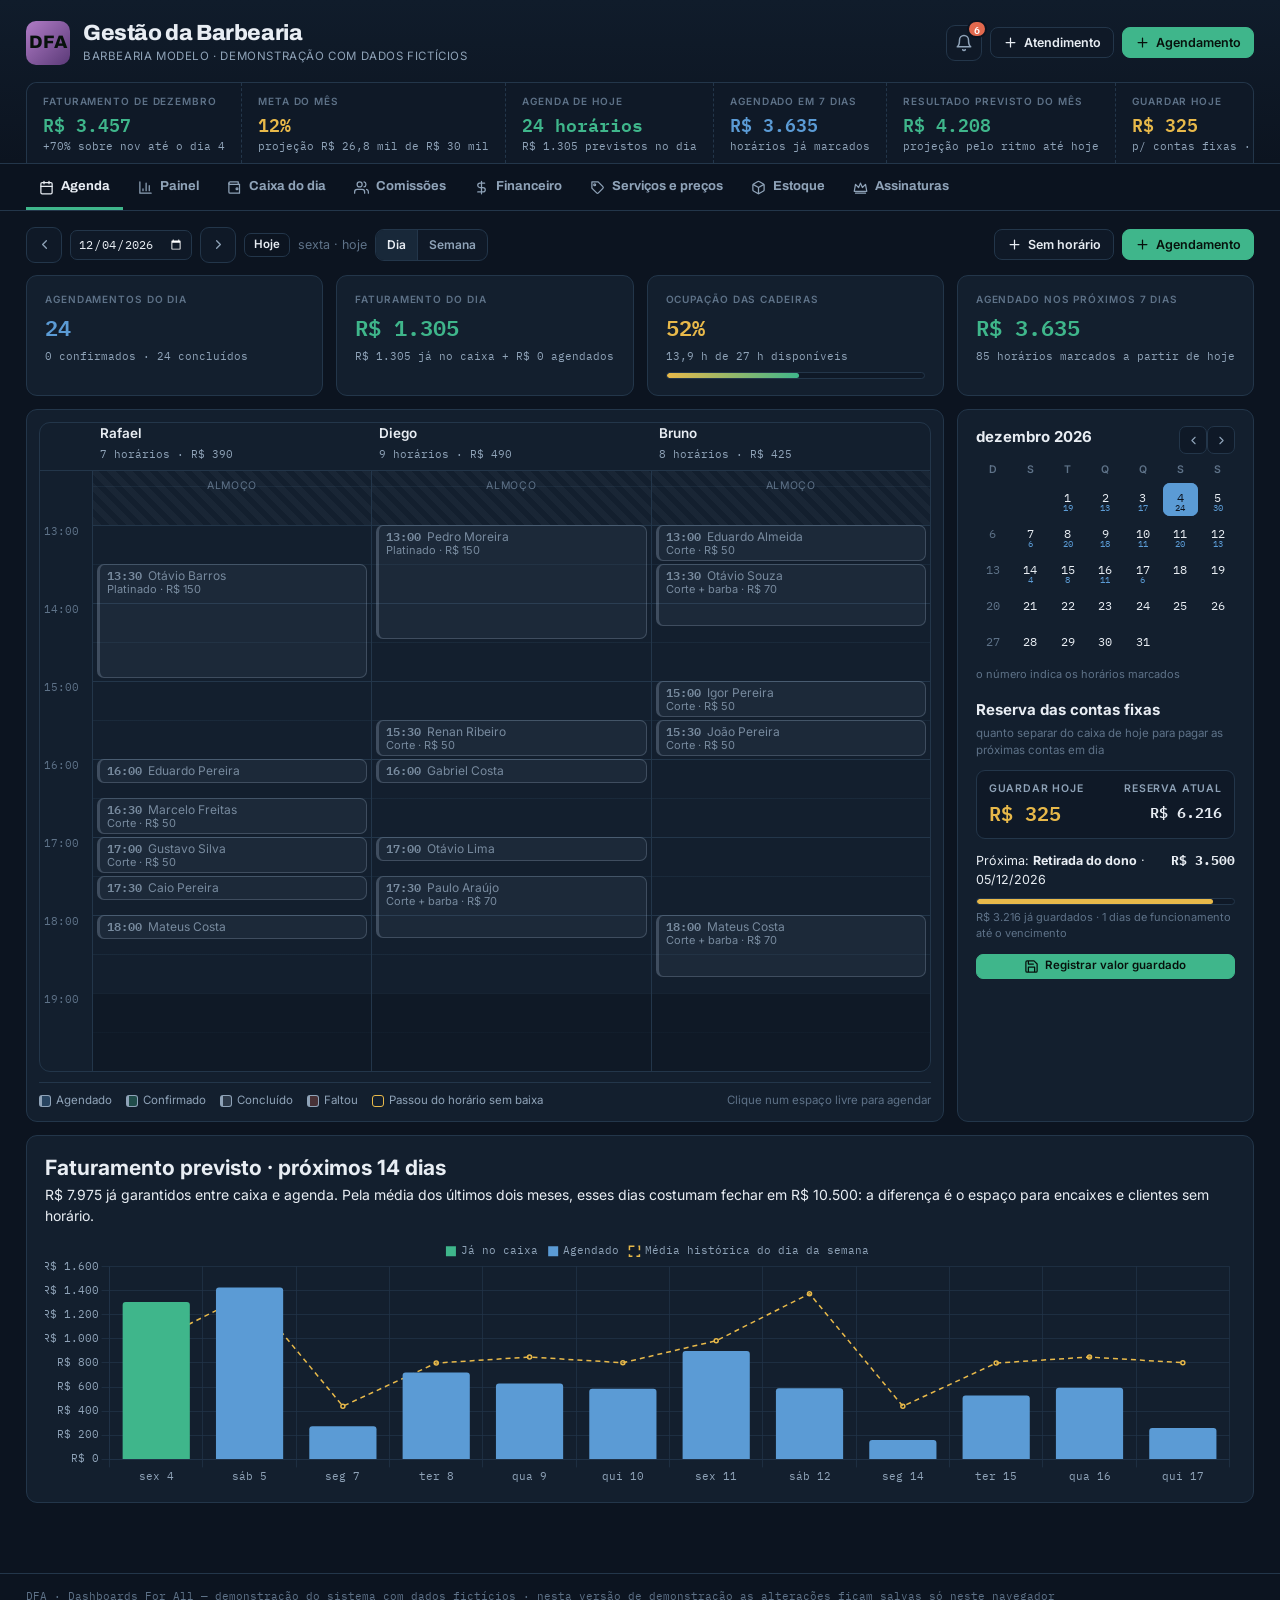
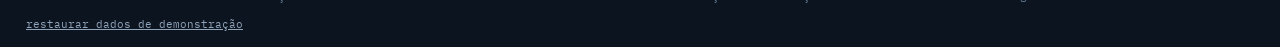
<file: barbearia/index.html>
<!DOCTYPE html>
<html lang="pt-BR">
<head>
<meta charset="UTF-8">
<meta name="viewport" content="width=device-width, initial-scale=1.0">
<title>DFA · Gestão da Barbearia</title>
<meta name="description" content="Dashboards For All: sistema de gestão para barbearia: agenda, caixa, comissões, reserva para as contas fixas, DRE, precificação, estoque e assinaturas.">
<meta name="theme-color" content="#0C1420">
<link rel="preconnect" href="https://fonts.googleapis.com">
<link rel="preconnect" href="https://fonts.gstatic.com" crossorigin>
<link href="https://fonts.googleapis.com/css2?family=Archivo:wght@600;700;800&family=Inter:wght@400;500;600&family=IBM+Plex+Mono:wght@400;500;600&display=swap" rel="stylesheet">
<script>/*!
 * Chart.js v4.5.1
 * https://www.chartjs.org
 * (c) 2025 Chart.js Contributors
 * Released under the MIT License
 */
!function(t,e){"object"==typeof exports&&"undefined"!=typeof module?module.exports=e():"function"==typeof define&&define.amd?define(e):(t="undefined"!=typeof globalThis?globalThis:t||self).Chart=e()}(this,(function(){"use strict";var t=Object.freeze({__proto__:null,get Colors(){return Jo},get Decimation(){return ta},get Filler(){return ba},get Legend(){return Ma},get SubTitle(){return Pa},get Title(){return ka},get Tooltip(){return Na}});function e(){}const i=(()=>{let t=0;return()=>t++})();function s(t){return null==t}function n(t){if(Array.isArray&&Array.isArray(t))return!0;const e=Object.prototype.toString.call(t);return"[object"===e.slice(0,7)&&"Array]"===e.slice(-6)}function o(t){return null!==t&&"[object Object]"===Object.prototype.toString.call(t)}function a(t){return("number"==typeof t||t instanceof Number)&&isFinite(+t)}function r(t,e){return a(t)?t:e}function l(t,e){return void 0===t?e:t}const h=(t,e)=>"string"==typeof t&&t.endsWith("%")?parseFloat(t)/100:+t/e,c=(t,e)=>"string"==typeof t&&t.endsWith("%")?parseFloat(t)/100*e:+t;function d(t,e,i){if(t&&"function"==typeof t.call)return t.apply(i,e)}function u(t,e,i,s){let a,r,l;if(n(t))if(r=t.length,s)for(a=r-1;a>=0;a--)e.call(i,t[a],a);else for(a=0;a<r;a++)e.call(i,t[a],a);else if(o(t))for(l=Object.keys(t),r=l.length,a=0;a<r;a++)e.call(i,t[l[a]],l[a])}function f(t,e){let i,s,n,o;if(!t||!e||t.length!==e.length)return!1;for(i=0,s=t.length;i<s;++i)if(n=t[i],o=e[i],n.datasetIndex!==o.datasetIndex||n.index!==o.index)return!1;return!0}function g(t){if(n(t))return t.map(g);if(o(t)){const e=Object.create(null),i=Object.keys(t),s=i.length;let n=0;for(;n<s;++n)e[i[n]]=g(t[i[n]]);return e}return t}function p(t){return-1===["__proto__","prototype","constructor"].indexOf(t)}function m(t,e,i,s){if(!p(t))return;const n=e[t],a=i[t];o(n)&&o(a)?x(n,a,s):e[t]=g(a)}function x(t,e,i){const s=n(e)?e:[e],a=s.length;if(!o(t))return t;const r=(i=i||{}).merger||m;let l;for(let e=0;e<a;++e){if(l=s[e],!o(l))continue;const n=Object.keys(l);for(let e=0,s=n.length;e<s;++e)r(n[e],t,l,i)}return t}function b(t,e){return x(t,e,{merger:_})}function _(t,e,i){if(!p(t))return;const s=e[t],n=i[t];o(s)&&o(n)?b(s,n):Object.prototype.hasOwnProperty.call(e,t)||(e[t]=g(n))}const y={"":t=>t,x:t=>t.x,y:t=>t.y};function v(t){const e=t.split("."),i=[];let s="";for(const t of e)s+=t,s.endsWith("\\")?s=s.slice(0,-1)+".":(i.push(s),s="");return i}function M(t,e){const i=y[e]||(y[e]=function(t){const e=v(t);return t=>{for(const i of e){if(""===i)break;t=t&&t[i]}return t}}(e));return i(t)}function w(t){return t.charAt(0).toUpperCase()+t.slice(1)}const k=t=>void 0!==t,S=t=>"function"==typeof t,P=(t,e)=>{if(t.size!==e.size)return!1;for(const i of t)if(!e.has(i))return!1;return!0};function D(t){return"mouseup"===t.type||"click"===t.type||"contextmenu"===t.type}const C=Math.PI,O=2*C,A=O+C,T=Number.POSITIVE_INFINITY,L=C/180,E=C/2,R=C/4,I=2*C/3,z=Math.log10,F=Math.sign;function V(t,e,i){return Math.abs(t-e)<i}function B(t){const e=Math.round(t);t=V(t,e,t/1e3)?e:t;const i=Math.pow(10,Math.floor(z(t))),s=t/i;return(s<=1?1:s<=2?2:s<=5?5:10)*i}function W(t){const e=[],i=Math.sqrt(t);let s;for(s=1;s<i;s++)t%s==0&&(e.push(s),e.push(t/s));return i===(0|i)&&e.push(i),e.sort(((t,e)=>t-e)).pop(),e}function N(t){return!function(t){return"symbol"==typeof t||"object"==typeof t&&null!==t&&!(Symbol.toPrimitive in t||"toString"in t||"valueOf"in t)}(t)&&!isNaN(parseFloat(t))&&isFinite(t)}function H(t,e){const i=Math.round(t);return i-e<=t&&i+e>=t}function j(t,e,i){let s,n,o;for(s=0,n=t.length;s<n;s++)o=t[s][i],isNaN(o)||(e.min=Math.min(e.min,o),e.max=Math.max(e.max,o))}function $(t){return t*(C/180)}function Y(t){return t*(180/C)}function U(t){if(!a(t))return;let e=1,i=0;for(;Math.round(t*e)/e!==t;)e*=10,i++;return i}function X(t,e){const i=e.x-t.x,s=e.y-t.y,n=Math.sqrt(i*i+s*s);let o=Math.atan2(s,i);return o<-.5*C&&(o+=O),{angle:o,distance:n}}function q(t,e){return Math.sqrt(Math.pow(e.x-t.x,2)+Math.pow(e.y-t.y,2))}function K(t,e){return(t-e+A)%O-C}function G(t){return(t%O+O)%O}function J(t,e,i,s){const n=G(t),o=G(e),a=G(i),r=G(o-n),l=G(a-n),h=G(n-o),c=G(n-a);return n===o||n===a||s&&o===a||r>l&&h<c}function Z(t,e,i){return Math.max(e,Math.min(i,t))}function Q(t){return Z(t,-32768,32767)}function tt(t,e,i,s=1e-6){return t>=Math.min(e,i)-s&&t<=Math.max(e,i)+s}function et(t,e,i){i=i||(i=>t[i]<e);let s,n=t.length-1,o=0;for(;n-o>1;)s=o+n>>1,i(s)?o=s:n=s;return{lo:o,hi:n}}const it=(t,e,i,s)=>et(t,i,s?s=>{const n=t[s][e];return n<i||n===i&&t[s+1][e]===i}:s=>t[s][e]<i),st=(t,e,i)=>et(t,i,(s=>t[s][e]>=i));function nt(t,e,i){let s=0,n=t.length;for(;s<n&&t[s]<e;)s++;for(;n>s&&t[n-1]>i;)n--;return s>0||n<t.length?t.slice(s,n):t}const ot=["push","pop","shift","splice","unshift"];function at(t,e){t._chartjs?t._chartjs.listeners.push(e):(Object.defineProperty(t,"_chartjs",{configurable:!0,enumerable:!1,value:{listeners:[e]}}),ot.forEach((e=>{const i="_onData"+w(e),s=t[e];Object.defineProperty(t,e,{configurable:!0,enumerable:!1,value(...e){const n=s.apply(this,e);return t._chartjs.listeners.forEach((t=>{"function"==typeof t[i]&&t[i](...e)})),n}})})))}function rt(t,e){const i=t._chartjs;if(!i)return;const s=i.listeners,n=s.indexOf(e);-1!==n&&s.splice(n,1),s.length>0||(ot.forEach((e=>{delete t[e]})),delete t._chartjs)}function lt(t){const e=new Set(t);return e.size===t.length?t:Array.from(e)}const ht="undefined"==typeof window?function(t){return t()}:window.requestAnimationFrame;function ct(t,e){let i=[],s=!1;return function(...n){i=n,s||(s=!0,ht.call(window,(()=>{s=!1,t.apply(e,i)})))}}function dt(t,e){let i;return function(...s){return e?(clearTimeout(i),i=setTimeout(t,e,s)):t.apply(this,s),e}}const ut=t=>"start"===t?"left":"end"===t?"right":"center",ft=(t,e,i)=>"start"===t?e:"end"===t?i:(e+i)/2,gt=(t,e,i,s)=>t===(s?"left":"right")?i:"center"===t?(e+i)/2:e;function pt(t,e,i){const n=e.length;let o=0,a=n;if(t._sorted){const{iScale:r,vScale:l,_parsed:h}=t,c=t.dataset&&t.dataset.options?t.dataset.options.spanGaps:null,d=r.axis,{min:u,max:f,minDefined:g,maxDefined:p}=r.getUserBounds();if(g){if(o=Math.min(it(h,d,u).lo,i?n:it(e,d,r.getPixelForValue(u)).lo),c){const t=h.slice(0,o+1).reverse().findIndex((t=>!s(t[l.axis])));o-=Math.max(0,t)}o=Z(o,0,n-1)}if(p){let t=Math.max(it(h,r.axis,f,!0).hi+1,i?0:it(e,d,r.getPixelForValue(f),!0).hi+1);if(c){const e=h.slice(t-1).findIndex((t=>!s(t[l.axis])));t+=Math.max(0,e)}a=Z(t,o,n)-o}else a=n-o}return{start:o,count:a}}function mt(t){const{xScale:e,yScale:i,_scaleRanges:s}=t,n={xmin:e.min,xmax:e.max,ymin:i.min,ymax:i.max};if(!s)return t._scaleRanges=n,!0;const o=s.xmin!==e.min||s.xmax!==e.max||s.ymin!==i.min||s.ymax!==i.max;return Object.assign(s,n),o}class xt{constructor(){this._request=null,this._charts=new Map,this._running=!1,this._lastDate=void 0}_notify(t,e,i,s){const n=e.listeners[s],o=e.duration;n.forEach((s=>s({chart:t,initial:e.initial,numSteps:o,currentStep:Math.min(i-e.start,o)})))}_refresh(){this._request||(this._running=!0,this._request=ht.call(window,(()=>{this._update(),this._request=null,this._running&&this._refresh()})))}_update(t=Date.now()){let e=0;this._charts.forEach(((i,s)=>{if(!i.running||!i.items.length)return;const n=i.items;let o,a=n.length-1,r=!1;for(;a>=0;--a)o=n[a],o._active?(o._total>i.duration&&(i.duration=o._total),o.tick(t),r=!0):(n[a]=n[n.length-1],n.pop());r&&(s.draw(),this._notify(s,i,t,"progress")),n.length||(i.running=!1,this._notify(s,i,t,"complete"),i.initial=!1),e+=n.length})),this._lastDate=t,0===e&&(this._running=!1)}_getAnims(t){const e=this._charts;let i=e.get(t);return i||(i={running:!1,initial:!0,items:[],listeners:{complete:[],progress:[]}},e.set(t,i)),i}listen(t,e,i){this._getAnims(t).listeners[e].push(i)}add(t,e){e&&e.length&&this._getAnims(t).items.push(...e)}has(t){return this._getAnims(t).items.length>0}start(t){const e=this._charts.get(t);e&&(e.running=!0,e.start=Date.now(),e.duration=e.items.reduce(((t,e)=>Math.max(t,e._duration)),0),this._refresh())}running(t){if(!this._running)return!1;const e=this._charts.get(t);return!!(e&&e.running&&e.items.length)}stop(t){const e=this._charts.get(t);if(!e||!e.items.length)return;const i=e.items;let s=i.length-1;for(;s>=0;--s)i[s].cancel();e.items=[],this._notify(t,e,Date.now(),"complete")}remove(t){return this._charts.delete(t)}}var bt=new xt;
/*!
 * @kurkle/color v0.3.2
 * https://github.com/kurkle/color#readme
 * (c) 2023 Jukka Kurkela
 * Released under the MIT License
 */function _t(t){return t+.5|0}const yt=(t,e,i)=>Math.max(Math.min(t,i),e);function vt(t){return yt(_t(2.55*t),0,255)}function Mt(t){return yt(_t(255*t),0,255)}function wt(t){return yt(_t(t/2.55)/100,0,1)}function kt(t){return yt(_t(100*t),0,100)}const St={0:0,1:1,2:2,3:3,4:4,5:5,6:6,7:7,8:8,9:9,A:10,B:11,C:12,D:13,E:14,F:15,a:10,b:11,c:12,d:13,e:14,f:15},Pt=[..."0123456789ABCDEF"],Dt=t=>Pt[15&t],Ct=t=>Pt[(240&t)>>4]+Pt[15&t],Ot=t=>(240&t)>>4==(15&t);function At(t){var e=(t=>Ot(t.r)&&Ot(t.g)&&Ot(t.b)&&Ot(t.a))(t)?Dt:Ct;return t?"#"+e(t.r)+e(t.g)+e(t.b)+((t,e)=>t<255?e(t):"")(t.a,e):void 0}const Tt=/^(hsla?|hwb|hsv)\(\s*([-+.e\d]+)(?:deg)?[\s,]+([-+.e\d]+)%[\s,]+([-+.e\d]+)%(?:[\s,]+([-+.e\d]+)(%)?)?\s*\)$/;function Lt(t,e,i){const s=e*Math.min(i,1-i),n=(e,n=(e+t/30)%12)=>i-s*Math.max(Math.min(n-3,9-n,1),-1);return[n(0),n(8),n(4)]}function Et(t,e,i){const s=(s,n=(s+t/60)%6)=>i-i*e*Math.max(Math.min(n,4-n,1),0);return[s(5),s(3),s(1)]}function Rt(t,e,i){const s=Lt(t,1,.5);let n;for(e+i>1&&(n=1/(e+i),e*=n,i*=n),n=0;n<3;n++)s[n]*=1-e-i,s[n]+=e;return s}function It(t){const e=t.r/255,i=t.g/255,s=t.b/255,n=Math.max(e,i,s),o=Math.min(e,i,s),a=(n+o)/2;let r,l,h;return n!==o&&(h=n-o,l=a>.5?h/(2-n-o):h/(n+o),r=function(t,e,i,s,n){return t===n?(e-i)/s+(e<i?6:0):e===n?(i-t)/s+2:(t-e)/s+4}(e,i,s,h,n),r=60*r+.5),[0|r,l||0,a]}function zt(t,e,i,s){return(Array.isArray(e)?t(e[0],e[1],e[2]):t(e,i,s)).map(Mt)}function Ft(t,e,i){return zt(Lt,t,e,i)}function Vt(t){return(t%360+360)%360}function Bt(t){const e=Tt.exec(t);let i,s=255;if(!e)return;e[5]!==i&&(s=e[6]?vt(+e[5]):Mt(+e[5]));const n=Vt(+e[2]),o=+e[3]/100,a=+e[4]/100;return i="hwb"===e[1]?function(t,e,i){return zt(Rt,t,e,i)}(n,o,a):"hsv"===e[1]?function(t,e,i){return zt(Et,t,e,i)}(n,o,a):Ft(n,o,a),{r:i[0],g:i[1],b:i[2],a:s}}const Wt={x:"dark",Z:"light",Y:"re",X:"blu",W:"gr",V:"medium",U:"slate",A:"ee",T:"ol",S:"or",B:"ra",C:"lateg",D:"ights",R:"in",Q:"turquois",E:"hi",P:"ro",O:"al",N:"le",M:"de",L:"yello",F:"en",K:"ch",G:"arks",H:"ea",I:"ightg",J:"wh"},Nt={OiceXe:"f0f8ff",antiquewEte:"faebd7",aqua:"ffff",aquamarRe:"7fffd4",azuY:"f0ffff",beige:"f5f5dc",bisque:"ffe4c4",black:"0",blanKedOmond:"ffebcd",Xe:"ff",XeviTet:"8a2be2",bPwn:"a52a2a",burlywood:"deb887",caMtXe:"5f9ea0",KartYuse:"7fff00",KocTate:"d2691e",cSO:"ff7f50",cSnflowerXe:"6495ed",cSnsilk:"fff8dc",crimson:"dc143c",cyan:"ffff",xXe:"8b",xcyan:"8b8b",xgTMnPd:"b8860b",xWay:"a9a9a9",xgYF:"6400",xgYy:"a9a9a9",xkhaki:"bdb76b",xmagFta:"8b008b",xTivegYF:"556b2f",xSange:"ff8c00",xScEd:"9932cc",xYd:"8b0000",xsOmon:"e9967a",xsHgYF:"8fbc8f",xUXe:"483d8b",xUWay:"2f4f4f",xUgYy:"2f4f4f",xQe:"ced1",xviTet:"9400d3",dAppRk:"ff1493",dApskyXe:"bfff",dimWay:"696969",dimgYy:"696969",dodgerXe:"1e90ff",fiYbrick:"b22222",flSOwEte:"fffaf0",foYstWAn:"228b22",fuKsia:"ff00ff",gaRsbSo:"dcdcdc",ghostwEte:"f8f8ff",gTd:"ffd700",gTMnPd:"daa520",Way:"808080",gYF:"8000",gYFLw:"adff2f",gYy:"808080",honeyMw:"f0fff0",hotpRk:"ff69b4",RdianYd:"cd5c5c",Rdigo:"4b0082",ivSy:"fffff0",khaki:"f0e68c",lavFMr:"e6e6fa",lavFMrXsh:"fff0f5",lawngYF:"7cfc00",NmoncEffon:"fffacd",ZXe:"add8e6",ZcSO:"f08080",Zcyan:"e0ffff",ZgTMnPdLw:"fafad2",ZWay:"d3d3d3",ZgYF:"90ee90",ZgYy:"d3d3d3",ZpRk:"ffb6c1",ZsOmon:"ffa07a",ZsHgYF:"20b2aa",ZskyXe:"87cefa",ZUWay:"778899",ZUgYy:"778899",ZstAlXe:"b0c4de",ZLw:"ffffe0",lime:"ff00",limegYF:"32cd32",lRF:"faf0e6",magFta:"ff00ff",maPon:"800000",VaquamarRe:"66cdaa",VXe:"cd",VScEd:"ba55d3",VpurpN:"9370db",VsHgYF:"3cb371",VUXe:"7b68ee",VsprRggYF:"fa9a",VQe:"48d1cc",VviTetYd:"c71585",midnightXe:"191970",mRtcYam:"f5fffa",mistyPse:"ffe4e1",moccasR:"ffe4b5",navajowEte:"ffdead",navy:"80",Tdlace:"fdf5e6",Tive:"808000",TivedBb:"6b8e23",Sange:"ffa500",SangeYd:"ff4500",ScEd:"da70d6",pOegTMnPd:"eee8aa",pOegYF:"98fb98",pOeQe:"afeeee",pOeviTetYd:"db7093",papayawEp:"ffefd5",pHKpuff:"ffdab9",peru:"cd853f",pRk:"ffc0cb",plum:"dda0dd",powMrXe:"b0e0e6",purpN:"800080",YbeccapurpN:"663399",Yd:"ff0000",Psybrown:"bc8f8f",PyOXe:"4169e1",saddNbPwn:"8b4513",sOmon:"fa8072",sandybPwn:"f4a460",sHgYF:"2e8b57",sHshell:"fff5ee",siFna:"a0522d",silver:"c0c0c0",skyXe:"87ceeb",UXe:"6a5acd",UWay:"708090",UgYy:"708090",snow:"fffafa",sprRggYF:"ff7f",stAlXe:"4682b4",tan:"d2b48c",teO:"8080",tEstN:"d8bfd8",tomato:"ff6347",Qe:"40e0d0",viTet:"ee82ee",JHt:"f5deb3",wEte:"ffffff",wEtesmoke:"f5f5f5",Lw:"ffff00",LwgYF:"9acd32"};let Ht;function jt(t){Ht||(Ht=function(){const t={},e=Object.keys(Nt),i=Object.keys(Wt);let s,n,o,a,r;for(s=0;s<e.length;s++){for(a=r=e[s],n=0;n<i.length;n++)o=i[n],r=r.replace(o,Wt[o]);o=parseInt(Nt[a],16),t[r]=[o>>16&255,o>>8&255,255&o]}return t}(),Ht.transparent=[0,0,0,0]);const e=Ht[t.toLowerCase()];return e&&{r:e[0],g:e[1],b:e[2],a:4===e.length?e[3]:255}}const $t=/^rgba?\(\s*([-+.\d]+)(%)?[\s,]+([-+.e\d]+)(%)?[\s,]+([-+.e\d]+)(%)?(?:[\s,/]+([-+.e\d]+)(%)?)?\s*\)$/;const Yt=t=>t<=.0031308?12.92*t:1.055*Math.pow(t,1/2.4)-.055,Ut=t=>t<=.04045?t/12.92:Math.pow((t+.055)/1.055,2.4);function Xt(t,e,i){if(t){let s=It(t);s[e]=Math.max(0,Math.min(s[e]+s[e]*i,0===e?360:1)),s=Ft(s),t.r=s[0],t.g=s[1],t.b=s[2]}}function qt(t,e){return t?Object.assign(e||{},t):t}function Kt(t){var e={r:0,g:0,b:0,a:255};return Array.isArray(t)?t.length>=3&&(e={r:t[0],g:t[1],b:t[2],a:255},t.length>3&&(e.a=Mt(t[3]))):(e=qt(t,{r:0,g:0,b:0,a:1})).a=Mt(e.a),e}function Gt(t){return"r"===t.charAt(0)?function(t){const e=$t.exec(t);let i,s,n,o=255;if(e){if(e[7]!==i){const t=+e[7];o=e[8]?vt(t):yt(255*t,0,255)}return i=+e[1],s=+e[3],n=+e[5],i=255&(e[2]?vt(i):yt(i,0,255)),s=255&(e[4]?vt(s):yt(s,0,255)),n=255&(e[6]?vt(n):yt(n,0,255)),{r:i,g:s,b:n,a:o}}}(t):Bt(t)}class Jt{constructor(t){if(t instanceof Jt)return t;const e=typeof t;let i;var s,n,o;"object"===e?i=Kt(t):"string"===e&&(o=(s=t).length,"#"===s[0]&&(4===o||5===o?n={r:255&17*St[s[1]],g:255&17*St[s[2]],b:255&17*St[s[3]],a:5===o?17*St[s[4]]:255}:7!==o&&9!==o||(n={r:St[s[1]]<<4|St[s[2]],g:St[s[3]]<<4|St[s[4]],b:St[s[5]]<<4|St[s[6]],a:9===o?St[s[7]]<<4|St[s[8]]:255})),i=n||jt(t)||Gt(t)),this._rgb=i,this._valid=!!i}get valid(){return this._valid}get rgb(){var t=qt(this._rgb);return t&&(t.a=wt(t.a)),t}set rgb(t){this._rgb=Kt(t)}rgbString(){return this._valid?(t=this._rgb)&&(t.a<255?`rgba(${t.r}, ${t.g}, ${t.b}, ${wt(t.a)})`:`rgb(${t.r}, ${t.g}, ${t.b})`):void 0;var t}hexString(){return this._valid?At(this._rgb):void 0}hslString(){return this._valid?function(t){if(!t)return;const e=It(t),i=e[0],s=kt(e[1]),n=kt(e[2]);return t.a<255?`hsla(${i}, ${s}%, ${n}%, ${wt(t.a)})`:`hsl(${i}, ${s}%, ${n}%)`}(this._rgb):void 0}mix(t,e){if(t){const i=this.rgb,s=t.rgb;let n;const o=e===n?.5:e,a=2*o-1,r=i.a-s.a,l=((a*r==-1?a:(a+r)/(1+a*r))+1)/2;n=1-l,i.r=255&l*i.r+n*s.r+.5,i.g=255&l*i.g+n*s.g+.5,i.b=255&l*i.b+n*s.b+.5,i.a=o*i.a+(1-o)*s.a,this.rgb=i}return this}interpolate(t,e){return t&&(this._rgb=function(t,e,i){const s=Ut(wt(t.r)),n=Ut(wt(t.g)),o=Ut(wt(t.b));return{r:Mt(Yt(s+i*(Ut(wt(e.r))-s))),g:Mt(Yt(n+i*(Ut(wt(e.g))-n))),b:Mt(Yt(o+i*(Ut(wt(e.b))-o))),a:t.a+i*(e.a-t.a)}}(this._rgb,t._rgb,e)),this}clone(){return new Jt(this.rgb)}alpha(t){return this._rgb.a=Mt(t),this}clearer(t){return this._rgb.a*=1-t,this}greyscale(){const t=this._rgb,e=_t(.3*t.r+.59*t.g+.11*t.b);return t.r=t.g=t.b=e,this}opaquer(t){return this._rgb.a*=1+t,this}negate(){const t=this._rgb;return t.r=255-t.r,t.g=255-t.g,t.b=255-t.b,this}lighten(t){return Xt(this._rgb,2,t),this}darken(t){return Xt(this._rgb,2,-t),this}saturate(t){return Xt(this._rgb,1,t),this}desaturate(t){return Xt(this._rgb,1,-t),this}rotate(t){return function(t,e){var i=It(t);i[0]=Vt(i[0]+e),i=Ft(i),t.r=i[0],t.g=i[1],t.b=i[2]}(this._rgb,t),this}}function Zt(t){if(t&&"object"==typeof t){const e=t.toString();return"[object CanvasPattern]"===e||"[object CanvasGradient]"===e}return!1}function Qt(t){return Zt(t)?t:new Jt(t)}function te(t){return Zt(t)?t:new Jt(t).saturate(.5).darken(.1).hexString()}const ee=["x","y","borderWidth","radius","tension"],ie=["color","borderColor","backgroundColor"];const se=new Map;function ne(t,e,i){return function(t,e){e=e||{};const i=t+JSON.stringify(e);let s=se.get(i);return s||(s=new Intl.NumberFormat(t,e),se.set(i,s)),s}(e,i).format(t)}const oe={values:t=>n(t)?t:""+t,numeric(t,e,i){if(0===t)return"0";const s=this.chart.options.locale;let n,o=t;if(i.length>1){const e=Math.max(Math.abs(i[0].value),Math.abs(i[i.length-1].value));(e<1e-4||e>1e15)&&(n="scientific"),o=function(t,e){let i=e.length>3?e[2].value-e[1].value:e[1].value-e[0].value;Math.abs(i)>=1&&t!==Math.floor(t)&&(i=t-Math.floor(t));return i}(t,i)}const a=z(Math.abs(o)),r=isNaN(a)?1:Math.max(Math.min(-1*Math.floor(a),20),0),l={notation:n,minimumFractionDigits:r,maximumFractionDigits:r};return Object.assign(l,this.options.ticks.format),ne(t,s,l)},logarithmic(t,e,i){if(0===t)return"0";const s=i[e].significand||t/Math.pow(10,Math.floor(z(t)));return[1,2,3,5,10,15].includes(s)||e>.8*i.length?oe.numeric.call(this,t,e,i):""}};var ae={formatters:oe};const re=Object.create(null),le=Object.create(null);function he(t,e){if(!e)return t;const i=e.split(".");for(let e=0,s=i.length;e<s;++e){const s=i[e];t=t[s]||(t[s]=Object.create(null))}return t}function ce(t,e,i){return"string"==typeof e?x(he(t,e),i):x(he(t,""),e)}class de{constructor(t,e){this.animation=void 0,this.backgroundColor="rgba(0,0,0,0.1)",this.borderColor="rgba(0,0,0,0.1)",this.color="#666",this.datasets={},this.devicePixelRatio=t=>t.chart.platform.getDevicePixelRatio(),this.elements={},this.events=["mousemove","mouseout","click","touchstart","touchmove"],this.font={family:"'Helvetica Neue', 'Helvetica', 'Arial', sans-serif",size:12,style:"normal",lineHeight:1.2,weight:null},this.hover={},this.hoverBackgroundColor=(t,e)=>te(e.backgroundColor),this.hoverBorderColor=(t,e)=>te(e.borderColor),this.hoverColor=(t,e)=>te(e.color),this.indexAxis="x",this.interaction={mode:"nearest",intersect:!0,includeInvisible:!1},this.maintainAspectRatio=!0,this.onHover=null,this.onClick=null,this.parsing=!0,this.plugins={},this.responsive=!0,this.scale=void 0,this.scales={},this.showLine=!0,this.drawActiveElementsOnTop=!0,this.describe(t),this.apply(e)}set(t,e){return ce(this,t,e)}get(t){return he(this,t)}describe(t,e){return ce(le,t,e)}override(t,e){return ce(re,t,e)}route(t,e,i,s){const n=he(this,t),a=he(this,i),r="_"+e;Object.defineProperties(n,{[r]:{value:n[e],writable:!0},[e]:{enumerable:!0,get(){const t=this[r],e=a[s];return o(t)?Object.assign({},e,t):l(t,e)},set(t){this[r]=t}}})}apply(t){t.forEach((t=>t(this)))}}var ue=new de({_scriptable:t=>!t.startsWith("on"),_indexable:t=>"events"!==t,hover:{_fallback:"interaction"},interaction:{_scriptable:!1,_indexable:!1}},[function(t){t.set("animation",{delay:void 0,duration:1e3,easing:"easeOutQuart",fn:void 0,from:void 0,loop:void 0,to:void 0,type:void 0}),t.describe("animation",{_fallback:!1,_indexable:!1,_scriptable:t=>"onProgress"!==t&&"onComplete"!==t&&"fn"!==t}),t.set("animations",{colors:{type:"color",properties:ie},numbers:{type:"number",properties:ee}}),t.describe("animations",{_fallback:"animation"}),t.set("transitions",{active:{animation:{duration:400}},resize:{animation:{duration:0}},show:{animations:{colors:{from:"transparent"},visible:{type:"boolean",duration:0}}},hide:{animations:{colors:{to:"transparent"},visible:{type:"boolean",easing:"linear",fn:t=>0|t}}}})},function(t){t.set("layout",{autoPadding:!0,padding:{top:0,right:0,bottom:0,left:0}})},function(t){t.set("scale",{display:!0,offset:!1,reverse:!1,beginAtZero:!1,bounds:"ticks",clip:!0,grace:0,grid:{display:!0,lineWidth:1,drawOnChartArea:!0,drawTicks:!0,tickLength:8,tickWidth:(t,e)=>e.lineWidth,tickColor:(t,e)=>e.color,offset:!1},border:{display:!0,dash:[],dashOffset:0,width:1},title:{display:!1,text:"",padding:{top:4,bottom:4}},ticks:{minRotation:0,maxRotation:50,mirror:!1,textStrokeWidth:0,textStrokeColor:"",padding:3,display:!0,autoSkip:!0,autoSkipPadding:3,labelOffset:0,callback:ae.formatters.values,minor:{},major:{},align:"center",crossAlign:"near",showLabelBackdrop:!1,backdropColor:"rgba(255, 255, 255, 0.75)",backdropPadding:2}}),t.route("scale.ticks","color","","color"),t.route("scale.grid","color","","borderColor"),t.route("scale.border","color","","borderColor"),t.route("scale.title","color","","color"),t.describe("scale",{_fallback:!1,_scriptable:t=>!t.startsWith("before")&&!t.startsWith("after")&&"callback"!==t&&"parser"!==t,_indexable:t=>"borderDash"!==t&&"tickBorderDash"!==t&&"dash"!==t}),t.describe("scales",{_fallback:"scale"}),t.describe("scale.ticks",{_scriptable:t=>"backdropPadding"!==t&&"callback"!==t,_indexable:t=>"backdropPadding"!==t})}]);function fe(){return"undefined"!=typeof window&&"undefined"!=typeof document}function ge(t){let e=t.parentNode;return e&&"[object ShadowRoot]"===e.toString()&&(e=e.host),e}function pe(t,e,i){let s;return"string"==typeof t?(s=parseInt(t,10),-1!==t.indexOf("%")&&(s=s/100*e.parentNode[i])):s=t,s}const me=t=>t.ownerDocument.defaultView.getComputedStyle(t,null);function xe(t,e){return me(t).getPropertyValue(e)}const be=["top","right","bottom","left"];function _e(t,e,i){const s={};i=i?"-"+i:"";for(let n=0;n<4;n++){const o=be[n];s[o]=parseFloat(t[e+"-"+o+i])||0}return s.width=s.left+s.right,s.height=s.top+s.bottom,s}const ye=(t,e,i)=>(t>0||e>0)&&(!i||!i.shadowRoot);function ve(t,e){if("native"in t)return t;const{canvas:i,currentDevicePixelRatio:s}=e,n=me(i),o="border-box"===n.boxSizing,a=_e(n,"padding"),r=_e(n,"border","width"),{x:l,y:h,box:c}=function(t,e){const i=t.touches,s=i&&i.length?i[0]:t,{offsetX:n,offsetY:o}=s;let a,r,l=!1;if(ye(n,o,t.target))a=n,r=o;else{const t=e.getBoundingClientRect();a=s.clientX-t.left,r=s.clientY-t.top,l=!0}return{x:a,y:r,box:l}}(t,i),d=a.left+(c&&r.left),u=a.top+(c&&r.top);let{width:f,height:g}=e;return o&&(f-=a.width+r.width,g-=a.height+r.height),{x:Math.round((l-d)/f*i.width/s),y:Math.round((h-u)/g*i.height/s)}}const Me=t=>Math.round(10*t)/10;function we(t,e,i,s){const n=me(t),o=_e(n,"margin"),a=pe(n.maxWidth,t,"clientWidth")||T,r=pe(n.maxHeight,t,"clientHeight")||T,l=function(t,e,i){let s,n;if(void 0===e||void 0===i){const o=t&&ge(t);if(o){const t=o.getBoundingClientRect(),a=me(o),r=_e(a,"border","width"),l=_e(a,"padding");e=t.width-l.width-r.width,i=t.height-l.height-r.height,s=pe(a.maxWidth,o,"clientWidth"),n=pe(a.maxHeight,o,"clientHeight")}else e=t.clientWidth,i=t.clientHeight}return{width:e,height:i,maxWidth:s||T,maxHeight:n||T}}(t,e,i);let{width:h,height:c}=l;if("content-box"===n.boxSizing){const t=_e(n,"border","width"),e=_e(n,"padding");h-=e.width+t.width,c-=e.height+t.height}h=Math.max(0,h-o.width),c=Math.max(0,s?h/s:c-o.height),h=Me(Math.min(h,a,l.maxWidth)),c=Me(Math.min(c,r,l.maxHeight)),h&&!c&&(c=Me(h/2));return(void 0!==e||void 0!==i)&&s&&l.height&&c>l.height&&(c=l.height,h=Me(Math.floor(c*s))),{width:h,height:c}}function ke(t,e,i){const s=e||1,n=Me(t.height*s),o=Me(t.width*s);t.height=Me(t.height),t.width=Me(t.width);const a=t.canvas;return a.style&&(i||!a.style.height&&!a.style.width)&&(a.style.height=`${t.height}px`,a.style.width=`${t.width}px`),(t.currentDevicePixelRatio!==s||a.height!==n||a.width!==o)&&(t.currentDevicePixelRatio=s,a.height=n,a.width=o,t.ctx.setTransform(s,0,0,s,0,0),!0)}const Se=function(){let t=!1;try{const e={get passive(){return t=!0,!1}};fe()&&(window.addEventListener("test",null,e),window.removeEventListener("test",null,e))}catch(t){}return t}();function Pe(t,e){const i=xe(t,e),s=i&&i.match(/^(\d+)(\.\d+)?px$/);return s?+s[1]:void 0}function De(t){return!t||s(t.size)||s(t.family)?null:(t.style?t.style+" ":"")+(t.weight?t.weight+" ":"")+t.size+"px "+t.family}function Ce(t,e,i,s,n){let o=e[n];return o||(o=e[n]=t.measureText(n).width,i.push(n)),o>s&&(s=o),s}function Oe(t,e,i,s){let o=(s=s||{}).data=s.data||{},a=s.garbageCollect=s.garbageCollect||[];s.font!==e&&(o=s.data={},a=s.garbageCollect=[],s.font=e),t.save(),t.font=e;let r=0;const l=i.length;let h,c,d,u,f;for(h=0;h<l;h++)if(u=i[h],null==u||n(u)){if(n(u))for(c=0,d=u.length;c<d;c++)f=u[c],null==f||n(f)||(r=Ce(t,o,a,r,f))}else r=Ce(t,o,a,r,u);t.restore();const g=a.length/2;if(g>i.length){for(h=0;h<g;h++)delete o[a[h]];a.splice(0,g)}return r}function Ae(t,e,i){const s=t.currentDevicePixelRatio,n=0!==i?Math.max(i/2,.5):0;return Math.round((e-n)*s)/s+n}function Te(t,e){(e||t)&&((e=e||t.getContext("2d")).save(),e.resetTransform(),e.clearRect(0,0,t.width,t.height),e.restore())}function Le(t,e,i,s){Ee(t,e,i,s,null)}function Ee(t,e,i,s,n){let o,a,r,l,h,c,d,u;const f=e.pointStyle,g=e.rotation,p=e.radius;let m=(g||0)*L;if(f&&"object"==typeof f&&(o=f.toString(),"[object HTMLImageElement]"===o||"[object HTMLCanvasElement]"===o))return t.save(),t.translate(i,s),t.rotate(m),t.drawImage(f,-f.width/2,-f.height/2,f.width,f.height),void t.restore();if(!(isNaN(p)||p<=0)){switch(t.beginPath(),f){default:n?t.ellipse(i,s,n/2,p,0,0,O):t.arc(i,s,p,0,O),t.closePath();break;case"triangle":c=n?n/2:p,t.moveTo(i+Math.sin(m)*c,s-Math.cos(m)*p),m+=I,t.lineTo(i+Math.sin(m)*c,s-Math.cos(m)*p),m+=I,t.lineTo(i+Math.sin(m)*c,s-Math.cos(m)*p),t.closePath();break;case"rectRounded":h=.516*p,l=p-h,a=Math.cos(m+R)*l,d=Math.cos(m+R)*(n?n/2-h:l),r=Math.sin(m+R)*l,u=Math.sin(m+R)*(n?n/2-h:l),t.arc(i-d,s-r,h,m-C,m-E),t.arc(i+u,s-a,h,m-E,m),t.arc(i+d,s+r,h,m,m+E),t.arc(i-u,s+a,h,m+E,m+C),t.closePath();break;case"rect":if(!g){l=Math.SQRT1_2*p,c=n?n/2:l,t.rect(i-c,s-l,2*c,2*l);break}m+=R;case"rectRot":d=Math.cos(m)*(n?n/2:p),a=Math.cos(m)*p,r=Math.sin(m)*p,u=Math.sin(m)*(n?n/2:p),t.moveTo(i-d,s-r),t.lineTo(i+u,s-a),t.lineTo(i+d,s+r),t.lineTo(i-u,s+a),t.closePath();break;case"crossRot":m+=R;case"cross":d=Math.cos(m)*(n?n/2:p),a=Math.cos(m)*p,r=Math.sin(m)*p,u=Math.sin(m)*(n?n/2:p),t.moveTo(i-d,s-r),t.lineTo(i+d,s+r),t.moveTo(i+u,s-a),t.lineTo(i-u,s+a);break;case"star":d=Math.cos(m)*(n?n/2:p),a=Math.cos(m)*p,r=Math.sin(m)*p,u=Math.sin(m)*(n?n/2:p),t.moveTo(i-d,s-r),t.lineTo(i+d,s+r),t.moveTo(i+u,s-a),t.lineTo(i-u,s+a),m+=R,d=Math.cos(m)*(n?n/2:p),a=Math.cos(m)*p,r=Math.sin(m)*p,u=Math.sin(m)*(n?n/2:p),t.moveTo(i-d,s-r),t.lineTo(i+d,s+r),t.moveTo(i+u,s-a),t.lineTo(i-u,s+a);break;case"line":a=n?n/2:Math.cos(m)*p,r=Math.sin(m)*p,t.moveTo(i-a,s-r),t.lineTo(i+a,s+r);break;case"dash":t.moveTo(i,s),t.lineTo(i+Math.cos(m)*(n?n/2:p),s+Math.sin(m)*p);break;case!1:t.closePath()}t.fill(),e.borderWidth>0&&t.stroke()}}function Re(t,e,i){return i=i||.5,!e||t&&t.x>e.left-i&&t.x<e.right+i&&t.y>e.top-i&&t.y<e.bottom+i}function Ie(t,e){t.save(),t.beginPath(),t.rect(e.left,e.top,e.right-e.left,e.bottom-e.top),t.clip()}function ze(t){t.restore()}function Fe(t,e,i,s,n){if(!e)return t.lineTo(i.x,i.y);if("middle"===n){const s=(e.x+i.x)/2;t.lineTo(s,e.y),t.lineTo(s,i.y)}else"after"===n!=!!s?t.lineTo(e.x,i.y):t.lineTo(i.x,e.y);t.lineTo(i.x,i.y)}function Ve(t,e,i,s){if(!e)return t.lineTo(i.x,i.y);t.bezierCurveTo(s?e.cp1x:e.cp2x,s?e.cp1y:e.cp2y,s?i.cp2x:i.cp1x,s?i.cp2y:i.cp1y,i.x,i.y)}function Be(t,e,i,s,n){if(n.strikethrough||n.underline){const o=t.measureText(s),a=e-o.actualBoundingBoxLeft,r=e+o.actualBoundingBoxRight,l=i-o.actualBoundingBoxAscent,h=i+o.actualBoundingBoxDescent,c=n.strikethrough?(l+h)/2:h;t.strokeStyle=t.fillStyle,t.beginPath(),t.lineWidth=n.decorationWidth||2,t.moveTo(a,c),t.lineTo(r,c),t.stroke()}}function We(t,e){const i=t.fillStyle;t.fillStyle=e.color,t.fillRect(e.left,e.top,e.width,e.height),t.fillStyle=i}function Ne(t,e,i,o,a,r={}){const l=n(e)?e:[e],h=r.strokeWidth>0&&""!==r.strokeColor;let c,d;for(t.save(),t.font=a.string,function(t,e){e.translation&&t.translate(e.translation[0],e.translation[1]),s(e.rotation)||t.rotate(e.rotation),e.color&&(t.fillStyle=e.color),e.textAlign&&(t.textAlign=e.textAlign),e.textBaseline&&(t.textBaseline=e.textBaseline)}(t,r),c=0;c<l.length;++c)d=l[c],r.backdrop&&We(t,r.backdrop),h&&(r.strokeColor&&(t.strokeStyle=r.strokeColor),s(r.strokeWidth)||(t.lineWidth=r.strokeWidth),t.strokeText(d,i,o,r.maxWidth)),t.fillText(d,i,o,r.maxWidth),Be(t,i,o,d,r),o+=Number(a.lineHeight);t.restore()}function He(t,e){const{x:i,y:s,w:n,h:o,radius:a}=e;t.arc(i+a.topLeft,s+a.topLeft,a.topLeft,1.5*C,C,!0),t.lineTo(i,s+o-a.bottomLeft),t.arc(i+a.bottomLeft,s+o-a.bottomLeft,a.bottomLeft,C,E,!0),t.lineTo(i+n-a.bottomRight,s+o),t.arc(i+n-a.bottomRight,s+o-a.bottomRight,a.bottomRight,E,0,!0),t.lineTo(i+n,s+a.topRight),t.arc(i+n-a.topRight,s+a.topRight,a.topRight,0,-E,!0),t.lineTo(i+a.topLeft,s)}function je(t,e=[""],i,s,n=(()=>t[0])){const o=i||t;void 0===s&&(s=ti("_fallback",t));const a={[Symbol.toStringTag]:"Object",_cacheable:!0,_scopes:t,_rootScopes:o,_fallback:s,_getTarget:n,override:i=>je([i,...t],e,o,s)};return new Proxy(a,{deleteProperty:(e,i)=>(delete e[i],delete e._keys,delete t[0][i],!0),get:(i,s)=>qe(i,s,(()=>function(t,e,i,s){let n;for(const o of e)if(n=ti(Ue(o,t),i),void 0!==n)return Xe(t,n)?Ze(i,s,t,n):n}(s,e,t,i))),getOwnPropertyDescriptor:(t,e)=>Reflect.getOwnPropertyDescriptor(t._scopes[0],e),getPrototypeOf:()=>Reflect.getPrototypeOf(t[0]),has:(t,e)=>ei(t).includes(e),ownKeys:t=>ei(t),set(t,e,i){const s=t._storage||(t._storage=n());return t[e]=s[e]=i,delete t._keys,!0}})}function $e(t,e,i,s){const a={_cacheable:!1,_proxy:t,_context:e,_subProxy:i,_stack:new Set,_descriptors:Ye(t,s),setContext:e=>$e(t,e,i,s),override:n=>$e(t.override(n),e,i,s)};return new Proxy(a,{deleteProperty:(e,i)=>(delete e[i],delete t[i],!0),get:(t,e,i)=>qe(t,e,(()=>function(t,e,i){const{_proxy:s,_context:a,_subProxy:r,_descriptors:l}=t;let h=s[e];S(h)&&l.isScriptable(e)&&(h=function(t,e,i,s){const{_proxy:n,_context:o,_subProxy:a,_stack:r}=i;if(r.has(t))throw new Error("Recursion detected: "+Array.from(r).join("->")+"->"+t);r.add(t);let l=e(o,a||s);r.delete(t),Xe(t,l)&&(l=Ze(n._scopes,n,t,l));return l}(e,h,t,i));n(h)&&h.length&&(h=function(t,e,i,s){const{_proxy:n,_context:a,_subProxy:r,_descriptors:l}=i;if(void 0!==a.index&&s(t))return e[a.index%e.length];if(o(e[0])){const i=e,s=n._scopes.filter((t=>t!==i));e=[];for(const o of i){const i=Ze(s,n,t,o);e.push($e(i,a,r&&r[t],l))}}return e}(e,h,t,l.isIndexable));Xe(e,h)&&(h=$e(h,a,r&&r[e],l));return h}(t,e,i))),getOwnPropertyDescriptor:(e,i)=>e._descriptors.allKeys?Reflect.has(t,i)?{enumerable:!0,configurable:!0}:void 0:Reflect.getOwnPropertyDescriptor(t,i),getPrototypeOf:()=>Reflect.getPrototypeOf(t),has:(e,i)=>Reflect.has(t,i),ownKeys:()=>Reflect.ownKeys(t),set:(e,i,s)=>(t[i]=s,delete e[i],!0)})}function Ye(t,e={scriptable:!0,indexable:!0}){const{_scriptable:i=e.scriptable,_indexable:s=e.indexable,_allKeys:n=e.allKeys}=t;return{allKeys:n,scriptable:i,indexable:s,isScriptable:S(i)?i:()=>i,isIndexable:S(s)?s:()=>s}}const Ue=(t,e)=>t?t+w(e):e,Xe=(t,e)=>o(e)&&"adapters"!==t&&(null===Object.getPrototypeOf(e)||e.constructor===Object);function qe(t,e,i){if(Object.prototype.hasOwnProperty.call(t,e)||"constructor"===e)return t[e];const s=i();return t[e]=s,s}function Ke(t,e,i){return S(t)?t(e,i):t}const Ge=(t,e)=>!0===t?e:"string"==typeof t?M(e,t):void 0;function Je(t,e,i,s,n){for(const o of e){const e=Ge(i,o);if(e){t.add(e);const o=Ke(e._fallback,i,n);if(void 0!==o&&o!==i&&o!==s)return o}else if(!1===e&&void 0!==s&&i!==s)return null}return!1}function Ze(t,e,i,s){const a=e._rootScopes,r=Ke(e._fallback,i,s),l=[...t,...a],h=new Set;h.add(s);let c=Qe(h,l,i,r||i,s);return null!==c&&((void 0===r||r===i||(c=Qe(h,l,r,c,s),null!==c))&&je(Array.from(h),[""],a,r,(()=>function(t,e,i){const s=t._getTarget();e in s||(s[e]={});const a=s[e];if(n(a)&&o(i))return i;return a||{}}(e,i,s))))}function Qe(t,e,i,s,n){for(;i;)i=Je(t,e,i,s,n);return i}function ti(t,e){for(const i of e){if(!i)continue;const e=i[t];if(void 0!==e)return e}}function ei(t){let e=t._keys;return e||(e=t._keys=function(t){const e=new Set;for(const i of t)for(const t of Object.keys(i).filter((t=>!t.startsWith("_"))))e.add(t);return Array.from(e)}(t._scopes)),e}function ii(t,e,i,s){const{iScale:n}=t,{key:o="r"}=this._parsing,a=new Array(s);let r,l,h,c;for(r=0,l=s;r<l;++r)h=r+i,c=e[h],a[r]={r:n.parse(M(c,o),h)};return a}const si=Number.EPSILON||1e-14,ni=(t,e)=>e<t.length&&!t[e].skip&&t[e],oi=t=>"x"===t?"y":"x";function ai(t,e,i,s){const n=t.skip?e:t,o=e,a=i.skip?e:i,r=q(o,n),l=q(a,o);let h=r/(r+l),c=l/(r+l);h=isNaN(h)?0:h,c=isNaN(c)?0:c;const d=s*h,u=s*c;return{previous:{x:o.x-d*(a.x-n.x),y:o.y-d*(a.y-n.y)},next:{x:o.x+u*(a.x-n.x),y:o.y+u*(a.y-n.y)}}}function ri(t,e="x"){const i=oi(e),s=t.length,n=Array(s).fill(0),o=Array(s);let a,r,l,h=ni(t,0);for(a=0;a<s;++a)if(r=l,l=h,h=ni(t,a+1),l){if(h){const t=h[e]-l[e];n[a]=0!==t?(h[i]-l[i])/t:0}o[a]=r?h?F(n[a-1])!==F(n[a])?0:(n[a-1]+n[a])/2:n[a-1]:n[a]}!function(t,e,i){const s=t.length;let n,o,a,r,l,h=ni(t,0);for(let c=0;c<s-1;++c)l=h,h=ni(t,c+1),l&&h&&(V(e[c],0,si)?i[c]=i[c+1]=0:(n=i[c]/e[c],o=i[c+1]/e[c],r=Math.pow(n,2)+Math.pow(o,2),r<=9||(a=3/Math.sqrt(r),i[c]=n*a*e[c],i[c+1]=o*a*e[c])))}(t,n,o),function(t,e,i="x"){const s=oi(i),n=t.length;let o,a,r,l=ni(t,0);for(let h=0;h<n;++h){if(a=r,r=l,l=ni(t,h+1),!r)continue;const n=r[i],c=r[s];a&&(o=(n-a[i])/3,r[`cp1${i}`]=n-o,r[`cp1${s}`]=c-o*e[h]),l&&(o=(l[i]-n)/3,r[`cp2${i}`]=n+o,r[`cp2${s}`]=c+o*e[h])}}(t,o,e)}function li(t,e,i){return Math.max(Math.min(t,i),e)}function hi(t,e,i,s,n){let o,a,r,l;if(e.spanGaps&&(t=t.filter((t=>!t.skip))),"monotone"===e.cubicInterpolationMode)ri(t,n);else{let i=s?t[t.length-1]:t[0];for(o=0,a=t.length;o<a;++o)r=t[o],l=ai(i,r,t[Math.min(o+1,a-(s?0:1))%a],e.tension),r.cp1x=l.previous.x,r.cp1y=l.previous.y,r.cp2x=l.next.x,r.cp2y=l.next.y,i=r}e.capBezierPoints&&function(t,e){let i,s,n,o,a,r=Re(t[0],e);for(i=0,s=t.length;i<s;++i)a=o,o=r,r=i<s-1&&Re(t[i+1],e),o&&(n=t[i],a&&(n.cp1x=li(n.cp1x,e.left,e.right),n.cp1y=li(n.cp1y,e.top,e.bottom)),r&&(n.cp2x=li(n.cp2x,e.left,e.right),n.cp2y=li(n.cp2y,e.top,e.bottom)))}(t,i)}const ci=t=>0===t||1===t,di=(t,e,i)=>-Math.pow(2,10*(t-=1))*Math.sin((t-e)*O/i),ui=(t,e,i)=>Math.pow(2,-10*t)*Math.sin((t-e)*O/i)+1,fi={linear:t=>t,easeInQuad:t=>t*t,easeOutQuad:t=>-t*(t-2),easeInOutQuad:t=>(t/=.5)<1?.5*t*t:-.5*(--t*(t-2)-1),easeInCubic:t=>t*t*t,easeOutCubic:t=>(t-=1)*t*t+1,easeInOutCubic:t=>(t/=.5)<1?.5*t*t*t:.5*((t-=2)*t*t+2),easeInQuart:t=>t*t*t*t,easeOutQuart:t=>-((t-=1)*t*t*t-1),easeInOutQuart:t=>(t/=.5)<1?.5*t*t*t*t:-.5*((t-=2)*t*t*t-2),easeInQuint:t=>t*t*t*t*t,easeOutQuint:t=>(t-=1)*t*t*t*t+1,easeInOutQuint:t=>(t/=.5)<1?.5*t*t*t*t*t:.5*((t-=2)*t*t*t*t+2),easeInSine:t=>1-Math.cos(t*E),easeOutSine:t=>Math.sin(t*E),easeInOutSine:t=>-.5*(Math.cos(C*t)-1),easeInExpo:t=>0===t?0:Math.pow(2,10*(t-1)),easeOutExpo:t=>1===t?1:1-Math.pow(2,-10*t),easeInOutExpo:t=>ci(t)?t:t<.5?.5*Math.pow(2,10*(2*t-1)):.5*(2-Math.pow(2,-10*(2*t-1))),easeInCirc:t=>t>=1?t:-(Math.sqrt(1-t*t)-1),easeOutCirc:t=>Math.sqrt(1-(t-=1)*t),easeInOutCirc:t=>(t/=.5)<1?-.5*(Math.sqrt(1-t*t)-1):.5*(Math.sqrt(1-(t-=2)*t)+1),easeInElastic:t=>ci(t)?t:di(t,.075,.3),easeOutElastic:t=>ci(t)?t:ui(t,.075,.3),easeInOutElastic(t){const e=.1125;return ci(t)?t:t<.5?.5*di(2*t,e,.45):.5+.5*ui(2*t-1,e,.45)},easeInBack(t){const e=1.70158;return t*t*((e+1)*t-e)},easeOutBack(t){const e=1.70158;return(t-=1)*t*((e+1)*t+e)+1},easeInOutBack(t){let e=1.70158;return(t/=.5)<1?t*t*((1+(e*=1.525))*t-e)*.5:.5*((t-=2)*t*((1+(e*=1.525))*t+e)+2)},easeInBounce:t=>1-fi.easeOutBounce(1-t),easeOutBounce(t){const e=7.5625,i=2.75;return t<1/i?e*t*t:t<2/i?e*(t-=1.5/i)*t+.75:t<2.5/i?e*(t-=2.25/i)*t+.9375:e*(t-=2.625/i)*t+.984375},easeInOutBounce:t=>t<.5?.5*fi.easeInBounce(2*t):.5*fi.easeOutBounce(2*t-1)+.5};function gi(t,e,i,s){return{x:t.x+i*(e.x-t.x),y:t.y+i*(e.y-t.y)}}function pi(t,e,i,s){return{x:t.x+i*(e.x-t.x),y:"middle"===s?i<.5?t.y:e.y:"after"===s?i<1?t.y:e.y:i>0?e.y:t.y}}function mi(t,e,i,s){const n={x:t.cp2x,y:t.cp2y},o={x:e.cp1x,y:e.cp1y},a=gi(t,n,i),r=gi(n,o,i),l=gi(o,e,i),h=gi(a,r,i),c=gi(r,l,i);return gi(h,c,i)}const xi=/^(normal|(\d+(?:\.\d+)?)(px|em|%)?)$/,bi=/^(normal|italic|initial|inherit|unset|(oblique( -?[0-9]?[0-9]deg)?))$/;function _i(t,e){const i=(""+t).match(xi);if(!i||"normal"===i[1])return 1.2*e;switch(t=+i[2],i[3]){case"px":return t;case"%":t/=100}return e*t}const yi=t=>+t||0;function vi(t,e){const i={},s=o(e),n=s?Object.keys(e):e,a=o(t)?s?i=>l(t[i],t[e[i]]):e=>t[e]:()=>t;for(const t of n)i[t]=yi(a(t));return i}function Mi(t){return vi(t,{top:"y",right:"x",bottom:"y",left:"x"})}function wi(t){return vi(t,["topLeft","topRight","bottomLeft","bottomRight"])}function ki(t){const e=Mi(t);return e.width=e.left+e.right,e.height=e.top+e.bottom,e}function Si(t,e){t=t||{},e=e||ue.font;let i=l(t.size,e.size);"string"==typeof i&&(i=parseInt(i,10));let s=l(t.style,e.style);s&&!(""+s).match(bi)&&(console.warn('Invalid font style specified: "'+s+'"'),s=void 0);const n={family:l(t.family,e.family),lineHeight:_i(l(t.lineHeight,e.lineHeight),i),size:i,style:s,weight:l(t.weight,e.weight),string:""};return n.string=De(n),n}function Pi(t,e,i,s){let o,a,r,l=!0;for(o=0,a=t.length;o<a;++o)if(r=t[o],void 0!==r&&(void 0!==e&&"function"==typeof r&&(r=r(e),l=!1),void 0!==i&&n(r)&&(r=r[i%r.length],l=!1),void 0!==r))return s&&!l&&(s.cacheable=!1),r}function Di(t,e,i){const{min:s,max:n}=t,o=c(e,(n-s)/2),a=(t,e)=>i&&0===t?0:t+e;return{min:a(s,-Math.abs(o)),max:a(n,o)}}function Ci(t,e){return Object.assign(Object.create(t),e)}function Oi(t,e,i){return t?function(t,e){return{x:i=>t+t+e-i,setWidth(t){e=t},textAlign:t=>"center"===t?t:"right"===t?"left":"right",xPlus:(t,e)=>t-e,leftForLtr:(t,e)=>t-e}}(e,i):{x:t=>t,setWidth(t){},textAlign:t=>t,xPlus:(t,e)=>t+e,leftForLtr:(t,e)=>t}}function Ai(t,e){let i,s;"ltr"!==e&&"rtl"!==e||(i=t.canvas.style,s=[i.getPropertyValue("direction"),i.getPropertyPriority("direction")],i.setProperty("direction",e,"important"),t.prevTextDirection=s)}function Ti(t,e){void 0!==e&&(delete t.prevTextDirection,t.canvas.style.setProperty("direction",e[0],e[1]))}function Li(t){return"angle"===t?{between:J,compare:K,normalize:G}:{between:tt,compare:(t,e)=>t-e,normalize:t=>t}}function Ei({start:t,end:e,count:i,loop:s,style:n}){return{start:t%i,end:e%i,loop:s&&(e-t+1)%i==0,style:n}}function Ri(t,e,i){if(!i)return[t];const{property:s,start:n,end:o}=i,a=e.length,{compare:r,between:l,normalize:h}=Li(s),{start:c,end:d,loop:u,style:f}=function(t,e,i){const{property:s,start:n,end:o}=i,{between:a,normalize:r}=Li(s),l=e.length;let h,c,{start:d,end:u,loop:f}=t;if(f){for(d+=l,u+=l,h=0,c=l;h<c&&a(r(e[d%l][s]),n,o);++h)d--,u--;d%=l,u%=l}return u<d&&(u+=l),{start:d,end:u,loop:f,style:t.style}}(t,e,i),g=[];let p,m,x,b=!1,_=null;const y=()=>b||l(n,x,p)&&0!==r(n,x),v=()=>!b||0===r(o,p)||l(o,x,p);for(let t=c,i=c;t<=d;++t)m=e[t%a],m.skip||(p=h(m[s]),p!==x&&(b=l(p,n,o),null===_&&y()&&(_=0===r(p,n)?t:i),null!==_&&v()&&(g.push(Ei({start:_,end:t,loop:u,count:a,style:f})),_=null),i=t,x=p));return null!==_&&g.push(Ei({start:_,end:d,loop:u,count:a,style:f})),g}function Ii(t,e){const i=[],s=t.segments;for(let n=0;n<s.length;n++){const o=Ri(s[n],t.points,e);o.length&&i.push(...o)}return i}function zi(t,e){const i=t.points,s=t.options.spanGaps,n=i.length;if(!n)return[];const o=!!t._loop,{start:a,end:r}=function(t,e,i,s){let n=0,o=e-1;if(i&&!s)for(;n<e&&!t[n].skip;)n++;for(;n<e&&t[n].skip;)n++;for(n%=e,i&&(o+=n);o>n&&t[o%e].skip;)o--;return o%=e,{start:n,end:o}}(i,n,o,s);if(!0===s)return Fi(t,[{start:a,end:r,loop:o}],i,e);return Fi(t,function(t,e,i,s){const n=t.length,o=[];let a,r=e,l=t[e];for(a=e+1;a<=i;++a){const i=t[a%n];i.skip||i.stop?l.skip||(s=!1,o.push({start:e%n,end:(a-1)%n,loop:s}),e=r=i.stop?a:null):(r=a,l.skip&&(e=a)),l=i}return null!==r&&o.push({start:e%n,end:r%n,loop:s}),o}(i,a,r<a?r+n:r,!!t._fullLoop&&0===a&&r===n-1),i,e)}function Fi(t,e,i,s){return s&&s.setContext&&i?function(t,e,i,s){const n=t._chart.getContext(),o=Vi(t.options),{_datasetIndex:a,options:{spanGaps:r}}=t,l=i.length,h=[];let c=o,d=e[0].start,u=d;function f(t,e,s,n){const o=r?-1:1;if(t!==e){for(t+=l;i[t%l].skip;)t-=o;for(;i[e%l].skip;)e+=o;t%l!=e%l&&(h.push({start:t%l,end:e%l,loop:s,style:n}),c=n,d=e%l)}}for(const t of e){d=r?d:t.start;let e,o=i[d%l];for(u=d+1;u<=t.end;u++){const r=i[u%l];e=Vi(s.setContext(Ci(n,{type:"segment",p0:o,p1:r,p0DataIndex:(u-1)%l,p1DataIndex:u%l,datasetIndex:a}))),Bi(e,c)&&f(d,u-1,t.loop,c),o=r,c=e}d<u-1&&f(d,u-1,t.loop,c)}return h}(t,e,i,s):e}function Vi(t){return{backgroundColor:t.backgroundColor,borderCapStyle:t.borderCapStyle,borderDash:t.borderDash,borderDashOffset:t.borderDashOffset,borderJoinStyle:t.borderJoinStyle,borderWidth:t.borderWidth,borderColor:t.borderColor}}function Bi(t,e){if(!e)return!1;const i=[],s=function(t,e){return Zt(e)?(i.includes(e)||i.push(e),i.indexOf(e)):e};return JSON.stringify(t,s)!==JSON.stringify(e,s)}function Wi(t,e,i){return t.options.clip?t[i]:e[i]}function Ni(t,e){const i=e._clip;if(i.disabled)return!1;const s=function(t,e){const{xScale:i,yScale:s}=t;return i&&s?{left:Wi(i,e,"left"),right:Wi(i,e,"right"),top:Wi(s,e,"top"),bottom:Wi(s,e,"bottom")}:e}(e,t.chartArea);return{left:!1===i.left?0:s.left-(!0===i.left?0:i.left),right:!1===i.right?t.width:s.right+(!0===i.right?0:i.right),top:!1===i.top?0:s.top-(!0===i.top?0:i.top),bottom:!1===i.bottom?t.height:s.bottom+(!0===i.bottom?0:i.bottom)}}var Hi=Object.freeze({__proto__:null,HALF_PI:E,INFINITY:T,PI:C,PITAU:A,QUARTER_PI:R,RAD_PER_DEG:L,TAU:O,TWO_THIRDS_PI:I,_addGrace:Di,_alignPixel:Ae,_alignStartEnd:ft,_angleBetween:J,_angleDiff:K,_arrayUnique:lt,_attachContext:$e,_bezierCurveTo:Ve,_bezierInterpolation:mi,_boundSegment:Ri,_boundSegments:Ii,_capitalize:w,_computeSegments:zi,_createResolver:je,_decimalPlaces:U,_deprecated:function(t,e,i,s){void 0!==e&&console.warn(t+': "'+i+'" is deprecated. Please use "'+s+'" instead')},_descriptors:Ye,_elementsEqual:f,_factorize:W,_filterBetween:nt,_getParentNode:ge,_getStartAndCountOfVisiblePoints:pt,_int16Range:Q,_isBetween:tt,_isClickEvent:D,_isDomSupported:fe,_isPointInArea:Re,_limitValue:Z,_longestText:Oe,_lookup:et,_lookupByKey:it,_measureText:Ce,_merger:m,_mergerIf:_,_normalizeAngle:G,_parseObjectDataRadialScale:ii,_pointInLine:gi,_readValueToProps:vi,_rlookupByKey:st,_scaleRangesChanged:mt,_setMinAndMaxByKey:j,_splitKey:v,_steppedInterpolation:pi,_steppedLineTo:Fe,_textX:gt,_toLeftRightCenter:ut,_updateBezierControlPoints:hi,addRoundedRectPath:He,almostEquals:V,almostWhole:H,callback:d,clearCanvas:Te,clipArea:Ie,clone:g,color:Qt,createContext:Ci,debounce:dt,defined:k,distanceBetweenPoints:q,drawPoint:Le,drawPointLegend:Ee,each:u,easingEffects:fi,finiteOrDefault:r,fontString:function(t,e,i){return e+" "+t+"px "+i},formatNumber:ne,getAngleFromPoint:X,getDatasetClipArea:Ni,getHoverColor:te,getMaximumSize:we,getRelativePosition:ve,getRtlAdapter:Oi,getStyle:xe,isArray:n,isFinite:a,isFunction:S,isNullOrUndef:s,isNumber:N,isObject:o,isPatternOrGradient:Zt,listenArrayEvents:at,log10:z,merge:x,mergeIf:b,niceNum:B,noop:e,overrideTextDirection:Ai,readUsedSize:Pe,renderText:Ne,requestAnimFrame:ht,resolve:Pi,resolveObjectKey:M,restoreTextDirection:Ti,retinaScale:ke,setsEqual:P,sign:F,splineCurve:ai,splineCurveMonotone:ri,supportsEventListenerOptions:Se,throttled:ct,toDegrees:Y,toDimension:c,toFont:Si,toFontString:De,toLineHeight:_i,toPadding:ki,toPercentage:h,toRadians:$,toTRBL:Mi,toTRBLCorners:wi,uid:i,unclipArea:ze,unlistenArrayEvents:rt,valueOrDefault:l});function ji(t,e,i,n){const{controller:o,data:a,_sorted:r}=t,l=o._cachedMeta.iScale,h=t.dataset&&t.dataset.options?t.dataset.options.spanGaps:null;if(l&&e===l.axis&&"r"!==e&&r&&a.length){const r=l._reversePixels?st:it;if(!n){const n=r(a,e,i);if(h){const{vScale:e}=o._cachedMeta,{_parsed:i}=t,a=i.slice(0,n.lo+1).reverse().findIndex((t=>!s(t[e.axis])));n.lo-=Math.max(0,a);const r=i.slice(n.hi).findIndex((t=>!s(t[e.axis])));n.hi+=Math.max(0,r)}return n}if(o._sharedOptions){const t=a[0],s="function"==typeof t.getRange&&t.getRange(e);if(s){const t=r(a,e,i-s),n=r(a,e,i+s);return{lo:t.lo,hi:n.hi}}}}return{lo:0,hi:a.length-1}}function $i(t,e,i,s,n){const o=t.getSortedVisibleDatasetMetas(),a=i[e];for(let t=0,i=o.length;t<i;++t){const{index:i,data:r}=o[t],{lo:l,hi:h}=ji(o[t],e,a,n);for(let t=l;t<=h;++t){const e=r[t];e.skip||s(e,i,t)}}}function Yi(t,e,i,s,n){const o=[];if(!n&&!t.isPointInArea(e))return o;return $i(t,i,e,(function(i,a,r){(n||Re(i,t.chartArea,0))&&i.inRange(e.x,e.y,s)&&o.push({element:i,datasetIndex:a,index:r})}),!0),o}function Ui(t,e,i,s,n,o){let a=[];const r=function(t){const e=-1!==t.indexOf("x"),i=-1!==t.indexOf("y");return function(t,s){const n=e?Math.abs(t.x-s.x):0,o=i?Math.abs(t.y-s.y):0;return Math.sqrt(Math.pow(n,2)+Math.pow(o,2))}}(i);let l=Number.POSITIVE_INFINITY;return $i(t,i,e,(function(i,h,c){const d=i.inRange(e.x,e.y,n);if(s&&!d)return;const u=i.getCenterPoint(n);if(!(!!o||t.isPointInArea(u))&&!d)return;const f=r(e,u);f<l?(a=[{element:i,datasetIndex:h,index:c}],l=f):f===l&&a.push({element:i,datasetIndex:h,index:c})})),a}function Xi(t,e,i,s,n,o){return o||t.isPointInArea(e)?"r"!==i||s?Ui(t,e,i,s,n,o):function(t,e,i,s){let n=[];return $i(t,i,e,(function(t,i,o){const{startAngle:a,endAngle:r}=t.getProps(["startAngle","endAngle"],s),{angle:l}=X(t,{x:e.x,y:e.y});J(l,a,r)&&n.push({element:t,datasetIndex:i,index:o})})),n}(t,e,i,n):[]}function qi(t,e,i,s,n){const o=[],a="x"===i?"inXRange":"inYRange";let r=!1;return $i(t,i,e,((t,s,l)=>{t[a]&&t[a](e[i],n)&&(o.push({element:t,datasetIndex:s,index:l}),r=r||t.inRange(e.x,e.y,n))})),s&&!r?[]:o}var Ki={evaluateInteractionItems:$i,modes:{index(t,e,i,s){const n=ve(e,t),o=i.axis||"x",a=i.includeInvisible||!1,r=i.intersect?Yi(t,n,o,s,a):Xi(t,n,o,!1,s,a),l=[];return r.length?(t.getSortedVisibleDatasetMetas().forEach((t=>{const e=r[0].index,i=t.data[e];i&&!i.skip&&l.push({element:i,datasetIndex:t.index,index:e})})),l):[]},dataset(t,e,i,s){const n=ve(e,t),o=i.axis||"xy",a=i.includeInvisible||!1;let r=i.intersect?Yi(t,n,o,s,a):Xi(t,n,o,!1,s,a);if(r.length>0){const e=r[0].datasetIndex,i=t.getDatasetMeta(e).data;r=[];for(let t=0;t<i.length;++t)r.push({element:i[t],datasetIndex:e,index:t})}return r},point:(t,e,i,s)=>Yi(t,ve(e,t),i.axis||"xy",s,i.includeInvisible||!1),nearest(t,e,i,s){const n=ve(e,t),o=i.axis||"xy",a=i.includeInvisible||!1;return Xi(t,n,o,i.intersect,s,a)},x:(t,e,i,s)=>qi(t,ve(e,t),"x",i.intersect,s),y:(t,e,i,s)=>qi(t,ve(e,t),"y",i.intersect,s)}};const Gi=["left","top","right","bottom"];function Ji(t,e){return t.filter((t=>t.pos===e))}function Zi(t,e){return t.filter((t=>-1===Gi.indexOf(t.pos)&&t.box.axis===e))}function Qi(t,e){return t.sort(((t,i)=>{const s=e?i:t,n=e?t:i;return s.weight===n.weight?s.index-n.index:s.weight-n.weight}))}function ts(t,e){const i=function(t){const e={};for(const i of t){const{stack:t,pos:s,stackWeight:n}=i;if(!t||!Gi.includes(s))continue;const o=e[t]||(e[t]={count:0,placed:0,weight:0,size:0});o.count++,o.weight+=n}return e}(t),{vBoxMaxWidth:s,hBoxMaxHeight:n}=e;let o,a,r;for(o=0,a=t.length;o<a;++o){r=t[o];const{fullSize:a}=r.box,l=i[r.stack],h=l&&r.stackWeight/l.weight;r.horizontal?(r.width=h?h*s:a&&e.availableWidth,r.height=n):(r.width=s,r.height=h?h*n:a&&e.availableHeight)}return i}function es(t,e,i,s){return Math.max(t[i],e[i])+Math.max(t[s],e[s])}function is(t,e){t.top=Math.max(t.top,e.top),t.left=Math.max(t.left,e.left),t.bottom=Math.max(t.bottom,e.bottom),t.right=Math.max(t.right,e.right)}function ss(t,e,i,s){const{pos:n,box:a}=i,r=t.maxPadding;if(!o(n)){i.size&&(t[n]-=i.size);const e=s[i.stack]||{size:0,count:1};e.size=Math.max(e.size,i.horizontal?a.height:a.width),i.size=e.size/e.count,t[n]+=i.size}a.getPadding&&is(r,a.getPadding());const l=Math.max(0,e.outerWidth-es(r,t,"left","right")),h=Math.max(0,e.outerHeight-es(r,t,"top","bottom")),c=l!==t.w,d=h!==t.h;return t.w=l,t.h=h,i.horizontal?{same:c,other:d}:{same:d,other:c}}function ns(t,e){const i=e.maxPadding;function s(t){const s={left:0,top:0,right:0,bottom:0};return t.forEach((t=>{s[t]=Math.max(e[t],i[t])})),s}return s(t?["left","right"]:["top","bottom"])}function os(t,e,i,s){const n=[];let o,a,r,l,h,c;for(o=0,a=t.length,h=0;o<a;++o){r=t[o],l=r.box,l.update(r.width||e.w,r.height||e.h,ns(r.horizontal,e));const{same:a,other:d}=ss(e,i,r,s);h|=a&&n.length,c=c||d,l.fullSize||n.push(r)}return h&&os(n,e,i,s)||c}function as(t,e,i,s,n){t.top=i,t.left=e,t.right=e+s,t.bottom=i+n,t.width=s,t.height=n}function rs(t,e,i,s){const n=i.padding;let{x:o,y:a}=e;for(const r of t){const t=r.box,l=s[r.stack]||{count:1,placed:0,weight:1},h=r.stackWeight/l.weight||1;if(r.horizontal){const s=e.w*h,o=l.size||t.height;k(l.start)&&(a=l.start),t.fullSize?as(t,n.left,a,i.outerWidth-n.right-n.left,o):as(t,e.left+l.placed,a,s,o),l.start=a,l.placed+=s,a=t.bottom}else{const s=e.h*h,a=l.size||t.width;k(l.start)&&(o=l.start),t.fullSize?as(t,o,n.top,a,i.outerHeight-n.bottom-n.top):as(t,o,e.top+l.placed,a,s),l.start=o,l.placed+=s,o=t.right}}e.x=o,e.y=a}var ls={addBox(t,e){t.boxes||(t.boxes=[]),e.fullSize=e.fullSize||!1,e.position=e.position||"top",e.weight=e.weight||0,e._layers=e._layers||function(){return[{z:0,draw(t){e.draw(t)}}]},t.boxes.push(e)},removeBox(t,e){const i=t.boxes?t.boxes.indexOf(e):-1;-1!==i&&t.boxes.splice(i,1)},configure(t,e,i){e.fullSize=i.fullSize,e.position=i.position,e.weight=i.weight},update(t,e,i,s){if(!t)return;const n=ki(t.options.layout.padding),o=Math.max(e-n.width,0),a=Math.max(i-n.height,0),r=function(t){const e=function(t){const e=[];let i,s,n,o,a,r;for(i=0,s=(t||[]).length;i<s;++i)n=t[i],({position:o,options:{stack:a,stackWeight:r=1}}=n),e.push({index:i,box:n,pos:o,horizontal:n.isHorizontal(),weight:n.weight,stack:a&&o+a,stackWeight:r});return e}(t),i=Qi(e.filter((t=>t.box.fullSize)),!0),s=Qi(Ji(e,"left"),!0),n=Qi(Ji(e,"right")),o=Qi(Ji(e,"top"),!0),a=Qi(Ji(e,"bottom")),r=Zi(e,"x"),l=Zi(e,"y");return{fullSize:i,leftAndTop:s.concat(o),rightAndBottom:n.concat(l).concat(a).concat(r),chartArea:Ji(e,"chartArea"),vertical:s.concat(n).concat(l),horizontal:o.concat(a).concat(r)}}(t.boxes),l=r.vertical,h=r.horizontal;u(t.boxes,(t=>{"function"==typeof t.beforeLayout&&t.beforeLayout()}));const c=l.reduce(((t,e)=>e.box.options&&!1===e.box.options.display?t:t+1),0)||1,d=Object.freeze({outerWidth:e,outerHeight:i,padding:n,availableWidth:o,availableHeight:a,vBoxMaxWidth:o/2/c,hBoxMaxHeight:a/2}),f=Object.assign({},n);is(f,ki(s));const g=Object.assign({maxPadding:f,w:o,h:a,x:n.left,y:n.top},n),p=ts(l.concat(h),d);os(r.fullSize,g,d,p),os(l,g,d,p),os(h,g,d,p)&&os(l,g,d,p),function(t){const e=t.maxPadding;function i(i){const s=Math.max(e[i]-t[i],0);return t[i]+=s,s}t.y+=i("top"),t.x+=i("left"),i("right"),i("bottom")}(g),rs(r.leftAndTop,g,d,p),g.x+=g.w,g.y+=g.h,rs(r.rightAndBottom,g,d,p),t.chartArea={left:g.left,top:g.top,right:g.left+g.w,bottom:g.top+g.h,height:g.h,width:g.w},u(r.chartArea,(e=>{const i=e.box;Object.assign(i,t.chartArea),i.update(g.w,g.h,{left:0,top:0,right:0,bottom:0})}))}};class hs{acquireContext(t,e){}releaseContext(t){return!1}addEventListener(t,e,i){}removeEventListener(t,e,i){}getDevicePixelRatio(){return 1}getMaximumSize(t,e,i,s){return e=Math.max(0,e||t.width),i=i||t.height,{width:e,height:Math.max(0,s?Math.floor(e/s):i)}}isAttached(t){return!0}updateConfig(t){}}class cs extends hs{acquireContext(t){return t&&t.getContext&&t.getContext("2d")||null}updateConfig(t){t.options.animation=!1}}const ds="$chartjs",us={touchstart:"mousedown",touchmove:"mousemove",touchend:"mouseup",pointerenter:"mouseenter",pointerdown:"mousedown",pointermove:"mousemove",pointerup:"mouseup",pointerleave:"mouseout",pointerout:"mouseout"},fs=t=>null===t||""===t;const gs=!!Se&&{passive:!0};function ps(t,e,i){t&&t.canvas&&t.canvas.removeEventListener(e,i,gs)}function ms(t,e){for(const i of t)if(i===e||i.contains(e))return!0}function xs(t,e,i){const s=t.canvas,n=new MutationObserver((t=>{let e=!1;for(const i of t)e=e||ms(i.addedNodes,s),e=e&&!ms(i.removedNodes,s);e&&i()}));return n.observe(document,{childList:!0,subtree:!0}),n}function bs(t,e,i){const s=t.canvas,n=new MutationObserver((t=>{let e=!1;for(const i of t)e=e||ms(i.removedNodes,s),e=e&&!ms(i.addedNodes,s);e&&i()}));return n.observe(document,{childList:!0,subtree:!0}),n}const _s=new Map;let ys=0;function vs(){const t=window.devicePixelRatio;t!==ys&&(ys=t,_s.forEach(((e,i)=>{i.currentDevicePixelRatio!==t&&e()})))}function Ms(t,e,i){const s=t.canvas,n=s&&ge(s);if(!n)return;const o=ct(((t,e)=>{const s=n.clientWidth;i(t,e),s<n.clientWidth&&i()}),window),a=new ResizeObserver((t=>{const e=t[0],i=e.contentRect.width,s=e.contentRect.height;0===i&&0===s||o(i,s)}));return a.observe(n),function(t,e){_s.size||window.addEventListener("resize",vs),_s.set(t,e)}(t,o),a}function ws(t,e,i){i&&i.disconnect(),"resize"===e&&function(t){_s.delete(t),_s.size||window.removeEventListener("resize",vs)}(t)}function ks(t,e,i){const s=t.canvas,n=ct((e=>{null!==t.ctx&&i(function(t,e){const i=us[t.type]||t.type,{x:s,y:n}=ve(t,e);return{type:i,chart:e,native:t,x:void 0!==s?s:null,y:void 0!==n?n:null}}(e,t))}),t);return function(t,e,i){t&&t.addEventListener(e,i,gs)}(s,e,n),n}class Ss extends hs{acquireContext(t,e){const i=t&&t.getContext&&t.getContext("2d");return i&&i.canvas===t?(function(t,e){const i=t.style,s=t.getAttribute("height"),n=t.getAttribute("width");if(t[ds]={initial:{height:s,width:n,style:{display:i.display,height:i.height,width:i.width}}},i.display=i.display||"block",i.boxSizing=i.boxSizing||"border-box",fs(n)){const e=Pe(t,"width");void 0!==e&&(t.width=e)}if(fs(s))if(""===t.style.height)t.height=t.width/(e||2);else{const e=Pe(t,"height");void 0!==e&&(t.height=e)}}(t,e),i):null}releaseContext(t){const e=t.canvas;if(!e[ds])return!1;const i=e[ds].initial;["height","width"].forEach((t=>{const n=i[t];s(n)?e.removeAttribute(t):e.setAttribute(t,n)}));const n=i.style||{};return Object.keys(n).forEach((t=>{e.style[t]=n[t]})),e.width=e.width,delete e[ds],!0}addEventListener(t,e,i){this.removeEventListener(t,e);const s=t.$proxies||(t.$proxies={}),n={attach:xs,detach:bs,resize:Ms}[e]||ks;s[e]=n(t,e,i)}removeEventListener(t,e){const i=t.$proxies||(t.$proxies={}),s=i[e];if(!s)return;({attach:ws,detach:ws,resize:ws}[e]||ps)(t,e,s),i[e]=void 0}getDevicePixelRatio(){return window.devicePixelRatio}getMaximumSize(t,e,i,s){return we(t,e,i,s)}isAttached(t){const e=t&&ge(t);return!(!e||!e.isConnected)}}function Ps(t){return!fe()||"undefined"!=typeof OffscreenCanvas&&t instanceof OffscreenCanvas?cs:Ss}var Ds=Object.freeze({__proto__:null,BasePlatform:hs,BasicPlatform:cs,DomPlatform:Ss,_detectPlatform:Ps});const Cs="transparent",Os={boolean:(t,e,i)=>i>.5?e:t,color(t,e,i){const s=Qt(t||Cs),n=s.valid&&Qt(e||Cs);return n&&n.valid?n.mix(s,i).hexString():e},number:(t,e,i)=>t+(e-t)*i};class As{constructor(t,e,i,s){const n=e[i];s=Pi([t.to,s,n,t.from]);const o=Pi([t.from,n,s]);this._active=!0,this._fn=t.fn||Os[t.type||typeof o],this._easing=fi[t.easing]||fi.linear,this._start=Math.floor(Date.now()+(t.delay||0)),this._duration=this._total=Math.floor(t.duration),this._loop=!!t.loop,this._target=e,this._prop=i,this._from=o,this._to=s,this._promises=void 0}active(){return this._active}update(t,e,i){if(this._active){this._notify(!1);const s=this._target[this._prop],n=i-this._start,o=this._duration-n;this._start=i,this._duration=Math.floor(Math.max(o,t.duration)),this._total+=n,this._loop=!!t.loop,this._to=Pi([t.to,e,s,t.from]),this._from=Pi([t.from,s,e])}}cancel(){this._active&&(this.tick(Date.now()),this._active=!1,this._notify(!1))}tick(t){const e=t-this._start,i=this._duration,s=this._prop,n=this._from,o=this._loop,a=this._to;let r;if(this._active=n!==a&&(o||e<i),!this._active)return this._target[s]=a,void this._notify(!0);e<0?this._target[s]=n:(r=e/i%2,r=o&&r>1?2-r:r,r=this._easing(Math.min(1,Math.max(0,r))),this._target[s]=this._fn(n,a,r))}wait(){const t=this._promises||(this._promises=[]);return new Promise(((e,i)=>{t.push({res:e,rej:i})}))}_notify(t){const e=t?"res":"rej",i=this._promises||[];for(let t=0;t<i.length;t++)i[t][e]()}}class Ts{constructor(t,e){this._chart=t,this._properties=new Map,this.configure(e)}configure(t){if(!o(t))return;const e=Object.keys(ue.animation),i=this._properties;Object.getOwnPropertyNames(t).forEach((s=>{const a=t[s];if(!o(a))return;const r={};for(const t of e)r[t]=a[t];(n(a.properties)&&a.properties||[s]).forEach((t=>{t!==s&&i.has(t)||i.set(t,r)}))}))}_animateOptions(t,e){const i=e.options,s=function(t,e){if(!e)return;let i=t.options;if(!i)return void(t.options=e);i.$shared&&(t.options=i=Object.assign({},i,{$shared:!1,$animations:{}}));return i}(t,i);if(!s)return[];const n=this._createAnimations(s,i);return i.$shared&&function(t,e){const i=[],s=Object.keys(e);for(let e=0;e<s.length;e++){const n=t[s[e]];n&&n.active()&&i.push(n.wait())}return Promise.all(i)}(t.options.$animations,i).then((()=>{t.options=i}),(()=>{})),n}_createAnimations(t,e){const i=this._properties,s=[],n=t.$animations||(t.$animations={}),o=Object.keys(e),a=Date.now();let r;for(r=o.length-1;r>=0;--r){const l=o[r];if("$"===l.charAt(0))continue;if("options"===l){s.push(...this._animateOptions(t,e));continue}const h=e[l];let c=n[l];const d=i.get(l);if(c){if(d&&c.active()){c.update(d,h,a);continue}c.cancel()}d&&d.duration?(n[l]=c=new As(d,t,l,h),s.push(c)):t[l]=h}return s}update(t,e){if(0===this._properties.size)return void Object.assign(t,e);const i=this._createAnimations(t,e);return i.length?(bt.add(this._chart,i),!0):void 0}}function Ls(t,e){const i=t&&t.options||{},s=i.reverse,n=void 0===i.min?e:0,o=void 0===i.max?e:0;return{start:s?o:n,end:s?n:o}}function Es(t,e){const i=[],s=t._getSortedDatasetMetas(e);let n,o;for(n=0,o=s.length;n<o;++n)i.push(s[n].index);return i}function Rs(t,e,i,s={}){const n=t.keys,o="single"===s.mode;let r,l,h,c;if(null===e)return;let d=!1;for(r=0,l=n.length;r<l;++r){if(h=+n[r],h===i){if(d=!0,s.all)continue;break}c=t.values[h],a(c)&&(o||0===e||F(e)===F(c))&&(e+=c)}return d||s.all?e:0}function Is(t,e){const i=t&&t.options.stacked;return i||void 0===i&&void 0!==e.stack}function zs(t,e,i){const s=t[e]||(t[e]={});return s[i]||(s[i]={})}function Fs(t,e,i,s){for(const n of e.getMatchingVisibleMetas(s).reverse()){const e=t[n.index];if(i&&e>0||!i&&e<0)return n.index}return null}function Vs(t,e){const{chart:i,_cachedMeta:s}=t,n=i._stacks||(i._stacks={}),{iScale:o,vScale:a,index:r}=s,l=o.axis,h=a.axis,c=function(t,e,i){return`${t.id}.${e.id}.${i.stack||i.type}`}(o,a,s),d=e.length;let u;for(let t=0;t<d;++t){const i=e[t],{[l]:o,[h]:d}=i;u=(i._stacks||(i._stacks={}))[h]=zs(n,c,o),u[r]=d,u._top=Fs(u,a,!0,s.type),u._bottom=Fs(u,a,!1,s.type);(u._visualValues||(u._visualValues={}))[r]=d}}function Bs(t,e){const i=t.scales;return Object.keys(i).filter((t=>i[t].axis===e)).shift()}function Ws(t,e){const i=t.controller.index,s=t.vScale&&t.vScale.axis;if(s){e=e||t._parsed;for(const t of e){const e=t._stacks;if(!e||void 0===e[s]||void 0===e[s][i])return;delete e[s][i],void 0!==e[s]._visualValues&&void 0!==e[s]._visualValues[i]&&delete e[s]._visualValues[i]}}}const Ns=t=>"reset"===t||"none"===t,Hs=(t,e)=>e?t:Object.assign({},t);class js{static defaults={};static datasetElementType=null;static dataElementType=null;constructor(t,e){this.chart=t,this._ctx=t.ctx,this.index=e,this._cachedDataOpts={},this._cachedMeta=this.getMeta(),this._type=this._cachedMeta.type,this.options=void 0,this._parsing=!1,this._data=void 0,this._objectData=void 0,this._sharedOptions=void 0,this._drawStart=void 0,this._drawCount=void 0,this.enableOptionSharing=!1,this.supportsDecimation=!1,this.$context=void 0,this._syncList=[],this.datasetElementType=new.target.datasetElementType,this.dataElementType=new.target.dataElementType,this.initialize()}initialize(){const t=this._cachedMeta;this.configure(),this.linkScales(),t._stacked=Is(t.vScale,t),this.addElements(),this.options.fill&&!this.chart.isPluginEnabled("filler")&&console.warn("Tried to use the 'fill' option without the 'Filler' plugin enabled. Please import and register the 'Filler' plugin and make sure it is not disabled in the options")}updateIndex(t){this.index!==t&&Ws(this._cachedMeta),this.index=t}linkScales(){const t=this.chart,e=this._cachedMeta,i=this.getDataset(),s=(t,e,i,s)=>"x"===t?e:"r"===t?s:i,n=e.xAxisID=l(i.xAxisID,Bs(t,"x")),o=e.yAxisID=l(i.yAxisID,Bs(t,"y")),a=e.rAxisID=l(i.rAxisID,Bs(t,"r")),r=e.indexAxis,h=e.iAxisID=s(r,n,o,a),c=e.vAxisID=s(r,o,n,a);e.xScale=this.getScaleForId(n),e.yScale=this.getScaleForId(o),e.rScale=this.getScaleForId(a),e.iScale=this.getScaleForId(h),e.vScale=this.getScaleForId(c)}getDataset(){return this.chart.data.datasets[this.index]}getMeta(){return this.chart.getDatasetMeta(this.index)}getScaleForId(t){return this.chart.scales[t]}_getOtherScale(t){const e=this._cachedMeta;return t===e.iScale?e.vScale:e.iScale}reset(){this._update("reset")}_destroy(){const t=this._cachedMeta;this._data&&rt(this._data,this),t._stacked&&Ws(t)}_dataCheck(){const t=this.getDataset(),e=t.data||(t.data=[]),i=this._data;if(o(e)){const t=this._cachedMeta;this._data=function(t,e){const{iScale:i,vScale:s}=e,n="x"===i.axis?"x":"y",o="x"===s.axis?"x":"y",a=Object.keys(t),r=new Array(a.length);let l,h,c;for(l=0,h=a.length;l<h;++l)c=a[l],r[l]={[n]:c,[o]:t[c]};return r}(e,t)}else if(i!==e){if(i){rt(i,this);const t=this._cachedMeta;Ws(t),t._parsed=[]}e&&Object.isExtensible(e)&&at(e,this),this._syncList=[],this._data=e}}addElements(){const t=this._cachedMeta;this._dataCheck(),this.datasetElementType&&(t.dataset=new this.datasetElementType)}buildOrUpdateElements(t){const e=this._cachedMeta,i=this.getDataset();let s=!1;this._dataCheck();const n=e._stacked;e._stacked=Is(e.vScale,e),e.stack!==i.stack&&(s=!0,Ws(e),e.stack=i.stack),this._resyncElements(t),(s||n!==e._stacked)&&(Vs(this,e._parsed),e._stacked=Is(e.vScale,e))}configure(){const t=this.chart.config,e=t.datasetScopeKeys(this._type),i=t.getOptionScopes(this.getDataset(),e,!0);this.options=t.createResolver(i,this.getContext()),this._parsing=this.options.parsing,this._cachedDataOpts={}}parse(t,e){const{_cachedMeta:i,_data:s}=this,{iScale:a,_stacked:r}=i,l=a.axis;let h,c,d,u=0===t&&e===s.length||i._sorted,f=t>0&&i._parsed[t-1];if(!1===this._parsing)i._parsed=s,i._sorted=!0,d=s;else{d=n(s[t])?this.parseArrayData(i,s,t,e):o(s[t])?this.parseObjectData(i,s,t,e):this.parsePrimitiveData(i,s,t,e);const a=()=>null===c[l]||f&&c[l]<f[l];for(h=0;h<e;++h)i._parsed[h+t]=c=d[h],u&&(a()&&(u=!1),f=c);i._sorted=u}r&&Vs(this,d)}parsePrimitiveData(t,e,i,s){const{iScale:n,vScale:o}=t,a=n.axis,r=o.axis,l=n.getLabels(),h=n===o,c=new Array(s);let d,u,f;for(d=0,u=s;d<u;++d)f=d+i,c[d]={[a]:h||n.parse(l[f],f),[r]:o.parse(e[f],f)};return c}parseArrayData(t,e,i,s){const{xScale:n,yScale:o}=t,a=new Array(s);let r,l,h,c;for(r=0,l=s;r<l;++r)h=r+i,c=e[h],a[r]={x:n.parse(c[0],h),y:o.parse(c[1],h)};return a}parseObjectData(t,e,i,s){const{xScale:n,yScale:o}=t,{xAxisKey:a="x",yAxisKey:r="y"}=this._parsing,l=new Array(s);let h,c,d,u;for(h=0,c=s;h<c;++h)d=h+i,u=e[d],l[h]={x:n.parse(M(u,a),d),y:o.parse(M(u,r),d)};return l}getParsed(t){return this._cachedMeta._parsed[t]}getDataElement(t){return this._cachedMeta.data[t]}applyStack(t,e,i){const s=this.chart,n=this._cachedMeta,o=e[t.axis];return Rs({keys:Es(s,!0),values:e._stacks[t.axis]._visualValues},o,n.index,{mode:i})}updateRangeFromParsed(t,e,i,s){const n=i[e.axis];let o=null===n?NaN:n;const a=s&&i._stacks[e.axis];s&&a&&(s.values=a,o=Rs(s,n,this._cachedMeta.index)),t.min=Math.min(t.min,o),t.max=Math.max(t.max,o)}getMinMax(t,e){const i=this._cachedMeta,s=i._parsed,n=i._sorted&&t===i.iScale,o=s.length,r=this._getOtherScale(t),l=((t,e,i)=>t&&!e.hidden&&e._stacked&&{keys:Es(i,!0),values:null})(e,i,this.chart),h={min:Number.POSITIVE_INFINITY,max:Number.NEGATIVE_INFINITY},{min:c,max:d}=function(t){const{min:e,max:i,minDefined:s,maxDefined:n}=t.getUserBounds();return{min:s?e:Number.NEGATIVE_INFINITY,max:n?i:Number.POSITIVE_INFINITY}}(r);let u,f;function g(){f=s[u];const e=f[r.axis];return!a(f[t.axis])||c>e||d<e}for(u=0;u<o&&(g()||(this.updateRangeFromParsed(h,t,f,l),!n));++u);if(n)for(u=o-1;u>=0;--u)if(!g()){this.updateRangeFromParsed(h,t,f,l);break}return h}getAllParsedValues(t){const e=this._cachedMeta._parsed,i=[];let s,n,o;for(s=0,n=e.length;s<n;++s)o=e[s][t.axis],a(o)&&i.push(o);return i}getMaxOverflow(){return!1}getLabelAndValue(t){const e=this._cachedMeta,i=e.iScale,s=e.vScale,n=this.getParsed(t);return{label:i?""+i.getLabelForValue(n[i.axis]):"",value:s?""+s.getLabelForValue(n[s.axis]):""}}_update(t){const e=this._cachedMeta;this.update(t||"default"),e._clip=function(t){let e,i,s,n;return o(t)?(e=t.top,i=t.right,s=t.bottom,n=t.left):e=i=s=n=t,{top:e,right:i,bottom:s,left:n,disabled:!1===t}}(l(this.options.clip,function(t,e,i){if(!1===i)return!1;const s=Ls(t,i),n=Ls(e,i);return{top:n.end,right:s.end,bottom:n.start,left:s.start}}(e.xScale,e.yScale,this.getMaxOverflow())))}update(t){}draw(){const t=this._ctx,e=this.chart,i=this._cachedMeta,s=i.data||[],n=e.chartArea,o=[],a=this._drawStart||0,r=this._drawCount||s.length-a,l=this.options.drawActiveElementsOnTop;let h;for(i.dataset&&i.dataset.draw(t,n,a,r),h=a;h<a+r;++h){const e=s[h];e.hidden||(e.active&&l?o.push(e):e.draw(t,n))}for(h=0;h<o.length;++h)o[h].draw(t,n)}getStyle(t,e){const i=e?"active":"default";return void 0===t&&this._cachedMeta.dataset?this.resolveDatasetElementOptions(i):this.resolveDataElementOptions(t||0,i)}getContext(t,e,i){const s=this.getDataset();let n;if(t>=0&&t<this._cachedMeta.data.length){const e=this._cachedMeta.data[t];n=e.$context||(e.$context=function(t,e,i){return Ci(t,{active:!1,dataIndex:e,parsed:void 0,raw:void 0,element:i,index:e,mode:"default",type:"data"})}(this.getContext(),t,e)),n.parsed=this.getParsed(t),n.raw=s.data[t],n.index=n.dataIndex=t}else n=this.$context||(this.$context=function(t,e){return Ci(t,{active:!1,dataset:void 0,datasetIndex:e,index:e,mode:"default",type:"dataset"})}(this.chart.getContext(),this.index)),n.dataset=s,n.index=n.datasetIndex=this.index;return n.active=!!e,n.mode=i,n}resolveDatasetElementOptions(t){return this._resolveElementOptions(this.datasetElementType.id,t)}resolveDataElementOptions(t,e){return this._resolveElementOptions(this.dataElementType.id,e,t)}_resolveElementOptions(t,e="default",i){const s="active"===e,n=this._cachedDataOpts,o=t+"-"+e,a=n[o],r=this.enableOptionSharing&&k(i);if(a)return Hs(a,r);const l=this.chart.config,h=l.datasetElementScopeKeys(this._type,t),c=s?[`${t}Hover`,"hover",t,""]:[t,""],d=l.getOptionScopes(this.getDataset(),h),u=Object.keys(ue.elements[t]),f=l.resolveNamedOptions(d,u,(()=>this.getContext(i,s,e)),c);return f.$shared&&(f.$shared=r,n[o]=Object.freeze(Hs(f,r))),f}_resolveAnimations(t,e,i){const s=this.chart,n=this._cachedDataOpts,o=`animation-${e}`,a=n[o];if(a)return a;let r;if(!1!==s.options.animation){const s=this.chart.config,n=s.datasetAnimationScopeKeys(this._type,e),o=s.getOptionScopes(this.getDataset(),n);r=s.createResolver(o,this.getContext(t,i,e))}const l=new Ts(s,r&&r.animations);return r&&r._cacheable&&(n[o]=Object.freeze(l)),l}getSharedOptions(t){if(t.$shared)return this._sharedOptions||(this._sharedOptions=Object.assign({},t))}includeOptions(t,e){return!e||Ns(t)||this.chart._animationsDisabled}_getSharedOptions(t,e){const i=this.resolveDataElementOptions(t,e),s=this._sharedOptions,n=this.getSharedOptions(i),o=this.includeOptions(e,n)||n!==s;return this.updateSharedOptions(n,e,i),{sharedOptions:n,includeOptions:o}}updateElement(t,e,i,s){Ns(s)?Object.assign(t,i):this._resolveAnimations(e,s).update(t,i)}updateSharedOptions(t,e,i){t&&!Ns(e)&&this._resolveAnimations(void 0,e).update(t,i)}_setStyle(t,e,i,s){t.active=s;const n=this.getStyle(e,s);this._resolveAnimations(e,i,s).update(t,{options:!s&&this.getSharedOptions(n)||n})}removeHoverStyle(t,e,i){this._setStyle(t,i,"active",!1)}setHoverStyle(t,e,i){this._setStyle(t,i,"active",!0)}_removeDatasetHoverStyle(){const t=this._cachedMeta.dataset;t&&this._setStyle(t,void 0,"active",!1)}_setDatasetHoverStyle(){const t=this._cachedMeta.dataset;t&&this._setStyle(t,void 0,"active",!0)}_resyncElements(t){const e=this._data,i=this._cachedMeta.data;for(const[t,e,i]of this._syncList)this[t](e,i);this._syncList=[];const s=i.length,n=e.length,o=Math.min(n,s);o&&this.parse(0,o),n>s?this._insertElements(s,n-s,t):n<s&&this._removeElements(n,s-n)}_insertElements(t,e,i=!0){const s=this._cachedMeta,n=s.data,o=t+e;let a;const r=t=>{for(t.length+=e,a=t.length-1;a>=o;a--)t[a]=t[a-e]};for(r(n),a=t;a<o;++a)n[a]=new this.dataElementType;this._parsing&&r(s._parsed),this.parse(t,e),i&&this.updateElements(n,t,e,"reset")}updateElements(t,e,i,s){}_removeElements(t,e){const i=this._cachedMeta;if(this._parsing){const s=i._parsed.splice(t,e);i._stacked&&Ws(i,s)}i.data.splice(t,e)}_sync(t){if(this._parsing)this._syncList.push(t);else{const[e,i,s]=t;this[e](i,s)}this.chart._dataChanges.push([this.index,...t])}_onDataPush(){const t=arguments.length;this._sync(["_insertElements",this.getDataset().data.length-t,t])}_onDataPop(){this._sync(["_removeElements",this._cachedMeta.data.length-1,1])}_onDataShift(){this._sync(["_removeElements",0,1])}_onDataSplice(t,e){e&&this._sync(["_removeElements",t,e]);const i=arguments.length-2;i&&this._sync(["_insertElements",t,i])}_onDataUnshift(){this._sync(["_insertElements",0,arguments.length])}}class $s{static defaults={};static defaultRoutes=void 0;x;y;active=!1;options;$animations;tooltipPosition(t){const{x:e,y:i}=this.getProps(["x","y"],t);return{x:e,y:i}}hasValue(){return N(this.x)&&N(this.y)}getProps(t,e){const i=this.$animations;if(!e||!i)return this;const s={};return t.forEach((t=>{s[t]=i[t]&&i[t].active()?i[t]._to:this[t]})),s}}function Ys(t,e){const i=t.options.ticks,n=function(t){const e=t.options.offset,i=t._tickSize(),s=t._length/i+(e?0:1),n=t._maxLength/i;return Math.floor(Math.min(s,n))}(t),o=Math.min(i.maxTicksLimit||n,n),a=i.major.enabled?function(t){const e=[];let i,s;for(i=0,s=t.length;i<s;i++)t[i].major&&e.push(i);return e}(e):[],r=a.length,l=a[0],h=a[r-1],c=[];if(r>o)return function(t,e,i,s){let n,o=0,a=i[0];for(s=Math.ceil(s),n=0;n<t.length;n++)n===a&&(e.push(t[n]),o++,a=i[o*s])}(e,c,a,r/o),c;const d=function(t,e,i){const s=function(t){const e=t.length;let i,s;if(e<2)return!1;for(s=t[0],i=1;i<e;++i)if(t[i]-t[i-1]!==s)return!1;return s}(t),n=e.length/i;if(!s)return Math.max(n,1);const o=W(s);for(let t=0,e=o.length-1;t<e;t++){const e=o[t];if(e>n)return e}return Math.max(n,1)}(a,e,o);if(r>0){let t,i;const n=r>1?Math.round((h-l)/(r-1)):null;for(Us(e,c,d,s(n)?0:l-n,l),t=0,i=r-1;t<i;t++)Us(e,c,d,a[t],a[t+1]);return Us(e,c,d,h,s(n)?e.length:h+n),c}return Us(e,c,d),c}function Us(t,e,i,s,n){const o=l(s,0),a=Math.min(l(n,t.length),t.length);let r,h,c,d=0;for(i=Math.ceil(i),n&&(r=n-s,i=r/Math.floor(r/i)),c=o;c<0;)d++,c=Math.round(o+d*i);for(h=Math.max(o,0);h<a;h++)h===c&&(e.push(t[h]),d++,c=Math.round(o+d*i))}const Xs=(t,e,i)=>"top"===e||"left"===e?t[e]+i:t[e]-i,qs=(t,e)=>Math.min(e||t,t);function Ks(t,e){const i=[],s=t.length/e,n=t.length;let o=0;for(;o<n;o+=s)i.push(t[Math.floor(o)]);return i}function Gs(t,e,i){const s=t.ticks.length,n=Math.min(e,s-1),o=t._startPixel,a=t._endPixel,r=1e-6;let l,h=t.getPixelForTick(n);if(!(i&&(l=1===s?Math.max(h-o,a-h):0===e?(t.getPixelForTick(1)-h)/2:(h-t.getPixelForTick(n-1))/2,h+=n<e?l:-l,h<o-r||h>a+r)))return h}function Js(t){return t.drawTicks?t.tickLength:0}function Zs(t,e){if(!t.display)return 0;const i=Si(t.font,e),s=ki(t.padding);return(n(t.text)?t.text.length:1)*i.lineHeight+s.height}function Qs(t,e,i){let s=ut(t);return(i&&"right"!==e||!i&&"right"===e)&&(s=(t=>"left"===t?"right":"right"===t?"left":t)(s)),s}class tn extends $s{constructor(t){super(),this.id=t.id,this.type=t.type,this.options=void 0,this.ctx=t.ctx,this.chart=t.chart,this.top=void 0,this.bottom=void 0,this.left=void 0,this.right=void 0,this.width=void 0,this.height=void 0,this._margins={left:0,right:0,top:0,bottom:0},this.maxWidth=void 0,this.maxHeight=void 0,this.paddingTop=void 0,this.paddingBottom=void 0,this.paddingLeft=void 0,this.paddingRight=void 0,this.axis=void 0,this.labelRotation=void 0,this.min=void 0,this.max=void 0,this._range=void 0,this.ticks=[],this._gridLineItems=null,this._labelItems=null,this._labelSizes=null,this._length=0,this._maxLength=0,this._longestTextCache={},this._startPixel=void 0,this._endPixel=void 0,this._reversePixels=!1,this._userMax=void 0,this._userMin=void 0,this._suggestedMax=void 0,this._suggestedMin=void 0,this._ticksLength=0,this._borderValue=0,this._cache={},this._dataLimitsCached=!1,this.$context=void 0}init(t){this.options=t.setContext(this.getContext()),this.axis=t.axis,this._userMin=this.parse(t.min),this._userMax=this.parse(t.max),this._suggestedMin=this.parse(t.suggestedMin),this._suggestedMax=this.parse(t.suggestedMax)}parse(t,e){return t}getUserBounds(){let{_userMin:t,_userMax:e,_suggestedMin:i,_suggestedMax:s}=this;return t=r(t,Number.POSITIVE_INFINITY),e=r(e,Number.NEGATIVE_INFINITY),i=r(i,Number.POSITIVE_INFINITY),s=r(s,Number.NEGATIVE_INFINITY),{min:r(t,i),max:r(e,s),minDefined:a(t),maxDefined:a(e)}}getMinMax(t){let e,{min:i,max:s,minDefined:n,maxDefined:o}=this.getUserBounds();if(n&&o)return{min:i,max:s};const a=this.getMatchingVisibleMetas();for(let r=0,l=a.length;r<l;++r)e=a[r].controller.getMinMax(this,t),n||(i=Math.min(i,e.min)),o||(s=Math.max(s,e.max));return i=o&&i>s?s:i,s=n&&i>s?i:s,{min:r(i,r(s,i)),max:r(s,r(i,s))}}getPadding(){return{left:this.paddingLeft||0,top:this.paddingTop||0,right:this.paddingRight||0,bottom:this.paddingBottom||0}}getTicks(){return this.ticks}getLabels(){const t=this.chart.data;return this.options.labels||(this.isHorizontal()?t.xLabels:t.yLabels)||t.labels||[]}getLabelItems(t=this.chart.chartArea){return this._labelItems||(this._labelItems=this._computeLabelItems(t))}beforeLayout(){this._cache={},this._dataLimitsCached=!1}beforeUpdate(){d(this.options.beforeUpdate,[this])}update(t,e,i){const{beginAtZero:s,grace:n,ticks:o}=this.options,a=o.sampleSize;this.beforeUpdate(),this.maxWidth=t,this.maxHeight=e,this._margins=i=Object.assign({left:0,right:0,top:0,bottom:0},i),this.ticks=null,this._labelSizes=null,this._gridLineItems=null,this._labelItems=null,this.beforeSetDimensions(),this.setDimensions(),this.afterSetDimensions(),this._maxLength=this.isHorizontal()?this.width+i.left+i.right:this.height+i.top+i.bottom,this._dataLimitsCached||(this.beforeDataLimits(),this.determineDataLimits(),this.afterDataLimits(),this._range=Di(this,n,s),this._dataLimitsCached=!0),this.beforeBuildTicks(),this.ticks=this.buildTicks()||[],this.afterBuildTicks();const r=a<this.ticks.length;this._convertTicksToLabels(r?Ks(this.ticks,a):this.ticks),this.configure(),this.beforeCalculateLabelRotation(),this.calculateLabelRotation(),this.afterCalculateLabelRotation(),o.display&&(o.autoSkip||"auto"===o.source)&&(this.ticks=Ys(this,this.ticks),this._labelSizes=null,this.afterAutoSkip()),r&&this._convertTicksToLabels(this.ticks),this.beforeFit(),this.fit(),this.afterFit(),this.afterUpdate()}configure(){let t,e,i=this.options.reverse;this.isHorizontal()?(t=this.left,e=this.right):(t=this.top,e=this.bottom,i=!i),this._startPixel=t,this._endPixel=e,this._reversePixels=i,this._length=e-t,this._alignToPixels=this.options.alignToPixels}afterUpdate(){d(this.options.afterUpdate,[this])}beforeSetDimensions(){d(this.options.beforeSetDimensions,[this])}setDimensions(){this.isHorizontal()?(this.width=this.maxWidth,this.left=0,this.right=this.width):(this.height=this.maxHeight,this.top=0,this.bottom=this.height),this.paddingLeft=0,this.paddingTop=0,this.paddingRight=0,this.paddingBottom=0}afterSetDimensions(){d(this.options.afterSetDimensions,[this])}_callHooks(t){this.chart.notifyPlugins(t,this.getContext()),d(this.options[t],[this])}beforeDataLimits(){this._callHooks("beforeDataLimits")}determineDataLimits(){}afterDataLimits(){this._callHooks("afterDataLimits")}beforeBuildTicks(){this._callHooks("beforeBuildTicks")}buildTicks(){return[]}afterBuildTicks(){this._callHooks("afterBuildTicks")}beforeTickToLabelConversion(){d(this.options.beforeTickToLabelConversion,[this])}generateTickLabels(t){const e=this.options.ticks;let i,s,n;for(i=0,s=t.length;i<s;i++)n=t[i],n.label=d(e.callback,[n.value,i,t],this)}afterTickToLabelConversion(){d(this.options.afterTickToLabelConversion,[this])}beforeCalculateLabelRotation(){d(this.options.beforeCalculateLabelRotation,[this])}calculateLabelRotation(){const t=this.options,e=t.ticks,i=qs(this.ticks.length,t.ticks.maxTicksLimit),s=e.minRotation||0,n=e.maxRotation;let o,a,r,l=s;if(!this._isVisible()||!e.display||s>=n||i<=1||!this.isHorizontal())return void(this.labelRotation=s);const h=this._getLabelSizes(),c=h.widest.width,d=h.highest.height,u=Z(this.chart.width-c,0,this.maxWidth);o=t.offset?this.maxWidth/i:u/(i-1),c+6>o&&(o=u/(i-(t.offset?.5:1)),a=this.maxHeight-Js(t.grid)-e.padding-Zs(t.title,this.chart.options.font),r=Math.sqrt(c*c+d*d),l=Y(Math.min(Math.asin(Z((h.highest.height+6)/o,-1,1)),Math.asin(Z(a/r,-1,1))-Math.asin(Z(d/r,-1,1)))),l=Math.max(s,Math.min(n,l))),this.labelRotation=l}afterCalculateLabelRotation(){d(this.options.afterCalculateLabelRotation,[this])}afterAutoSkip(){}beforeFit(){d(this.options.beforeFit,[this])}fit(){const t={width:0,height:0},{chart:e,options:{ticks:i,title:s,grid:n}}=this,o=this._isVisible(),a=this.isHorizontal();if(o){const o=Zs(s,e.options.font);if(a?(t.width=this.maxWidth,t.height=Js(n)+o):(t.height=this.maxHeight,t.width=Js(n)+o),i.display&&this.ticks.length){const{first:e,last:s,widest:n,highest:o}=this._getLabelSizes(),r=2*i.padding,l=$(this.labelRotation),h=Math.cos(l),c=Math.sin(l);if(a){const e=i.mirror?0:c*n.width+h*o.height;t.height=Math.min(this.maxHeight,t.height+e+r)}else{const e=i.mirror?0:h*n.width+c*o.height;t.width=Math.min(this.maxWidth,t.width+e+r)}this._calculatePadding(e,s,c,h)}}this._handleMargins(),a?(this.width=this._length=e.width-this._margins.left-this._margins.right,this.height=t.height):(this.width=t.width,this.height=this._length=e.height-this._margins.top-this._margins.bottom)}_calculatePadding(t,e,i,s){const{ticks:{align:n,padding:o},position:a}=this.options,r=0!==this.labelRotation,l="top"!==a&&"x"===this.axis;if(this.isHorizontal()){const a=this.getPixelForTick(0)-this.left,h=this.right-this.getPixelForTick(this.ticks.length-1);let c=0,d=0;r?l?(c=s*t.width,d=i*e.height):(c=i*t.height,d=s*e.width):"start"===n?d=e.width:"end"===n?c=t.width:"inner"!==n&&(c=t.width/2,d=e.width/2),this.paddingLeft=Math.max((c-a+o)*this.width/(this.width-a),0),this.paddingRight=Math.max((d-h+o)*this.width/(this.width-h),0)}else{let i=e.height/2,s=t.height/2;"start"===n?(i=0,s=t.height):"end"===n&&(i=e.height,s=0),this.paddingTop=i+o,this.paddingBottom=s+o}}_handleMargins(){this._margins&&(this._margins.left=Math.max(this.paddingLeft,this._margins.left),this._margins.top=Math.max(this.paddingTop,this._margins.top),this._margins.right=Math.max(this.paddingRight,this._margins.right),this._margins.bottom=Math.max(this.paddingBottom,this._margins.bottom))}afterFit(){d(this.options.afterFit,[this])}isHorizontal(){const{axis:t,position:e}=this.options;return"top"===e||"bottom"===e||"x"===t}isFullSize(){return this.options.fullSize}_convertTicksToLabels(t){let e,i;for(this.beforeTickToLabelConversion(),this.generateTickLabels(t),e=0,i=t.length;e<i;e++)s(t[e].label)&&(t.splice(e,1),i--,e--);this.afterTickToLabelConversion()}_getLabelSizes(){let t=this._labelSizes;if(!t){const e=this.options.ticks.sampleSize;let i=this.ticks;e<i.length&&(i=Ks(i,e)),this._labelSizes=t=this._computeLabelSizes(i,i.length,this.options.ticks.maxTicksLimit)}return t}_computeLabelSizes(t,e,i){const{ctx:o,_longestTextCache:a}=this,r=[],l=[],h=Math.floor(e/qs(e,i));let c,d,f,g,p,m,x,b,_,y,v,M=0,w=0;for(c=0;c<e;c+=h){if(g=t[c].label,p=this._resolveTickFontOptions(c),o.font=m=p.string,x=a[m]=a[m]||{data:{},gc:[]},b=p.lineHeight,_=y=0,s(g)||n(g)){if(n(g))for(d=0,f=g.length;d<f;++d)v=g[d],s(v)||n(v)||(_=Ce(o,x.data,x.gc,_,v),y+=b)}else _=Ce(o,x.data,x.gc,_,g),y=b;r.push(_),l.push(y),M=Math.max(_,M),w=Math.max(y,w)}!function(t,e){u(t,(t=>{const i=t.gc,s=i.length/2;let n;if(s>e){for(n=0;n<s;++n)delete t.data[i[n]];i.splice(0,s)}}))}(a,e);const k=r.indexOf(M),S=l.indexOf(w),P=t=>({width:r[t]||0,height:l[t]||0});return{first:P(0),last:P(e-1),widest:P(k),highest:P(S),widths:r,heights:l}}getLabelForValue(t){return t}getPixelForValue(t,e){return NaN}getValueForPixel(t){}getPixelForTick(t){const e=this.ticks;return t<0||t>e.length-1?null:this.getPixelForValue(e[t].value)}getPixelForDecimal(t){this._reversePixels&&(t=1-t);const e=this._startPixel+t*this._length;return Q(this._alignToPixels?Ae(this.chart,e,0):e)}getDecimalForPixel(t){const e=(t-this._startPixel)/this._length;return this._reversePixels?1-e:e}getBasePixel(){return this.getPixelForValue(this.getBaseValue())}getBaseValue(){const{min:t,max:e}=this;return t<0&&e<0?e:t>0&&e>0?t:0}getContext(t){const e=this.ticks||[];if(t>=0&&t<e.length){const i=e[t];return i.$context||(i.$context=function(t,e,i){return Ci(t,{tick:i,index:e,type:"tick"})}(this.getContext(),t,i))}return this.$context||(this.$context=Ci(this.chart.getContext(),{scale:this,type:"scale"}))}_tickSize(){const t=this.options.ticks,e=$(this.labelRotation),i=Math.abs(Math.cos(e)),s=Math.abs(Math.sin(e)),n=this._getLabelSizes(),o=t.autoSkipPadding||0,a=n?n.widest.width+o:0,r=n?n.highest.height+o:0;return this.isHorizontal()?r*i>a*s?a/i:r/s:r*s<a*i?r/i:a/s}_isVisible(){const t=this.options.display;return"auto"!==t?!!t:this.getMatchingVisibleMetas().length>0}_computeGridLineItems(t){const e=this.axis,i=this.chart,s=this.options,{grid:n,position:a,border:r}=s,h=n.offset,c=this.isHorizontal(),d=this.ticks.length+(h?1:0),u=Js(n),f=[],g=r.setContext(this.getContext()),p=g.display?g.width:0,m=p/2,x=function(t){return Ae(i,t,p)};let b,_,y,v,M,w,k,S,P,D,C,O;if("top"===a)b=x(this.bottom),w=this.bottom-u,S=b-m,D=x(t.top)+m,O=t.bottom;else if("bottom"===a)b=x(this.top),D=t.top,O=x(t.bottom)-m,w=b+m,S=this.top+u;else if("left"===a)b=x(this.right),M=this.right-u,k=b-m,P=x(t.left)+m,C=t.right;else if("right"===a)b=x(this.left),P=t.left,C=x(t.right)-m,M=b+m,k=this.left+u;else if("x"===e){if("center"===a)b=x((t.top+t.bottom)/2+.5);else if(o(a)){const t=Object.keys(a)[0],e=a[t];b=x(this.chart.scales[t].getPixelForValue(e))}D=t.top,O=t.bottom,w=b+m,S=w+u}else if("y"===e){if("center"===a)b=x((t.left+t.right)/2);else if(o(a)){const t=Object.keys(a)[0],e=a[t];b=x(this.chart.scales[t].getPixelForValue(e))}M=b-m,k=M-u,P=t.left,C=t.right}const A=l(s.ticks.maxTicksLimit,d),T=Math.max(1,Math.ceil(d/A));for(_=0;_<d;_+=T){const t=this.getContext(_),e=n.setContext(t),s=r.setContext(t),o=e.lineWidth,a=e.color,l=s.dash||[],d=s.dashOffset,u=e.tickWidth,g=e.tickColor,p=e.tickBorderDash||[],m=e.tickBorderDashOffset;y=Gs(this,_,h),void 0!==y&&(v=Ae(i,y,o),c?M=k=P=C=v:w=S=D=O=v,f.push({tx1:M,ty1:w,tx2:k,ty2:S,x1:P,y1:D,x2:C,y2:O,width:o,color:a,borderDash:l,borderDashOffset:d,tickWidth:u,tickColor:g,tickBorderDash:p,tickBorderDashOffset:m}))}return this._ticksLength=d,this._borderValue=b,f}_computeLabelItems(t){const e=this.axis,i=this.options,{position:s,ticks:a}=i,r=this.isHorizontal(),l=this.ticks,{align:h,crossAlign:c,padding:d,mirror:u}=a,f=Js(i.grid),g=f+d,p=u?-d:g,m=-$(this.labelRotation),x=[];let b,_,y,v,M,w,k,S,P,D,C,O,A="middle";if("top"===s)w=this.bottom-p,k=this._getXAxisLabelAlignment();else if("bottom"===s)w=this.top+p,k=this._getXAxisLabelAlignment();else if("left"===s){const t=this._getYAxisLabelAlignment(f);k=t.textAlign,M=t.x}else if("right"===s){const t=this._getYAxisLabelAlignment(f);k=t.textAlign,M=t.x}else if("x"===e){if("center"===s)w=(t.top+t.bottom)/2+g;else if(o(s)){const t=Object.keys(s)[0],e=s[t];w=this.chart.scales[t].getPixelForValue(e)+g}k=this._getXAxisLabelAlignment()}else if("y"===e){if("center"===s)M=(t.left+t.right)/2-g;else if(o(s)){const t=Object.keys(s)[0],e=s[t];M=this.chart.scales[t].getPixelForValue(e)}k=this._getYAxisLabelAlignment(f).textAlign}"y"===e&&("start"===h?A="top":"end"===h&&(A="bottom"));const T=this._getLabelSizes();for(b=0,_=l.length;b<_;++b){y=l[b],v=y.label;const t=a.setContext(this.getContext(b));S=this.getPixelForTick(b)+a.labelOffset,P=this._resolveTickFontOptions(b),D=P.lineHeight,C=n(v)?v.length:1;const e=C/2,i=t.color,o=t.textStrokeColor,h=t.textStrokeWidth;let d,f=k;if(r?(M=S,"inner"===k&&(f=b===_-1?this.options.reverse?"left":"right":0===b?this.options.reverse?"right":"left":"center"),O="top"===s?"near"===c||0!==m?-C*D+D/2:"center"===c?-T.highest.height/2-e*D+D:-T.highest.height+D/2:"near"===c||0!==m?D/2:"center"===c?T.highest.height/2-e*D:T.highest.height-C*D,u&&(O*=-1),0===m||t.showLabelBackdrop||(M+=D/2*Math.sin(m))):(w=S,O=(1-C)*D/2),t.showLabelBackdrop){const e=ki(t.backdropPadding),i=T.heights[b],s=T.widths[b];let n=O-e.top,o=0-e.left;switch(A){case"middle":n-=i/2;break;case"bottom":n-=i}switch(k){case"center":o-=s/2;break;case"right":o-=s;break;case"inner":b===_-1?o-=s:b>0&&(o-=s/2)}d={left:o,top:n,width:s+e.width,height:i+e.height,color:t.backdropColor}}x.push({label:v,font:P,textOffset:O,options:{rotation:m,color:i,strokeColor:o,strokeWidth:h,textAlign:f,textBaseline:A,translation:[M,w],backdrop:d}})}return x}_getXAxisLabelAlignment(){const{position:t,ticks:e}=this.options;if(-$(this.labelRotation))return"top"===t?"left":"right";let i="center";return"start"===e.align?i="left":"end"===e.align?i="right":"inner"===e.align&&(i="inner"),i}_getYAxisLabelAlignment(t){const{position:e,ticks:{crossAlign:i,mirror:s,padding:n}}=this.options,o=t+n,a=this._getLabelSizes().widest.width;let r,l;return"left"===e?s?(l=this.right+n,"near"===i?r="left":"center"===i?(r="center",l+=a/2):(r="right",l+=a)):(l=this.right-o,"near"===i?r="right":"center"===i?(r="center",l-=a/2):(r="left",l=this.left)):"right"===e?s?(l=this.left+n,"near"===i?r="right":"center"===i?(r="center",l-=a/2):(r="left",l-=a)):(l=this.left+o,"near"===i?r="left":"center"===i?(r="center",l+=a/2):(r="right",l=this.right)):r="right",{textAlign:r,x:l}}_computeLabelArea(){if(this.options.ticks.mirror)return;const t=this.chart,e=this.options.position;return"left"===e||"right"===e?{top:0,left:this.left,bottom:t.height,right:this.right}:"top"===e||"bottom"===e?{top:this.top,left:0,bottom:this.bottom,right:t.width}:void 0}drawBackground(){const{ctx:t,options:{backgroundColor:e},left:i,top:s,width:n,height:o}=this;e&&(t.save(),t.fillStyle=e,t.fillRect(i,s,n,o),t.restore())}getLineWidthForValue(t){const e=this.options.grid;if(!this._isVisible()||!e.display)return 0;const i=this.ticks.findIndex((e=>e.value===t));if(i>=0){return e.setContext(this.getContext(i)).lineWidth}return 0}drawGrid(t){const e=this.options.grid,i=this.ctx,s=this._gridLineItems||(this._gridLineItems=this._computeGridLineItems(t));let n,o;const a=(t,e,s)=>{s.width&&s.color&&(i.save(),i.lineWidth=s.width,i.strokeStyle=s.color,i.setLineDash(s.borderDash||[]),i.lineDashOffset=s.borderDashOffset,i.beginPath(),i.moveTo(t.x,t.y),i.lineTo(e.x,e.y),i.stroke(),i.restore())};if(e.display)for(n=0,o=s.length;n<o;++n){const t=s[n];e.drawOnChartArea&&a({x:t.x1,y:t.y1},{x:t.x2,y:t.y2},t),e.drawTicks&&a({x:t.tx1,y:t.ty1},{x:t.tx2,y:t.ty2},{color:t.tickColor,width:t.tickWidth,borderDash:t.tickBorderDash,borderDashOffset:t.tickBorderDashOffset})}}drawBorder(){const{chart:t,ctx:e,options:{border:i,grid:s}}=this,n=i.setContext(this.getContext()),o=i.display?n.width:0;if(!o)return;const a=s.setContext(this.getContext(0)).lineWidth,r=this._borderValue;let l,h,c,d;this.isHorizontal()?(l=Ae(t,this.left,o)-o/2,h=Ae(t,this.right,a)+a/2,c=d=r):(c=Ae(t,this.top,o)-o/2,d=Ae(t,this.bottom,a)+a/2,l=h=r),e.save(),e.lineWidth=n.width,e.strokeStyle=n.color,e.beginPath(),e.moveTo(l,c),e.lineTo(h,d),e.stroke(),e.restore()}drawLabels(t){if(!this.options.ticks.display)return;const e=this.ctx,i=this._computeLabelArea();i&&Ie(e,i);const s=this.getLabelItems(t);for(const t of s){const i=t.options,s=t.font;Ne(e,t.label,0,t.textOffset,s,i)}i&&ze(e)}drawTitle(){const{ctx:t,options:{position:e,title:i,reverse:s}}=this;if(!i.display)return;const a=Si(i.font),r=ki(i.padding),l=i.align;let h=a.lineHeight/2;"bottom"===e||"center"===e||o(e)?(h+=r.bottom,n(i.text)&&(h+=a.lineHeight*(i.text.length-1))):h+=r.top;const{titleX:c,titleY:d,maxWidth:u,rotation:f}=function(t,e,i,s){const{top:n,left:a,bottom:r,right:l,chart:h}=t,{chartArea:c,scales:d}=h;let u,f,g,p=0;const m=r-n,x=l-a;if(t.isHorizontal()){if(f=ft(s,a,l),o(i)){const t=Object.keys(i)[0],s=i[t];g=d[t].getPixelForValue(s)+m-e}else g="center"===i?(c.bottom+c.top)/2+m-e:Xs(t,i,e);u=l-a}else{if(o(i)){const t=Object.keys(i)[0],s=i[t];f=d[t].getPixelForValue(s)-x+e}else f="center"===i?(c.left+c.right)/2-x+e:Xs(t,i,e);g=ft(s,r,n),p="left"===i?-E:E}return{titleX:f,titleY:g,maxWidth:u,rotation:p}}(this,h,e,l);Ne(t,i.text,0,0,a,{color:i.color,maxWidth:u,rotation:f,textAlign:Qs(l,e,s),textBaseline:"middle",translation:[c,d]})}draw(t){this._isVisible()&&(this.drawBackground(),this.drawGrid(t),this.drawBorder(),this.drawTitle(),this.drawLabels(t))}_layers(){const t=this.options,e=t.ticks&&t.ticks.z||0,i=l(t.grid&&t.grid.z,-1),s=l(t.border&&t.border.z,0);return this._isVisible()&&this.draw===tn.prototype.draw?[{z:i,draw:t=>{this.drawBackground(),this.drawGrid(t),this.drawTitle()}},{z:s,draw:()=>{this.drawBorder()}},{z:e,draw:t=>{this.drawLabels(t)}}]:[{z:e,draw:t=>{this.draw(t)}}]}getMatchingVisibleMetas(t){const e=this.chart.getSortedVisibleDatasetMetas(),i=this.axis+"AxisID",s=[];let n,o;for(n=0,o=e.length;n<o;++n){const o=e[n];o[i]!==this.id||t&&o.type!==t||s.push(o)}return s}_resolveTickFontOptions(t){return Si(this.options.ticks.setContext(this.getContext(t)).font)}_maxDigits(){const t=this._resolveTickFontOptions(0).lineHeight;return(this.isHorizontal()?this.width:this.height)/t}}class en{constructor(t,e,i){this.type=t,this.scope=e,this.override=i,this.items=Object.create(null)}isForType(t){return Object.prototype.isPrototypeOf.call(this.type.prototype,t.prototype)}register(t){const e=Object.getPrototypeOf(t);let i;(function(t){return"id"in t&&"defaults"in t})(e)&&(i=this.register(e));const s=this.items,n=t.id,o=this.scope+"."+n;if(!n)throw new Error("class does not have id: "+t);return n in s||(s[n]=t,function(t,e,i){const s=x(Object.create(null),[i?ue.get(i):{},ue.get(e),t.defaults]);ue.set(e,s),t.defaultRoutes&&function(t,e){Object.keys(e).forEach((i=>{const s=i.split("."),n=s.pop(),o=[t].concat(s).join("."),a=e[i].split("."),r=a.pop(),l=a.join(".");ue.route(o,n,l,r)}))}(e,t.defaultRoutes);t.descriptors&&ue.describe(e,t.descriptors)}(t,o,i),this.override&&ue.override(t.id,t.overrides)),o}get(t){return this.items[t]}unregister(t){const e=this.items,i=t.id,s=this.scope;i in e&&delete e[i],s&&i in ue[s]&&(delete ue[s][i],this.override&&delete re[i])}}class sn{constructor(){this.controllers=new en(js,"datasets",!0),this.elements=new en($s,"elements"),this.plugins=new en(Object,"plugins"),this.scales=new en(tn,"scales"),this._typedRegistries=[this.controllers,this.scales,this.elements]}add(...t){this._each("register",t)}remove(...t){this._each("unregister",t)}addControllers(...t){this._each("register",t,this.controllers)}addElements(...t){this._each("register",t,this.elements)}addPlugins(...t){this._each("register",t,this.plugins)}addScales(...t){this._each("register",t,this.scales)}getController(t){return this._get(t,this.controllers,"controller")}getElement(t){return this._get(t,this.elements,"element")}getPlugin(t){return this._get(t,this.plugins,"plugin")}getScale(t){return this._get(t,this.scales,"scale")}removeControllers(...t){this._each("unregister",t,this.controllers)}removeElements(...t){this._each("unregister",t,this.elements)}removePlugins(...t){this._each("unregister",t,this.plugins)}removeScales(...t){this._each("unregister",t,this.scales)}_each(t,e,i){[...e].forEach((e=>{const s=i||this._getRegistryForType(e);i||s.isForType(e)||s===this.plugins&&e.id?this._exec(t,s,e):u(e,(e=>{const s=i||this._getRegistryForType(e);this._exec(t,s,e)}))}))}_exec(t,e,i){const s=w(t);d(i["before"+s],[],i),e[t](i),d(i["after"+s],[],i)}_getRegistryForType(t){for(let e=0;e<this._typedRegistries.length;e++){const i=this._typedRegistries[e];if(i.isForType(t))return i}return this.plugins}_get(t,e,i){const s=e.get(t);if(void 0===s)throw new Error('"'+t+'" is not a registered '+i+".");return s}}var nn=new sn;class on{constructor(){this._init=void 0}notify(t,e,i,s){if("beforeInit"===e&&(this._init=this._createDescriptors(t,!0),this._notify(this._init,t,"install")),void 0===this._init)return;const n=s?this._descriptors(t).filter(s):this._descriptors(t),o=this._notify(n,t,e,i);return"afterDestroy"===e&&(this._notify(n,t,"stop"),this._notify(this._init,t,"uninstall"),this._init=void 0),o}_notify(t,e,i,s){s=s||{};for(const n of t){const t=n.plugin;if(!1===d(t[i],[e,s,n.options],t)&&s.cancelable)return!1}return!0}invalidate(){s(this._cache)||(this._oldCache=this._cache,this._cache=void 0)}_descriptors(t){if(this._cache)return this._cache;const e=this._cache=this._createDescriptors(t);return this._notifyStateChanges(t),e}_createDescriptors(t,e){const i=t&&t.config,s=l(i.options&&i.options.plugins,{}),n=function(t){const e={},i=[],s=Object.keys(nn.plugins.items);for(let t=0;t<s.length;t++)i.push(nn.getPlugin(s[t]));const n=t.plugins||[];for(let t=0;t<n.length;t++){const s=n[t];-1===i.indexOf(s)&&(i.push(s),e[s.id]=!0)}return{plugins:i,localIds:e}}(i);return!1!==s||e?function(t,{plugins:e,localIds:i},s,n){const o=[],a=t.getContext();for(const r of e){const e=r.id,l=an(s[e],n);null!==l&&o.push({plugin:r,options:rn(t.config,{plugin:r,local:i[e]},l,a)})}return o}(t,n,s,e):[]}_notifyStateChanges(t){const e=this._oldCache||[],i=this._cache,s=(t,e)=>t.filter((t=>!e.some((e=>t.plugin.id===e.plugin.id))));this._notify(s(e,i),t,"stop"),this._notify(s(i,e),t,"start")}}function an(t,e){return e||!1!==t?!0===t?{}:t:null}function rn(t,{plugin:e,local:i},s,n){const o=t.pluginScopeKeys(e),a=t.getOptionScopes(s,o);return i&&e.defaults&&a.push(e.defaults),t.createResolver(a,n,[""],{scriptable:!1,indexable:!1,allKeys:!0})}function ln(t,e){const i=ue.datasets[t]||{};return((e.datasets||{})[t]||{}).indexAxis||e.indexAxis||i.indexAxis||"x"}function hn(t){if("x"===t||"y"===t||"r"===t)return t}function cn(t,...e){if(hn(t))return t;for(const s of e){const e=s.axis||("top"===(i=s.position)||"bottom"===i?"x":"left"===i||"right"===i?"y":void 0)||t.length>1&&hn(t[0].toLowerCase());if(e)return e}var i;throw new Error(`Cannot determine type of '${t}' axis. Please provide 'axis' or 'position' option.`)}function dn(t,e,i){if(i[e+"AxisID"]===t)return{axis:e}}function un(t,e){const i=re[t.type]||{scales:{}},s=e.scales||{},n=ln(t.type,e),a=Object.create(null);return Object.keys(s).forEach((e=>{const r=s[e];if(!o(r))return console.error(`Invalid scale configuration for scale: ${e}`);if(r._proxy)return console.warn(`Ignoring resolver passed as options for scale: ${e}`);const l=cn(e,r,function(t,e){if(e.data&&e.data.datasets){const i=e.data.datasets.filter((e=>e.xAxisID===t||e.yAxisID===t));if(i.length)return dn(t,"x",i[0])||dn(t,"y",i[0])}return{}}(e,t),ue.scales[r.type]),h=function(t,e){return t===e?"_index_":"_value_"}(l,n),c=i.scales||{};a[e]=b(Object.create(null),[{axis:l},r,c[l],c[h]])})),t.data.datasets.forEach((i=>{const n=i.type||t.type,o=i.indexAxis||ln(n,e),r=(re[n]||{}).scales||{};Object.keys(r).forEach((t=>{const e=function(t,e){let i=t;return"_index_"===t?i=e:"_value_"===t&&(i="x"===e?"y":"x"),i}(t,o),n=i[e+"AxisID"]||e;a[n]=a[n]||Object.create(null),b(a[n],[{axis:e},s[n],r[t]])}))})),Object.keys(a).forEach((t=>{const e=a[t];b(e,[ue.scales[e.type],ue.scale])})),a}function fn(t){const e=t.options||(t.options={});e.plugins=l(e.plugins,{}),e.scales=un(t,e)}function gn(t){return(t=t||{}).datasets=t.datasets||[],t.labels=t.labels||[],t}const pn=new Map,mn=new Set;function xn(t,e){let i=pn.get(t);return i||(i=e(),pn.set(t,i),mn.add(i)),i}const bn=(t,e,i)=>{const s=M(e,i);void 0!==s&&t.add(s)};class _n{constructor(t){this._config=function(t){return(t=t||{}).data=gn(t.data),fn(t),t}(t),this._scopeCache=new Map,this._resolverCache=new Map}get platform(){return this._config.platform}get type(){return this._config.type}set type(t){this._config.type=t}get data(){return this._config.data}set data(t){this._config.data=gn(t)}get options(){return this._config.options}set options(t){this._config.options=t}get plugins(){return this._config.plugins}update(){const t=this._config;this.clearCache(),fn(t)}clearCache(){this._scopeCache.clear(),this._resolverCache.clear()}datasetScopeKeys(t){return xn(t,(()=>[[`datasets.${t}`,""]]))}datasetAnimationScopeKeys(t,e){return xn(`${t}.transition.${e}`,(()=>[[`datasets.${t}.transitions.${e}`,`transitions.${e}`],[`datasets.${t}`,""]]))}datasetElementScopeKeys(t,e){return xn(`${t}-${e}`,(()=>[[`datasets.${t}.elements.${e}`,`datasets.${t}`,`elements.${e}`,""]]))}pluginScopeKeys(t){const e=t.id;return xn(`${this.type}-plugin-${e}`,(()=>[[`plugins.${e}`,...t.additionalOptionScopes||[]]]))}_cachedScopes(t,e){const i=this._scopeCache;let s=i.get(t);return s&&!e||(s=new Map,i.set(t,s)),s}getOptionScopes(t,e,i){const{options:s,type:n}=this,o=this._cachedScopes(t,i),a=o.get(e);if(a)return a;const r=new Set;e.forEach((e=>{t&&(r.add(t),e.forEach((e=>bn(r,t,e)))),e.forEach((t=>bn(r,s,t))),e.forEach((t=>bn(r,re[n]||{},t))),e.forEach((t=>bn(r,ue,t))),e.forEach((t=>bn(r,le,t)))}));const l=Array.from(r);return 0===l.length&&l.push(Object.create(null)),mn.has(e)&&o.set(e,l),l}chartOptionScopes(){const{options:t,type:e}=this;return[t,re[e]||{},ue.datasets[e]||{},{type:e},ue,le]}resolveNamedOptions(t,e,i,s=[""]){const o={$shared:!0},{resolver:a,subPrefixes:r}=yn(this._resolverCache,t,s);let l=a;if(function(t,e){const{isScriptable:i,isIndexable:s}=Ye(t);for(const o of e){const e=i(o),a=s(o),r=(a||e)&&t[o];if(e&&(S(r)||vn(r))||a&&n(r))return!0}return!1}(a,e)){o.$shared=!1;l=$e(a,i=S(i)?i():i,this.createResolver(t,i,r))}for(const t of e)o[t]=l[t];return o}createResolver(t,e,i=[""],s){const{resolver:n}=yn(this._resolverCache,t,i);return o(e)?$e(n,e,void 0,s):n}}function yn(t,e,i){let s=t.get(e);s||(s=new Map,t.set(e,s));const n=i.join();let o=s.get(n);if(!o){o={resolver:je(e,i),subPrefixes:i.filter((t=>!t.toLowerCase().includes("hover")))},s.set(n,o)}return o}const vn=t=>o(t)&&Object.getOwnPropertyNames(t).some((e=>S(t[e])));const Mn=["top","bottom","left","right","chartArea"];function wn(t,e){return"top"===t||"bottom"===t||-1===Mn.indexOf(t)&&"x"===e}function kn(t,e){return function(i,s){return i[t]===s[t]?i[e]-s[e]:i[t]-s[t]}}function Sn(t){const e=t.chart,i=e.options.animation;e.notifyPlugins("afterRender"),d(i&&i.onComplete,[t],e)}function Pn(t){const e=t.chart,i=e.options.animation;d(i&&i.onProgress,[t],e)}function Dn(t){return fe()&&"string"==typeof t?t=document.getElementById(t):t&&t.length&&(t=t[0]),t&&t.canvas&&(t=t.canvas),t}const Cn={},On=t=>{const e=Dn(t);return Object.values(Cn).filter((t=>t.canvas===e)).pop()};function An(t,e,i){const s=Object.keys(t);for(const n of s){const s=+n;if(s>=e){const o=t[n];delete t[n],(i>0||s>e)&&(t[s+i]=o)}}}class Tn{static defaults=ue;static instances=Cn;static overrides=re;static registry=nn;static version="4.5.1";static getChart=On;static register(...t){nn.add(...t),Ln()}static unregister(...t){nn.remove(...t),Ln()}constructor(t,e){const s=this.config=new _n(e),n=Dn(t),o=On(n);if(o)throw new Error("Canvas is already in use. Chart with ID '"+o.id+"' must be destroyed before the canvas with ID '"+o.canvas.id+"' can be reused.");const a=s.createResolver(s.chartOptionScopes(),this.getContext());this.platform=new(s.platform||Ps(n)),this.platform.updateConfig(s);const r=this.platform.acquireContext(n,a.aspectRatio),l=r&&r.canvas,h=l&&l.height,c=l&&l.width;this.id=i(),this.ctx=r,this.canvas=l,this.width=c,this.height=h,this._options=a,this._aspectRatio=this.aspectRatio,this._layers=[],this._metasets=[],this._stacks=void 0,this.boxes=[],this.currentDevicePixelRatio=void 0,this.chartArea=void 0,this._active=[],this._lastEvent=void 0,this._listeners={},this._responsiveListeners=void 0,this._sortedMetasets=[],this.scales={},this._plugins=new on,this.$proxies={},this._hiddenIndices={},this.attached=!1,this._animationsDisabled=void 0,this.$context=void 0,this._doResize=dt((t=>this.update(t)),a.resizeDelay||0),this._dataChanges=[],Cn[this.id]=this,r&&l?(bt.listen(this,"complete",Sn),bt.listen(this,"progress",Pn),this._initialize(),this.attached&&this.update()):console.error("Failed to create chart: can't acquire context from the given item")}get aspectRatio(){const{options:{aspectRatio:t,maintainAspectRatio:e},width:i,height:n,_aspectRatio:o}=this;return s(t)?e&&o?o:n?i/n:null:t}get data(){return this.config.data}set data(t){this.config.data=t}get options(){return this._options}set options(t){this.config.options=t}get registry(){return nn}_initialize(){return this.notifyPlugins("beforeInit"),this.options.responsive?this.resize():ke(this,this.options.devicePixelRatio),this.bindEvents(),this.notifyPlugins("afterInit"),this}clear(){return Te(this.canvas,this.ctx),this}stop(){return bt.stop(this),this}resize(t,e){bt.running(this)?this._resizeBeforeDraw={width:t,height:e}:this._resize(t,e)}_resize(t,e){const i=this.options,s=this.canvas,n=i.maintainAspectRatio&&this.aspectRatio,o=this.platform.getMaximumSize(s,t,e,n),a=i.devicePixelRatio||this.platform.getDevicePixelRatio(),r=this.width?"resize":"attach";this.width=o.width,this.height=o.height,this._aspectRatio=this.aspectRatio,ke(this,a,!0)&&(this.notifyPlugins("resize",{size:o}),d(i.onResize,[this,o],this),this.attached&&this._doResize(r)&&this.render())}ensureScalesHaveIDs(){u(this.options.scales||{},((t,e)=>{t.id=e}))}buildOrUpdateScales(){const t=this.options,e=t.scales,i=this.scales,s=Object.keys(i).reduce(((t,e)=>(t[e]=!1,t)),{});let n=[];e&&(n=n.concat(Object.keys(e).map((t=>{const i=e[t],s=cn(t,i),n="r"===s,o="x"===s;return{options:i,dposition:n?"chartArea":o?"bottom":"left",dtype:n?"radialLinear":o?"category":"linear"}})))),u(n,(e=>{const n=e.options,o=n.id,a=cn(o,n),r=l(n.type,e.dtype);void 0!==n.position&&wn(n.position,a)===wn(e.dposition)||(n.position=e.dposition),s[o]=!0;let h=null;if(o in i&&i[o].type===r)h=i[o];else{h=new(nn.getScale(r))({id:o,type:r,ctx:this.ctx,chart:this}),i[h.id]=h}h.init(n,t)})),u(s,((t,e)=>{t||delete i[e]})),u(i,(t=>{ls.configure(this,t,t.options),ls.addBox(this,t)}))}_updateMetasets(){const t=this._metasets,e=this.data.datasets.length,i=t.length;if(t.sort(((t,e)=>t.index-e.index)),i>e){for(let t=e;t<i;++t)this._destroyDatasetMeta(t);t.splice(e,i-e)}this._sortedMetasets=t.slice(0).sort(kn("order","index"))}_removeUnreferencedMetasets(){const{_metasets:t,data:{datasets:e}}=this;t.length>e.length&&delete this._stacks,t.forEach(((t,i)=>{0===e.filter((e=>e===t._dataset)).length&&this._destroyDatasetMeta(i)}))}buildOrUpdateControllers(){const t=[],e=this.data.datasets;let i,s;for(this._removeUnreferencedMetasets(),i=0,s=e.length;i<s;i++){const s=e[i];let n=this.getDatasetMeta(i);const o=s.type||this.config.type;if(n.type&&n.type!==o&&(this._destroyDatasetMeta(i),n=this.getDatasetMeta(i)),n.type=o,n.indexAxis=s.indexAxis||ln(o,this.options),n.order=s.order||0,n.index=i,n.label=""+s.label,n.visible=this.isDatasetVisible(i),n.controller)n.controller.updateIndex(i),n.controller.linkScales();else{const e=nn.getController(o),{datasetElementType:s,dataElementType:a}=ue.datasets[o];Object.assign(e,{dataElementType:nn.getElement(a),datasetElementType:s&&nn.getElement(s)}),n.controller=new e(this,i),t.push(n.controller)}}return this._updateMetasets(),t}_resetElements(){u(this.data.datasets,((t,e)=>{this.getDatasetMeta(e).controller.reset()}),this)}reset(){this._resetElements(),this.notifyPlugins("reset")}update(t){const e=this.config;e.update();const i=this._options=e.createResolver(e.chartOptionScopes(),this.getContext()),s=this._animationsDisabled=!i.animation;if(this._updateScales(),this._checkEventBindings(),this._updateHiddenIndices(),this._plugins.invalidate(),!1===this.notifyPlugins("beforeUpdate",{mode:t,cancelable:!0}))return;const n=this.buildOrUpdateControllers();this.notifyPlugins("beforeElementsUpdate");let o=0;for(let t=0,e=this.data.datasets.length;t<e;t++){const{controller:e}=this.getDatasetMeta(t),i=!s&&-1===n.indexOf(e);e.buildOrUpdateElements(i),o=Math.max(+e.getMaxOverflow(),o)}o=this._minPadding=i.layout.autoPadding?o:0,this._updateLayout(o),s||u(n,(t=>{t.reset()})),this._updateDatasets(t),this.notifyPlugins("afterUpdate",{mode:t}),this._layers.sort(kn("z","_idx"));const{_active:a,_lastEvent:r}=this;r?this._eventHandler(r,!0):a.length&&this._updateHoverStyles(a,a,!0),this.render()}_updateScales(){u(this.scales,(t=>{ls.removeBox(this,t)})),this.ensureScalesHaveIDs(),this.buildOrUpdateScales()}_checkEventBindings(){const t=this.options,e=new Set(Object.keys(this._listeners)),i=new Set(t.events);P(e,i)&&!!this._responsiveListeners===t.responsive||(this.unbindEvents(),this.bindEvents())}_updateHiddenIndices(){const{_hiddenIndices:t}=this,e=this._getUniformDataChanges()||[];for(const{method:i,start:s,count:n}of e){An(t,s,"_removeElements"===i?-n:n)}}_getUniformDataChanges(){const t=this._dataChanges;if(!t||!t.length)return;this._dataChanges=[];const e=this.data.datasets.length,i=e=>new Set(t.filter((t=>t[0]===e)).map(((t,e)=>e+","+t.splice(1).join(",")))),s=i(0);for(let t=1;t<e;t++)if(!P(s,i(t)))return;return Array.from(s).map((t=>t.split(","))).map((t=>({method:t[1],start:+t[2],count:+t[3]})))}_updateLayout(t){if(!1===this.notifyPlugins("beforeLayout",{cancelable:!0}))return;ls.update(this,this.width,this.height,t);const e=this.chartArea,i=e.width<=0||e.height<=0;this._layers=[],u(this.boxes,(t=>{i&&"chartArea"===t.position||(t.configure&&t.configure(),this._layers.push(...t._layers()))}),this),this._layers.forEach(((t,e)=>{t._idx=e})),this.notifyPlugins("afterLayout")}_updateDatasets(t){if(!1!==this.notifyPlugins("beforeDatasetsUpdate",{mode:t,cancelable:!0})){for(let t=0,e=this.data.datasets.length;t<e;++t)this.getDatasetMeta(t).controller.configure();for(let e=0,i=this.data.datasets.length;e<i;++e)this._updateDataset(e,S(t)?t({datasetIndex:e}):t);this.notifyPlugins("afterDatasetsUpdate",{mode:t})}}_updateDataset(t,e){const i=this.getDatasetMeta(t),s={meta:i,index:t,mode:e,cancelable:!0};!1!==this.notifyPlugins("beforeDatasetUpdate",s)&&(i.controller._update(e),s.cancelable=!1,this.notifyPlugins("afterDatasetUpdate",s))}render(){!1!==this.notifyPlugins("beforeRender",{cancelable:!0})&&(bt.has(this)?this.attached&&!bt.running(this)&&bt.start(this):(this.draw(),Sn({chart:this})))}draw(){let t;if(this._resizeBeforeDraw){const{width:t,height:e}=this._resizeBeforeDraw;this._resizeBeforeDraw=null,this._resize(t,e)}if(this.clear(),this.width<=0||this.height<=0)return;if(!1===this.notifyPlugins("beforeDraw",{cancelable:!0}))return;const e=this._layers;for(t=0;t<e.length&&e[t].z<=0;++t)e[t].draw(this.chartArea);for(this._drawDatasets();t<e.length;++t)e[t].draw(this.chartArea);this.notifyPlugins("afterDraw")}_getSortedDatasetMetas(t){const e=this._sortedMetasets,i=[];let s,n;for(s=0,n=e.length;s<n;++s){const n=e[s];t&&!n.visible||i.push(n)}return i}getSortedVisibleDatasetMetas(){return this._getSortedDatasetMetas(!0)}_drawDatasets(){if(!1===this.notifyPlugins("beforeDatasetsDraw",{cancelable:!0}))return;const t=this.getSortedVisibleDatasetMetas();for(let e=t.length-1;e>=0;--e)this._drawDataset(t[e]);this.notifyPlugins("afterDatasetsDraw")}_drawDataset(t){const e=this.ctx,i={meta:t,index:t.index,cancelable:!0},s=Ni(this,t);!1!==this.notifyPlugins("beforeDatasetDraw",i)&&(s&&Ie(e,s),t.controller.draw(),s&&ze(e),i.cancelable=!1,this.notifyPlugins("afterDatasetDraw",i))}isPointInArea(t){return Re(t,this.chartArea,this._minPadding)}getElementsAtEventForMode(t,e,i,s){const n=Ki.modes[e];return"function"==typeof n?n(this,t,i,s):[]}getDatasetMeta(t){const e=this.data.datasets[t],i=this._metasets;let s=i.filter((t=>t&&t._dataset===e)).pop();return s||(s={type:null,data:[],dataset:null,controller:null,hidden:null,xAxisID:null,yAxisID:null,order:e&&e.order||0,index:t,_dataset:e,_parsed:[],_sorted:!1},i.push(s)),s}getContext(){return this.$context||(this.$context=Ci(null,{chart:this,type:"chart"}))}getVisibleDatasetCount(){return this.getSortedVisibleDatasetMetas().length}isDatasetVisible(t){const e=this.data.datasets[t];if(!e)return!1;const i=this.getDatasetMeta(t);return"boolean"==typeof i.hidden?!i.hidden:!e.hidden}setDatasetVisibility(t,e){this.getDatasetMeta(t).hidden=!e}toggleDataVisibility(t){this._hiddenIndices[t]=!this._hiddenIndices[t]}getDataVisibility(t){return!this._hiddenIndices[t]}_updateVisibility(t,e,i){const s=i?"show":"hide",n=this.getDatasetMeta(t),o=n.controller._resolveAnimations(void 0,s);k(e)?(n.data[e].hidden=!i,this.update()):(this.setDatasetVisibility(t,i),o.update(n,{visible:i}),this.update((e=>e.datasetIndex===t?s:void 0)))}hide(t,e){this._updateVisibility(t,e,!1)}show(t,e){this._updateVisibility(t,e,!0)}_destroyDatasetMeta(t){const e=this._metasets[t];e&&e.controller&&e.controller._destroy(),delete this._metasets[t]}_stop(){let t,e;for(this.stop(),bt.remove(this),t=0,e=this.data.datasets.length;t<e;++t)this._destroyDatasetMeta(t)}destroy(){this.notifyPlugins("beforeDestroy");const{canvas:t,ctx:e}=this;this._stop(),this.config.clearCache(),t&&(this.unbindEvents(),Te(t,e),this.platform.releaseContext(e),this.canvas=null,this.ctx=null),delete Cn[this.id],this.notifyPlugins("afterDestroy")}toBase64Image(...t){return this.canvas.toDataURL(...t)}bindEvents(){this.bindUserEvents(),this.options.responsive?this.bindResponsiveEvents():this.attached=!0}bindUserEvents(){const t=this._listeners,e=this.platform,i=(i,s)=>{e.addEventListener(this,i,s),t[i]=s},s=(t,e,i)=>{t.offsetX=e,t.offsetY=i,this._eventHandler(t)};u(this.options.events,(t=>i(t,s)))}bindResponsiveEvents(){this._responsiveListeners||(this._responsiveListeners={});const t=this._responsiveListeners,e=this.platform,i=(i,s)=>{e.addEventListener(this,i,s),t[i]=s},s=(i,s)=>{t[i]&&(e.removeEventListener(this,i,s),delete t[i])},n=(t,e)=>{this.canvas&&this.resize(t,e)};let o;const a=()=>{s("attach",a),this.attached=!0,this.resize(),i("resize",n),i("detach",o)};o=()=>{this.attached=!1,s("resize",n),this._stop(),this._resize(0,0),i("attach",a)},e.isAttached(this.canvas)?a():o()}unbindEvents(){u(this._listeners,((t,e)=>{this.platform.removeEventListener(this,e,t)})),this._listeners={},u(this._responsiveListeners,((t,e)=>{this.platform.removeEventListener(this,e,t)})),this._responsiveListeners=void 0}updateHoverStyle(t,e,i){const s=i?"set":"remove";let n,o,a,r;for("dataset"===e&&(n=this.getDatasetMeta(t[0].datasetIndex),n.controller["_"+s+"DatasetHoverStyle"]()),a=0,r=t.length;a<r;++a){o=t[a];const e=o&&this.getDatasetMeta(o.datasetIndex).controller;e&&e[s+"HoverStyle"](o.element,o.datasetIndex,o.index)}}getActiveElements(){return this._active||[]}setActiveElements(t){const e=this._active||[],i=t.map((({datasetIndex:t,index:e})=>{const i=this.getDatasetMeta(t);if(!i)throw new Error("No dataset found at index "+t);return{datasetIndex:t,element:i.data[e],index:e}}));!f(i,e)&&(this._active=i,this._lastEvent=null,this._updateHoverStyles(i,e))}notifyPlugins(t,e,i){return this._plugins.notify(this,t,e,i)}isPluginEnabled(t){return 1===this._plugins._cache.filter((e=>e.plugin.id===t)).length}_updateHoverStyles(t,e,i){const s=this.options.hover,n=(t,e)=>t.filter((t=>!e.some((e=>t.datasetIndex===e.datasetIndex&&t.index===e.index)))),o=n(e,t),a=i?t:n(t,e);o.length&&this.updateHoverStyle(o,s.mode,!1),a.length&&s.mode&&this.updateHoverStyle(a,s.mode,!0)}_eventHandler(t,e){const i={event:t,replay:e,cancelable:!0,inChartArea:this.isPointInArea(t)},s=e=>(e.options.events||this.options.events).includes(t.native.type);if(!1===this.notifyPlugins("beforeEvent",i,s))return;const n=this._handleEvent(t,e,i.inChartArea);return i.cancelable=!1,this.notifyPlugins("afterEvent",i,s),(n||i.changed)&&this.render(),this}_handleEvent(t,e,i){const{_active:s=[],options:n}=this,o=e,a=this._getActiveElements(t,s,i,o),r=D(t),l=function(t,e,i,s){return i&&"mouseout"!==t.type?s?e:t:null}(t,this._lastEvent,i,r);i&&(this._lastEvent=null,d(n.onHover,[t,a,this],this),r&&d(n.onClick,[t,a,this],this));const h=!f(a,s);return(h||e)&&(this._active=a,this._updateHoverStyles(a,s,e)),this._lastEvent=l,h}_getActiveElements(t,e,i,s){if("mouseout"===t.type)return[];if(!i)return e;const n=this.options.hover;return this.getElementsAtEventForMode(t,n.mode,n,s)}}function Ln(){return u(Tn.instances,(t=>t._plugins.invalidate()))}function En(){throw new Error("This method is not implemented: Check that a complete date adapter is provided.")}class Rn{static override(t){Object.assign(Rn.prototype,t)}options;constructor(t){this.options=t||{}}init(){}formats(){return En()}parse(){return En()}format(){return En()}add(){return En()}diff(){return En()}startOf(){return En()}endOf(){return En()}}var In={_date:Rn};function zn(t){const e=t.iScale,i=function(t,e){if(!t._cache.$bar){const i=t.getMatchingVisibleMetas(e);let s=[];for(let e=0,n=i.length;e<n;e++)s=s.concat(i[e].controller.getAllParsedValues(t));t._cache.$bar=lt(s.sort(((t,e)=>t-e)))}return t._cache.$bar}(e,t.type);let s,n,o,a,r=e._length;const l=()=>{32767!==o&&-32768!==o&&(k(a)&&(r=Math.min(r,Math.abs(o-a)||r)),a=o)};for(s=0,n=i.length;s<n;++s)o=e.getPixelForValue(i[s]),l();for(a=void 0,s=0,n=e.ticks.length;s<n;++s)o=e.getPixelForTick(s),l();return r}function Fn(t,e,i,s){return n(t)?function(t,e,i,s){const n=i.parse(t[0],s),o=i.parse(t[1],s),a=Math.min(n,o),r=Math.max(n,o);let l=a,h=r;Math.abs(a)>Math.abs(r)&&(l=r,h=a),e[i.axis]=h,e._custom={barStart:l,barEnd:h,start:n,end:o,min:a,max:r}}(t,e,i,s):e[i.axis]=i.parse(t,s),e}function Vn(t,e,i,s){const n=t.iScale,o=t.vScale,a=n.getLabels(),r=n===o,l=[];let h,c,d,u;for(h=i,c=i+s;h<c;++h)u=e[h],d={},d[n.axis]=r||n.parse(a[h],h),l.push(Fn(u,d,o,h));return l}function Bn(t){return t&&void 0!==t.barStart&&void 0!==t.barEnd}function Wn(t,e,i,s){let n=e.borderSkipped;const o={};if(!n)return void(t.borderSkipped=o);if(!0===n)return void(t.borderSkipped={top:!0,right:!0,bottom:!0,left:!0});const{start:a,end:r,reverse:l,top:h,bottom:c}=function(t){let e,i,s,n,o;return t.horizontal?(e=t.base>t.x,i="left",s="right"):(e=t.base<t.y,i="bottom",s="top"),e?(n="end",o="start"):(n="start",o="end"),{start:i,end:s,reverse:e,top:n,bottom:o}}(t);"middle"===n&&i&&(t.enableBorderRadius=!0,(i._top||0)===s?n=h:(i._bottom||0)===s?n=c:(o[Nn(c,a,r,l)]=!0,n=h)),o[Nn(n,a,r,l)]=!0,t.borderSkipped=o}function Nn(t,e,i,s){var n,o,a;return s?(a=i,t=Hn(t=(n=t)===(o=e)?a:n===a?o:n,i,e)):t=Hn(t,e,i),t}function Hn(t,e,i){return"start"===t?e:"end"===t?i:t}function jn(t,{inflateAmount:e},i){t.inflateAmount="auto"===e?1===i?.33:0:e}class $n extends js{static id="doughnut";static defaults={datasetElementType:!1,dataElementType:"arc",animation:{animateRotate:!0,animateScale:!1},animations:{numbers:{type:"number",properties:["circumference","endAngle","innerRadius","outerRadius","startAngle","x","y","offset","borderWidth","spacing"]}},cutout:"50%",rotation:0,circumference:360,radius:"100%",spacing:0,indexAxis:"r"};static descriptors={_scriptable:t=>"spacing"!==t,_indexable:t=>"spacing"!==t&&!t.startsWith("borderDash")&&!t.startsWith("hoverBorderDash")};static overrides={aspectRatio:1,plugins:{legend:{labels:{generateLabels(t){const e=t.data,{labels:{pointStyle:i,textAlign:s,color:n,useBorderRadius:o,borderRadius:a}}=t.legend.options;return e.labels.length&&e.datasets.length?e.labels.map(((e,r)=>{const l=t.getDatasetMeta(0).controller.getStyle(r);return{text:e,fillStyle:l.backgroundColor,fontColor:n,hidden:!t.getDataVisibility(r),lineDash:l.borderDash,lineDashOffset:l.borderDashOffset,lineJoin:l.borderJoinStyle,lineWidth:l.borderWidth,strokeStyle:l.borderColor,textAlign:s,pointStyle:i,borderRadius:o&&(a||l.borderRadius),index:r}})):[]}},onClick(t,e,i){i.chart.toggleDataVisibility(e.index),i.chart.update()}}}};constructor(t,e){super(t,e),this.enableOptionSharing=!0,this.innerRadius=void 0,this.outerRadius=void 0,this.offsetX=void 0,this.offsetY=void 0}linkScales(){}parse(t,e){const i=this.getDataset().data,s=this._cachedMeta;if(!1===this._parsing)s._parsed=i;else{let n,a,r=t=>+i[t];if(o(i[t])){const{key:t="value"}=this._parsing;r=e=>+M(i[e],t)}for(n=t,a=t+e;n<a;++n)s._parsed[n]=r(n)}}_getRotation(){return $(this.options.rotation-90)}_getCircumference(){return $(this.options.circumference)}_getRotationExtents(){let t=O,e=-O;for(let i=0;i<this.chart.data.datasets.length;++i)if(this.chart.isDatasetVisible(i)&&this.chart.getDatasetMeta(i).type===this._type){const s=this.chart.getDatasetMeta(i).controller,n=s._getRotation(),o=s._getCircumference();t=Math.min(t,n),e=Math.max(e,n+o)}return{rotation:t,circumference:e-t}}update(t){const e=this.chart,{chartArea:i}=e,s=this._cachedMeta,n=s.data,o=this.getMaxBorderWidth()+this.getMaxOffset(n)+this.options.spacing,a=Math.max((Math.min(i.width,i.height)-o)/2,0),r=Math.min(h(this.options.cutout,a),1),l=this._getRingWeight(this.index),{circumference:d,rotation:u}=this._getRotationExtents(),{ratioX:f,ratioY:g,offsetX:p,offsetY:m}=function(t,e,i){let s=1,n=1,o=0,a=0;if(e<O){const r=t,l=r+e,h=Math.cos(r),c=Math.sin(r),d=Math.cos(l),u=Math.sin(l),f=(t,e,s)=>J(t,r,l,!0)?1:Math.max(e,e*i,s,s*i),g=(t,e,s)=>J(t,r,l,!0)?-1:Math.min(e,e*i,s,s*i),p=f(0,h,d),m=f(E,c,u),x=g(C,h,d),b=g(C+E,c,u);s=(p-x)/2,n=(m-b)/2,o=-(p+x)/2,a=-(m+b)/2}return{ratioX:s,ratioY:n,offsetX:o,offsetY:a}}(u,d,r),x=(i.width-o)/f,b=(i.height-o)/g,_=Math.max(Math.min(x,b)/2,0),y=c(this.options.radius,_),v=(y-Math.max(y*r,0))/this._getVisibleDatasetWeightTotal();this.offsetX=p*y,this.offsetY=m*y,s.total=this.calculateTotal(),this.outerRadius=y-v*this._getRingWeightOffset(this.index),this.innerRadius=Math.max(this.outerRadius-v*l,0),this.updateElements(n,0,n.length,t)}_circumference(t,e){const i=this.options,s=this._cachedMeta,n=this._getCircumference();return e&&i.animation.animateRotate||!this.chart.getDataVisibility(t)||null===s._parsed[t]||s.data[t].hidden?0:this.calculateCircumference(s._parsed[t]*n/O)}updateElements(t,e,i,s){const n="reset"===s,o=this.chart,a=o.chartArea,r=o.options.animation,l=(a.left+a.right)/2,h=(a.top+a.bottom)/2,c=n&&r.animateScale,d=c?0:this.innerRadius,u=c?0:this.outerRadius,{sharedOptions:f,includeOptions:g}=this._getSharedOptions(e,s);let p,m=this._getRotation();for(p=0;p<e;++p)m+=this._circumference(p,n);for(p=e;p<e+i;++p){const e=this._circumference(p,n),i=t[p],o={x:l+this.offsetX,y:h+this.offsetY,startAngle:m,endAngle:m+e,circumference:e,outerRadius:u,innerRadius:d};g&&(o.options=f||this.resolveDataElementOptions(p,i.active?"active":s)),m+=e,this.updateElement(i,p,o,s)}}calculateTotal(){const t=this._cachedMeta,e=t.data;let i,s=0;for(i=0;i<e.length;i++){const n=t._parsed[i];null===n||isNaN(n)||!this.chart.getDataVisibility(i)||e[i].hidden||(s+=Math.abs(n))}return s}calculateCircumference(t){const e=this._cachedMeta.total;return e>0&&!isNaN(t)?O*(Math.abs(t)/e):0}getLabelAndValue(t){const e=this._cachedMeta,i=this.chart,s=i.data.labels||[],n=ne(e._parsed[t],i.options.locale);return{label:s[t]||"",value:n}}getMaxBorderWidth(t){let e=0;const i=this.chart;let s,n,o,a,r;if(!t)for(s=0,n=i.data.datasets.length;s<n;++s)if(i.isDatasetVisible(s)){o=i.getDatasetMeta(s),t=o.data,a=o.controller;break}if(!t)return 0;for(s=0,n=t.length;s<n;++s)r=a.resolveDataElementOptions(s),"inner"!==r.borderAlign&&(e=Math.max(e,r.borderWidth||0,r.hoverBorderWidth||0));return e}getMaxOffset(t){let e=0;for(let i=0,s=t.length;i<s;++i){const t=this.resolveDataElementOptions(i);e=Math.max(e,t.offset||0,t.hoverOffset||0)}return e}_getRingWeightOffset(t){let e=0;for(let i=0;i<t;++i)this.chart.isDatasetVisible(i)&&(e+=this._getRingWeight(i));return e}_getRingWeight(t){return Math.max(l(this.chart.data.datasets[t].weight,1),0)}_getVisibleDatasetWeightTotal(){return this._getRingWeightOffset(this.chart.data.datasets.length)||1}}class Yn extends js{static id="polarArea";static defaults={dataElementType:"arc",animation:{animateRotate:!0,animateScale:!0},animations:{numbers:{type:"number",properties:["x","y","startAngle","endAngle","innerRadius","outerRadius"]}},indexAxis:"r",startAngle:0};static overrides={aspectRatio:1,plugins:{legend:{labels:{generateLabels(t){const e=t.data;if(e.labels.length&&e.datasets.length){const{labels:{pointStyle:i,color:s}}=t.legend.options;return e.labels.map(((e,n)=>{const o=t.getDatasetMeta(0).controller.getStyle(n);return{text:e,fillStyle:o.backgroundColor,strokeStyle:o.borderColor,fontColor:s,lineWidth:o.borderWidth,pointStyle:i,hidden:!t.getDataVisibility(n),index:n}}))}return[]}},onClick(t,e,i){i.chart.toggleDataVisibility(e.index),i.chart.update()}}},scales:{r:{type:"radialLinear",angleLines:{display:!1},beginAtZero:!0,grid:{circular:!0},pointLabels:{display:!1},startAngle:0}}};constructor(t,e){super(t,e),this.innerRadius=void 0,this.outerRadius=void 0}getLabelAndValue(t){const e=this._cachedMeta,i=this.chart,s=i.data.labels||[],n=ne(e._parsed[t].r,i.options.locale);return{label:s[t]||"",value:n}}parseObjectData(t,e,i,s){return ii.bind(this)(t,e,i,s)}update(t){const e=this._cachedMeta.data;this._updateRadius(),this.updateElements(e,0,e.length,t)}getMinMax(){const t=this._cachedMeta,e={min:Number.POSITIVE_INFINITY,max:Number.NEGATIVE_INFINITY};return t.data.forEach(((t,i)=>{const s=this.getParsed(i).r;!isNaN(s)&&this.chart.getDataVisibility(i)&&(s<e.min&&(e.min=s),s>e.max&&(e.max=s))})),e}_updateRadius(){const t=this.chart,e=t.chartArea,i=t.options,s=Math.min(e.right-e.left,e.bottom-e.top),n=Math.max(s/2,0),o=(n-Math.max(i.cutoutPercentage?n/100*i.cutoutPercentage:1,0))/t.getVisibleDatasetCount();this.outerRadius=n-o*this.index,this.innerRadius=this.outerRadius-o}updateElements(t,e,i,s){const n="reset"===s,o=this.chart,a=o.options.animation,r=this._cachedMeta.rScale,l=r.xCenter,h=r.yCenter,c=r.getIndexAngle(0)-.5*C;let d,u=c;const f=360/this.countVisibleElements();for(d=0;d<e;++d)u+=this._computeAngle(d,s,f);for(d=e;d<e+i;d++){const e=t[d];let i=u,g=u+this._computeAngle(d,s,f),p=o.getDataVisibility(d)?r.getDistanceFromCenterForValue(this.getParsed(d).r):0;u=g,n&&(a.animateScale&&(p=0),a.animateRotate&&(i=g=c));const m={x:l,y:h,innerRadius:0,outerRadius:p,startAngle:i,endAngle:g,options:this.resolveDataElementOptions(d,e.active?"active":s)};this.updateElement(e,d,m,s)}}countVisibleElements(){const t=this._cachedMeta;let e=0;return t.data.forEach(((t,i)=>{!isNaN(this.getParsed(i).r)&&this.chart.getDataVisibility(i)&&e++})),e}_computeAngle(t,e,i){return this.chart.getDataVisibility(t)?$(this.resolveDataElementOptions(t,e).angle||i):0}}var Un=Object.freeze({__proto__:null,BarController:class extends js{static id="bar";static defaults={datasetElementType:!1,dataElementType:"bar",categoryPercentage:.8,barPercentage:.9,grouped:!0,animations:{numbers:{type:"number",properties:["x","y","base","width","height"]}}};static overrides={scales:{_index_:{type:"category",offset:!0,grid:{offset:!0}},_value_:{type:"linear",beginAtZero:!0}}};parsePrimitiveData(t,e,i,s){return Vn(t,e,i,s)}parseArrayData(t,e,i,s){return Vn(t,e,i,s)}parseObjectData(t,e,i,s){const{iScale:n,vScale:o}=t,{xAxisKey:a="x",yAxisKey:r="y"}=this._parsing,l="x"===n.axis?a:r,h="x"===o.axis?a:r,c=[];let d,u,f,g;for(d=i,u=i+s;d<u;++d)g=e[d],f={},f[n.axis]=n.parse(M(g,l),d),c.push(Fn(M(g,h),f,o,d));return c}updateRangeFromParsed(t,e,i,s){super.updateRangeFromParsed(t,e,i,s);const n=i._custom;n&&e===this._cachedMeta.vScale&&(t.min=Math.min(t.min,n.min),t.max=Math.max(t.max,n.max))}getMaxOverflow(){return 0}getLabelAndValue(t){const e=this._cachedMeta,{iScale:i,vScale:s}=e,n=this.getParsed(t),o=n._custom,a=Bn(o)?"["+o.start+", "+o.end+"]":""+s.getLabelForValue(n[s.axis]);return{label:""+i.getLabelForValue(n[i.axis]),value:a}}initialize(){this.enableOptionSharing=!0,super.initialize();this._cachedMeta.stack=this.getDataset().stack}update(t){const e=this._cachedMeta;this.updateElements(e.data,0,e.data.length,t)}updateElements(t,e,i,n){const o="reset"===n,{index:a,_cachedMeta:{vScale:r}}=this,l=r.getBasePixel(),h=r.isHorizontal(),c=this._getRuler(),{sharedOptions:d,includeOptions:u}=this._getSharedOptions(e,n);for(let f=e;f<e+i;f++){const e=this.getParsed(f),i=o||s(e[r.axis])?{base:l,head:l}:this._calculateBarValuePixels(f),g=this._calculateBarIndexPixels(f,c),p=(e._stacks||{})[r.axis],m={horizontal:h,base:i.base,enableBorderRadius:!p||Bn(e._custom)||a===p._top||a===p._bottom,x:h?i.head:g.center,y:h?g.center:i.head,height:h?g.size:Math.abs(i.size),width:h?Math.abs(i.size):g.size};u&&(m.options=d||this.resolveDataElementOptions(f,t[f].active?"active":n));const x=m.options||t[f].options;Wn(m,x,p,a),jn(m,x,c.ratio),this.updateElement(t[f],f,m,n)}}_getStacks(t,e){const{iScale:i}=this._cachedMeta,n=i.getMatchingVisibleMetas(this._type).filter((t=>t.controller.options.grouped)),o=i.options.stacked,a=[],r=this._cachedMeta.controller.getParsed(e),l=r&&r[i.axis],h=t=>{const e=t._parsed.find((t=>t[i.axis]===l)),n=e&&e[t.vScale.axis];if(s(n)||isNaN(n))return!0};for(const i of n)if((void 0===e||!h(i))&&((!1===o||-1===a.indexOf(i.stack)||void 0===o&&void 0===i.stack)&&a.push(i.stack),i.index===t))break;return a.length||a.push(void 0),a}_getStackCount(t){return this._getStacks(void 0,t).length}_getAxisCount(){return this._getAxis().length}getFirstScaleIdForIndexAxis(){const t=this.chart.scales,e=this.chart.options.indexAxis;return Object.keys(t).filter((i=>t[i].axis===e)).shift()}_getAxis(){const t={},e=this.getFirstScaleIdForIndexAxis();for(const i of this.chart.data.datasets)t[l("x"===this.chart.options.indexAxis?i.xAxisID:i.yAxisID,e)]=!0;return Object.keys(t)}_getStackIndex(t,e,i){const s=this._getStacks(t,i),n=void 0!==e?s.indexOf(e):-1;return-1===n?s.length-1:n}_getRuler(){const t=this.options,e=this._cachedMeta,i=e.iScale,s=[];let n,o;for(n=0,o=e.data.length;n<o;++n)s.push(i.getPixelForValue(this.getParsed(n)[i.axis],n));const a=t.barThickness;return{min:a||zn(e),pixels:s,start:i._startPixel,end:i._endPixel,stackCount:this._getStackCount(),scale:i,grouped:t.grouped,ratio:a?1:t.categoryPercentage*t.barPercentage}}_calculateBarValuePixels(t){const{_cachedMeta:{vScale:e,_stacked:i,index:n},options:{base:o,minBarLength:a}}=this,r=o||0,l=this.getParsed(t),h=l._custom,c=Bn(h);let d,u,f=l[e.axis],g=0,p=i?this.applyStack(e,l,i):f;p!==f&&(g=p-f,p=f),c&&(f=h.barStart,p=h.barEnd-h.barStart,0!==f&&F(f)!==F(h.barEnd)&&(g=0),g+=f);const m=s(o)||c?g:o;let x=e.getPixelForValue(m);if(d=this.chart.getDataVisibility(t)?e.getPixelForValue(g+p):x,u=d-x,Math.abs(u)<a){u=function(t,e,i){return 0!==t?F(t):(e.isHorizontal()?1:-1)*(e.min>=i?1:-1)}(u,e,r)*a,f===r&&(x-=u/2);const t=e.getPixelForDecimal(0),s=e.getPixelForDecimal(1),o=Math.min(t,s),h=Math.max(t,s);x=Math.max(Math.min(x,h),o),d=x+u,i&&!c&&(l._stacks[e.axis]._visualValues[n]=e.getValueForPixel(d)-e.getValueForPixel(x))}if(x===e.getPixelForValue(r)){const t=F(u)*e.getLineWidthForValue(r)/2;x+=t,u-=t}return{size:u,base:x,head:d,center:d+u/2}}_calculateBarIndexPixels(t,e){const i=e.scale,n=this.options,o=n.skipNull,a=l(n.maxBarThickness,1/0);let r,h;const c=this._getAxisCount();if(e.grouped){const i=o?this._getStackCount(t):e.stackCount,d="flex"===n.barThickness?function(t,e,i,s){const n=e.pixels,o=n[t];let a=t>0?n[t-1]:null,r=t<n.length-1?n[t+1]:null;const l=i.categoryPercentage;null===a&&(a=o-(null===r?e.end-e.start:r-o)),null===r&&(r=o+o-a);const h=o-(o-Math.min(a,r))/2*l;return{chunk:Math.abs(r-a)/2*l/s,ratio:i.barPercentage,start:h}}(t,e,n,i*c):function(t,e,i,n){const o=i.barThickness;let a,r;return s(o)?(a=e.min*i.categoryPercentage,r=i.barPercentage):(a=o*n,r=1),{chunk:a/n,ratio:r,start:e.pixels[t]-a/2}}(t,e,n,i*c),u="x"===this.chart.options.indexAxis?this.getDataset().xAxisID:this.getDataset().yAxisID,f=this._getAxis().indexOf(l(u,this.getFirstScaleIdForIndexAxis())),g=this._getStackIndex(this.index,this._cachedMeta.stack,o?t:void 0)+f;r=d.start+d.chunk*g+d.chunk/2,h=Math.min(a,d.chunk*d.ratio)}else r=i.getPixelForValue(this.getParsed(t)[i.axis],t),h=Math.min(a,e.min*e.ratio);return{base:r-h/2,head:r+h/2,center:r,size:h}}draw(){const t=this._cachedMeta,e=t.vScale,i=t.data,s=i.length;let n=0;for(;n<s;++n)null===this.getParsed(n)[e.axis]||i[n].hidden||i[n].draw(this._ctx)}},BubbleController:class extends js{static id="bubble";static defaults={datasetElementType:!1,dataElementType:"point",animations:{numbers:{type:"number",properties:["x","y","borderWidth","radius"]}}};static overrides={scales:{x:{type:"linear"},y:{type:"linear"}}};initialize(){this.enableOptionSharing=!0,super.initialize()}parsePrimitiveData(t,e,i,s){const n=super.parsePrimitiveData(t,e,i,s);for(let t=0;t<n.length;t++)n[t]._custom=this.resolveDataElementOptions(t+i).radius;return n}parseArrayData(t,e,i,s){const n=super.parseArrayData(t,e,i,s);for(let t=0;t<n.length;t++){const s=e[i+t];n[t]._custom=l(s[2],this.resolveDataElementOptions(t+i).radius)}return n}parseObjectData(t,e,i,s){const n=super.parseObjectData(t,e,i,s);for(let t=0;t<n.length;t++){const s=e[i+t];n[t]._custom=l(s&&s.r&&+s.r,this.resolveDataElementOptions(t+i).radius)}return n}getMaxOverflow(){const t=this._cachedMeta.data;let e=0;for(let i=t.length-1;i>=0;--i)e=Math.max(e,t[i].size(this.resolveDataElementOptions(i))/2);return e>0&&e}getLabelAndValue(t){const e=this._cachedMeta,i=this.chart.data.labels||[],{xScale:s,yScale:n}=e,o=this.getParsed(t),a=s.getLabelForValue(o.x),r=n.getLabelForValue(o.y),l=o._custom;return{label:i[t]||"",value:"("+a+", "+r+(l?", "+l:"")+")"}}update(t){const e=this._cachedMeta.data;this.updateElements(e,0,e.length,t)}updateElements(t,e,i,s){const n="reset"===s,{iScale:o,vScale:a}=this._cachedMeta,{sharedOptions:r,includeOptions:l}=this._getSharedOptions(e,s),h=o.axis,c=a.axis;for(let d=e;d<e+i;d++){const e=t[d],i=!n&&this.getParsed(d),u={},f=u[h]=n?o.getPixelForDecimal(.5):o.getPixelForValue(i[h]),g=u[c]=n?a.getBasePixel():a.getPixelForValue(i[c]);u.skip=isNaN(f)||isNaN(g),l&&(u.options=r||this.resolveDataElementOptions(d,e.active?"active":s),n&&(u.options.radius=0)),this.updateElement(e,d,u,s)}}resolveDataElementOptions(t,e){const i=this.getParsed(t);let s=super.resolveDataElementOptions(t,e);s.$shared&&(s=Object.assign({},s,{$shared:!1}));const n=s.radius;return"active"!==e&&(s.radius=0),s.radius+=l(i&&i._custom,n),s}},DoughnutController:$n,LineController:class extends js{static id="line";static defaults={datasetElementType:"line",dataElementType:"point",showLine:!0,spanGaps:!1};static overrides={scales:{_index_:{type:"category"},_value_:{type:"linear"}}};initialize(){this.enableOptionSharing=!0,this.supportsDecimation=!0,super.initialize()}update(t){const e=this._cachedMeta,{dataset:i,data:s=[],_dataset:n}=e,o=this.chart._animationsDisabled;let{start:a,count:r}=pt(e,s,o);this._drawStart=a,this._drawCount=r,mt(e)&&(a=0,r=s.length),i._chart=this.chart,i._datasetIndex=this.index,i._decimated=!!n._decimated,i.points=s;const l=this.resolveDatasetElementOptions(t);this.options.showLine||(l.borderWidth=0),l.segment=this.options.segment,this.updateElement(i,void 0,{animated:!o,options:l},t),this.updateElements(s,a,r,t)}updateElements(t,e,i,n){const o="reset"===n,{iScale:a,vScale:r,_stacked:l,_dataset:h}=this._cachedMeta,{sharedOptions:c,includeOptions:d}=this._getSharedOptions(e,n),u=a.axis,f=r.axis,{spanGaps:g,segment:p}=this.options,m=N(g)?g:Number.POSITIVE_INFINITY,x=this.chart._animationsDisabled||o||"none"===n,b=e+i,_=t.length;let y=e>0&&this.getParsed(e-1);for(let i=0;i<_;++i){const g=t[i],_=x?g:{};if(i<e||i>=b){_.skip=!0;continue}const v=this.getParsed(i),M=s(v[f]),w=_[u]=a.getPixelForValue(v[u],i),k=_[f]=o||M?r.getBasePixel():r.getPixelForValue(l?this.applyStack(r,v,l):v[f],i);_.skip=isNaN(w)||isNaN(k)||M,_.stop=i>0&&Math.abs(v[u]-y[u])>m,p&&(_.parsed=v,_.raw=h.data[i]),d&&(_.options=c||this.resolveDataElementOptions(i,g.active?"active":n)),x||this.updateElement(g,i,_,n),y=v}}getMaxOverflow(){const t=this._cachedMeta,e=t.dataset,i=e.options&&e.options.borderWidth||0,s=t.data||[];if(!s.length)return i;const n=s[0].size(this.resolveDataElementOptions(0)),o=s[s.length-1].size(this.resolveDataElementOptions(s.length-1));return Math.max(i,n,o)/2}draw(){const t=this._cachedMeta;t.dataset.updateControlPoints(this.chart.chartArea,t.iScale.axis),super.draw()}},PieController:class extends $n{static id="pie";static defaults={cutout:0,rotation:0,circumference:360,radius:"100%"}},PolarAreaController:Yn,RadarController:class extends js{static id="radar";static defaults={datasetElementType:"line",dataElementType:"point",indexAxis:"r",showLine:!0,elements:{line:{fill:"start"}}};static overrides={aspectRatio:1,scales:{r:{type:"radialLinear"}}};getLabelAndValue(t){const e=this._cachedMeta.vScale,i=this.getParsed(t);return{label:e.getLabels()[t],value:""+e.getLabelForValue(i[e.axis])}}parseObjectData(t,e,i,s){return ii.bind(this)(t,e,i,s)}update(t){const e=this._cachedMeta,i=e.dataset,s=e.data||[],n=e.iScale.getLabels();if(i.points=s,"resize"!==t){const e=this.resolveDatasetElementOptions(t);this.options.showLine||(e.borderWidth=0);const o={_loop:!0,_fullLoop:n.length===s.length,options:e};this.updateElement(i,void 0,o,t)}this.updateElements(s,0,s.length,t)}updateElements(t,e,i,s){const n=this._cachedMeta.rScale,o="reset"===s;for(let a=e;a<e+i;a++){const e=t[a],i=this.resolveDataElementOptions(a,e.active?"active":s),r=n.getPointPositionForValue(a,this.getParsed(a).r),l=o?n.xCenter:r.x,h=o?n.yCenter:r.y,c={x:l,y:h,angle:r.angle,skip:isNaN(l)||isNaN(h),options:i};this.updateElement(e,a,c,s)}}},ScatterController:class extends js{static id="scatter";static defaults={datasetElementType:!1,dataElementType:"point",showLine:!1,fill:!1};static overrides={interaction:{mode:"point"},scales:{x:{type:"linear"},y:{type:"linear"}}};getLabelAndValue(t){const e=this._cachedMeta,i=this.chart.data.labels||[],{xScale:s,yScale:n}=e,o=this.getParsed(t),a=s.getLabelForValue(o.x),r=n.getLabelForValue(o.y);return{label:i[t]||"",value:"("+a+", "+r+")"}}update(t){const e=this._cachedMeta,{data:i=[]}=e,s=this.chart._animationsDisabled;let{start:n,count:o}=pt(e,i,s);if(this._drawStart=n,this._drawCount=o,mt(e)&&(n=0,o=i.length),this.options.showLine){this.datasetElementType||this.addElements();const{dataset:n,_dataset:o}=e;n._chart=this.chart,n._datasetIndex=this.index,n._decimated=!!o._decimated,n.points=i;const a=this.resolveDatasetElementOptions(t);a.segment=this.options.segment,this.updateElement(n,void 0,{animated:!s,options:a},t)}else this.datasetElementType&&(delete e.dataset,this.datasetElementType=!1);this.updateElements(i,n,o,t)}addElements(){const{showLine:t}=this.options;!this.datasetElementType&&t&&(this.datasetElementType=this.chart.registry.getElement("line")),super.addElements()}updateElements(t,e,i,n){const o="reset"===n,{iScale:a,vScale:r,_stacked:l,_dataset:h}=this._cachedMeta,c=this.resolveDataElementOptions(e,n),d=this.getSharedOptions(c),u=this.includeOptions(n,d),f=a.axis,g=r.axis,{spanGaps:p,segment:m}=this.options,x=N(p)?p:Number.POSITIVE_INFINITY,b=this.chart._animationsDisabled||o||"none"===n;let _=e>0&&this.getParsed(e-1);for(let c=e;c<e+i;++c){const e=t[c],i=this.getParsed(c),p=b?e:{},y=s(i[g]),v=p[f]=a.getPixelForValue(i[f],c),M=p[g]=o||y?r.getBasePixel():r.getPixelForValue(l?this.applyStack(r,i,l):i[g],c);p.skip=isNaN(v)||isNaN(M)||y,p.stop=c>0&&Math.abs(i[f]-_[f])>x,m&&(p.parsed=i,p.raw=h.data[c]),u&&(p.options=d||this.resolveDataElementOptions(c,e.active?"active":n)),b||this.updateElement(e,c,p,n),_=i}this.updateSharedOptions(d,n,c)}getMaxOverflow(){const t=this._cachedMeta,e=t.data||[];if(!this.options.showLine){let t=0;for(let i=e.length-1;i>=0;--i)t=Math.max(t,e[i].size(this.resolveDataElementOptions(i))/2);return t>0&&t}const i=t.dataset,s=i.options&&i.options.borderWidth||0;if(!e.length)return s;const n=e[0].size(this.resolveDataElementOptions(0)),o=e[e.length-1].size(this.resolveDataElementOptions(e.length-1));return Math.max(s,n,o)/2}}});function Xn(t,e,i,s){const n=vi(t.options.borderRadius,["outerStart","outerEnd","innerStart","innerEnd"]);const o=(i-e)/2,a=Math.min(o,s*e/2),r=t=>{const e=(i-Math.min(o,t))*s/2;return Z(t,0,Math.min(o,e))};return{outerStart:r(n.outerStart),outerEnd:r(n.outerEnd),innerStart:Z(n.innerStart,0,a),innerEnd:Z(n.innerEnd,0,a)}}function qn(t,e,i,s){return{x:i+t*Math.cos(e),y:s+t*Math.sin(e)}}function Kn(t,e,i,s,n,o){const{x:a,y:r,startAngle:l,pixelMargin:h,innerRadius:c}=e,d=Math.max(e.outerRadius+s+i-h,0),u=c>0?c+s+i+h:0;let f=0;const g=n-l;if(s){const t=((c>0?c-s:0)+(d>0?d-s:0))/2;f=(g-(0!==t?g*t/(t+s):g))/2}const p=(g-Math.max(.001,g*d-i/C)/d)/2,m=l+p+f,x=n-p-f,{outerStart:b,outerEnd:_,innerStart:y,innerEnd:v}=Xn(e,u,d,x-m),M=d-b,w=d-_,k=m+b/M,S=x-_/w,P=u+y,D=u+v,O=m+y/P,A=x-v/D;if(t.beginPath(),o){const e=(k+S)/2;if(t.arc(a,r,d,k,e),t.arc(a,r,d,e,S),_>0){const e=qn(w,S,a,r);t.arc(e.x,e.y,_,S,x+E)}const i=qn(D,x,a,r);if(t.lineTo(i.x,i.y),v>0){const e=qn(D,A,a,r);t.arc(e.x,e.y,v,x+E,A+Math.PI)}const s=(x-v/u+(m+y/u))/2;if(t.arc(a,r,u,x-v/u,s,!0),t.arc(a,r,u,s,m+y/u,!0),y>0){const e=qn(P,O,a,r);t.arc(e.x,e.y,y,O+Math.PI,m-E)}const n=qn(M,m,a,r);if(t.lineTo(n.x,n.y),b>0){const e=qn(M,k,a,r);t.arc(e.x,e.y,b,m-E,k)}}else{t.moveTo(a,r);const e=Math.cos(k)*d+a,i=Math.sin(k)*d+r;t.lineTo(e,i);const s=Math.cos(S)*d+a,n=Math.sin(S)*d+r;t.lineTo(s,n)}t.closePath()}function Gn(t,e,i,s,n){const{fullCircles:o,startAngle:a,circumference:r,options:l}=e,{borderWidth:h,borderJoinStyle:c,borderDash:d,borderDashOffset:u,borderRadius:f}=l,g="inner"===l.borderAlign;if(!h)return;t.setLineDash(d||[]),t.lineDashOffset=u,g?(t.lineWidth=2*h,t.lineJoin=c||"round"):(t.lineWidth=h,t.lineJoin=c||"bevel");let p=e.endAngle;if(o){Kn(t,e,i,s,p,n);for(let e=0;e<o;++e)t.stroke();isNaN(r)||(p=a+(r%O||O))}g&&function(t,e,i){const{startAngle:s,pixelMargin:n,x:o,y:a,outerRadius:r,innerRadius:l}=e;let h=n/r;t.beginPath(),t.arc(o,a,r,s-h,i+h),l>n?(h=n/l,t.arc(o,a,l,i+h,s-h,!0)):t.arc(o,a,n,i+E,s-E),t.closePath(),t.clip()}(t,e,p),l.selfJoin&&p-a>=C&&0===f&&"miter"!==c&&function(t,e,i){const{startAngle:s,x:n,y:o,outerRadius:a,innerRadius:r,options:l}=e,{borderWidth:h,borderJoinStyle:c}=l,d=Math.min(h/a,G(s-i));if(t.beginPath(),t.arc(n,o,a-h/2,s+d/2,i-d/2),r>0){const e=Math.min(h/r,G(s-i));t.arc(n,o,r+h/2,i-e/2,s+e/2,!0)}else{const e=Math.min(h/2,a*G(s-i));if("round"===c)t.arc(n,o,e,i-C/2,s+C/2,!0);else if("bevel"===c){const a=2*e*e,r=-a*Math.cos(i+C/2)+n,l=-a*Math.sin(i+C/2)+o,h=a*Math.cos(s+C/2)+n,c=a*Math.sin(s+C/2)+o;t.lineTo(r,l),t.lineTo(h,c)}}t.closePath(),t.moveTo(0,0),t.rect(0,0,t.canvas.width,t.canvas.height),t.clip("evenodd")}(t,e,p),o||(Kn(t,e,i,s,p,n),t.stroke())}function Jn(t,e,i=e){t.lineCap=l(i.borderCapStyle,e.borderCapStyle),t.setLineDash(l(i.borderDash,e.borderDash)),t.lineDashOffset=l(i.borderDashOffset,e.borderDashOffset),t.lineJoin=l(i.borderJoinStyle,e.borderJoinStyle),t.lineWidth=l(i.borderWidth,e.borderWidth),t.strokeStyle=l(i.borderColor,e.borderColor)}function Zn(t,e,i){t.lineTo(i.x,i.y)}function Qn(t,e,i={}){const s=t.length,{start:n=0,end:o=s-1}=i,{start:a,end:r}=e,l=Math.max(n,a),h=Math.min(o,r),c=n<a&&o<a||n>r&&o>r;return{count:s,start:l,loop:e.loop,ilen:h<l&&!c?s+h-l:h-l}}function to(t,e,i,s){const{points:n,options:o}=e,{count:a,start:r,loop:l,ilen:h}=Qn(n,i,s),c=function(t){return t.stepped?Fe:t.tension||"monotone"===t.cubicInterpolationMode?Ve:Zn}(o);let d,u,f,{move:g=!0,reverse:p}=s||{};for(d=0;d<=h;++d)u=n[(r+(p?h-d:d))%a],u.skip||(g?(t.moveTo(u.x,u.y),g=!1):c(t,f,u,p,o.stepped),f=u);return l&&(u=n[(r+(p?h:0))%a],c(t,f,u,p,o.stepped)),!!l}function eo(t,e,i,s){const n=e.points,{count:o,start:a,ilen:r}=Qn(n,i,s),{move:l=!0,reverse:h}=s||{};let c,d,u,f,g,p,m=0,x=0;const b=t=>(a+(h?r-t:t))%o,_=()=>{f!==g&&(t.lineTo(m,g),t.lineTo(m,f),t.lineTo(m,p))};for(l&&(d=n[b(0)],t.moveTo(d.x,d.y)),c=0;c<=r;++c){if(d=n[b(c)],d.skip)continue;const e=d.x,i=d.y,s=0|e;s===u?(i<f?f=i:i>g&&(g=i),m=(x*m+e)/++x):(_(),t.lineTo(e,i),u=s,x=0,f=g=i),p=i}_()}function io(t){const e=t.options,i=e.borderDash&&e.borderDash.length;return!(t._decimated||t._loop||e.tension||"monotone"===e.cubicInterpolationMode||e.stepped||i)?eo:to}const so="function"==typeof Path2D;function no(t,e,i,s){so&&!e.options.segment?function(t,e,i,s){let n=e._path;n||(n=e._path=new Path2D,e.path(n,i,s)&&n.closePath()),Jn(t,e.options),t.stroke(n)}(t,e,i,s):function(t,e,i,s){const{segments:n,options:o}=e,a=io(e);for(const r of n)Jn(t,o,r.style),t.beginPath(),a(t,e,r,{start:i,end:i+s-1})&&t.closePath(),t.stroke()}(t,e,i,s)}class oo extends $s{static id="line";static defaults={borderCapStyle:"butt",borderDash:[],borderDashOffset:0,borderJoinStyle:"miter",borderWidth:3,capBezierPoints:!0,cubicInterpolationMode:"default",fill:!1,spanGaps:!1,stepped:!1,tension:0};static defaultRoutes={backgroundColor:"backgroundColor",borderColor:"borderColor"};static descriptors={_scriptable:!0,_indexable:t=>"borderDash"!==t&&"fill"!==t};constructor(t){super(),this.animated=!0,this.options=void 0,this._chart=void 0,this._loop=void 0,this._fullLoop=void 0,this._path=void 0,this._points=void 0,this._segments=void 0,this._decimated=!1,this._pointsUpdated=!1,this._datasetIndex=void 0,t&&Object.assign(this,t)}updateControlPoints(t,e){const i=this.options;if((i.tension||"monotone"===i.cubicInterpolationMode)&&!i.stepped&&!this._pointsUpdated){const s=i.spanGaps?this._loop:this._fullLoop;hi(this._points,i,t,s,e),this._pointsUpdated=!0}}set points(t){this._points=t,delete this._segments,delete this._path,this._pointsUpdated=!1}get points(){return this._points}get segments(){return this._segments||(this._segments=zi(this,this.options.segment))}first(){const t=this.segments,e=this.points;return t.length&&e[t[0].start]}last(){const t=this.segments,e=this.points,i=t.length;return i&&e[t[i-1].end]}interpolate(t,e){const i=this.options,s=t[e],n=this.points,o=Ii(this,{property:e,start:s,end:s});if(!o.length)return;const a=[],r=function(t){return t.stepped?pi:t.tension||"monotone"===t.cubicInterpolationMode?mi:gi}(i);let l,h;for(l=0,h=o.length;l<h;++l){const{start:h,end:c}=o[l],d=n[h],u=n[c];if(d===u){a.push(d);continue}const f=r(d,u,Math.abs((s-d[e])/(u[e]-d[e])),i.stepped);f[e]=t[e],a.push(f)}return 1===a.length?a[0]:a}pathSegment(t,e,i){return io(this)(t,this,e,i)}path(t,e,i){const s=this.segments,n=io(this);let o=this._loop;e=e||0,i=i||this.points.length-e;for(const a of s)o&=n(t,this,a,{start:e,end:e+i-1});return!!o}draw(t,e,i,s){const n=this.options||{};(this.points||[]).length&&n.borderWidth&&(t.save(),no(t,this,i,s),t.restore()),this.animated&&(this._pointsUpdated=!1,this._path=void 0)}}function ao(t,e,i,s){const n=t.options,{[i]:o}=t.getProps([i],s);return Math.abs(e-o)<n.radius+n.hitRadius}function ro(t,e){const{x:i,y:s,base:n,width:o,height:a}=t.getProps(["x","y","base","width","height"],e);let r,l,h,c,d;return t.horizontal?(d=a/2,r=Math.min(i,n),l=Math.max(i,n),h=s-d,c=s+d):(d=o/2,r=i-d,l=i+d,h=Math.min(s,n),c=Math.max(s,n)),{left:r,top:h,right:l,bottom:c}}function lo(t,e,i,s){return t?0:Z(e,i,s)}function ho(t){const e=ro(t),i=e.right-e.left,s=e.bottom-e.top,n=function(t,e,i){const s=t.options.borderWidth,n=t.borderSkipped,o=Mi(s);return{t:lo(n.top,o.top,0,i),r:lo(n.right,o.right,0,e),b:lo(n.bottom,o.bottom,0,i),l:lo(n.left,o.left,0,e)}}(t,i/2,s/2),a=function(t,e,i){const{enableBorderRadius:s}=t.getProps(["enableBorderRadius"]),n=t.options.borderRadius,a=wi(n),r=Math.min(e,i),l=t.borderSkipped,h=s||o(n);return{topLeft:lo(!h||l.top||l.left,a.topLeft,0,r),topRight:lo(!h||l.top||l.right,a.topRight,0,r),bottomLeft:lo(!h||l.bottom||l.left,a.bottomLeft,0,r),bottomRight:lo(!h||l.bottom||l.right,a.bottomRight,0,r)}}(t,i/2,s/2);return{outer:{x:e.left,y:e.top,w:i,h:s,radius:a},inner:{x:e.left+n.l,y:e.top+n.t,w:i-n.l-n.r,h:s-n.t-n.b,radius:{topLeft:Math.max(0,a.topLeft-Math.max(n.t,n.l)),topRight:Math.max(0,a.topRight-Math.max(n.t,n.r)),bottomLeft:Math.max(0,a.bottomLeft-Math.max(n.b,n.l)),bottomRight:Math.max(0,a.bottomRight-Math.max(n.b,n.r))}}}}function co(t,e,i,s){const n=null===e,o=null===i,a=t&&!(n&&o)&&ro(t,s);return a&&(n||tt(e,a.left,a.right))&&(o||tt(i,a.top,a.bottom))}function uo(t,e){t.rect(e.x,e.y,e.w,e.h)}function fo(t,e,i={}){const s=t.x!==i.x?-e:0,n=t.y!==i.y?-e:0,o=(t.x+t.w!==i.x+i.w?e:0)-s,a=(t.y+t.h!==i.y+i.h?e:0)-n;return{x:t.x+s,y:t.y+n,w:t.w+o,h:t.h+a,radius:t.radius}}var go=Object.freeze({__proto__:null,ArcElement:class extends $s{static id="arc";static defaults={borderAlign:"center",borderColor:"#fff",borderDash:[],borderDashOffset:0,borderJoinStyle:void 0,borderRadius:0,borderWidth:2,offset:0,spacing:0,angle:void 0,circular:!0,selfJoin:!1};static defaultRoutes={backgroundColor:"backgroundColor"};static descriptors={_scriptable:!0,_indexable:t=>"borderDash"!==t};circumference;endAngle;fullCircles;innerRadius;outerRadius;pixelMargin;startAngle;constructor(t){super(),this.options=void 0,this.circumference=void 0,this.startAngle=void 0,this.endAngle=void 0,this.innerRadius=void 0,this.outerRadius=void 0,this.pixelMargin=0,this.fullCircles=0,t&&Object.assign(this,t)}inRange(t,e,i){const s=this.getProps(["x","y"],i),{angle:n,distance:o}=X(s,{x:t,y:e}),{startAngle:a,endAngle:r,innerRadius:h,outerRadius:c,circumference:d}=this.getProps(["startAngle","endAngle","innerRadius","outerRadius","circumference"],i),u=(this.options.spacing+this.options.borderWidth)/2,f=l(d,r-a),g=J(n,a,r)&&a!==r,p=f>=O||g,m=tt(o,h+u,c+u);return p&&m}getCenterPoint(t){const{x:e,y:i,startAngle:s,endAngle:n,innerRadius:o,outerRadius:a}=this.getProps(["x","y","startAngle","endAngle","innerRadius","outerRadius"],t),{offset:r,spacing:l}=this.options,h=(s+n)/2,c=(o+a+l+r)/2;return{x:e+Math.cos(h)*c,y:i+Math.sin(h)*c}}tooltipPosition(t){return this.getCenterPoint(t)}draw(t){const{options:e,circumference:i}=this,s=(e.offset||0)/4,n=(e.spacing||0)/2,o=e.circular;if(this.pixelMargin="inner"===e.borderAlign?.33:0,this.fullCircles=i>O?Math.floor(i/O):0,0===i||this.innerRadius<0||this.outerRadius<0)return;t.save();const a=(this.startAngle+this.endAngle)/2;t.translate(Math.cos(a)*s,Math.sin(a)*s);const r=s*(1-Math.sin(Math.min(C,i||0)));t.fillStyle=e.backgroundColor,t.strokeStyle=e.borderColor,function(t,e,i,s,n){const{fullCircles:o,startAngle:a,circumference:r}=e;let l=e.endAngle;if(o){Kn(t,e,i,s,l,n);for(let e=0;e<o;++e)t.fill();isNaN(r)||(l=a+(r%O||O))}Kn(t,e,i,s,l,n),t.fill()}(t,this,r,n,o),Gn(t,this,r,n,o),t.restore()}},BarElement:class extends $s{static id="bar";static defaults={borderSkipped:"start",borderWidth:0,borderRadius:0,inflateAmount:"auto",pointStyle:void 0};static defaultRoutes={backgroundColor:"backgroundColor",borderColor:"borderColor"};constructor(t){super(),this.options=void 0,this.horizontal=void 0,this.base=void 0,this.width=void 0,this.height=void 0,this.inflateAmount=void 0,t&&Object.assign(this,t)}draw(t){const{inflateAmount:e,options:{borderColor:i,backgroundColor:s}}=this,{inner:n,outer:o}=ho(this),a=(r=o.radius).topLeft||r.topRight||r.bottomLeft||r.bottomRight?He:uo;var r;t.save(),o.w===n.w&&o.h===n.h||(t.beginPath(),a(t,fo(o,e,n)),t.clip(),a(t,fo(n,-e,o)),t.fillStyle=i,t.fill("evenodd")),t.beginPath(),a(t,fo(n,e)),t.fillStyle=s,t.fill(),t.restore()}inRange(t,e,i){return co(this,t,e,i)}inXRange(t,e){return co(this,t,null,e)}inYRange(t,e){return co(this,null,t,e)}getCenterPoint(t){const{x:e,y:i,base:s,horizontal:n}=this.getProps(["x","y","base","horizontal"],t);return{x:n?(e+s)/2:e,y:n?i:(i+s)/2}}getRange(t){return"x"===t?this.width/2:this.height/2}},LineElement:oo,PointElement:class extends $s{static id="point";parsed;skip;stop;static defaults={borderWidth:1,hitRadius:1,hoverBorderWidth:1,hoverRadius:4,pointStyle:"circle",radius:3,rotation:0};static defaultRoutes={backgroundColor:"backgroundColor",borderColor:"borderColor"};constructor(t){super(),this.options=void 0,this.parsed=void 0,this.skip=void 0,this.stop=void 0,t&&Object.assign(this,t)}inRange(t,e,i){const s=this.options,{x:n,y:o}=this.getProps(["x","y"],i);return Math.pow(t-n,2)+Math.pow(e-o,2)<Math.pow(s.hitRadius+s.radius,2)}inXRange(t,e){return ao(this,t,"x",e)}inYRange(t,e){return ao(this,t,"y",e)}getCenterPoint(t){const{x:e,y:i}=this.getProps(["x","y"],t);return{x:e,y:i}}size(t){let e=(t=t||this.options||{}).radius||0;e=Math.max(e,e&&t.hoverRadius||0);return 2*(e+(e&&t.borderWidth||0))}draw(t,e){const i=this.options;this.skip||i.radius<.1||!Re(this,e,this.size(i)/2)||(t.strokeStyle=i.borderColor,t.lineWidth=i.borderWidth,t.fillStyle=i.backgroundColor,Le(t,i,this.x,this.y))}getRange(){const t=this.options||{};return t.radius+t.hitRadius}}});function po(t,e,i,s){const n=t.indexOf(e);if(-1===n)return((t,e,i,s)=>("string"==typeof e?(i=t.push(e)-1,s.unshift({index:i,label:e})):isNaN(e)&&(i=null),i))(t,e,i,s);return n!==t.lastIndexOf(e)?i:n}function mo(t){const e=this.getLabels();return t>=0&&t<e.length?e[t]:t}function xo(t,e,{horizontal:i,minRotation:s}){const n=$(s),o=(i?Math.sin(n):Math.cos(n))||.001,a=.75*e*(""+t).length;return Math.min(e/o,a)}class bo extends tn{constructor(t){super(t),this.start=void 0,this.end=void 0,this._startValue=void 0,this._endValue=void 0,this._valueRange=0}parse(t,e){return s(t)||("number"==typeof t||t instanceof Number)&&!isFinite(+t)?null:+t}handleTickRangeOptions(){const{beginAtZero:t}=this.options,{minDefined:e,maxDefined:i}=this.getUserBounds();let{min:s,max:n}=this;const o=t=>s=e?s:t,a=t=>n=i?n:t;if(t){const t=F(s),e=F(n);t<0&&e<0?a(0):t>0&&e>0&&o(0)}if(s===n){let e=0===n?1:Math.abs(.05*n);a(n+e),t||o(s-e)}this.min=s,this.max=n}getTickLimit(){const t=this.options.ticks;let e,{maxTicksLimit:i,stepSize:s}=t;return s?(e=Math.ceil(this.max/s)-Math.floor(this.min/s)+1,e>1e3&&(console.warn(`scales.${this.id}.ticks.stepSize: ${s} would result generating up to ${e} ticks. Limiting to 1000.`),e=1e3)):(e=this.computeTickLimit(),i=i||11),i&&(e=Math.min(i,e)),e}computeTickLimit(){return Number.POSITIVE_INFINITY}buildTicks(){const t=this.options,e=t.ticks;let i=this.getTickLimit();i=Math.max(2,i);const n=function(t,e){const i=[],{bounds:n,step:o,min:a,max:r,precision:l,count:h,maxTicks:c,maxDigits:d,includeBounds:u}=t,f=o||1,g=c-1,{min:p,max:m}=e,x=!s(a),b=!s(r),_=!s(h),y=(m-p)/(d+1);let v,M,w,k,S=B((m-p)/g/f)*f;if(S<1e-14&&!x&&!b)return[{value:p},{value:m}];k=Math.ceil(m/S)-Math.floor(p/S),k>g&&(S=B(k*S/g/f)*f),s(l)||(v=Math.pow(10,l),S=Math.ceil(S*v)/v),"ticks"===n?(M=Math.floor(p/S)*S,w=Math.ceil(m/S)*S):(M=p,w=m),x&&b&&o&&H((r-a)/o,S/1e3)?(k=Math.round(Math.min((r-a)/S,c)),S=(r-a)/k,M=a,w=r):_?(M=x?a:M,w=b?r:w,k=h-1,S=(w-M)/k):(k=(w-M)/S,k=V(k,Math.round(k),S/1e3)?Math.round(k):Math.ceil(k));const P=Math.max(U(S),U(M));v=Math.pow(10,s(l)?P:l),M=Math.round(M*v)/v,w=Math.round(w*v)/v;let D=0;for(x&&(u&&M!==a?(i.push({value:a}),M<a&&D++,V(Math.round((M+D*S)*v)/v,a,xo(a,y,t))&&D++):M<a&&D++);D<k;++D){const t=Math.round((M+D*S)*v)/v;if(b&&t>r)break;i.push({value:t})}return b&&u&&w!==r?i.length&&V(i[i.length-1].value,r,xo(r,y,t))?i[i.length-1].value=r:i.push({value:r}):b&&w!==r||i.push({value:w}),i}({maxTicks:i,bounds:t.bounds,min:t.min,max:t.max,precision:e.precision,step:e.stepSize,count:e.count,maxDigits:this._maxDigits(),horizontal:this.isHorizontal(),minRotation:e.minRotation||0,includeBounds:!1!==e.includeBounds},this._range||this);return"ticks"===t.bounds&&j(n,this,"value"),t.reverse?(n.reverse(),this.start=this.max,this.end=this.min):(this.start=this.min,this.end=this.max),n}configure(){const t=this.ticks;let e=this.min,i=this.max;if(super.configure(),this.options.offset&&t.length){const s=(i-e)/Math.max(t.length-1,1)/2;e-=s,i+=s}this._startValue=e,this._endValue=i,this._valueRange=i-e}getLabelForValue(t){return ne(t,this.chart.options.locale,this.options.ticks.format)}}class _o extends bo{static id="linear";static defaults={ticks:{callback:ae.formatters.numeric}};determineDataLimits(){const{min:t,max:e}=this.getMinMax(!0);this.min=a(t)?t:0,this.max=a(e)?e:1,this.handleTickRangeOptions()}computeTickLimit(){const t=this.isHorizontal(),e=t?this.width:this.height,i=$(this.options.ticks.minRotation),s=(t?Math.sin(i):Math.cos(i))||.001,n=this._resolveTickFontOptions(0);return Math.ceil(e/Math.min(40,n.lineHeight/s))}getPixelForValue(t){return null===t?NaN:this.getPixelForDecimal((t-this._startValue)/this._valueRange)}getValueForPixel(t){return this._startValue+this.getDecimalForPixel(t)*this._valueRange}}const yo=t=>Math.floor(z(t)),vo=(t,e)=>Math.pow(10,yo(t)+e);function Mo(t){return 1===t/Math.pow(10,yo(t))}function wo(t,e,i){const s=Math.pow(10,i),n=Math.floor(t/s);return Math.ceil(e/s)-n}function ko(t,{min:e,max:i}){e=r(t.min,e);const s=[],n=yo(e);let o=function(t,e){let i=yo(e-t);for(;wo(t,e,i)>10;)i++;for(;wo(t,e,i)<10;)i--;return Math.min(i,yo(t))}(e,i),a=o<0?Math.pow(10,Math.abs(o)):1;const l=Math.pow(10,o),h=n>o?Math.pow(10,n):0,c=Math.round((e-h)*a)/a,d=Math.floor((e-h)/l/10)*l*10;let u=Math.floor((c-d)/Math.pow(10,o)),f=r(t.min,Math.round((h+d+u*Math.pow(10,o))*a)/a);for(;f<i;)s.push({value:f,major:Mo(f),significand:u}),u>=10?u=u<15?15:20:u++,u>=20&&(o++,u=2,a=o>=0?1:a),f=Math.round((h+d+u*Math.pow(10,o))*a)/a;const g=r(t.max,f);return s.push({value:g,major:Mo(g),significand:u}),s}class So extends tn{static id="logarithmic";static defaults={ticks:{callback:ae.formatters.logarithmic,major:{enabled:!0}}};constructor(t){super(t),this.start=void 0,this.end=void 0,this._startValue=void 0,this._valueRange=0}parse(t,e){const i=bo.prototype.parse.apply(this,[t,e]);if(0!==i)return a(i)&&i>0?i:null;this._zero=!0}determineDataLimits(){const{min:t,max:e}=this.getMinMax(!0);this.min=a(t)?Math.max(0,t):null,this.max=a(e)?Math.max(0,e):null,this.options.beginAtZero&&(this._zero=!0),this._zero&&this.min!==this._suggestedMin&&!a(this._userMin)&&(this.min=t===vo(this.min,0)?vo(this.min,-1):vo(this.min,0)),this.handleTickRangeOptions()}handleTickRangeOptions(){const{minDefined:t,maxDefined:e}=this.getUserBounds();let i=this.min,s=this.max;const n=e=>i=t?i:e,o=t=>s=e?s:t;i===s&&(i<=0?(n(1),o(10)):(n(vo(i,-1)),o(vo(s,1)))),i<=0&&n(vo(s,-1)),s<=0&&o(vo(i,1)),this.min=i,this.max=s}buildTicks(){const t=this.options,e=ko({min:this._userMin,max:this._userMax},this);return"ticks"===t.bounds&&j(e,this,"value"),t.reverse?(e.reverse(),this.start=this.max,this.end=this.min):(this.start=this.min,this.end=this.max),e}getLabelForValue(t){return void 0===t?"0":ne(t,this.chart.options.locale,this.options.ticks.format)}configure(){const t=this.min;super.configure(),this._startValue=z(t),this._valueRange=z(this.max)-z(t)}getPixelForValue(t){return void 0!==t&&0!==t||(t=this.min),null===t||isNaN(t)?NaN:this.getPixelForDecimal(t===this.min?0:(z(t)-this._startValue)/this._valueRange)}getValueForPixel(t){const e=this.getDecimalForPixel(t);return Math.pow(10,this._startValue+e*this._valueRange)}}function Po(t){const e=t.ticks;if(e.display&&t.display){const t=ki(e.backdropPadding);return l(e.font&&e.font.size,ue.font.size)+t.height}return 0}function Do(t,e,i,s,n){return t===s||t===n?{start:e-i/2,end:e+i/2}:t<s||t>n?{start:e-i,end:e}:{start:e,end:e+i}}function Co(t){const e={l:t.left+t._padding.left,r:t.right-t._padding.right,t:t.top+t._padding.top,b:t.bottom-t._padding.bottom},i=Object.assign({},e),s=[],o=[],a=t._pointLabels.length,r=t.options.pointLabels,l=r.centerPointLabels?C/a:0;for(let u=0;u<a;u++){const a=r.setContext(t.getPointLabelContext(u));o[u]=a.padding;const f=t.getPointPosition(u,t.drawingArea+o[u],l),g=Si(a.font),p=(h=t.ctx,c=g,d=n(d=t._pointLabels[u])?d:[d],{w:Oe(h,c.string,d),h:d.length*c.lineHeight});s[u]=p;const m=G(t.getIndexAngle(u)+l),x=Math.round(Y(m));Oo(i,e,m,Do(x,f.x,p.w,0,180),Do(x,f.y,p.h,90,270))}var h,c,d;t.setCenterPoint(e.l-i.l,i.r-e.r,e.t-i.t,i.b-e.b),t._pointLabelItems=function(t,e,i){const s=[],n=t._pointLabels.length,o=t.options,{centerPointLabels:a,display:r}=o.pointLabels,l={extra:Po(o)/2,additionalAngle:a?C/n:0};let h;for(let o=0;o<n;o++){l.padding=i[o],l.size=e[o];const n=Ao(t,o,l);s.push(n),"auto"===r&&(n.visible=To(n,h),n.visible&&(h=n))}return s}(t,s,o)}function Oo(t,e,i,s,n){const o=Math.abs(Math.sin(i)),a=Math.abs(Math.cos(i));let r=0,l=0;s.start<e.l?(r=(e.l-s.start)/o,t.l=Math.min(t.l,e.l-r)):s.end>e.r&&(r=(s.end-e.r)/o,t.r=Math.max(t.r,e.r+r)),n.start<e.t?(l=(e.t-n.start)/a,t.t=Math.min(t.t,e.t-l)):n.end>e.b&&(l=(n.end-e.b)/a,t.b=Math.max(t.b,e.b+l))}function Ao(t,e,i){const s=t.drawingArea,{extra:n,additionalAngle:o,padding:a,size:r}=i,l=t.getPointPosition(e,s+n+a,o),h=Math.round(Y(G(l.angle+E))),c=function(t,e,i){90===i||270===i?t-=e/2:(i>270||i<90)&&(t-=e);return t}(l.y,r.h,h),d=function(t){if(0===t||180===t)return"center";if(t<180)return"left";return"right"}(h),u=function(t,e,i){"right"===i?t-=e:"center"===i&&(t-=e/2);return t}(l.x,r.w,d);return{visible:!0,x:l.x,y:c,textAlign:d,left:u,top:c,right:u+r.w,bottom:c+r.h}}function To(t,e){if(!e)return!0;const{left:i,top:s,right:n,bottom:o}=t;return!(Re({x:i,y:s},e)||Re({x:i,y:o},e)||Re({x:n,y:s},e)||Re({x:n,y:o},e))}function Lo(t,e,i){const{left:n,top:o,right:a,bottom:r}=i,{backdropColor:l}=e;if(!s(l)){const i=wi(e.borderRadius),s=ki(e.backdropPadding);t.fillStyle=l;const h=n-s.left,c=o-s.top,d=a-n+s.width,u=r-o+s.height;Object.values(i).some((t=>0!==t))?(t.beginPath(),He(t,{x:h,y:c,w:d,h:u,radius:i}),t.fill()):t.fillRect(h,c,d,u)}}function Eo(t,e,i,s){const{ctx:n}=t;if(i)n.arc(t.xCenter,t.yCenter,e,0,O);else{let i=t.getPointPosition(0,e);n.moveTo(i.x,i.y);for(let o=1;o<s;o++)i=t.getPointPosition(o,e),n.lineTo(i.x,i.y)}}class Ro extends bo{static id="radialLinear";static defaults={display:!0,animate:!0,position:"chartArea",angleLines:{display:!0,lineWidth:1,borderDash:[],borderDashOffset:0},grid:{circular:!1},startAngle:0,ticks:{showLabelBackdrop:!0,callback:ae.formatters.numeric},pointLabels:{backdropColor:void 0,backdropPadding:2,display:!0,font:{size:10},callback:t=>t,padding:5,centerPointLabels:!1}};static defaultRoutes={"angleLines.color":"borderColor","pointLabels.color":"color","ticks.color":"color"};static descriptors={angleLines:{_fallback:"grid"}};constructor(t){super(t),this.xCenter=void 0,this.yCenter=void 0,this.drawingArea=void 0,this._pointLabels=[],this._pointLabelItems=[]}setDimensions(){const t=this._padding=ki(Po(this.options)/2),e=this.width=this.maxWidth-t.width,i=this.height=this.maxHeight-t.height;this.xCenter=Math.floor(this.left+e/2+t.left),this.yCenter=Math.floor(this.top+i/2+t.top),this.drawingArea=Math.floor(Math.min(e,i)/2)}determineDataLimits(){const{min:t,max:e}=this.getMinMax(!1);this.min=a(t)&&!isNaN(t)?t:0,this.max=a(e)&&!isNaN(e)?e:0,this.handleTickRangeOptions()}computeTickLimit(){return Math.ceil(this.drawingArea/Po(this.options))}generateTickLabels(t){bo.prototype.generateTickLabels.call(this,t),this._pointLabels=this.getLabels().map(((t,e)=>{const i=d(this.options.pointLabels.callback,[t,e],this);return i||0===i?i:""})).filter(((t,e)=>this.chart.getDataVisibility(e)))}fit(){const t=this.options;t.display&&t.pointLabels.display?Co(this):this.setCenterPoint(0,0,0,0)}setCenterPoint(t,e,i,s){this.xCenter+=Math.floor((t-e)/2),this.yCenter+=Math.floor((i-s)/2),this.drawingArea-=Math.min(this.drawingArea/2,Math.max(t,e,i,s))}getIndexAngle(t){return G(t*(O/(this._pointLabels.length||1))+$(this.options.startAngle||0))}getDistanceFromCenterForValue(t){if(s(t))return NaN;const e=this.drawingArea/(this.max-this.min);return this.options.reverse?(this.max-t)*e:(t-this.min)*e}getValueForDistanceFromCenter(t){if(s(t))return NaN;const e=t/(this.drawingArea/(this.max-this.min));return this.options.reverse?this.max-e:this.min+e}getPointLabelContext(t){const e=this._pointLabels||[];if(t>=0&&t<e.length){const i=e[t];return function(t,e,i){return Ci(t,{label:i,index:e,type:"pointLabel"})}(this.getContext(),t,i)}}getPointPosition(t,e,i=0){const s=this.getIndexAngle(t)-E+i;return{x:Math.cos(s)*e+this.xCenter,y:Math.sin(s)*e+this.yCenter,angle:s}}getPointPositionForValue(t,e){return this.getPointPosition(t,this.getDistanceFromCenterForValue(e))}getBasePosition(t){return this.getPointPositionForValue(t||0,this.getBaseValue())}getPointLabelPosition(t){const{left:e,top:i,right:s,bottom:n}=this._pointLabelItems[t];return{left:e,top:i,right:s,bottom:n}}drawBackground(){const{backgroundColor:t,grid:{circular:e}}=this.options;if(t){const i=this.ctx;i.save(),i.beginPath(),Eo(this,this.getDistanceFromCenterForValue(this._endValue),e,this._pointLabels.length),i.closePath(),i.fillStyle=t,i.fill(),i.restore()}}drawGrid(){const t=this.ctx,e=this.options,{angleLines:i,grid:s,border:n}=e,o=this._pointLabels.length;let a,r,l;if(e.pointLabels.display&&function(t,e){const{ctx:i,options:{pointLabels:s}}=t;for(let n=e-1;n>=0;n--){const e=t._pointLabelItems[n];if(!e.visible)continue;const o=s.setContext(t.getPointLabelContext(n));Lo(i,o,e);const a=Si(o.font),{x:r,y:l,textAlign:h}=e;Ne(i,t._pointLabels[n],r,l+a.lineHeight/2,a,{color:o.color,textAlign:h,textBaseline:"middle"})}}(this,o),s.display&&this.ticks.forEach(((t,e)=>{if(0!==e||0===e&&this.min<0){r=this.getDistanceFromCenterForValue(t.value);const i=this.getContext(e),a=s.setContext(i),l=n.setContext(i);!function(t,e,i,s,n){const o=t.ctx,a=e.circular,{color:r,lineWidth:l}=e;!a&&!s||!r||!l||i<0||(o.save(),o.strokeStyle=r,o.lineWidth=l,o.setLineDash(n.dash||[]),o.lineDashOffset=n.dashOffset,o.beginPath(),Eo(t,i,a,s),o.closePath(),o.stroke(),o.restore())}(this,a,r,o,l)}})),i.display){for(t.save(),a=o-1;a>=0;a--){const s=i.setContext(this.getPointLabelContext(a)),{color:n,lineWidth:o}=s;o&&n&&(t.lineWidth=o,t.strokeStyle=n,t.setLineDash(s.borderDash),t.lineDashOffset=s.borderDashOffset,r=this.getDistanceFromCenterForValue(e.reverse?this.min:this.max),l=this.getPointPosition(a,r),t.beginPath(),t.moveTo(this.xCenter,this.yCenter),t.lineTo(l.x,l.y),t.stroke())}t.restore()}}drawBorder(){}drawLabels(){const t=this.ctx,e=this.options,i=e.ticks;if(!i.display)return;const s=this.getIndexAngle(0);let n,o;t.save(),t.translate(this.xCenter,this.yCenter),t.rotate(s),t.textAlign="center",t.textBaseline="middle",this.ticks.forEach(((s,a)=>{if(0===a&&this.min>=0&&!e.reverse)return;const r=i.setContext(this.getContext(a)),l=Si(r.font);if(n=this.getDistanceFromCenterForValue(this.ticks[a].value),r.showLabelBackdrop){t.font=l.string,o=t.measureText(s.label).width,t.fillStyle=r.backdropColor;const e=ki(r.backdropPadding);t.fillRect(-o/2-e.left,-n-l.size/2-e.top,o+e.width,l.size+e.height)}Ne(t,s.label,0,-n,l,{color:r.color,strokeColor:r.textStrokeColor,strokeWidth:r.textStrokeWidth})})),t.restore()}drawTitle(){}}const Io={millisecond:{common:!0,size:1,steps:1e3},second:{common:!0,size:1e3,steps:60},minute:{common:!0,size:6e4,steps:60},hour:{common:!0,size:36e5,steps:24},day:{common:!0,size:864e5,steps:30},week:{common:!1,size:6048e5,steps:4},month:{common:!0,size:2628e6,steps:12},quarter:{common:!1,size:7884e6,steps:4},year:{common:!0,size:3154e7}},zo=Object.keys(Io);function Fo(t,e){return t-e}function Vo(t,e){if(s(e))return null;const i=t._adapter,{parser:n,round:o,isoWeekday:r}=t._parseOpts;let l=e;return"function"==typeof n&&(l=n(l)),a(l)||(l="string"==typeof n?i.parse(l,n):i.parse(l)),null===l?null:(o&&(l="week"!==o||!N(r)&&!0!==r?i.startOf(l,o):i.startOf(l,"isoWeek",r)),+l)}function Bo(t,e,i,s){const n=zo.length;for(let o=zo.indexOf(t);o<n-1;++o){const t=Io[zo[o]],n=t.steps?t.steps:Number.MAX_SAFE_INTEGER;if(t.common&&Math.ceil((i-e)/(n*t.size))<=s)return zo[o]}return zo[n-1]}function Wo(t,e,i){if(i){if(i.length){const{lo:s,hi:n}=et(i,e);t[i[s]>=e?i[s]:i[n]]=!0}}else t[e]=!0}function No(t,e,i){const s=[],n={},o=e.length;let a,r;for(a=0;a<o;++a)r=e[a],n[r]=a,s.push({value:r,major:!1});return 0!==o&&i?function(t,e,i,s){const n=t._adapter,o=+n.startOf(e[0].value,s),a=e[e.length-1].value;let r,l;for(r=o;r<=a;r=+n.add(r,1,s))l=i[r],l>=0&&(e[l].major=!0);return e}(t,s,n,i):s}class Ho extends tn{static id="time";static defaults={bounds:"data",adapters:{},time:{parser:!1,unit:!1,round:!1,isoWeekday:!1,minUnit:"millisecond",displayFormats:{}},ticks:{source:"auto",callback:!1,major:{enabled:!1}}};constructor(t){super(t),this._cache={data:[],labels:[],all:[]},this._unit="day",this._majorUnit=void 0,this._offsets={},this._normalized=!1,this._parseOpts=void 0}init(t,e={}){const i=t.time||(t.time={}),s=this._adapter=new In._date(t.adapters.date);s.init(e),b(i.displayFormats,s.formats()),this._parseOpts={parser:i.parser,round:i.round,isoWeekday:i.isoWeekday},super.init(t),this._normalized=e.normalized}parse(t,e){return void 0===t?null:Vo(this,t)}beforeLayout(){super.beforeLayout(),this._cache={data:[],labels:[],all:[]}}determineDataLimits(){const t=this.options,e=this._adapter,i=t.time.unit||"day";let{min:s,max:n,minDefined:o,maxDefined:r}=this.getUserBounds();function l(t){o||isNaN(t.min)||(s=Math.min(s,t.min)),r||isNaN(t.max)||(n=Math.max(n,t.max))}o&&r||(l(this._getLabelBounds()),"ticks"===t.bounds&&"labels"===t.ticks.source||l(this.getMinMax(!1))),s=a(s)&&!isNaN(s)?s:+e.startOf(Date.now(),i),n=a(n)&&!isNaN(n)?n:+e.endOf(Date.now(),i)+1,this.min=Math.min(s,n-1),this.max=Math.max(s+1,n)}_getLabelBounds(){const t=this.getLabelTimestamps();let e=Number.POSITIVE_INFINITY,i=Number.NEGATIVE_INFINITY;return t.length&&(e=t[0],i=t[t.length-1]),{min:e,max:i}}buildTicks(){const t=this.options,e=t.time,i=t.ticks,s="labels"===i.source?this.getLabelTimestamps():this._generate();"ticks"===t.bounds&&s.length&&(this.min=this._userMin||s[0],this.max=this._userMax||s[s.length-1]);const n=this.min,o=nt(s,n,this.max);return this._unit=e.unit||(i.autoSkip?Bo(e.minUnit,this.min,this.max,this._getLabelCapacity(n)):function(t,e,i,s,n){for(let o=zo.length-1;o>=zo.indexOf(i);o--){const i=zo[o];if(Io[i].common&&t._adapter.diff(n,s,i)>=e-1)return i}return zo[i?zo.indexOf(i):0]}(this,o.length,e.minUnit,this.min,this.max)),this._majorUnit=i.major.enabled&&"year"!==this._unit?function(t){for(let e=zo.indexOf(t)+1,i=zo.length;e<i;++e)if(Io[zo[e]].common)return zo[e]}(this._unit):void 0,this.initOffsets(s),t.reverse&&o.reverse(),No(this,o,this._majorUnit)}afterAutoSkip(){this.options.offsetAfterAutoskip&&this.initOffsets(this.ticks.map((t=>+t.value)))}initOffsets(t=[]){let e,i,s=0,n=0;this.options.offset&&t.length&&(e=this.getDecimalForValue(t[0]),s=1===t.length?1-e:(this.getDecimalForValue(t[1])-e)/2,i=this.getDecimalForValue(t[t.length-1]),n=1===t.length?i:(i-this.getDecimalForValue(t[t.length-2]))/2);const o=t.length<3?.5:.25;s=Z(s,0,o),n=Z(n,0,o),this._offsets={start:s,end:n,factor:1/(s+1+n)}}_generate(){const t=this._adapter,e=this.min,i=this.max,s=this.options,n=s.time,o=n.unit||Bo(n.minUnit,e,i,this._getLabelCapacity(e)),a=l(s.ticks.stepSize,1),r="week"===o&&n.isoWeekday,h=N(r)||!0===r,c={};let d,u,f=e;if(h&&(f=+t.startOf(f,"isoWeek",r)),f=+t.startOf(f,h?"day":o),t.diff(i,e,o)>1e5*a)throw new Error(e+" and "+i+" are too far apart with stepSize of "+a+" "+o);const g="data"===s.ticks.source&&this.getDataTimestamps();for(d=f,u=0;d<i;d=+t.add(d,a,o),u++)Wo(c,d,g);return d!==i&&"ticks"!==s.bounds&&1!==u||Wo(c,d,g),Object.keys(c).sort(Fo).map((t=>+t))}getLabelForValue(t){const e=this._adapter,i=this.options.time;return i.tooltipFormat?e.format(t,i.tooltipFormat):e.format(t,i.displayFormats.datetime)}format(t,e){const i=this.options.time.displayFormats,s=this._unit,n=e||i[s];return this._adapter.format(t,n)}_tickFormatFunction(t,e,i,s){const n=this.options,o=n.ticks.callback;if(o)return d(o,[t,e,i],this);const a=n.time.displayFormats,r=this._unit,l=this._majorUnit,h=r&&a[r],c=l&&a[l],u=i[e],f=l&&c&&u&&u.major;return this._adapter.format(t,s||(f?c:h))}generateTickLabels(t){let e,i,s;for(e=0,i=t.length;e<i;++e)s=t[e],s.label=this._tickFormatFunction(s.value,e,t)}getDecimalForValue(t){return null===t?NaN:(t-this.min)/(this.max-this.min)}getPixelForValue(t){const e=this._offsets,i=this.getDecimalForValue(t);return this.getPixelForDecimal((e.start+i)*e.factor)}getValueForPixel(t){const e=this._offsets,i=this.getDecimalForPixel(t)/e.factor-e.end;return this.min+i*(this.max-this.min)}_getLabelSize(t){const e=this.options.ticks,i=this.ctx.measureText(t).width,s=$(this.isHorizontal()?e.maxRotation:e.minRotation),n=Math.cos(s),o=Math.sin(s),a=this._resolveTickFontOptions(0).size;return{w:i*n+a*o,h:i*o+a*n}}_getLabelCapacity(t){const e=this.options.time,i=e.displayFormats,s=i[e.unit]||i.millisecond,n=this._tickFormatFunction(t,0,No(this,[t],this._majorUnit),s),o=this._getLabelSize(n),a=Math.floor(this.isHorizontal()?this.width/o.w:this.height/o.h)-1;return a>0?a:1}getDataTimestamps(){let t,e,i=this._cache.data||[];if(i.length)return i;const s=this.getMatchingVisibleMetas();if(this._normalized&&s.length)return this._cache.data=s[0].controller.getAllParsedValues(this);for(t=0,e=s.length;t<e;++t)i=i.concat(s[t].controller.getAllParsedValues(this));return this._cache.data=this.normalize(i)}getLabelTimestamps(){const t=this._cache.labels||[];let e,i;if(t.length)return t;const s=this.getLabels();for(e=0,i=s.length;e<i;++e)t.push(Vo(this,s[e]));return this._cache.labels=this._normalized?t:this.normalize(t)}normalize(t){return lt(t.sort(Fo))}}function jo(t,e,i){let s,n,o,a,r=0,l=t.length-1;i?(e>=t[r].pos&&e<=t[l].pos&&({lo:r,hi:l}=it(t,"pos",e)),({pos:s,time:o}=t[r]),({pos:n,time:a}=t[l])):(e>=t[r].time&&e<=t[l].time&&({lo:r,hi:l}=it(t,"time",e)),({time:s,pos:o}=t[r]),({time:n,pos:a}=t[l]));const h=n-s;return h?o+(a-o)*(e-s)/h:o}var $o=Object.freeze({__proto__:null,CategoryScale:class extends tn{static id="category";static defaults={ticks:{callback:mo}};constructor(t){super(t),this._startValue=void 0,this._valueRange=0,this._addedLabels=[]}init(t){const e=this._addedLabels;if(e.length){const t=this.getLabels();for(const{index:i,label:s}of e)t[i]===s&&t.splice(i,1);this._addedLabels=[]}super.init(t)}parse(t,e){if(s(t))return null;const i=this.getLabels();return((t,e)=>null===t?null:Z(Math.round(t),0,e))(e=isFinite(e)&&i[e]===t?e:po(i,t,l(e,t),this._addedLabels),i.length-1)}determineDataLimits(){const{minDefined:t,maxDefined:e}=this.getUserBounds();let{min:i,max:s}=this.getMinMax(!0);"ticks"===this.options.bounds&&(t||(i=0),e||(s=this.getLabels().length-1)),this.min=i,this.max=s}buildTicks(){const t=this.min,e=this.max,i=this.options.offset,s=[];let n=this.getLabels();n=0===t&&e===n.length-1?n:n.slice(t,e+1),this._valueRange=Math.max(n.length-(i?0:1),1),this._startValue=this.min-(i?.5:0);for(let i=t;i<=e;i++)s.push({value:i});return s}getLabelForValue(t){return mo.call(this,t)}configure(){super.configure(),this.isHorizontal()||(this._reversePixels=!this._reversePixels)}getPixelForValue(t){return"number"!=typeof t&&(t=this.parse(t)),null===t?NaN:this.getPixelForDecimal((t-this._startValue)/this._valueRange)}getPixelForTick(t){const e=this.ticks;return t<0||t>e.length-1?null:this.getPixelForValue(e[t].value)}getValueForPixel(t){return Math.round(this._startValue+this.getDecimalForPixel(t)*this._valueRange)}getBasePixel(){return this.bottom}},LinearScale:_o,LogarithmicScale:So,RadialLinearScale:Ro,TimeScale:Ho,TimeSeriesScale:class extends Ho{static id="timeseries";static defaults=Ho.defaults;constructor(t){super(t),this._table=[],this._minPos=void 0,this._tableRange=void 0}initOffsets(){const t=this._getTimestampsForTable(),e=this._table=this.buildLookupTable(t);this._minPos=jo(e,this.min),this._tableRange=jo(e,this.max)-this._minPos,super.initOffsets(t)}buildLookupTable(t){const{min:e,max:i}=this,s=[],n=[];let o,a,r,l,h;for(o=0,a=t.length;o<a;++o)l=t[o],l>=e&&l<=i&&s.push(l);if(s.length<2)return[{time:e,pos:0},{time:i,pos:1}];for(o=0,a=s.length;o<a;++o)h=s[o+1],r=s[o-1],l=s[o],Math.round((h+r)/2)!==l&&n.push({time:l,pos:o/(a-1)});return n}_generate(){const t=this.min,e=this.max;let i=super.getDataTimestamps();return i.includes(t)&&i.length||i.splice(0,0,t),i.includes(e)&&1!==i.length||i.push(e),i.sort(((t,e)=>t-e))}_getTimestampsForTable(){let t=this._cache.all||[];if(t.length)return t;const e=this.getDataTimestamps(),i=this.getLabelTimestamps();return t=e.length&&i.length?this.normalize(e.concat(i)):e.length?e:i,t=this._cache.all=t,t}getDecimalForValue(t){return(jo(this._table,t)-this._minPos)/this._tableRange}getValueForPixel(t){const e=this._offsets,i=this.getDecimalForPixel(t)/e.factor-e.end;return jo(this._table,i*this._tableRange+this._minPos,!0)}}});const Yo=["rgb(54, 162, 235)","rgb(255, 99, 132)","rgb(255, 159, 64)","rgb(255, 205, 86)","rgb(75, 192, 192)","rgb(153, 102, 255)","rgb(201, 203, 207)"],Uo=Yo.map((t=>t.replace("rgb(","rgba(").replace(")",", 0.5)")));function Xo(t){return Yo[t%Yo.length]}function qo(t){return Uo[t%Uo.length]}function Ko(t){let e=0;return(i,s)=>{const n=t.getDatasetMeta(s).controller;n instanceof $n?e=function(t,e){return t.backgroundColor=t.data.map((()=>Xo(e++))),e}(i,e):n instanceof Yn?e=function(t,e){return t.backgroundColor=t.data.map((()=>qo(e++))),e}(i,e):n&&(e=function(t,e){return t.borderColor=Xo(e),t.backgroundColor=qo(e),++e}(i,e))}}function Go(t){let e;for(e in t)if(t[e].borderColor||t[e].backgroundColor)return!0;return!1}var Jo={id:"colors",defaults:{enabled:!0,forceOverride:!1},beforeLayout(t,e,i){if(!i.enabled)return;const{data:{datasets:s},options:n}=t.config,{elements:o}=n,a=Go(s)||(r=n)&&(r.borderColor||r.backgroundColor)||o&&Go(o)||"rgba(0,0,0,0.1)"!==ue.borderColor||"rgba(0,0,0,0.1)"!==ue.backgroundColor;var r;if(!i.forceOverride&&a)return;const l=Ko(t);s.forEach(l)}};function Zo(t){if(t._decimated){const e=t._data;delete t._decimated,delete t._data,Object.defineProperty(t,"data",{configurable:!0,enumerable:!0,writable:!0,value:e})}}function Qo(t){t.data.datasets.forEach((t=>{Zo(t)}))}var ta={id:"decimation",defaults:{algorithm:"min-max",enabled:!1},beforeElementsUpdate:(t,e,i)=>{if(!i.enabled)return void Qo(t);const n=t.width;t.data.datasets.forEach(((e,o)=>{const{_data:a,indexAxis:r}=e,l=t.getDatasetMeta(o),h=a||e.data;if("y"===Pi([r,t.options.indexAxis]))return;if(!l.controller.supportsDecimation)return;const c=t.scales[l.xAxisID];if("linear"!==c.type&&"time"!==c.type)return;if(t.options.parsing)return;let{start:d,count:u}=function(t,e){const i=e.length;let s,n=0;const{iScale:o}=t,{min:a,max:r,minDefined:l,maxDefined:h}=o.getUserBounds();return l&&(n=Z(it(e,o.axis,a).lo,0,i-1)),s=h?Z(it(e,o.axis,r).hi+1,n,i)-n:i-n,{start:n,count:s}}(l,h);if(u<=(i.threshold||4*n))return void Zo(e);let f;switch(s(a)&&(e._data=h,delete e.data,Object.defineProperty(e,"data",{configurable:!0,enumerable:!0,get:function(){return this._decimated},set:function(t){this._data=t}})),i.algorithm){case"lttb":f=function(t,e,i,s,n){const o=n.samples||s;if(o>=i)return t.slice(e,e+i);const a=[],r=(i-2)/(o-2);let l=0;const h=e+i-1;let c,d,u,f,g,p=e;for(a[l++]=t[p],c=0;c<o-2;c++){let s,n=0,o=0;const h=Math.floor((c+1)*r)+1+e,m=Math.min(Math.floor((c+2)*r)+1,i)+e,x=m-h;for(s=h;s<m;s++)n+=t[s].x,o+=t[s].y;n/=x,o/=x;const b=Math.floor(c*r)+1+e,_=Math.min(Math.floor((c+1)*r)+1,i)+e,{x:y,y:v}=t[p];for(u=f=-1,s=b;s<_;s++)f=.5*Math.abs((y-n)*(t[s].y-v)-(y-t[s].x)*(o-v)),f>u&&(u=f,d=t[s],g=s);a[l++]=d,p=g}return a[l++]=t[h],a}(h,d,u,n,i);break;case"min-max":f=function(t,e,i,n){let o,a,r,l,h,c,d,u,f,g,p=0,m=0;const x=[],b=e+i-1,_=t[e].x,y=t[b].x-_;for(o=e;o<e+i;++o){a=t[o],r=(a.x-_)/y*n,l=a.y;const e=0|r;if(e===h)l<f?(f=l,c=o):l>g&&(g=l,d=o),p=(m*p+a.x)/++m;else{const i=o-1;if(!s(c)&&!s(d)){const e=Math.min(c,d),s=Math.max(c,d);e!==u&&e!==i&&x.push({...t[e],x:p}),s!==u&&s!==i&&x.push({...t[s],x:p})}o>0&&i!==u&&x.push(t[i]),x.push(a),h=e,m=0,f=g=l,c=d=u=o}}return x}(h,d,u,n);break;default:throw new Error(`Unsupported decimation algorithm '${i.algorithm}'`)}e._decimated=f}))},destroy(t){Qo(t)}};function ea(t,e,i,s){if(s)return;let n=e[t],o=i[t];return"angle"===t&&(n=G(n),o=G(o)),{property:t,start:n,end:o}}function ia(t,e,i){for(;e>t;e--){const t=i[e];if(!isNaN(t.x)&&!isNaN(t.y))break}return e}function sa(t,e,i,s){return t&&e?s(t[i],e[i]):t?t[i]:e?e[i]:0}function na(t,e){let i=[],s=!1;return n(t)?(s=!0,i=t):i=function(t,e){const{x:i=null,y:s=null}=t||{},n=e.points,o=[];return e.segments.forEach((({start:t,end:e})=>{e=ia(t,e,n);const a=n[t],r=n[e];null!==s?(o.push({x:a.x,y:s}),o.push({x:r.x,y:s})):null!==i&&(o.push({x:i,y:a.y}),o.push({x:i,y:r.y}))})),o}(t,e),i.length?new oo({points:i,options:{tension:0},_loop:s,_fullLoop:s}):null}function oa(t){return t&&!1!==t.fill}function aa(t,e,i){let s=t[e].fill;const n=[e];let o;if(!i)return s;for(;!1!==s&&-1===n.indexOf(s);){if(!a(s))return s;if(o=t[s],!o)return!1;if(o.visible)return s;n.push(s),s=o.fill}return!1}function ra(t,e,i){const s=function(t){const e=t.options,i=e.fill;let s=l(i&&i.target,i);void 0===s&&(s=!!e.backgroundColor);if(!1===s||null===s)return!1;if(!0===s)return"origin";return s}(t);if(o(s))return!isNaN(s.value)&&s;let n=parseFloat(s);return a(n)&&Math.floor(n)===n?function(t,e,i,s){"-"!==t&&"+"!==t||(i=e+i);if(i===e||i<0||i>=s)return!1;return i}(s[0],e,n,i):["origin","start","end","stack","shape"].indexOf(s)>=0&&s}function la(t,e,i){const s=[];for(let n=0;n<i.length;n++){const o=i[n],{first:a,last:r,point:l}=ha(o,e,"x");if(!(!l||a&&r))if(a)s.unshift(l);else if(t.push(l),!r)break}t.push(...s)}function ha(t,e,i){const s=t.interpolate(e,i);if(!s)return{};const n=s[i],o=t.segments,a=t.points;let r=!1,l=!1;for(let t=0;t<o.length;t++){const e=o[t],s=a[e.start][i],h=a[e.end][i];if(tt(n,s,h)){r=n===s,l=n===h;break}}return{first:r,last:l,point:s}}class ca{constructor(t){this.x=t.x,this.y=t.y,this.radius=t.radius}pathSegment(t,e,i){const{x:s,y:n,radius:o}=this;return e=e||{start:0,end:O},t.arc(s,n,o,e.end,e.start,!0),!i.bounds}interpolate(t){const{x:e,y:i,radius:s}=this,n=t.angle;return{x:e+Math.cos(n)*s,y:i+Math.sin(n)*s,angle:n}}}function da(t){const{chart:e,fill:i,line:s}=t;if(a(i))return function(t,e){const i=t.getDatasetMeta(e),s=i&&t.isDatasetVisible(e);return s?i.dataset:null}(e,i);if("stack"===i)return function(t){const{scale:e,index:i,line:s}=t,n=[],o=s.segments,a=s.points,r=function(t,e){const i=[],s=t.getMatchingVisibleMetas("line");for(let t=0;t<s.length;t++){const n=s[t];if(n.index===e)break;n.hidden||i.unshift(n.dataset)}return i}(e,i);r.push(na({x:null,y:e.bottom},s));for(let t=0;t<o.length;t++){const e=o[t];for(let t=e.start;t<=e.end;t++)la(n,a[t],r)}return new oo({points:n,options:{}})}(t);if("shape"===i)return!0;const n=function(t){const e=t.scale||{};if(e.getPointPositionForValue)return function(t){const{scale:e,fill:i}=t,s=e.options,n=e.getLabels().length,a=s.reverse?e.max:e.min,r=function(t,e,i){let s;return s="start"===t?i:"end"===t?e.options.reverse?e.min:e.max:o(t)?t.value:e.getBaseValue(),s}(i,e,a),l=[];if(s.grid.circular){const t=e.getPointPositionForValue(0,a);return new ca({x:t.x,y:t.y,radius:e.getDistanceFromCenterForValue(r)})}for(let t=0;t<n;++t)l.push(e.getPointPositionForValue(t,r));return l}(t);return function(t){const{scale:e={},fill:i}=t,s=function(t,e){let i=null;return"start"===t?i=e.bottom:"end"===t?i=e.top:o(t)?i=e.getPixelForValue(t.value):e.getBasePixel&&(i=e.getBasePixel()),i}(i,e);if(a(s)){const t=e.isHorizontal();return{x:t?s:null,y:t?null:s}}return null}(t)}(t);return n instanceof ca?n:na(n,s)}function ua(t,e,i){const s=da(e),{chart:n,index:o,line:a,scale:r,axis:l}=e,h=a.options,c=h.fill,d=h.backgroundColor,{above:u=d,below:f=d}=c||{},g=n.getDatasetMeta(o),p=Ni(n,g);s&&a.points.length&&(Ie(t,i),function(t,e){const{line:i,target:s,above:n,below:o,area:a,scale:r,clip:l}=e,h=i._loop?"angle":e.axis;t.save();let c=o;o!==n&&("x"===h?(fa(t,s,a.top),pa(t,{line:i,target:s,color:n,scale:r,property:h,clip:l}),t.restore(),t.save(),fa(t,s,a.bottom)):"y"===h&&(ga(t,s,a.left),pa(t,{line:i,target:s,color:o,scale:r,property:h,clip:l}),t.restore(),t.save(),ga(t,s,a.right),c=n));pa(t,{line:i,target:s,color:c,scale:r,property:h,clip:l}),t.restore()}(t,{line:a,target:s,above:u,below:f,area:i,scale:r,axis:l,clip:p}),ze(t))}function fa(t,e,i){const{segments:s,points:n}=e;let o=!0,a=!1;t.beginPath();for(const r of s){const{start:s,end:l}=r,h=n[s],c=n[ia(s,l,n)];o?(t.moveTo(h.x,h.y),o=!1):(t.lineTo(h.x,i),t.lineTo(h.x,h.y)),a=!!e.pathSegment(t,r,{move:a}),a?t.closePath():t.lineTo(c.x,i)}t.lineTo(e.first().x,i),t.closePath(),t.clip()}function ga(t,e,i){const{segments:s,points:n}=e;let o=!0,a=!1;t.beginPath();for(const r of s){const{start:s,end:l}=r,h=n[s],c=n[ia(s,l,n)];o?(t.moveTo(h.x,h.y),o=!1):(t.lineTo(i,h.y),t.lineTo(h.x,h.y)),a=!!e.pathSegment(t,r,{move:a}),a?t.closePath():t.lineTo(i,c.y)}t.lineTo(i,e.first().y),t.closePath(),t.clip()}function pa(t,e){const{line:i,target:s,property:n,color:o,scale:a,clip:r}=e,l=function(t,e,i){const s=t.segments,n=t.points,o=e.points,a=[];for(const t of s){let{start:s,end:r}=t;r=ia(s,r,n);const l=ea(i,n[s],n[r],t.loop);if(!e.segments){a.push({source:t,target:l,start:n[s],end:n[r]});continue}const h=Ii(e,l);for(const e of h){const s=ea(i,o[e.start],o[e.end],e.loop),r=Ri(t,n,s);for(const t of r)a.push({source:t,target:e,start:{[i]:sa(l,s,"start",Math.max)},end:{[i]:sa(l,s,"end",Math.min)}})}}return a}(i,s,n);for(const{source:e,target:h,start:c,end:d}of l){const{style:{backgroundColor:l=o}={}}=e,u=!0!==s;t.save(),t.fillStyle=l,ma(t,a,r,u&&ea(n,c,d)),t.beginPath();const f=!!i.pathSegment(t,e);let g;if(u){f?t.closePath():xa(t,s,d,n);const e=!!s.pathSegment(t,h,{move:f,reverse:!0});g=f&&e,g||xa(t,s,c,n)}t.closePath(),t.fill(g?"evenodd":"nonzero"),t.restore()}}function ma(t,e,i,s){const n=e.chart.chartArea,{property:o,start:a,end:r}=s||{};if("x"===o||"y"===o){let e,s,l,h;"x"===o?(e=a,s=n.top,l=r,h=n.bottom):(e=n.left,s=a,l=n.right,h=r),t.beginPath(),i&&(e=Math.max(e,i.left),l=Math.min(l,i.right),s=Math.max(s,i.top),h=Math.min(h,i.bottom)),t.rect(e,s,l-e,h-s),t.clip()}}function xa(t,e,i,s){const n=e.interpolate(i,s);n&&t.lineTo(n.x,n.y)}var ba={id:"filler",afterDatasetsUpdate(t,e,i){const s=(t.data.datasets||[]).length,n=[];let o,a,r,l;for(a=0;a<s;++a)o=t.getDatasetMeta(a),r=o.dataset,l=null,r&&r.options&&r instanceof oo&&(l={visible:t.isDatasetVisible(a),index:a,fill:ra(r,a,s),chart:t,axis:o.controller.options.indexAxis,scale:o.vScale,line:r}),o.$filler=l,n.push(l);for(a=0;a<s;++a)l=n[a],l&&!1!==l.fill&&(l.fill=aa(n,a,i.propagate))},beforeDraw(t,e,i){const s="beforeDraw"===i.drawTime,n=t.getSortedVisibleDatasetMetas(),o=t.chartArea;for(let e=n.length-1;e>=0;--e){const i=n[e].$filler;i&&(i.line.updateControlPoints(o,i.axis),s&&i.fill&&ua(t.ctx,i,o))}},beforeDatasetsDraw(t,e,i){if("beforeDatasetsDraw"!==i.drawTime)return;const s=t.getSortedVisibleDatasetMetas();for(let e=s.length-1;e>=0;--e){const i=s[e].$filler;oa(i)&&ua(t.ctx,i,t.chartArea)}},beforeDatasetDraw(t,e,i){const s=e.meta.$filler;oa(s)&&"beforeDatasetDraw"===i.drawTime&&ua(t.ctx,s,t.chartArea)},defaults:{propagate:!0,drawTime:"beforeDatasetDraw"}};const _a=(t,e)=>{let{boxHeight:i=e,boxWidth:s=e}=t;return t.usePointStyle&&(i=Math.min(i,e),s=t.pointStyleWidth||Math.min(s,e)),{boxWidth:s,boxHeight:i,itemHeight:Math.max(e,i)}};class ya extends $s{constructor(t){super(),this._added=!1,this.legendHitBoxes=[],this._hoveredItem=null,this.doughnutMode=!1,this.chart=t.chart,this.options=t.options,this.ctx=t.ctx,this.legendItems=void 0,this.columnSizes=void 0,this.lineWidths=void 0,this.maxHeight=void 0,this.maxWidth=void 0,this.top=void 0,this.bottom=void 0,this.left=void 0,this.right=void 0,this.height=void 0,this.width=void 0,this._margins=void 0,this.position=void 0,this.weight=void 0,this.fullSize=void 0}update(t,e,i){this.maxWidth=t,this.maxHeight=e,this._margins=i,this.setDimensions(),this.buildLabels(),this.fit()}setDimensions(){this.isHorizontal()?(this.width=this.maxWidth,this.left=this._margins.left,this.right=this.width):(this.height=this.maxHeight,this.top=this._margins.top,this.bottom=this.height)}buildLabels(){const t=this.options.labels||{};let e=d(t.generateLabels,[this.chart],this)||[];t.filter&&(e=e.filter((e=>t.filter(e,this.chart.data)))),t.sort&&(e=e.sort(((e,i)=>t.sort(e,i,this.chart.data)))),this.options.reverse&&e.reverse(),this.legendItems=e}fit(){const{options:t,ctx:e}=this;if(!t.display)return void(this.width=this.height=0);const i=t.labels,s=Si(i.font),n=s.size,o=this._computeTitleHeight(),{boxWidth:a,itemHeight:r}=_a(i,n);let l,h;e.font=s.string,this.isHorizontal()?(l=this.maxWidth,h=this._fitRows(o,n,a,r)+10):(h=this.maxHeight,l=this._fitCols(o,s,a,r)+10),this.width=Math.min(l,t.maxWidth||this.maxWidth),this.height=Math.min(h,t.maxHeight||this.maxHeight)}_fitRows(t,e,i,s){const{ctx:n,maxWidth:o,options:{labels:{padding:a}}}=this,r=this.legendHitBoxes=[],l=this.lineWidths=[0],h=s+a;let c=t;n.textAlign="left",n.textBaseline="middle";let d=-1,u=-h;return this.legendItems.forEach(((t,f)=>{const g=i+e/2+n.measureText(t.text).width;(0===f||l[l.length-1]+g+2*a>o)&&(c+=h,l[l.length-(f>0?0:1)]=0,u+=h,d++),r[f]={left:0,top:u,row:d,width:g,height:s},l[l.length-1]+=g+a})),c}_fitCols(t,e,i,s){const{ctx:n,maxHeight:o,options:{labels:{padding:a}}}=this,r=this.legendHitBoxes=[],l=this.columnSizes=[],h=o-t;let c=a,d=0,u=0,f=0,g=0;return this.legendItems.forEach(((t,o)=>{const{itemWidth:p,itemHeight:m}=function(t,e,i,s,n){const o=function(t,e,i,s){let n=t.text;n&&"string"!=typeof n&&(n=n.reduce(((t,e)=>t.length>e.length?t:e)));return e+i.size/2+s.measureText(n).width}(s,t,e,i),a=function(t,e,i){let s=t;"string"!=typeof e.text&&(s=va(e,i));return s}(n,s,e.lineHeight);return{itemWidth:o,itemHeight:a}}(i,e,n,t,s);o>0&&u+m+2*a>h&&(c+=d+a,l.push({width:d,height:u}),f+=d+a,g++,d=u=0),r[o]={left:f,top:u,col:g,width:p,height:m},d=Math.max(d,p),u+=m+a})),c+=d,l.push({width:d,height:u}),c}adjustHitBoxes(){if(!this.options.display)return;const t=this._computeTitleHeight(),{legendHitBoxes:e,options:{align:i,labels:{padding:s},rtl:n}}=this,o=Oi(n,this.left,this.width);if(this.isHorizontal()){let n=0,a=ft(i,this.left+s,this.right-this.lineWidths[n]);for(const r of e)n!==r.row&&(n=r.row,a=ft(i,this.left+s,this.right-this.lineWidths[n])),r.top+=this.top+t+s,r.left=o.leftForLtr(o.x(a),r.width),a+=r.width+s}else{let n=0,a=ft(i,this.top+t+s,this.bottom-this.columnSizes[n].height);for(const r of e)r.col!==n&&(n=r.col,a=ft(i,this.top+t+s,this.bottom-this.columnSizes[n].height)),r.top=a,r.left+=this.left+s,r.left=o.leftForLtr(o.x(r.left),r.width),a+=r.height+s}}isHorizontal(){return"top"===this.options.position||"bottom"===this.options.position}draw(){if(this.options.display){const t=this.ctx;Ie(t,this),this._draw(),ze(t)}}_draw(){const{options:t,columnSizes:e,lineWidths:i,ctx:s}=this,{align:n,labels:o}=t,a=ue.color,r=Oi(t.rtl,this.left,this.width),h=Si(o.font),{padding:c}=o,d=h.size,u=d/2;let f;this.drawTitle(),s.textAlign=r.textAlign("left"),s.textBaseline="middle",s.lineWidth=.5,s.font=h.string;const{boxWidth:g,boxHeight:p,itemHeight:m}=_a(o,d),x=this.isHorizontal(),b=this._computeTitleHeight();f=x?{x:ft(n,this.left+c,this.right-i[0]),y:this.top+c+b,line:0}:{x:this.left+c,y:ft(n,this.top+b+c,this.bottom-e[0].height),line:0},Ai(this.ctx,t.textDirection);const _=m+c;this.legendItems.forEach(((y,v)=>{s.strokeStyle=y.fontColor,s.fillStyle=y.fontColor;const M=s.measureText(y.text).width,w=r.textAlign(y.textAlign||(y.textAlign=o.textAlign)),k=g+u+M;let S=f.x,P=f.y;r.setWidth(this.width),x?v>0&&S+k+c>this.right&&(P=f.y+=_,f.line++,S=f.x=ft(n,this.left+c,this.right-i[f.line])):v>0&&P+_>this.bottom&&(S=f.x=S+e[f.line].width+c,f.line++,P=f.y=ft(n,this.top+b+c,this.bottom-e[f.line].height));if(function(t,e,i){if(isNaN(g)||g<=0||isNaN(p)||p<0)return;s.save();const n=l(i.lineWidth,1);if(s.fillStyle=l(i.fillStyle,a),s.lineCap=l(i.lineCap,"butt"),s.lineDashOffset=l(i.lineDashOffset,0),s.lineJoin=l(i.lineJoin,"miter"),s.lineWidth=n,s.strokeStyle=l(i.strokeStyle,a),s.setLineDash(l(i.lineDash,[])),o.usePointStyle){const a={radius:p*Math.SQRT2/2,pointStyle:i.pointStyle,rotation:i.rotation,borderWidth:n},l=r.xPlus(t,g/2);Ee(s,a,l,e+u,o.pointStyleWidth&&g)}else{const o=e+Math.max((d-p)/2,0),a=r.leftForLtr(t,g),l=wi(i.borderRadius);s.beginPath(),Object.values(l).some((t=>0!==t))?He(s,{x:a,y:o,w:g,h:p,radius:l}):s.rect(a,o,g,p),s.fill(),0!==n&&s.stroke()}s.restore()}(r.x(S),P,y),S=gt(w,S+g+u,x?S+k:this.right,t.rtl),function(t,e,i){Ne(s,i.text,t,e+m/2,h,{strikethrough:i.hidden,textAlign:r.textAlign(i.textAlign)})}(r.x(S),P,y),x)f.x+=k+c;else if("string"!=typeof y.text){const t=h.lineHeight;f.y+=va(y,t)+c}else f.y+=_})),Ti(this.ctx,t.textDirection)}drawTitle(){const t=this.options,e=t.title,i=Si(e.font),s=ki(e.padding);if(!e.display)return;const n=Oi(t.rtl,this.left,this.width),o=this.ctx,a=e.position,r=i.size/2,l=s.top+r;let h,c=this.left,d=this.width;if(this.isHorizontal())d=Math.max(...this.lineWidths),h=this.top+l,c=ft(t.align,c,this.right-d);else{const e=this.columnSizes.reduce(((t,e)=>Math.max(t,e.height)),0);h=l+ft(t.align,this.top,this.bottom-e-t.labels.padding-this._computeTitleHeight())}const u=ft(a,c,c+d);o.textAlign=n.textAlign(ut(a)),o.textBaseline="middle",o.strokeStyle=e.color,o.fillStyle=e.color,o.font=i.string,Ne(o,e.text,u,h,i)}_computeTitleHeight(){const t=this.options.title,e=Si(t.font),i=ki(t.padding);return t.display?e.lineHeight+i.height:0}_getLegendItemAt(t,e){let i,s,n;if(tt(t,this.left,this.right)&&tt(e,this.top,this.bottom))for(n=this.legendHitBoxes,i=0;i<n.length;++i)if(s=n[i],tt(t,s.left,s.left+s.width)&&tt(e,s.top,s.top+s.height))return this.legendItems[i];return null}handleEvent(t){const e=this.options;if(!function(t,e){if(("mousemove"===t||"mouseout"===t)&&(e.onHover||e.onLeave))return!0;if(e.onClick&&("click"===t||"mouseup"===t))return!0;return!1}(t.type,e))return;const i=this._getLegendItemAt(t.x,t.y);if("mousemove"===t.type||"mouseout"===t.type){const o=this._hoveredItem,a=(n=i,null!==(s=o)&&null!==n&&s.datasetIndex===n.datasetIndex&&s.index===n.index);o&&!a&&d(e.onLeave,[t,o,this],this),this._hoveredItem=i,i&&!a&&d(e.onHover,[t,i,this],this)}else i&&d(e.onClick,[t,i,this],this);var s,n}}function va(t,e){return e*(t.text?t.text.length:0)}var Ma={id:"legend",_element:ya,start(t,e,i){const s=t.legend=new ya({ctx:t.ctx,options:i,chart:t});ls.configure(t,s,i),ls.addBox(t,s)},stop(t){ls.removeBox(t,t.legend),delete t.legend},beforeUpdate(t,e,i){const s=t.legend;ls.configure(t,s,i),s.options=i},afterUpdate(t){const e=t.legend;e.buildLabels(),e.adjustHitBoxes()},afterEvent(t,e){e.replay||t.legend.handleEvent(e.event)},defaults:{display:!0,position:"top",align:"center",fullSize:!0,reverse:!1,weight:1e3,onClick(t,e,i){const s=e.datasetIndex,n=i.chart;n.isDatasetVisible(s)?(n.hide(s),e.hidden=!0):(n.show(s),e.hidden=!1)},onHover:null,onLeave:null,labels:{color:t=>t.chart.options.color,boxWidth:40,padding:10,generateLabels(t){const e=t.data.datasets,{labels:{usePointStyle:i,pointStyle:s,textAlign:n,color:o,useBorderRadius:a,borderRadius:r}}=t.legend.options;return t._getSortedDatasetMetas().map((t=>{const l=t.controller.getStyle(i?0:void 0),h=ki(l.borderWidth);return{text:e[t.index].label,fillStyle:l.backgroundColor,fontColor:o,hidden:!t.visible,lineCap:l.borderCapStyle,lineDash:l.borderDash,lineDashOffset:l.borderDashOffset,lineJoin:l.borderJoinStyle,lineWidth:(h.width+h.height)/4,strokeStyle:l.borderColor,pointStyle:s||l.pointStyle,rotation:l.rotation,textAlign:n||l.textAlign,borderRadius:a&&(r||l.borderRadius),datasetIndex:t.index}}),this)}},title:{color:t=>t.chart.options.color,display:!1,position:"center",text:""}},descriptors:{_scriptable:t=>!t.startsWith("on"),labels:{_scriptable:t=>!["generateLabels","filter","sort"].includes(t)}}};class wa extends $s{constructor(t){super(),this.chart=t.chart,this.options=t.options,this.ctx=t.ctx,this._padding=void 0,this.top=void 0,this.bottom=void 0,this.left=void 0,this.right=void 0,this.width=void 0,this.height=void 0,this.position=void 0,this.weight=void 0,this.fullSize=void 0}update(t,e){const i=this.options;if(this.left=0,this.top=0,!i.display)return void(this.width=this.height=this.right=this.bottom=0);this.width=this.right=t,this.height=this.bottom=e;const s=n(i.text)?i.text.length:1;this._padding=ki(i.padding);const o=s*Si(i.font).lineHeight+this._padding.height;this.isHorizontal()?this.height=o:this.width=o}isHorizontal(){const t=this.options.position;return"top"===t||"bottom"===t}_drawArgs(t){const{top:e,left:i,bottom:s,right:n,options:o}=this,a=o.align;let r,l,h,c=0;return this.isHorizontal()?(l=ft(a,i,n),h=e+t,r=n-i):("left"===o.position?(l=i+t,h=ft(a,s,e),c=-.5*C):(l=n-t,h=ft(a,e,s),c=.5*C),r=s-e),{titleX:l,titleY:h,maxWidth:r,rotation:c}}draw(){const t=this.ctx,e=this.options;if(!e.display)return;const i=Si(e.font),s=i.lineHeight/2+this._padding.top,{titleX:n,titleY:o,maxWidth:a,rotation:r}=this._drawArgs(s);Ne(t,e.text,0,0,i,{color:e.color,maxWidth:a,rotation:r,textAlign:ut(e.align),textBaseline:"middle",translation:[n,o]})}}var ka={id:"title",_element:wa,start(t,e,i){!function(t,e){const i=new wa({ctx:t.ctx,options:e,chart:t});ls.configure(t,i,e),ls.addBox(t,i),t.titleBlock=i}(t,i)},stop(t){const e=t.titleBlock;ls.removeBox(t,e),delete t.titleBlock},beforeUpdate(t,e,i){const s=t.titleBlock;ls.configure(t,s,i),s.options=i},defaults:{align:"center",display:!1,font:{weight:"bold"},fullSize:!0,padding:10,position:"top",text:"",weight:2e3},defaultRoutes:{color:"color"},descriptors:{_scriptable:!0,_indexable:!1}};const Sa=new WeakMap;var Pa={id:"subtitle",start(t,e,i){const s=new wa({ctx:t.ctx,options:i,chart:t});ls.configure(t,s,i),ls.addBox(t,s),Sa.set(t,s)},stop(t){ls.removeBox(t,Sa.get(t)),Sa.delete(t)},beforeUpdate(t,e,i){const s=Sa.get(t);ls.configure(t,s,i),s.options=i},defaults:{align:"center",display:!1,font:{weight:"normal"},fullSize:!0,padding:0,position:"top",text:"",weight:1500},defaultRoutes:{color:"color"},descriptors:{_scriptable:!0,_indexable:!1}};const Da={average(t){if(!t.length)return!1;let e,i,s=new Set,n=0,o=0;for(e=0,i=t.length;e<i;++e){const i=t[e].element;if(i&&i.hasValue()){const t=i.tooltipPosition();s.add(t.x),n+=t.y,++o}}if(0===o||0===s.size)return!1;return{x:[...s].reduce(((t,e)=>t+e))/s.size,y:n/o}},nearest(t,e){if(!t.length)return!1;let i,s,n,o=e.x,a=e.y,r=Number.POSITIVE_INFINITY;for(i=0,s=t.length;i<s;++i){const s=t[i].element;if(s&&s.hasValue()){const t=q(e,s.getCenterPoint());t<r&&(r=t,n=s)}}if(n){const t=n.tooltipPosition();o=t.x,a=t.y}return{x:o,y:a}}};function Ca(t,e){return e&&(n(e)?Array.prototype.push.apply(t,e):t.push(e)),t}function Oa(t){return("string"==typeof t||t instanceof String)&&t.indexOf("\n")>-1?t.split("\n"):t}function Aa(t,e){const{element:i,datasetIndex:s,index:n}=e,o=t.getDatasetMeta(s).controller,{label:a,value:r}=o.getLabelAndValue(n);return{chart:t,label:a,parsed:o.getParsed(n),raw:t.data.datasets[s].data[n],formattedValue:r,dataset:o.getDataset(),dataIndex:n,datasetIndex:s,element:i}}function Ta(t,e){const i=t.chart.ctx,{body:s,footer:n,title:o}=t,{boxWidth:a,boxHeight:r}=e,l=Si(e.bodyFont),h=Si(e.titleFont),c=Si(e.footerFont),d=o.length,f=n.length,g=s.length,p=ki(e.padding);let m=p.height,x=0,b=s.reduce(((t,e)=>t+e.before.length+e.lines.length+e.after.length),0);if(b+=t.beforeBody.length+t.afterBody.length,d&&(m+=d*h.lineHeight+(d-1)*e.titleSpacing+e.titleMarginBottom),b){m+=g*(e.displayColors?Math.max(r,l.lineHeight):l.lineHeight)+(b-g)*l.lineHeight+(b-1)*e.bodySpacing}f&&(m+=e.footerMarginTop+f*c.lineHeight+(f-1)*e.footerSpacing);let _=0;const y=function(t){x=Math.max(x,i.measureText(t).width+_)};return i.save(),i.font=h.string,u(t.title,y),i.font=l.string,u(t.beforeBody.concat(t.afterBody),y),_=e.displayColors?a+2+e.boxPadding:0,u(s,(t=>{u(t.before,y),u(t.lines,y),u(t.after,y)})),_=0,i.font=c.string,u(t.footer,y),i.restore(),x+=p.width,{width:x,height:m}}function La(t,e,i,s){const{x:n,width:o}=i,{width:a,chartArea:{left:r,right:l}}=t;let h="center";return"center"===s?h=n<=(r+l)/2?"left":"right":n<=o/2?h="left":n>=a-o/2&&(h="right"),function(t,e,i,s){const{x:n,width:o}=s,a=i.caretSize+i.caretPadding;return"left"===t&&n+o+a>e.width||"right"===t&&n-o-a<0||void 0}(h,t,e,i)&&(h="center"),h}function Ea(t,e,i){const s=i.yAlign||e.yAlign||function(t,e){const{y:i,height:s}=e;return i<s/2?"top":i>t.height-s/2?"bottom":"center"}(t,i);return{xAlign:i.xAlign||e.xAlign||La(t,e,i,s),yAlign:s}}function Ra(t,e,i,s){const{caretSize:n,caretPadding:o,cornerRadius:a}=t,{xAlign:r,yAlign:l}=i,h=n+o,{topLeft:c,topRight:d,bottomLeft:u,bottomRight:f}=wi(a);let g=function(t,e){let{x:i,width:s}=t;return"right"===e?i-=s:"center"===e&&(i-=s/2),i}(e,r);const p=function(t,e,i){let{y:s,height:n}=t;return"top"===e?s+=i:s-="bottom"===e?n+i:n/2,s}(e,l,h);return"center"===l?"left"===r?g+=h:"right"===r&&(g-=h):"left"===r?g-=Math.max(c,u)+n:"right"===r&&(g+=Math.max(d,f)+n),{x:Z(g,0,s.width-e.width),y:Z(p,0,s.height-e.height)}}function Ia(t,e,i){const s=ki(i.padding);return"center"===e?t.x+t.width/2:"right"===e?t.x+t.width-s.right:t.x+s.left}function za(t){return Ca([],Oa(t))}function Fa(t,e){const i=e&&e.dataset&&e.dataset.tooltip&&e.dataset.tooltip.callbacks;return i?t.override(i):t}const Va={beforeTitle:e,title(t){if(t.length>0){const e=t[0],i=e.chart.data.labels,s=i?i.length:0;if(this&&this.options&&"dataset"===this.options.mode)return e.dataset.label||"";if(e.label)return e.label;if(s>0&&e.dataIndex<s)return i[e.dataIndex]}return""},afterTitle:e,beforeBody:e,beforeLabel:e,label(t){if(this&&this.options&&"dataset"===this.options.mode)return t.label+": "+t.formattedValue||t.formattedValue;let e=t.dataset.label||"";e&&(e+=": ");const i=t.formattedValue;return s(i)||(e+=i),e},labelColor(t){const e=t.chart.getDatasetMeta(t.datasetIndex).controller.getStyle(t.dataIndex);return{borderColor:e.borderColor,backgroundColor:e.backgroundColor,borderWidth:e.borderWidth,borderDash:e.borderDash,borderDashOffset:e.borderDashOffset,borderRadius:0}},labelTextColor(){return this.options.bodyColor},labelPointStyle(t){const e=t.chart.getDatasetMeta(t.datasetIndex).controller.getStyle(t.dataIndex);return{pointStyle:e.pointStyle,rotation:e.rotation}},afterLabel:e,afterBody:e,beforeFooter:e,footer:e,afterFooter:e};function Ba(t,e,i,s){const n=t[e].call(i,s);return void 0===n?Va[e].call(i,s):n}class Wa extends $s{static positioners=Da;constructor(t){super(),this.opacity=0,this._active=[],this._eventPosition=void 0,this._size=void 0,this._cachedAnimations=void 0,this._tooltipItems=[],this.$animations=void 0,this.$context=void 0,this.chart=t.chart,this.options=t.options,this.dataPoints=void 0,this.title=void 0,this.beforeBody=void 0,this.body=void 0,this.afterBody=void 0,this.footer=void 0,this.xAlign=void 0,this.yAlign=void 0,this.x=void 0,this.y=void 0,this.height=void 0,this.width=void 0,this.caretX=void 0,this.caretY=void 0,this.labelColors=void 0,this.labelPointStyles=void 0,this.labelTextColors=void 0}initialize(t){this.options=t,this._cachedAnimations=void 0,this.$context=void 0}_resolveAnimations(){const t=this._cachedAnimations;if(t)return t;const e=this.chart,i=this.options.setContext(this.getContext()),s=i.enabled&&e.options.animation&&i.animations,n=new Ts(this.chart,s);return s._cacheable&&(this._cachedAnimations=Object.freeze(n)),n}getContext(){return this.$context||(this.$context=(t=this.chart.getContext(),e=this,i=this._tooltipItems,Ci(t,{tooltip:e,tooltipItems:i,type:"tooltip"})));var t,e,i}getTitle(t,e){const{callbacks:i}=e,s=Ba(i,"beforeTitle",this,t),n=Ba(i,"title",this,t),o=Ba(i,"afterTitle",this,t);let a=[];return a=Ca(a,Oa(s)),a=Ca(a,Oa(n)),a=Ca(a,Oa(o)),a}getBeforeBody(t,e){return za(Ba(e.callbacks,"beforeBody",this,t))}getBody(t,e){const{callbacks:i}=e,s=[];return u(t,(t=>{const e={before:[],lines:[],after:[]},n=Fa(i,t);Ca(e.before,Oa(Ba(n,"beforeLabel",this,t))),Ca(e.lines,Ba(n,"label",this,t)),Ca(e.after,Oa(Ba(n,"afterLabel",this,t))),s.push(e)})),s}getAfterBody(t,e){return za(Ba(e.callbacks,"afterBody",this,t))}getFooter(t,e){const{callbacks:i}=e,s=Ba(i,"beforeFooter",this,t),n=Ba(i,"footer",this,t),o=Ba(i,"afterFooter",this,t);let a=[];return a=Ca(a,Oa(s)),a=Ca(a,Oa(n)),a=Ca(a,Oa(o)),a}_createItems(t){const e=this._active,i=this.chart.data,s=[],n=[],o=[];let a,r,l=[];for(a=0,r=e.length;a<r;++a)l.push(Aa(this.chart,e[a]));return t.filter&&(l=l.filter(((e,s,n)=>t.filter(e,s,n,i)))),t.itemSort&&(l=l.sort(((e,s)=>t.itemSort(e,s,i)))),u(l,(e=>{const i=Fa(t.callbacks,e);s.push(Ba(i,"labelColor",this,e)),n.push(Ba(i,"labelPointStyle",this,e)),o.push(Ba(i,"labelTextColor",this,e))})),this.labelColors=s,this.labelPointStyles=n,this.labelTextColors=o,this.dataPoints=l,l}update(t,e){const i=this.options.setContext(this.getContext()),s=this._active;let n,o=[];if(s.length){const t=Da[i.position].call(this,s,this._eventPosition);o=this._createItems(i),this.title=this.getTitle(o,i),this.beforeBody=this.getBeforeBody(o,i),this.body=this.getBody(o,i),this.afterBody=this.getAfterBody(o,i),this.footer=this.getFooter(o,i);const e=this._size=Ta(this,i),a=Object.assign({},t,e),r=Ea(this.chart,i,a),l=Ra(i,a,r,this.chart);this.xAlign=r.xAlign,this.yAlign=r.yAlign,n={opacity:1,x:l.x,y:l.y,width:e.width,height:e.height,caretX:t.x,caretY:t.y}}else 0!==this.opacity&&(n={opacity:0});this._tooltipItems=o,this.$context=void 0,n&&this._resolveAnimations().update(this,n),t&&i.external&&i.external.call(this,{chart:this.chart,tooltip:this,replay:e})}drawCaret(t,e,i,s){const n=this.getCaretPosition(t,i,s);e.lineTo(n.x1,n.y1),e.lineTo(n.x2,n.y2),e.lineTo(n.x3,n.y3)}getCaretPosition(t,e,i){const{xAlign:s,yAlign:n}=this,{caretSize:o,cornerRadius:a}=i,{topLeft:r,topRight:l,bottomLeft:h,bottomRight:c}=wi(a),{x:d,y:u}=t,{width:f,height:g}=e;let p,m,x,b,_,y;return"center"===n?(_=u+g/2,"left"===s?(p=d,m=p-o,b=_+o,y=_-o):(p=d+f,m=p+o,b=_-o,y=_+o),x=p):(m="left"===s?d+Math.max(r,h)+o:"right"===s?d+f-Math.max(l,c)-o:this.caretX,"top"===n?(b=u,_=b-o,p=m-o,x=m+o):(b=u+g,_=b+o,p=m+o,x=m-o),y=b),{x1:p,x2:m,x3:x,y1:b,y2:_,y3:y}}drawTitle(t,e,i){const s=this.title,n=s.length;let o,a,r;if(n){const l=Oi(i.rtl,this.x,this.width);for(t.x=Ia(this,i.titleAlign,i),e.textAlign=l.textAlign(i.titleAlign),e.textBaseline="middle",o=Si(i.titleFont),a=i.titleSpacing,e.fillStyle=i.titleColor,e.font=o.string,r=0;r<n;++r)e.fillText(s[r],l.x(t.x),t.y+o.lineHeight/2),t.y+=o.lineHeight+a,r+1===n&&(t.y+=i.titleMarginBottom-a)}}_drawColorBox(t,e,i,s,n){const a=this.labelColors[i],r=this.labelPointStyles[i],{boxHeight:l,boxWidth:h}=n,c=Si(n.bodyFont),d=Ia(this,"left",n),u=s.x(d),f=l<c.lineHeight?(c.lineHeight-l)/2:0,g=e.y+f;if(n.usePointStyle){const e={radius:Math.min(h,l)/2,pointStyle:r.pointStyle,rotation:r.rotation,borderWidth:1},i=s.leftForLtr(u,h)+h/2,o=g+l/2;t.strokeStyle=n.multiKeyBackground,t.fillStyle=n.multiKeyBackground,Le(t,e,i,o),t.strokeStyle=a.borderColor,t.fillStyle=a.backgroundColor,Le(t,e,i,o)}else{t.lineWidth=o(a.borderWidth)?Math.max(...Object.values(a.borderWidth)):a.borderWidth||1,t.strokeStyle=a.borderColor,t.setLineDash(a.borderDash||[]),t.lineDashOffset=a.borderDashOffset||0;const e=s.leftForLtr(u,h),i=s.leftForLtr(s.xPlus(u,1),h-2),r=wi(a.borderRadius);Object.values(r).some((t=>0!==t))?(t.beginPath(),t.fillStyle=n.multiKeyBackground,He(t,{x:e,y:g,w:h,h:l,radius:r}),t.fill(),t.stroke(),t.fillStyle=a.backgroundColor,t.beginPath(),He(t,{x:i,y:g+1,w:h-2,h:l-2,radius:r}),t.fill()):(t.fillStyle=n.multiKeyBackground,t.fillRect(e,g,h,l),t.strokeRect(e,g,h,l),t.fillStyle=a.backgroundColor,t.fillRect(i,g+1,h-2,l-2))}t.fillStyle=this.labelTextColors[i]}drawBody(t,e,i){const{body:s}=this,{bodySpacing:n,bodyAlign:o,displayColors:a,boxHeight:r,boxWidth:l,boxPadding:h}=i,c=Si(i.bodyFont);let d=c.lineHeight,f=0;const g=Oi(i.rtl,this.x,this.width),p=function(i){e.fillText(i,g.x(t.x+f),t.y+d/2),t.y+=d+n},m=g.textAlign(o);let x,b,_,y,v,M,w;for(e.textAlign=o,e.textBaseline="middle",e.font=c.string,t.x=Ia(this,m,i),e.fillStyle=i.bodyColor,u(this.beforeBody,p),f=a&&"right"!==m?"center"===o?l/2+h:l+2+h:0,y=0,M=s.length;y<M;++y){for(x=s[y],b=this.labelTextColors[y],e.fillStyle=b,u(x.before,p),_=x.lines,a&&_.length&&(this._drawColorBox(e,t,y,g,i),d=Math.max(c.lineHeight,r)),v=0,w=_.length;v<w;++v)p(_[v]),d=c.lineHeight;u(x.after,p)}f=0,d=c.lineHeight,u(this.afterBody,p),t.y-=n}drawFooter(t,e,i){const s=this.footer,n=s.length;let o,a;if(n){const r=Oi(i.rtl,this.x,this.width);for(t.x=Ia(this,i.footerAlign,i),t.y+=i.footerMarginTop,e.textAlign=r.textAlign(i.footerAlign),e.textBaseline="middle",o=Si(i.footerFont),e.fillStyle=i.footerColor,e.font=o.string,a=0;a<n;++a)e.fillText(s[a],r.x(t.x),t.y+o.lineHeight/2),t.y+=o.lineHeight+i.footerSpacing}}drawBackground(t,e,i,s){const{xAlign:n,yAlign:o}=this,{x:a,y:r}=t,{width:l,height:h}=i,{topLeft:c,topRight:d,bottomLeft:u,bottomRight:f}=wi(s.cornerRadius);e.fillStyle=s.backgroundColor,e.strokeStyle=s.borderColor,e.lineWidth=s.borderWidth,e.beginPath(),e.moveTo(a+c,r),"top"===o&&this.drawCaret(t,e,i,s),e.lineTo(a+l-d,r),e.quadraticCurveTo(a+l,r,a+l,r+d),"center"===o&&"right"===n&&this.drawCaret(t,e,i,s),e.lineTo(a+l,r+h-f),e.quadraticCurveTo(a+l,r+h,a+l-f,r+h),"bottom"===o&&this.drawCaret(t,e,i,s),e.lineTo(a+u,r+h),e.quadraticCurveTo(a,r+h,a,r+h-u),"center"===o&&"left"===n&&this.drawCaret(t,e,i,s),e.lineTo(a,r+c),e.quadraticCurveTo(a,r,a+c,r),e.closePath(),e.fill(),s.borderWidth>0&&e.stroke()}_updateAnimationTarget(t){const e=this.chart,i=this.$animations,s=i&&i.x,n=i&&i.y;if(s||n){const i=Da[t.position].call(this,this._active,this._eventPosition);if(!i)return;const o=this._size=Ta(this,t),a=Object.assign({},i,this._size),r=Ea(e,t,a),l=Ra(t,a,r,e);s._to===l.x&&n._to===l.y||(this.xAlign=r.xAlign,this.yAlign=r.yAlign,this.width=o.width,this.height=o.height,this.caretX=i.x,this.caretY=i.y,this._resolveAnimations().update(this,l))}}_willRender(){return!!this.opacity}draw(t){const e=this.options.setContext(this.getContext());let i=this.opacity;if(!i)return;this._updateAnimationTarget(e);const s={width:this.width,height:this.height},n={x:this.x,y:this.y};i=Math.abs(i)<.001?0:i;const o=ki(e.padding),a=this.title.length||this.beforeBody.length||this.body.length||this.afterBody.length||this.footer.length;e.enabled&&a&&(t.save(),t.globalAlpha=i,this.drawBackground(n,t,s,e),Ai(t,e.textDirection),n.y+=o.top,this.drawTitle(n,t,e),this.drawBody(n,t,e),this.drawFooter(n,t,e),Ti(t,e.textDirection),t.restore())}getActiveElements(){return this._active||[]}setActiveElements(t,e){const i=this._active,s=t.map((({datasetIndex:t,index:e})=>{const i=this.chart.getDatasetMeta(t);if(!i)throw new Error("Cannot find a dataset at index "+t);return{datasetIndex:t,element:i.data[e],index:e}})),n=!f(i,s),o=this._positionChanged(s,e);(n||o)&&(this._active=s,this._eventPosition=e,this._ignoreReplayEvents=!0,this.update(!0))}handleEvent(t,e,i=!0){if(e&&this._ignoreReplayEvents)return!1;this._ignoreReplayEvents=!1;const s=this.options,n=this._active||[],o=this._getActiveElements(t,n,e,i),a=this._positionChanged(o,t),r=e||!f(o,n)||a;return r&&(this._active=o,(s.enabled||s.external)&&(this._eventPosition={x:t.x,y:t.y},this.update(!0,e))),r}_getActiveElements(t,e,i,s){const n=this.options;if("mouseout"===t.type)return[];if(!s)return e.filter((t=>this.chart.data.datasets[t.datasetIndex]&&void 0!==this.chart.getDatasetMeta(t.datasetIndex).controller.getParsed(t.index)));const o=this.chart.getElementsAtEventForMode(t,n.mode,n,i);return n.reverse&&o.reverse(),o}_positionChanged(t,e){const{caretX:i,caretY:s,options:n}=this,o=Da[n.position].call(this,t,e);return!1!==o&&(i!==o.x||s!==o.y)}}var Na={id:"tooltip",_element:Wa,positioners:Da,afterInit(t,e,i){i&&(t.tooltip=new Wa({chart:t,options:i}))},beforeUpdate(t,e,i){t.tooltip&&t.tooltip.initialize(i)},reset(t,e,i){t.tooltip&&t.tooltip.initialize(i)},afterDraw(t){const e=t.tooltip;if(e&&e._willRender()){const i={tooltip:e};if(!1===t.notifyPlugins("beforeTooltipDraw",{...i,cancelable:!0}))return;e.draw(t.ctx),t.notifyPlugins("afterTooltipDraw",i)}},afterEvent(t,e){if(t.tooltip){const i=e.replay;t.tooltip.handleEvent(e.event,i,e.inChartArea)&&(e.changed=!0)}},defaults:{enabled:!0,external:null,position:"average",backgroundColor:"rgba(0,0,0,0.8)",titleColor:"#fff",titleFont:{weight:"bold"},titleSpacing:2,titleMarginBottom:6,titleAlign:"left",bodyColor:"#fff",bodySpacing:2,bodyFont:{},bodyAlign:"left",footerColor:"#fff",footerSpacing:2,footerMarginTop:6,footerFont:{weight:"bold"},footerAlign:"left",padding:6,caretPadding:2,caretSize:5,cornerRadius:6,boxHeight:(t,e)=>e.bodyFont.size,boxWidth:(t,e)=>e.bodyFont.size,multiKeyBackground:"#fff",displayColors:!0,boxPadding:0,borderColor:"rgba(0,0,0,0)",borderWidth:0,animation:{duration:400,easing:"easeOutQuart"},animations:{numbers:{type:"number",properties:["x","y","width","height","caretX","caretY"]},opacity:{easing:"linear",duration:200}},callbacks:Va},defaultRoutes:{bodyFont:"font",footerFont:"font",titleFont:"font"},descriptors:{_scriptable:t=>"filter"!==t&&"itemSort"!==t&&"external"!==t,_indexable:!1,callbacks:{_scriptable:!1,_indexable:!1},animation:{_fallback:!1},animations:{_fallback:"animation"}},additionalOptionScopes:["interaction"]};return Tn.register(Un,$o,go,t),Tn.helpers={...Hi},Tn._adapters=In,Tn.Animation=As,Tn.Animations=Ts,Tn.animator=bt,Tn.controllers=nn.controllers.items,Tn.DatasetController=js,Tn.Element=$s,Tn.elements=go,Tn.Interaction=Ki,Tn.layouts=ls,Tn.platforms=Ds,Tn.Scale=tn,Tn.Ticks=ae,Object.assign(Tn,Un,$o,go,t,Ds),Tn.Chart=Tn,"undefined"!=typeof window&&(window.Chart=Tn),Tn}));

</script>
<style>

:root{
  --ink:#0C1420;--panel:#131F2E;--panel2:#0F1927;--panel3:#182839;--line:#23364A;--line2:#30475F;
  --text:#E8EDF3;--muted:#8FA3B8;--faint:#5E7288;
  --verde:#3FB68B;--vermelho:#E2694E;--ambar:#E8B94A;--aco:#5B9BD5;--roxo:#B07CC6;--teal:#59C3CE;
  --mono:'IBM Plex Mono',ui-monospace,Consolas,monospace;
  --title:'Archivo','Inter',system-ui,sans-serif;
}
*{box-sizing:border-box;margin:0;padding:0}
html{color-scheme:dark}
body{background:var(--ink);color:var(--text);font-family:'Inter',-apple-system,'Segoe UI',Roboto,system-ui,sans-serif;font-size:14px;line-height:1.5;min-height:100vh}
button,input,select,textarea{font:inherit;color:inherit}
button{cursor:pointer;background:none;border:none}
a{color:var(--aco)}
:focus-visible{outline:2px solid var(--verde);outline-offset:2px}
::selection{background:rgba(63,182,139,.35)}
.mono{font-family:var(--mono)}
.faint{color:var(--faint)}.muted{color:var(--muted)}
.pos,.cr{color:var(--verde)}.neg,.db{color:var(--vermelho)}.am{color:var(--ambar)}.az{color:var(--aco)}.rx{color:var(--roxo)}
.ic{width:15px;height:15px;stroke:currentColor;fill:none;stroke-width:2;stroke-linecap:round;stroke-linejoin:round;flex:none;vertical-align:-2.5px}
.ic.lg{width:18px;height:18px}
.sr{position:absolute;width:1px;height:1px;overflow:hidden;clip:rect(0 0 0 0);white-space:nowrap}

/* ---------- cabeçalho ---------- */
header.top{border-bottom:1px solid var(--line);background:linear-gradient(180deg,#101C2B,var(--ink))}
.hi{max-width:1500px;margin:0 auto;padding:20px 26px 0}
.brow{display:flex;align-items:center;justify-content:space-between;gap:14px;flex-wrap:wrap}
.brand{display:flex;align-items:center;gap:13px;text-decoration:none;color:inherit}
.bmark{width:44px;height:44px;border-radius:10px;background:linear-gradient(135deg,var(--verde),#1E7A5C);display:grid;place-items:center;font-family:var(--title);font-weight:800;font-size:18px;color:#07110C;flex:none}
.brand h1{font-family:var(--title);font-weight:800;font-size:22px;letter-spacing:-.4px;line-height:1.2}
.brand small{display:block;color:var(--muted);font-size:11.5px;letter-spacing:.6px;text-transform:uppercase;margin-top:2px}
.hact{display:flex;align-items:center;gap:8px;flex-wrap:wrap}
.hsearch{display:flex;align-items:center;gap:8px;border:1px solid var(--line);background:var(--panel2);color:var(--muted);border-radius:9px;padding:7px 10px;min-width:220px;font-size:12.5px}
.hsearch:hover{border-color:var(--faint);color:var(--text)}
.hsearch span{flex:1;text-align:left}
kbd{font-family:var(--mono);font-size:10px;border:1px solid var(--line2);border-bottom-width:2px;border-radius:5px;padding:0 5px;color:var(--muted);background:var(--panel)}
.who{display:flex;align-items:center;gap:6px;font-size:10.5px;letter-spacing:.8px;text-transform:uppercase;color:var(--faint);font-weight:600}
.ibtn{position:relative;display:inline-grid;place-items:center;width:36px;height:36px;border-radius:9px;border:1px solid var(--line);background:var(--panel2);color:var(--muted)}
.ibtn:hover{color:var(--text);border-color:var(--faint)}
.ibtn.on{color:var(--verde);border-color:rgba(63,182,139,.6);background:rgba(63,182,139,.1)}
.ibtn.sm{width:28px;height:28px;border-radius:7px}
.ibtn.sm .ic{width:13px;height:13px}
.badge[hidden]{display:none}
.syncchip{display:inline-flex;align-items:center;gap:6px;height:36px;padding:0 11px;border-radius:9px;border:1px solid var(--line);background:var(--panel2);color:var(--muted);font-family:var(--mono);font-size:11px;white-space:nowrap}
.syncchip[hidden]{display:none}
.syncchip:hover{color:var(--text);border-color:var(--faint)}
.syncchip i{width:8px;height:8px;border-radius:50%;background:var(--faint);flex:none}
.syncchip .ic{width:14px;height:14px}
.syncchip.ok i{background:var(--verde)}
.syncchip.wait i{background:var(--ambar);animation:blink 1s ease-in-out infinite}
.syncchip.bad{color:var(--vermelho);border-color:rgba(226,105,78,.5)}
.syncchip.bad i{background:var(--vermelho)}
@keyframes blink{50%{opacity:.3}}
.syncbox{border:1px solid var(--line);border-radius:11px;padding:13px 14px;margin-top:12px;background:var(--panel2);font-size:12.5px;line-height:1.6}
.syncbox.on{border-color:rgba(63,182,139,.45)}
.syncbox h4{font-family:var(--title);font-size:13.5px;display:flex;gap:7px;align-items:center;margin-bottom:6px}
.syncbox h4 .ic{color:var(--verde)}
.steps{margin:8px 0 4px 18px;font-size:12.3px}
.steps li{margin:3px 0}
details.adv{margin-top:12px;font-size:12.5px}
details.adv summary{cursor:pointer;color:var(--muted);font-weight:600}
.badge{position:absolute;top:-6px;right:-6px;min-width:18px;height:18px;padding:0 5px;border-radius:99px;background:var(--vermelho);color:#fff;font-family:var(--mono);font-size:10px;font-weight:600;display:grid;place-items:center;border:2px solid var(--ink)}

.ledger{margin-top:16px;border:1px solid var(--line);border-bottom:none;border-radius:11px 11px 0 0;background:var(--panel2);overflow-x:auto}
.li{display:flex;min-width:980px}
.lc{flex:1;padding:11px 16px 9px;border-right:1px dashed var(--line);text-align:left}
.lc:last-child{border-right:none}
button.lc:hover{background:rgba(35,54,74,.35)}
.lc .lab{font-size:10px;letter-spacing:.9px;text-transform:uppercase;color:var(--faint);font-weight:600}
.lc .val{font-family:var(--mono);font-size:18px;font-weight:600;margin-top:2px;white-space:nowrap}
.lc .sub{font-family:var(--mono);font-size:10.5px;color:var(--muted);margin-top:1px;white-space:nowrap}

nav.tabs{position:sticky;top:0;z-index:60;background:rgba(12,20,32,.95);backdrop-filter:blur(8px);border-bottom:1px solid var(--line)}
.ni{max-width:1500px;margin:0 auto;padding:0 26px;display:flex;gap:2px;overflow-x:auto;scrollbar-width:none}
.ni::-webkit-scrollbar{display:none}
.tb{display:flex;align-items:center;gap:7px;color:var(--muted);font-family:var(--title);font-weight:700;font-size:13px;padding:13px 13px 10px;border-bottom:3px solid transparent;white-space:nowrap}
.tb:hover{color:var(--text)}
.tb.on{color:var(--text);border-bottom-color:var(--verde)}
.tb .n{font-family:var(--mono);font-size:10px;font-weight:600;padding:1px 6px;border-radius:99px;background:var(--panel3);color:var(--muted)}
.tb .n.r{background:rgba(226,105,78,.2);color:var(--vermelho)}

main{max-width:1500px;margin:0 auto;padding:16px 26px 70px}
footer{border-top:1px solid var(--line);color:var(--faint);font-size:11px}
.fi{max-width:1500px;margin:0 auto;padding:14px 26px;display:flex;justify-content:space-between;gap:12px;flex-wrap:wrap;font-family:var(--mono)}
.fi button{color:var(--muted);text-decoration:underline;font-family:var(--mono);font-size:11px}

/* ---------- controles ---------- */
.btn{display:inline-flex;align-items:center;justify-content:center;gap:6px;border:1px solid var(--line);background:var(--panel2);color:var(--text);border-radius:8px;padding:7px 12px;font-size:12.5px;font-weight:600;white-space:nowrap;line-height:1.2}
.btn:hover{border-color:var(--faint)}
.btn.pri{background:var(--verde);border-color:var(--verde);color:#07110C}
.btn.pri:hover{filter:brightness(1.08)}
.btn.won{background:rgba(63,182,139,.15);border-color:rgba(63,182,139,.5);color:var(--verde)}
.btn.lost{background:rgba(226,105,78,.12);border-color:rgba(226,105,78,.45);color:var(--vermelho)}
.btn.dan{color:var(--vermelho)}
.btn.ghost{background:transparent}
.btn.sm{padding:4px 9px;font-size:11.5px;border-radius:7px}
.btn:disabled{opacity:.45;cursor:not-allowed}
.in{background:var(--panel2);border:1px solid var(--line);color:var(--text);border-radius:8px;padding:7px 10px;font-size:12.5px;min-width:0}
.in:hover{border-color:var(--line2)}
.in:focus{outline:none;border-color:var(--verde);box-shadow:0 0 0 3px rgba(63,182,139,.15)}
.in.sm{padding:4px 7px;font-size:12px;border-radius:7px}
.in:disabled{opacity:.6}
select.in{cursor:pointer;padding-right:6px}
textarea.in{resize:vertical;width:100%;line-height:1.5}
input[type=date].in,input[type=time].in{color-scheme:dark}
.chip{display:inline-flex;align-items:center;gap:5px;border:1px solid var(--line);background:var(--panel2);color:var(--muted);font-family:var(--mono);font-size:11.5px;padding:5px 10px;border-radius:99px;white-space:nowrap}
.chip:hover{color:var(--text);border-color:var(--faint)}
.chip.on{background:rgba(63,182,139,.16);border-color:var(--verde);color:var(--verde);font-weight:600}
.seg{display:inline-flex;border:1px solid var(--line);border-radius:9px;overflow:hidden;background:var(--panel2)}
.seg button{display:flex;align-items:center;gap:6px;padding:6px 11px;font-size:12px;font-weight:600;color:var(--muted);border-right:1px solid var(--line)}
.seg button:last-child{border-right:none}
.seg button.on{background:var(--panel3);color:var(--text)}
.tbar{display:flex;gap:8px;flex-wrap:wrap;align-items:center;margin-bottom:12px}
.tbar .grow{flex:1}
.srch{position:relative;display:flex;align-items:center;min-width:200px;flex:0 1 280px}
.srch .ic{position:absolute;left:10px;color:var(--faint);pointer-events:none}
.srch .in{width:100%;padding-left:31px}
.flab{font-size:10.5px;letter-spacing:.8px;text-transform:uppercase;color:var(--faint);font-weight:600}
.psum{display:flex;gap:16px;flex-wrap:wrap;font-family:var(--mono);font-size:12px;color:var(--muted);margin:-2px 0 12px}
.psum b{color:var(--text);font-weight:600}
.sw{position:relative;display:inline-block;width:34px;height:19px;flex:none}
.sw input{opacity:0;width:0;height:0;position:absolute}
.sw span{position:absolute;inset:0;border-radius:99px;background:var(--line);transition:.15s;cursor:pointer}
.sw span::before{content:"";position:absolute;width:15px;height:15px;left:2px;top:2px;border-radius:50%;background:var(--muted);transition:.15s}
.sw input:checked+span{background:rgba(63,182,139,.45)}
.sw input:checked+span::before{transform:translateX(15px);background:var(--verde)}
.sw input:focus-visible+span{outline:2px solid var(--verde);outline-offset:2px}

/* ---------- grade e cartões ---------- */
.grid{display:grid;grid-template-columns:repeat(12,1fr);gap:13px}
.card{grid-column:span 12;background:var(--panel);border:1px solid var(--line);border-radius:11px;padding:16px 18px;min-width:0}
.c2{grid-column:span 2}.c3{grid-column:span 3}.c4{grid-column:span 4}.c5{grid-column:span 5}.c6{grid-column:span 6}.c7{grid-column:span 7}.c8{grid-column:span 8}.c9{grid-column:span 9}
@media(max-width:1100px){.c2,.c3{grid-column:span 6}.c4,.c5,.c6,.c7,.c8,.c9{grid-column:span 12}}
@media(max-width:560px){.c2,.c3{grid-column:span 12}}
.card h3{font-family:var(--title);font-weight:700;font-size:14px;margin-bottom:2px;display:flex;align-items:center;gap:8px}
.card .hint{font-size:11px;color:var(--faint);margin-bottom:11px}
.card .hrow{display:flex;justify-content:space-between;align-items:flex-start;gap:10px;flex-wrap:wrap;margin-bottom:10px}
.card .hrow .hint{margin-bottom:0}
.box{position:relative;height:280px}.box.tall{height:340px}.box.short{height:220px}
.kpi .lab{font-size:10px;letter-spacing:.9px;text-transform:uppercase;color:var(--faint);font-weight:600}
.kpi .val{font-family:var(--mono);font-size:22px;font-weight:600;margin-top:4px;white-space:nowrap;overflow:hidden;text-overflow:ellipsis}
.kpi .dl{font-family:var(--mono);font-size:11px;margin-top:4px;color:var(--muted)}
.gb{height:7px;border-radius:99px;background:var(--panel2);margin-top:8px;overflow:hidden;border:1px solid var(--line)}
.gb i{display:block;height:100%;border-radius:99px;background:linear-gradient(90deg,var(--ambar),var(--verde))}
.gb.r i{background:var(--vermelho)}
.dax{background:var(--panel2);border:1px solid var(--line);border-left:3px solid var(--verde);border-radius:8px;padding:12px 14px;font-size:13px;line-height:1.75}
.dax p+p{margin-top:8px}
.dax b{font-family:var(--mono);font-weight:600}
.empty{padding:26px 14px;text-align:center;color:var(--faint);font-size:12.5px}

.tbl{width:100%;border-collapse:collapse;font-size:12.5px}
.tbl th{font-size:10px;letter-spacing:.7px;text-transform:uppercase;color:var(--faint);text-align:left;padding:7px 8px;border-bottom:1px solid var(--line);font-weight:600;white-space:nowrap;user-select:none}
.tbl th.r,.tbl td.r{text-align:right}
.tbl th.s{cursor:pointer}
.tbl th.s:hover{color:var(--text)}
.tbl td{padding:7px 8px;border-bottom:1px solid rgba(35,54,74,.55);vertical-align:middle}
.tbl td.m{font-family:var(--mono);white-space:nowrap}
.tbl td.nw{white-space:nowrap}
.tbl tbody tr:hover td{background:rgba(35,54,74,.3)}
.tbl tr.clk{cursor:pointer}
.tbl tr.sel td{background:rgba(63,182,139,.08)}
.tbl .tot td{border-top:2px solid var(--line);font-weight:600;background:rgba(63,182,139,.06)}
.tbl input[type=checkbox]{accent-color:var(--verde);width:15px;height:15px;cursor:pointer}
.tw{overflow:auto;border:1px solid var(--line);border-radius:11px;background:var(--panel)}
.tw .tbl thead th{position:sticky;top:0;background:var(--panel);z-index:2}
.tw.max{max-height:calc(100vh - 290px)}
.lnk{color:var(--text);font-weight:600;text-align:left}
.lnk:hover{color:var(--verde);text-decoration:underline}
.sub2{display:block;font-size:11px;color:var(--faint);font-weight:400}

.bdg{display:inline-flex;align-items:center;gap:4px;padding:2px 8px;border-radius:99px;font-family:var(--mono);font-size:10.5px;font-weight:600;white-space:nowrap}
.bA{background:rgba(63,182,139,.16);color:var(--verde)}
.bB{background:rgba(232,185,74,.16);color:var(--ambar)}
.bC{background:rgba(226,105,78,.16);color:var(--vermelho)}
.bN{background:rgba(91,155,213,.16);color:var(--aco)}
.bP{background:rgba(176,124,198,.18);color:var(--roxo)}
.bG{background:rgba(143,163,184,.14);color:var(--muted)}
.tg{display:inline-flex;align-items:center;gap:5px;font-size:10.5px;font-weight:600;padding:1px 7px 1px 6px;border-radius:99px;background:var(--panel3);color:var(--muted);white-space:nowrap}
.tg i{width:7px;height:7px;border-radius:50%;display:inline-block}
.av{display:inline-grid;place-items:center;width:22px;height:22px;border-radius:50%;font-family:var(--mono);font-size:9.5px;font-weight:600;color:#07110C;flex:none}
.av.lg{width:30px;height:30px;font-size:11px}
.av.none{background:var(--panel3);color:var(--faint);border:1px dashed var(--line2)}
.who-cell{display:inline-flex;align-items:center;gap:7px;white-space:nowrap}

/* ---------- kanban ---------- */
.pgroup{margin-bottom:20px}
.pgh{display:flex;align-items:baseline;gap:12px;flex-wrap:wrap;margin:2px 0 10px}
.pgh h3{font-family:var(--title);font-size:15px;font-weight:700;display:flex;align-items:center;gap:8px}
.pgh h3 .ic{color:var(--verde)}
.pgh span{font-size:12px;color:var(--muted)}
.board{display:flex;gap:10px;overflow-x:auto;padding-bottom:12px;align-items:flex-start;scroll-behavior:auto}
.col{flex:0 0 272px;background:var(--panel2);border:1px solid var(--line);border-radius:12px;display:flex;flex-direction:column;min-height:260px;transition:border-color .12s,background .12s}
.col.over{border-color:var(--verde);background:rgba(63,182,139,.06);box-shadow:inset 0 0 0 1px var(--verde)}
.colh{padding:11px 12px 9px;border-bottom:1px solid var(--line);background:var(--panel2);border-radius:12px 12px 0 0}
.colt{display:flex;align-items:center;justify-content:space-between;gap:8px;font-family:var(--title);font-weight:700;font-size:13px}
.colt .cnt{font-family:var(--mono);font-size:10.5px;color:var(--muted);background:var(--panel3);padding:1px 7px;border-radius:99px}
.cols{font-family:var(--mono);font-size:12px;margin-top:3px}
.colbar{height:4px;border-radius:99px;background:var(--line);margin-top:7px;overflow:hidden}
.colbar i{display:block;height:100%;background:var(--verde);border-radius:99px}
.colp{font-family:var(--mono);font-size:10px;color:var(--faint);margin-top:5px}
.colb{padding:8px;display:flex;flex-direction:column;gap:7px;flex:1}
.qadd{display:flex;align-items:center;justify-content:center;gap:6px;border:1px dashed var(--line2);border-radius:9px;padding:8px;color:var(--faint);font-size:12px;font-weight:600}
.qadd:hover{color:var(--verde);border-color:var(--verde)}
.dcard{position:relative;background:var(--panel);border:1px solid var(--line);border-radius:10px;padding:9px 10px 8px;cursor:grab;user-select:none;-webkit-user-select:none;-webkit-touch-callout:none;transition:border-color .12s,transform .12s}
.dcard:hover{border-color:var(--line2)}
.dcard.rot{border-left:3px solid var(--vermelho);background:linear-gradient(90deg,rgba(226,105,78,.09),var(--panel) 60%)}
.dcard.won{border-left:3px solid var(--verde)}
.dcard.lost{border-left:3px solid var(--faint);opacity:.75}
.dcard.dragging{opacity:.35}
.dtop{display:flex;justify-content:space-between;gap:8px;align-items:flex-start}
.dt{font-weight:600;font-size:12.8px;line-height:1.35}
.dsub{font-size:11.3px;color:var(--muted);margin-top:2px;line-height:1.35}
.dtags{display:flex;gap:4px;flex-wrap:wrap;margin-top:6px}
.dmeta{display:flex;align-items:center;justify-content:space-between;gap:6px;margin-top:7px}
.dval{font-family:var(--mono);font-size:12.5px;font-weight:600}
.dicons{display:flex;align-items:center;gap:5px}
.dfoot{display:flex;justify-content:space-between;gap:6px;margin-top:6px;padding-top:6px;border-top:1px dashed var(--line);font-family:var(--mono);font-size:10.3px;color:var(--muted)}
.dfoot .ic{width:11px;height:11px;vertical-align:-1.5px}
.hs{font-family:var(--mono);font-size:10px;font-weight:600;border-radius:6px;padding:1px 5px;flex:none}
.hs.hA{background:rgba(63,182,139,.16);color:var(--verde)}
.hs.hB{background:rgba(232,185,74,.16);color:var(--ambar)}
.hs.hC{background:rgba(226,105,78,.16);color:var(--vermelho)}
.ast{display:inline-grid;place-items:center;width:22px;height:22px;border-radius:50%;border:1px solid var(--line2);color:var(--muted)}
.ast .ic{width:12px;height:12px}
.ast.over{background:var(--vermelho);border-color:var(--vermelho);color:#fff}
.ast.today{background:var(--verde);border-color:var(--verde);color:#07110C}
.ast.none{background:rgba(232,185,74,.15);border-color:var(--ambar);color:var(--ambar)}
.pct{font-family:var(--mono);font-size:10px;font-weight:700;color:var(--ambar);border:1px solid var(--ambar);border-radius:5px;padding:0 4px}
.dghost{position:fixed;z-index:400;pointer-events:none;width:252px;transform:rotate(2.5deg);box-shadow:0 18px 40px rgba(0,0,0,.55);border-color:var(--verde)!important;opacity:.96}
body.dragmode{cursor:grabbing!important;user-select:none}
body.dragmode *{cursor:grabbing!important}
.dropbar{position:fixed;left:0;right:0;bottom:0;z-index:300;display:none;gap:10px;padding:10px 16px 14px;background:linear-gradient(180deg,rgba(12,20,32,0),rgba(12,20,32,.96) 35%)}
.dropbar.on{display:flex}
.dz{flex:1;max-width:340px;margin:0 auto;height:62px;border:2px dashed var(--line2);border-radius:12px;display:flex;align-items:center;justify-content:center;gap:8px;font-family:var(--title);font-weight:700;font-size:13.5px;color:var(--muted);background:var(--panel2);transition:.12s}
.dz.lost{color:var(--vermelho);border-color:rgba(226,105,78,.5)}
.dz.won{color:var(--verde);border-color:rgba(63,182,139,.5)}
.dz.over{transform:translateY(-4px);color:#fff}
.dz.lost.over{background:var(--vermelho);border-style:solid}
.dz.won.over{background:var(--verde);color:#07110C;border-style:solid}
.dz.del.over{background:var(--line2);border-style:solid}

/* ---------- gaveta do negócio ---------- */
.scrim{position:fixed;inset:0;background:rgba(5,10,16,.55);z-index:90;opacity:0;pointer-events:none;transition:opacity .2s}
.scrim.on{opacity:1;pointer-events:auto}
.drawer{position:fixed;top:0;right:0;bottom:0;width:min(980px,100%);background:var(--ink);border-left:1px solid var(--line);z-index:100;transform:translateX(102%);transition:transform .22s ease;overflow-y:auto;overscroll-behavior:contain;box-shadow:-20px 0 50px rgba(0,0,0,.4)}
.drawer.on{transform:none}
.dwh{display:flex;justify-content:space-between;align-items:flex-start;gap:12px;padding:16px 20px 12px;border-bottom:1px solid var(--line);background:var(--panel2);position:sticky;top:0;z-index:5;flex-wrap:wrap}
.dwt{flex:1;min-width:240px}
.ttl{width:100%;background:transparent;border:1px solid transparent;border-radius:7px;font-family:var(--title);font-weight:800;font-size:19px;padding:2px 6px;margin-left:-6px;color:var(--text)}
.ttl:hover{border-color:var(--line)}
.ttl:focus{outline:none;border-color:var(--verde);background:var(--panel)}
.dws{display:flex;align-items:center;gap:8px;flex-wrap:wrap;margin-top:3px;font-size:12.5px;color:var(--muted)}
.dwa{display:flex;gap:6px;flex-wrap:wrap;align-items:center}
.sbar{display:flex;gap:3px;padding:12px 20px;border-bottom:1px solid var(--line);overflow-x:auto}
.sseg{flex:1;min-width:92px;position:relative;padding:7px 8px 6px 16px;font-size:11.5px;font-weight:600;color:var(--muted);background:var(--panel2);clip-path:polygon(0 0,calc(100% - 9px) 0,100% 50%,calc(100% - 9px) 100%,0 100%,9px 50%);text-align:left;line-height:1.25}
.sseg:first-child{clip-path:polygon(0 0,calc(100% - 9px) 0,100% 50%,calc(100% - 9px) 100%,0 100%);padding-left:10px;border-radius:6px 0 0 6px}
.sseg small{display:block;font-family:var(--mono);font-size:9.5px;font-weight:500;opacity:.8}
.sseg:hover{background:var(--panel3);color:var(--text)}
.sseg.done{background:rgba(63,182,139,.22);color:var(--text)}
.sseg.cur{background:var(--verde);color:#07110C}
.sseg:disabled{cursor:default}
.statebox{margin:12px 20px 0;padding:10px 13px;border-radius:9px;font-size:12.5px}
.statebox.lost{background:rgba(226,105,78,.1);border:1px solid rgba(226,105,78,.35)}
.statebox.won{background:rgba(63,182,139,.1);border:1px solid rgba(63,182,139,.35)}
.dwb{display:grid;grid-template-columns:330px minmax(0,1fr);gap:16px;padding:16px 20px 40px}
.dwb>*{min-width:0}
@media(max-width:860px){.dwb{grid-template-columns:1fr}}
.dsec{background:var(--panel);border:1px solid var(--line);border-radius:11px;padding:13px 14px;margin-bottom:12px}
.dsec h4{font-family:var(--title);font-size:12.5px;font-weight:700;margin-bottom:9px;display:flex;align-items:center;justify-content:space-between;gap:8px}
.kv{display:grid;grid-template-columns:118px 1fr;gap:8px;align-items:center;padding:4px 0;font-size:12.5px}
.kv>label,.kv>span:first-child{color:var(--faint);font-size:11.5px}
.kv .in{width:100%}
.kv .vv{font-family:var(--mono);font-size:12px}
.scorebig{display:flex;align-items:center;gap:12px;margin-bottom:8px}
.scorebig .n{font-family:var(--mono);font-size:30px;font-weight:600;line-height:1}
.flist{list-style:none;font-size:11.8px}
.flist li{display:flex;justify-content:space-between;gap:8px;padding:3px 0;border-bottom:1px dashed var(--line)}
.flist li:last-child{border-bottom:none}
.flist b{font-family:var(--mono)}
.nba{list-style:none}
.nba li{display:flex;gap:8px;align-items:flex-start;font-size:12.3px;padding:6px 0;border-bottom:1px dashed var(--line);line-height:1.45}
.nba li:last-child{border-bottom:none}
.nba .ic{margin-top:2px;color:var(--ambar)}
.ccard{font-size:12.5px;line-height:1.7}
.ccard .nm{font-weight:600;font-size:13.5px}
.ccard .row{display:flex;align-items:center;gap:7px;color:var(--muted)}
.dtabs{display:flex;flex-wrap:wrap;gap:2px;border-bottom:1px solid var(--line);margin-bottom:12px}
.dtabs button{display:flex;align-items:center;gap:6px;padding:9px 12px 8px;font-size:12.5px;font-weight:600;color:var(--muted);border-bottom:2px solid transparent;white-space:nowrap}
.dtabs button.on{color:var(--text);border-bottom-color:var(--verde)}
.dtabs .n{font-family:var(--mono);font-size:10px;background:var(--panel3);border-radius:99px;padding:0 6px}

.actform{display:grid;grid-template-columns:1fr 140px 104px auto;gap:7px;align-items:center;background:var(--panel);border:1px solid var(--line);border-radius:11px;padding:11px}
.actform .atypes{grid-column:1/-1;display:flex;gap:4px;flex-wrap:wrap}
@media(max-width:620px){.actform{grid-template-columns:1fr 1fr}.actform .subj{grid-column:1/-1}}
.aty input{position:absolute;opacity:0;pointer-events:none}
.aty span{display:inline-flex;align-items:center;gap:5px;padding:5px 9px;border:1px solid var(--line);border-radius:8px;color:var(--muted);font-size:11.5px;font-weight:600;cursor:pointer}
.aty input:checked+span{border-color:var(--verde);color:var(--verde);background:rgba(63,182,139,.1)}
.aty input:focus-visible+span{outline:2px solid var(--verde)}
.alist{list-style:none;margin-top:10px}
.alist h5{font-size:10px;letter-spacing:.9px;text-transform:uppercase;color:var(--faint);font-weight:600;margin:14px 0 6px}
.arow{display:flex;align-items:center;gap:10px;padding:8px 10px;border:1px solid var(--line);border-radius:9px;background:var(--panel);margin-bottom:6px}
.arow.done{opacity:.62}
.arow.done .asub{text-decoration:line-through}
.chk{width:20px;height:20px;border-radius:50%;border:1.5px solid var(--line2);display:grid;place-items:center;color:transparent;flex:none}
.chk:hover{border-color:var(--verde);color:var(--verde)}
.chk.on{background:var(--verde);border-color:var(--verde);color:#07110C}
.chk .ic{width:12px;height:12px;stroke-width:3}
.atic{display:grid;place-items:center;width:28px;height:28px;border-radius:8px;background:var(--panel3);color:var(--muted);flex:none}
.atic.over{background:rgba(226,105,78,.15);color:var(--vermelho)}
.atic.today{background:rgba(63,182,139,.15);color:var(--verde)}
.abody{flex:1;min-width:0}
.asub{font-weight:600;font-size:12.8px}
.ameta{font-size:11.2px;color:var(--muted);font-family:var(--mono);display:flex;gap:8px;flex-wrap:wrap;margin-top:1px}
.aact{display:flex;gap:4px;flex:none}

.notebox textarea{min-height:80px}
.note{background:rgba(232,185,74,.06);border:1px solid rgba(232,185,74,.25);border-radius:10px;padding:10px 12px;margin-top:9px;font-size:12.8px;white-space:pre-wrap}
.note.pin{border-color:var(--ambar)}
.note .nh{display:flex;justify-content:space-between;gap:8px;align-items:center;font-size:11px;color:var(--muted);font-family:var(--mono);margin-bottom:5px;white-space:normal}
.tl{list-style:none;position:relative;margin-left:10px}
.tl::before{content:"";position:absolute;left:13px;top:6px;bottom:6px;width:1px;background:var(--line)}
.tl li{position:relative;display:flex;gap:12px;padding:6px 0}
.tl .tli{position:relative;z-index:1;width:27px;height:27px;border-radius:50%;display:grid;place-items:center;background:var(--panel3);border:1px solid var(--line);color:var(--muted);flex:none}
.tl .tli .ic{width:13px;height:13px}
.tl .tli.g{color:var(--verde);border-color:rgba(63,182,139,.5)}
.tl .tli.r{color:var(--vermelho);border-color:rgba(226,105,78,.5)}
.tl .tli.a{color:var(--ambar);border-color:rgba(232,185,74,.5)}
.tl .tli.b{color:var(--aco);border-color:rgba(91,155,213,.5)}
.tl .tlt{font-size:12.6px;line-height:1.45}
.tl .tld{font-family:var(--mono);font-size:10.5px;color:var(--faint)}
.tl .tls{font-size:12px;color:var(--muted);white-space:pre-wrap;margin-top:2px}
.ptable .in{width:100%}
.ptable td{padding:5px 6px}
.ptot{display:flex;gap:18px;justify-content:flex-end;flex-wrap:wrap;margin-top:10px;font-family:var(--mono);font-size:12.5px}
.ptot b{font-size:14px}
.alertln{display:flex;gap:9px;align-items:flex-start;border-left:3px solid var(--ambar);background:rgba(232,185,74,.08);border-radius:8px;padding:10px 12px;font-size:12.5px;margin-top:10px}
.alertln .ic{color:var(--ambar);margin-top:2px}
.alertln.ok{border-left-color:var(--verde);background:rgba(63,182,139,.08)}
.alertln.ok .ic{color:var(--verde)}
.msgbox{display:grid;gap:8px}
.mrow{display:flex;gap:8px;flex-wrap:wrap;align-items:center}
.preview{background:var(--panel2);border:1px dashed var(--line2);border-radius:9px;padding:10px 12px;font-size:12px;color:var(--muted)}

/* ---------- modal ---------- */
.modal{position:fixed;inset:0;z-index:200;background:rgba(5,10,16,.66);display:none;align-items:flex-start;justify-content:center;padding:6vh 12px 20px;overflow-y:auto}
.modal.on{display:flex}
.mbox{background:var(--panel);border:1px solid var(--line2);border-radius:14px;width:min(600px,100%);box-shadow:0 30px 70px rgba(0,0,0,.55);animation:pop .16s ease}
.mbox.wide{width:min(860px,100%)}
.mbox.search{width:min(640px,100%)}
@keyframes pop{from{transform:translateY(8px);opacity:0}to{transform:none;opacity:1}}
.mh{display:flex;align-items:center;justify-content:space-between;gap:10px;padding:14px 18px;border-bottom:1px solid var(--line)}
.mh h3{font-family:var(--title);font-size:16px;font-weight:800}
.mb{padding:16px 18px}
.mf{display:flex;flex-wrap:wrap;gap:12px;padding:16px 18px}
.fld{flex:1 1 100%;display:flex;flex-direction:column;gap:5px;min-width:0}
.fld.half{flex:1 1 calc(50% - 6px)}
.fld.third{flex:1 1 calc(33% - 8px)}
@media(max-width:520px){.fld.half,.fld.third{flex-basis:100%}}
.fld>label{font-size:11px;letter-spacing:.5px;text-transform:uppercase;color:var(--muted);font-weight:600}
.fld .in{width:100%}
.fld .help{font-size:11px;color:var(--faint)}
.fld.hide{display:none}
.mfoot{flex:1 1 100%;display:flex;justify-content:flex-end;gap:8px;padding-top:6px;border-top:1px solid var(--line);margin-top:4px;padding-top:14px}
.mfoot .l{margin-right:auto}
.tagpick{display:flex;flex-wrap:wrap;gap:6px}
.tgck{display:inline-flex;align-items:center;gap:5px;border:1px solid var(--line);border-radius:99px;padding:3px 9px 3px 6px;cursor:pointer;font-size:12px}
.tgck input{accent-color:var(--verde)}
.ck{display:inline-flex;align-items:center;gap:8px;font-size:12.5px;cursor:pointer}
.ck input{accent-color:var(--verde);width:15px;height:15px}
.warnbox{flex:1 1 100%;border-left:3px solid var(--ambar);background:rgba(232,185,74,.08);border-radius:8px;padding:9px 12px;font-size:12.3px}
.sh{display:flex;align-items:center;gap:10px;padding:14px 16px;border-bottom:1px solid var(--line)}
.sh .in{flex:1;border:none;background:transparent;font-size:15px;padding:4px 0;box-shadow:none}
.sres{max-height:56vh;overflow-y:auto;padding:6px}
.sres h6{font-size:10px;letter-spacing:.9px;text-transform:uppercase;color:var(--faint);font-weight:600;padding:9px 10px 4px}
.sri{display:flex;align-items:center;gap:10px;width:100%;padding:8px 10px;border-radius:8px;text-align:left;font-size:13px}
.sri .sub2{display:inline;margin-left:4px}
.sri.on,.sri:hover{background:var(--panel3)}
.sri .ic{color:var(--muted)}
.shint{padding:8px 16px;border-top:1px solid var(--line);font-size:10.5px;color:var(--faint)}
.feat{display:grid;grid-template-columns:repeat(auto-fit,minmax(240px,1fr));gap:10px}
.feat div{background:var(--panel2);border:1px solid var(--line);border-radius:10px;padding:11px 13px}
.feat h5{font-family:var(--title);font-size:13px;margin-bottom:5px;display:flex;align-items:center;gap:7px}
.feat h5 .ic{color:var(--verde)}
.feat ul{list-style:none;font-size:12px;color:var(--muted);line-height:1.65}
.feat li::before{content:"› ";color:var(--verde);font-weight:700}

/* ---------- notificações / toast ---------- */
.bell{position:fixed;z-index:150;width:min(400px,calc(100% - 20px));max-height:70vh;overflow-y:auto;background:var(--panel);border:1px solid var(--line2);border-radius:13px;box-shadow:0 24px 60px rgba(0,0,0,.55);display:none}
.bell.on{display:block}
.bell h4{font-family:var(--title);font-size:14px;padding:13px 15px;border-bottom:1px solid var(--line);display:flex;justify-content:space-between;align-items:center}
.bsec{padding:8px 8px 4px;border-bottom:1px solid var(--line)}
.bsec:last-child{border-bottom:none}
.bsec h6{display:flex;justify-content:space-between;align-items:center;font-size:10px;letter-spacing:.9px;text-transform:uppercase;color:var(--faint);font-weight:600;padding:3px 7px 5px}
.bitem{display:flex;gap:9px;align-items:flex-start;width:100%;text-align:left;padding:7px;border-radius:8px;font-size:12.3px;line-height:1.4}
.bitem:hover{background:var(--panel3)}
.bitem .ic{margin-top:2px}
.bitem small{display:block;color:var(--faint);font-family:var(--mono);font-size:10.5px}
.toasts{position:fixed;left:50%;bottom:22px;transform:translateX(-50%);z-index:500;display:flex;flex-direction:column;gap:8px;align-items:center;pointer-events:none;width:min(560px,calc(100% - 24px))}
.toast{pointer-events:auto;display:flex;align-items:center;gap:12px;background:#0F1927;border:1px solid var(--line2);border-radius:11px;padding:10px 14px;font-size:12.8px;box-shadow:0 14px 34px rgba(0,0,0,.5);animation:pop .18s ease;max-width:100%}
.toast .ic{color:var(--verde)}
.toast button{color:var(--verde);font-weight:700;font-size:12.5px;white-space:nowrap}

/* ---------- calendário ---------- */
.cal{display:grid;grid-template-columns:repeat(7,minmax(0,1fr));border:1px solid var(--line);border-radius:11px;overflow:hidden;background:var(--panel)}
.cal .dh{padding:7px 8px;font-size:10px;letter-spacing:.8px;text-transform:uppercase;color:var(--faint);font-weight:600;border-bottom:1px solid var(--line);background:var(--panel2)}
.cd{min-height:104px;border-right:1px solid var(--line);border-bottom:1px solid var(--line);padding:5px;display:flex;flex-direction:column;gap:3px;min-width:0}
.cd:nth-child(7n){border-right:none}
.cd.out{background:rgba(15,25,39,.6)}
.cd.out .dn{color:var(--faint)}
.cd .dn{display:flex;justify-content:space-between;align-items:center;font-family:var(--mono);font-size:11px;color:var(--muted)}
.cd.td .dn b{background:var(--verde);color:#07110C;border-radius:99px;padding:0 6px}
.cd .dn button{opacity:0;color:var(--faint)}
.cd:hover .dn button{opacity:1}
.ce{display:flex;align-items:center;gap:4px;font-size:10.8px;padding:2px 5px;border-radius:5px;background:var(--panel3);white-space:nowrap;overflow:hidden;text-overflow:ellipsis;text-align:left;width:100%;border-left:2px solid var(--aco)}
.ce .ic{width:10px;height:10px}
.ce.over{border-left-color:var(--vermelho)}
.ce.done{opacity:.5;text-decoration:line-through}
.ce.more{background:none;color:var(--faint);border-left:none}
@media(max-width:720px){.cd{min-height:70px}.ce span{display:none}}

/* ---------- automações / config ---------- */
.rule{display:flex;gap:14px;align-items:flex-start;background:var(--panel);border:1px solid var(--line);border-radius:11px;padding:13px 15px;margin-bottom:9px}
.rule.off{opacity:.6}
.rule .rb{flex:1;min-width:0}
.rule .rn{font-weight:700;font-size:13.5px}
.rule .rl{display:flex;flex-wrap:wrap;gap:6px;align-items:center;margin-top:7px;font-size:12px}
.rule .kw{font-family:var(--mono);font-size:10px;font-weight:700;letter-spacing:.8px;color:var(--faint)}
.rule .rs{font-family:var(--mono);font-size:10.5px;color:var(--faint);margin-top:6px}
.pillx{display:inline-flex;align-items:center;gap:6px;border:1px solid var(--line);border-radius:99px;padding:3px 6px 3px 10px;font-size:12px;background:var(--panel2)}
.pillx button{color:var(--faint);display:grid;place-items:center}
.pillx button:hover{color:var(--vermelho)}
.pillx .ic{width:12px;height:12px}
.plist{display:flex;flex-wrap:wrap;gap:6px;margin-bottom:10px}
.addrow{display:flex;gap:6px}
.addrow .in{flex:1}
.stbl .in{width:100%}
.stbl td{padding:5px 5px}
.swatch{width:22px;height:22px;border-radius:6px;border:2px solid transparent;cursor:pointer}
.swatch.on{border-color:var(--text)}
.leadsc{display:inline-grid;place-items:center;width:34px;height:24px;border-radius:7px;font-family:var(--mono);font-size:11.5px;font-weight:700}
.form-demo{background:#F4F6F8;color:#1A2633;border-radius:12px;padding:18px}
.form-demo h4{font-family:var(--title);font-size:17px;margin-bottom:3px}
.form-demo p{font-size:12.5px;color:#4A5B6C;margin-bottom:12px}
.form-demo .in{background:#fff;border-color:#C9D3DD;color:#1A2633;color-scheme:light}
.form-demo label{color:#4A5B6C!important}

@media(max-width:760px){
  .hi,.ni,main,.fi{padding-left:14px;padding-right:14px}
  .brand h1{font-size:18px}
  .hact{width:100%}
  .hsearch{min-width:0;flex:1 1 100%}
  .hsearch span{white-space:nowrap;overflow:hidden;text-overflow:ellipsis}
  .hsearch kbd{display:none}
  .who{flex:1;min-width:0}
  .who .in{flex:1;min-width:0}
  .col{flex-basis:250px}
  .dwh,.sbar{padding-left:14px;padding-right:14px}
  .dwb{padding:14px}
  .kv{grid-template-columns:104px 1fr}
}
@media print{nav.tabs,.hact,.dropbar,.toasts{display:none!important}}

/* ---------- barbearia ---------- */
.bmark{background:linear-gradient(135deg,#B07CC6,#5B3A78)}
.pmeta{display:flex;justify-content:space-between;align-items:baseline;font-size:12.5px;margin-bottom:4px}
.repprev{display:flex;gap:16px;flex-wrap:wrap;font-family:var(--mono);font-size:12px;color:var(--muted);background:var(--panel2);border:1px dashed var(--line2);border-radius:9px;padding:9px 12px}
.repprev b{color:var(--text)}
.alertln{width:100%}
.alertln.bad{border-left-color:var(--vermelho);background:rgba(226,105,78,.08)}
.alertln.ok{border-left-color:var(--verde);background:rgba(63,182,139,.08)}
.chks{display:grid;grid-template-columns:repeat(auto-fill,minmax(170px,1fr));gap:6px 12px;margin-top:4px}
.chks label{display:flex;align-items:center;gap:7px;font-size:13px;color:var(--text);font-weight:500;letter-spacing:0;text-transform:none;cursor:pointer}
.chks .faint{margin-left:auto}
.tbl.dre td{padding-top:6px;padding-bottom:6px}
.tbl.dre tr.tot td{border-top:1px solid var(--line2);background:var(--panel2)}
.tbl.dre tr.big td{font-size:14px}
.tbl input.r{text-align:right}
.kv{grid-template-columns:1fr auto}
@media (max-width:900px){.c8{grid-column:span 12}.c2{grid-column:span 6}}


/* ---------- reserva ---------- */
.resbig{display:flex;justify-content:space-between;gap:10px;background:var(--panel2);border:1px solid var(--line);border-radius:9px;padding:10px 12px}
.resbig .lab{font-size:10.5px;letter-spacing:.08em;text-transform:uppercase;color:var(--muted);font-weight:600}
.resbig .val{font-size:20px;font-weight:600;margin-top:2px}
.resbig .r{text-align:right}.resbig .r .val{font-size:15px;color:var(--text);margin-top:6px}
.resnext{margin-top:12px}
.resstrip{display:flex;align-items:center;gap:12px;padding:12px 16px;border-color:rgba(232,185,74,.4);background:linear-gradient(90deg,rgba(232,185,74,.08),transparent 60%);font-size:13px}
.resstrip .grow{flex:1}.resstrip b.mono{color:var(--ambar)}
.rs-ic{width:32px;height:32px;border-radius:8px;background:rgba(232,185,74,.15);display:grid;place-items:center;color:var(--ambar);flex:0 0 32px}
.c5{grid-column:span 5}.c7{grid-column:span 7}
@media (max-width:600px){.tbl.dre td,.tbl.dre th{padding-left:6px;padding-right:6px;font-size:11.5px}}
@media (max-width:900px){.c5,.c7{grid-column:span 12}.resstrip{flex-wrap:wrap}}
/* ---------- agenda ---------- */
.cal{--tw:52px;display:flex;flex-direction:column}
.cal-head{display:grid;grid-template-columns:var(--tw) repeat(var(--n),minmax(0,1fr));border-bottom:1px solid var(--line);padding-bottom:8px}
.cal-bh{font-weight:600;font-size:13.5px;color:var(--title);padding:0 8px}
.cal-bh small{display:block;font-family:var(--mono);font-size:11px;color:var(--muted);font-weight:400;margin-top:2px}
.cal-scroll{max-height:600px;overflow:auto;position:relative}
.cal-body{position:relative;display:grid;grid-template-columns:var(--tw) repeat(var(--n),minmax(0,1fr))}
.cal-times{position:relative}
.cal-hr{position:absolute;left:0;right:0;font-family:var(--mono);font-size:10.5px;color:var(--faint);transform:translateY(-1px);padding-left:4px}
.cal-col{position:relative;border-left:1px solid var(--line);cursor:copy;background-image:linear-gradient(to bottom,var(--line) 1px,transparent 1px),linear-gradient(to bottom,rgba(35,54,74,.45) 1px,transparent 1px);background-size:100% var(--hh),100% calc(var(--hh)/2)}
.cal-col:hover{background-color:rgba(91,155,213,.03)}
.cal-lunch{position:absolute;left:0;right:0;background:repeating-linear-gradient(45deg,rgba(143,163,184,.05) 0 6px,transparent 6px 12px);font-size:10.5px;color:var(--faint);display:flex;align-items:center;justify-content:center;letter-spacing:.06em;text-transform:uppercase;pointer-events:none}
.cal-closed{position:absolute;left:0;right:0;background:rgba(12,20,32,.55);pointer-events:none}
.ag-b{position:absolute;left:4px;right:4px;border-radius:7px;padding:3px 7px;text-align:left;overflow:hidden;font-size:12px;line-height:1.25;color:var(--text);border:1px solid;border-left-width:3px;display:flex;flex-direction:column;justify-content:flex-start;cursor:pointer;transition:filter .12s}
.ag-b:hover{filter:brightness(1.18);z-index:2}
.ag-t{white-space:nowrap;overflow:hidden;text-overflow:ellipsis;padding-right:30px}
.ag-t b{font-family:var(--mono);font-weight:600;margin-right:6px}
.ag-b small{color:var(--muted);font-size:11px;white-space:nowrap;overflow:hidden;text-overflow:ellipsis}
.ag-ic{position:absolute;top:3px;right:5px;display:flex;gap:3px;align-items:center}
.ag-ic .ic{width:13px;height:13px;color:var(--verde)}
.ag-tag{font-style:normal;font-size:9.5px;color:var(--roxo);border:1px solid rgba(176,124,198,.4);border-radius:4px;padding:0 3px;margin-left:3px}
i.wa{font-style:normal;font-family:var(--mono);font-size:9px;font-weight:700;color:#0C1420;background:#3FB68B;border-radius:3px;padding:0 3px;line-height:13px}
.st-agendado{background:rgba(91,155,213,.14);border-color:rgba(91,155,213,.5)}.st-agendado.ag-b,.st-agendado.wk-i{border-left-color:#5B9BD5}
.st-confirmado{background:rgba(63,182,139,.15);border-color:rgba(63,182,139,.5)}.st-confirmado.ag-b,.st-confirmado.wk-i{border-left-color:#3FB68B}
.st-concluido{background:rgba(143,163,184,.08);border-color:rgba(143,163,184,.3);color:var(--muted)}
.st-concluido .ag-t,.st-concluido small{opacity:.8}
.st-faltou{background:rgba(226,105,78,.10);border-color:rgba(226,105,78,.45);text-decoration:line-through;text-decoration-color:rgba(226,105,78,.6)}
.st-cancelado{background:transparent;border-style:dashed;border-color:var(--line2);color:var(--faint)}
.ag-b.late{border-color:var(--ambar);box-shadow:0 0 0 1px rgba(232,185,74,.35)}
.cal-now{position:absolute;left:var(--tw);right:0;height:0;border-top:2px solid var(--vermelho);z-index:3;pointer-events:none}
.cal-now span{position:absolute;left:-50px;top:-9px;font-family:var(--mono);font-size:10px;color:#fff;background:var(--vermelho);border-radius:4px;padding:1px 4px}
.cal-leg{display:flex;gap:14px;flex-wrap:wrap;font-size:11.5px;color:var(--muted);margin-top:10px;padding-top:9px;border-top:1px solid var(--line);align-items:center}
.cal-leg span{display:flex;align-items:center;gap:5px}
.cal-leg i.sw{width:12px;height:12px;border-radius:3px;border:1px solid;border-left-width:3px;display:inline-block}
.sw-agendado{background:rgba(91,155,213,.3);border-color:#5B9BD5}.sw-confirmado{background:rgba(63,182,139,.3);border-color:#3FB68B}
.sw-concluido{background:rgba(143,163,184,.2);border-color:#8FA3B8}.sw-faltou{background:rgba(226,105,78,.25);border-color:#E2694E}
.cal-leg i.late-i{width:12px;height:12px;border-radius:3px;display:inline-block}
.cal-leg i.late-i{border:1.5px solid var(--ambar)}
.cal-leg .faint{margin-left:auto}
.wk{display:grid;grid-template-columns:repeat(6,minmax(0,1fr));gap:8px}
.wk-d{background:var(--panel2);border:1px solid var(--line);border-radius:9px;padding:6px;display:flex;flex-direction:column;gap:4px;max-height:640px;overflow:auto}
.wk-d.today{border-color:var(--aco)}
.wk-h{text-align:left;padding:4px 4px 6px;border-bottom:1px solid var(--line);margin-bottom:2px}
.wk-h b{display:block;font-size:13px;color:var(--title)}
.wk-h span{font-family:var(--mono);font-size:10.5px;color:var(--muted);display:block;margin-bottom:5px}
.wk-i{text-align:left;font-size:11.5px;border-style:solid;border-width:1px 1px 1px 3px;border-radius:6px;padding:3px 6px;line-height:1.3;color:var(--text)}
.wk-i b{font-family:var(--mono)}
.wk-i small{display:block;color:var(--muted);font-size:10.5px;white-space:nowrap;overflow:hidden;text-overflow:ellipsis}
.mm{display:grid;grid-template-columns:repeat(7,1fr);gap:3px;text-align:center}
.mm b{font-size:10.5px;color:var(--faint);font-weight:600;padding-bottom:2px}
.mm button{position:relative;font-family:var(--mono);font-size:12px;padding:6px 0 9px;border-radius:7px;color:var(--text)}
.mm button:hover{background:var(--panel3)}
.mm button i{position:absolute;bottom:1px;left:0;right:0;font-style:normal;font-size:8.5px;color:var(--aco)}
.mm button.off{color:var(--faint)}
.mm button.today{box-shadow:inset 0 0 0 1px var(--aco)}
.mm button.sel{background:var(--aco);color:#0C1420}
.mm button.sel i{color:#0C1420}
.cf-i{display:flex;align-items:center;gap:9px;width:100%;text-align:left;padding:6px 4px;border-bottom:1px solid var(--line);font-size:12.5px}
.cf-i:hover{background:var(--panel2)}
.cf-i>span{flex:1;min-width:0}
.cf-i small{display:block;color:var(--muted);font-size:11px}
.cf-i .ic{width:14px;height:14px;color:var(--verde)}
.waprev{background:#0B141A;border:1px solid #1F2C34;border-radius:10px;padding:12px}
.wab{background:#005C4B;color:#E9EDEF;border-radius:8px 8px 2px 8px;padding:8px 10px;font-size:13px;line-height:1.4;max-width:88%;margin-left:auto}
@media (max-width:600px){.ag-t b,.ag-ic{display:none}.ag-t{padding-right:0}.ag-b{padding:2px 5px}.cal{--tw:40px}}
@media (max-width:900px){.wk{grid-template-columns:repeat(2,minmax(0,1fr))}.cal-scroll{max-height:520px}.cal-bh small{display:none}.cal-leg .faint{margin-left:0}}
</style>
</head>
<body>
<header class="top"><div class="hi">
  <div class="brow">
    <a class="brand" href="https://www.dashboardsforall.com.br/" title="Dashboards For All">
      <div class="bmark">DFA</div>
      <div><h1>Gestão da Barbearia</h1><small id="subt">demonstração com dados fictícios</small></div>
    </a>
    <div class="hact">
      <button class="ibtn" id="bellBtn" data-act="bell" title="Alertas" aria-label="Alertas"><svg class="ic lg" viewBox="0 0 24 24" aria-hidden="true"><path d="M18 8A6 6 0 0 0 6 8c0 7-3 9-3 9h18s-3-2-3-9M13.7 21a2 2 0 0 1-3.4 0"/></svg><span class="badge" id="bellN" hidden></span></button>
      <button class="btn" data-act="newAtend"><svg class="ic" viewBox="0 0 24 24" aria-hidden="true"><path d="M12 5v14M5 12h14"/></svg>Atendimento</button>
      <button class="btn pri" data-act="newAg"><svg class="ic" viewBox="0 0 24 24" aria-hidden="true"><path d="M12 5v14M5 12h14"/></svg>Agendamento</button>
    </div>
  </div>
  <div class="ledger"><div class="li" id="ledger"></div></div>
</div></header>
<nav class="tabs" aria-label="Seções"><div class="ni" id="tabs"></div></nav>
<main id="main"></main>
<footer><div class="fi"><span>DFA · Dashboards For All — demonstração do sistema com dados fictícios · nesta versão de demonstração as alterações ficam salvas só neste navegador</span><span><button data-act="resetDemo">restaurar dados de demonstração</button></span></div></footer>
<div class="modal" id="modal"></div>
<div class="bell" id="bell"></div>
<div class="toasts" id="toasts" aria-live="polite"></div>
<script>
/* =====================================================================
   DFA · Gestão da Barbearia — demonstração 100% no navegador.
   Base visual: Pipeline de Vendas da Dashboards For All.
   Módulos: painel, caixa do dia, comissões, financeiro (DRE, contas e
   ponto de equilíbrio), serviços e precificação, estoque e assinaturas.
   ===================================================================== */

/* ---------------- utilidades ---------------- */
const $=(s,r)=>(r||document).querySelector(s), $$=(s,r)=>[...(r||document).querySelectorAll(s)];
const esc=s=>String(s==null?'':s).replace(/[&<>"']/g,c=>({'&':'&amp;','<':'&lt;','>':'&gt;','"':'&quot;',"'":'&#39;'}[c]));
const uid=p=>(p||'id')+'_'+Date.now().toString(36)+Math.random().toString(36).slice(2,6);
const pad=n=>String(n).padStart(2,'0');
const isoD=d=>d.getFullYear()+'-'+pad(d.getMonth()+1)+'-'+pad(d.getDate());
const pD=s=>{const a=String(s).slice(0,10).split('-').map(Number);return new Date(a[0],a[1]-1,a[2]);};
const TODAY=isoD(new Date());
const addD=(s,n)=>{const d=pD(s);d.setDate(d.getDate()+n);return isoD(d);};
const dd=(a,b)=>Math.round((pD(b)-pD(a))/864e5);
const sum=(a,f)=>a.reduce((s,x)=>s+(f?f(x):x),0);
const num=v=>{const n=+v;return isFinite(n)?n:0;};
const MES=['jan','fev','mar','abr','mai','jun','jul','ago','set','out','nov','dez'];
const MESL=['janeiro','fevereiro','março','abril','maio','junho','julho','agosto','setembro','outubro','novembro','dezembro'];
const DOW=['domingo','segunda','terça','quarta','quinta','sexta','sábado'];
const BRL=new Intl.NumberFormat('pt-BR',{style:'currency',currency:'BRL',maximumFractionDigits:0});
const BRL2=new Intl.NumberFormat('pt-BR',{style:'currency',currency:'BRL',minimumFractionDigits:2,maximumFractionDigits:2});
const fR=v=>BRL.format(Math.round(v||0)), fR2=v=>BRL2.format(v||0);
const fRs=v=>{v=v||0;const a=Math.abs(v);if(a>=1e4)return 'R$ '+(v/1e3).toLocaleString('pt-BR',{maximumFractionDigits:1})+' mil';return fR(v);};
const fN=(v,d)=>(v||0).toLocaleString('pt-BR',{minimumFractionDigits:d||0,maximumFractionDigits:d||0});
const fP=(v,d)=>((v||0)*100).toLocaleString('pt-BR',{maximumFractionDigits:d==null?1:d})+'%';
const fD=s=>{if(!s)return '—';const d=pD(s);return pad(d.getDate())+'/'+pad(d.getMonth()+1)+'/'+d.getFullYear();};
const fDs=s=>{if(!s)return '—';const d=pD(s);return d.getDate()+' '+MES[d.getMonth()];};
const rel=s=>{const n=dd(TODAY,s);if(n===0)return 'hoje';if(n===1)return 'amanhã';if(n===-1)return 'ontem';return n>0?'em '+n+' dias':'há '+(-n)+' dias';};
const ymAdd=(y,n)=>{const d=pD(y+'-01');d.setMonth(d.getMonth()+n);return isoD(d).slice(0,7);};
const ymLong=y=>{const d=pD(y+'-01');return MESL[d.getMonth()]+' de '+d.getFullYear();};
const ymLab=y=>{const d=pD(y+'-01');return MES[d.getMonth()]+'/'+String(d.getFullYear()).slice(2);};
const CUR_YM=TODAY.slice(0,7);
const sel=b=>b?' selected':'';
const clone=o=>JSON.parse(JSON.stringify(o));
const COLORS={verde:'#3FB68B',vermelho:'#E2694E',ambar:'#E8B94A',aco:'#5B9BD5',roxo:'#B07CC6',teal:'#59C3CE',cinza:'#8FA3B8'};
const PAL=[COLORS.aco,COLORS.teal,COLORS.roxo,COLORS.ambar,COLORS.verde,COLORS.vermelho,COLORS.cinza];
const FORMAS=['Pix','Crédito','Débito','Dinheiro','Assinatura'];
const FORMA_COR={'Pix':COLORS.teal,'Crédito':COLORS.aco,'Débito':COLORS.roxo,'Dinheiro':COLORS.verde,'Assinatura':COLORS.ambar};

/* ---------------- dados de demonstração (gerados para os últimos 3 meses) ---------------- */
const RES_HOR=35;
function mulberry(a){return function(){a|=0;a=a+0x6D2B79F5|0;let t=Math.imul(a^a>>>15,1|a);t=t+Math.imul(t^t>>>7,61|t)^t;return ((t^t>>>14)>>>0)/4294967296;};}
function buildDemo(){
  const R=mulberry(20261120),pick=(arr,w)=>{let r=R()*sum(w),i=0;while(r>w[i]){r-=w[i];i++;}return arr[i];};
  const S={v:1,demo:true,cfg:{nome:'Barbearia Modelo',imposto:.06,meta:30000,comAssin:20,whats:false,taxas:{'Pix':0,'Crédito':.032,'Débito':.015,'Dinheiro':0,'Assinatura':0}},
    barbeiros:[{id:'b1',nome:'Rafael',com:0,dono:true},{id:'b2',nome:'Diego',com:.5},{id:'b3',nome:'Bruno',com:.5}],
    servicos:[{id:'s1',nome:'Corte',preco:50,min:30,material:2.5},{id:'s2',nome:'Barba',preco:35,min:20,material:3},{id:'s3',nome:'Corte + barba',preco:70,min:50,material:5},
      {id:'s4',nome:'Pezinho',preco:15,min:10,material:.5},{id:'s5',nome:'Sobrancelha',preco:20,min:10,material:.5},{id:'s6',nome:'Platinado',preco:150,min:90,material:38},{id:'s7',nome:'Hidratação',preco:35,min:20,material:7}],
    produtos:[{id:'p1',nome:'Pomada efeito matte',custo:22,preco:45,min:8,ini:12},{id:'p2',nome:'Pomada efeito brilho',custo:20,preco:42,min:5,ini:10},{id:'p3',nome:'Pomada em pó',custo:18,preco:38,min:4,ini:8}],
    assinantes:[],assinPag:[],atend:[],compras:[],contas:[],vales:[],comPag:{},reserva:[]};
  const NOMES=['Lucas','Gabriel','Mateus','Pedro','Gustavo','João','Felipe','Thiago','André','Caio','Vitor','Leonardo','Henrique','Rodrigo','Eduardo','Marcelo','Daniel','Ricardo','Fábio','Renan','Igor','Samuel','Otávio','Murilo','Wesley','Alex','Danilo','Paulo','Sérgio','Vinícius'];
  const SOB=['Silva','Souza','Oliveira','Santos','Lima','Costa','Pereira','Almeida','Ribeiro','Martins','Rocha','Araújo','Barros','Freitas','Moreira'];
  const ASS=[['Carlos Mendes','Corte ilimitado',119,5],['Bruno Teixeira','Corte + barba ilimitado',189,5],['Rafael Duarte','Corte ilimitado',119,10],['Tiago Nunes','Corte + barba ilimitado',189,10],
    ['Leandro Pires','Corte ilimitado',119,10],['Marcos Vieira','Corte ilimitado',119,15],['Diego Farias','Corte + barba ilimitado',189,15],['Jonas Prado','Corte ilimitado',119,15],
    ['Ivan Castro','Corte ilimitado',119,20],['Hugo Matos','Corte + barba ilimitado',189,20],['Nelson Reis','Corte ilimitado',119,25],['Alan Rezende','Corte + barba ilimitado',189,25]];
  S.assinantes=ASS.map((a,i)=>({id:'a'+(i+1),cliente:a[0],plano:a[1],valor:a[2],dia:a[3],ativo:true}));
  const months=[ymAdd(CUR_YM,-2),ymAdd(CUR_YM,-1),CUR_YM];
  let n=0;
  const stock={};S.produtos.forEach(p=>stock[p.id]=p.ini);
  months.forEach((ym,mi)=>{
    /* compras de produtos no início do mês */
    const reposicao={p1:mi===2?4:12,p2:6,p3:6};
    Object.entries(reposicao).forEach(([pid,q])=>{const p=S.produtos.find(x=>x.id===pid);S.compras.push({id:'c'+(++n),date:ym+'-02',produtoId:pid,qtd:q,custo:p.custo});stock[pid]+=q;});
    const tot=sum(Object.entries(reposicao),([pid,q])=>q*S.produtos.find(x=>x.id===pid).custo);
    /* contas do mês */
    [['Aluguel',3000,5],['Retirada do dono',3500,5],['App de agenda',99,8],['Internet',120,10],['Contabilidade',450,10],['Energia elétrica',590+Math.round(R()*80),15],['Água',150+Math.round(R()*30),18],['Marketing (Instagram)',300,20],['Produtos de limpeza',180,25]]
      .forEach(([d,v,dia])=>{const venc=ym+'-'+pad(dia);S.contas.push({id:'k'+(++n),desc:d,cat:'Despesa fixa',valor:v,venc,pago:venc<TODAY&&!(ym===CUR_YM&&d==='Energia elétrica')});});
    S.contas.push({id:'k'+(++n),desc:'Compra de pomadas',cat:'Compra de produtos',valor:tot,venc:ym+'-12',pago:ym+'-12'<TODAY});
    /* assinaturas */
    S.assinantes.forEach(a=>{const date=ym+'-'+pad(a.dia);if(date>TODAY)return;const pend=ym===CUR_YM&&(a.id==='a9'||a.id==='a11');S.assinPag.push({id:'q'+(++n),assinId:a.id,ym,valor:a.valor,pago:!pend,date});});
    /* vales */
    S.vales.push({id:'v'+(++n),date:ym+'-12',barbeiroId:'b3',valor:300,obs:'Adiantamento'});
    if(mi!==1)S.vales.push({id:'v'+(++n),date:ym+'-08',barbeiroId:'b2',valor:200,obs:'Adiantamento'});
    /* atendimentos */
    const fimM=isoD(new Date(pD(ym+'-01').getFullYear(),pD(ym+'-01').getMonth()+1,0)),corte=addD(TODAY,-8),last=fimM<corte?fimM:corte;
    for(let d=ym+'-01';d<=last;d=addD(d,1)){
      const dow=pD(d).getDay();if(dow===0)continue;
      const base=dow===1?9:dow===6?27:dow===5?22:18;const qtd=Math.max(4,Math.round(base*(.85+R()*.3)));
      for(let k=0;k<qtd;k++){
        const h=9+Math.floor(k*(10/qtd)),mm=pick([0,15,30,45],[1,1,1,1]);
        const bid=pick(['b1','b2','b3'],[.38,.36,.26]);
        const assin=R()<.11?S.assinantes[Math.floor(R()*S.assinantes.length)]:null;
        let itens=[],forma,cliente;
        if(assin){cliente=assin.cliente;forma='Assinatura';const sid=assin.plano.includes('barba')?'s3':'s1';itens.push({t:'s',id:sid,qtd:1,preco:0});}
        else{cliente=NOMES[Math.floor(R()*NOMES.length)]+' '+SOB[Math.floor(R()*SOB.length)];
          const sid=pick(['s1','s3','s2','s4','s5','s7','s6'],[.38,.25,.12,.1,.06,.06,.03]);const sv=S.servicos.find(x=>x.id===sid);
          itens.push({t:'s',id:sid,qtd:1,preco:sv.preco});
          if(sid==='s1'&&R()<.12)itens.push({t:'s',id:'s5',qtd:1,preco:20});
          forma=pick(['Pix','Crédito','Débito','Dinheiro'],[.38,.27,.22,.13]);}
        const r=R();let pid=null;if(r<.025)pid='p1';else if(r<.04)pid='p2';else if(r<.05)pid='p3';
        if(pid&&stock[pid]>0){const p=S.produtos.find(x=>x.id===pid);const q=1;if(stock[pid]>=q){itens.push({t:'p',id:pid,qtd:q,preco:p.preco});stock[pid]-=q;if(forma==='Assinatura')forma='Pix';}}
        S.atend.push({id:'t'+(++n),date:d,hora:pad(h)+':'+pad(mm),cliente,barbeiroId:bid,itens,forma,desconto:0,assinante:!!assin});
      }
    }
    if(ym!==CUR_YM)['b1','b2','b3'].forEach(b=>S.comPag[ym+'|'+b]=ymAdd(ym,1)+'-05');
  });
  /* contas fixas do próximo mês (ainda em aberto) */
  {const ym=ymAdd(CUR_YM,1);[['Aluguel',3000,5],['Retirada do dono',3500,5],['App de agenda',99,8],['Internet',120,10],['Contabilidade',450,10],['Energia elétrica',640,15],['Água',165,18],['Marketing (Instagram)',300,20],['Produtos de limpeza',180,25]]
    .forEach(([d,v,dia])=>S.contas.push({id:'k'+(++n),desc:d,cat:'Despesa fixa',valor:v,venc:ym+'-'+pad(dia),pago:false}));}
  /* reserva diária para as contas fixas: simulação desde o início do histórico */
  {const ini=months[0]+'-01';const fx=S.contas.filter(c=>c.cat==='Despesa fixa');
    let saldo=sum(fx.filter(c=>c.venc>=ini&&c.venc<=addD(ini,9)),c=>num(c.valor));
    S.reserva.push({id:'r'+(++n),date:ini,valor:saldo,obs:'Saldo inicial separado para as contas'});
    for(let d=ini;d<TODAY;d=addD(d,1)){
      if(pD(d).getDay()!==0){const abertas=fx.filter(c=>c.venc>=d);const r=reservaTaxa(d,saldo,abertas).taxa;if(r>0){const v=Math.ceil(r/5)*5;saldo+=v;S.reserva.push({id:'r'+(++n),date:d,valor:v,obs:'Guardado do caixa do dia'});}}
      fx.filter(c=>c.venc===d&&c.pago).forEach(c=>{const v=Math.min(saldo,num(c.valor));if(v>0){saldo-=v;S.reserva.push({id:'r'+(++n),date:d,valor:-v,obs:'Pagamento: '+c.desc,contaId:c.id});}});}}
  /* agenda: hoje e próximas duas semanas */
  S.agenda=[];S.gen=TODAY;
  const nowD=new Date(),nowM=nowD.getHours()*60+nowD.getMinutes();
  for(let k=-7;k<14;k++){const d=addD(TODAY,k);if(pD(d).getDay()===0)continue;
    const dw=pD(d).getDay(),base=dw===1?9:dw===6?27:dw===5?22:18,share=k<=0?1.12:Math.max(.3,1.12-k*.06);
    S.barbeiros.forEach(b=>{let t=9*60;const fill=Math.min(.95,base/(54-.4*base)*share*({b1:1.1,b2:1.05,b3:.82}[b.id]||1)*(.9+R()*.2));
      while(t<19*60){if(t>=12*60&&t<13*60){t=13*60;continue;}
        if(R()<fill){const assin=R()<.1?S.assinantes[Math.floor(R()*S.assinantes.length)]:null;
          const sid=assin?(assin.plano.includes('barba')?'s3':'s1'):pick(['s1','s3','s2','s4','s5','s7','s6'],[.38,.25,.12,.1,.06,.06,.03]);
          const sv=[sid];if(sid==='s1'&&!assin&&R()<.12)sv.push('s5');
          const dur=sum(sv,id=>S.servicos.find(x=>x.id===id).min);
          if(t+dur>19*60){t+=30;continue;}
          const cli=assin?assin.cliente:NOMES[Math.floor(R()*NOMES.length)]+' '+SOB[Math.floor(R()*SOB.length)];
          const origem=pick(['WhatsApp','Telefone','Balcão','Instagram'],[.6,.15,.15,.1]);const hm=pad(Math.floor(t/60))+':'+pad(t%60);
          const ag={id:'g'+(++n),date:d,hora:hm,cliente:cli,tel:'(00) 9'+(1000+Math.floor(R()*8999))+'-'+(1000+Math.floor(R()*8999)),barbeiroId:b.id,servicos:sv,status:'Agendado',origem,assinante:!!assin,confirm:'',atendId:'',obs:''};
          if(k<0||(k===0&&t+dur<=nowM)){
            if(R()<.05)ag.status='Faltou';
            else{ag.status='Concluído';let forma=assin?'Assinatura':pick(['Pix','Crédito','Débito','Dinheiro'],[.38,.27,.22,.13]);
              const itens=sv.map(id=>({t:'s',id,qtd:1,preco:assin?0:S.servicos.find(x=>x.id===id).preco}));
              const r=R();let pid=null;if(r<.025)pid='p1';else if(r<.04)pid='p2';else if(r<.05)pid='p3';
              if(pid&&stock[pid]>0){itens.push({t:'p',id:pid,qtd:1,preco:S.produtos.find(x=>x.id===pid).preco});stock[pid]--;if(forma==='Assinatura')forma='Pix';}
              const at={id:'t'+(++n),date:d,hora:hm,cliente:cli,barbeiroId:b.id,itens,forma,desconto:0,assinante:!!assin};S.atend.push(at);ag.atendId=at.id;}
          }else if(k===0&&t-60<=nowM)ag.status=R()<.85?'Confirmado':'Agendado';
          else if(origem!=='WhatsApp'&&R()<.35)ag.status='Confirmado';
          if(k<0||(k===0&&t-60<=nowM))ag.confirm=d+'T'+pad(Math.floor((t-60)/60))+':'+pad((t-60)%60);
          S.agenda.push(ag);t+=Math.ceil(dur/30)*30;
        }else t+=30;}});}
  return S;
}

/* ---------------- estado ---------------- */
const KEY='dfa-barbearia-v3',UKEY='dfa-barbearia-ui-v3';
function validBase(o){return !!(o&&o.v===1&&['barbeiros','servicos','produtos','atend','contas','agenda','reserva'].every(k=>Array.isArray(o[k])));}
let S=(()=>{try{const o=JSON.parse(localStorage.getItem(KEY)||'null');if(validBase(o)&&o.gen===TODAY)return o;}catch(e){}return buildDemo();})();
let U=Object.assign({tab:'agenda',agView:'dia',mes:CUR_YM},(()=>{try{return JSON.parse(localStorage.getItem(UKEY)||'{}')||{};}catch(e){return {};}})());U.dia=pD(TODAY).getDay()===0?addD(TODAY,1):TODAY;U.mes=CUR_YM;
function save(){try{localStorage.setItem(KEY,JSON.stringify(S));}catch(e){}}
function saveUI(){try{localStorage.setItem(UKEY,JSON.stringify(U));}catch(e){}}
let UNDO=null;const snap=()=>{UNDO=JSON.stringify(S);};
function undo(){if(!UNDO)return;S=JSON.parse(UNDO);UNDO=null;save();render();toast('Ação desfeita',{icon:'undo'});}
function commit(msg){save();render();if(msg)toast(msg,{undo:!!UNDO});}

/* ---------------- cálculos ---------------- */
let IX={};
const byId=a=>Object.fromEntries(a.map(x=>[x.id,x]));
function idx(){IX={b:byId(S.barbeiros),s:byId(S.servicos),p:byId(S.produtos),a:byId(S.assinantes)};}
function calcA(a){
  const serv=a.itens.filter(i=>i.t==='s'),prod=a.itens.filter(i=>i.t==='p');
  const vServ=sum(serv,i=>num(i.preco)*num(i.qtd||1)),vProd=sum(prod,i=>num(i.preco)*num(i.qtd||1));
  const bruto=Math.max(0,vServ+vProd-num(a.desconto));
  const taxa=bruto*num(S.cfg.taxas[a.forma]);
  const b=IX.b[a.barbeiroId]||{com:0};
  const com=!num(b.com)?0:a.assinante?num(S.cfg.comAssin)*serv.length:Math.max(0,vServ-num(a.desconto))*num(b.com);
  const mat=sum(serv,i=>num((IX.s[i.id]||{}).material)*num(i.qtd||1));
  const cmv=sum(prod,i=>num((IX.p[i.id]||{}).custo)*num(i.qtd||1));
  return {vServ,vProd,bruto,taxa,imp:bruto*num(S.cfg.imposto),com,mat,cmv};
}
const ofMonth=ym=>S.atend.filter(a=>a.date.slice(0,7)===ym);
function month(ym){
  const at=ofMonth(ym).map(a=>Object.assign({a},calcA(a)));
  const assin=sum(S.assinPag.filter(p=>p.ym===ym&&p.pago),p=>num(p.valor));
  const serv=sum(at,x=>x.vServ),prod=sum(at,x=>x.vProd),desc=sum(at,x=>num(x.a.desconto));
  const bruta=serv+prod-desc+assin;
  const imp=bruta*num(S.cfg.imposto),taxas=sum(at,x=>x.taxa),liq=bruta-imp-taxas;
  const com=sum(at,x=>x.com),mat=sum(at,x=>x.mat),cmv=sum(at,x=>x.cmv);
  const mc=liq-com-mat-cmv;
  const fixas=sum(S.contas.filter(c=>c.cat==='Despesa fixa'&&c.venc.slice(0,7)===ym),c=>num(c.valor));
  const res=mc-fixas,mcp=bruta?mc/bruta:0;
  const y=+ym.slice(0,4),mo=+ym.slice(5,7),dm=new Date(y,mo,0).getDate();
  const frac=ym===CUR_YM?Math.min(1,pD(TODAY).getDate()/dm):ym>CUR_YM?0.0001:1;
  const mins=sum(at,x=>sum(x.a.itens.filter(i=>i.t==='s'),i=>num((IX.s[i.id]||{}).min)*num(i.qtd||1)));
  const pagos=at.filter(x=>!x.a.assinante);
  const ticket=pagos.length?sum(pagos,x=>x.bruto)/pagos.length:0;
  return {ym,at,assin,serv,prod,desc,bruta,imp,taxas,liq,com,mat,cmv,mc,mcp,fixas,res,frac,mins,resProj:mc/frac-fixas,brutaProj:bruta/frac,pe:mcp>0?fixas/mcp:null,ticket,n:at.length,faturamento:sum(at,x=>x.bruto)+assin};
}
function fatAte(ym,d){return sum(ofMonth(ym).filter(a=>+a.date.slice(8,10)<=d),a=>calcA(a).bruto)+sum(S.assinPag.filter(p=>p.ym===ym&&p.pago&&+p.date.slice(8,10)<=d),p=>num(p.valor));}
function estoque(){const out={};S.produtos.forEach(p=>{const ent=sum(S.compras.filter(c=>c.produtoId===p.id),c=>num(c.qtd));
  const sai=sum(S.atend,a=>sum(a.itens.filter(i=>i.t==='p'&&i.id===p.id),i=>num(i.qtd||1)));const sal=num(p.ini)+ent-sai;
  out[p.id]={ent,sai,saldo:sal,sit:sal<=0?'Sem estoque':sal<num(p.min)?'Repor':'OK'};});return out;}
function comissoes(ym){const M=month(ym);return S.barbeiros.map(b=>{const xs=M.at.filter(x=>x.a.barbeiroId===b.id);
  const vales=sum(S.vales.filter(v=>v.barbeiroId===b.id&&v.date.slice(0,7)===ym),v=>num(v.valor));const com=sum(xs,x=>x.com);
  return {b,n:xs.length,assin:xs.filter(x=>x.a.assinante).length,fatServ:sum(xs,x=>x.vServ),fat:sum(xs,x=>x.bruto),com,vales,pagar:com-vales,pago:S.comPag[ym+'|'+b.id]||''};});}
function precos(ym){const M=month(ym);const fixoMin=M.mins?M.fixas/(M.mins/M.frac):0;const fixoAt=M.n?M.fixas/(M.n/M.frac):0;
  const tx=M.serv+M.prod?M.taxas/(M.serv+M.prod-M.desc):0;const comMed=sum(S.barbeiros,b=>num(b.com))/Math.max(1,S.barbeiros.length);
  return {fixoAt,tx,rows:S.servicos.map(s=>{const xs=M.at.filter(x=>x.a.itens.some(i=>i.t==='s'&&i.id===s.id)&&!x.a.assinante);
    const q=sum(xs,x=>sum(x.a.itens.filter(i=>i.t==='s'&&i.id===s.id),i=>num(i.qtd||1)));
    const fixo=num(s.min)*fixoMin,p=num(s.preco),custo=p*comMed+p*tx+p*num(S.cfg.imposto)+num(s.material)+fixo,marg=p-custo;
    const alvo=.2,sug=(num(s.material)+fixo)/(1-comMed-tx-num(S.cfg.imposto)-alvo);
    return {s,q,fat:q*p,com:p*comMed,taxa:p*tx,imp:p*num(S.cfg.imposto),mat:num(s.material),fixo,marg,mp:p?marg/p:0,sug};}),fixoMin};}
function assinStats(ym){const M=month(ym);return S.assinantes.map(a=>{const us=M.at.filter(x=>x.a.assinante&&x.a.cliente===a.cliente);
  const pg=S.assinPag.find(p=>p.assinId===a.id&&p.ym===ym);const custo=sum(us,x=>x.com+x.mat)+num(a.valor)*num(S.cfg.imposto);
  return {a,usos:us.length,pg,custo,res:num(a.valor)-custo};});}
function alerts(){const out=[],E=estoque();
  {const R=reserva();if(R.falta>0&&nowMin()>=17*60)out.push({lvl:'am',t:'Guardar '+fR(R.falta)+' hoje para as contas fixas',s:R.prox?'próxima conta: '+R.prox.c.desc+' em '+fD(R.prox.c.venc):'reserva das contas fixas',act:'guardar'});}
  S.agenda.filter(g=>g.date===TODAY&&agAtrasado(g)).forEach(g=>out.push({lvl:'am',t:'Sem baixa · '+g.hora+' '+g.cliente,s:agServ(g)+' com '+((IX.b[g.barbeiroId]||{}).nome||'')+': concluir ou marcar falta',act:'openAg',id:g.id}));
  S.contas.filter(c=>!c.pago&&dd(TODAY,c.venc)<=7).sort((a,b)=>a.venc.localeCompare(b.venc)).forEach(c=>out.push({lvl:c.venc<TODAY?'db':'am',t:(c.venc<TODAY?'Conta vencida · ':'Conta a vencer · ')+c.desc,s:fR2(num(c.valor))+' · '+fD(c.venc)+' ('+rel(c.venc)+')',act:'pagar',id:c.id}));
  S.produtos.forEach(p=>{const x=E[p.id];if(x.sit!=='OK')out.push({lvl:x.sit==='Sem estoque'?'db':'am',t:'Repor estoque · '+p.nome,s:'saldo '+x.saldo+' · mínimo '+p.min,act:'newCompra',id:p.id});});
  S.assinPag.filter(p=>!p.pago).forEach(p=>{const a=IX.a[p.assinId];if(a)out.push({lvl:'am',t:'Assinatura pendente · '+a.cliente,s:a.plano+' · '+fR(p.valor)+' · venceu '+fD(p.date),act:'receber',id:p.id});});
  const pm=ymAdd(CUR_YM,-1);precos(pm).rows.filter(r=>r.marg<0&&r.q>0).forEach(r=>out.push({lvl:'db',t:'Serviço no prejuízo · '+r.s.nome,s:'em '+MESL[pD(pm+'-01').getMonth()]+' perdeu '+fR2(-r.marg)+' por atendimento depois de todos os custos',act:'tab',tab:'servicos'}));
  return out;}

/* ---------------- ícones e componentes ---------------- */
const IC={
  phone:'<path d="M22 16.9v3a2 2 0 0 1-2.2 2 19.8 19.8 0 0 1-8.6-3.1 19.5 19.5 0 0 1-6-6A19.8 19.8 0 0 1 2.1 4.2 2 2 0 0 1 4.1 2h3a2 2 0 0 1 2 1.7c.1 1 .4 1.9.7 2.8a2 2 0 0 1-.5 2.1L8 9.9a16 16 0 0 0 6 6l1.3-1.3a2 2 0 0 1 2.1-.4c.9.3 1.8.6 2.8.7a2 2 0 0 1 1.7 2z"/>',
  users:'<path d="M17 21v-2a4 4 0 0 0-4-4H5a4 4 0 0 0-4 4v2"/><circle cx="9" cy="7" r="4"/><path d="M23 21v-2a4 4 0 0 0-3-3.9M16 3.1a4 4 0 0 1 0 7.8"/>',
  user:'<path d="M20 21v-2a4 4 0 0 0-4-4H8a4 4 0 0 0-4 4v2"/><circle cx="12" cy="7" r="4"/>',
  check:'<path d="M20 6 9 17l-5-5"/>',
  mail:'<rect x="2" y="4" width="20" height="16" rx="2"/><path d="m22 6-10 7L2 6"/>',
  msg:'<path d="M21 11.5a8.4 8.4 0 0 1-.9 3.8 8.5 8.5 0 0 1-7.6 4.7 8.4 8.4 0 0 1-3.8-.9L3 21l1.9-5.7a8.4 8.4 0 0 1-.9-3.8 8.5 8.5 0 0 1 4.7-7.6 8.4 8.4 0 0 1 3.8-.9h.5a8.5 8.5 0 0 1 8 8z"/>',
  pin:'<path d="M20 10c0 6-8 12-8 12s-8-6-8-12a8 8 0 0 1 16 0z"/><circle cx="12" cy="10" r="3"/>',
  flag:'<path d="M4 15s1-1 4-1 5 2 8 2 4-1 4-1V3s-1 1-4 1-5-2-8-2-4 1-4 1zM4 22v-7"/>',
  plus:'<path d="M12 5v14M5 12h14"/>',
  search:'<circle cx="11" cy="11" r="8"/><path d="m21 21-4.3-4.3"/>',
  bell:'<path d="M18 8A6 6 0 0 0 6 8c0 7-3 9-3 9h18s-3-2-3-9M13.7 21a2 2 0 0 1-3.4 0"/>',
  x:'<path d="M18 6 6 18M6 6l12 12"/>',
  trophy:'<path d="M6 9H4.5a2.5 2.5 0 0 1 0-5H6M18 9h1.5a2.5 2.5 0 0 0 0-5H18M4 22h16M10 14.7V17c0 .6-.5 1-1 1.2C7.8 18.8 7 20.2 7 22M14 14.7V17c0 .6.5 1 1 1.2 1.2.6 2 2 2 3.8M18 2H6v7a6 6 0 0 0 12 0z"/>',
  alert:'<path d="M10.3 3.9 1.8 18a2 2 0 0 0 1.7 3h16.9a2 2 0 0 0 1.7-3L13.7 3.9a2 2 0 0 0-3.4 0zM12 9v4M12 17h.01"/>',
  clock:'<circle cx="12" cy="12" r="10"/><path d="M12 6v6l4 2"/>',
  chevL:'<path d="m15 18-6-6 6-6"/>', chevR:'<path d="m9 18 6-6-6-6"/>', chevU:'<path d="m18 15-6-6-6 6"/>', chevD:'<path d="m6 9 6 6 6-6"/>',
  download:'<path d="M21 15v4a2 2 0 0 1-2 2H5a2 2 0 0 1-2-2v-4M7 10l5 5 5-5M12 15V3"/>',
  upload:'<path d="M21 15v4a2 2 0 0 1-2 2H5a2 2 0 0 1-2-2v-4M17 8l-5-5-5 5M12 3v12"/>',
  zap:'<path d="M13 2 3 14h9l-1 8 10-12h-9z"/>',
  kanban:'<rect x="3" y="3" width="18" height="18" rx="2"/><path d="M8 7v7M12 7v4M16 7v9"/>',
  list:'<path d="M8 6h13M8 12h13M8 18h13M3 6h.01M3 12h.01M3 18h.01"/>',
  cal:'<rect x="3" y="4" width="18" height="18" rx="2"/><path d="M16 2v4M8 2v4M3 10h18"/>',
  trash:'<path d="M3 6h18M19 6v14a2 2 0 0 1-2 2H7a2 2 0 0 1-2-2V6m3 0V4a2 2 0 0 1 2-2h4a2 2 0 0 1 2 2v2"/>',
  edit:'<path d="M12 20h9M16.5 3.5a2.1 2.1 0 0 1 3 3L7 19l-4 1 1-4z"/>',
  copy:'<rect x="9" y="9" width="13" height="13" rx="2"/><path d="M5 15H4a2 2 0 0 1-2-2V4a2 2 0 0 1 2-2h9a2 2 0 0 1 2 2v1"/>',
  file:'<path d="M14 2H6a2 2 0 0 0-2 2v16a2 2 0 0 0 2 2h12a2 2 0 0 0 2-2V8zM14 2v6h6M16 13H8M16 17H8M10 9H8"/>',
  star:'<path d="m12 2 3.1 6.3 6.9 1-5 4.9 1.2 6.8-6.2-3.2L5.8 21 7 14.2 2 9.3l6.9-1z"/>',
  building:'<rect x="4" y="2" width="16" height="20" rx="2"/><path d="M9 22v-4h6v4M8 6h.01M16 6h.01M12 6h.01M12 10h.01M12 14h.01M16 10h.01M16 14h.01M8 10h.01M8 14h.01"/>',
  box:'<path d="M21 16V8a2 2 0 0 0-1-1.7l-7-4a2 2 0 0 0-2 0l-7 4A2 2 0 0 0 3 8v8a2 2 0 0 0 1 1.7l7 4a2 2 0 0 0 2 0l7-4a2 2 0 0 0 1-1.7zM3.3 7 12 12l8.7-5M12 22V12"/>',
  settings:'<path d="M4 21v-7M4 10V3M12 21v-9M12 8V3M20 21v-5M20 12V3M1 14h6M9 8h6M17 16h6"/>',
  target:'<circle cx="12" cy="12" r="10"/><circle cx="12" cy="12" r="6"/><circle cx="12" cy="12" r="2"/>',
  inbox:'<path d="M22 12h-6l-2 3h-4l-2-3H2"/><path d="M5.5 5.1 2 12v6a2 2 0 0 0 2 2h16a2 2 0 0 0 2-2v-6l-3.5-6.9A2 2 0 0 0 16.8 4H7.2a2 2 0 0 0-1.7 1.1z"/>',
  chart:'<path d="M3 3v18h18M18 17V9M13 17V5M8 17v-3"/>',
  trend:'<path d="M22 7 13.5 15.5 8.5 10.5 2 17M16 7h6v6"/>',
  undo:'<path d="M3 7v6h6M21 17a9 9 0 0 0-9-9 9 9 0 0 0-6 2.3L3 13"/>',
  send:'<path d="M22 2 11 13M22 2l-7 20-4-9-9-4z"/>',
  play:'<path d="m6 3 14 9-14 9z"/>',
  spark:'<path d="M12 3l1.9 5.8L20 11l-6.1 2.2L12 19l-1.9-5.8L4 11l6.1-2.2z"/>',
  tag:'<path d="M20.6 13.4 13.4 20.6a2 2 0 0 1-2.8 0L2 12V2h10l8.6 8.6a2 2 0 0 1 0 2.8zM7 7h.01"/>',
  funnel:'<path d="M22 3H2l8 9.5V19l4 2v-8.5z"/>',
  refresh:'<path d="M23 4v6h-6M1 20v-6h6M3.5 9a9 9 0 0 1 14.8-3.4L23 10M1 14l4.7 4.4A9 9 0 0 0 20.5 15"/>',
  link:'<path d="M10 13a5 5 0 0 0 7.5.5l3-3a5 5 0 0 0-7-7l-1.7 1.7M14 11a5 5 0 0 0-7.5-.5l-3 3a5 5 0 0 0 7 7l1.7-1.7"/>',
  arrowR:'<path d="M5 12h14M12 5l7 7-7 7"/>',
  save:'<path d="M19 21H5a2 2 0 0 1-2-2V5a2 2 0 0 1 2-2h11l5 5v11a2 2 0 0 1-2 2zM17 21v-8H7v8M7 3v5h8"/>',
  pinned:'<path d="M12 17v5M9 10.8V4h6v6.8l3 3.2H6z"/>',
  cloud:'<path d="M17.5 19H9a7 7 0 1 1 6.7-9h1.8a4.5 4.5 0 1 1 0 9z"/>',
  hdd:'<path d="M22 12H2"/><path d="M5.5 5.1 2 12v6a2 2 0 0 0 2 2h16a2 2 0 0 0 2-2v-6l-3.5-6.9A2 2 0 0 0 16.8 4H7.2a2 2 0 0 0-1.7 1.1z"/><path d="M6 16h.01M10 16h.01"/>',
  lock:'<rect x="3" y="11" width="18" height="11" rx="2"/><path d="M7 11V7a5 5 0 0 1 10 0v4"/>',
  percent:'<path d="M19 5 5 19"/><circle cx="6.5" cy="6.5" r="2.5"/><circle cx="17.5" cy="17.5" r="2.5"/>'
};
const ic=(n,c)=>'<svg class="ic'+(c?' '+c:'')+'" viewBox="0 0 24 24" aria-hidden="true">'+(IC[n]||'')+'</svg>';
Object.assign(IC,{scissors:'<circle cx="6" cy="6" r="3"/><circle cx="6" cy="18" r="3"/><path d="M20 4 8.1 15.9M14.5 14.5 20 20M8.1 8.1 12 12"/>',
  dollar:'<path d="M12 2v20M17 5H9.5a3.5 3.5 0 0 0 0 7h5a3.5 3.5 0 0 1 0 7H6"/>',
  wallet:'<path d="M20 7H5a2 2 0 0 1 0-4h13v4"/><path d="M3 5v14a2 2 0 0 0 2 2h15V7"/><circle cx="16" cy="14" r="1.5"/>',
  crown:'<path d="m2 18 2-11 5 5 3-7 3 7 5-5 2 11z"/><path d="M4 21h16"/>',
  tag:'<path d="M20.6 13.4 13.4 20.6a2 2 0 0 1-2.8 0L3 13V3h10l7.6 7.6a2 2 0 0 1 0 2.8z"/><circle cx="7.5" cy="7.5" r="1.5"/>'});
const CH={};
function mkChart(id,cfg){const el=document.getElementById(id);if(!el||!window.Chart)return;if(CH[id])CH[id].destroy();CH[id]=new Chart(el,cfg);}
function killCharts(){Object.keys(CH).forEach(k=>{try{CH[k].destroy();}catch(e){}delete CH[k];});}
function opts(list,v,first){return (first!=null?'<option value="">'+esc(first)+'</option>':'')+list.map(o=>{const a=Array.isArray(o)?o:[o,o];return '<option value="'+esc(a[0])+'"'+sel(String(a[0])===String(v))+'>'+esc(a[1])+'</option>';}).join('');}
function bdg(t){const m={'OK':'bA','Pago':'bA','Recebido':'bA','Lucrativo':'bA','Repor':'bG','Pendente':'bG','Atenção':'bG','Sem estoque':'bC','Vencida':'bC','Prejuízo':'bC','Assinatura':'bP'};return t?'<span class="bdg '+(m[t]||'bN')+'">'+esc(t)+'</span>':'';}
function pbar(p,c){return '<div class="gb"><i style="width:'+Math.max(0,Math.min(100,p*100)).toFixed(1)+'%'+(c?';background:'+c:'')+'"></i></div>';}
function kpi(l,v,s,c,bar,cls){return `<div class="card ${cls||'c3'} kpi"><div class="lab">${l}</div><div class="val ${c||''}">${v}</div><div class="dl">${s}</div>${bar!=null?pbar(bar):''}</div>`;}
const empty=t=>'<div class="empty">'+t+'</div>';
function toast(msg,o){o=o||{};const el=document.createElement('div');el.className='toast';el.innerHTML=ic(o.icon||'check')+'<span>'+esc(msg)+'</span>'+(o.undo?'<button data-act="undo">Desfazer</button>':'');
  $('#toasts').appendChild(el);while($('#toasts').children.length>3)$('#toasts').firstChild.remove();setTimeout(()=>{el.style.transition='opacity .3s';el.style.opacity='0';setTimeout(()=>el.remove(),320);},o.undo?6000:3500);}
const monthSel=()=>{const ms=[...new Set(S.atend.map(a=>a.date.slice(0,7)))].sort().reverse();return '<select class="in sm" data-ch="mes">'+opts(ms.map(m=>[m,ymLong(m)]),U.mes)+'</select>';};
const axisR={ticks:{callback:v=>fRs(v)}};

/* ---------------- render ---------------- */
const VIEWS={};
function render(){idx();MD_CACHE=null;if(!S.atend.some(a=>a.date.slice(0,7)===U.mes))U.mes=CUR_YM;
  renderLedger();renderTabs();killCharts();(VIEWS[U.tab]||VIEWS.painel)();
  $('#subt').textContent=(S.cfg.nome||'Barbearia')+(S.demo?' · demonstração com dados fictícios':'');
  const n=alerts().length,b=$('#bellN');b.hidden=!n;b.textContent=n;if($('#bell').classList.contains('on'))renderBell();saveUI();}
function renderLedger(){const M=month(CUR_YM),P=month(ymAdd(CUR_YM,-1)),hoje=S.atend.filter(a=>a.date===TODAY);const E=estoque();
  const venc=S.contas.filter(c=>!c.pago&&dd(TODAY,c.venc)<=7);const rep=S.produtos.filter(p=>E[p.id].sit!=='OK').length;
  const dia=pD(TODAY).getDate(),diasMes=new Date(pD(TODAY).getFullYear(),pD(TODAY).getMonth()+1,0).getDate();
  const proj=dia?M.faturamento/dia*diasMes:0;
  const pAte=fatAte(ymAdd(CUR_YM,-1),dia);
  const c=[['Faturamento de '+MESL[pD(TODAY).getMonth()],'cr',fRs(M.faturamento),(pAte?(v=>(v>0?'+':'')+v+'%')(Math.round((M.faturamento/pAte-1)*100))+' sobre '+MES[pD(ymAdd(CUR_YM,-1)+'-01').getMonth()]+' até o dia '+dia:''),'painel'],
    ['Meta do mês',M.faturamento>=num(S.cfg.meta)?'cr':'am',fP(M.faturamento/Math.max(1,num(S.cfg.meta)),0),'projeção '+fRs(proj)+' de '+fRs(num(S.cfg.meta)),'painel'],
    ['Agenda de hoje','cr',fN(S.agenda.filter(g=>g.date===TODAY&&g.status!=='Cancelado').length)+' horários',fR(diaInfo(TODAY).total)+' previstos no dia','agenda'],
    ['Agendado em 7 dias','az',fRs(sum([...Array(7)].map((_,k)=>addD(TODAY,k)),x=>diaInfo(x).prev)),'horários já marcados','agenda'],
    ['Resultado previsto do mês',M.resProj<0?'db':'cr',fRs(M.resProj),'projeção pelo ritmo até hoje','financeiro'],
    (R=>['Guardar hoje',R.falta?'am':'cr',R.falta?fR(R.falta):'feito','p/ contas fixas'+(R.prox?' · '+R.prox.c.desc+' '+fDs(R.prox.c.venc):''),'financeiro'])(reserva()),
    ['Estoque para repor',rep?'db':'cr',fN(rep),'produtos abaixo do mínimo','estoque']];
  $('#ledger').innerHTML=c.map(x=>'<button class="lc" data-act="tab" data-tab="'+x[4]+'"><div class="lab">'+x[0]+'</div><div class="val '+x[1]+'">'+x[2]+'</div><div class="sub">'+esc(x[3])+'</div></button>').join('');}
const TABS=[['agenda','Agenda','cal'],['painel','Painel','chart'],['caixa','Caixa do dia','wallet'],['comissoes','Comissões','users'],['financeiro','Financeiro','dollar'],['servicos','Serviços e preços','tag'],['estoque','Estoque','box'],['assinaturas','Assinaturas','crown']];
function renderTabs(){$('#tabs').innerHTML=TABS.map(t=>'<button class="tb'+(U.tab===t[0]?' on':'')+'" data-act="tab" data-tab="'+t[0]+'">'+ic(t[2])+t[1]+'</button>').join('');}

/* ---------------- PAINEL ---------------- */
VIEWS.painel=()=>{const M=month(U.mes),P=month(ymAdd(U.mes,-1));const meta=num(S.cfg.meta);const dRef=M.frac<1?pD(TODAY).getDate():31;const base=M.frac<1?fatAte(ymAdd(U.mes,-1),dRef):P.faturamento;const var_=base?M.faturamento/base-1:0;
  const al=alerts();
  $('#main').innerHTML=`<div class="tbar">${monthSel()}<span class="faint" style="font-size:12px">Tudo calculado a partir do caixa, das contas e do estoque</span><span class="grow"></span><button class="btn pri" data-act="newAtend">${ic('plus')}Atendimento</button></div>
  <div class="grid">
    ${kpi('Faturamento',fR(M.faturamento),(var_>=0?'+':'')+fP(var_)+' sobre '+ymLab(ymAdd(U.mes,-1))+(M.frac<1?' no mesmo período':'')+' · meta '+fR(meta),'cr',meta?M.faturamento/meta:null)}
    ${kpi('Ticket médio',fR2(M.ticket),'por atendimento pago (sem assinantes)','az')}
    ${M.frac<1?kpi('Resultado previsto',fR(M.resProj),'projeção do mês pelo ritmo até hoje ('+fP(M.frac,0)+' do mês)',M.resProj<0?'db':'cr'):kpi('Resultado do mês',fR(M.res),'margem de '+fP(M.bruta?M.res/M.bruta:0)+' sobre a receita',M.res<0?'db':'cr')}
    ${kpi('Ponto de equilíbrio',M.pe?fR(M.pe):'—',M.pe?'≈ '+fN(Math.ceil(M.pe/Math.max(1,M.ticket)))+' atendimentos para pagar as despesas fixas':'','am')}
    <div class="card c8"><div class="hrow"><div><h2>Faturamento por dia</h2><p class="sub">${ymLong(U.mes)} · serviços e produtos</p></div></div><div style="height:240px"><canvas id="chDia"></canvas></div></div>
    <div class="card c4"><div class="hrow"><div><h2>Formas de pagamento</h2><p class="sub">participação no faturamento</p></div></div><div style="height:240px"><canvas id="chForma"></canvas></div></div>
    <div class="card c4"><div class="hrow"><div><h2>Por barbeiro</h2><p class="sub">faturamento e atendimentos</p></div><button class="btn sm ghost" data-act="tab" data-tab="comissoes">Comissões ${ic('arrowR')}</button></div><div style="height:220px"><canvas id="chBarb"></canvas></div></div>
    <div class="card c4"><div class="hrow"><div><h2>Mix de serviços</h2><p class="sub">quantidade no mês</p></div><button class="btn sm ghost" data-act="tab" data-tab="servicos">Preços ${ic('arrowR')}</button></div><div style="height:220px"><canvas id="chServ"></canvas></div></div>
    <div class="card c4"><div class="hrow"><div><h2>O que precisa de atenção</h2><p class="sub">contas, estoque, assinaturas e preços</p></div></div>
      ${al.length?'<div style="display:flex;flex-direction:column;gap:7px;max-height:228px;overflow:auto">'+al.map(x=>`<button class="alertln${x.lvl==='db'?' bad':''}" data-act="${x.act}" data-id="${x.id||''}" data-tab="${x.tab||''}" style="text-align:left">${ic(x.lvl==='db'?'alert':'clock')}<div><b>${esc(x.t)}</b><div class="faint" style="font-size:11.5px">${esc(x.s)}</div></div></button>`).join('')+'</div>':'<div class="alertln ok">'+ic('check')+'<div>Nenhuma pendência.</div></div>'}</div>
  </div>`;
  const y=+U.mes.slice(0,4),m=+U.mes.slice(5,7),nd=new Date(y,m,0).getDate();const days=[...Array(nd)].map((_,i)=>U.mes+'-'+pad(i+1));
  const byDay=days.map(d=>sum(M.at.filter(x=>x.a.date===d),x=>x.bruto));
  mkChart('chDia',{type:'bar',data:{labels:days.map(d=>pD(d).getDate()),datasets:[{label:'Faturamento',data:byDay,backgroundColor:days.map(d=>pD(d).getDay()===6?COLORS.teal:COLORS.aco),borderRadius:3},
    {type:'line',label:'Média diária',data:days.map(()=>sum(byDay)/Math.max(1,byDay.filter(v=>v>0).length)),borderColor:COLORS.ambar,borderDash:[5,4],pointRadius:0,borderWidth:1.5}]},
    options:{maintainAspectRatio:false,scales:{y:axisR},plugins:{tooltip:{callbacks:{title:c=>DOW[pD(days[c[0].dataIndex]).getDay()]+', '+fD(days[c[0].dataIndex]),label:c=>c.dataset.label+': '+fR(c.raw)}}}}});
  const fs=FORMAS.filter(f=>f!=='Assinatura');const fv=fs.map(f=>sum(M.at.filter(x=>x.a.forma===f),x=>x.bruto)).concat([M.assin]);
  mkChart('chForma',{type:'doughnut',data:{labels:fs.concat(['Assinaturas']),datasets:[{data:fv,backgroundColor:fs.map(f=>FORMA_COR[f]).concat([COLORS.ambar]),borderWidth:0}]},
    options:{maintainAspectRatio:false,cutout:'62%',plugins:{legend:{position:'bottom'},tooltip:{callbacks:{label:c=>c.label+': '+fR(c.raw)+' ('+fP(c.raw/Math.max(1,sum(fv)))+')'}}}}});
  const bs=S.barbeiros;mkChart('chBarb',{type:'bar',data:{labels:bs.map(b=>b.nome),datasets:[{label:'Faturamento',data:bs.map(b=>sum(M.at.filter(x=>x.a.barbeiroId===b.id),x=>x.bruto)),backgroundColor:PAL,borderRadius:4}]},
    options:{indexAxis:'y',maintainAspectRatio:false,plugins:{legend:{display:false},tooltip:{callbacks:{label:c=>fR(c.raw)+' · '+M.at.filter(x=>x.a.barbeiroId===bs[c.dataIndex].id).length+' atendimentos'}}},scales:{x:axisR}}});
  const ss=S.servicos;const sq=ss.map(s=>sum(M.at,x=>sum(x.a.itens.filter(i=>i.t==='s'&&i.id===s.id),i=>num(i.qtd||1))));
  mkChart('chServ',{type:'bar',data:{labels:ss.map(s=>s.nome),datasets:[{data:sq,backgroundColor:COLORS.teal,borderRadius:4}]},options:{indexAxis:'y',maintainAspectRatio:false,plugins:{legend:{display:false}},scales:{x:{ticks:{callback:v=>fN(v)}}}}});
};

/* ---------------- CAIXA DO DIA ---------------- */
VIEWS.caixa=()=>{const at=S.atend.filter(a=>a.date===U.dia).sort((a,b)=>a.hora.localeCompare(b.hora));const xs=at.map(a=>Object.assign({a},calcA(a)));
  const tot=sum(xs,x=>x.bruto),tax=sum(xs,x=>x.taxa);const pagos=xs.filter(x=>!x.a.assinante);
  $('#main').innerHTML=`<div class="tbar"><button class="ibtn" data-act="dia" data-n="-1" aria-label="Dia anterior">${ic('chevL')}</button><input class="in sm mono" type="date" value="${U.dia}" data-ch="dia"><button class="ibtn" data-act="dia" data-n="1" aria-label="Próximo dia">${ic('chevR')}</button>
    <span class="faint" style="font-size:12.5px">${DOW[pD(U.dia).getDay()]} · ${U.dia===TODAY?'hoje':rel(U.dia)}</span><span class="grow"></span><button class="btn pri" data-act="newAtend">${ic('plus')}Atendimento</button></div>
  <div class="grid">
    ${kpi('Total do dia',fR2(tot),fN(at.length)+' atendimentos · ticket '+fR2(pagos.length?sum(pagos,x=>x.bruto)/pagos.length:0),'cr',null,'c2')}
    ${['Pix','Crédito','Débito','Dinheiro'].map(f=>{const v=sum(xs.filter(x=>x.a.forma===f),x=>x.bruto);return kpi(f,fR2(v),f==='Dinheiro'?'confira com a gaveta':num(S.cfg.taxas[f])?'taxa '+fP(S.cfg.taxas[f])+' · líquido '+fR2(v*(1-num(S.cfg.taxas[f]))):'sem taxa','',null,'c2');}).join('')}
    ${kpi('Líquido após taxas',fR2(tot-tax),'taxas da maquininha '+fR2(tax),'az',null,'c2')}
    ${U.dia===TODAY?(R=>`<div class="card resstrip"><div class="rs-ic">${ic('save')}</div><div class="grow"><b>Reserva das contas fixas.</b> ${R.falta?'Do caixa de hoje ('+fR(tot)+'), separe <b class="mono">'+fR(R.falta)+'</b>'+(tot?' ('+fP(R.falta/tot,0)+' do que entrou até agora)':'')+' para pagar as próximas contas em dia'+(R.prox?': '+esc(R.prox.c.desc)+' vence em '+fD(R.prox.c.venc)+'.':'.'):'O valor de hoje já foi guardado ('+fR(R.guardadoHoje)+'). Reserva atual: '+fR(R.saldo)+'.'}</div><button class="btn sm ${R.falta?'pri':''}" data-act="guardar">${ic('save')}Registrar</button></div>`)(reserva()):''}
    <div class="card c8" style="padding:0"><div class="sh"><h2>Atendimentos</h2><span class="faint" style="font-size:12px">clique no cliente para editar</span></div>
      <div class="tw" style="border:none;border-radius:0 0 11px 11px"><table class="tbl"><thead><tr><th>Hora</th><th>Cliente</th><th>Barbeiro</th><th>Serviços e produtos</th><th>Pagamento</th><th class="r">Valor</th><th class="r">Taxa</th><th class="r">Comissão</th><th></th></tr></thead><tbody>
      ${xs.map(x=>{const a=x.a;return `<tr><td class="m">${esc(a.hora)}</td><td><button class="lnk" data-act="editAtend" data-id="${a.id}">${esc(a.cliente||'—')}</button>${a.assinante?' '+bdg('Assinatura'):''}</td><td>${esc((IX.b[a.barbeiroId]||{}).nome||'—')}</td>
        <td>${a.itens.map(i=>esc((i.t==='s'?IX.s[i.id]:IX.p[i.id])?.nome||'?')+(num(i.qtd)>1?' ×'+i.qtd:'')).join(' + ')}${num(a.desconto)?'<span class="sub2">desconto '+fR2(num(a.desconto))+'</span>':''}</td>
        <td>${esc(a.forma)}</td><td class="m r"><b>${fR2(x.bruto)}</b></td><td class="m r">${x.taxa?fR2(x.taxa):'—'}</td><td class="m r">${fR2(x.com)}</td>
        <td class="r"><button class="ibtn sm" data-act="delAtend" data-id="${a.id}" aria-label="Excluir atendimento">${ic('trash')}</button></td></tr>`;}).join('')||'<tr><td colspan="9">'+empty('Nenhum atendimento neste dia.'+(pD(U.dia).getDay()===0?' A barbearia fecha aos domingos.':''))+'</td></tr>'}
      </tbody></table></div></div>
    <div class="card c4"><h2>Fechamento por barbeiro</h2><p class="sub" style="margin-bottom:10px">o que cada um fez hoje</p>
      <table class="tbl"><thead><tr><th>Barbeiro</th><th class="r">Atend.</th><th class="r">Valor</th><th class="r">Comissão</th></tr></thead><tbody>
      ${S.barbeiros.map(b=>{const ys=xs.filter(x=>x.a.barbeiroId===b.id);return `<tr><td>${esc(b.nome)}</td><td class="m r">${ys.length}</td><td class="m r">${fR(sum(ys,x=>x.bruto))}</td><td class="m r">${fR2(sum(ys,x=>x.com))}</td></tr>`;}).join('')}
      <tr><td><b>Total</b></td><td class="m r"><b>${xs.length}</b></td><td class="m r"><b>${fR(tot)}</b></td><td class="m r"><b>${fR2(sum(xs,x=>x.com))}</b></td></tr></tbody></table>
      <div class="notebox" style="margin-top:12px;font-size:12px">Produtos vendidos hoje: <b>${fN(sum(at,a=>sum(a.itens.filter(i=>i.t==='p'),i=>num(i.qtd||1))))}</b> · ${fR2(sum(xs,x=>x.vProd))}</div></div>
  </div>`;};

/* ---------------- COMISSÕES ---------------- */
VIEWS.comissoes=()=>{const rows=comissoes(U.mes);
  $('#main').innerHTML=`<div class="tbar">${monthSel()}<span class="faint" style="font-size:12px">Comissão sobre os serviços (produtos não comissionam) · atendimento de assinante paga ${fR2(num(S.cfg.comAssin))} fixo</span><span class="grow"></span><button class="btn" data-act="newVale">${ic('plus')}Vale / adiantamento</button></div>
  <div class="grid">${rows.map((r,i)=>`<div class="card c4"><div class="hrow"><div><h2>${esc(r.b.nome)}${r.b.dono?' <span class="bdg bP">dono</span>':''}</h2><p class="sub">${fN(r.n)} atendimentos · ${r.assin} de assinantes</p></div>${r.b.dono?'':r.pago?bdg('Pago'):bdg('Pendente')}</div>
    <div class="kv"><label>Faturamento em serviços</label><span class="mono">${fR2(r.fatServ)}</span></div>
    ${r.b.dono?'<div class="kv"><label>% de comissão</label><span class="faint" style="font-size:12px">dono · o faturamento dele fica com a barbearia</span></div>':`<div class="kv"><label>% de comissão</label><span><input class="in sm mono" type="number" step="1" min="0" max="100" value="${+(num(r.b.com)*100).toFixed(1)}" data-com="${r.b.id}" style="width:74px"> %</span></div>`}
    <div class="kv"><label>Comissão do mês</label><span class="mono">${fR2(r.com)}</span></div>
    <div class="kv"><label>(−) Vales</label><span class="mono neg">${fR2(r.vales)}</span></div>
    <div class="kv"><label><b>A pagar</b></label><span class="mono"><b style="font-size:16px">${fR2(r.pagar)}</b></span></div>
    <div style="margin-top:12px">${r.b.dono?'<span class="faint" style="font-size:12px">sem comissão a pagar</span>':r.pago?'<span class="faint" style="font-size:12px">pago em '+fD(r.pago)+'</span> <button class="btn sm ghost" data-act="comPag" data-id="'+r.b.id+'">Desfazer</button>':'<button class="btn sm pri" data-act="comPag" data-id="'+r.b.id+'">'+ic('check')+'Marcar como pago</button>'}</div></div>`).join('')}
    <div class="card c6"><h2>Comissão × faturamento</h2><div style="height:220px;margin-top:8px"><canvas id="chCom"></canvas></div></div>
    <div class="card c6" style="padding:0"><div class="sh"><h2>Vales do mês</h2></div><div class="tw" style="border:none"><table class="tbl"><thead><tr><th>Data</th><th>Barbeiro</th><th>Observação</th><th class="r">Valor</th><th></th></tr></thead><tbody>
      ${S.vales.filter(v=>v.date.slice(0,7)===U.mes).map(v=>`<tr><td class="m">${fD(v.date)}</td><td>${esc((IX.b[v.barbeiroId]||{}).nome||'—')}</td><td>${esc(v.obs||'')}</td><td class="m r">${fR2(num(v.valor))}</td><td class="r"><button class="ibtn sm" data-act="delVale" data-id="${v.id}" aria-label="Excluir vale">${ic('trash')}</button></td></tr>`).join('')||'<tr><td colspan="5">'+empty('Nenhum vale neste mês.')+'</td></tr>'}
    </tbody></table></div></div></div>`;
  mkChart('chCom',{type:'bar',data:{labels:rows.map(r=>r.b.nome),datasets:[{label:'Faturamento',data:rows.map(r=>r.fat),backgroundColor:COLORS.aco,borderRadius:4},{label:'Comissão',data:rows.map(r=>r.com),backgroundColor:COLORS.ambar,borderRadius:4}]},options:{maintainAspectRatio:false,scales:{y:axisR}}});};

/* ---------------- FINANCEIRO ---------------- */
VIEWS.financeiro=()=>{const M=month(U.mes);const cs=S.contas.filter(c=>c.venc.slice(0,7)===U.mes).sort((a,b)=>a.venc.localeCompare(b.venc));
  const PJ=M.frac<1;const line=(l,v,cls,fixo)=>`<tr class="${cls||''}"><td>${l}</td><td class="m r">${fR2(v)}</td>${PJ?'<td class="m r">'+fR2(fixo?v:v/M.frac)+'</td>':''}<td class="m r faint">${M.bruta?fP((fixo&&PJ?v/M.brutaProj:v/M.bruta)):'—'}</td></tr>`;
  const ms=[...Array(6)].map((_,i)=>ymAdd(U.mes,i-5)).filter(m=>S.atend.some(a=>a.date.slice(0,7)===m));
  const RF=resFin();
  $('#main').innerHTML=`<div class="tbar">${monthSel()}<span class="grow"></span><button class="btn pri" data-act="newConta">${ic('plus')}Conta a pagar</button></div>
  <div class="grid">
    ${RF.html}
    <div class="card c6"><h2>Resultado do mês (DRE)</h2><p class="sub" style="margin-bottom:10px">${ymLong(U.mes)}${M.frac<1?' · até '+fD(TODAY):''}</p>
      <div style="overflow-x:auto"><table class="tbl dre"><thead><tr><th></th><th class="r">${PJ?'Até hoje':'R$'}</th>${PJ?'<th class="r">Projeção do mês</th>':''}<th class="r">% receita</th></tr></thead><tbody>
      ${line('Serviços',M.serv-M.desc)}${line('Produtos',M.prod)}${line('Assinaturas recebidas',M.assin)}
      ${line('<b>Receita bruta</b>',M.bruta,'tot')}${line('(−) Impostos ('+fP(S.cfg.imposto)+')',-M.imp)}${line('(−) Taxas da maquininha',-M.taxas)}
      ${line('<b>Receita líquida</b>',M.liq,'tot')}${line('(−) Comissões',-M.com)}${line('(−) Material dos serviços',-M.mat)}${line('(−) Custo dos produtos vendidos',-M.cmv)}
      ${line('<b>Margem de contribuição</b>',M.mc,'tot')}${line('(−) Despesas fixas',-M.fixas,'',true)}
      <tr class="tot big"><td><b>Resultado do mês</b></td><td class="m r ${M.res<0?'neg':'pos'}"><b>${fR2(M.res)}</b></td>${PJ?'<td class="m r '+(M.resProj<0?'neg':'pos')+'"><b>'+fR2(M.resProj)+'</b></td>':''}<td class="m r">${PJ?(M.brutaProj?fP(M.resProj/M.brutaProj):'—'):(M.bruta?fP(M.res/M.bruta):'—')}</td></tr></tbody></table></div>
      ${PJ?'<p class="faint" style="font-size:11.5px;margin-top:8px">O mês ainda não acabou: as despesas fixas já entram inteiras, por isso o resultado até hoje fica menor. A projeção estende receitas e custos variáveis pelo ritmo de '+fP(M.frac,0)+' do mês e mantém as despesas fixas.</p>':''}</div>
    <div class="card c6"><h2>Ponto de equilíbrio</h2><p class="sub" style="margin-bottom:12px">quanto a barbearia precisa faturar para pagar todas as despesas fixas</p>
      <div class="grid" style="gap:10px">
        <div class="card c6 kpi" style="padding:12px"><div class="lab">Faturamento mínimo</div><div class="val am">${M.pe?fR(M.pe):'—'}</div><div class="dl">despesas fixas ÷ margem de ${fP(M.mcp)}</div></div>
        <div class="card c6 kpi" style="padding:12px"><div class="lab">Em atendimentos</div><div class="val">${M.pe?fN(Math.ceil(M.pe/Math.max(1,M.ticket))):'—'}</div><div class="dl">com ticket médio de ${fR2(M.ticket)}</div></div></div>
      <div style="margin-top:14px"><div class="pmeta"><span>Faturado ${fR(M.bruta)} de ${M.pe?fR(M.pe):'—'}</span><b class="mono">${M.pe?fP(M.bruta/M.pe,0):'—'}</b></div>${M.pe?pbar(M.bruta/M.pe,M.bruta>=M.pe?COLORS.verde:COLORS.ambar):''}</div>
      <div style="height:170px;margin-top:14px"><canvas id="chRes"></canvas></div></div>
    <div class="card" style="padding:0"><div class="sh"><h2>Contas a pagar</h2><span class="faint" style="font-size:12px">${ymLong(U.mes)} · pendentes ${fR2(sum(cs.filter(c=>!c.pago),c=>num(c.valor)))}</span></div>
      <div class="tw" style="border:none;border-radius:0 0 11px 11px"><table class="tbl"><thead><tr><th>Vencimento</th><th>Descrição</th><th>Categoria</th><th class="r">Valor</th><th>Situação</th><th></th></tr></thead><tbody>
      ${cs.map(c=>{const st=c.pago?'Pago':c.venc<TODAY?'Vencida':'Pendente';return `<tr><td class="m ${st==='Vencida'?'neg':''}">${fD(c.venc)}</td><td>${esc(c.desc)}</td><td>${esc(c.cat)}</td><td class="m r">${fR2(num(c.valor))}</td><td>${bdg(st)}</td>
        <td class="nw r">${c.pago?'':'<button class="btn sm" data-act="pagar" data-id="'+c.id+'">'+ic('check')+'Pagar</button> '}<button class="ibtn sm" data-act="delConta" data-id="${c.id}" aria-label="Excluir conta">${ic('trash')}</button></td></tr>`;}).join('')||'<tr><td colspan="6">'+empty('Nenhuma conta neste mês.')+'</td></tr>'}
      </tbody></table></div></div></div>`;
  RF.chart();const Ms=ms.map(month);mkChart('chRes',{type:'bar',data:{labels:Ms.map(x=>ymLab(x.ym)+(x.frac<1?' (prev.)':'')),datasets:[{label:'Receita bruta',data:Ms.map(x=>x.brutaProj),backgroundColor:Ms.map(x=>x.frac<1?'rgba(91,155,213,.45)':COLORS.aco),borderRadius:4},{label:'Resultado',data:Ms.map(x=>x.resProj),backgroundColor:Ms.map(x=>x.resProj<0?COLORS.vermelho:COLORS.verde),borderRadius:4}]},options:{maintainAspectRatio:false,scales:{y:axisR},plugins:{tooltip:{callbacks:{label:c=>c.dataset.label+(Ms[c.dataIndex].frac<1?' (projeção)':'')+': '+fR(c.raw)}}}}});};

/* ---------------- SERVIÇOS E PREÇOS ---------------- */
VIEWS.servicos=()=>{const P=precos(U.mes);
  $('#main').innerHTML=`<div class="tbar">${monthSel()}<span class="faint" style="font-size:12px">Preço, comissão, taxa, imposto, material e a parte das despesas fixas que cada atendimento precisa cobrir</span><span class="grow"></span><button class="btn" data-act="newServ">${ic('plus')}Serviço</button></div>
  <div class="psum"><span>Despesas fixas por minuto de cadeira <b>${fR2(P.fixoMin)}</b></span><span>por atendimento <b>${fR2(P.fixoAt)}</b></span><span>Taxa média da maquininha <b>${fP(P.tx)}</b></span><span>Imposto <b>${fP(S.cfg.imposto)}</b></span><span class="faint">Edite preço e material direto na tabela</span></div>
  <div class="tw"><table class="tbl"><thead><tr><th>Serviço</th><th class="r">Preço</th><th class="r">Tempo (min)</th><th class="r">Material</th><th class="r">Qtd no mês</th><th class="r">Comissão</th><th class="r">Taxa + imposto</th><th class="r">Despesa fixa (pelo tempo)</th><th class="r">Sobra por atendimento</th><th>Situação</th><th class="r">Preço p/ 20% de margem</th></tr></thead><tbody>
  ${P.rows.map(r=>{const st=r.marg<0?'Prejuízo':r.mp<.1?'Atenção':'Lucrativo';return `<tr><td><b>${esc(r.s.nome)}</b></td>
    <td class="r"><input class="in sm mono r" type="number" step="1" min="0" value="${num(r.s.preco)}" data-serv="${r.s.id}" data-f="preco" style="width:80px"></td>
    <td class="r"><input class="in sm mono r" type="number" step="5" min="0" value="${num(r.s.min)}" data-serv="${r.s.id}" data-f="min" style="width:70px"></td>
    <td class="r"><input class="in sm mono r" type="number" step="0.5" min="0" value="${num(r.s.material)}" data-serv="${r.s.id}" data-f="material" style="width:74px"></td>
    <td class="m r">${fN(r.q)}</td><td class="m r">${fR2(r.com)}</td><td class="m r">${fR2(r.taxa+r.imp)}</td><td class="m r">${fR2(r.fixo)}</td>
    <td class="m r ${r.marg<0?'neg':'pos'}"><b>${fR2(r.marg)}</b><span class="sub2">${fP(r.mp)}</span></td><td>${bdg(st)}</td><td class="m r">${r.sug>0?fR2(Math.ceil(r.sug)):'—'}</td></tr>`;}).join('')}
  </tbody></table></div>
  <div class="notebox" style="margin-top:12px;font-size:12.5px;line-height:1.6"><b>Como ler:</b> as despesas fixas do mês (aluguel, pró-labore, energia e outras) são divididas pelos minutos de cadeira usados, e cada serviço carrega a parte do tempo que ocupa. Um serviço com sobra negativa não paga a própria parte dessas contas. A coluna da direita mostra o preço que daria 20% de sobra.${month(U.mes).frac<1?" No mês corrente, o rateio usa a projeção do mês inteiro.":""}</div>`;};

/* ---------------- ESTOQUE ---------------- */
VIEWS.estoque=()=>{const E=estoque();const vend=ym=>Object.fromEntries(S.produtos.map(p=>[p.id,sum(ofMonth(ym),a=>sum(a.itens.filter(i=>i.t==='p'&&i.id===p.id),i=>num(i.qtd||1)))]));const V=vend(U.mes);
  $('#main').innerHTML=`<div class="tbar">${monthSel()}<span class="grow"></span><button class="btn" data-act="newProd">${ic('plus')}Produto</button><button class="btn pri" data-act="newCompra">${ic('plus')}Compra / entrada</button></div>
  <div class="tw"><table class="tbl"><thead><tr><th>Produto</th><th class="r">Custo</th><th class="r">Preço de venda</th><th class="r">Margem</th><th class="r">Vendidos no mês</th><th class="r">Lucro no mês</th><th class="r">Saldo</th><th class="r">Mínimo</th><th>Situação</th><th></th></tr></thead><tbody>
  ${S.produtos.map(p=>{const x=E[p.id],mg=num(p.preco)?(num(p.preco)-num(p.custo))/num(p.preco):0;return `<tr><td><b>${esc(p.nome)}</b></td>
    <td class="r"><input class="in sm mono r" type="number" step="0.5" min="0" value="${num(p.custo)}" data-prod="${p.id}" data-f="custo" style="width:76px"></td>
    <td class="r"><input class="in sm mono r" type="number" step="0.5" min="0" value="${num(p.preco)}" data-prod="${p.id}" data-f="preco" style="width:76px"></td>
    <td class="m r">${fP(mg,0)}</td><td class="m r">${fN(V[p.id])}</td><td class="m r">${fR2(V[p.id]*(num(p.preco)-num(p.custo)))}</td><td class="m r"><b>${fN(x.saldo)}</b></td>
    <td class="r"><input class="in sm mono r" type="number" step="1" min="0" value="${num(p.min)}" data-prod="${p.id}" data-f="min" style="width:64px"></td><td>${bdg(x.sit)}</td>
    <td class="r"><button class="btn sm" data-act="newCompra" data-id="${p.id}">${ic('plus')}Entrada</button></td></tr>`;}).join('')}
  </tbody></table></div>
  <div class="card" style="padding:0;margin-top:14px"><div class="sh"><h2>Compras do mês</h2></div><div class="tw" style="border:none"><table class="tbl"><thead><tr><th>Data</th><th>Produto</th><th class="r">Quantidade</th><th class="r">Custo unit.</th><th class="r">Total</th><th></th></tr></thead><tbody>
  ${S.compras.filter(c=>c.date.slice(0,7)===U.mes).map(c=>`<tr><td class="m">${fD(c.date)}</td><td>${esc((IX.p[c.produtoId]||{}).nome||'—')}</td><td class="m r">${fN(num(c.qtd))}</td><td class="m r">${fR2(num(c.custo))}</td><td class="m r">${fR2(num(c.qtd)*num(c.custo))}</td><td class="r"><button class="ibtn sm" data-act="delCompra" data-id="${c.id}" aria-label="Excluir compra">${ic('trash')}</button></td></tr>`).join('')||'<tr><td colspan="6">'+empty('Nenhuma compra neste mês.')+'</td></tr>'}
  </tbody></table></div></div>`;};

/* ---------------- ASSINATURAS ---------------- */
VIEWS.assinaturas=()=>{const rows=assinStats(U.mes);const rec=sum(rows.filter(r=>r.pg&&r.pg.pago),r=>num(r.pg.valor)),pend=rows.filter(r=>r.pg&&!r.pg.pago);
  $('#main').innerHTML=`<div class="tbar">${monthSel()}<span class="faint" style="font-size:12px">Cada uso de assinante paga ${fR2(num(S.cfg.comAssin))} de comissão ao barbeiro</span><span class="grow"></span><button class="btn pri" data-act="newAssin">${ic('plus')}Assinante</button></div>
  <div class="grid">${kpi('Assinantes ativos',fN(S.assinantes.filter(a=>a.ativo).length),'receita recorrente de '+fR(sum(S.assinantes.filter(a=>a.ativo),a=>num(a.valor)))+'/mês','cr')}
    ${kpi('Recebido no mês',fR(rec),pend.length+' pendente'+(pend.length===1?'':'s')+' · '+fR(sum(pend,r=>num(r.pg.valor))),pend.length?'am':'cr')}
    ${kpi('Usos no mês',fN(sum(rows,r=>r.usos)),'média de '+fN(sum(rows,r=>r.usos)/Math.max(1,rows.length),1)+' por assinante','az')}
    ${kpi('Resultado das assinaturas',fR(sum(rows,r=>r.res)),'mensalidades − comissões, material e imposto',sum(rows,r=>r.res)<0?'db':'cr')}
  <div class="card" style="padding:0"><div class="tw" style="border:none"><table class="tbl"><thead><tr><th>Cliente</th><th>Plano</th><th class="r">Mensalidade</th><th>Cobrança</th><th>Situação no mês</th><th class="r">Usos</th><th class="r">Custo dos usos</th><th class="r">Resultado</th><th></th></tr></thead><tbody>
  ${rows.map(r=>`<tr><td><b>${esc(r.a.cliente)}</b></td><td>${esc(r.a.plano)}</td><td class="m r">${fR2(num(r.a.valor))}</td><td class="m">dia ${r.a.dia}</td><td>${r.pg?(r.pg.pago?bdg('Recebido'):bdg('Pendente')):'<span class="faint">a vencer</span>'}</td>
    <td class="m r">${r.usos}</td><td class="m r">${fR2(r.custo)}</td><td class="m r ${r.res<0?'neg':'pos'}"><b>${fR2(r.res)}</b></td>
    <td class="r">${r.pg&&!r.pg.pago?'<button class="btn sm" data-act="receber" data-id="'+r.pg.id+'">'+ic('check')+'Recebido</button>':''}</td></tr>`).join('')}
  </tbody></table></div></div></div>
  <div class="notebox" style="margin-top:12px;font-size:12.5px">Assinante que usa muito pode custar mais do que paga. A coluna Resultado mostra isso cliente a cliente.</div>`;};

/* ---------------- modais ---------------- */
let MOD=null;
function modal(html){const m=$('#modal');m.innerHTML='<div class="mbox" role="dialog" aria-modal="true">'+html+'</div>';m.classList.add('on');setTimeout(()=>{const f=$('#modal input:not([type=hidden]):not([type=checkbox]),#modal select');if(f)f.focus();},30);}
function closeModal(){$('#modal').classList.remove('on');$('#modal').innerHTML='';MOD=null;}
function fieldHTML(f){const id='f_'+f.k,v=f.value==null?'':f.value;
  if(f.type==='html')return '<div class="fld'+(f.w?' '+f.w:'')+'">'+f.html+'</div>';
  const inp=f.type==='select'?'<select class="in" id="'+id+'" name="'+f.k+'">'+opts(f.options,v,f.first)+'</select>'
    :'<input class="in'+(f.type==='number'?' mono':'')+'" id="'+id+'" name="'+f.k+'" type="'+(f.type||'text')+'" value="'+esc(v)+'"'+(f.step?' step="'+f.step+'"':'')+(f.list?' list="'+f.list+'"':'')+' min="0" autocomplete="off">';
  return '<div class="fld'+(f.w?' '+f.w:'')+'"><label for="'+id+'">'+esc(f.label)+'</label>'+inp+(f.help?'<div class="help">'+f.help+'</div>':'')+'</div>';}
function formModal(o){MOD={fields:o.fields,onSave:o.onSave,onInput:o.onInput};
  modal('<div class="mh"><h3>'+esc(o.title)+'</h3><button class="ibtn sm" data-act="closeModal" aria-label="Fechar">'+ic('x')+'</button></div><form id="mform" class="mf" novalidate>'+o.fields.map(fieldHTML).join('')+(o.extra||'')+
    '<div class="mfoot">'+(o.left||'')+'<button type="button" class="btn ghost" data-act="closeModal">Cancelar</button><button type="submit" class="btn pri">Salvar</button></div></form>');if(MOD.onInput)MOD.onInput();}
function formVals(){const fm=$('#mform'),v={};MOD.fields.forEach(f=>{if(f.type==='html')return;const el=fm.elements[f.k];v[f.k]=el?String(el.value).trim():'';if(f.type==='number')v[f.k]=v[f.k]===''?'':+v[f.k];});return v;}
function confirmDlg(text,onOk,label){MOD={onOk};modal('<div class="mh"><h3>Confirmar</h3><button class="ibtn sm" data-act="closeModal" aria-label="Fechar">'+ic('x')+'</button></div><div class="mb" style="font-size:13.5px">'+esc(text)+'</div><div class="mf" style="padding-top:0"><div class="mfoot" style="border:none;margin:0"><button class="btn ghost" data-act="closeModal">Cancelar</button><button class="btn pri" data-act="confirmOk">'+esc(label||'Confirmar')+'</button></div></div>');}
function atendModal(a){a=a||{};const isNew=!a.id;const ss=new Set((a.itens||[]).filter(i=>i.t==='s').map(i=>i.id));const pr=(a.itens||[]).find(i=>i.t==='p');
  const now=new Date();
  formModal({title:isNew?'Novo atendimento':'Editar atendimento',fields:[
    {k:'date',label:'Data',type:'date',value:a.date||U.dia||TODAY,w:'third'},{k:'hora',label:'Hora',type:'time',value:a.hora||pad(now.getHours())+':'+pad(now.getMinutes()),w:'third'},
    {k:'barbeiroId',label:'Barbeiro',type:'select',options:S.barbeiros.map(b=>[b.id,b.nome]),value:a.barbeiroId,w:'third'},
    {k:'cliente',label:'Cliente',value:a.cliente,list:'dl-cli',w:'half'},{k:'forma',label:'Forma de pagamento',type:'select',options:FORMAS,value:a.forma||'Pix',w:'half',help:'Assinatura: atendimento de assinante, sem cobrança no caixa'},
    {k:'serv',type:'html',html:'<label>Serviços</label><div class="chks">'+S.servicos.map(s=>`<label><input type="checkbox" name="sv" value="${s.id}"${ss.has(s.id)?' checked':''}> ${esc(s.nome)} <span class="faint mono">${fR(s.preco)}</span></label>`).join('')+'</div>'},
    {k:'prod',label:'Produto vendido',type:'select',options:S.produtos.map(p=>[p.id,p.nome+' · '+fR2(p.preco)]),value:pr?pr.id:'',first:'— nenhum —',w:'half'},
    {k:'pq',label:'Quantidade',type:'number',value:pr?pr.qtd:1,w:'third'},{k:'desconto',label:'Desconto (R$)',type:'number',step:'0.01',value:a.desconto||0,w:'third'}],
    extra:'<div class="fld"><div class="repprev" id="atPrev"></div></div><datalist id="dl-cli">'+S.assinantes.map(x=>'<option value="'+esc(x.cliente)+'">').join('')+'</datalist>',
    left:isNew?'':'<button type="button" class="btn sm dan l" data-act="delAtend" data-id="'+a.id+'">'+ic('trash')+'Excluir</button>',
    onInput:()=>{const fm=$('#mform');if(!fm)return;const x=buildAtend(fm,a);idx();const c=calcA(x);
      $('#atPrev').innerHTML=`<span>Total <b>${fR2(c.bruto)}</b></span><span>Taxa <b>${fR2(c.taxa)}</b></span><span>Comissão <b>${fR2(c.com)}</b></span><span>Líquido p/ a casa <b class="pos">${fR2(c.bruto-c.taxa-c.com)}</b></span>`;},
    onSave:()=>{const fm=$('#mform');const x=buildAtend(fm,a);if(!x.itens.length){toast('Escolha pelo menos um serviço ou produto',{icon:'alert'});return false;}
      snap();if(isNew)S.atend.push(x);else Object.assign(S.atend.find(t=>t.id===a.id),x);U.dia=x.date;commit(isNew?'Atendimento lançado':'Atendimento atualizado');return true;}});}
function buildAtend(fm,a){const sv=[...fm.querySelectorAll('input[name=sv]:checked')].map(i=>i.value);const forma=fm.elements.forma.value,assin=forma==='Assinatura';
  const itens=sv.map(id=>({t:'s',id,qtd:1,preco:assin?0:num((IX.s[id]||{}).preco)}));const pid=fm.elements.prod.value;
  if(pid)itens.push({t:'p',id:pid,qtd:Math.max(1,num(fm.elements.pq.value)),preco:num((IX.p[pid]||{}).preco)});
  return {id:a.id||uid('t'),date:fm.elements.date.value||TODAY,hora:fm.elements.hora.value||'00:00',cliente:fm.elements.cliente.value.trim(),barbeiroId:fm.elements.barbeiroId.value,itens,forma,desconto:num(fm.elements.desconto.value),assinante:assin};}
const simple=(title,fields,onSave)=>formModal({title,fields,onSave:()=>{const v=formVals();const r=onSave(v);return r!==false;}});

/* ---------------- ações ---------------- */
const A={
  tab:t=>{U.tab=t.dataset.tab;render();window.scrollTo({top:0,behavior:'smooth'});},
  undo:()=>undo(),closeModal:()=>closeModal(),confirmOk:()=>{const f=MOD&&MOD.onOk;closeModal();if(f)f();},
  bell:()=>{const b=$('#bell');b.classList.toggle('on');if(b.classList.contains('on'))renderBell();},
  dia:t=>{U.dia=addD(U.dia,+t.dataset.n);render();},
  newAtend:()=>atendModal(),editAtend:t=>atendModal(S.atend.find(a=>a.id===t.dataset.id)),
  delAtend:t=>confirmDlg('Excluir este atendimento?',()=>{snap();S.atend=S.atend.filter(a=>a.id!==t.dataset.id);commit('Atendimento excluído');},'Excluir'),
  comPag:t=>{const k=U.mes+'|'+t.dataset.id;snap();if(S.comPag[k])delete S.comPag[k];else S.comPag[k]=TODAY;commit(S.comPag[k]?'Comissão marcada como paga':'Pagamento desfeito');},
  newVale:()=>simple('Vale / adiantamento',[{k:'barbeiroId',label:'Barbeiro',type:'select',options:S.barbeiros.map(b=>[b.id,b.nome]),w:'half'},{k:'date',label:'Data',type:'date',value:TODAY,w:'half'},
    {k:'valor',label:'Valor (R$)',type:'number',step:'0.01',w:'half'},{k:'obs',label:'Observação',value:'Adiantamento',w:'half'}],v=>{if(!num(v.valor)){toast('Informe o valor',{icon:'alert'});return false;}snap();S.vales.push(Object.assign({id:uid('v')},v));U.mes=v.date.slice(0,7);commit('Vale registrado');}),
  delVale:t=>{snap();S.vales=S.vales.filter(v=>v.id!==t.dataset.id);commit('Vale excluído');},
  newConta:()=>simple('Nova conta a pagar',[{k:'desc',label:'Descrição',w:'half'},{k:'cat',label:'Categoria',type:'select',options:['Despesa fixa','Compra de produtos','Outras'],w:'half',help:'Só despesas fixas entram no ponto de equilíbrio'},
    {k:'valor',label:'Valor (R$)',type:'number',step:'0.01',w:'third'},{k:'venc',label:'Vencimento',type:'date',value:TODAY,w:'third'},{k:'pago',label:'Situação',type:'select',options:[['0','Pendente'],['1','Pago']],w:'third'}],
    v=>{if(!v.desc||!num(v.valor)){toast('Preencha descrição e valor',{icon:'alert'});return false;}snap();S.contas.push({id:uid('k'),desc:v.desc,cat:v.cat,valor:num(v.valor),venc:v.venc,pago:v.pago==='1'});commit('Conta registrada');}),
  pagar:t=>{const c=S.contas.find(x=>x.id===t.dataset.id);snap();c.pago=true;let msg=c.desc+': paga';
    if(c.cat==='Despesa fixa'){const sd=sum(S.reserva,r=>num(r.valor)),v=Math.min(sd,num(c.valor));if(v>0){S.reserva.push({id:uid('r'),date:TODAY,valor:-v,obs:'Pagamento: '+c.desc,contaId:c.id});msg+=' · '+fR2(v)+' saiu da reserva';}}
    commit(msg);},
  delConta:t=>confirmDlg('Excluir esta conta?',()=>{snap();S.contas=S.contas.filter(c=>c.id!==t.dataset.id);commit('Conta excluída');},'Excluir'),
  newServ:()=>simple('Novo serviço',[{k:'nome',label:'Serviço',w:'half'},{k:'preco',label:'Preço (R$)',type:'number',step:'0.01',w:'half'},{k:'min',label:'Tempo (min)',type:'number',w:'half'},{k:'material',label:'Material por atendimento (R$)',type:'number',step:'0.5',w:'half'}],
    v=>{if(!v.nome){toast('Informe o nome',{icon:'alert'});return false;}snap();S.servicos.push({id:uid('s'),nome:v.nome,preco:num(v.preco),min:num(v.min),material:num(v.material)});commit('Serviço cadastrado');}),
  newProd:()=>simple('Novo produto',[{k:'nome',label:'Produto',w:'half'},{k:'custo',label:'Custo (R$)',type:'number',step:'0.01',w:'half'},{k:'preco',label:'Preço de venda (R$)',type:'number',step:'0.01',w:'third'},{k:'ini',label:'Estoque atual',type:'number',w:'third'},{k:'min',label:'Estoque mínimo',type:'number',w:'third'}],
    v=>{if(!v.nome){toast('Informe o nome',{icon:'alert'});return false;}snap();S.produtos.push({id:uid('p'),nome:v.nome,custo:num(v.custo),preco:num(v.preco),ini:num(v.ini),min:num(v.min)});commit('Produto cadastrado');}),
  newCompra:t=>{const p0=IX.p[t.dataset.id]||S.produtos[0];simple('Compra / entrada de estoque',[{k:'produtoId',label:'Produto',type:'select',options:S.produtos.map(p=>[p.id,p.nome]),value:p0&&p0.id,w:'half'},{k:'date',label:'Data',type:'date',value:TODAY,w:'half'},
    {k:'qtd',label:'Quantidade',type:'number',w:'half'},{k:'custo',label:'Custo unitário (R$)',type:'number',step:'0.01',value:p0&&p0.custo,w:'half'}],
    v=>{if(!num(v.qtd)){toast('Informe a quantidade',{icon:'alert'});return false;}snap();S.compras.push({id:uid('c'),date:v.date,produtoId:v.produtoId,qtd:num(v.qtd),custo:num(v.custo)});U.tab='estoque';commit('Entrada registrada');});},
  delCompra:t=>{snap();S.compras=S.compras.filter(c=>c.id!==t.dataset.id);commit('Compra excluída');},
  newAssin:()=>simple('Novo assinante',[{k:'cliente',label:'Cliente',w:'half'},{k:'plano',label:'Plano',type:'select',options:['Corte ilimitado','Corte + barba ilimitado'],w:'half'},{k:'valor',label:'Mensalidade (R$)',type:'number',step:'0.01',value:119,w:'half'},{k:'dia',label:'Dia da cobrança',type:'number',value:10,w:'half'}],
    v=>{if(!v.cliente){toast('Informe o cliente',{icon:'alert'});return false;}snap();S.assinantes.push({id:uid('a'),cliente:v.cliente,plano:v.plano,valor:num(v.valor),dia:Math.min(28,Math.max(1,num(v.dia)||10)),ativo:true});commit('Assinante cadastrado');}),
  receber:t=>{const p=S.assinPag.find(x=>x.id===t.dataset.id);snap();p.pago=true;p.date=TODAY>p.date?p.date:p.date;commit('Mensalidade recebida');},
  resetDemo:()=>confirmDlg('Restaurar os dados de demonstração? As alterações feitas neste navegador serão descartadas.',()=>{snap();S=buildDemo();U.dia=TODAY;U.mes=CUR_YM;commit('Dados de demonstração restaurados');},'Restaurar')
};
const C={mes:t=>{U.mes=t.value;render();},dia:t=>{if(t.value){U.dia=t.value;render();}}};

/* =====================================================================
   AGENDA — calendário, agendamentos e faturamento previsto
   ===================================================================== */
const AG_ST=['Agendado','Confirmado','Concluído','Faltou','Cancelado'];
const AG_SLUG={'Agendado':'agendado','Confirmado':'confirmado','Concluído':'concluido','Faltou':'faltou','Cancelado':'cancelado'};
const ORIGENS=['WhatsApp','Telefone','Balcão','Instagram'];
const hm2m=h=>{const a=String(h||'0:0').split(':').map(Number);return a[0]*60+(a[1]||0);};
const m2hm=m=>pad(Math.floor(m/60))+':'+pad(m%60);
const agDur=g=>Math.max(15,sum(g.servicos||[],id=>num((IX.s[id]||{}).min)));
const agValor=g=>g.assinante?0:sum(g.servicos||[],id=>num((IX.s[id]||{}).preco));
const agAtivo=g=>g.status==='Agendado'||g.status==='Confirmado';
const ABRE=9*60,FECHA=20*60,ULT=19*60,ALMOCO=[12*60,13*60],PXM=1.3;
const nowMin=()=>{const d=new Date();return d.getHours()*60+d.getMinutes();};
const agServ=g=>(g.servicos||[]).map(id=>(IX.s[id]||{}).nome||'?').join(' + ');
const agAtrasado=g=>agAtivo(g)&&(g.date<TODAY||(g.date===TODAY&&hm2m(g.hora)+agDur(g)<nowMin()));
function capDia(d){return pD(d).getDay()===0?0:S.barbeiros.length*((ULT-ABRE)-(ALMOCO[1]-ALMOCO[0]));}
function diaInfo(d){const gs=S.agenda.filter(g=>g.date===d&&g.status!=='Cancelado');const ativos=gs.filter(agAtivo);
  const real=sum(S.atend.filter(a=>a.date===d),a=>calcA(a).bruto);const prev=sum(ativos,agValor);
  const occ=capDia(d)?sum(gs.filter(g=>g.status!=='Faltou'),agDur)/capDia(d):0;
  return {gs,ativos,real,prev,total:real+prev,occ,conf:gs.filter(g=>g.status==='Confirmado').length,concl:gs.filter(g=>g.status==='Concluído').length};}
let MD_CACHE=null;
function mediasDow(){if(MD_CACHE)return MD_CACHE;const byD={};S.atend.forEach(a=>{if(a.date>=TODAY)return;byD[a.date]=(byD[a.date]||0)+calcA(a).bruto;});
  const out=[0,0,0,0,0,0,0],cnt=[0,0,0,0,0,0,0];Object.keys(byD).sort().reverse().forEach(d=>{const w=pD(d).getDay();if(cnt[w]<8){out[w]+=byD[d];cnt[w]++;}});
  return (MD_CACHE=out.map((v,i)=>cnt[i]?v/cnt[i]:0));}
const primeiro=n=>String(n||'').split(' ')[0]||'cliente';
function waMsg(g){const b=IX.b[g.barbeiroId]||{};return 'Olá, '+primeiro(g.cliente)+'! Passando para lembrar do seu horário '+(g.date===TODAY?'hoje':'em '+fD(g.date))+' às '+g.hora+' na '+(S.cfg.nome||'barbearia')+', com '+(b.nome||'o barbeiro')+' ('+agServ(g)+'). Responda 1 para confirmar ou 2 para remarcar.';}
function confInfo(g){const envio=hm2m(g.hora)-60;const sent=g.confirm||((g.date<TODAY||(g.date===TODAY&&envio<=nowMin()))&&g.tel?g.date+'T'+m2hm(envio):'');
  return {sent,envio:m2hm(envio)};}

VIEWS.agenda=()=>{const d=U.dia,I=diaInfo(d),view=U.agView||'dia';
  const prox=[...Array(7)].map((_,k)=>addD(TODAY,k));const p7=sum(prox,x=>diaInfo(x).prev),n7=sum(prox,x=>diaInfo(x).ativos.length);
  const cap=capDia(d);
  $('#main').innerHTML=`<div class="tbar"><button class="ibtn" data-act="agNav" data-n="-1" aria-label="Anterior">${ic('chevL')}</button><input class="in sm mono" type="date" value="${d}" data-ch="dia"><button class="ibtn" data-act="agNav" data-n="1" aria-label="Próximo">${ic('chevR')}</button>
      <button class="btn sm ghost" data-act="agHoje">Hoje</button><span class="faint" style="font-size:12.5px">${DOW[pD(d).getDay()]} · ${d===TODAY?'hoje':rel(d)}</span>
      <div class="seg"><button class="${view==='dia'?'on':''}" data-act="agView" data-v="dia">Dia</button><button class="${view==='semana'?'on':''}" data-act="agView" data-v="semana">Semana</button></div>
      <span class="grow"></span><button class="btn" data-act="newAtend">${ic('plus')}Sem horário</button><button class="btn pri" data-act="newAg">${ic('plus')}Agendamento</button></div>
    <div class="grid">
      ${kpi('Agendamentos do dia',fN(I.gs.length),I.conf+' confirmados · '+I.concl+' concluídos'+((f=>f?' · '+f+(f>1?' faltas':' falta'):'')(I.gs.filter(g=>g.status==='Faltou').length)),'az')}
      ${kpi('Faturamento do dia',fR(I.total),fR(I.real)+' já no caixa + '+fR(I.prev)+' agendados','cr')}
      ${kpi('Ocupação das cadeiras',cap?fP(I.occ,0):'fechado',cap?fN(sum(I.gs.filter(g=>g.status!=='Faltou'),agDur)/60,1)+' h de '+fN(cap/60,0)+' h disponíveis':'a barbearia não abre aos domingos',I.occ>=.85?'cr':I.occ>=.6?'az':'am',cap?I.occ:null)}
      ${kpi('Agendado nos próximos 7 dias',fR(p7),fN(n7)+' horários marcados a partir de hoje','cr')}
      <div class="card c9" style="padding:12px">${view==='dia'?calDia(d):calSemana(d)}</div>
      <div class="card c3">${miniMes(d)}<div style="margin-top:16px">${S.cfg.whats?confList(d):resCard()}</div></div>
      <div class="card"><div class="hrow"><div><h2>Faturamento previsto · próximos 14 dias</h2><p class="sub">${projTxt()}</p></div></div><div style="height:250px"><canvas id="chProj"></canvas></div></div>
    </div>`;
  const ds=[...Array(14)].map((_,k)=>addD(TODAY,k)).filter(x=>pD(x).getDay()!==0);const MD=mediasDow();
  mkChart('chProj',{type:'bar',data:{labels:ds.map(x=>DOW[pD(x).getDay()].slice(0,3)+' '+pD(x).getDate()),datasets:[
    {label:'Já no caixa',data:ds.map(x=>diaInfo(x).real),backgroundColor:COLORS.verde,borderRadius:3,stack:'a'},
    {label:'Agendado',data:ds.map(x=>diaInfo(x).prev),backgroundColor:COLORS.aco,borderRadius:3,stack:'a'},
    {type:'line',label:'Média histórica do dia da semana',data:ds.map(x=>MD[pD(x).getDay()]),borderColor:COLORS.ambar,borderDash:[5,4],pointRadius:2,borderWidth:1.5}]},
    options:{maintainAspectRatio:false,scales:{x:{stacked:true},y:{stacked:true,ticks:{callback:v=>fRs(v)}}},onClick:(e,els)=>{if(els[0]){U.dia=ds[els[0].index];U.agView='dia';render();}},
      plugins:{tooltip:{callbacks:{label:c=>c.dataset.label+': '+fR(c.raw),afterBody:c=>{const x=ds[c[0].dataIndex];return 'Ocupação '+fP(diaInfo(x).occ,0)+' · '+diaInfo(x).ativos.length+' horários marcados';}}}}}});
  if(view==='dia'){const el=$('.cal-scroll');if(el&&d===TODAY){el.scrollTop=Math.max(0,(nowMin()-ABRE-150)*PXM);}}
};
function projTxt(){const ds=[...Array(14)].map((_,k)=>addD(TODAY,k)).filter(x=>pD(x).getDay()!==0);const MD=mediasDow();
  const ag=sum(ds,x=>diaInfo(x).total),med=sum(ds,x=>MD[pD(x).getDay()]);
  return fR(ag)+' já garantidos entre caixa e agenda. Pela média dos últimos dois meses, esses dias costumam fechar em '+fR(med)+': a diferença é o espaço para encaixes e clientes sem horário.';}
function calDia(d){const bs=S.barbeiros,n=bs.length,H=FECHA-ABRE;const gs=S.agenda.filter(g=>g.date===d);
  const hours=[];for(let h=ABRE/60;h<FECHA/60;h++)hours.push(h);
  const col=b=>{const mine=gs.filter(g=>g.barbeiroId===b.id).sort((x,y)=>x.hora.localeCompare(y.hora));
    return `<div class="cal-col" data-act="slot" data-b="${b.id}" title="Clique num horário livre para agendar">
      <div class="cal-lunch" style="top:${(ALMOCO[0]-ABRE)*PXM}px;height:${(ALMOCO[1]-ALMOCO[0])*PXM}px">almoço</div>
      <div class="cal-closed" style="top:${(ULT-ABRE)*PXM}px;height:${(FECHA-ULT)*PXM}px"></div>
      ${mine.map(g=>{const t=hm2m(g.hora),du=agDur(g);const late=agAtrasado(g);
        return `<button class="ag-b st-${AG_SLUG[g.status]}${late?' late':''}" data-act="openAg" data-id="${g.id}" style="top:${(t-ABRE)*PXM}px;height:${Math.max(24,du*PXM-3)}px" title="${esc(g.hora+' · '+g.cliente+' · '+agServ(g)+' · '+g.status)}">
          <span class="ag-t"><b>${g.hora}</b>${esc(g.cliente)}${g.assinante?' <i class="ag-tag">assinante</i>':''}</span>${du>=30?'<small>'+esc(agServ(g))+(agValor(g)?' · '+fR(agValor(g)):'')+'</small>':''}
          <span class="ag-ic">${g.origem==='WhatsApp'&&S.cfg.whats?'<i class="wa" title="Agendado pelo WhatsApp">WA</i>':''}${g.status==='Confirmado'?ic('check'):''}</span></button>`;}).join('')}</div>`;};
  const head=bs.map(b=>{const mine=gs.filter(g=>g.barbeiroId===b.id&&g.status!=='Cancelado');return `<div class="cal-bh">${esc(b.nome)}<small>${mine.length} horários · ${fR(sum(mine.filter(agAtivo),agValor)+sum(S.atend.filter(a=>a.date===d&&a.barbeiroId===b.id),a=>calcA(a).bruto))}</small></div>`;}).join('');
  const nowL=d===TODAY&&nowMin()>ABRE&&nowMin()<FECHA?`<div class="cal-now" style="top:${(nowMin()-ABRE)*PXM}px"><span>${m2hm(nowMin())}</span></div>`:'';
  if(pD(d).getDay()===0)return '<div class="empty" style="padding:60px 0">Domingo: a barbearia não abre. Escolha outro dia.</div>';
  return `<div class="cal" style="--n:${n}"><div class="cal-head"><div></div>${head}</div>
    <div class="cal-scroll"><div class="cal-body" style="height:${H*PXM}px;--hh:${60*PXM}px"><div class="cal-times">${hours.map(h=>`<div class="cal-hr" style="top:${(h*60-ABRE)*PXM}px">${pad(h)}:00</div>`).join('')}</div>${bs.map(col).join('')}${nowL}</div></div></div>
    <div class="cal-leg">${['Agendado','Confirmado','Concluído','Faltou'].map(s=>`<span><i class="sw sw-${AG_SLUG[s]}"></i>${s}</span>`).join('')}${S.cfg.whats?'<span><i class="wa">WA</i>marcado pelo WhatsApp</span>':''}<span><i class="late-i"></i>Passou do horário sem baixa</span><span class="faint">Clique num espaço livre para agendar</span></div>`;}
function calSemana(d){const dow=pD(d).getDay(),mon=addD(d,dow===0?-6:1-dow);const days=[...Array(6)].map((_,k)=>addD(mon,k));
  return `<div class="wk">${days.map(x=>{const I=diaInfo(x),gs=I.gs.slice().sort((a,b)=>a.hora.localeCompare(b.hora));
    return `<div class="wk-d${x===TODAY?' today':''}"><button class="wk-h" data-act="pickDia" data-d="${x}" data-v="dia"><b>${DOW[pD(x).getDay()].slice(0,3)} ${pD(x).getDate()}</b><span>${gs.length} horários · ${fR(I.total)}</span>${pbar(I.occ)}</button>
      ${gs.map(g=>`<button class="wk-i st-${AG_SLUG[g.status]}" data-act="openAg" data-id="${g.id}"><b>${g.hora}</b> ${esc((IX.b[g.barbeiroId]||{}).nome||'')} · ${esc(primeiro(g.cliente))}<small>${esc(agServ(g))}</small></button>`).join('')||'<div class="faint" style="font-size:12px;padding:6px">Nenhum horário.</div>'}</div>`;}).join('')}</div>`;}
function miniMes(d){const y=pD(d).getFullYear(),m=pD(d).getMonth(),first=new Date(y,m,1),nd=new Date(y,m+1,0).getDate();const cells=[];
  for(let i=0;i<first.getDay();i++)cells.push('<span></span>');
  for(let k=1;k<=nd;k++){const x=y+'-'+pad(m+1)+'-'+pad(k);const c=S.agenda.filter(g=>g.date===x&&g.status!=='Cancelado').length;
    cells.push(`<button class="${x===d?'sel ':''}${x===TODAY?'today ':''}${new Date(y,m,k).getDay()===0?'off':''}" data-act="pickDia" data-d="${x}">${k}${c?'<i>'+c+'</i>':''}</button>`);}
  return `<div class="hrow" style="margin-bottom:8px"><h2 style="font-size:15px">${MESL[m]} ${y}</h2><span><button class="ibtn sm" data-act="mmNav" data-n="-1" aria-label="Mês anterior">${ic('chevL')}</button><button class="ibtn sm" data-act="mmNav" data-n="1" aria-label="Próximo mês">${ic('chevR')}</button></span></div>
    <div class="mm">${['D','S','T','Q','Q','S','S'].map(x=>'<b>'+x+'</b>').join('')}${cells.join('')}</div><p class="faint" style="font-size:11px;margin-top:6px">o número indica os horários marcados</p>`;}
function confList(d){const all=S.agenda.filter(g=>g.date===d&&g.status!=='Cancelado').sort((a,b)=>a.hora.localeCompare(b.hora));
  const gs=all.filter(agAtivo),done=all.length-gs.length,falt=all.filter(g=>g.status==='Faltou').length;
  return `<div class="hrow" style="margin-bottom:6px"><h2 style="font-size:15px">Confirmações automáticas</h2><span class="bdg bP">WhatsApp</span></div>
    <p class="faint" style="font-size:11.5px;margin-bottom:8px">Módulo opcional: lembrete enviado 1 hora antes de cada horário, com resposta 1 para confirmar ou 2 para remarcar</p>
    <div style="max-height:300px;overflow:auto">${gs.map(g=>{const c=confInfo(g);const st=g.status==='Confirmado'?'cliente confirmou':c.sent?'aguardando resposta':'';
      return `<button class="cf-i" data-act="openAg" data-id="${g.id}"><b class="mono">${g.hora}</b><span>${esc(g.cliente)}<small>${c.sent?'enviada às '+c.sent.slice(11,16):'será enviada às '+c.envio}${st?' · '+st:''}</small></span>${g.status==='Confirmado'?ic('check'):''}</button>`;}).join('')||'<div class="faint" style="font-size:12px;padding:6px 0">Nenhum horário pendente neste dia.</div>'}</div>
    ${done?`<p class="faint" style="font-size:11.5px;margin-top:8px">${done-falt} já atendido${done-falt===1?'':'s'}${falt?' · '+falt+(falt>1?' faltas':' falta'):''}</p>`:''}`;}

/* ---------------- modais da agenda ---------------- */
function agModal(g,pre){g=g||{};pre=pre||{};const isNew=!g.id;const ss=new Set(g.servicos||[]);
  formModal({title:isNew?'Novo agendamento':'Agendamento · '+g.hora+' · '+g.cliente,fields:[
    {k:'date',label:'Data',type:'date',value:g.date||pre.date||U.dia||TODAY,w:'third'},{k:'hora',label:'Horário',type:'time',value:g.hora||pre.hora||'09:00',w:'third'},
    {k:'barbeiroId',label:'Profissional',type:'select',options:S.barbeiros.map(b=>[b.id,b.nome]),value:g.barbeiroId||pre.barbeiroId,w:'third'},
    {k:'cliente',label:'Cliente',value:g.cliente,list:'dl-cli',w:'half'},{k:'tel',label:'WhatsApp do cliente',value:g.tel,w:'half'},
    {k:'serv',type:'html',html:'<label>Serviços</label><div class="chks">'+S.servicos.map(s=>`<label><input type="checkbox" name="sv" value="${s.id}"${ss.has(s.id)?' checked':''}> ${esc(s.nome)} <span class="faint mono">${s.min} min · ${fR(s.preco)}</span></label>`).join('')+'</div>'},
    {k:'origem',label:'Como marcou',type:'select',options:ORIGENS,value:g.origem||'WhatsApp',w:'third'},{k:'assin',label:'Assinante?',type:'select',options:[['0','Não'],['1','Sim (sem cobrança)']],value:g.assinante?'1':'0',w:'third'},
    {k:'status',label:'Situação',type:'select',options:AG_ST,value:g.status||'Agendado',w:'third'},{k:'obs',label:'Observação',value:g.obs}],
    extra:'<div class="fld"><div class="repprev" id="agPrev"></div></div>'+(isNew||!S.cfg.whats?'':'<div class="fld"><label>Confirmação automática pelo WhatsApp</label><div class="waprev" id="waPrev"></div></div>')+'<datalist id="dl-cli">'+[...new Set(S.agenda.map(x=>x.cliente).concat(S.assinantes.map(a=>a.cliente)))].slice(0,300).map(x=>'<option value="'+esc(x)+'">').join('')+'</datalist>',
    left:isNew?'':`<button type="button" class="btn sm dan l" data-act="delAg" data-id="${g.id}">${ic('trash')}</button>${agAtivo(g)?`<button type="button" class="btn sm won" data-act="concluirAg" data-id="${g.id}">${ic('check')}Concluir e lançar no caixa</button><button type="button" class="btn sm" data-act="faltouAg" data-id="${g.id}">Faltou</button>`:''}`,
    onInput:()=>{const fm=$('#mform');if(!fm)return;const x=readAg(fm,g);const du=agDur(x),fim=hm2m(x.hora)+du;const cf=conflito(x);
      $('#agPrev').innerHTML=`<span>Duração <b>${du} min</b></span><span>Termina <b>${m2hm(fim)}</b></span><span>Valor <b>${x.assinante?'assinatura':fR2(agValor(x))}</b></span>${cf?'<span class="neg">Conflito: '+esc((IX.b[x.barbeiroId]||{}).nome)+' já atende '+esc(cf.cliente)+' às '+cf.hora+'</span>':''}`;
      const w=$('#waPrev');if(w)w.innerHTML=`<div class="wab">${esc(waMsg(x))}</div><div class="faint" style="font-size:11.5px;margin-top:5px">${(()=>{const c=confInfo(x);return c.sent?'Enviada às '+c.sent.slice(11,16)+(x.status==='Confirmado'?' · cliente confirmou':''):'Será enviada às '+c.envio+' de '+fD(x.date);})()}</div>`;},
    onSave:()=>{const fm=$('#mform');const x=readAg(fm,g);
      if(!x.cliente){toast('Informe o cliente',{icon:'alert'});return false;}if(!x.servicos.length){toast('Escolha pelo menos um serviço',{icon:'alert'});return false;}
      if(hm2m(x.hora)<ABRE||hm2m(x.hora)+agDur(x)>FECHA){toast('Fora do horário de funcionamento (09:00 às 20:00)',{icon:'alert'});return false;}
      const cf=conflito(x);if(cf&&agAtivo(x)){toast('Conflito: '+(IX.b[x.barbeiroId]||{}).nome+' já atende '+cf.cliente+' às '+cf.hora,{icon:'alert'});return false;}
      snap();if(isNew)S.agenda.push(x);else Object.assign(S.agenda.find(t=>t.id===g.id),x);U.dia=x.date;commit(isNew?'Agendamento criado: '+x.hora+' · '+x.cliente:'Agendamento atualizado');return true;}});}
function readAg(fm,g){return {id:g.id||uid('g'),date:fm.elements.date.value||TODAY,hora:fm.elements.hora.value||'09:00',barbeiroId:fm.elements.barbeiroId.value,cliente:fm.elements.cliente.value.trim(),tel:fm.elements.tel.value.trim(),
  servicos:[...fm.querySelectorAll('input[name=sv]:checked')].map(i=>i.value),origem:fm.elements.origem.value,assinante:fm.elements.assin.value==='1',status:fm.elements.status.value,obs:fm.elements.obs.value.trim(),confirm:g.confirm||'',atendId:g.atendId||''};}
function conflito(x){const a=hm2m(x.hora),b=a+agDur(x);return S.agenda.find(g=>g.id!==x.id&&g.date===x.date&&g.barbeiroId===x.barbeiroId&&agAtivo(g)&&hm2m(g.hora)<b&&hm2m(g.hora)+agDur(g)>a);}
function concluirModal(g){const forma0=g.assinante?'Assinatura':'Pix';
  formModal({title:'Concluir · '+g.hora+' · '+g.cliente,fields:[
    {k:'info',type:'html',html:'<label>Serviços</label><div style="font-size:13.5px">'+esc(agServ(g))+' com '+esc((IX.b[g.barbeiroId]||{}).nome||'')+(g.assinante?' · <span class="bdg bP">assinante</span>':'')+'</div>'},
    {k:'forma',label:'Forma de pagamento',type:'select',options:FORMAS,value:forma0,w:'half'},{k:'desconto',label:'Desconto (R$)',type:'number',step:'0.01',value:0,w:'half'},
    {k:'prod',label:'Produto vendido junto',type:'select',options:S.produtos.map(p=>[p.id,p.nome+' · '+fR2(p.preco)]),first:'— nenhum —',w:'half'},{k:'pq',label:'Quantidade',type:'number',value:1,w:'half'}],
    extra:'<div class="fld"><div class="repprev" id="cPrev"></div></div>',
    onInput:()=>{const fm=$('#mform');if(!fm)return;const a=atFromAg(g,fm);const c=calcA(a);$('#cPrev').innerHTML=`<span>Total <b>${fR2(c.bruto)}</b></span><span>Taxa <b>${fR2(c.taxa)}</b></span><span>Comissão <b>${fR2(c.com)}</b></span>`;},
    onSave:()=>{const fm=$('#mform');const a=atFromAg(g,fm);snap();S.atend.push(a);const gg=S.agenda.find(x=>x.id===g.id);gg.status='Concluído';gg.atendId=a.id;commit('Atendimento de '+g.cliente+' lançado no caixa');return true;}});}
function atFromAg(g,fm){const forma=fm.elements.forma.value,assin=forma==='Assinatura';const itens=g.servicos.map(id=>({t:'s',id,qtd:1,preco:assin?0:num((IX.s[id]||{}).preco)}));
  const pid=fm.elements.prod.value;if(pid)itens.push({t:'p',id:pid,qtd:Math.max(1,num(fm.elements.pq.value)),preco:num((IX.p[pid]||{}).preco)});
  return {id:uid('t'),date:g.date,hora:g.hora,cliente:g.cliente,barbeiroId:g.barbeiroId,itens,forma,desconto:num(fm.elements.desconto.value),assinante:assin};}


/* =====================================================================
   RESERVA DIÁRIA PARA AS CONTAS FIXAS
   ===================================================================== */
function diasAbertos(a,b){let k=0;for(let d=a;d<b;d=addD(d,1))if(pD(d).getDay()!==0)k++;return k;}
function reservaTaxa(dia,saldo,abertas){const lim=addD(dia,RES_HOR);
  const cs=abertas.filter(c=>c.venc<=lim).slice().sort((a,b)=>a.venc.localeCompare(b.venc));let cum=0,taxa=0,alvo=null;
  cs.forEach((c,i)=>{cum+=num(c.valor);const nx=cs[i+1];if(nx&&nx.venc===c.venc)return;const due=c.venc<dia?dia:c.venc;const dias=Math.max(1,diasAbertos(dia,due));
    const r=(cum-saldo)/dias;if(r>taxa){taxa=r;alvo={venc:c.venc,cum,dias};}});
  return {taxa,alvo,cs};}
function reserva(){const fx=S.contas.filter(c=>c.cat==='Despesa fixa'&&!c.pago);
  const saldo=sum(S.reserva,r=>num(r.valor));const guardadoHoje=sum(S.reserva.filter(r=>r.date===TODAY&&num(r.valor)>0&&!r.contaId),r=>num(r.valor));
  const T=reservaTaxa(TODAY,saldo-guardadoHoje,fx);const meta=T.taxa>0?Math.ceil(T.taxa/5)*5:0;
  let rest=saldo;const rows=T.cs.map(c=>{const v=num(c.valor);const cob=Math.max(0,Math.min(v,rest));rest-=cob;return {c,v,cob,falta:v-cob,dias:diasAbertos(TODAY,c.venc<TODAY?TODAY:c.venc)};});
  const prox=rows.find(r=>r.falta>0)||rows[0]||null;
  const ini=addD(TODAY,-28),fat=sum(S.atend.filter(a=>a.date>=ini&&a.date<TODAY),a=>calcA(a).bruto),mdia=fat/Math.max(1,diasAbertos(ini,TODAY));
  return {saldo,meta,guardadoHoje,falta:Math.max(0,meta-guardadoHoje),alvo:T.alvo,rows,prox,total:sum(rows,r=>r.v),mdia};}
function resResumo(R){if(!R.alvo)return 'As contas fixas dos próximos '+RES_HOR+' dias já estão cobertas pela reserva.';
  const cs=R.rows.filter(r=>r.c.venc<=R.alvo.venc);
  return 'Guardando '+fR(R.meta)+' por dia de funcionamento, a reserva chega a '+fR(R.alvo.cum)+' em '+fD(R.alvo.venc)+', o suficiente para '+(cs.length===1?esc(cs[0].c.desc):cs.length+' contas, de '+esc(cs[0].c.desc)+' até '+esc(cs[cs.length-1].c.desc))+'.';}
function resCard(){const R=reserva(),p=R.prox;
  return `<div class="hrow" style="margin-bottom:4px"><h2 style="font-size:15px">Reserva das contas fixas</h2>${R.falta?'':bdg('OK')}</div>
    <p class="faint" style="font-size:11.5px;margin-bottom:10px">quanto separar do caixa de hoje para pagar as próximas contas em dia</p>
    <div class="resbig"><div><div class="lab">Guardar hoje</div><div class="val mono ${R.falta?'am':'cr'}">${R.falta?fR(R.falta):'feito'}</div></div>
      <div class="r"><div class="lab">Reserva atual</div><div class="val mono">${fR(R.saldo)}</div></div></div>
    ${R.guardadoHoje?'<p class="faint" style="font-size:11.5px;margin-top:6px">já guardado hoje: '+fR(R.guardadoHoje)+' de '+fR(R.meta)+'</p>':''}
    ${p?`<div class="resnext"><div class="pmeta"><span>Próxima: <b>${esc(p.c.desc)}</b> · ${fD(p.c.venc)}</span><b class="mono">${fR(p.v)}</b></div>${pbar(p.v?p.cob/p.v:1,p.cob>=p.v?COLORS.verde:COLORS.ambar)}
      <div class="faint" style="font-size:11px;margin-top:4px">${p.cob>=p.v?'já coberta pela reserva':fR(p.cob)+' já guardados · '+(p.dias?p.dias+' dias de funcionamento até o vencimento':'vence hoje')}</div></div>`:''}
    <button class="btn sm ${R.falta?'pri':''}" style="margin-top:12px;width:100%;justify-content:center" data-act="guardar">${ic('save')}Registrar valor guardado</button>`;}
function resFin(){const R=reserva();
  const hist=[];let sd=0;const ini=addD(TODAY,-60);S.reserva.slice().sort((a,b)=>a.date.localeCompare(b.date)).forEach(r=>{sd+=num(r.valor);hist.push([r.date,sd]);});
  const ds=[];for(let d=ini;d<=TODAY;d=addD(d,1))ds.push(d);let j=0,cur=0;const hs=hist;const serie=ds.map(d=>{while(j<hs.length&&hs[j][0]<=d){cur=hs[j][1];j++;}return cur;});
  const mov=S.reserva.slice().sort((a,b)=>b.date.localeCompare(a.date)||String(b.id).localeCompare(String(a.id))).slice(0,6);
  return {R,html:`<div class="card"><div class="hrow"><div><h2>Reserva diária para as contas fixas</h2><p class="sub">quanto guardar a cada dia de funcionamento para pagar as contas fixas dos próximos ${RES_HOR} dias sem aperto</p></div><button class="btn ${R.falta?'pri':''}" data-act="guardar">${ic('save')}Registrar valor guardado</button></div>
    <div class="grid" style="gap:10px;margin-top:12px">
      ${kpi('Guardar hoje',R.falta?fR(R.falta):'feito',R.guardadoHoje?'guardado hoje '+fR(R.guardadoHoje)+' de '+fR(R.meta):'valor do dia calculado às '+m2hm(nowMin()),R.falta?'am':'cr',null,'c3')}
      ${kpi('Reserva atual',fR(R.saldo),'dinheiro já separado para as contas','az',null,'c3')}
      ${kpi('Contas fixas a cobrir',fR(R.total),R.rows.length+' contas até '+fD(addD(TODAY,RES_HOR)),'',null,'c3')}
      ${kpi('Peso no caixa do dia',R.mdia?fP(R.meta/R.mdia,0):'—','do faturamento médio diário ('+fR(R.mdia)+')','',null,'c3')}</div>
    <div class="notebox" style="margin:12px 0;font-size:12.5px;line-height:1.6">${resResumo(R)} O valor é recalculado todo dia: se um dia o caixa for fraco e der para guardar menos, os dias seguintes compensam.</div>
    <div class="grid" style="gap:14px"><div class="c7" style="min-width:0"><div class="tw"><table class="tbl"><thead><tr><th>Vencimento</th><th>Conta</th><th class="r">Valor</th><th class="r">Dias até lá</th><th style="width:30%">Coberto pela reserva</th><th class="r">Falta</th></tr></thead><tbody>
      ${R.rows.map(r=>`<tr><td class="m ${r.c.venc<TODAY?'neg':''}">${fD(r.c.venc)}</td><td>${esc(r.c.desc)}${r.c.venc<TODAY?' '+bdg('Vencida'):''}</td><td class="m r">${fR2(r.v)}</td><td class="m r">${r.dias}</td><td>${pbar(r.v?r.cob/r.v:1,r.cob>=r.v?COLORS.verde:COLORS.ambar)}</td><td class="m r ${r.falta?'':'pos'}">${r.falta?fR2(r.falta):'ok'}</td></tr>`).join('')||'<tr><td colspan="6">'+empty('Nenhuma conta fixa em aberto.')+'</td></tr>'}
      </tbody></table></div></div>
      <div class="c5" style="min-width:0"><div style="height:170px"><canvas id="chRes2"></canvas></div>
        <div class="tw" style="margin-top:8px"><table class="tbl"><tbody>${mov.map(r=>`<tr><td class="m">${fD(r.date)}</td><td>${esc(r.obs||'')}</td><td class="m r ${num(r.valor)<0?'neg':'pos'}">${(num(r.valor)>0?'+':'')+fR2(num(r.valor))}</td><td class="r"><button class="ibtn sm" data-act="delRes" data-id="${r.id}" aria-label="Excluir movimento">${ic('trash')}</button></td></tr>`).join('')}</tbody></table></div></div></div></div>`,
    chart:()=>mkChart('chRes2',{type:'line',data:{labels:ds.map(d=>fDs(d)),datasets:[{label:'Reserva',data:serie,borderColor:COLORS.aco,backgroundColor:'rgba(91,155,213,.15)',fill:true,pointRadius:0,borderWidth:2,stepped:true}]},options:{maintainAspectRatio:false,plugins:{legend:{display:false},tooltip:{callbacks:{label:c=>'Reserva: '+fR(c.raw)}}},scales:{y:axisR,x:{ticks:{maxTicksLimit:7}}}}})};}
function guardarModal(){const R=reserva();
  simple('Reserva das contas fixas',[{k:'tipo',label:'Movimento',type:'select',options:['Guardar na reserva','Retirar da reserva'],w:'half'},{k:'date',label:'Data',type:'date',value:TODAY,w:'half'},
    {k:'valor',label:'Valor (R$)',type:'number',step:'0.01',value:R.falta||R.meta||'',w:'half',help:R.falta?'sugestão de hoje: '+fR(R.falta):''},{k:'obs',label:'Observação',value:'Guardado do caixa do dia',w:'half'}],
    v=>{const x=num(v.valor);if(!x){toast('Informe o valor',{icon:'alert'});return false;}const neg=v.tipo.startsWith('Retirar');
      snap();S.reserva.push({id:uid('r'),date:v.date||TODAY,valor:neg?-Math.abs(x):Math.abs(x),obs:v.obs||(neg?'Retirada':'Guardado do caixa do dia')});commit(neg?'Retirada registrada':fR2(Math.abs(x))+' guardado na reserva');});}
Object.assign(A,{guardar:()=>{closeModal();guardarModal();},delRes:t=>{snap();S.reserva=S.reserva.filter(r=>r.id!==t.dataset.id);commit('Movimento excluído');}});

Object.assign(A,{
  agView:t=>{U.agView=t.dataset.v;render();},agHoje:()=>{U.dia=TODAY;render();},
  agNav:t=>{U.dia=addD(U.dia,(U.agView==='semana'?7:1)*(+t.dataset.n));if(pD(U.dia).getDay()===0&&U.agView!=='semana')U.dia=addD(U.dia,+t.dataset.n);render();},
  pickDia:t=>{U.dia=t.dataset.d;if(t.dataset.v)U.agView=t.dataset.v;render();},
  mmNav:t=>{const d=pD(U.dia);d.setDate(1);d.setMonth(d.getMonth()+(+t.dataset.n));U.dia=isoD(d);render();},
  slot:(t,e)=>{const r=t.getBoundingClientRect();let m=ABRE+Math.floor((e.clientY-r.top)/PXM/15)*15;m=Math.max(ABRE,Math.min(ULT-15,m));agModal(null,{date:U.dia,hora:m2hm(m),barbeiroId:t.dataset.b});},
  newAg:()=>agModal(null,{date:U.dia<TODAY?TODAY:U.dia}),openAg:t=>{closeModal();agModal(S.agenda.find(g=>g.id===t.dataset.id));},
  concluirAg:t=>{const g=S.agenda.find(x=>x.id===t.dataset.id);closeModal();concluirModal(g);},
  faltouAg:t=>{const g=S.agenda.find(x=>x.id===t.dataset.id);closeModal();snap();g.status='Faltou';commit(g.cliente+' marcado como falta');},
  delAg:t=>{closeModal();confirmDlg('Excluir este agendamento?',()=>{snap();S.agenda=S.agenda.filter(g=>g.id!==t.dataset.id);commit('Agendamento excluído');},'Excluir');}
});

function renderBell(){const a=alerts(),b=$('#bell'),r=$('#bellBtn').getBoundingClientRect();b.style.top=(r.bottom+8)+'px';b.style.right=Math.max(8,window.innerWidth-r.right)+'px';
  b.innerHTML='<div class="bsec">Alertas ('+a.length+')</div>'+(a.map(x=>`<button class="bitem" data-act="${x.act}" data-id="${x.id||''}" data-tab="${x.tab||''}">${ic(x.lvl==='db'?'alert':'clock')}<span><b class="${x.lvl}">${esc(x.t)}</b><span class="sub2">${esc(x.s)}</span></span></button>`).join('')||empty('Nenhuma pendência.'));}
document.addEventListener('click',e=>{const bell=$('#bell');if(bell.classList.contains('on')&&!e.target.closest('#bell')&&!e.target.closest('#bellBtn'))bell.classList.remove('on');
  const t=e.target.closest('[data-act]');if(t&&!t.disabled){if(t.closest('#bell'))bell.classList.remove('on');const f=A[t.dataset.act];if(f){e.preventDefault();f(t,e);}return;}
  if(e.target.id==='modal'&&MDT===e.target)closeModal();});
let MDT=null;document.addEventListener('mousedown',e=>{MDT=e.target;});
document.addEventListener('change',e=>{const t=e.target;if(t.closest('#mform')){if(MOD&&MOD.onInput)MOD.onInput();return;}
  if(t.dataset.serv){const s=IX.s[t.dataset.serv];snap();s[t.dataset.f]=num(t.value);commit('Serviço atualizado');return;}
  if(t.dataset.prod){const p=IX.p[t.dataset.prod];snap();p[t.dataset.f]=num(t.value);commit('Produto atualizado');return;}
  if(t.dataset.com){const b=IX.b[t.dataset.com];snap();b.com=num(t.value)/100;commit('Comissão de '+b.nome+' atualizada');return;}
  const c=t.closest('[data-ch]');if(c&&C[c.dataset.ch])C[c.dataset.ch](c);});
document.addEventListener('input',e=>{if(e.target.closest('#mform')&&MOD&&MOD.onInput)MOD.onInput();});
document.addEventListener('submit',e=>{e.preventDefault();if(e.target.id==='mform'&&MOD&&MOD.onSave){if(MOD.onSave())closeModal();}});
document.addEventListener('keydown',e=>{if(e.key==='Escape'){if($('#modal').classList.contains('on'))closeModal();else $('#bell').classList.remove('on');}});

if(window.Chart){Chart.defaults.color='#8FA3B8';Chart.defaults.font.family="'IBM Plex Mono',ui-monospace,Consolas,monospace";Chart.defaults.font.size=10.5;
  Chart.defaults.borderColor='rgba(35,54,74,.7)';Chart.defaults.plugins.legend.labels.boxWidth=10;Chart.defaults.plugins.legend.labels.boxHeight=10;
  Chart.defaults.plugins.tooltip.backgroundColor='#0F1927';Chart.defaults.plugins.tooltip.borderColor='#23364A';Chart.defaults.plugins.tooltip.borderWidth=1;}
render();

</script>
</body>
</html>
</file>
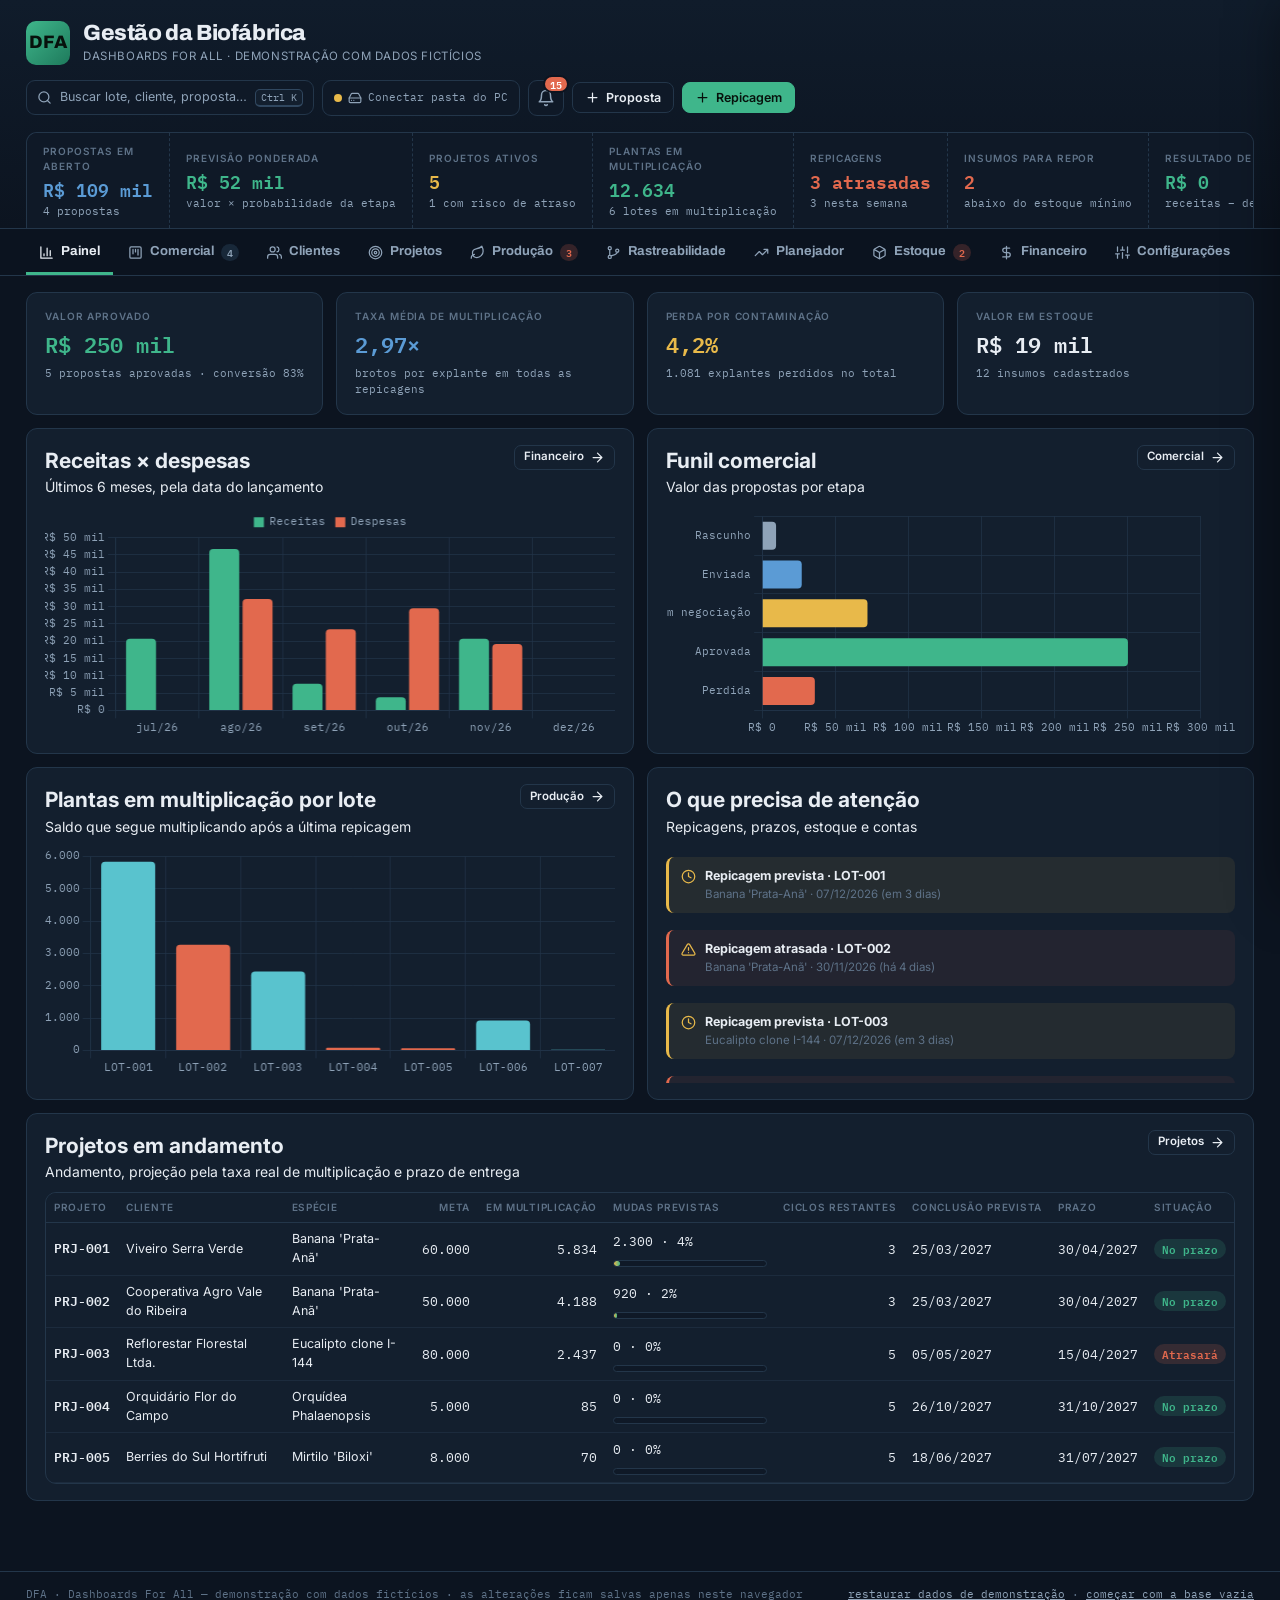
<file: biofabrica/index.html>
<!DOCTYPE html>
<html lang="pt-BR">
<head>
<meta charset="UTF-8">
<meta name="viewport" content="width=device-width, initial-scale=1.0">
<title>DFA · Gestão da Biofábrica</title>
<meta name="description" content="Dashboards For All: sistema de gestão integrado para biofábrica — comercial, projetos, produção in vitro com rastreabilidade, estoque e custos.">
<meta name="theme-color" content="#0C1420">
<link rel="preconnect" href="https://fonts.googleapis.com">
<link rel="preconnect" href="https://fonts.gstatic.com" crossorigin>
<link href="https://fonts.googleapis.com/css2?family=Archivo:wght@600;700;800&family=Inter:wght@400;500;600&family=IBM+Plex+Mono:wght@400;500;600&display=swap" rel="stylesheet">
<script>/*!
 * Chart.js v4.5.1
 * https://www.chartjs.org
 * (c) 2025 Chart.js Contributors
 * Released under the MIT License
 */
!function(t,e){"object"==typeof exports&&"undefined"!=typeof module?module.exports=e():"function"==typeof define&&define.amd?define(e):(t="undefined"!=typeof globalThis?globalThis:t||self).Chart=e()}(this,(function(){"use strict";var t=Object.freeze({__proto__:null,get Colors(){return Jo},get Decimation(){return ta},get Filler(){return ba},get Legend(){return Ma},get SubTitle(){return Pa},get Title(){return ka},get Tooltip(){return Na}});function e(){}const i=(()=>{let t=0;return()=>t++})();function s(t){return null==t}function n(t){if(Array.isArray&&Array.isArray(t))return!0;const e=Object.prototype.toString.call(t);return"[object"===e.slice(0,7)&&"Array]"===e.slice(-6)}function o(t){return null!==t&&"[object Object]"===Object.prototype.toString.call(t)}function a(t){return("number"==typeof t||t instanceof Number)&&isFinite(+t)}function r(t,e){return a(t)?t:e}function l(t,e){return void 0===t?e:t}const h=(t,e)=>"string"==typeof t&&t.endsWith("%")?parseFloat(t)/100:+t/e,c=(t,e)=>"string"==typeof t&&t.endsWith("%")?parseFloat(t)/100*e:+t;function d(t,e,i){if(t&&"function"==typeof t.call)return t.apply(i,e)}function u(t,e,i,s){let a,r,l;if(n(t))if(r=t.length,s)for(a=r-1;a>=0;a--)e.call(i,t[a],a);else for(a=0;a<r;a++)e.call(i,t[a],a);else if(o(t))for(l=Object.keys(t),r=l.length,a=0;a<r;a++)e.call(i,t[l[a]],l[a])}function f(t,e){let i,s,n,o;if(!t||!e||t.length!==e.length)return!1;for(i=0,s=t.length;i<s;++i)if(n=t[i],o=e[i],n.datasetIndex!==o.datasetIndex||n.index!==o.index)return!1;return!0}function g(t){if(n(t))return t.map(g);if(o(t)){const e=Object.create(null),i=Object.keys(t),s=i.length;let n=0;for(;n<s;++n)e[i[n]]=g(t[i[n]]);return e}return t}function p(t){return-1===["__proto__","prototype","constructor"].indexOf(t)}function m(t,e,i,s){if(!p(t))return;const n=e[t],a=i[t];o(n)&&o(a)?x(n,a,s):e[t]=g(a)}function x(t,e,i){const s=n(e)?e:[e],a=s.length;if(!o(t))return t;const r=(i=i||{}).merger||m;let l;for(let e=0;e<a;++e){if(l=s[e],!o(l))continue;const n=Object.keys(l);for(let e=0,s=n.length;e<s;++e)r(n[e],t,l,i)}return t}function b(t,e){return x(t,e,{merger:_})}function _(t,e,i){if(!p(t))return;const s=e[t],n=i[t];o(s)&&o(n)?b(s,n):Object.prototype.hasOwnProperty.call(e,t)||(e[t]=g(n))}const y={"":t=>t,x:t=>t.x,y:t=>t.y};function v(t){const e=t.split("."),i=[];let s="";for(const t of e)s+=t,s.endsWith("\\")?s=s.slice(0,-1)+".":(i.push(s),s="");return i}function M(t,e){const i=y[e]||(y[e]=function(t){const e=v(t);return t=>{for(const i of e){if(""===i)break;t=t&&t[i]}return t}}(e));return i(t)}function w(t){return t.charAt(0).toUpperCase()+t.slice(1)}const k=t=>void 0!==t,S=t=>"function"==typeof t,P=(t,e)=>{if(t.size!==e.size)return!1;for(const i of t)if(!e.has(i))return!1;return!0};function D(t){return"mouseup"===t.type||"click"===t.type||"contextmenu"===t.type}const C=Math.PI,O=2*C,A=O+C,T=Number.POSITIVE_INFINITY,L=C/180,E=C/2,R=C/4,I=2*C/3,z=Math.log10,F=Math.sign;function V(t,e,i){return Math.abs(t-e)<i}function B(t){const e=Math.round(t);t=V(t,e,t/1e3)?e:t;const i=Math.pow(10,Math.floor(z(t))),s=t/i;return(s<=1?1:s<=2?2:s<=5?5:10)*i}function W(t){const e=[],i=Math.sqrt(t);let s;for(s=1;s<i;s++)t%s==0&&(e.push(s),e.push(t/s));return i===(0|i)&&e.push(i),e.sort(((t,e)=>t-e)).pop(),e}function N(t){return!function(t){return"symbol"==typeof t||"object"==typeof t&&null!==t&&!(Symbol.toPrimitive in t||"toString"in t||"valueOf"in t)}(t)&&!isNaN(parseFloat(t))&&isFinite(t)}function H(t,e){const i=Math.round(t);return i-e<=t&&i+e>=t}function j(t,e,i){let s,n,o;for(s=0,n=t.length;s<n;s++)o=t[s][i],isNaN(o)||(e.min=Math.min(e.min,o),e.max=Math.max(e.max,o))}function $(t){return t*(C/180)}function Y(t){return t*(180/C)}function U(t){if(!a(t))return;let e=1,i=0;for(;Math.round(t*e)/e!==t;)e*=10,i++;return i}function X(t,e){const i=e.x-t.x,s=e.y-t.y,n=Math.sqrt(i*i+s*s);let o=Math.atan2(s,i);return o<-.5*C&&(o+=O),{angle:o,distance:n}}function q(t,e){return Math.sqrt(Math.pow(e.x-t.x,2)+Math.pow(e.y-t.y,2))}function K(t,e){return(t-e+A)%O-C}function G(t){return(t%O+O)%O}function J(t,e,i,s){const n=G(t),o=G(e),a=G(i),r=G(o-n),l=G(a-n),h=G(n-o),c=G(n-a);return n===o||n===a||s&&o===a||r>l&&h<c}function Z(t,e,i){return Math.max(e,Math.min(i,t))}function Q(t){return Z(t,-32768,32767)}function tt(t,e,i,s=1e-6){return t>=Math.min(e,i)-s&&t<=Math.max(e,i)+s}function et(t,e,i){i=i||(i=>t[i]<e);let s,n=t.length-1,o=0;for(;n-o>1;)s=o+n>>1,i(s)?o=s:n=s;return{lo:o,hi:n}}const it=(t,e,i,s)=>et(t,i,s?s=>{const n=t[s][e];return n<i||n===i&&t[s+1][e]===i}:s=>t[s][e]<i),st=(t,e,i)=>et(t,i,(s=>t[s][e]>=i));function nt(t,e,i){let s=0,n=t.length;for(;s<n&&t[s]<e;)s++;for(;n>s&&t[n-1]>i;)n--;return s>0||n<t.length?t.slice(s,n):t}const ot=["push","pop","shift","splice","unshift"];function at(t,e){t._chartjs?t._chartjs.listeners.push(e):(Object.defineProperty(t,"_chartjs",{configurable:!0,enumerable:!1,value:{listeners:[e]}}),ot.forEach((e=>{const i="_onData"+w(e),s=t[e];Object.defineProperty(t,e,{configurable:!0,enumerable:!1,value(...e){const n=s.apply(this,e);return t._chartjs.listeners.forEach((t=>{"function"==typeof t[i]&&t[i](...e)})),n}})})))}function rt(t,e){const i=t._chartjs;if(!i)return;const s=i.listeners,n=s.indexOf(e);-1!==n&&s.splice(n,1),s.length>0||(ot.forEach((e=>{delete t[e]})),delete t._chartjs)}function lt(t){const e=new Set(t);return e.size===t.length?t:Array.from(e)}const ht="undefined"==typeof window?function(t){return t()}:window.requestAnimationFrame;function ct(t,e){let i=[],s=!1;return function(...n){i=n,s||(s=!0,ht.call(window,(()=>{s=!1,t.apply(e,i)})))}}function dt(t,e){let i;return function(...s){return e?(clearTimeout(i),i=setTimeout(t,e,s)):t.apply(this,s),e}}const ut=t=>"start"===t?"left":"end"===t?"right":"center",ft=(t,e,i)=>"start"===t?e:"end"===t?i:(e+i)/2,gt=(t,e,i,s)=>t===(s?"left":"right")?i:"center"===t?(e+i)/2:e;function pt(t,e,i){const n=e.length;let o=0,a=n;if(t._sorted){const{iScale:r,vScale:l,_parsed:h}=t,c=t.dataset&&t.dataset.options?t.dataset.options.spanGaps:null,d=r.axis,{min:u,max:f,minDefined:g,maxDefined:p}=r.getUserBounds();if(g){if(o=Math.min(it(h,d,u).lo,i?n:it(e,d,r.getPixelForValue(u)).lo),c){const t=h.slice(0,o+1).reverse().findIndex((t=>!s(t[l.axis])));o-=Math.max(0,t)}o=Z(o,0,n-1)}if(p){let t=Math.max(it(h,r.axis,f,!0).hi+1,i?0:it(e,d,r.getPixelForValue(f),!0).hi+1);if(c){const e=h.slice(t-1).findIndex((t=>!s(t[l.axis])));t+=Math.max(0,e)}a=Z(t,o,n)-o}else a=n-o}return{start:o,count:a}}function mt(t){const{xScale:e,yScale:i,_scaleRanges:s}=t,n={xmin:e.min,xmax:e.max,ymin:i.min,ymax:i.max};if(!s)return t._scaleRanges=n,!0;const o=s.xmin!==e.min||s.xmax!==e.max||s.ymin!==i.min||s.ymax!==i.max;return Object.assign(s,n),o}class xt{constructor(){this._request=null,this._charts=new Map,this._running=!1,this._lastDate=void 0}_notify(t,e,i,s){const n=e.listeners[s],o=e.duration;n.forEach((s=>s({chart:t,initial:e.initial,numSteps:o,currentStep:Math.min(i-e.start,o)})))}_refresh(){this._request||(this._running=!0,this._request=ht.call(window,(()=>{this._update(),this._request=null,this._running&&this._refresh()})))}_update(t=Date.now()){let e=0;this._charts.forEach(((i,s)=>{if(!i.running||!i.items.length)return;const n=i.items;let o,a=n.length-1,r=!1;for(;a>=0;--a)o=n[a],o._active?(o._total>i.duration&&(i.duration=o._total),o.tick(t),r=!0):(n[a]=n[n.length-1],n.pop());r&&(s.draw(),this._notify(s,i,t,"progress")),n.length||(i.running=!1,this._notify(s,i,t,"complete"),i.initial=!1),e+=n.length})),this._lastDate=t,0===e&&(this._running=!1)}_getAnims(t){const e=this._charts;let i=e.get(t);return i||(i={running:!1,initial:!0,items:[],listeners:{complete:[],progress:[]}},e.set(t,i)),i}listen(t,e,i){this._getAnims(t).listeners[e].push(i)}add(t,e){e&&e.length&&this._getAnims(t).items.push(...e)}has(t){return this._getAnims(t).items.length>0}start(t){const e=this._charts.get(t);e&&(e.running=!0,e.start=Date.now(),e.duration=e.items.reduce(((t,e)=>Math.max(t,e._duration)),0),this._refresh())}running(t){if(!this._running)return!1;const e=this._charts.get(t);return!!(e&&e.running&&e.items.length)}stop(t){const e=this._charts.get(t);if(!e||!e.items.length)return;const i=e.items;let s=i.length-1;for(;s>=0;--s)i[s].cancel();e.items=[],this._notify(t,e,Date.now(),"complete")}remove(t){return this._charts.delete(t)}}var bt=new xt;
/*!
 * @kurkle/color v0.3.2
 * https://github.com/kurkle/color#readme
 * (c) 2023 Jukka Kurkela
 * Released under the MIT License
 */function _t(t){return t+.5|0}const yt=(t,e,i)=>Math.max(Math.min(t,i),e);function vt(t){return yt(_t(2.55*t),0,255)}function Mt(t){return yt(_t(255*t),0,255)}function wt(t){return yt(_t(t/2.55)/100,0,1)}function kt(t){return yt(_t(100*t),0,100)}const St={0:0,1:1,2:2,3:3,4:4,5:5,6:6,7:7,8:8,9:9,A:10,B:11,C:12,D:13,E:14,F:15,a:10,b:11,c:12,d:13,e:14,f:15},Pt=[..."0123456789ABCDEF"],Dt=t=>Pt[15&t],Ct=t=>Pt[(240&t)>>4]+Pt[15&t],Ot=t=>(240&t)>>4==(15&t);function At(t){var e=(t=>Ot(t.r)&&Ot(t.g)&&Ot(t.b)&&Ot(t.a))(t)?Dt:Ct;return t?"#"+e(t.r)+e(t.g)+e(t.b)+((t,e)=>t<255?e(t):"")(t.a,e):void 0}const Tt=/^(hsla?|hwb|hsv)\(\s*([-+.e\d]+)(?:deg)?[\s,]+([-+.e\d]+)%[\s,]+([-+.e\d]+)%(?:[\s,]+([-+.e\d]+)(%)?)?\s*\)$/;function Lt(t,e,i){const s=e*Math.min(i,1-i),n=(e,n=(e+t/30)%12)=>i-s*Math.max(Math.min(n-3,9-n,1),-1);return[n(0),n(8),n(4)]}function Et(t,e,i){const s=(s,n=(s+t/60)%6)=>i-i*e*Math.max(Math.min(n,4-n,1),0);return[s(5),s(3),s(1)]}function Rt(t,e,i){const s=Lt(t,1,.5);let n;for(e+i>1&&(n=1/(e+i),e*=n,i*=n),n=0;n<3;n++)s[n]*=1-e-i,s[n]+=e;return s}function It(t){const e=t.r/255,i=t.g/255,s=t.b/255,n=Math.max(e,i,s),o=Math.min(e,i,s),a=(n+o)/2;let r,l,h;return n!==o&&(h=n-o,l=a>.5?h/(2-n-o):h/(n+o),r=function(t,e,i,s,n){return t===n?(e-i)/s+(e<i?6:0):e===n?(i-t)/s+2:(t-e)/s+4}(e,i,s,h,n),r=60*r+.5),[0|r,l||0,a]}function zt(t,e,i,s){return(Array.isArray(e)?t(e[0],e[1],e[2]):t(e,i,s)).map(Mt)}function Ft(t,e,i){return zt(Lt,t,e,i)}function Vt(t){return(t%360+360)%360}function Bt(t){const e=Tt.exec(t);let i,s=255;if(!e)return;e[5]!==i&&(s=e[6]?vt(+e[5]):Mt(+e[5]));const n=Vt(+e[2]),o=+e[3]/100,a=+e[4]/100;return i="hwb"===e[1]?function(t,e,i){return zt(Rt,t,e,i)}(n,o,a):"hsv"===e[1]?function(t,e,i){return zt(Et,t,e,i)}(n,o,a):Ft(n,o,a),{r:i[0],g:i[1],b:i[2],a:s}}const Wt={x:"dark",Z:"light",Y:"re",X:"blu",W:"gr",V:"medium",U:"slate",A:"ee",T:"ol",S:"or",B:"ra",C:"lateg",D:"ights",R:"in",Q:"turquois",E:"hi",P:"ro",O:"al",N:"le",M:"de",L:"yello",F:"en",K:"ch",G:"arks",H:"ea",I:"ightg",J:"wh"},Nt={OiceXe:"f0f8ff",antiquewEte:"faebd7",aqua:"ffff",aquamarRe:"7fffd4",azuY:"f0ffff",beige:"f5f5dc",bisque:"ffe4c4",black:"0",blanKedOmond:"ffebcd",Xe:"ff",XeviTet:"8a2be2",bPwn:"a52a2a",burlywood:"deb887",caMtXe:"5f9ea0",KartYuse:"7fff00",KocTate:"d2691e",cSO:"ff7f50",cSnflowerXe:"6495ed",cSnsilk:"fff8dc",crimson:"dc143c",cyan:"ffff",xXe:"8b",xcyan:"8b8b",xgTMnPd:"b8860b",xWay:"a9a9a9",xgYF:"6400",xgYy:"a9a9a9",xkhaki:"bdb76b",xmagFta:"8b008b",xTivegYF:"556b2f",xSange:"ff8c00",xScEd:"9932cc",xYd:"8b0000",xsOmon:"e9967a",xsHgYF:"8fbc8f",xUXe:"483d8b",xUWay:"2f4f4f",xUgYy:"2f4f4f",xQe:"ced1",xviTet:"9400d3",dAppRk:"ff1493",dApskyXe:"bfff",dimWay:"696969",dimgYy:"696969",dodgerXe:"1e90ff",fiYbrick:"b22222",flSOwEte:"fffaf0",foYstWAn:"228b22",fuKsia:"ff00ff",gaRsbSo:"dcdcdc",ghostwEte:"f8f8ff",gTd:"ffd700",gTMnPd:"daa520",Way:"808080",gYF:"8000",gYFLw:"adff2f",gYy:"808080",honeyMw:"f0fff0",hotpRk:"ff69b4",RdianYd:"cd5c5c",Rdigo:"4b0082",ivSy:"fffff0",khaki:"f0e68c",lavFMr:"e6e6fa",lavFMrXsh:"fff0f5",lawngYF:"7cfc00",NmoncEffon:"fffacd",ZXe:"add8e6",ZcSO:"f08080",Zcyan:"e0ffff",ZgTMnPdLw:"fafad2",ZWay:"d3d3d3",ZgYF:"90ee90",ZgYy:"d3d3d3",ZpRk:"ffb6c1",ZsOmon:"ffa07a",ZsHgYF:"20b2aa",ZskyXe:"87cefa",ZUWay:"778899",ZUgYy:"778899",ZstAlXe:"b0c4de",ZLw:"ffffe0",lime:"ff00",limegYF:"32cd32",lRF:"faf0e6",magFta:"ff00ff",maPon:"800000",VaquamarRe:"66cdaa",VXe:"cd",VScEd:"ba55d3",VpurpN:"9370db",VsHgYF:"3cb371",VUXe:"7b68ee",VsprRggYF:"fa9a",VQe:"48d1cc",VviTetYd:"c71585",midnightXe:"191970",mRtcYam:"f5fffa",mistyPse:"ffe4e1",moccasR:"ffe4b5",navajowEte:"ffdead",navy:"80",Tdlace:"fdf5e6",Tive:"808000",TivedBb:"6b8e23",Sange:"ffa500",SangeYd:"ff4500",ScEd:"da70d6",pOegTMnPd:"eee8aa",pOegYF:"98fb98",pOeQe:"afeeee",pOeviTetYd:"db7093",papayawEp:"ffefd5",pHKpuff:"ffdab9",peru:"cd853f",pRk:"ffc0cb",plum:"dda0dd",powMrXe:"b0e0e6",purpN:"800080",YbeccapurpN:"663399",Yd:"ff0000",Psybrown:"bc8f8f",PyOXe:"4169e1",saddNbPwn:"8b4513",sOmon:"fa8072",sandybPwn:"f4a460",sHgYF:"2e8b57",sHshell:"fff5ee",siFna:"a0522d",silver:"c0c0c0",skyXe:"87ceeb",UXe:"6a5acd",UWay:"708090",UgYy:"708090",snow:"fffafa",sprRggYF:"ff7f",stAlXe:"4682b4",tan:"d2b48c",teO:"8080",tEstN:"d8bfd8",tomato:"ff6347",Qe:"40e0d0",viTet:"ee82ee",JHt:"f5deb3",wEte:"ffffff",wEtesmoke:"f5f5f5",Lw:"ffff00",LwgYF:"9acd32"};let Ht;function jt(t){Ht||(Ht=function(){const t={},e=Object.keys(Nt),i=Object.keys(Wt);let s,n,o,a,r;for(s=0;s<e.length;s++){for(a=r=e[s],n=0;n<i.length;n++)o=i[n],r=r.replace(o,Wt[o]);o=parseInt(Nt[a],16),t[r]=[o>>16&255,o>>8&255,255&o]}return t}(),Ht.transparent=[0,0,0,0]);const e=Ht[t.toLowerCase()];return e&&{r:e[0],g:e[1],b:e[2],a:4===e.length?e[3]:255}}const $t=/^rgba?\(\s*([-+.\d]+)(%)?[\s,]+([-+.e\d]+)(%)?[\s,]+([-+.e\d]+)(%)?(?:[\s,/]+([-+.e\d]+)(%)?)?\s*\)$/;const Yt=t=>t<=.0031308?12.92*t:1.055*Math.pow(t,1/2.4)-.055,Ut=t=>t<=.04045?t/12.92:Math.pow((t+.055)/1.055,2.4);function Xt(t,e,i){if(t){let s=It(t);s[e]=Math.max(0,Math.min(s[e]+s[e]*i,0===e?360:1)),s=Ft(s),t.r=s[0],t.g=s[1],t.b=s[2]}}function qt(t,e){return t?Object.assign(e||{},t):t}function Kt(t){var e={r:0,g:0,b:0,a:255};return Array.isArray(t)?t.length>=3&&(e={r:t[0],g:t[1],b:t[2],a:255},t.length>3&&(e.a=Mt(t[3]))):(e=qt(t,{r:0,g:0,b:0,a:1})).a=Mt(e.a),e}function Gt(t){return"r"===t.charAt(0)?function(t){const e=$t.exec(t);let i,s,n,o=255;if(e){if(e[7]!==i){const t=+e[7];o=e[8]?vt(t):yt(255*t,0,255)}return i=+e[1],s=+e[3],n=+e[5],i=255&(e[2]?vt(i):yt(i,0,255)),s=255&(e[4]?vt(s):yt(s,0,255)),n=255&(e[6]?vt(n):yt(n,0,255)),{r:i,g:s,b:n,a:o}}}(t):Bt(t)}class Jt{constructor(t){if(t instanceof Jt)return t;const e=typeof t;let i;var s,n,o;"object"===e?i=Kt(t):"string"===e&&(o=(s=t).length,"#"===s[0]&&(4===o||5===o?n={r:255&17*St[s[1]],g:255&17*St[s[2]],b:255&17*St[s[3]],a:5===o?17*St[s[4]]:255}:7!==o&&9!==o||(n={r:St[s[1]]<<4|St[s[2]],g:St[s[3]]<<4|St[s[4]],b:St[s[5]]<<4|St[s[6]],a:9===o?St[s[7]]<<4|St[s[8]]:255})),i=n||jt(t)||Gt(t)),this._rgb=i,this._valid=!!i}get valid(){return this._valid}get rgb(){var t=qt(this._rgb);return t&&(t.a=wt(t.a)),t}set rgb(t){this._rgb=Kt(t)}rgbString(){return this._valid?(t=this._rgb)&&(t.a<255?`rgba(${t.r}, ${t.g}, ${t.b}, ${wt(t.a)})`:`rgb(${t.r}, ${t.g}, ${t.b})`):void 0;var t}hexString(){return this._valid?At(this._rgb):void 0}hslString(){return this._valid?function(t){if(!t)return;const e=It(t),i=e[0],s=kt(e[1]),n=kt(e[2]);return t.a<255?`hsla(${i}, ${s}%, ${n}%, ${wt(t.a)})`:`hsl(${i}, ${s}%, ${n}%)`}(this._rgb):void 0}mix(t,e){if(t){const i=this.rgb,s=t.rgb;let n;const o=e===n?.5:e,a=2*o-1,r=i.a-s.a,l=((a*r==-1?a:(a+r)/(1+a*r))+1)/2;n=1-l,i.r=255&l*i.r+n*s.r+.5,i.g=255&l*i.g+n*s.g+.5,i.b=255&l*i.b+n*s.b+.5,i.a=o*i.a+(1-o)*s.a,this.rgb=i}return this}interpolate(t,e){return t&&(this._rgb=function(t,e,i){const s=Ut(wt(t.r)),n=Ut(wt(t.g)),o=Ut(wt(t.b));return{r:Mt(Yt(s+i*(Ut(wt(e.r))-s))),g:Mt(Yt(n+i*(Ut(wt(e.g))-n))),b:Mt(Yt(o+i*(Ut(wt(e.b))-o))),a:t.a+i*(e.a-t.a)}}(this._rgb,t._rgb,e)),this}clone(){return new Jt(this.rgb)}alpha(t){return this._rgb.a=Mt(t),this}clearer(t){return this._rgb.a*=1-t,this}greyscale(){const t=this._rgb,e=_t(.3*t.r+.59*t.g+.11*t.b);return t.r=t.g=t.b=e,this}opaquer(t){return this._rgb.a*=1+t,this}negate(){const t=this._rgb;return t.r=255-t.r,t.g=255-t.g,t.b=255-t.b,this}lighten(t){return Xt(this._rgb,2,t),this}darken(t){return Xt(this._rgb,2,-t),this}saturate(t){return Xt(this._rgb,1,t),this}desaturate(t){return Xt(this._rgb,1,-t),this}rotate(t){return function(t,e){var i=It(t);i[0]=Vt(i[0]+e),i=Ft(i),t.r=i[0],t.g=i[1],t.b=i[2]}(this._rgb,t),this}}function Zt(t){if(t&&"object"==typeof t){const e=t.toString();return"[object CanvasPattern]"===e||"[object CanvasGradient]"===e}return!1}function Qt(t){return Zt(t)?t:new Jt(t)}function te(t){return Zt(t)?t:new Jt(t).saturate(.5).darken(.1).hexString()}const ee=["x","y","borderWidth","radius","tension"],ie=["color","borderColor","backgroundColor"];const se=new Map;function ne(t,e,i){return function(t,e){e=e||{};const i=t+JSON.stringify(e);let s=se.get(i);return s||(s=new Intl.NumberFormat(t,e),se.set(i,s)),s}(e,i).format(t)}const oe={values:t=>n(t)?t:""+t,numeric(t,e,i){if(0===t)return"0";const s=this.chart.options.locale;let n,o=t;if(i.length>1){const e=Math.max(Math.abs(i[0].value),Math.abs(i[i.length-1].value));(e<1e-4||e>1e15)&&(n="scientific"),o=function(t,e){let i=e.length>3?e[2].value-e[1].value:e[1].value-e[0].value;Math.abs(i)>=1&&t!==Math.floor(t)&&(i=t-Math.floor(t));return i}(t,i)}const a=z(Math.abs(o)),r=isNaN(a)?1:Math.max(Math.min(-1*Math.floor(a),20),0),l={notation:n,minimumFractionDigits:r,maximumFractionDigits:r};return Object.assign(l,this.options.ticks.format),ne(t,s,l)},logarithmic(t,e,i){if(0===t)return"0";const s=i[e].significand||t/Math.pow(10,Math.floor(z(t)));return[1,2,3,5,10,15].includes(s)||e>.8*i.length?oe.numeric.call(this,t,e,i):""}};var ae={formatters:oe};const re=Object.create(null),le=Object.create(null);function he(t,e){if(!e)return t;const i=e.split(".");for(let e=0,s=i.length;e<s;++e){const s=i[e];t=t[s]||(t[s]=Object.create(null))}return t}function ce(t,e,i){return"string"==typeof e?x(he(t,e),i):x(he(t,""),e)}class de{constructor(t,e){this.animation=void 0,this.backgroundColor="rgba(0,0,0,0.1)",this.borderColor="rgba(0,0,0,0.1)",this.color="#666",this.datasets={},this.devicePixelRatio=t=>t.chart.platform.getDevicePixelRatio(),this.elements={},this.events=["mousemove","mouseout","click","touchstart","touchmove"],this.font={family:"'Helvetica Neue', 'Helvetica', 'Arial', sans-serif",size:12,style:"normal",lineHeight:1.2,weight:null},this.hover={},this.hoverBackgroundColor=(t,e)=>te(e.backgroundColor),this.hoverBorderColor=(t,e)=>te(e.borderColor),this.hoverColor=(t,e)=>te(e.color),this.indexAxis="x",this.interaction={mode:"nearest",intersect:!0,includeInvisible:!1},this.maintainAspectRatio=!0,this.onHover=null,this.onClick=null,this.parsing=!0,this.plugins={},this.responsive=!0,this.scale=void 0,this.scales={},this.showLine=!0,this.drawActiveElementsOnTop=!0,this.describe(t),this.apply(e)}set(t,e){return ce(this,t,e)}get(t){return he(this,t)}describe(t,e){return ce(le,t,e)}override(t,e){return ce(re,t,e)}route(t,e,i,s){const n=he(this,t),a=he(this,i),r="_"+e;Object.defineProperties(n,{[r]:{value:n[e],writable:!0},[e]:{enumerable:!0,get(){const t=this[r],e=a[s];return o(t)?Object.assign({},e,t):l(t,e)},set(t){this[r]=t}}})}apply(t){t.forEach((t=>t(this)))}}var ue=new de({_scriptable:t=>!t.startsWith("on"),_indexable:t=>"events"!==t,hover:{_fallback:"interaction"},interaction:{_scriptable:!1,_indexable:!1}},[function(t){t.set("animation",{delay:void 0,duration:1e3,easing:"easeOutQuart",fn:void 0,from:void 0,loop:void 0,to:void 0,type:void 0}),t.describe("animation",{_fallback:!1,_indexable:!1,_scriptable:t=>"onProgress"!==t&&"onComplete"!==t&&"fn"!==t}),t.set("animations",{colors:{type:"color",properties:ie},numbers:{type:"number",properties:ee}}),t.describe("animations",{_fallback:"animation"}),t.set("transitions",{active:{animation:{duration:400}},resize:{animation:{duration:0}},show:{animations:{colors:{from:"transparent"},visible:{type:"boolean",duration:0}}},hide:{animations:{colors:{to:"transparent"},visible:{type:"boolean",easing:"linear",fn:t=>0|t}}}})},function(t){t.set("layout",{autoPadding:!0,padding:{top:0,right:0,bottom:0,left:0}})},function(t){t.set("scale",{display:!0,offset:!1,reverse:!1,beginAtZero:!1,bounds:"ticks",clip:!0,grace:0,grid:{display:!0,lineWidth:1,drawOnChartArea:!0,drawTicks:!0,tickLength:8,tickWidth:(t,e)=>e.lineWidth,tickColor:(t,e)=>e.color,offset:!1},border:{display:!0,dash:[],dashOffset:0,width:1},title:{display:!1,text:"",padding:{top:4,bottom:4}},ticks:{minRotation:0,maxRotation:50,mirror:!1,textStrokeWidth:0,textStrokeColor:"",padding:3,display:!0,autoSkip:!0,autoSkipPadding:3,labelOffset:0,callback:ae.formatters.values,minor:{},major:{},align:"center",crossAlign:"near",showLabelBackdrop:!1,backdropColor:"rgba(255, 255, 255, 0.75)",backdropPadding:2}}),t.route("scale.ticks","color","","color"),t.route("scale.grid","color","","borderColor"),t.route("scale.border","color","","borderColor"),t.route("scale.title","color","","color"),t.describe("scale",{_fallback:!1,_scriptable:t=>!t.startsWith("before")&&!t.startsWith("after")&&"callback"!==t&&"parser"!==t,_indexable:t=>"borderDash"!==t&&"tickBorderDash"!==t&&"dash"!==t}),t.describe("scales",{_fallback:"scale"}),t.describe("scale.ticks",{_scriptable:t=>"backdropPadding"!==t&&"callback"!==t,_indexable:t=>"backdropPadding"!==t})}]);function fe(){return"undefined"!=typeof window&&"undefined"!=typeof document}function ge(t){let e=t.parentNode;return e&&"[object ShadowRoot]"===e.toString()&&(e=e.host),e}function pe(t,e,i){let s;return"string"==typeof t?(s=parseInt(t,10),-1!==t.indexOf("%")&&(s=s/100*e.parentNode[i])):s=t,s}const me=t=>t.ownerDocument.defaultView.getComputedStyle(t,null);function xe(t,e){return me(t).getPropertyValue(e)}const be=["top","right","bottom","left"];function _e(t,e,i){const s={};i=i?"-"+i:"";for(let n=0;n<4;n++){const o=be[n];s[o]=parseFloat(t[e+"-"+o+i])||0}return s.width=s.left+s.right,s.height=s.top+s.bottom,s}const ye=(t,e,i)=>(t>0||e>0)&&(!i||!i.shadowRoot);function ve(t,e){if("native"in t)return t;const{canvas:i,currentDevicePixelRatio:s}=e,n=me(i),o="border-box"===n.boxSizing,a=_e(n,"padding"),r=_e(n,"border","width"),{x:l,y:h,box:c}=function(t,e){const i=t.touches,s=i&&i.length?i[0]:t,{offsetX:n,offsetY:o}=s;let a,r,l=!1;if(ye(n,o,t.target))a=n,r=o;else{const t=e.getBoundingClientRect();a=s.clientX-t.left,r=s.clientY-t.top,l=!0}return{x:a,y:r,box:l}}(t,i),d=a.left+(c&&r.left),u=a.top+(c&&r.top);let{width:f,height:g}=e;return o&&(f-=a.width+r.width,g-=a.height+r.height),{x:Math.round((l-d)/f*i.width/s),y:Math.round((h-u)/g*i.height/s)}}const Me=t=>Math.round(10*t)/10;function we(t,e,i,s){const n=me(t),o=_e(n,"margin"),a=pe(n.maxWidth,t,"clientWidth")||T,r=pe(n.maxHeight,t,"clientHeight")||T,l=function(t,e,i){let s,n;if(void 0===e||void 0===i){const o=t&&ge(t);if(o){const t=o.getBoundingClientRect(),a=me(o),r=_e(a,"border","width"),l=_e(a,"padding");e=t.width-l.width-r.width,i=t.height-l.height-r.height,s=pe(a.maxWidth,o,"clientWidth"),n=pe(a.maxHeight,o,"clientHeight")}else e=t.clientWidth,i=t.clientHeight}return{width:e,height:i,maxWidth:s||T,maxHeight:n||T}}(t,e,i);let{width:h,height:c}=l;if("content-box"===n.boxSizing){const t=_e(n,"border","width"),e=_e(n,"padding");h-=e.width+t.width,c-=e.height+t.height}h=Math.max(0,h-o.width),c=Math.max(0,s?h/s:c-o.height),h=Me(Math.min(h,a,l.maxWidth)),c=Me(Math.min(c,r,l.maxHeight)),h&&!c&&(c=Me(h/2));return(void 0!==e||void 0!==i)&&s&&l.height&&c>l.height&&(c=l.height,h=Me(Math.floor(c*s))),{width:h,height:c}}function ke(t,e,i){const s=e||1,n=Me(t.height*s),o=Me(t.width*s);t.height=Me(t.height),t.width=Me(t.width);const a=t.canvas;return a.style&&(i||!a.style.height&&!a.style.width)&&(a.style.height=`${t.height}px`,a.style.width=`${t.width}px`),(t.currentDevicePixelRatio!==s||a.height!==n||a.width!==o)&&(t.currentDevicePixelRatio=s,a.height=n,a.width=o,t.ctx.setTransform(s,0,0,s,0,0),!0)}const Se=function(){let t=!1;try{const e={get passive(){return t=!0,!1}};fe()&&(window.addEventListener("test",null,e),window.removeEventListener("test",null,e))}catch(t){}return t}();function Pe(t,e){const i=xe(t,e),s=i&&i.match(/^(\d+)(\.\d+)?px$/);return s?+s[1]:void 0}function De(t){return!t||s(t.size)||s(t.family)?null:(t.style?t.style+" ":"")+(t.weight?t.weight+" ":"")+t.size+"px "+t.family}function Ce(t,e,i,s,n){let o=e[n];return o||(o=e[n]=t.measureText(n).width,i.push(n)),o>s&&(s=o),s}function Oe(t,e,i,s){let o=(s=s||{}).data=s.data||{},a=s.garbageCollect=s.garbageCollect||[];s.font!==e&&(o=s.data={},a=s.garbageCollect=[],s.font=e),t.save(),t.font=e;let r=0;const l=i.length;let h,c,d,u,f;for(h=0;h<l;h++)if(u=i[h],null==u||n(u)){if(n(u))for(c=0,d=u.length;c<d;c++)f=u[c],null==f||n(f)||(r=Ce(t,o,a,r,f))}else r=Ce(t,o,a,r,u);t.restore();const g=a.length/2;if(g>i.length){for(h=0;h<g;h++)delete o[a[h]];a.splice(0,g)}return r}function Ae(t,e,i){const s=t.currentDevicePixelRatio,n=0!==i?Math.max(i/2,.5):0;return Math.round((e-n)*s)/s+n}function Te(t,e){(e||t)&&((e=e||t.getContext("2d")).save(),e.resetTransform(),e.clearRect(0,0,t.width,t.height),e.restore())}function Le(t,e,i,s){Ee(t,e,i,s,null)}function Ee(t,e,i,s,n){let o,a,r,l,h,c,d,u;const f=e.pointStyle,g=e.rotation,p=e.radius;let m=(g||0)*L;if(f&&"object"==typeof f&&(o=f.toString(),"[object HTMLImageElement]"===o||"[object HTMLCanvasElement]"===o))return t.save(),t.translate(i,s),t.rotate(m),t.drawImage(f,-f.width/2,-f.height/2,f.width,f.height),void t.restore();if(!(isNaN(p)||p<=0)){switch(t.beginPath(),f){default:n?t.ellipse(i,s,n/2,p,0,0,O):t.arc(i,s,p,0,O),t.closePath();break;case"triangle":c=n?n/2:p,t.moveTo(i+Math.sin(m)*c,s-Math.cos(m)*p),m+=I,t.lineTo(i+Math.sin(m)*c,s-Math.cos(m)*p),m+=I,t.lineTo(i+Math.sin(m)*c,s-Math.cos(m)*p),t.closePath();break;case"rectRounded":h=.516*p,l=p-h,a=Math.cos(m+R)*l,d=Math.cos(m+R)*(n?n/2-h:l),r=Math.sin(m+R)*l,u=Math.sin(m+R)*(n?n/2-h:l),t.arc(i-d,s-r,h,m-C,m-E),t.arc(i+u,s-a,h,m-E,m),t.arc(i+d,s+r,h,m,m+E),t.arc(i-u,s+a,h,m+E,m+C),t.closePath();break;case"rect":if(!g){l=Math.SQRT1_2*p,c=n?n/2:l,t.rect(i-c,s-l,2*c,2*l);break}m+=R;case"rectRot":d=Math.cos(m)*(n?n/2:p),a=Math.cos(m)*p,r=Math.sin(m)*p,u=Math.sin(m)*(n?n/2:p),t.moveTo(i-d,s-r),t.lineTo(i+u,s-a),t.lineTo(i+d,s+r),t.lineTo(i-u,s+a),t.closePath();break;case"crossRot":m+=R;case"cross":d=Math.cos(m)*(n?n/2:p),a=Math.cos(m)*p,r=Math.sin(m)*p,u=Math.sin(m)*(n?n/2:p),t.moveTo(i-d,s-r),t.lineTo(i+d,s+r),t.moveTo(i+u,s-a),t.lineTo(i-u,s+a);break;case"star":d=Math.cos(m)*(n?n/2:p),a=Math.cos(m)*p,r=Math.sin(m)*p,u=Math.sin(m)*(n?n/2:p),t.moveTo(i-d,s-r),t.lineTo(i+d,s+r),t.moveTo(i+u,s-a),t.lineTo(i-u,s+a),m+=R,d=Math.cos(m)*(n?n/2:p),a=Math.cos(m)*p,r=Math.sin(m)*p,u=Math.sin(m)*(n?n/2:p),t.moveTo(i-d,s-r),t.lineTo(i+d,s+r),t.moveTo(i+u,s-a),t.lineTo(i-u,s+a);break;case"line":a=n?n/2:Math.cos(m)*p,r=Math.sin(m)*p,t.moveTo(i-a,s-r),t.lineTo(i+a,s+r);break;case"dash":t.moveTo(i,s),t.lineTo(i+Math.cos(m)*(n?n/2:p),s+Math.sin(m)*p);break;case!1:t.closePath()}t.fill(),e.borderWidth>0&&t.stroke()}}function Re(t,e,i){return i=i||.5,!e||t&&t.x>e.left-i&&t.x<e.right+i&&t.y>e.top-i&&t.y<e.bottom+i}function Ie(t,e){t.save(),t.beginPath(),t.rect(e.left,e.top,e.right-e.left,e.bottom-e.top),t.clip()}function ze(t){t.restore()}function Fe(t,e,i,s,n){if(!e)return t.lineTo(i.x,i.y);if("middle"===n){const s=(e.x+i.x)/2;t.lineTo(s,e.y),t.lineTo(s,i.y)}else"after"===n!=!!s?t.lineTo(e.x,i.y):t.lineTo(i.x,e.y);t.lineTo(i.x,i.y)}function Ve(t,e,i,s){if(!e)return t.lineTo(i.x,i.y);t.bezierCurveTo(s?e.cp1x:e.cp2x,s?e.cp1y:e.cp2y,s?i.cp2x:i.cp1x,s?i.cp2y:i.cp1y,i.x,i.y)}function Be(t,e,i,s,n){if(n.strikethrough||n.underline){const o=t.measureText(s),a=e-o.actualBoundingBoxLeft,r=e+o.actualBoundingBoxRight,l=i-o.actualBoundingBoxAscent,h=i+o.actualBoundingBoxDescent,c=n.strikethrough?(l+h)/2:h;t.strokeStyle=t.fillStyle,t.beginPath(),t.lineWidth=n.decorationWidth||2,t.moveTo(a,c),t.lineTo(r,c),t.stroke()}}function We(t,e){const i=t.fillStyle;t.fillStyle=e.color,t.fillRect(e.left,e.top,e.width,e.height),t.fillStyle=i}function Ne(t,e,i,o,a,r={}){const l=n(e)?e:[e],h=r.strokeWidth>0&&""!==r.strokeColor;let c,d;for(t.save(),t.font=a.string,function(t,e){e.translation&&t.translate(e.translation[0],e.translation[1]),s(e.rotation)||t.rotate(e.rotation),e.color&&(t.fillStyle=e.color),e.textAlign&&(t.textAlign=e.textAlign),e.textBaseline&&(t.textBaseline=e.textBaseline)}(t,r),c=0;c<l.length;++c)d=l[c],r.backdrop&&We(t,r.backdrop),h&&(r.strokeColor&&(t.strokeStyle=r.strokeColor),s(r.strokeWidth)||(t.lineWidth=r.strokeWidth),t.strokeText(d,i,o,r.maxWidth)),t.fillText(d,i,o,r.maxWidth),Be(t,i,o,d,r),o+=Number(a.lineHeight);t.restore()}function He(t,e){const{x:i,y:s,w:n,h:o,radius:a}=e;t.arc(i+a.topLeft,s+a.topLeft,a.topLeft,1.5*C,C,!0),t.lineTo(i,s+o-a.bottomLeft),t.arc(i+a.bottomLeft,s+o-a.bottomLeft,a.bottomLeft,C,E,!0),t.lineTo(i+n-a.bottomRight,s+o),t.arc(i+n-a.bottomRight,s+o-a.bottomRight,a.bottomRight,E,0,!0),t.lineTo(i+n,s+a.topRight),t.arc(i+n-a.topRight,s+a.topRight,a.topRight,0,-E,!0),t.lineTo(i+a.topLeft,s)}function je(t,e=[""],i,s,n=(()=>t[0])){const o=i||t;void 0===s&&(s=ti("_fallback",t));const a={[Symbol.toStringTag]:"Object",_cacheable:!0,_scopes:t,_rootScopes:o,_fallback:s,_getTarget:n,override:i=>je([i,...t],e,o,s)};return new Proxy(a,{deleteProperty:(e,i)=>(delete e[i],delete e._keys,delete t[0][i],!0),get:(i,s)=>qe(i,s,(()=>function(t,e,i,s){let n;for(const o of e)if(n=ti(Ue(o,t),i),void 0!==n)return Xe(t,n)?Ze(i,s,t,n):n}(s,e,t,i))),getOwnPropertyDescriptor:(t,e)=>Reflect.getOwnPropertyDescriptor(t._scopes[0],e),getPrototypeOf:()=>Reflect.getPrototypeOf(t[0]),has:(t,e)=>ei(t).includes(e),ownKeys:t=>ei(t),set(t,e,i){const s=t._storage||(t._storage=n());return t[e]=s[e]=i,delete t._keys,!0}})}function $e(t,e,i,s){const a={_cacheable:!1,_proxy:t,_context:e,_subProxy:i,_stack:new Set,_descriptors:Ye(t,s),setContext:e=>$e(t,e,i,s),override:n=>$e(t.override(n),e,i,s)};return new Proxy(a,{deleteProperty:(e,i)=>(delete e[i],delete t[i],!0),get:(t,e,i)=>qe(t,e,(()=>function(t,e,i){const{_proxy:s,_context:a,_subProxy:r,_descriptors:l}=t;let h=s[e];S(h)&&l.isScriptable(e)&&(h=function(t,e,i,s){const{_proxy:n,_context:o,_subProxy:a,_stack:r}=i;if(r.has(t))throw new Error("Recursion detected: "+Array.from(r).join("->")+"->"+t);r.add(t);let l=e(o,a||s);r.delete(t),Xe(t,l)&&(l=Ze(n._scopes,n,t,l));return l}(e,h,t,i));n(h)&&h.length&&(h=function(t,e,i,s){const{_proxy:n,_context:a,_subProxy:r,_descriptors:l}=i;if(void 0!==a.index&&s(t))return e[a.index%e.length];if(o(e[0])){const i=e,s=n._scopes.filter((t=>t!==i));e=[];for(const o of i){const i=Ze(s,n,t,o);e.push($e(i,a,r&&r[t],l))}}return e}(e,h,t,l.isIndexable));Xe(e,h)&&(h=$e(h,a,r&&r[e],l));return h}(t,e,i))),getOwnPropertyDescriptor:(e,i)=>e._descriptors.allKeys?Reflect.has(t,i)?{enumerable:!0,configurable:!0}:void 0:Reflect.getOwnPropertyDescriptor(t,i),getPrototypeOf:()=>Reflect.getPrototypeOf(t),has:(e,i)=>Reflect.has(t,i),ownKeys:()=>Reflect.ownKeys(t),set:(e,i,s)=>(t[i]=s,delete e[i],!0)})}function Ye(t,e={scriptable:!0,indexable:!0}){const{_scriptable:i=e.scriptable,_indexable:s=e.indexable,_allKeys:n=e.allKeys}=t;return{allKeys:n,scriptable:i,indexable:s,isScriptable:S(i)?i:()=>i,isIndexable:S(s)?s:()=>s}}const Ue=(t,e)=>t?t+w(e):e,Xe=(t,e)=>o(e)&&"adapters"!==t&&(null===Object.getPrototypeOf(e)||e.constructor===Object);function qe(t,e,i){if(Object.prototype.hasOwnProperty.call(t,e)||"constructor"===e)return t[e];const s=i();return t[e]=s,s}function Ke(t,e,i){return S(t)?t(e,i):t}const Ge=(t,e)=>!0===t?e:"string"==typeof t?M(e,t):void 0;function Je(t,e,i,s,n){for(const o of e){const e=Ge(i,o);if(e){t.add(e);const o=Ke(e._fallback,i,n);if(void 0!==o&&o!==i&&o!==s)return o}else if(!1===e&&void 0!==s&&i!==s)return null}return!1}function Ze(t,e,i,s){const a=e._rootScopes,r=Ke(e._fallback,i,s),l=[...t,...a],h=new Set;h.add(s);let c=Qe(h,l,i,r||i,s);return null!==c&&((void 0===r||r===i||(c=Qe(h,l,r,c,s),null!==c))&&je(Array.from(h),[""],a,r,(()=>function(t,e,i){const s=t._getTarget();e in s||(s[e]={});const a=s[e];if(n(a)&&o(i))return i;return a||{}}(e,i,s))))}function Qe(t,e,i,s,n){for(;i;)i=Je(t,e,i,s,n);return i}function ti(t,e){for(const i of e){if(!i)continue;const e=i[t];if(void 0!==e)return e}}function ei(t){let e=t._keys;return e||(e=t._keys=function(t){const e=new Set;for(const i of t)for(const t of Object.keys(i).filter((t=>!t.startsWith("_"))))e.add(t);return Array.from(e)}(t._scopes)),e}function ii(t,e,i,s){const{iScale:n}=t,{key:o="r"}=this._parsing,a=new Array(s);let r,l,h,c;for(r=0,l=s;r<l;++r)h=r+i,c=e[h],a[r]={r:n.parse(M(c,o),h)};return a}const si=Number.EPSILON||1e-14,ni=(t,e)=>e<t.length&&!t[e].skip&&t[e],oi=t=>"x"===t?"y":"x";function ai(t,e,i,s){const n=t.skip?e:t,o=e,a=i.skip?e:i,r=q(o,n),l=q(a,o);let h=r/(r+l),c=l/(r+l);h=isNaN(h)?0:h,c=isNaN(c)?0:c;const d=s*h,u=s*c;return{previous:{x:o.x-d*(a.x-n.x),y:o.y-d*(a.y-n.y)},next:{x:o.x+u*(a.x-n.x),y:o.y+u*(a.y-n.y)}}}function ri(t,e="x"){const i=oi(e),s=t.length,n=Array(s).fill(0),o=Array(s);let a,r,l,h=ni(t,0);for(a=0;a<s;++a)if(r=l,l=h,h=ni(t,a+1),l){if(h){const t=h[e]-l[e];n[a]=0!==t?(h[i]-l[i])/t:0}o[a]=r?h?F(n[a-1])!==F(n[a])?0:(n[a-1]+n[a])/2:n[a-1]:n[a]}!function(t,e,i){const s=t.length;let n,o,a,r,l,h=ni(t,0);for(let c=0;c<s-1;++c)l=h,h=ni(t,c+1),l&&h&&(V(e[c],0,si)?i[c]=i[c+1]=0:(n=i[c]/e[c],o=i[c+1]/e[c],r=Math.pow(n,2)+Math.pow(o,2),r<=9||(a=3/Math.sqrt(r),i[c]=n*a*e[c],i[c+1]=o*a*e[c])))}(t,n,o),function(t,e,i="x"){const s=oi(i),n=t.length;let o,a,r,l=ni(t,0);for(let h=0;h<n;++h){if(a=r,r=l,l=ni(t,h+1),!r)continue;const n=r[i],c=r[s];a&&(o=(n-a[i])/3,r[`cp1${i}`]=n-o,r[`cp1${s}`]=c-o*e[h]),l&&(o=(l[i]-n)/3,r[`cp2${i}`]=n+o,r[`cp2${s}`]=c+o*e[h])}}(t,o,e)}function li(t,e,i){return Math.max(Math.min(t,i),e)}function hi(t,e,i,s,n){let o,a,r,l;if(e.spanGaps&&(t=t.filter((t=>!t.skip))),"monotone"===e.cubicInterpolationMode)ri(t,n);else{let i=s?t[t.length-1]:t[0];for(o=0,a=t.length;o<a;++o)r=t[o],l=ai(i,r,t[Math.min(o+1,a-(s?0:1))%a],e.tension),r.cp1x=l.previous.x,r.cp1y=l.previous.y,r.cp2x=l.next.x,r.cp2y=l.next.y,i=r}e.capBezierPoints&&function(t,e){let i,s,n,o,a,r=Re(t[0],e);for(i=0,s=t.length;i<s;++i)a=o,o=r,r=i<s-1&&Re(t[i+1],e),o&&(n=t[i],a&&(n.cp1x=li(n.cp1x,e.left,e.right),n.cp1y=li(n.cp1y,e.top,e.bottom)),r&&(n.cp2x=li(n.cp2x,e.left,e.right),n.cp2y=li(n.cp2y,e.top,e.bottom)))}(t,i)}const ci=t=>0===t||1===t,di=(t,e,i)=>-Math.pow(2,10*(t-=1))*Math.sin((t-e)*O/i),ui=(t,e,i)=>Math.pow(2,-10*t)*Math.sin((t-e)*O/i)+1,fi={linear:t=>t,easeInQuad:t=>t*t,easeOutQuad:t=>-t*(t-2),easeInOutQuad:t=>(t/=.5)<1?.5*t*t:-.5*(--t*(t-2)-1),easeInCubic:t=>t*t*t,easeOutCubic:t=>(t-=1)*t*t+1,easeInOutCubic:t=>(t/=.5)<1?.5*t*t*t:.5*((t-=2)*t*t+2),easeInQuart:t=>t*t*t*t,easeOutQuart:t=>-((t-=1)*t*t*t-1),easeInOutQuart:t=>(t/=.5)<1?.5*t*t*t*t:-.5*((t-=2)*t*t*t-2),easeInQuint:t=>t*t*t*t*t,easeOutQuint:t=>(t-=1)*t*t*t*t+1,easeInOutQuint:t=>(t/=.5)<1?.5*t*t*t*t*t:.5*((t-=2)*t*t*t*t+2),easeInSine:t=>1-Math.cos(t*E),easeOutSine:t=>Math.sin(t*E),easeInOutSine:t=>-.5*(Math.cos(C*t)-1),easeInExpo:t=>0===t?0:Math.pow(2,10*(t-1)),easeOutExpo:t=>1===t?1:1-Math.pow(2,-10*t),easeInOutExpo:t=>ci(t)?t:t<.5?.5*Math.pow(2,10*(2*t-1)):.5*(2-Math.pow(2,-10*(2*t-1))),easeInCirc:t=>t>=1?t:-(Math.sqrt(1-t*t)-1),easeOutCirc:t=>Math.sqrt(1-(t-=1)*t),easeInOutCirc:t=>(t/=.5)<1?-.5*(Math.sqrt(1-t*t)-1):.5*(Math.sqrt(1-(t-=2)*t)+1),easeInElastic:t=>ci(t)?t:di(t,.075,.3),easeOutElastic:t=>ci(t)?t:ui(t,.075,.3),easeInOutElastic(t){const e=.1125;return ci(t)?t:t<.5?.5*di(2*t,e,.45):.5+.5*ui(2*t-1,e,.45)},easeInBack(t){const e=1.70158;return t*t*((e+1)*t-e)},easeOutBack(t){const e=1.70158;return(t-=1)*t*((e+1)*t+e)+1},easeInOutBack(t){let e=1.70158;return(t/=.5)<1?t*t*((1+(e*=1.525))*t-e)*.5:.5*((t-=2)*t*((1+(e*=1.525))*t+e)+2)},easeInBounce:t=>1-fi.easeOutBounce(1-t),easeOutBounce(t){const e=7.5625,i=2.75;return t<1/i?e*t*t:t<2/i?e*(t-=1.5/i)*t+.75:t<2.5/i?e*(t-=2.25/i)*t+.9375:e*(t-=2.625/i)*t+.984375},easeInOutBounce:t=>t<.5?.5*fi.easeInBounce(2*t):.5*fi.easeOutBounce(2*t-1)+.5};function gi(t,e,i,s){return{x:t.x+i*(e.x-t.x),y:t.y+i*(e.y-t.y)}}function pi(t,e,i,s){return{x:t.x+i*(e.x-t.x),y:"middle"===s?i<.5?t.y:e.y:"after"===s?i<1?t.y:e.y:i>0?e.y:t.y}}function mi(t,e,i,s){const n={x:t.cp2x,y:t.cp2y},o={x:e.cp1x,y:e.cp1y},a=gi(t,n,i),r=gi(n,o,i),l=gi(o,e,i),h=gi(a,r,i),c=gi(r,l,i);return gi(h,c,i)}const xi=/^(normal|(\d+(?:\.\d+)?)(px|em|%)?)$/,bi=/^(normal|italic|initial|inherit|unset|(oblique( -?[0-9]?[0-9]deg)?))$/;function _i(t,e){const i=(""+t).match(xi);if(!i||"normal"===i[1])return 1.2*e;switch(t=+i[2],i[3]){case"px":return t;case"%":t/=100}return e*t}const yi=t=>+t||0;function vi(t,e){const i={},s=o(e),n=s?Object.keys(e):e,a=o(t)?s?i=>l(t[i],t[e[i]]):e=>t[e]:()=>t;for(const t of n)i[t]=yi(a(t));return i}function Mi(t){return vi(t,{top:"y",right:"x",bottom:"y",left:"x"})}function wi(t){return vi(t,["topLeft","topRight","bottomLeft","bottomRight"])}function ki(t){const e=Mi(t);return e.width=e.left+e.right,e.height=e.top+e.bottom,e}function Si(t,e){t=t||{},e=e||ue.font;let i=l(t.size,e.size);"string"==typeof i&&(i=parseInt(i,10));let s=l(t.style,e.style);s&&!(""+s).match(bi)&&(console.warn('Invalid font style specified: "'+s+'"'),s=void 0);const n={family:l(t.family,e.family),lineHeight:_i(l(t.lineHeight,e.lineHeight),i),size:i,style:s,weight:l(t.weight,e.weight),string:""};return n.string=De(n),n}function Pi(t,e,i,s){let o,a,r,l=!0;for(o=0,a=t.length;o<a;++o)if(r=t[o],void 0!==r&&(void 0!==e&&"function"==typeof r&&(r=r(e),l=!1),void 0!==i&&n(r)&&(r=r[i%r.length],l=!1),void 0!==r))return s&&!l&&(s.cacheable=!1),r}function Di(t,e,i){const{min:s,max:n}=t,o=c(e,(n-s)/2),a=(t,e)=>i&&0===t?0:t+e;return{min:a(s,-Math.abs(o)),max:a(n,o)}}function Ci(t,e){return Object.assign(Object.create(t),e)}function Oi(t,e,i){return t?function(t,e){return{x:i=>t+t+e-i,setWidth(t){e=t},textAlign:t=>"center"===t?t:"right"===t?"left":"right",xPlus:(t,e)=>t-e,leftForLtr:(t,e)=>t-e}}(e,i):{x:t=>t,setWidth(t){},textAlign:t=>t,xPlus:(t,e)=>t+e,leftForLtr:(t,e)=>t}}function Ai(t,e){let i,s;"ltr"!==e&&"rtl"!==e||(i=t.canvas.style,s=[i.getPropertyValue("direction"),i.getPropertyPriority("direction")],i.setProperty("direction",e,"important"),t.prevTextDirection=s)}function Ti(t,e){void 0!==e&&(delete t.prevTextDirection,t.canvas.style.setProperty("direction",e[0],e[1]))}function Li(t){return"angle"===t?{between:J,compare:K,normalize:G}:{between:tt,compare:(t,e)=>t-e,normalize:t=>t}}function Ei({start:t,end:e,count:i,loop:s,style:n}){return{start:t%i,end:e%i,loop:s&&(e-t+1)%i==0,style:n}}function Ri(t,e,i){if(!i)return[t];const{property:s,start:n,end:o}=i,a=e.length,{compare:r,between:l,normalize:h}=Li(s),{start:c,end:d,loop:u,style:f}=function(t,e,i){const{property:s,start:n,end:o}=i,{between:a,normalize:r}=Li(s),l=e.length;let h,c,{start:d,end:u,loop:f}=t;if(f){for(d+=l,u+=l,h=0,c=l;h<c&&a(r(e[d%l][s]),n,o);++h)d--,u--;d%=l,u%=l}return u<d&&(u+=l),{start:d,end:u,loop:f,style:t.style}}(t,e,i),g=[];let p,m,x,b=!1,_=null;const y=()=>b||l(n,x,p)&&0!==r(n,x),v=()=>!b||0===r(o,p)||l(o,x,p);for(let t=c,i=c;t<=d;++t)m=e[t%a],m.skip||(p=h(m[s]),p!==x&&(b=l(p,n,o),null===_&&y()&&(_=0===r(p,n)?t:i),null!==_&&v()&&(g.push(Ei({start:_,end:t,loop:u,count:a,style:f})),_=null),i=t,x=p));return null!==_&&g.push(Ei({start:_,end:d,loop:u,count:a,style:f})),g}function Ii(t,e){const i=[],s=t.segments;for(let n=0;n<s.length;n++){const o=Ri(s[n],t.points,e);o.length&&i.push(...o)}return i}function zi(t,e){const i=t.points,s=t.options.spanGaps,n=i.length;if(!n)return[];const o=!!t._loop,{start:a,end:r}=function(t,e,i,s){let n=0,o=e-1;if(i&&!s)for(;n<e&&!t[n].skip;)n++;for(;n<e&&t[n].skip;)n++;for(n%=e,i&&(o+=n);o>n&&t[o%e].skip;)o--;return o%=e,{start:n,end:o}}(i,n,o,s);if(!0===s)return Fi(t,[{start:a,end:r,loop:o}],i,e);return Fi(t,function(t,e,i,s){const n=t.length,o=[];let a,r=e,l=t[e];for(a=e+1;a<=i;++a){const i=t[a%n];i.skip||i.stop?l.skip||(s=!1,o.push({start:e%n,end:(a-1)%n,loop:s}),e=r=i.stop?a:null):(r=a,l.skip&&(e=a)),l=i}return null!==r&&o.push({start:e%n,end:r%n,loop:s}),o}(i,a,r<a?r+n:r,!!t._fullLoop&&0===a&&r===n-1),i,e)}function Fi(t,e,i,s){return s&&s.setContext&&i?function(t,e,i,s){const n=t._chart.getContext(),o=Vi(t.options),{_datasetIndex:a,options:{spanGaps:r}}=t,l=i.length,h=[];let c=o,d=e[0].start,u=d;function f(t,e,s,n){const o=r?-1:1;if(t!==e){for(t+=l;i[t%l].skip;)t-=o;for(;i[e%l].skip;)e+=o;t%l!=e%l&&(h.push({start:t%l,end:e%l,loop:s,style:n}),c=n,d=e%l)}}for(const t of e){d=r?d:t.start;let e,o=i[d%l];for(u=d+1;u<=t.end;u++){const r=i[u%l];e=Vi(s.setContext(Ci(n,{type:"segment",p0:o,p1:r,p0DataIndex:(u-1)%l,p1DataIndex:u%l,datasetIndex:a}))),Bi(e,c)&&f(d,u-1,t.loop,c),o=r,c=e}d<u-1&&f(d,u-1,t.loop,c)}return h}(t,e,i,s):e}function Vi(t){return{backgroundColor:t.backgroundColor,borderCapStyle:t.borderCapStyle,borderDash:t.borderDash,borderDashOffset:t.borderDashOffset,borderJoinStyle:t.borderJoinStyle,borderWidth:t.borderWidth,borderColor:t.borderColor}}function Bi(t,e){if(!e)return!1;const i=[],s=function(t,e){return Zt(e)?(i.includes(e)||i.push(e),i.indexOf(e)):e};return JSON.stringify(t,s)!==JSON.stringify(e,s)}function Wi(t,e,i){return t.options.clip?t[i]:e[i]}function Ni(t,e){const i=e._clip;if(i.disabled)return!1;const s=function(t,e){const{xScale:i,yScale:s}=t;return i&&s?{left:Wi(i,e,"left"),right:Wi(i,e,"right"),top:Wi(s,e,"top"),bottom:Wi(s,e,"bottom")}:e}(e,t.chartArea);return{left:!1===i.left?0:s.left-(!0===i.left?0:i.left),right:!1===i.right?t.width:s.right+(!0===i.right?0:i.right),top:!1===i.top?0:s.top-(!0===i.top?0:i.top),bottom:!1===i.bottom?t.height:s.bottom+(!0===i.bottom?0:i.bottom)}}var Hi=Object.freeze({__proto__:null,HALF_PI:E,INFINITY:T,PI:C,PITAU:A,QUARTER_PI:R,RAD_PER_DEG:L,TAU:O,TWO_THIRDS_PI:I,_addGrace:Di,_alignPixel:Ae,_alignStartEnd:ft,_angleBetween:J,_angleDiff:K,_arrayUnique:lt,_attachContext:$e,_bezierCurveTo:Ve,_bezierInterpolation:mi,_boundSegment:Ri,_boundSegments:Ii,_capitalize:w,_computeSegments:zi,_createResolver:je,_decimalPlaces:U,_deprecated:function(t,e,i,s){void 0!==e&&console.warn(t+': "'+i+'" is deprecated. Please use "'+s+'" instead')},_descriptors:Ye,_elementsEqual:f,_factorize:W,_filterBetween:nt,_getParentNode:ge,_getStartAndCountOfVisiblePoints:pt,_int16Range:Q,_isBetween:tt,_isClickEvent:D,_isDomSupported:fe,_isPointInArea:Re,_limitValue:Z,_longestText:Oe,_lookup:et,_lookupByKey:it,_measureText:Ce,_merger:m,_mergerIf:_,_normalizeAngle:G,_parseObjectDataRadialScale:ii,_pointInLine:gi,_readValueToProps:vi,_rlookupByKey:st,_scaleRangesChanged:mt,_setMinAndMaxByKey:j,_splitKey:v,_steppedInterpolation:pi,_steppedLineTo:Fe,_textX:gt,_toLeftRightCenter:ut,_updateBezierControlPoints:hi,addRoundedRectPath:He,almostEquals:V,almostWhole:H,callback:d,clearCanvas:Te,clipArea:Ie,clone:g,color:Qt,createContext:Ci,debounce:dt,defined:k,distanceBetweenPoints:q,drawPoint:Le,drawPointLegend:Ee,each:u,easingEffects:fi,finiteOrDefault:r,fontString:function(t,e,i){return e+" "+t+"px "+i},formatNumber:ne,getAngleFromPoint:X,getDatasetClipArea:Ni,getHoverColor:te,getMaximumSize:we,getRelativePosition:ve,getRtlAdapter:Oi,getStyle:xe,isArray:n,isFinite:a,isFunction:S,isNullOrUndef:s,isNumber:N,isObject:o,isPatternOrGradient:Zt,listenArrayEvents:at,log10:z,merge:x,mergeIf:b,niceNum:B,noop:e,overrideTextDirection:Ai,readUsedSize:Pe,renderText:Ne,requestAnimFrame:ht,resolve:Pi,resolveObjectKey:M,restoreTextDirection:Ti,retinaScale:ke,setsEqual:P,sign:F,splineCurve:ai,splineCurveMonotone:ri,supportsEventListenerOptions:Se,throttled:ct,toDegrees:Y,toDimension:c,toFont:Si,toFontString:De,toLineHeight:_i,toPadding:ki,toPercentage:h,toRadians:$,toTRBL:Mi,toTRBLCorners:wi,uid:i,unclipArea:ze,unlistenArrayEvents:rt,valueOrDefault:l});function ji(t,e,i,n){const{controller:o,data:a,_sorted:r}=t,l=o._cachedMeta.iScale,h=t.dataset&&t.dataset.options?t.dataset.options.spanGaps:null;if(l&&e===l.axis&&"r"!==e&&r&&a.length){const r=l._reversePixels?st:it;if(!n){const n=r(a,e,i);if(h){const{vScale:e}=o._cachedMeta,{_parsed:i}=t,a=i.slice(0,n.lo+1).reverse().findIndex((t=>!s(t[e.axis])));n.lo-=Math.max(0,a);const r=i.slice(n.hi).findIndex((t=>!s(t[e.axis])));n.hi+=Math.max(0,r)}return n}if(o._sharedOptions){const t=a[0],s="function"==typeof t.getRange&&t.getRange(e);if(s){const t=r(a,e,i-s),n=r(a,e,i+s);return{lo:t.lo,hi:n.hi}}}}return{lo:0,hi:a.length-1}}function $i(t,e,i,s,n){const o=t.getSortedVisibleDatasetMetas(),a=i[e];for(let t=0,i=o.length;t<i;++t){const{index:i,data:r}=o[t],{lo:l,hi:h}=ji(o[t],e,a,n);for(let t=l;t<=h;++t){const e=r[t];e.skip||s(e,i,t)}}}function Yi(t,e,i,s,n){const o=[];if(!n&&!t.isPointInArea(e))return o;return $i(t,i,e,(function(i,a,r){(n||Re(i,t.chartArea,0))&&i.inRange(e.x,e.y,s)&&o.push({element:i,datasetIndex:a,index:r})}),!0),o}function Ui(t,e,i,s,n,o){let a=[];const r=function(t){const e=-1!==t.indexOf("x"),i=-1!==t.indexOf("y");return function(t,s){const n=e?Math.abs(t.x-s.x):0,o=i?Math.abs(t.y-s.y):0;return Math.sqrt(Math.pow(n,2)+Math.pow(o,2))}}(i);let l=Number.POSITIVE_INFINITY;return $i(t,i,e,(function(i,h,c){const d=i.inRange(e.x,e.y,n);if(s&&!d)return;const u=i.getCenterPoint(n);if(!(!!o||t.isPointInArea(u))&&!d)return;const f=r(e,u);f<l?(a=[{element:i,datasetIndex:h,index:c}],l=f):f===l&&a.push({element:i,datasetIndex:h,index:c})})),a}function Xi(t,e,i,s,n,o){return o||t.isPointInArea(e)?"r"!==i||s?Ui(t,e,i,s,n,o):function(t,e,i,s){let n=[];return $i(t,i,e,(function(t,i,o){const{startAngle:a,endAngle:r}=t.getProps(["startAngle","endAngle"],s),{angle:l}=X(t,{x:e.x,y:e.y});J(l,a,r)&&n.push({element:t,datasetIndex:i,index:o})})),n}(t,e,i,n):[]}function qi(t,e,i,s,n){const o=[],a="x"===i?"inXRange":"inYRange";let r=!1;return $i(t,i,e,((t,s,l)=>{t[a]&&t[a](e[i],n)&&(o.push({element:t,datasetIndex:s,index:l}),r=r||t.inRange(e.x,e.y,n))})),s&&!r?[]:o}var Ki={evaluateInteractionItems:$i,modes:{index(t,e,i,s){const n=ve(e,t),o=i.axis||"x",a=i.includeInvisible||!1,r=i.intersect?Yi(t,n,o,s,a):Xi(t,n,o,!1,s,a),l=[];return r.length?(t.getSortedVisibleDatasetMetas().forEach((t=>{const e=r[0].index,i=t.data[e];i&&!i.skip&&l.push({element:i,datasetIndex:t.index,index:e})})),l):[]},dataset(t,e,i,s){const n=ve(e,t),o=i.axis||"xy",a=i.includeInvisible||!1;let r=i.intersect?Yi(t,n,o,s,a):Xi(t,n,o,!1,s,a);if(r.length>0){const e=r[0].datasetIndex,i=t.getDatasetMeta(e).data;r=[];for(let t=0;t<i.length;++t)r.push({element:i[t],datasetIndex:e,index:t})}return r},point:(t,e,i,s)=>Yi(t,ve(e,t),i.axis||"xy",s,i.includeInvisible||!1),nearest(t,e,i,s){const n=ve(e,t),o=i.axis||"xy",a=i.includeInvisible||!1;return Xi(t,n,o,i.intersect,s,a)},x:(t,e,i,s)=>qi(t,ve(e,t),"x",i.intersect,s),y:(t,e,i,s)=>qi(t,ve(e,t),"y",i.intersect,s)}};const Gi=["left","top","right","bottom"];function Ji(t,e){return t.filter((t=>t.pos===e))}function Zi(t,e){return t.filter((t=>-1===Gi.indexOf(t.pos)&&t.box.axis===e))}function Qi(t,e){return t.sort(((t,i)=>{const s=e?i:t,n=e?t:i;return s.weight===n.weight?s.index-n.index:s.weight-n.weight}))}function ts(t,e){const i=function(t){const e={};for(const i of t){const{stack:t,pos:s,stackWeight:n}=i;if(!t||!Gi.includes(s))continue;const o=e[t]||(e[t]={count:0,placed:0,weight:0,size:0});o.count++,o.weight+=n}return e}(t),{vBoxMaxWidth:s,hBoxMaxHeight:n}=e;let o,a,r;for(o=0,a=t.length;o<a;++o){r=t[o];const{fullSize:a}=r.box,l=i[r.stack],h=l&&r.stackWeight/l.weight;r.horizontal?(r.width=h?h*s:a&&e.availableWidth,r.height=n):(r.width=s,r.height=h?h*n:a&&e.availableHeight)}return i}function es(t,e,i,s){return Math.max(t[i],e[i])+Math.max(t[s],e[s])}function is(t,e){t.top=Math.max(t.top,e.top),t.left=Math.max(t.left,e.left),t.bottom=Math.max(t.bottom,e.bottom),t.right=Math.max(t.right,e.right)}function ss(t,e,i,s){const{pos:n,box:a}=i,r=t.maxPadding;if(!o(n)){i.size&&(t[n]-=i.size);const e=s[i.stack]||{size:0,count:1};e.size=Math.max(e.size,i.horizontal?a.height:a.width),i.size=e.size/e.count,t[n]+=i.size}a.getPadding&&is(r,a.getPadding());const l=Math.max(0,e.outerWidth-es(r,t,"left","right")),h=Math.max(0,e.outerHeight-es(r,t,"top","bottom")),c=l!==t.w,d=h!==t.h;return t.w=l,t.h=h,i.horizontal?{same:c,other:d}:{same:d,other:c}}function ns(t,e){const i=e.maxPadding;function s(t){const s={left:0,top:0,right:0,bottom:0};return t.forEach((t=>{s[t]=Math.max(e[t],i[t])})),s}return s(t?["left","right"]:["top","bottom"])}function os(t,e,i,s){const n=[];let o,a,r,l,h,c;for(o=0,a=t.length,h=0;o<a;++o){r=t[o],l=r.box,l.update(r.width||e.w,r.height||e.h,ns(r.horizontal,e));const{same:a,other:d}=ss(e,i,r,s);h|=a&&n.length,c=c||d,l.fullSize||n.push(r)}return h&&os(n,e,i,s)||c}function as(t,e,i,s,n){t.top=i,t.left=e,t.right=e+s,t.bottom=i+n,t.width=s,t.height=n}function rs(t,e,i,s){const n=i.padding;let{x:o,y:a}=e;for(const r of t){const t=r.box,l=s[r.stack]||{count:1,placed:0,weight:1},h=r.stackWeight/l.weight||1;if(r.horizontal){const s=e.w*h,o=l.size||t.height;k(l.start)&&(a=l.start),t.fullSize?as(t,n.left,a,i.outerWidth-n.right-n.left,o):as(t,e.left+l.placed,a,s,o),l.start=a,l.placed+=s,a=t.bottom}else{const s=e.h*h,a=l.size||t.width;k(l.start)&&(o=l.start),t.fullSize?as(t,o,n.top,a,i.outerHeight-n.bottom-n.top):as(t,o,e.top+l.placed,a,s),l.start=o,l.placed+=s,o=t.right}}e.x=o,e.y=a}var ls={addBox(t,e){t.boxes||(t.boxes=[]),e.fullSize=e.fullSize||!1,e.position=e.position||"top",e.weight=e.weight||0,e._layers=e._layers||function(){return[{z:0,draw(t){e.draw(t)}}]},t.boxes.push(e)},removeBox(t,e){const i=t.boxes?t.boxes.indexOf(e):-1;-1!==i&&t.boxes.splice(i,1)},configure(t,e,i){e.fullSize=i.fullSize,e.position=i.position,e.weight=i.weight},update(t,e,i,s){if(!t)return;const n=ki(t.options.layout.padding),o=Math.max(e-n.width,0),a=Math.max(i-n.height,0),r=function(t){const e=function(t){const e=[];let i,s,n,o,a,r;for(i=0,s=(t||[]).length;i<s;++i)n=t[i],({position:o,options:{stack:a,stackWeight:r=1}}=n),e.push({index:i,box:n,pos:o,horizontal:n.isHorizontal(),weight:n.weight,stack:a&&o+a,stackWeight:r});return e}(t),i=Qi(e.filter((t=>t.box.fullSize)),!0),s=Qi(Ji(e,"left"),!0),n=Qi(Ji(e,"right")),o=Qi(Ji(e,"top"),!0),a=Qi(Ji(e,"bottom")),r=Zi(e,"x"),l=Zi(e,"y");return{fullSize:i,leftAndTop:s.concat(o),rightAndBottom:n.concat(l).concat(a).concat(r),chartArea:Ji(e,"chartArea"),vertical:s.concat(n).concat(l),horizontal:o.concat(a).concat(r)}}(t.boxes),l=r.vertical,h=r.horizontal;u(t.boxes,(t=>{"function"==typeof t.beforeLayout&&t.beforeLayout()}));const c=l.reduce(((t,e)=>e.box.options&&!1===e.box.options.display?t:t+1),0)||1,d=Object.freeze({outerWidth:e,outerHeight:i,padding:n,availableWidth:o,availableHeight:a,vBoxMaxWidth:o/2/c,hBoxMaxHeight:a/2}),f=Object.assign({},n);is(f,ki(s));const g=Object.assign({maxPadding:f,w:o,h:a,x:n.left,y:n.top},n),p=ts(l.concat(h),d);os(r.fullSize,g,d,p),os(l,g,d,p),os(h,g,d,p)&&os(l,g,d,p),function(t){const e=t.maxPadding;function i(i){const s=Math.max(e[i]-t[i],0);return t[i]+=s,s}t.y+=i("top"),t.x+=i("left"),i("right"),i("bottom")}(g),rs(r.leftAndTop,g,d,p),g.x+=g.w,g.y+=g.h,rs(r.rightAndBottom,g,d,p),t.chartArea={left:g.left,top:g.top,right:g.left+g.w,bottom:g.top+g.h,height:g.h,width:g.w},u(r.chartArea,(e=>{const i=e.box;Object.assign(i,t.chartArea),i.update(g.w,g.h,{left:0,top:0,right:0,bottom:0})}))}};class hs{acquireContext(t,e){}releaseContext(t){return!1}addEventListener(t,e,i){}removeEventListener(t,e,i){}getDevicePixelRatio(){return 1}getMaximumSize(t,e,i,s){return e=Math.max(0,e||t.width),i=i||t.height,{width:e,height:Math.max(0,s?Math.floor(e/s):i)}}isAttached(t){return!0}updateConfig(t){}}class cs extends hs{acquireContext(t){return t&&t.getContext&&t.getContext("2d")||null}updateConfig(t){t.options.animation=!1}}const ds="$chartjs",us={touchstart:"mousedown",touchmove:"mousemove",touchend:"mouseup",pointerenter:"mouseenter",pointerdown:"mousedown",pointermove:"mousemove",pointerup:"mouseup",pointerleave:"mouseout",pointerout:"mouseout"},fs=t=>null===t||""===t;const gs=!!Se&&{passive:!0};function ps(t,e,i){t&&t.canvas&&t.canvas.removeEventListener(e,i,gs)}function ms(t,e){for(const i of t)if(i===e||i.contains(e))return!0}function xs(t,e,i){const s=t.canvas,n=new MutationObserver((t=>{let e=!1;for(const i of t)e=e||ms(i.addedNodes,s),e=e&&!ms(i.removedNodes,s);e&&i()}));return n.observe(document,{childList:!0,subtree:!0}),n}function bs(t,e,i){const s=t.canvas,n=new MutationObserver((t=>{let e=!1;for(const i of t)e=e||ms(i.removedNodes,s),e=e&&!ms(i.addedNodes,s);e&&i()}));return n.observe(document,{childList:!0,subtree:!0}),n}const _s=new Map;let ys=0;function vs(){const t=window.devicePixelRatio;t!==ys&&(ys=t,_s.forEach(((e,i)=>{i.currentDevicePixelRatio!==t&&e()})))}function Ms(t,e,i){const s=t.canvas,n=s&&ge(s);if(!n)return;const o=ct(((t,e)=>{const s=n.clientWidth;i(t,e),s<n.clientWidth&&i()}),window),a=new ResizeObserver((t=>{const e=t[0],i=e.contentRect.width,s=e.contentRect.height;0===i&&0===s||o(i,s)}));return a.observe(n),function(t,e){_s.size||window.addEventListener("resize",vs),_s.set(t,e)}(t,o),a}function ws(t,e,i){i&&i.disconnect(),"resize"===e&&function(t){_s.delete(t),_s.size||window.removeEventListener("resize",vs)}(t)}function ks(t,e,i){const s=t.canvas,n=ct((e=>{null!==t.ctx&&i(function(t,e){const i=us[t.type]||t.type,{x:s,y:n}=ve(t,e);return{type:i,chart:e,native:t,x:void 0!==s?s:null,y:void 0!==n?n:null}}(e,t))}),t);return function(t,e,i){t&&t.addEventListener(e,i,gs)}(s,e,n),n}class Ss extends hs{acquireContext(t,e){const i=t&&t.getContext&&t.getContext("2d");return i&&i.canvas===t?(function(t,e){const i=t.style,s=t.getAttribute("height"),n=t.getAttribute("width");if(t[ds]={initial:{height:s,width:n,style:{display:i.display,height:i.height,width:i.width}}},i.display=i.display||"block",i.boxSizing=i.boxSizing||"border-box",fs(n)){const e=Pe(t,"width");void 0!==e&&(t.width=e)}if(fs(s))if(""===t.style.height)t.height=t.width/(e||2);else{const e=Pe(t,"height");void 0!==e&&(t.height=e)}}(t,e),i):null}releaseContext(t){const e=t.canvas;if(!e[ds])return!1;const i=e[ds].initial;["height","width"].forEach((t=>{const n=i[t];s(n)?e.removeAttribute(t):e.setAttribute(t,n)}));const n=i.style||{};return Object.keys(n).forEach((t=>{e.style[t]=n[t]})),e.width=e.width,delete e[ds],!0}addEventListener(t,e,i){this.removeEventListener(t,e);const s=t.$proxies||(t.$proxies={}),n={attach:xs,detach:bs,resize:Ms}[e]||ks;s[e]=n(t,e,i)}removeEventListener(t,e){const i=t.$proxies||(t.$proxies={}),s=i[e];if(!s)return;({attach:ws,detach:ws,resize:ws}[e]||ps)(t,e,s),i[e]=void 0}getDevicePixelRatio(){return window.devicePixelRatio}getMaximumSize(t,e,i,s){return we(t,e,i,s)}isAttached(t){const e=t&&ge(t);return!(!e||!e.isConnected)}}function Ps(t){return!fe()||"undefined"!=typeof OffscreenCanvas&&t instanceof OffscreenCanvas?cs:Ss}var Ds=Object.freeze({__proto__:null,BasePlatform:hs,BasicPlatform:cs,DomPlatform:Ss,_detectPlatform:Ps});const Cs="transparent",Os={boolean:(t,e,i)=>i>.5?e:t,color(t,e,i){const s=Qt(t||Cs),n=s.valid&&Qt(e||Cs);return n&&n.valid?n.mix(s,i).hexString():e},number:(t,e,i)=>t+(e-t)*i};class As{constructor(t,e,i,s){const n=e[i];s=Pi([t.to,s,n,t.from]);const o=Pi([t.from,n,s]);this._active=!0,this._fn=t.fn||Os[t.type||typeof o],this._easing=fi[t.easing]||fi.linear,this._start=Math.floor(Date.now()+(t.delay||0)),this._duration=this._total=Math.floor(t.duration),this._loop=!!t.loop,this._target=e,this._prop=i,this._from=o,this._to=s,this._promises=void 0}active(){return this._active}update(t,e,i){if(this._active){this._notify(!1);const s=this._target[this._prop],n=i-this._start,o=this._duration-n;this._start=i,this._duration=Math.floor(Math.max(o,t.duration)),this._total+=n,this._loop=!!t.loop,this._to=Pi([t.to,e,s,t.from]),this._from=Pi([t.from,s,e])}}cancel(){this._active&&(this.tick(Date.now()),this._active=!1,this._notify(!1))}tick(t){const e=t-this._start,i=this._duration,s=this._prop,n=this._from,o=this._loop,a=this._to;let r;if(this._active=n!==a&&(o||e<i),!this._active)return this._target[s]=a,void this._notify(!0);e<0?this._target[s]=n:(r=e/i%2,r=o&&r>1?2-r:r,r=this._easing(Math.min(1,Math.max(0,r))),this._target[s]=this._fn(n,a,r))}wait(){const t=this._promises||(this._promises=[]);return new Promise(((e,i)=>{t.push({res:e,rej:i})}))}_notify(t){const e=t?"res":"rej",i=this._promises||[];for(let t=0;t<i.length;t++)i[t][e]()}}class Ts{constructor(t,e){this._chart=t,this._properties=new Map,this.configure(e)}configure(t){if(!o(t))return;const e=Object.keys(ue.animation),i=this._properties;Object.getOwnPropertyNames(t).forEach((s=>{const a=t[s];if(!o(a))return;const r={};for(const t of e)r[t]=a[t];(n(a.properties)&&a.properties||[s]).forEach((t=>{t!==s&&i.has(t)||i.set(t,r)}))}))}_animateOptions(t,e){const i=e.options,s=function(t,e){if(!e)return;let i=t.options;if(!i)return void(t.options=e);i.$shared&&(t.options=i=Object.assign({},i,{$shared:!1,$animations:{}}));return i}(t,i);if(!s)return[];const n=this._createAnimations(s,i);return i.$shared&&function(t,e){const i=[],s=Object.keys(e);for(let e=0;e<s.length;e++){const n=t[s[e]];n&&n.active()&&i.push(n.wait())}return Promise.all(i)}(t.options.$animations,i).then((()=>{t.options=i}),(()=>{})),n}_createAnimations(t,e){const i=this._properties,s=[],n=t.$animations||(t.$animations={}),o=Object.keys(e),a=Date.now();let r;for(r=o.length-1;r>=0;--r){const l=o[r];if("$"===l.charAt(0))continue;if("options"===l){s.push(...this._animateOptions(t,e));continue}const h=e[l];let c=n[l];const d=i.get(l);if(c){if(d&&c.active()){c.update(d,h,a);continue}c.cancel()}d&&d.duration?(n[l]=c=new As(d,t,l,h),s.push(c)):t[l]=h}return s}update(t,e){if(0===this._properties.size)return void Object.assign(t,e);const i=this._createAnimations(t,e);return i.length?(bt.add(this._chart,i),!0):void 0}}function Ls(t,e){const i=t&&t.options||{},s=i.reverse,n=void 0===i.min?e:0,o=void 0===i.max?e:0;return{start:s?o:n,end:s?n:o}}function Es(t,e){const i=[],s=t._getSortedDatasetMetas(e);let n,o;for(n=0,o=s.length;n<o;++n)i.push(s[n].index);return i}function Rs(t,e,i,s={}){const n=t.keys,o="single"===s.mode;let r,l,h,c;if(null===e)return;let d=!1;for(r=0,l=n.length;r<l;++r){if(h=+n[r],h===i){if(d=!0,s.all)continue;break}c=t.values[h],a(c)&&(o||0===e||F(e)===F(c))&&(e+=c)}return d||s.all?e:0}function Is(t,e){const i=t&&t.options.stacked;return i||void 0===i&&void 0!==e.stack}function zs(t,e,i){const s=t[e]||(t[e]={});return s[i]||(s[i]={})}function Fs(t,e,i,s){for(const n of e.getMatchingVisibleMetas(s).reverse()){const e=t[n.index];if(i&&e>0||!i&&e<0)return n.index}return null}function Vs(t,e){const{chart:i,_cachedMeta:s}=t,n=i._stacks||(i._stacks={}),{iScale:o,vScale:a,index:r}=s,l=o.axis,h=a.axis,c=function(t,e,i){return`${t.id}.${e.id}.${i.stack||i.type}`}(o,a,s),d=e.length;let u;for(let t=0;t<d;++t){const i=e[t],{[l]:o,[h]:d}=i;u=(i._stacks||(i._stacks={}))[h]=zs(n,c,o),u[r]=d,u._top=Fs(u,a,!0,s.type),u._bottom=Fs(u,a,!1,s.type);(u._visualValues||(u._visualValues={}))[r]=d}}function Bs(t,e){const i=t.scales;return Object.keys(i).filter((t=>i[t].axis===e)).shift()}function Ws(t,e){const i=t.controller.index,s=t.vScale&&t.vScale.axis;if(s){e=e||t._parsed;for(const t of e){const e=t._stacks;if(!e||void 0===e[s]||void 0===e[s][i])return;delete e[s][i],void 0!==e[s]._visualValues&&void 0!==e[s]._visualValues[i]&&delete e[s]._visualValues[i]}}}const Ns=t=>"reset"===t||"none"===t,Hs=(t,e)=>e?t:Object.assign({},t);class js{static defaults={};static datasetElementType=null;static dataElementType=null;constructor(t,e){this.chart=t,this._ctx=t.ctx,this.index=e,this._cachedDataOpts={},this._cachedMeta=this.getMeta(),this._type=this._cachedMeta.type,this.options=void 0,this._parsing=!1,this._data=void 0,this._objectData=void 0,this._sharedOptions=void 0,this._drawStart=void 0,this._drawCount=void 0,this.enableOptionSharing=!1,this.supportsDecimation=!1,this.$context=void 0,this._syncList=[],this.datasetElementType=new.target.datasetElementType,this.dataElementType=new.target.dataElementType,this.initialize()}initialize(){const t=this._cachedMeta;this.configure(),this.linkScales(),t._stacked=Is(t.vScale,t),this.addElements(),this.options.fill&&!this.chart.isPluginEnabled("filler")&&console.warn("Tried to use the 'fill' option without the 'Filler' plugin enabled. Please import and register the 'Filler' plugin and make sure it is not disabled in the options")}updateIndex(t){this.index!==t&&Ws(this._cachedMeta),this.index=t}linkScales(){const t=this.chart,e=this._cachedMeta,i=this.getDataset(),s=(t,e,i,s)=>"x"===t?e:"r"===t?s:i,n=e.xAxisID=l(i.xAxisID,Bs(t,"x")),o=e.yAxisID=l(i.yAxisID,Bs(t,"y")),a=e.rAxisID=l(i.rAxisID,Bs(t,"r")),r=e.indexAxis,h=e.iAxisID=s(r,n,o,a),c=e.vAxisID=s(r,o,n,a);e.xScale=this.getScaleForId(n),e.yScale=this.getScaleForId(o),e.rScale=this.getScaleForId(a),e.iScale=this.getScaleForId(h),e.vScale=this.getScaleForId(c)}getDataset(){return this.chart.data.datasets[this.index]}getMeta(){return this.chart.getDatasetMeta(this.index)}getScaleForId(t){return this.chart.scales[t]}_getOtherScale(t){const e=this._cachedMeta;return t===e.iScale?e.vScale:e.iScale}reset(){this._update("reset")}_destroy(){const t=this._cachedMeta;this._data&&rt(this._data,this),t._stacked&&Ws(t)}_dataCheck(){const t=this.getDataset(),e=t.data||(t.data=[]),i=this._data;if(o(e)){const t=this._cachedMeta;this._data=function(t,e){const{iScale:i,vScale:s}=e,n="x"===i.axis?"x":"y",o="x"===s.axis?"x":"y",a=Object.keys(t),r=new Array(a.length);let l,h,c;for(l=0,h=a.length;l<h;++l)c=a[l],r[l]={[n]:c,[o]:t[c]};return r}(e,t)}else if(i!==e){if(i){rt(i,this);const t=this._cachedMeta;Ws(t),t._parsed=[]}e&&Object.isExtensible(e)&&at(e,this),this._syncList=[],this._data=e}}addElements(){const t=this._cachedMeta;this._dataCheck(),this.datasetElementType&&(t.dataset=new this.datasetElementType)}buildOrUpdateElements(t){const e=this._cachedMeta,i=this.getDataset();let s=!1;this._dataCheck();const n=e._stacked;e._stacked=Is(e.vScale,e),e.stack!==i.stack&&(s=!0,Ws(e),e.stack=i.stack),this._resyncElements(t),(s||n!==e._stacked)&&(Vs(this,e._parsed),e._stacked=Is(e.vScale,e))}configure(){const t=this.chart.config,e=t.datasetScopeKeys(this._type),i=t.getOptionScopes(this.getDataset(),e,!0);this.options=t.createResolver(i,this.getContext()),this._parsing=this.options.parsing,this._cachedDataOpts={}}parse(t,e){const{_cachedMeta:i,_data:s}=this,{iScale:a,_stacked:r}=i,l=a.axis;let h,c,d,u=0===t&&e===s.length||i._sorted,f=t>0&&i._parsed[t-1];if(!1===this._parsing)i._parsed=s,i._sorted=!0,d=s;else{d=n(s[t])?this.parseArrayData(i,s,t,e):o(s[t])?this.parseObjectData(i,s,t,e):this.parsePrimitiveData(i,s,t,e);const a=()=>null===c[l]||f&&c[l]<f[l];for(h=0;h<e;++h)i._parsed[h+t]=c=d[h],u&&(a()&&(u=!1),f=c);i._sorted=u}r&&Vs(this,d)}parsePrimitiveData(t,e,i,s){const{iScale:n,vScale:o}=t,a=n.axis,r=o.axis,l=n.getLabels(),h=n===o,c=new Array(s);let d,u,f;for(d=0,u=s;d<u;++d)f=d+i,c[d]={[a]:h||n.parse(l[f],f),[r]:o.parse(e[f],f)};return c}parseArrayData(t,e,i,s){const{xScale:n,yScale:o}=t,a=new Array(s);let r,l,h,c;for(r=0,l=s;r<l;++r)h=r+i,c=e[h],a[r]={x:n.parse(c[0],h),y:o.parse(c[1],h)};return a}parseObjectData(t,e,i,s){const{xScale:n,yScale:o}=t,{xAxisKey:a="x",yAxisKey:r="y"}=this._parsing,l=new Array(s);let h,c,d,u;for(h=0,c=s;h<c;++h)d=h+i,u=e[d],l[h]={x:n.parse(M(u,a),d),y:o.parse(M(u,r),d)};return l}getParsed(t){return this._cachedMeta._parsed[t]}getDataElement(t){return this._cachedMeta.data[t]}applyStack(t,e,i){const s=this.chart,n=this._cachedMeta,o=e[t.axis];return Rs({keys:Es(s,!0),values:e._stacks[t.axis]._visualValues},o,n.index,{mode:i})}updateRangeFromParsed(t,e,i,s){const n=i[e.axis];let o=null===n?NaN:n;const a=s&&i._stacks[e.axis];s&&a&&(s.values=a,o=Rs(s,n,this._cachedMeta.index)),t.min=Math.min(t.min,o),t.max=Math.max(t.max,o)}getMinMax(t,e){const i=this._cachedMeta,s=i._parsed,n=i._sorted&&t===i.iScale,o=s.length,r=this._getOtherScale(t),l=((t,e,i)=>t&&!e.hidden&&e._stacked&&{keys:Es(i,!0),values:null})(e,i,this.chart),h={min:Number.POSITIVE_INFINITY,max:Number.NEGATIVE_INFINITY},{min:c,max:d}=function(t){const{min:e,max:i,minDefined:s,maxDefined:n}=t.getUserBounds();return{min:s?e:Number.NEGATIVE_INFINITY,max:n?i:Number.POSITIVE_INFINITY}}(r);let u,f;function g(){f=s[u];const e=f[r.axis];return!a(f[t.axis])||c>e||d<e}for(u=0;u<o&&(g()||(this.updateRangeFromParsed(h,t,f,l),!n));++u);if(n)for(u=o-1;u>=0;--u)if(!g()){this.updateRangeFromParsed(h,t,f,l);break}return h}getAllParsedValues(t){const e=this._cachedMeta._parsed,i=[];let s,n,o;for(s=0,n=e.length;s<n;++s)o=e[s][t.axis],a(o)&&i.push(o);return i}getMaxOverflow(){return!1}getLabelAndValue(t){const e=this._cachedMeta,i=e.iScale,s=e.vScale,n=this.getParsed(t);return{label:i?""+i.getLabelForValue(n[i.axis]):"",value:s?""+s.getLabelForValue(n[s.axis]):""}}_update(t){const e=this._cachedMeta;this.update(t||"default"),e._clip=function(t){let e,i,s,n;return o(t)?(e=t.top,i=t.right,s=t.bottom,n=t.left):e=i=s=n=t,{top:e,right:i,bottom:s,left:n,disabled:!1===t}}(l(this.options.clip,function(t,e,i){if(!1===i)return!1;const s=Ls(t,i),n=Ls(e,i);return{top:n.end,right:s.end,bottom:n.start,left:s.start}}(e.xScale,e.yScale,this.getMaxOverflow())))}update(t){}draw(){const t=this._ctx,e=this.chart,i=this._cachedMeta,s=i.data||[],n=e.chartArea,o=[],a=this._drawStart||0,r=this._drawCount||s.length-a,l=this.options.drawActiveElementsOnTop;let h;for(i.dataset&&i.dataset.draw(t,n,a,r),h=a;h<a+r;++h){const e=s[h];e.hidden||(e.active&&l?o.push(e):e.draw(t,n))}for(h=0;h<o.length;++h)o[h].draw(t,n)}getStyle(t,e){const i=e?"active":"default";return void 0===t&&this._cachedMeta.dataset?this.resolveDatasetElementOptions(i):this.resolveDataElementOptions(t||0,i)}getContext(t,e,i){const s=this.getDataset();let n;if(t>=0&&t<this._cachedMeta.data.length){const e=this._cachedMeta.data[t];n=e.$context||(e.$context=function(t,e,i){return Ci(t,{active:!1,dataIndex:e,parsed:void 0,raw:void 0,element:i,index:e,mode:"default",type:"data"})}(this.getContext(),t,e)),n.parsed=this.getParsed(t),n.raw=s.data[t],n.index=n.dataIndex=t}else n=this.$context||(this.$context=function(t,e){return Ci(t,{active:!1,dataset:void 0,datasetIndex:e,index:e,mode:"default",type:"dataset"})}(this.chart.getContext(),this.index)),n.dataset=s,n.index=n.datasetIndex=this.index;return n.active=!!e,n.mode=i,n}resolveDatasetElementOptions(t){return this._resolveElementOptions(this.datasetElementType.id,t)}resolveDataElementOptions(t,e){return this._resolveElementOptions(this.dataElementType.id,e,t)}_resolveElementOptions(t,e="default",i){const s="active"===e,n=this._cachedDataOpts,o=t+"-"+e,a=n[o],r=this.enableOptionSharing&&k(i);if(a)return Hs(a,r);const l=this.chart.config,h=l.datasetElementScopeKeys(this._type,t),c=s?[`${t}Hover`,"hover",t,""]:[t,""],d=l.getOptionScopes(this.getDataset(),h),u=Object.keys(ue.elements[t]),f=l.resolveNamedOptions(d,u,(()=>this.getContext(i,s,e)),c);return f.$shared&&(f.$shared=r,n[o]=Object.freeze(Hs(f,r))),f}_resolveAnimations(t,e,i){const s=this.chart,n=this._cachedDataOpts,o=`animation-${e}`,a=n[o];if(a)return a;let r;if(!1!==s.options.animation){const s=this.chart.config,n=s.datasetAnimationScopeKeys(this._type,e),o=s.getOptionScopes(this.getDataset(),n);r=s.createResolver(o,this.getContext(t,i,e))}const l=new Ts(s,r&&r.animations);return r&&r._cacheable&&(n[o]=Object.freeze(l)),l}getSharedOptions(t){if(t.$shared)return this._sharedOptions||(this._sharedOptions=Object.assign({},t))}includeOptions(t,e){return!e||Ns(t)||this.chart._animationsDisabled}_getSharedOptions(t,e){const i=this.resolveDataElementOptions(t,e),s=this._sharedOptions,n=this.getSharedOptions(i),o=this.includeOptions(e,n)||n!==s;return this.updateSharedOptions(n,e,i),{sharedOptions:n,includeOptions:o}}updateElement(t,e,i,s){Ns(s)?Object.assign(t,i):this._resolveAnimations(e,s).update(t,i)}updateSharedOptions(t,e,i){t&&!Ns(e)&&this._resolveAnimations(void 0,e).update(t,i)}_setStyle(t,e,i,s){t.active=s;const n=this.getStyle(e,s);this._resolveAnimations(e,i,s).update(t,{options:!s&&this.getSharedOptions(n)||n})}removeHoverStyle(t,e,i){this._setStyle(t,i,"active",!1)}setHoverStyle(t,e,i){this._setStyle(t,i,"active",!0)}_removeDatasetHoverStyle(){const t=this._cachedMeta.dataset;t&&this._setStyle(t,void 0,"active",!1)}_setDatasetHoverStyle(){const t=this._cachedMeta.dataset;t&&this._setStyle(t,void 0,"active",!0)}_resyncElements(t){const e=this._data,i=this._cachedMeta.data;for(const[t,e,i]of this._syncList)this[t](e,i);this._syncList=[];const s=i.length,n=e.length,o=Math.min(n,s);o&&this.parse(0,o),n>s?this._insertElements(s,n-s,t):n<s&&this._removeElements(n,s-n)}_insertElements(t,e,i=!0){const s=this._cachedMeta,n=s.data,o=t+e;let a;const r=t=>{for(t.length+=e,a=t.length-1;a>=o;a--)t[a]=t[a-e]};for(r(n),a=t;a<o;++a)n[a]=new this.dataElementType;this._parsing&&r(s._parsed),this.parse(t,e),i&&this.updateElements(n,t,e,"reset")}updateElements(t,e,i,s){}_removeElements(t,e){const i=this._cachedMeta;if(this._parsing){const s=i._parsed.splice(t,e);i._stacked&&Ws(i,s)}i.data.splice(t,e)}_sync(t){if(this._parsing)this._syncList.push(t);else{const[e,i,s]=t;this[e](i,s)}this.chart._dataChanges.push([this.index,...t])}_onDataPush(){const t=arguments.length;this._sync(["_insertElements",this.getDataset().data.length-t,t])}_onDataPop(){this._sync(["_removeElements",this._cachedMeta.data.length-1,1])}_onDataShift(){this._sync(["_removeElements",0,1])}_onDataSplice(t,e){e&&this._sync(["_removeElements",t,e]);const i=arguments.length-2;i&&this._sync(["_insertElements",t,i])}_onDataUnshift(){this._sync(["_insertElements",0,arguments.length])}}class $s{static defaults={};static defaultRoutes=void 0;x;y;active=!1;options;$animations;tooltipPosition(t){const{x:e,y:i}=this.getProps(["x","y"],t);return{x:e,y:i}}hasValue(){return N(this.x)&&N(this.y)}getProps(t,e){const i=this.$animations;if(!e||!i)return this;const s={};return t.forEach((t=>{s[t]=i[t]&&i[t].active()?i[t]._to:this[t]})),s}}function Ys(t,e){const i=t.options.ticks,n=function(t){const e=t.options.offset,i=t._tickSize(),s=t._length/i+(e?0:1),n=t._maxLength/i;return Math.floor(Math.min(s,n))}(t),o=Math.min(i.maxTicksLimit||n,n),a=i.major.enabled?function(t){const e=[];let i,s;for(i=0,s=t.length;i<s;i++)t[i].major&&e.push(i);return e}(e):[],r=a.length,l=a[0],h=a[r-1],c=[];if(r>o)return function(t,e,i,s){let n,o=0,a=i[0];for(s=Math.ceil(s),n=0;n<t.length;n++)n===a&&(e.push(t[n]),o++,a=i[o*s])}(e,c,a,r/o),c;const d=function(t,e,i){const s=function(t){const e=t.length;let i,s;if(e<2)return!1;for(s=t[0],i=1;i<e;++i)if(t[i]-t[i-1]!==s)return!1;return s}(t),n=e.length/i;if(!s)return Math.max(n,1);const o=W(s);for(let t=0,e=o.length-1;t<e;t++){const e=o[t];if(e>n)return e}return Math.max(n,1)}(a,e,o);if(r>0){let t,i;const n=r>1?Math.round((h-l)/(r-1)):null;for(Us(e,c,d,s(n)?0:l-n,l),t=0,i=r-1;t<i;t++)Us(e,c,d,a[t],a[t+1]);return Us(e,c,d,h,s(n)?e.length:h+n),c}return Us(e,c,d),c}function Us(t,e,i,s,n){const o=l(s,0),a=Math.min(l(n,t.length),t.length);let r,h,c,d=0;for(i=Math.ceil(i),n&&(r=n-s,i=r/Math.floor(r/i)),c=o;c<0;)d++,c=Math.round(o+d*i);for(h=Math.max(o,0);h<a;h++)h===c&&(e.push(t[h]),d++,c=Math.round(o+d*i))}const Xs=(t,e,i)=>"top"===e||"left"===e?t[e]+i:t[e]-i,qs=(t,e)=>Math.min(e||t,t);function Ks(t,e){const i=[],s=t.length/e,n=t.length;let o=0;for(;o<n;o+=s)i.push(t[Math.floor(o)]);return i}function Gs(t,e,i){const s=t.ticks.length,n=Math.min(e,s-1),o=t._startPixel,a=t._endPixel,r=1e-6;let l,h=t.getPixelForTick(n);if(!(i&&(l=1===s?Math.max(h-o,a-h):0===e?(t.getPixelForTick(1)-h)/2:(h-t.getPixelForTick(n-1))/2,h+=n<e?l:-l,h<o-r||h>a+r)))return h}function Js(t){return t.drawTicks?t.tickLength:0}function Zs(t,e){if(!t.display)return 0;const i=Si(t.font,e),s=ki(t.padding);return(n(t.text)?t.text.length:1)*i.lineHeight+s.height}function Qs(t,e,i){let s=ut(t);return(i&&"right"!==e||!i&&"right"===e)&&(s=(t=>"left"===t?"right":"right"===t?"left":t)(s)),s}class tn extends $s{constructor(t){super(),this.id=t.id,this.type=t.type,this.options=void 0,this.ctx=t.ctx,this.chart=t.chart,this.top=void 0,this.bottom=void 0,this.left=void 0,this.right=void 0,this.width=void 0,this.height=void 0,this._margins={left:0,right:0,top:0,bottom:0},this.maxWidth=void 0,this.maxHeight=void 0,this.paddingTop=void 0,this.paddingBottom=void 0,this.paddingLeft=void 0,this.paddingRight=void 0,this.axis=void 0,this.labelRotation=void 0,this.min=void 0,this.max=void 0,this._range=void 0,this.ticks=[],this._gridLineItems=null,this._labelItems=null,this._labelSizes=null,this._length=0,this._maxLength=0,this._longestTextCache={},this._startPixel=void 0,this._endPixel=void 0,this._reversePixels=!1,this._userMax=void 0,this._userMin=void 0,this._suggestedMax=void 0,this._suggestedMin=void 0,this._ticksLength=0,this._borderValue=0,this._cache={},this._dataLimitsCached=!1,this.$context=void 0}init(t){this.options=t.setContext(this.getContext()),this.axis=t.axis,this._userMin=this.parse(t.min),this._userMax=this.parse(t.max),this._suggestedMin=this.parse(t.suggestedMin),this._suggestedMax=this.parse(t.suggestedMax)}parse(t,e){return t}getUserBounds(){let{_userMin:t,_userMax:e,_suggestedMin:i,_suggestedMax:s}=this;return t=r(t,Number.POSITIVE_INFINITY),e=r(e,Number.NEGATIVE_INFINITY),i=r(i,Number.POSITIVE_INFINITY),s=r(s,Number.NEGATIVE_INFINITY),{min:r(t,i),max:r(e,s),minDefined:a(t),maxDefined:a(e)}}getMinMax(t){let e,{min:i,max:s,minDefined:n,maxDefined:o}=this.getUserBounds();if(n&&o)return{min:i,max:s};const a=this.getMatchingVisibleMetas();for(let r=0,l=a.length;r<l;++r)e=a[r].controller.getMinMax(this,t),n||(i=Math.min(i,e.min)),o||(s=Math.max(s,e.max));return i=o&&i>s?s:i,s=n&&i>s?i:s,{min:r(i,r(s,i)),max:r(s,r(i,s))}}getPadding(){return{left:this.paddingLeft||0,top:this.paddingTop||0,right:this.paddingRight||0,bottom:this.paddingBottom||0}}getTicks(){return this.ticks}getLabels(){const t=this.chart.data;return this.options.labels||(this.isHorizontal()?t.xLabels:t.yLabels)||t.labels||[]}getLabelItems(t=this.chart.chartArea){return this._labelItems||(this._labelItems=this._computeLabelItems(t))}beforeLayout(){this._cache={},this._dataLimitsCached=!1}beforeUpdate(){d(this.options.beforeUpdate,[this])}update(t,e,i){const{beginAtZero:s,grace:n,ticks:o}=this.options,a=o.sampleSize;this.beforeUpdate(),this.maxWidth=t,this.maxHeight=e,this._margins=i=Object.assign({left:0,right:0,top:0,bottom:0},i),this.ticks=null,this._labelSizes=null,this._gridLineItems=null,this._labelItems=null,this.beforeSetDimensions(),this.setDimensions(),this.afterSetDimensions(),this._maxLength=this.isHorizontal()?this.width+i.left+i.right:this.height+i.top+i.bottom,this._dataLimitsCached||(this.beforeDataLimits(),this.determineDataLimits(),this.afterDataLimits(),this._range=Di(this,n,s),this._dataLimitsCached=!0),this.beforeBuildTicks(),this.ticks=this.buildTicks()||[],this.afterBuildTicks();const r=a<this.ticks.length;this._convertTicksToLabels(r?Ks(this.ticks,a):this.ticks),this.configure(),this.beforeCalculateLabelRotation(),this.calculateLabelRotation(),this.afterCalculateLabelRotation(),o.display&&(o.autoSkip||"auto"===o.source)&&(this.ticks=Ys(this,this.ticks),this._labelSizes=null,this.afterAutoSkip()),r&&this._convertTicksToLabels(this.ticks),this.beforeFit(),this.fit(),this.afterFit(),this.afterUpdate()}configure(){let t,e,i=this.options.reverse;this.isHorizontal()?(t=this.left,e=this.right):(t=this.top,e=this.bottom,i=!i),this._startPixel=t,this._endPixel=e,this._reversePixels=i,this._length=e-t,this._alignToPixels=this.options.alignToPixels}afterUpdate(){d(this.options.afterUpdate,[this])}beforeSetDimensions(){d(this.options.beforeSetDimensions,[this])}setDimensions(){this.isHorizontal()?(this.width=this.maxWidth,this.left=0,this.right=this.width):(this.height=this.maxHeight,this.top=0,this.bottom=this.height),this.paddingLeft=0,this.paddingTop=0,this.paddingRight=0,this.paddingBottom=0}afterSetDimensions(){d(this.options.afterSetDimensions,[this])}_callHooks(t){this.chart.notifyPlugins(t,this.getContext()),d(this.options[t],[this])}beforeDataLimits(){this._callHooks("beforeDataLimits")}determineDataLimits(){}afterDataLimits(){this._callHooks("afterDataLimits")}beforeBuildTicks(){this._callHooks("beforeBuildTicks")}buildTicks(){return[]}afterBuildTicks(){this._callHooks("afterBuildTicks")}beforeTickToLabelConversion(){d(this.options.beforeTickToLabelConversion,[this])}generateTickLabels(t){const e=this.options.ticks;let i,s,n;for(i=0,s=t.length;i<s;i++)n=t[i],n.label=d(e.callback,[n.value,i,t],this)}afterTickToLabelConversion(){d(this.options.afterTickToLabelConversion,[this])}beforeCalculateLabelRotation(){d(this.options.beforeCalculateLabelRotation,[this])}calculateLabelRotation(){const t=this.options,e=t.ticks,i=qs(this.ticks.length,t.ticks.maxTicksLimit),s=e.minRotation||0,n=e.maxRotation;let o,a,r,l=s;if(!this._isVisible()||!e.display||s>=n||i<=1||!this.isHorizontal())return void(this.labelRotation=s);const h=this._getLabelSizes(),c=h.widest.width,d=h.highest.height,u=Z(this.chart.width-c,0,this.maxWidth);o=t.offset?this.maxWidth/i:u/(i-1),c+6>o&&(o=u/(i-(t.offset?.5:1)),a=this.maxHeight-Js(t.grid)-e.padding-Zs(t.title,this.chart.options.font),r=Math.sqrt(c*c+d*d),l=Y(Math.min(Math.asin(Z((h.highest.height+6)/o,-1,1)),Math.asin(Z(a/r,-1,1))-Math.asin(Z(d/r,-1,1)))),l=Math.max(s,Math.min(n,l))),this.labelRotation=l}afterCalculateLabelRotation(){d(this.options.afterCalculateLabelRotation,[this])}afterAutoSkip(){}beforeFit(){d(this.options.beforeFit,[this])}fit(){const t={width:0,height:0},{chart:e,options:{ticks:i,title:s,grid:n}}=this,o=this._isVisible(),a=this.isHorizontal();if(o){const o=Zs(s,e.options.font);if(a?(t.width=this.maxWidth,t.height=Js(n)+o):(t.height=this.maxHeight,t.width=Js(n)+o),i.display&&this.ticks.length){const{first:e,last:s,widest:n,highest:o}=this._getLabelSizes(),r=2*i.padding,l=$(this.labelRotation),h=Math.cos(l),c=Math.sin(l);if(a){const e=i.mirror?0:c*n.width+h*o.height;t.height=Math.min(this.maxHeight,t.height+e+r)}else{const e=i.mirror?0:h*n.width+c*o.height;t.width=Math.min(this.maxWidth,t.width+e+r)}this._calculatePadding(e,s,c,h)}}this._handleMargins(),a?(this.width=this._length=e.width-this._margins.left-this._margins.right,this.height=t.height):(this.width=t.width,this.height=this._length=e.height-this._margins.top-this._margins.bottom)}_calculatePadding(t,e,i,s){const{ticks:{align:n,padding:o},position:a}=this.options,r=0!==this.labelRotation,l="top"!==a&&"x"===this.axis;if(this.isHorizontal()){const a=this.getPixelForTick(0)-this.left,h=this.right-this.getPixelForTick(this.ticks.length-1);let c=0,d=0;r?l?(c=s*t.width,d=i*e.height):(c=i*t.height,d=s*e.width):"start"===n?d=e.width:"end"===n?c=t.width:"inner"!==n&&(c=t.width/2,d=e.width/2),this.paddingLeft=Math.max((c-a+o)*this.width/(this.width-a),0),this.paddingRight=Math.max((d-h+o)*this.width/(this.width-h),0)}else{let i=e.height/2,s=t.height/2;"start"===n?(i=0,s=t.height):"end"===n&&(i=e.height,s=0),this.paddingTop=i+o,this.paddingBottom=s+o}}_handleMargins(){this._margins&&(this._margins.left=Math.max(this.paddingLeft,this._margins.left),this._margins.top=Math.max(this.paddingTop,this._margins.top),this._margins.right=Math.max(this.paddingRight,this._margins.right),this._margins.bottom=Math.max(this.paddingBottom,this._margins.bottom))}afterFit(){d(this.options.afterFit,[this])}isHorizontal(){const{axis:t,position:e}=this.options;return"top"===e||"bottom"===e||"x"===t}isFullSize(){return this.options.fullSize}_convertTicksToLabels(t){let e,i;for(this.beforeTickToLabelConversion(),this.generateTickLabels(t),e=0,i=t.length;e<i;e++)s(t[e].label)&&(t.splice(e,1),i--,e--);this.afterTickToLabelConversion()}_getLabelSizes(){let t=this._labelSizes;if(!t){const e=this.options.ticks.sampleSize;let i=this.ticks;e<i.length&&(i=Ks(i,e)),this._labelSizes=t=this._computeLabelSizes(i,i.length,this.options.ticks.maxTicksLimit)}return t}_computeLabelSizes(t,e,i){const{ctx:o,_longestTextCache:a}=this,r=[],l=[],h=Math.floor(e/qs(e,i));let c,d,f,g,p,m,x,b,_,y,v,M=0,w=0;for(c=0;c<e;c+=h){if(g=t[c].label,p=this._resolveTickFontOptions(c),o.font=m=p.string,x=a[m]=a[m]||{data:{},gc:[]},b=p.lineHeight,_=y=0,s(g)||n(g)){if(n(g))for(d=0,f=g.length;d<f;++d)v=g[d],s(v)||n(v)||(_=Ce(o,x.data,x.gc,_,v),y+=b)}else _=Ce(o,x.data,x.gc,_,g),y=b;r.push(_),l.push(y),M=Math.max(_,M),w=Math.max(y,w)}!function(t,e){u(t,(t=>{const i=t.gc,s=i.length/2;let n;if(s>e){for(n=0;n<s;++n)delete t.data[i[n]];i.splice(0,s)}}))}(a,e);const k=r.indexOf(M),S=l.indexOf(w),P=t=>({width:r[t]||0,height:l[t]||0});return{first:P(0),last:P(e-1),widest:P(k),highest:P(S),widths:r,heights:l}}getLabelForValue(t){return t}getPixelForValue(t,e){return NaN}getValueForPixel(t){}getPixelForTick(t){const e=this.ticks;return t<0||t>e.length-1?null:this.getPixelForValue(e[t].value)}getPixelForDecimal(t){this._reversePixels&&(t=1-t);const e=this._startPixel+t*this._length;return Q(this._alignToPixels?Ae(this.chart,e,0):e)}getDecimalForPixel(t){const e=(t-this._startPixel)/this._length;return this._reversePixels?1-e:e}getBasePixel(){return this.getPixelForValue(this.getBaseValue())}getBaseValue(){const{min:t,max:e}=this;return t<0&&e<0?e:t>0&&e>0?t:0}getContext(t){const e=this.ticks||[];if(t>=0&&t<e.length){const i=e[t];return i.$context||(i.$context=function(t,e,i){return Ci(t,{tick:i,index:e,type:"tick"})}(this.getContext(),t,i))}return this.$context||(this.$context=Ci(this.chart.getContext(),{scale:this,type:"scale"}))}_tickSize(){const t=this.options.ticks,e=$(this.labelRotation),i=Math.abs(Math.cos(e)),s=Math.abs(Math.sin(e)),n=this._getLabelSizes(),o=t.autoSkipPadding||0,a=n?n.widest.width+o:0,r=n?n.highest.height+o:0;return this.isHorizontal()?r*i>a*s?a/i:r/s:r*s<a*i?r/i:a/s}_isVisible(){const t=this.options.display;return"auto"!==t?!!t:this.getMatchingVisibleMetas().length>0}_computeGridLineItems(t){const e=this.axis,i=this.chart,s=this.options,{grid:n,position:a,border:r}=s,h=n.offset,c=this.isHorizontal(),d=this.ticks.length+(h?1:0),u=Js(n),f=[],g=r.setContext(this.getContext()),p=g.display?g.width:0,m=p/2,x=function(t){return Ae(i,t,p)};let b,_,y,v,M,w,k,S,P,D,C,O;if("top"===a)b=x(this.bottom),w=this.bottom-u,S=b-m,D=x(t.top)+m,O=t.bottom;else if("bottom"===a)b=x(this.top),D=t.top,O=x(t.bottom)-m,w=b+m,S=this.top+u;else if("left"===a)b=x(this.right),M=this.right-u,k=b-m,P=x(t.left)+m,C=t.right;else if("right"===a)b=x(this.left),P=t.left,C=x(t.right)-m,M=b+m,k=this.left+u;else if("x"===e){if("center"===a)b=x((t.top+t.bottom)/2+.5);else if(o(a)){const t=Object.keys(a)[0],e=a[t];b=x(this.chart.scales[t].getPixelForValue(e))}D=t.top,O=t.bottom,w=b+m,S=w+u}else if("y"===e){if("center"===a)b=x((t.left+t.right)/2);else if(o(a)){const t=Object.keys(a)[0],e=a[t];b=x(this.chart.scales[t].getPixelForValue(e))}M=b-m,k=M-u,P=t.left,C=t.right}const A=l(s.ticks.maxTicksLimit,d),T=Math.max(1,Math.ceil(d/A));for(_=0;_<d;_+=T){const t=this.getContext(_),e=n.setContext(t),s=r.setContext(t),o=e.lineWidth,a=e.color,l=s.dash||[],d=s.dashOffset,u=e.tickWidth,g=e.tickColor,p=e.tickBorderDash||[],m=e.tickBorderDashOffset;y=Gs(this,_,h),void 0!==y&&(v=Ae(i,y,o),c?M=k=P=C=v:w=S=D=O=v,f.push({tx1:M,ty1:w,tx2:k,ty2:S,x1:P,y1:D,x2:C,y2:O,width:o,color:a,borderDash:l,borderDashOffset:d,tickWidth:u,tickColor:g,tickBorderDash:p,tickBorderDashOffset:m}))}return this._ticksLength=d,this._borderValue=b,f}_computeLabelItems(t){const e=this.axis,i=this.options,{position:s,ticks:a}=i,r=this.isHorizontal(),l=this.ticks,{align:h,crossAlign:c,padding:d,mirror:u}=a,f=Js(i.grid),g=f+d,p=u?-d:g,m=-$(this.labelRotation),x=[];let b,_,y,v,M,w,k,S,P,D,C,O,A="middle";if("top"===s)w=this.bottom-p,k=this._getXAxisLabelAlignment();else if("bottom"===s)w=this.top+p,k=this._getXAxisLabelAlignment();else if("left"===s){const t=this._getYAxisLabelAlignment(f);k=t.textAlign,M=t.x}else if("right"===s){const t=this._getYAxisLabelAlignment(f);k=t.textAlign,M=t.x}else if("x"===e){if("center"===s)w=(t.top+t.bottom)/2+g;else if(o(s)){const t=Object.keys(s)[0],e=s[t];w=this.chart.scales[t].getPixelForValue(e)+g}k=this._getXAxisLabelAlignment()}else if("y"===e){if("center"===s)M=(t.left+t.right)/2-g;else if(o(s)){const t=Object.keys(s)[0],e=s[t];M=this.chart.scales[t].getPixelForValue(e)}k=this._getYAxisLabelAlignment(f).textAlign}"y"===e&&("start"===h?A="top":"end"===h&&(A="bottom"));const T=this._getLabelSizes();for(b=0,_=l.length;b<_;++b){y=l[b],v=y.label;const t=a.setContext(this.getContext(b));S=this.getPixelForTick(b)+a.labelOffset,P=this._resolveTickFontOptions(b),D=P.lineHeight,C=n(v)?v.length:1;const e=C/2,i=t.color,o=t.textStrokeColor,h=t.textStrokeWidth;let d,f=k;if(r?(M=S,"inner"===k&&(f=b===_-1?this.options.reverse?"left":"right":0===b?this.options.reverse?"right":"left":"center"),O="top"===s?"near"===c||0!==m?-C*D+D/2:"center"===c?-T.highest.height/2-e*D+D:-T.highest.height+D/2:"near"===c||0!==m?D/2:"center"===c?T.highest.height/2-e*D:T.highest.height-C*D,u&&(O*=-1),0===m||t.showLabelBackdrop||(M+=D/2*Math.sin(m))):(w=S,O=(1-C)*D/2),t.showLabelBackdrop){const e=ki(t.backdropPadding),i=T.heights[b],s=T.widths[b];let n=O-e.top,o=0-e.left;switch(A){case"middle":n-=i/2;break;case"bottom":n-=i}switch(k){case"center":o-=s/2;break;case"right":o-=s;break;case"inner":b===_-1?o-=s:b>0&&(o-=s/2)}d={left:o,top:n,width:s+e.width,height:i+e.height,color:t.backdropColor}}x.push({label:v,font:P,textOffset:O,options:{rotation:m,color:i,strokeColor:o,strokeWidth:h,textAlign:f,textBaseline:A,translation:[M,w],backdrop:d}})}return x}_getXAxisLabelAlignment(){const{position:t,ticks:e}=this.options;if(-$(this.labelRotation))return"top"===t?"left":"right";let i="center";return"start"===e.align?i="left":"end"===e.align?i="right":"inner"===e.align&&(i="inner"),i}_getYAxisLabelAlignment(t){const{position:e,ticks:{crossAlign:i,mirror:s,padding:n}}=this.options,o=t+n,a=this._getLabelSizes().widest.width;let r,l;return"left"===e?s?(l=this.right+n,"near"===i?r="left":"center"===i?(r="center",l+=a/2):(r="right",l+=a)):(l=this.right-o,"near"===i?r="right":"center"===i?(r="center",l-=a/2):(r="left",l=this.left)):"right"===e?s?(l=this.left+n,"near"===i?r="right":"center"===i?(r="center",l-=a/2):(r="left",l-=a)):(l=this.left+o,"near"===i?r="left":"center"===i?(r="center",l+=a/2):(r="right",l=this.right)):r="right",{textAlign:r,x:l}}_computeLabelArea(){if(this.options.ticks.mirror)return;const t=this.chart,e=this.options.position;return"left"===e||"right"===e?{top:0,left:this.left,bottom:t.height,right:this.right}:"top"===e||"bottom"===e?{top:this.top,left:0,bottom:this.bottom,right:t.width}:void 0}drawBackground(){const{ctx:t,options:{backgroundColor:e},left:i,top:s,width:n,height:o}=this;e&&(t.save(),t.fillStyle=e,t.fillRect(i,s,n,o),t.restore())}getLineWidthForValue(t){const e=this.options.grid;if(!this._isVisible()||!e.display)return 0;const i=this.ticks.findIndex((e=>e.value===t));if(i>=0){return e.setContext(this.getContext(i)).lineWidth}return 0}drawGrid(t){const e=this.options.grid,i=this.ctx,s=this._gridLineItems||(this._gridLineItems=this._computeGridLineItems(t));let n,o;const a=(t,e,s)=>{s.width&&s.color&&(i.save(),i.lineWidth=s.width,i.strokeStyle=s.color,i.setLineDash(s.borderDash||[]),i.lineDashOffset=s.borderDashOffset,i.beginPath(),i.moveTo(t.x,t.y),i.lineTo(e.x,e.y),i.stroke(),i.restore())};if(e.display)for(n=0,o=s.length;n<o;++n){const t=s[n];e.drawOnChartArea&&a({x:t.x1,y:t.y1},{x:t.x2,y:t.y2},t),e.drawTicks&&a({x:t.tx1,y:t.ty1},{x:t.tx2,y:t.ty2},{color:t.tickColor,width:t.tickWidth,borderDash:t.tickBorderDash,borderDashOffset:t.tickBorderDashOffset})}}drawBorder(){const{chart:t,ctx:e,options:{border:i,grid:s}}=this,n=i.setContext(this.getContext()),o=i.display?n.width:0;if(!o)return;const a=s.setContext(this.getContext(0)).lineWidth,r=this._borderValue;let l,h,c,d;this.isHorizontal()?(l=Ae(t,this.left,o)-o/2,h=Ae(t,this.right,a)+a/2,c=d=r):(c=Ae(t,this.top,o)-o/2,d=Ae(t,this.bottom,a)+a/2,l=h=r),e.save(),e.lineWidth=n.width,e.strokeStyle=n.color,e.beginPath(),e.moveTo(l,c),e.lineTo(h,d),e.stroke(),e.restore()}drawLabels(t){if(!this.options.ticks.display)return;const e=this.ctx,i=this._computeLabelArea();i&&Ie(e,i);const s=this.getLabelItems(t);for(const t of s){const i=t.options,s=t.font;Ne(e,t.label,0,t.textOffset,s,i)}i&&ze(e)}drawTitle(){const{ctx:t,options:{position:e,title:i,reverse:s}}=this;if(!i.display)return;const a=Si(i.font),r=ki(i.padding),l=i.align;let h=a.lineHeight/2;"bottom"===e||"center"===e||o(e)?(h+=r.bottom,n(i.text)&&(h+=a.lineHeight*(i.text.length-1))):h+=r.top;const{titleX:c,titleY:d,maxWidth:u,rotation:f}=function(t,e,i,s){const{top:n,left:a,bottom:r,right:l,chart:h}=t,{chartArea:c,scales:d}=h;let u,f,g,p=0;const m=r-n,x=l-a;if(t.isHorizontal()){if(f=ft(s,a,l),o(i)){const t=Object.keys(i)[0],s=i[t];g=d[t].getPixelForValue(s)+m-e}else g="center"===i?(c.bottom+c.top)/2+m-e:Xs(t,i,e);u=l-a}else{if(o(i)){const t=Object.keys(i)[0],s=i[t];f=d[t].getPixelForValue(s)-x+e}else f="center"===i?(c.left+c.right)/2-x+e:Xs(t,i,e);g=ft(s,r,n),p="left"===i?-E:E}return{titleX:f,titleY:g,maxWidth:u,rotation:p}}(this,h,e,l);Ne(t,i.text,0,0,a,{color:i.color,maxWidth:u,rotation:f,textAlign:Qs(l,e,s),textBaseline:"middle",translation:[c,d]})}draw(t){this._isVisible()&&(this.drawBackground(),this.drawGrid(t),this.drawBorder(),this.drawTitle(),this.drawLabels(t))}_layers(){const t=this.options,e=t.ticks&&t.ticks.z||0,i=l(t.grid&&t.grid.z,-1),s=l(t.border&&t.border.z,0);return this._isVisible()&&this.draw===tn.prototype.draw?[{z:i,draw:t=>{this.drawBackground(),this.drawGrid(t),this.drawTitle()}},{z:s,draw:()=>{this.drawBorder()}},{z:e,draw:t=>{this.drawLabels(t)}}]:[{z:e,draw:t=>{this.draw(t)}}]}getMatchingVisibleMetas(t){const e=this.chart.getSortedVisibleDatasetMetas(),i=this.axis+"AxisID",s=[];let n,o;for(n=0,o=e.length;n<o;++n){const o=e[n];o[i]!==this.id||t&&o.type!==t||s.push(o)}return s}_resolveTickFontOptions(t){return Si(this.options.ticks.setContext(this.getContext(t)).font)}_maxDigits(){const t=this._resolveTickFontOptions(0).lineHeight;return(this.isHorizontal()?this.width:this.height)/t}}class en{constructor(t,e,i){this.type=t,this.scope=e,this.override=i,this.items=Object.create(null)}isForType(t){return Object.prototype.isPrototypeOf.call(this.type.prototype,t.prototype)}register(t){const e=Object.getPrototypeOf(t);let i;(function(t){return"id"in t&&"defaults"in t})(e)&&(i=this.register(e));const s=this.items,n=t.id,o=this.scope+"."+n;if(!n)throw new Error("class does not have id: "+t);return n in s||(s[n]=t,function(t,e,i){const s=x(Object.create(null),[i?ue.get(i):{},ue.get(e),t.defaults]);ue.set(e,s),t.defaultRoutes&&function(t,e){Object.keys(e).forEach((i=>{const s=i.split("."),n=s.pop(),o=[t].concat(s).join("."),a=e[i].split("."),r=a.pop(),l=a.join(".");ue.route(o,n,l,r)}))}(e,t.defaultRoutes);t.descriptors&&ue.describe(e,t.descriptors)}(t,o,i),this.override&&ue.override(t.id,t.overrides)),o}get(t){return this.items[t]}unregister(t){const e=this.items,i=t.id,s=this.scope;i in e&&delete e[i],s&&i in ue[s]&&(delete ue[s][i],this.override&&delete re[i])}}class sn{constructor(){this.controllers=new en(js,"datasets",!0),this.elements=new en($s,"elements"),this.plugins=new en(Object,"plugins"),this.scales=new en(tn,"scales"),this._typedRegistries=[this.controllers,this.scales,this.elements]}add(...t){this._each("register",t)}remove(...t){this._each("unregister",t)}addControllers(...t){this._each("register",t,this.controllers)}addElements(...t){this._each("register",t,this.elements)}addPlugins(...t){this._each("register",t,this.plugins)}addScales(...t){this._each("register",t,this.scales)}getController(t){return this._get(t,this.controllers,"controller")}getElement(t){return this._get(t,this.elements,"element")}getPlugin(t){return this._get(t,this.plugins,"plugin")}getScale(t){return this._get(t,this.scales,"scale")}removeControllers(...t){this._each("unregister",t,this.controllers)}removeElements(...t){this._each("unregister",t,this.elements)}removePlugins(...t){this._each("unregister",t,this.plugins)}removeScales(...t){this._each("unregister",t,this.scales)}_each(t,e,i){[...e].forEach((e=>{const s=i||this._getRegistryForType(e);i||s.isForType(e)||s===this.plugins&&e.id?this._exec(t,s,e):u(e,(e=>{const s=i||this._getRegistryForType(e);this._exec(t,s,e)}))}))}_exec(t,e,i){const s=w(t);d(i["before"+s],[],i),e[t](i),d(i["after"+s],[],i)}_getRegistryForType(t){for(let e=0;e<this._typedRegistries.length;e++){const i=this._typedRegistries[e];if(i.isForType(t))return i}return this.plugins}_get(t,e,i){const s=e.get(t);if(void 0===s)throw new Error('"'+t+'" is not a registered '+i+".");return s}}var nn=new sn;class on{constructor(){this._init=void 0}notify(t,e,i,s){if("beforeInit"===e&&(this._init=this._createDescriptors(t,!0),this._notify(this._init,t,"install")),void 0===this._init)return;const n=s?this._descriptors(t).filter(s):this._descriptors(t),o=this._notify(n,t,e,i);return"afterDestroy"===e&&(this._notify(n,t,"stop"),this._notify(this._init,t,"uninstall"),this._init=void 0),o}_notify(t,e,i,s){s=s||{};for(const n of t){const t=n.plugin;if(!1===d(t[i],[e,s,n.options],t)&&s.cancelable)return!1}return!0}invalidate(){s(this._cache)||(this._oldCache=this._cache,this._cache=void 0)}_descriptors(t){if(this._cache)return this._cache;const e=this._cache=this._createDescriptors(t);return this._notifyStateChanges(t),e}_createDescriptors(t,e){const i=t&&t.config,s=l(i.options&&i.options.plugins,{}),n=function(t){const e={},i=[],s=Object.keys(nn.plugins.items);for(let t=0;t<s.length;t++)i.push(nn.getPlugin(s[t]));const n=t.plugins||[];for(let t=0;t<n.length;t++){const s=n[t];-1===i.indexOf(s)&&(i.push(s),e[s.id]=!0)}return{plugins:i,localIds:e}}(i);return!1!==s||e?function(t,{plugins:e,localIds:i},s,n){const o=[],a=t.getContext();for(const r of e){const e=r.id,l=an(s[e],n);null!==l&&o.push({plugin:r,options:rn(t.config,{plugin:r,local:i[e]},l,a)})}return o}(t,n,s,e):[]}_notifyStateChanges(t){const e=this._oldCache||[],i=this._cache,s=(t,e)=>t.filter((t=>!e.some((e=>t.plugin.id===e.plugin.id))));this._notify(s(e,i),t,"stop"),this._notify(s(i,e),t,"start")}}function an(t,e){return e||!1!==t?!0===t?{}:t:null}function rn(t,{plugin:e,local:i},s,n){const o=t.pluginScopeKeys(e),a=t.getOptionScopes(s,o);return i&&e.defaults&&a.push(e.defaults),t.createResolver(a,n,[""],{scriptable:!1,indexable:!1,allKeys:!0})}function ln(t,e){const i=ue.datasets[t]||{};return((e.datasets||{})[t]||{}).indexAxis||e.indexAxis||i.indexAxis||"x"}function hn(t){if("x"===t||"y"===t||"r"===t)return t}function cn(t,...e){if(hn(t))return t;for(const s of e){const e=s.axis||("top"===(i=s.position)||"bottom"===i?"x":"left"===i||"right"===i?"y":void 0)||t.length>1&&hn(t[0].toLowerCase());if(e)return e}var i;throw new Error(`Cannot determine type of '${t}' axis. Please provide 'axis' or 'position' option.`)}function dn(t,e,i){if(i[e+"AxisID"]===t)return{axis:e}}function un(t,e){const i=re[t.type]||{scales:{}},s=e.scales||{},n=ln(t.type,e),a=Object.create(null);return Object.keys(s).forEach((e=>{const r=s[e];if(!o(r))return console.error(`Invalid scale configuration for scale: ${e}`);if(r._proxy)return console.warn(`Ignoring resolver passed as options for scale: ${e}`);const l=cn(e,r,function(t,e){if(e.data&&e.data.datasets){const i=e.data.datasets.filter((e=>e.xAxisID===t||e.yAxisID===t));if(i.length)return dn(t,"x",i[0])||dn(t,"y",i[0])}return{}}(e,t),ue.scales[r.type]),h=function(t,e){return t===e?"_index_":"_value_"}(l,n),c=i.scales||{};a[e]=b(Object.create(null),[{axis:l},r,c[l],c[h]])})),t.data.datasets.forEach((i=>{const n=i.type||t.type,o=i.indexAxis||ln(n,e),r=(re[n]||{}).scales||{};Object.keys(r).forEach((t=>{const e=function(t,e){let i=t;return"_index_"===t?i=e:"_value_"===t&&(i="x"===e?"y":"x"),i}(t,o),n=i[e+"AxisID"]||e;a[n]=a[n]||Object.create(null),b(a[n],[{axis:e},s[n],r[t]])}))})),Object.keys(a).forEach((t=>{const e=a[t];b(e,[ue.scales[e.type],ue.scale])})),a}function fn(t){const e=t.options||(t.options={});e.plugins=l(e.plugins,{}),e.scales=un(t,e)}function gn(t){return(t=t||{}).datasets=t.datasets||[],t.labels=t.labels||[],t}const pn=new Map,mn=new Set;function xn(t,e){let i=pn.get(t);return i||(i=e(),pn.set(t,i),mn.add(i)),i}const bn=(t,e,i)=>{const s=M(e,i);void 0!==s&&t.add(s)};class _n{constructor(t){this._config=function(t){return(t=t||{}).data=gn(t.data),fn(t),t}(t),this._scopeCache=new Map,this._resolverCache=new Map}get platform(){return this._config.platform}get type(){return this._config.type}set type(t){this._config.type=t}get data(){return this._config.data}set data(t){this._config.data=gn(t)}get options(){return this._config.options}set options(t){this._config.options=t}get plugins(){return this._config.plugins}update(){const t=this._config;this.clearCache(),fn(t)}clearCache(){this._scopeCache.clear(),this._resolverCache.clear()}datasetScopeKeys(t){return xn(t,(()=>[[`datasets.${t}`,""]]))}datasetAnimationScopeKeys(t,e){return xn(`${t}.transition.${e}`,(()=>[[`datasets.${t}.transitions.${e}`,`transitions.${e}`],[`datasets.${t}`,""]]))}datasetElementScopeKeys(t,e){return xn(`${t}-${e}`,(()=>[[`datasets.${t}.elements.${e}`,`datasets.${t}`,`elements.${e}`,""]]))}pluginScopeKeys(t){const e=t.id;return xn(`${this.type}-plugin-${e}`,(()=>[[`plugins.${e}`,...t.additionalOptionScopes||[]]]))}_cachedScopes(t,e){const i=this._scopeCache;let s=i.get(t);return s&&!e||(s=new Map,i.set(t,s)),s}getOptionScopes(t,e,i){const{options:s,type:n}=this,o=this._cachedScopes(t,i),a=o.get(e);if(a)return a;const r=new Set;e.forEach((e=>{t&&(r.add(t),e.forEach((e=>bn(r,t,e)))),e.forEach((t=>bn(r,s,t))),e.forEach((t=>bn(r,re[n]||{},t))),e.forEach((t=>bn(r,ue,t))),e.forEach((t=>bn(r,le,t)))}));const l=Array.from(r);return 0===l.length&&l.push(Object.create(null)),mn.has(e)&&o.set(e,l),l}chartOptionScopes(){const{options:t,type:e}=this;return[t,re[e]||{},ue.datasets[e]||{},{type:e},ue,le]}resolveNamedOptions(t,e,i,s=[""]){const o={$shared:!0},{resolver:a,subPrefixes:r}=yn(this._resolverCache,t,s);let l=a;if(function(t,e){const{isScriptable:i,isIndexable:s}=Ye(t);for(const o of e){const e=i(o),a=s(o),r=(a||e)&&t[o];if(e&&(S(r)||vn(r))||a&&n(r))return!0}return!1}(a,e)){o.$shared=!1;l=$e(a,i=S(i)?i():i,this.createResolver(t,i,r))}for(const t of e)o[t]=l[t];return o}createResolver(t,e,i=[""],s){const{resolver:n}=yn(this._resolverCache,t,i);return o(e)?$e(n,e,void 0,s):n}}function yn(t,e,i){let s=t.get(e);s||(s=new Map,t.set(e,s));const n=i.join();let o=s.get(n);if(!o){o={resolver:je(e,i),subPrefixes:i.filter((t=>!t.toLowerCase().includes("hover")))},s.set(n,o)}return o}const vn=t=>o(t)&&Object.getOwnPropertyNames(t).some((e=>S(t[e])));const Mn=["top","bottom","left","right","chartArea"];function wn(t,e){return"top"===t||"bottom"===t||-1===Mn.indexOf(t)&&"x"===e}function kn(t,e){return function(i,s){return i[t]===s[t]?i[e]-s[e]:i[t]-s[t]}}function Sn(t){const e=t.chart,i=e.options.animation;e.notifyPlugins("afterRender"),d(i&&i.onComplete,[t],e)}function Pn(t){const e=t.chart,i=e.options.animation;d(i&&i.onProgress,[t],e)}function Dn(t){return fe()&&"string"==typeof t?t=document.getElementById(t):t&&t.length&&(t=t[0]),t&&t.canvas&&(t=t.canvas),t}const Cn={},On=t=>{const e=Dn(t);return Object.values(Cn).filter((t=>t.canvas===e)).pop()};function An(t,e,i){const s=Object.keys(t);for(const n of s){const s=+n;if(s>=e){const o=t[n];delete t[n],(i>0||s>e)&&(t[s+i]=o)}}}class Tn{static defaults=ue;static instances=Cn;static overrides=re;static registry=nn;static version="4.5.1";static getChart=On;static register(...t){nn.add(...t),Ln()}static unregister(...t){nn.remove(...t),Ln()}constructor(t,e){const s=this.config=new _n(e),n=Dn(t),o=On(n);if(o)throw new Error("Canvas is already in use. Chart with ID '"+o.id+"' must be destroyed before the canvas with ID '"+o.canvas.id+"' can be reused.");const a=s.createResolver(s.chartOptionScopes(),this.getContext());this.platform=new(s.platform||Ps(n)),this.platform.updateConfig(s);const r=this.platform.acquireContext(n,a.aspectRatio),l=r&&r.canvas,h=l&&l.height,c=l&&l.width;this.id=i(),this.ctx=r,this.canvas=l,this.width=c,this.height=h,this._options=a,this._aspectRatio=this.aspectRatio,this._layers=[],this._metasets=[],this._stacks=void 0,this.boxes=[],this.currentDevicePixelRatio=void 0,this.chartArea=void 0,this._active=[],this._lastEvent=void 0,this._listeners={},this._responsiveListeners=void 0,this._sortedMetasets=[],this.scales={},this._plugins=new on,this.$proxies={},this._hiddenIndices={},this.attached=!1,this._animationsDisabled=void 0,this.$context=void 0,this._doResize=dt((t=>this.update(t)),a.resizeDelay||0),this._dataChanges=[],Cn[this.id]=this,r&&l?(bt.listen(this,"complete",Sn),bt.listen(this,"progress",Pn),this._initialize(),this.attached&&this.update()):console.error("Failed to create chart: can't acquire context from the given item")}get aspectRatio(){const{options:{aspectRatio:t,maintainAspectRatio:e},width:i,height:n,_aspectRatio:o}=this;return s(t)?e&&o?o:n?i/n:null:t}get data(){return this.config.data}set data(t){this.config.data=t}get options(){return this._options}set options(t){this.config.options=t}get registry(){return nn}_initialize(){return this.notifyPlugins("beforeInit"),this.options.responsive?this.resize():ke(this,this.options.devicePixelRatio),this.bindEvents(),this.notifyPlugins("afterInit"),this}clear(){return Te(this.canvas,this.ctx),this}stop(){return bt.stop(this),this}resize(t,e){bt.running(this)?this._resizeBeforeDraw={width:t,height:e}:this._resize(t,e)}_resize(t,e){const i=this.options,s=this.canvas,n=i.maintainAspectRatio&&this.aspectRatio,o=this.platform.getMaximumSize(s,t,e,n),a=i.devicePixelRatio||this.platform.getDevicePixelRatio(),r=this.width?"resize":"attach";this.width=o.width,this.height=o.height,this._aspectRatio=this.aspectRatio,ke(this,a,!0)&&(this.notifyPlugins("resize",{size:o}),d(i.onResize,[this,o],this),this.attached&&this._doResize(r)&&this.render())}ensureScalesHaveIDs(){u(this.options.scales||{},((t,e)=>{t.id=e}))}buildOrUpdateScales(){const t=this.options,e=t.scales,i=this.scales,s=Object.keys(i).reduce(((t,e)=>(t[e]=!1,t)),{});let n=[];e&&(n=n.concat(Object.keys(e).map((t=>{const i=e[t],s=cn(t,i),n="r"===s,o="x"===s;return{options:i,dposition:n?"chartArea":o?"bottom":"left",dtype:n?"radialLinear":o?"category":"linear"}})))),u(n,(e=>{const n=e.options,o=n.id,a=cn(o,n),r=l(n.type,e.dtype);void 0!==n.position&&wn(n.position,a)===wn(e.dposition)||(n.position=e.dposition),s[o]=!0;let h=null;if(o in i&&i[o].type===r)h=i[o];else{h=new(nn.getScale(r))({id:o,type:r,ctx:this.ctx,chart:this}),i[h.id]=h}h.init(n,t)})),u(s,((t,e)=>{t||delete i[e]})),u(i,(t=>{ls.configure(this,t,t.options),ls.addBox(this,t)}))}_updateMetasets(){const t=this._metasets,e=this.data.datasets.length,i=t.length;if(t.sort(((t,e)=>t.index-e.index)),i>e){for(let t=e;t<i;++t)this._destroyDatasetMeta(t);t.splice(e,i-e)}this._sortedMetasets=t.slice(0).sort(kn("order","index"))}_removeUnreferencedMetasets(){const{_metasets:t,data:{datasets:e}}=this;t.length>e.length&&delete this._stacks,t.forEach(((t,i)=>{0===e.filter((e=>e===t._dataset)).length&&this._destroyDatasetMeta(i)}))}buildOrUpdateControllers(){const t=[],e=this.data.datasets;let i,s;for(this._removeUnreferencedMetasets(),i=0,s=e.length;i<s;i++){const s=e[i];let n=this.getDatasetMeta(i);const o=s.type||this.config.type;if(n.type&&n.type!==o&&(this._destroyDatasetMeta(i),n=this.getDatasetMeta(i)),n.type=o,n.indexAxis=s.indexAxis||ln(o,this.options),n.order=s.order||0,n.index=i,n.label=""+s.label,n.visible=this.isDatasetVisible(i),n.controller)n.controller.updateIndex(i),n.controller.linkScales();else{const e=nn.getController(o),{datasetElementType:s,dataElementType:a}=ue.datasets[o];Object.assign(e,{dataElementType:nn.getElement(a),datasetElementType:s&&nn.getElement(s)}),n.controller=new e(this,i),t.push(n.controller)}}return this._updateMetasets(),t}_resetElements(){u(this.data.datasets,((t,e)=>{this.getDatasetMeta(e).controller.reset()}),this)}reset(){this._resetElements(),this.notifyPlugins("reset")}update(t){const e=this.config;e.update();const i=this._options=e.createResolver(e.chartOptionScopes(),this.getContext()),s=this._animationsDisabled=!i.animation;if(this._updateScales(),this._checkEventBindings(),this._updateHiddenIndices(),this._plugins.invalidate(),!1===this.notifyPlugins("beforeUpdate",{mode:t,cancelable:!0}))return;const n=this.buildOrUpdateControllers();this.notifyPlugins("beforeElementsUpdate");let o=0;for(let t=0,e=this.data.datasets.length;t<e;t++){const{controller:e}=this.getDatasetMeta(t),i=!s&&-1===n.indexOf(e);e.buildOrUpdateElements(i),o=Math.max(+e.getMaxOverflow(),o)}o=this._minPadding=i.layout.autoPadding?o:0,this._updateLayout(o),s||u(n,(t=>{t.reset()})),this._updateDatasets(t),this.notifyPlugins("afterUpdate",{mode:t}),this._layers.sort(kn("z","_idx"));const{_active:a,_lastEvent:r}=this;r?this._eventHandler(r,!0):a.length&&this._updateHoverStyles(a,a,!0),this.render()}_updateScales(){u(this.scales,(t=>{ls.removeBox(this,t)})),this.ensureScalesHaveIDs(),this.buildOrUpdateScales()}_checkEventBindings(){const t=this.options,e=new Set(Object.keys(this._listeners)),i=new Set(t.events);P(e,i)&&!!this._responsiveListeners===t.responsive||(this.unbindEvents(),this.bindEvents())}_updateHiddenIndices(){const{_hiddenIndices:t}=this,e=this._getUniformDataChanges()||[];for(const{method:i,start:s,count:n}of e){An(t,s,"_removeElements"===i?-n:n)}}_getUniformDataChanges(){const t=this._dataChanges;if(!t||!t.length)return;this._dataChanges=[];const e=this.data.datasets.length,i=e=>new Set(t.filter((t=>t[0]===e)).map(((t,e)=>e+","+t.splice(1).join(",")))),s=i(0);for(let t=1;t<e;t++)if(!P(s,i(t)))return;return Array.from(s).map((t=>t.split(","))).map((t=>({method:t[1],start:+t[2],count:+t[3]})))}_updateLayout(t){if(!1===this.notifyPlugins("beforeLayout",{cancelable:!0}))return;ls.update(this,this.width,this.height,t);const e=this.chartArea,i=e.width<=0||e.height<=0;this._layers=[],u(this.boxes,(t=>{i&&"chartArea"===t.position||(t.configure&&t.configure(),this._layers.push(...t._layers()))}),this),this._layers.forEach(((t,e)=>{t._idx=e})),this.notifyPlugins("afterLayout")}_updateDatasets(t){if(!1!==this.notifyPlugins("beforeDatasetsUpdate",{mode:t,cancelable:!0})){for(let t=0,e=this.data.datasets.length;t<e;++t)this.getDatasetMeta(t).controller.configure();for(let e=0,i=this.data.datasets.length;e<i;++e)this._updateDataset(e,S(t)?t({datasetIndex:e}):t);this.notifyPlugins("afterDatasetsUpdate",{mode:t})}}_updateDataset(t,e){const i=this.getDatasetMeta(t),s={meta:i,index:t,mode:e,cancelable:!0};!1!==this.notifyPlugins("beforeDatasetUpdate",s)&&(i.controller._update(e),s.cancelable=!1,this.notifyPlugins("afterDatasetUpdate",s))}render(){!1!==this.notifyPlugins("beforeRender",{cancelable:!0})&&(bt.has(this)?this.attached&&!bt.running(this)&&bt.start(this):(this.draw(),Sn({chart:this})))}draw(){let t;if(this._resizeBeforeDraw){const{width:t,height:e}=this._resizeBeforeDraw;this._resizeBeforeDraw=null,this._resize(t,e)}if(this.clear(),this.width<=0||this.height<=0)return;if(!1===this.notifyPlugins("beforeDraw",{cancelable:!0}))return;const e=this._layers;for(t=0;t<e.length&&e[t].z<=0;++t)e[t].draw(this.chartArea);for(this._drawDatasets();t<e.length;++t)e[t].draw(this.chartArea);this.notifyPlugins("afterDraw")}_getSortedDatasetMetas(t){const e=this._sortedMetasets,i=[];let s,n;for(s=0,n=e.length;s<n;++s){const n=e[s];t&&!n.visible||i.push(n)}return i}getSortedVisibleDatasetMetas(){return this._getSortedDatasetMetas(!0)}_drawDatasets(){if(!1===this.notifyPlugins("beforeDatasetsDraw",{cancelable:!0}))return;const t=this.getSortedVisibleDatasetMetas();for(let e=t.length-1;e>=0;--e)this._drawDataset(t[e]);this.notifyPlugins("afterDatasetsDraw")}_drawDataset(t){const e=this.ctx,i={meta:t,index:t.index,cancelable:!0},s=Ni(this,t);!1!==this.notifyPlugins("beforeDatasetDraw",i)&&(s&&Ie(e,s),t.controller.draw(),s&&ze(e),i.cancelable=!1,this.notifyPlugins("afterDatasetDraw",i))}isPointInArea(t){return Re(t,this.chartArea,this._minPadding)}getElementsAtEventForMode(t,e,i,s){const n=Ki.modes[e];return"function"==typeof n?n(this,t,i,s):[]}getDatasetMeta(t){const e=this.data.datasets[t],i=this._metasets;let s=i.filter((t=>t&&t._dataset===e)).pop();return s||(s={type:null,data:[],dataset:null,controller:null,hidden:null,xAxisID:null,yAxisID:null,order:e&&e.order||0,index:t,_dataset:e,_parsed:[],_sorted:!1},i.push(s)),s}getContext(){return this.$context||(this.$context=Ci(null,{chart:this,type:"chart"}))}getVisibleDatasetCount(){return this.getSortedVisibleDatasetMetas().length}isDatasetVisible(t){const e=this.data.datasets[t];if(!e)return!1;const i=this.getDatasetMeta(t);return"boolean"==typeof i.hidden?!i.hidden:!e.hidden}setDatasetVisibility(t,e){this.getDatasetMeta(t).hidden=!e}toggleDataVisibility(t){this._hiddenIndices[t]=!this._hiddenIndices[t]}getDataVisibility(t){return!this._hiddenIndices[t]}_updateVisibility(t,e,i){const s=i?"show":"hide",n=this.getDatasetMeta(t),o=n.controller._resolveAnimations(void 0,s);k(e)?(n.data[e].hidden=!i,this.update()):(this.setDatasetVisibility(t,i),o.update(n,{visible:i}),this.update((e=>e.datasetIndex===t?s:void 0)))}hide(t,e){this._updateVisibility(t,e,!1)}show(t,e){this._updateVisibility(t,e,!0)}_destroyDatasetMeta(t){const e=this._metasets[t];e&&e.controller&&e.controller._destroy(),delete this._metasets[t]}_stop(){let t,e;for(this.stop(),bt.remove(this),t=0,e=this.data.datasets.length;t<e;++t)this._destroyDatasetMeta(t)}destroy(){this.notifyPlugins("beforeDestroy");const{canvas:t,ctx:e}=this;this._stop(),this.config.clearCache(),t&&(this.unbindEvents(),Te(t,e),this.platform.releaseContext(e),this.canvas=null,this.ctx=null),delete Cn[this.id],this.notifyPlugins("afterDestroy")}toBase64Image(...t){return this.canvas.toDataURL(...t)}bindEvents(){this.bindUserEvents(),this.options.responsive?this.bindResponsiveEvents():this.attached=!0}bindUserEvents(){const t=this._listeners,e=this.platform,i=(i,s)=>{e.addEventListener(this,i,s),t[i]=s},s=(t,e,i)=>{t.offsetX=e,t.offsetY=i,this._eventHandler(t)};u(this.options.events,(t=>i(t,s)))}bindResponsiveEvents(){this._responsiveListeners||(this._responsiveListeners={});const t=this._responsiveListeners,e=this.platform,i=(i,s)=>{e.addEventListener(this,i,s),t[i]=s},s=(i,s)=>{t[i]&&(e.removeEventListener(this,i,s),delete t[i])},n=(t,e)=>{this.canvas&&this.resize(t,e)};let o;const a=()=>{s("attach",a),this.attached=!0,this.resize(),i("resize",n),i("detach",o)};o=()=>{this.attached=!1,s("resize",n),this._stop(),this._resize(0,0),i("attach",a)},e.isAttached(this.canvas)?a():o()}unbindEvents(){u(this._listeners,((t,e)=>{this.platform.removeEventListener(this,e,t)})),this._listeners={},u(this._responsiveListeners,((t,e)=>{this.platform.removeEventListener(this,e,t)})),this._responsiveListeners=void 0}updateHoverStyle(t,e,i){const s=i?"set":"remove";let n,o,a,r;for("dataset"===e&&(n=this.getDatasetMeta(t[0].datasetIndex),n.controller["_"+s+"DatasetHoverStyle"]()),a=0,r=t.length;a<r;++a){o=t[a];const e=o&&this.getDatasetMeta(o.datasetIndex).controller;e&&e[s+"HoverStyle"](o.element,o.datasetIndex,o.index)}}getActiveElements(){return this._active||[]}setActiveElements(t){const e=this._active||[],i=t.map((({datasetIndex:t,index:e})=>{const i=this.getDatasetMeta(t);if(!i)throw new Error("No dataset found at index "+t);return{datasetIndex:t,element:i.data[e],index:e}}));!f(i,e)&&(this._active=i,this._lastEvent=null,this._updateHoverStyles(i,e))}notifyPlugins(t,e,i){return this._plugins.notify(this,t,e,i)}isPluginEnabled(t){return 1===this._plugins._cache.filter((e=>e.plugin.id===t)).length}_updateHoverStyles(t,e,i){const s=this.options.hover,n=(t,e)=>t.filter((t=>!e.some((e=>t.datasetIndex===e.datasetIndex&&t.index===e.index)))),o=n(e,t),a=i?t:n(t,e);o.length&&this.updateHoverStyle(o,s.mode,!1),a.length&&s.mode&&this.updateHoverStyle(a,s.mode,!0)}_eventHandler(t,e){const i={event:t,replay:e,cancelable:!0,inChartArea:this.isPointInArea(t)},s=e=>(e.options.events||this.options.events).includes(t.native.type);if(!1===this.notifyPlugins("beforeEvent",i,s))return;const n=this._handleEvent(t,e,i.inChartArea);return i.cancelable=!1,this.notifyPlugins("afterEvent",i,s),(n||i.changed)&&this.render(),this}_handleEvent(t,e,i){const{_active:s=[],options:n}=this,o=e,a=this._getActiveElements(t,s,i,o),r=D(t),l=function(t,e,i,s){return i&&"mouseout"!==t.type?s?e:t:null}(t,this._lastEvent,i,r);i&&(this._lastEvent=null,d(n.onHover,[t,a,this],this),r&&d(n.onClick,[t,a,this],this));const h=!f(a,s);return(h||e)&&(this._active=a,this._updateHoverStyles(a,s,e)),this._lastEvent=l,h}_getActiveElements(t,e,i,s){if("mouseout"===t.type)return[];if(!i)return e;const n=this.options.hover;return this.getElementsAtEventForMode(t,n.mode,n,s)}}function Ln(){return u(Tn.instances,(t=>t._plugins.invalidate()))}function En(){throw new Error("This method is not implemented: Check that a complete date adapter is provided.")}class Rn{static override(t){Object.assign(Rn.prototype,t)}options;constructor(t){this.options=t||{}}init(){}formats(){return En()}parse(){return En()}format(){return En()}add(){return En()}diff(){return En()}startOf(){return En()}endOf(){return En()}}var In={_date:Rn};function zn(t){const e=t.iScale,i=function(t,e){if(!t._cache.$bar){const i=t.getMatchingVisibleMetas(e);let s=[];for(let e=0,n=i.length;e<n;e++)s=s.concat(i[e].controller.getAllParsedValues(t));t._cache.$bar=lt(s.sort(((t,e)=>t-e)))}return t._cache.$bar}(e,t.type);let s,n,o,a,r=e._length;const l=()=>{32767!==o&&-32768!==o&&(k(a)&&(r=Math.min(r,Math.abs(o-a)||r)),a=o)};for(s=0,n=i.length;s<n;++s)o=e.getPixelForValue(i[s]),l();for(a=void 0,s=0,n=e.ticks.length;s<n;++s)o=e.getPixelForTick(s),l();return r}function Fn(t,e,i,s){return n(t)?function(t,e,i,s){const n=i.parse(t[0],s),o=i.parse(t[1],s),a=Math.min(n,o),r=Math.max(n,o);let l=a,h=r;Math.abs(a)>Math.abs(r)&&(l=r,h=a),e[i.axis]=h,e._custom={barStart:l,barEnd:h,start:n,end:o,min:a,max:r}}(t,e,i,s):e[i.axis]=i.parse(t,s),e}function Vn(t,e,i,s){const n=t.iScale,o=t.vScale,a=n.getLabels(),r=n===o,l=[];let h,c,d,u;for(h=i,c=i+s;h<c;++h)u=e[h],d={},d[n.axis]=r||n.parse(a[h],h),l.push(Fn(u,d,o,h));return l}function Bn(t){return t&&void 0!==t.barStart&&void 0!==t.barEnd}function Wn(t,e,i,s){let n=e.borderSkipped;const o={};if(!n)return void(t.borderSkipped=o);if(!0===n)return void(t.borderSkipped={top:!0,right:!0,bottom:!0,left:!0});const{start:a,end:r,reverse:l,top:h,bottom:c}=function(t){let e,i,s,n,o;return t.horizontal?(e=t.base>t.x,i="left",s="right"):(e=t.base<t.y,i="bottom",s="top"),e?(n="end",o="start"):(n="start",o="end"),{start:i,end:s,reverse:e,top:n,bottom:o}}(t);"middle"===n&&i&&(t.enableBorderRadius=!0,(i._top||0)===s?n=h:(i._bottom||0)===s?n=c:(o[Nn(c,a,r,l)]=!0,n=h)),o[Nn(n,a,r,l)]=!0,t.borderSkipped=o}function Nn(t,e,i,s){var n,o,a;return s?(a=i,t=Hn(t=(n=t)===(o=e)?a:n===a?o:n,i,e)):t=Hn(t,e,i),t}function Hn(t,e,i){return"start"===t?e:"end"===t?i:t}function jn(t,{inflateAmount:e},i){t.inflateAmount="auto"===e?1===i?.33:0:e}class $n extends js{static id="doughnut";static defaults={datasetElementType:!1,dataElementType:"arc",animation:{animateRotate:!0,animateScale:!1},animations:{numbers:{type:"number",properties:["circumference","endAngle","innerRadius","outerRadius","startAngle","x","y","offset","borderWidth","spacing"]}},cutout:"50%",rotation:0,circumference:360,radius:"100%",spacing:0,indexAxis:"r"};static descriptors={_scriptable:t=>"spacing"!==t,_indexable:t=>"spacing"!==t&&!t.startsWith("borderDash")&&!t.startsWith("hoverBorderDash")};static overrides={aspectRatio:1,plugins:{legend:{labels:{generateLabels(t){const e=t.data,{labels:{pointStyle:i,textAlign:s,color:n,useBorderRadius:o,borderRadius:a}}=t.legend.options;return e.labels.length&&e.datasets.length?e.labels.map(((e,r)=>{const l=t.getDatasetMeta(0).controller.getStyle(r);return{text:e,fillStyle:l.backgroundColor,fontColor:n,hidden:!t.getDataVisibility(r),lineDash:l.borderDash,lineDashOffset:l.borderDashOffset,lineJoin:l.borderJoinStyle,lineWidth:l.borderWidth,strokeStyle:l.borderColor,textAlign:s,pointStyle:i,borderRadius:o&&(a||l.borderRadius),index:r}})):[]}},onClick(t,e,i){i.chart.toggleDataVisibility(e.index),i.chart.update()}}}};constructor(t,e){super(t,e),this.enableOptionSharing=!0,this.innerRadius=void 0,this.outerRadius=void 0,this.offsetX=void 0,this.offsetY=void 0}linkScales(){}parse(t,e){const i=this.getDataset().data,s=this._cachedMeta;if(!1===this._parsing)s._parsed=i;else{let n,a,r=t=>+i[t];if(o(i[t])){const{key:t="value"}=this._parsing;r=e=>+M(i[e],t)}for(n=t,a=t+e;n<a;++n)s._parsed[n]=r(n)}}_getRotation(){return $(this.options.rotation-90)}_getCircumference(){return $(this.options.circumference)}_getRotationExtents(){let t=O,e=-O;for(let i=0;i<this.chart.data.datasets.length;++i)if(this.chart.isDatasetVisible(i)&&this.chart.getDatasetMeta(i).type===this._type){const s=this.chart.getDatasetMeta(i).controller,n=s._getRotation(),o=s._getCircumference();t=Math.min(t,n),e=Math.max(e,n+o)}return{rotation:t,circumference:e-t}}update(t){const e=this.chart,{chartArea:i}=e,s=this._cachedMeta,n=s.data,o=this.getMaxBorderWidth()+this.getMaxOffset(n)+this.options.spacing,a=Math.max((Math.min(i.width,i.height)-o)/2,0),r=Math.min(h(this.options.cutout,a),1),l=this._getRingWeight(this.index),{circumference:d,rotation:u}=this._getRotationExtents(),{ratioX:f,ratioY:g,offsetX:p,offsetY:m}=function(t,e,i){let s=1,n=1,o=0,a=0;if(e<O){const r=t,l=r+e,h=Math.cos(r),c=Math.sin(r),d=Math.cos(l),u=Math.sin(l),f=(t,e,s)=>J(t,r,l,!0)?1:Math.max(e,e*i,s,s*i),g=(t,e,s)=>J(t,r,l,!0)?-1:Math.min(e,e*i,s,s*i),p=f(0,h,d),m=f(E,c,u),x=g(C,h,d),b=g(C+E,c,u);s=(p-x)/2,n=(m-b)/2,o=-(p+x)/2,a=-(m+b)/2}return{ratioX:s,ratioY:n,offsetX:o,offsetY:a}}(u,d,r),x=(i.width-o)/f,b=(i.height-o)/g,_=Math.max(Math.min(x,b)/2,0),y=c(this.options.radius,_),v=(y-Math.max(y*r,0))/this._getVisibleDatasetWeightTotal();this.offsetX=p*y,this.offsetY=m*y,s.total=this.calculateTotal(),this.outerRadius=y-v*this._getRingWeightOffset(this.index),this.innerRadius=Math.max(this.outerRadius-v*l,0),this.updateElements(n,0,n.length,t)}_circumference(t,e){const i=this.options,s=this._cachedMeta,n=this._getCircumference();return e&&i.animation.animateRotate||!this.chart.getDataVisibility(t)||null===s._parsed[t]||s.data[t].hidden?0:this.calculateCircumference(s._parsed[t]*n/O)}updateElements(t,e,i,s){const n="reset"===s,o=this.chart,a=o.chartArea,r=o.options.animation,l=(a.left+a.right)/2,h=(a.top+a.bottom)/2,c=n&&r.animateScale,d=c?0:this.innerRadius,u=c?0:this.outerRadius,{sharedOptions:f,includeOptions:g}=this._getSharedOptions(e,s);let p,m=this._getRotation();for(p=0;p<e;++p)m+=this._circumference(p,n);for(p=e;p<e+i;++p){const e=this._circumference(p,n),i=t[p],o={x:l+this.offsetX,y:h+this.offsetY,startAngle:m,endAngle:m+e,circumference:e,outerRadius:u,innerRadius:d};g&&(o.options=f||this.resolveDataElementOptions(p,i.active?"active":s)),m+=e,this.updateElement(i,p,o,s)}}calculateTotal(){const t=this._cachedMeta,e=t.data;let i,s=0;for(i=0;i<e.length;i++){const n=t._parsed[i];null===n||isNaN(n)||!this.chart.getDataVisibility(i)||e[i].hidden||(s+=Math.abs(n))}return s}calculateCircumference(t){const e=this._cachedMeta.total;return e>0&&!isNaN(t)?O*(Math.abs(t)/e):0}getLabelAndValue(t){const e=this._cachedMeta,i=this.chart,s=i.data.labels||[],n=ne(e._parsed[t],i.options.locale);return{label:s[t]||"",value:n}}getMaxBorderWidth(t){let e=0;const i=this.chart;let s,n,o,a,r;if(!t)for(s=0,n=i.data.datasets.length;s<n;++s)if(i.isDatasetVisible(s)){o=i.getDatasetMeta(s),t=o.data,a=o.controller;break}if(!t)return 0;for(s=0,n=t.length;s<n;++s)r=a.resolveDataElementOptions(s),"inner"!==r.borderAlign&&(e=Math.max(e,r.borderWidth||0,r.hoverBorderWidth||0));return e}getMaxOffset(t){let e=0;for(let i=0,s=t.length;i<s;++i){const t=this.resolveDataElementOptions(i);e=Math.max(e,t.offset||0,t.hoverOffset||0)}return e}_getRingWeightOffset(t){let e=0;for(let i=0;i<t;++i)this.chart.isDatasetVisible(i)&&(e+=this._getRingWeight(i));return e}_getRingWeight(t){return Math.max(l(this.chart.data.datasets[t].weight,1),0)}_getVisibleDatasetWeightTotal(){return this._getRingWeightOffset(this.chart.data.datasets.length)||1}}class Yn extends js{static id="polarArea";static defaults={dataElementType:"arc",animation:{animateRotate:!0,animateScale:!0},animations:{numbers:{type:"number",properties:["x","y","startAngle","endAngle","innerRadius","outerRadius"]}},indexAxis:"r",startAngle:0};static overrides={aspectRatio:1,plugins:{legend:{labels:{generateLabels(t){const e=t.data;if(e.labels.length&&e.datasets.length){const{labels:{pointStyle:i,color:s}}=t.legend.options;return e.labels.map(((e,n)=>{const o=t.getDatasetMeta(0).controller.getStyle(n);return{text:e,fillStyle:o.backgroundColor,strokeStyle:o.borderColor,fontColor:s,lineWidth:o.borderWidth,pointStyle:i,hidden:!t.getDataVisibility(n),index:n}}))}return[]}},onClick(t,e,i){i.chart.toggleDataVisibility(e.index),i.chart.update()}}},scales:{r:{type:"radialLinear",angleLines:{display:!1},beginAtZero:!0,grid:{circular:!0},pointLabels:{display:!1},startAngle:0}}};constructor(t,e){super(t,e),this.innerRadius=void 0,this.outerRadius=void 0}getLabelAndValue(t){const e=this._cachedMeta,i=this.chart,s=i.data.labels||[],n=ne(e._parsed[t].r,i.options.locale);return{label:s[t]||"",value:n}}parseObjectData(t,e,i,s){return ii.bind(this)(t,e,i,s)}update(t){const e=this._cachedMeta.data;this._updateRadius(),this.updateElements(e,0,e.length,t)}getMinMax(){const t=this._cachedMeta,e={min:Number.POSITIVE_INFINITY,max:Number.NEGATIVE_INFINITY};return t.data.forEach(((t,i)=>{const s=this.getParsed(i).r;!isNaN(s)&&this.chart.getDataVisibility(i)&&(s<e.min&&(e.min=s),s>e.max&&(e.max=s))})),e}_updateRadius(){const t=this.chart,e=t.chartArea,i=t.options,s=Math.min(e.right-e.left,e.bottom-e.top),n=Math.max(s/2,0),o=(n-Math.max(i.cutoutPercentage?n/100*i.cutoutPercentage:1,0))/t.getVisibleDatasetCount();this.outerRadius=n-o*this.index,this.innerRadius=this.outerRadius-o}updateElements(t,e,i,s){const n="reset"===s,o=this.chart,a=o.options.animation,r=this._cachedMeta.rScale,l=r.xCenter,h=r.yCenter,c=r.getIndexAngle(0)-.5*C;let d,u=c;const f=360/this.countVisibleElements();for(d=0;d<e;++d)u+=this._computeAngle(d,s,f);for(d=e;d<e+i;d++){const e=t[d];let i=u,g=u+this._computeAngle(d,s,f),p=o.getDataVisibility(d)?r.getDistanceFromCenterForValue(this.getParsed(d).r):0;u=g,n&&(a.animateScale&&(p=0),a.animateRotate&&(i=g=c));const m={x:l,y:h,innerRadius:0,outerRadius:p,startAngle:i,endAngle:g,options:this.resolveDataElementOptions(d,e.active?"active":s)};this.updateElement(e,d,m,s)}}countVisibleElements(){const t=this._cachedMeta;let e=0;return t.data.forEach(((t,i)=>{!isNaN(this.getParsed(i).r)&&this.chart.getDataVisibility(i)&&e++})),e}_computeAngle(t,e,i){return this.chart.getDataVisibility(t)?$(this.resolveDataElementOptions(t,e).angle||i):0}}var Un=Object.freeze({__proto__:null,BarController:class extends js{static id="bar";static defaults={datasetElementType:!1,dataElementType:"bar",categoryPercentage:.8,barPercentage:.9,grouped:!0,animations:{numbers:{type:"number",properties:["x","y","base","width","height"]}}};static overrides={scales:{_index_:{type:"category",offset:!0,grid:{offset:!0}},_value_:{type:"linear",beginAtZero:!0}}};parsePrimitiveData(t,e,i,s){return Vn(t,e,i,s)}parseArrayData(t,e,i,s){return Vn(t,e,i,s)}parseObjectData(t,e,i,s){const{iScale:n,vScale:o}=t,{xAxisKey:a="x",yAxisKey:r="y"}=this._parsing,l="x"===n.axis?a:r,h="x"===o.axis?a:r,c=[];let d,u,f,g;for(d=i,u=i+s;d<u;++d)g=e[d],f={},f[n.axis]=n.parse(M(g,l),d),c.push(Fn(M(g,h),f,o,d));return c}updateRangeFromParsed(t,e,i,s){super.updateRangeFromParsed(t,e,i,s);const n=i._custom;n&&e===this._cachedMeta.vScale&&(t.min=Math.min(t.min,n.min),t.max=Math.max(t.max,n.max))}getMaxOverflow(){return 0}getLabelAndValue(t){const e=this._cachedMeta,{iScale:i,vScale:s}=e,n=this.getParsed(t),o=n._custom,a=Bn(o)?"["+o.start+", "+o.end+"]":""+s.getLabelForValue(n[s.axis]);return{label:""+i.getLabelForValue(n[i.axis]),value:a}}initialize(){this.enableOptionSharing=!0,super.initialize();this._cachedMeta.stack=this.getDataset().stack}update(t){const e=this._cachedMeta;this.updateElements(e.data,0,e.data.length,t)}updateElements(t,e,i,n){const o="reset"===n,{index:a,_cachedMeta:{vScale:r}}=this,l=r.getBasePixel(),h=r.isHorizontal(),c=this._getRuler(),{sharedOptions:d,includeOptions:u}=this._getSharedOptions(e,n);for(let f=e;f<e+i;f++){const e=this.getParsed(f),i=o||s(e[r.axis])?{base:l,head:l}:this._calculateBarValuePixels(f),g=this._calculateBarIndexPixels(f,c),p=(e._stacks||{})[r.axis],m={horizontal:h,base:i.base,enableBorderRadius:!p||Bn(e._custom)||a===p._top||a===p._bottom,x:h?i.head:g.center,y:h?g.center:i.head,height:h?g.size:Math.abs(i.size),width:h?Math.abs(i.size):g.size};u&&(m.options=d||this.resolveDataElementOptions(f,t[f].active?"active":n));const x=m.options||t[f].options;Wn(m,x,p,a),jn(m,x,c.ratio),this.updateElement(t[f],f,m,n)}}_getStacks(t,e){const{iScale:i}=this._cachedMeta,n=i.getMatchingVisibleMetas(this._type).filter((t=>t.controller.options.grouped)),o=i.options.stacked,a=[],r=this._cachedMeta.controller.getParsed(e),l=r&&r[i.axis],h=t=>{const e=t._parsed.find((t=>t[i.axis]===l)),n=e&&e[t.vScale.axis];if(s(n)||isNaN(n))return!0};for(const i of n)if((void 0===e||!h(i))&&((!1===o||-1===a.indexOf(i.stack)||void 0===o&&void 0===i.stack)&&a.push(i.stack),i.index===t))break;return a.length||a.push(void 0),a}_getStackCount(t){return this._getStacks(void 0,t).length}_getAxisCount(){return this._getAxis().length}getFirstScaleIdForIndexAxis(){const t=this.chart.scales,e=this.chart.options.indexAxis;return Object.keys(t).filter((i=>t[i].axis===e)).shift()}_getAxis(){const t={},e=this.getFirstScaleIdForIndexAxis();for(const i of this.chart.data.datasets)t[l("x"===this.chart.options.indexAxis?i.xAxisID:i.yAxisID,e)]=!0;return Object.keys(t)}_getStackIndex(t,e,i){const s=this._getStacks(t,i),n=void 0!==e?s.indexOf(e):-1;return-1===n?s.length-1:n}_getRuler(){const t=this.options,e=this._cachedMeta,i=e.iScale,s=[];let n,o;for(n=0,o=e.data.length;n<o;++n)s.push(i.getPixelForValue(this.getParsed(n)[i.axis],n));const a=t.barThickness;return{min:a||zn(e),pixels:s,start:i._startPixel,end:i._endPixel,stackCount:this._getStackCount(),scale:i,grouped:t.grouped,ratio:a?1:t.categoryPercentage*t.barPercentage}}_calculateBarValuePixels(t){const{_cachedMeta:{vScale:e,_stacked:i,index:n},options:{base:o,minBarLength:a}}=this,r=o||0,l=this.getParsed(t),h=l._custom,c=Bn(h);let d,u,f=l[e.axis],g=0,p=i?this.applyStack(e,l,i):f;p!==f&&(g=p-f,p=f),c&&(f=h.barStart,p=h.barEnd-h.barStart,0!==f&&F(f)!==F(h.barEnd)&&(g=0),g+=f);const m=s(o)||c?g:o;let x=e.getPixelForValue(m);if(d=this.chart.getDataVisibility(t)?e.getPixelForValue(g+p):x,u=d-x,Math.abs(u)<a){u=function(t,e,i){return 0!==t?F(t):(e.isHorizontal()?1:-1)*(e.min>=i?1:-1)}(u,e,r)*a,f===r&&(x-=u/2);const t=e.getPixelForDecimal(0),s=e.getPixelForDecimal(1),o=Math.min(t,s),h=Math.max(t,s);x=Math.max(Math.min(x,h),o),d=x+u,i&&!c&&(l._stacks[e.axis]._visualValues[n]=e.getValueForPixel(d)-e.getValueForPixel(x))}if(x===e.getPixelForValue(r)){const t=F(u)*e.getLineWidthForValue(r)/2;x+=t,u-=t}return{size:u,base:x,head:d,center:d+u/2}}_calculateBarIndexPixels(t,e){const i=e.scale,n=this.options,o=n.skipNull,a=l(n.maxBarThickness,1/0);let r,h;const c=this._getAxisCount();if(e.grouped){const i=o?this._getStackCount(t):e.stackCount,d="flex"===n.barThickness?function(t,e,i,s){const n=e.pixels,o=n[t];let a=t>0?n[t-1]:null,r=t<n.length-1?n[t+1]:null;const l=i.categoryPercentage;null===a&&(a=o-(null===r?e.end-e.start:r-o)),null===r&&(r=o+o-a);const h=o-(o-Math.min(a,r))/2*l;return{chunk:Math.abs(r-a)/2*l/s,ratio:i.barPercentage,start:h}}(t,e,n,i*c):function(t,e,i,n){const o=i.barThickness;let a,r;return s(o)?(a=e.min*i.categoryPercentage,r=i.barPercentage):(a=o*n,r=1),{chunk:a/n,ratio:r,start:e.pixels[t]-a/2}}(t,e,n,i*c),u="x"===this.chart.options.indexAxis?this.getDataset().xAxisID:this.getDataset().yAxisID,f=this._getAxis().indexOf(l(u,this.getFirstScaleIdForIndexAxis())),g=this._getStackIndex(this.index,this._cachedMeta.stack,o?t:void 0)+f;r=d.start+d.chunk*g+d.chunk/2,h=Math.min(a,d.chunk*d.ratio)}else r=i.getPixelForValue(this.getParsed(t)[i.axis],t),h=Math.min(a,e.min*e.ratio);return{base:r-h/2,head:r+h/2,center:r,size:h}}draw(){const t=this._cachedMeta,e=t.vScale,i=t.data,s=i.length;let n=0;for(;n<s;++n)null===this.getParsed(n)[e.axis]||i[n].hidden||i[n].draw(this._ctx)}},BubbleController:class extends js{static id="bubble";static defaults={datasetElementType:!1,dataElementType:"point",animations:{numbers:{type:"number",properties:["x","y","borderWidth","radius"]}}};static overrides={scales:{x:{type:"linear"},y:{type:"linear"}}};initialize(){this.enableOptionSharing=!0,super.initialize()}parsePrimitiveData(t,e,i,s){const n=super.parsePrimitiveData(t,e,i,s);for(let t=0;t<n.length;t++)n[t]._custom=this.resolveDataElementOptions(t+i).radius;return n}parseArrayData(t,e,i,s){const n=super.parseArrayData(t,e,i,s);for(let t=0;t<n.length;t++){const s=e[i+t];n[t]._custom=l(s[2],this.resolveDataElementOptions(t+i).radius)}return n}parseObjectData(t,e,i,s){const n=super.parseObjectData(t,e,i,s);for(let t=0;t<n.length;t++){const s=e[i+t];n[t]._custom=l(s&&s.r&&+s.r,this.resolveDataElementOptions(t+i).radius)}return n}getMaxOverflow(){const t=this._cachedMeta.data;let e=0;for(let i=t.length-1;i>=0;--i)e=Math.max(e,t[i].size(this.resolveDataElementOptions(i))/2);return e>0&&e}getLabelAndValue(t){const e=this._cachedMeta,i=this.chart.data.labels||[],{xScale:s,yScale:n}=e,o=this.getParsed(t),a=s.getLabelForValue(o.x),r=n.getLabelForValue(o.y),l=o._custom;return{label:i[t]||"",value:"("+a+", "+r+(l?", "+l:"")+")"}}update(t){const e=this._cachedMeta.data;this.updateElements(e,0,e.length,t)}updateElements(t,e,i,s){const n="reset"===s,{iScale:o,vScale:a}=this._cachedMeta,{sharedOptions:r,includeOptions:l}=this._getSharedOptions(e,s),h=o.axis,c=a.axis;for(let d=e;d<e+i;d++){const e=t[d],i=!n&&this.getParsed(d),u={},f=u[h]=n?o.getPixelForDecimal(.5):o.getPixelForValue(i[h]),g=u[c]=n?a.getBasePixel():a.getPixelForValue(i[c]);u.skip=isNaN(f)||isNaN(g),l&&(u.options=r||this.resolveDataElementOptions(d,e.active?"active":s),n&&(u.options.radius=0)),this.updateElement(e,d,u,s)}}resolveDataElementOptions(t,e){const i=this.getParsed(t);let s=super.resolveDataElementOptions(t,e);s.$shared&&(s=Object.assign({},s,{$shared:!1}));const n=s.radius;return"active"!==e&&(s.radius=0),s.radius+=l(i&&i._custom,n),s}},DoughnutController:$n,LineController:class extends js{static id="line";static defaults={datasetElementType:"line",dataElementType:"point",showLine:!0,spanGaps:!1};static overrides={scales:{_index_:{type:"category"},_value_:{type:"linear"}}};initialize(){this.enableOptionSharing=!0,this.supportsDecimation=!0,super.initialize()}update(t){const e=this._cachedMeta,{dataset:i,data:s=[],_dataset:n}=e,o=this.chart._animationsDisabled;let{start:a,count:r}=pt(e,s,o);this._drawStart=a,this._drawCount=r,mt(e)&&(a=0,r=s.length),i._chart=this.chart,i._datasetIndex=this.index,i._decimated=!!n._decimated,i.points=s;const l=this.resolveDatasetElementOptions(t);this.options.showLine||(l.borderWidth=0),l.segment=this.options.segment,this.updateElement(i,void 0,{animated:!o,options:l},t),this.updateElements(s,a,r,t)}updateElements(t,e,i,n){const o="reset"===n,{iScale:a,vScale:r,_stacked:l,_dataset:h}=this._cachedMeta,{sharedOptions:c,includeOptions:d}=this._getSharedOptions(e,n),u=a.axis,f=r.axis,{spanGaps:g,segment:p}=this.options,m=N(g)?g:Number.POSITIVE_INFINITY,x=this.chart._animationsDisabled||o||"none"===n,b=e+i,_=t.length;let y=e>0&&this.getParsed(e-1);for(let i=0;i<_;++i){const g=t[i],_=x?g:{};if(i<e||i>=b){_.skip=!0;continue}const v=this.getParsed(i),M=s(v[f]),w=_[u]=a.getPixelForValue(v[u],i),k=_[f]=o||M?r.getBasePixel():r.getPixelForValue(l?this.applyStack(r,v,l):v[f],i);_.skip=isNaN(w)||isNaN(k)||M,_.stop=i>0&&Math.abs(v[u]-y[u])>m,p&&(_.parsed=v,_.raw=h.data[i]),d&&(_.options=c||this.resolveDataElementOptions(i,g.active?"active":n)),x||this.updateElement(g,i,_,n),y=v}}getMaxOverflow(){const t=this._cachedMeta,e=t.dataset,i=e.options&&e.options.borderWidth||0,s=t.data||[];if(!s.length)return i;const n=s[0].size(this.resolveDataElementOptions(0)),o=s[s.length-1].size(this.resolveDataElementOptions(s.length-1));return Math.max(i,n,o)/2}draw(){const t=this._cachedMeta;t.dataset.updateControlPoints(this.chart.chartArea,t.iScale.axis),super.draw()}},PieController:class extends $n{static id="pie";static defaults={cutout:0,rotation:0,circumference:360,radius:"100%"}},PolarAreaController:Yn,RadarController:class extends js{static id="radar";static defaults={datasetElementType:"line",dataElementType:"point",indexAxis:"r",showLine:!0,elements:{line:{fill:"start"}}};static overrides={aspectRatio:1,scales:{r:{type:"radialLinear"}}};getLabelAndValue(t){const e=this._cachedMeta.vScale,i=this.getParsed(t);return{label:e.getLabels()[t],value:""+e.getLabelForValue(i[e.axis])}}parseObjectData(t,e,i,s){return ii.bind(this)(t,e,i,s)}update(t){const e=this._cachedMeta,i=e.dataset,s=e.data||[],n=e.iScale.getLabels();if(i.points=s,"resize"!==t){const e=this.resolveDatasetElementOptions(t);this.options.showLine||(e.borderWidth=0);const o={_loop:!0,_fullLoop:n.length===s.length,options:e};this.updateElement(i,void 0,o,t)}this.updateElements(s,0,s.length,t)}updateElements(t,e,i,s){const n=this._cachedMeta.rScale,o="reset"===s;for(let a=e;a<e+i;a++){const e=t[a],i=this.resolveDataElementOptions(a,e.active?"active":s),r=n.getPointPositionForValue(a,this.getParsed(a).r),l=o?n.xCenter:r.x,h=o?n.yCenter:r.y,c={x:l,y:h,angle:r.angle,skip:isNaN(l)||isNaN(h),options:i};this.updateElement(e,a,c,s)}}},ScatterController:class extends js{static id="scatter";static defaults={datasetElementType:!1,dataElementType:"point",showLine:!1,fill:!1};static overrides={interaction:{mode:"point"},scales:{x:{type:"linear"},y:{type:"linear"}}};getLabelAndValue(t){const e=this._cachedMeta,i=this.chart.data.labels||[],{xScale:s,yScale:n}=e,o=this.getParsed(t),a=s.getLabelForValue(o.x),r=n.getLabelForValue(o.y);return{label:i[t]||"",value:"("+a+", "+r+")"}}update(t){const e=this._cachedMeta,{data:i=[]}=e,s=this.chart._animationsDisabled;let{start:n,count:o}=pt(e,i,s);if(this._drawStart=n,this._drawCount=o,mt(e)&&(n=0,o=i.length),this.options.showLine){this.datasetElementType||this.addElements();const{dataset:n,_dataset:o}=e;n._chart=this.chart,n._datasetIndex=this.index,n._decimated=!!o._decimated,n.points=i;const a=this.resolveDatasetElementOptions(t);a.segment=this.options.segment,this.updateElement(n,void 0,{animated:!s,options:a},t)}else this.datasetElementType&&(delete e.dataset,this.datasetElementType=!1);this.updateElements(i,n,o,t)}addElements(){const{showLine:t}=this.options;!this.datasetElementType&&t&&(this.datasetElementType=this.chart.registry.getElement("line")),super.addElements()}updateElements(t,e,i,n){const o="reset"===n,{iScale:a,vScale:r,_stacked:l,_dataset:h}=this._cachedMeta,c=this.resolveDataElementOptions(e,n),d=this.getSharedOptions(c),u=this.includeOptions(n,d),f=a.axis,g=r.axis,{spanGaps:p,segment:m}=this.options,x=N(p)?p:Number.POSITIVE_INFINITY,b=this.chart._animationsDisabled||o||"none"===n;let _=e>0&&this.getParsed(e-1);for(let c=e;c<e+i;++c){const e=t[c],i=this.getParsed(c),p=b?e:{},y=s(i[g]),v=p[f]=a.getPixelForValue(i[f],c),M=p[g]=o||y?r.getBasePixel():r.getPixelForValue(l?this.applyStack(r,i,l):i[g],c);p.skip=isNaN(v)||isNaN(M)||y,p.stop=c>0&&Math.abs(i[f]-_[f])>x,m&&(p.parsed=i,p.raw=h.data[c]),u&&(p.options=d||this.resolveDataElementOptions(c,e.active?"active":n)),b||this.updateElement(e,c,p,n),_=i}this.updateSharedOptions(d,n,c)}getMaxOverflow(){const t=this._cachedMeta,e=t.data||[];if(!this.options.showLine){let t=0;for(let i=e.length-1;i>=0;--i)t=Math.max(t,e[i].size(this.resolveDataElementOptions(i))/2);return t>0&&t}const i=t.dataset,s=i.options&&i.options.borderWidth||0;if(!e.length)return s;const n=e[0].size(this.resolveDataElementOptions(0)),o=e[e.length-1].size(this.resolveDataElementOptions(e.length-1));return Math.max(s,n,o)/2}}});function Xn(t,e,i,s){const n=vi(t.options.borderRadius,["outerStart","outerEnd","innerStart","innerEnd"]);const o=(i-e)/2,a=Math.min(o,s*e/2),r=t=>{const e=(i-Math.min(o,t))*s/2;return Z(t,0,Math.min(o,e))};return{outerStart:r(n.outerStart),outerEnd:r(n.outerEnd),innerStart:Z(n.innerStart,0,a),innerEnd:Z(n.innerEnd,0,a)}}function qn(t,e,i,s){return{x:i+t*Math.cos(e),y:s+t*Math.sin(e)}}function Kn(t,e,i,s,n,o){const{x:a,y:r,startAngle:l,pixelMargin:h,innerRadius:c}=e,d=Math.max(e.outerRadius+s+i-h,0),u=c>0?c+s+i+h:0;let f=0;const g=n-l;if(s){const t=((c>0?c-s:0)+(d>0?d-s:0))/2;f=(g-(0!==t?g*t/(t+s):g))/2}const p=(g-Math.max(.001,g*d-i/C)/d)/2,m=l+p+f,x=n-p-f,{outerStart:b,outerEnd:_,innerStart:y,innerEnd:v}=Xn(e,u,d,x-m),M=d-b,w=d-_,k=m+b/M,S=x-_/w,P=u+y,D=u+v,O=m+y/P,A=x-v/D;if(t.beginPath(),o){const e=(k+S)/2;if(t.arc(a,r,d,k,e),t.arc(a,r,d,e,S),_>0){const e=qn(w,S,a,r);t.arc(e.x,e.y,_,S,x+E)}const i=qn(D,x,a,r);if(t.lineTo(i.x,i.y),v>0){const e=qn(D,A,a,r);t.arc(e.x,e.y,v,x+E,A+Math.PI)}const s=(x-v/u+(m+y/u))/2;if(t.arc(a,r,u,x-v/u,s,!0),t.arc(a,r,u,s,m+y/u,!0),y>0){const e=qn(P,O,a,r);t.arc(e.x,e.y,y,O+Math.PI,m-E)}const n=qn(M,m,a,r);if(t.lineTo(n.x,n.y),b>0){const e=qn(M,k,a,r);t.arc(e.x,e.y,b,m-E,k)}}else{t.moveTo(a,r);const e=Math.cos(k)*d+a,i=Math.sin(k)*d+r;t.lineTo(e,i);const s=Math.cos(S)*d+a,n=Math.sin(S)*d+r;t.lineTo(s,n)}t.closePath()}function Gn(t,e,i,s,n){const{fullCircles:o,startAngle:a,circumference:r,options:l}=e,{borderWidth:h,borderJoinStyle:c,borderDash:d,borderDashOffset:u,borderRadius:f}=l,g="inner"===l.borderAlign;if(!h)return;t.setLineDash(d||[]),t.lineDashOffset=u,g?(t.lineWidth=2*h,t.lineJoin=c||"round"):(t.lineWidth=h,t.lineJoin=c||"bevel");let p=e.endAngle;if(o){Kn(t,e,i,s,p,n);for(let e=0;e<o;++e)t.stroke();isNaN(r)||(p=a+(r%O||O))}g&&function(t,e,i){const{startAngle:s,pixelMargin:n,x:o,y:a,outerRadius:r,innerRadius:l}=e;let h=n/r;t.beginPath(),t.arc(o,a,r,s-h,i+h),l>n?(h=n/l,t.arc(o,a,l,i+h,s-h,!0)):t.arc(o,a,n,i+E,s-E),t.closePath(),t.clip()}(t,e,p),l.selfJoin&&p-a>=C&&0===f&&"miter"!==c&&function(t,e,i){const{startAngle:s,x:n,y:o,outerRadius:a,innerRadius:r,options:l}=e,{borderWidth:h,borderJoinStyle:c}=l,d=Math.min(h/a,G(s-i));if(t.beginPath(),t.arc(n,o,a-h/2,s+d/2,i-d/2),r>0){const e=Math.min(h/r,G(s-i));t.arc(n,o,r+h/2,i-e/2,s+e/2,!0)}else{const e=Math.min(h/2,a*G(s-i));if("round"===c)t.arc(n,o,e,i-C/2,s+C/2,!0);else if("bevel"===c){const a=2*e*e,r=-a*Math.cos(i+C/2)+n,l=-a*Math.sin(i+C/2)+o,h=a*Math.cos(s+C/2)+n,c=a*Math.sin(s+C/2)+o;t.lineTo(r,l),t.lineTo(h,c)}}t.closePath(),t.moveTo(0,0),t.rect(0,0,t.canvas.width,t.canvas.height),t.clip("evenodd")}(t,e,p),o||(Kn(t,e,i,s,p,n),t.stroke())}function Jn(t,e,i=e){t.lineCap=l(i.borderCapStyle,e.borderCapStyle),t.setLineDash(l(i.borderDash,e.borderDash)),t.lineDashOffset=l(i.borderDashOffset,e.borderDashOffset),t.lineJoin=l(i.borderJoinStyle,e.borderJoinStyle),t.lineWidth=l(i.borderWidth,e.borderWidth),t.strokeStyle=l(i.borderColor,e.borderColor)}function Zn(t,e,i){t.lineTo(i.x,i.y)}function Qn(t,e,i={}){const s=t.length,{start:n=0,end:o=s-1}=i,{start:a,end:r}=e,l=Math.max(n,a),h=Math.min(o,r),c=n<a&&o<a||n>r&&o>r;return{count:s,start:l,loop:e.loop,ilen:h<l&&!c?s+h-l:h-l}}function to(t,e,i,s){const{points:n,options:o}=e,{count:a,start:r,loop:l,ilen:h}=Qn(n,i,s),c=function(t){return t.stepped?Fe:t.tension||"monotone"===t.cubicInterpolationMode?Ve:Zn}(o);let d,u,f,{move:g=!0,reverse:p}=s||{};for(d=0;d<=h;++d)u=n[(r+(p?h-d:d))%a],u.skip||(g?(t.moveTo(u.x,u.y),g=!1):c(t,f,u,p,o.stepped),f=u);return l&&(u=n[(r+(p?h:0))%a],c(t,f,u,p,o.stepped)),!!l}function eo(t,e,i,s){const n=e.points,{count:o,start:a,ilen:r}=Qn(n,i,s),{move:l=!0,reverse:h}=s||{};let c,d,u,f,g,p,m=0,x=0;const b=t=>(a+(h?r-t:t))%o,_=()=>{f!==g&&(t.lineTo(m,g),t.lineTo(m,f),t.lineTo(m,p))};for(l&&(d=n[b(0)],t.moveTo(d.x,d.y)),c=0;c<=r;++c){if(d=n[b(c)],d.skip)continue;const e=d.x,i=d.y,s=0|e;s===u?(i<f?f=i:i>g&&(g=i),m=(x*m+e)/++x):(_(),t.lineTo(e,i),u=s,x=0,f=g=i),p=i}_()}function io(t){const e=t.options,i=e.borderDash&&e.borderDash.length;return!(t._decimated||t._loop||e.tension||"monotone"===e.cubicInterpolationMode||e.stepped||i)?eo:to}const so="function"==typeof Path2D;function no(t,e,i,s){so&&!e.options.segment?function(t,e,i,s){let n=e._path;n||(n=e._path=new Path2D,e.path(n,i,s)&&n.closePath()),Jn(t,e.options),t.stroke(n)}(t,e,i,s):function(t,e,i,s){const{segments:n,options:o}=e,a=io(e);for(const r of n)Jn(t,o,r.style),t.beginPath(),a(t,e,r,{start:i,end:i+s-1})&&t.closePath(),t.stroke()}(t,e,i,s)}class oo extends $s{static id="line";static defaults={borderCapStyle:"butt",borderDash:[],borderDashOffset:0,borderJoinStyle:"miter",borderWidth:3,capBezierPoints:!0,cubicInterpolationMode:"default",fill:!1,spanGaps:!1,stepped:!1,tension:0};static defaultRoutes={backgroundColor:"backgroundColor",borderColor:"borderColor"};static descriptors={_scriptable:!0,_indexable:t=>"borderDash"!==t&&"fill"!==t};constructor(t){super(),this.animated=!0,this.options=void 0,this._chart=void 0,this._loop=void 0,this._fullLoop=void 0,this._path=void 0,this._points=void 0,this._segments=void 0,this._decimated=!1,this._pointsUpdated=!1,this._datasetIndex=void 0,t&&Object.assign(this,t)}updateControlPoints(t,e){const i=this.options;if((i.tension||"monotone"===i.cubicInterpolationMode)&&!i.stepped&&!this._pointsUpdated){const s=i.spanGaps?this._loop:this._fullLoop;hi(this._points,i,t,s,e),this._pointsUpdated=!0}}set points(t){this._points=t,delete this._segments,delete this._path,this._pointsUpdated=!1}get points(){return this._points}get segments(){return this._segments||(this._segments=zi(this,this.options.segment))}first(){const t=this.segments,e=this.points;return t.length&&e[t[0].start]}last(){const t=this.segments,e=this.points,i=t.length;return i&&e[t[i-1].end]}interpolate(t,e){const i=this.options,s=t[e],n=this.points,o=Ii(this,{property:e,start:s,end:s});if(!o.length)return;const a=[],r=function(t){return t.stepped?pi:t.tension||"monotone"===t.cubicInterpolationMode?mi:gi}(i);let l,h;for(l=0,h=o.length;l<h;++l){const{start:h,end:c}=o[l],d=n[h],u=n[c];if(d===u){a.push(d);continue}const f=r(d,u,Math.abs((s-d[e])/(u[e]-d[e])),i.stepped);f[e]=t[e],a.push(f)}return 1===a.length?a[0]:a}pathSegment(t,e,i){return io(this)(t,this,e,i)}path(t,e,i){const s=this.segments,n=io(this);let o=this._loop;e=e||0,i=i||this.points.length-e;for(const a of s)o&=n(t,this,a,{start:e,end:e+i-1});return!!o}draw(t,e,i,s){const n=this.options||{};(this.points||[]).length&&n.borderWidth&&(t.save(),no(t,this,i,s),t.restore()),this.animated&&(this._pointsUpdated=!1,this._path=void 0)}}function ao(t,e,i,s){const n=t.options,{[i]:o}=t.getProps([i],s);return Math.abs(e-o)<n.radius+n.hitRadius}function ro(t,e){const{x:i,y:s,base:n,width:o,height:a}=t.getProps(["x","y","base","width","height"],e);let r,l,h,c,d;return t.horizontal?(d=a/2,r=Math.min(i,n),l=Math.max(i,n),h=s-d,c=s+d):(d=o/2,r=i-d,l=i+d,h=Math.min(s,n),c=Math.max(s,n)),{left:r,top:h,right:l,bottom:c}}function lo(t,e,i,s){return t?0:Z(e,i,s)}function ho(t){const e=ro(t),i=e.right-e.left,s=e.bottom-e.top,n=function(t,e,i){const s=t.options.borderWidth,n=t.borderSkipped,o=Mi(s);return{t:lo(n.top,o.top,0,i),r:lo(n.right,o.right,0,e),b:lo(n.bottom,o.bottom,0,i),l:lo(n.left,o.left,0,e)}}(t,i/2,s/2),a=function(t,e,i){const{enableBorderRadius:s}=t.getProps(["enableBorderRadius"]),n=t.options.borderRadius,a=wi(n),r=Math.min(e,i),l=t.borderSkipped,h=s||o(n);return{topLeft:lo(!h||l.top||l.left,a.topLeft,0,r),topRight:lo(!h||l.top||l.right,a.topRight,0,r),bottomLeft:lo(!h||l.bottom||l.left,a.bottomLeft,0,r),bottomRight:lo(!h||l.bottom||l.right,a.bottomRight,0,r)}}(t,i/2,s/2);return{outer:{x:e.left,y:e.top,w:i,h:s,radius:a},inner:{x:e.left+n.l,y:e.top+n.t,w:i-n.l-n.r,h:s-n.t-n.b,radius:{topLeft:Math.max(0,a.topLeft-Math.max(n.t,n.l)),topRight:Math.max(0,a.topRight-Math.max(n.t,n.r)),bottomLeft:Math.max(0,a.bottomLeft-Math.max(n.b,n.l)),bottomRight:Math.max(0,a.bottomRight-Math.max(n.b,n.r))}}}}function co(t,e,i,s){const n=null===e,o=null===i,a=t&&!(n&&o)&&ro(t,s);return a&&(n||tt(e,a.left,a.right))&&(o||tt(i,a.top,a.bottom))}function uo(t,e){t.rect(e.x,e.y,e.w,e.h)}function fo(t,e,i={}){const s=t.x!==i.x?-e:0,n=t.y!==i.y?-e:0,o=(t.x+t.w!==i.x+i.w?e:0)-s,a=(t.y+t.h!==i.y+i.h?e:0)-n;return{x:t.x+s,y:t.y+n,w:t.w+o,h:t.h+a,radius:t.radius}}var go=Object.freeze({__proto__:null,ArcElement:class extends $s{static id="arc";static defaults={borderAlign:"center",borderColor:"#fff",borderDash:[],borderDashOffset:0,borderJoinStyle:void 0,borderRadius:0,borderWidth:2,offset:0,spacing:0,angle:void 0,circular:!0,selfJoin:!1};static defaultRoutes={backgroundColor:"backgroundColor"};static descriptors={_scriptable:!0,_indexable:t=>"borderDash"!==t};circumference;endAngle;fullCircles;innerRadius;outerRadius;pixelMargin;startAngle;constructor(t){super(),this.options=void 0,this.circumference=void 0,this.startAngle=void 0,this.endAngle=void 0,this.innerRadius=void 0,this.outerRadius=void 0,this.pixelMargin=0,this.fullCircles=0,t&&Object.assign(this,t)}inRange(t,e,i){const s=this.getProps(["x","y"],i),{angle:n,distance:o}=X(s,{x:t,y:e}),{startAngle:a,endAngle:r,innerRadius:h,outerRadius:c,circumference:d}=this.getProps(["startAngle","endAngle","innerRadius","outerRadius","circumference"],i),u=(this.options.spacing+this.options.borderWidth)/2,f=l(d,r-a),g=J(n,a,r)&&a!==r,p=f>=O||g,m=tt(o,h+u,c+u);return p&&m}getCenterPoint(t){const{x:e,y:i,startAngle:s,endAngle:n,innerRadius:o,outerRadius:a}=this.getProps(["x","y","startAngle","endAngle","innerRadius","outerRadius"],t),{offset:r,spacing:l}=this.options,h=(s+n)/2,c=(o+a+l+r)/2;return{x:e+Math.cos(h)*c,y:i+Math.sin(h)*c}}tooltipPosition(t){return this.getCenterPoint(t)}draw(t){const{options:e,circumference:i}=this,s=(e.offset||0)/4,n=(e.spacing||0)/2,o=e.circular;if(this.pixelMargin="inner"===e.borderAlign?.33:0,this.fullCircles=i>O?Math.floor(i/O):0,0===i||this.innerRadius<0||this.outerRadius<0)return;t.save();const a=(this.startAngle+this.endAngle)/2;t.translate(Math.cos(a)*s,Math.sin(a)*s);const r=s*(1-Math.sin(Math.min(C,i||0)));t.fillStyle=e.backgroundColor,t.strokeStyle=e.borderColor,function(t,e,i,s,n){const{fullCircles:o,startAngle:a,circumference:r}=e;let l=e.endAngle;if(o){Kn(t,e,i,s,l,n);for(let e=0;e<o;++e)t.fill();isNaN(r)||(l=a+(r%O||O))}Kn(t,e,i,s,l,n),t.fill()}(t,this,r,n,o),Gn(t,this,r,n,o),t.restore()}},BarElement:class extends $s{static id="bar";static defaults={borderSkipped:"start",borderWidth:0,borderRadius:0,inflateAmount:"auto",pointStyle:void 0};static defaultRoutes={backgroundColor:"backgroundColor",borderColor:"borderColor"};constructor(t){super(),this.options=void 0,this.horizontal=void 0,this.base=void 0,this.width=void 0,this.height=void 0,this.inflateAmount=void 0,t&&Object.assign(this,t)}draw(t){const{inflateAmount:e,options:{borderColor:i,backgroundColor:s}}=this,{inner:n,outer:o}=ho(this),a=(r=o.radius).topLeft||r.topRight||r.bottomLeft||r.bottomRight?He:uo;var r;t.save(),o.w===n.w&&o.h===n.h||(t.beginPath(),a(t,fo(o,e,n)),t.clip(),a(t,fo(n,-e,o)),t.fillStyle=i,t.fill("evenodd")),t.beginPath(),a(t,fo(n,e)),t.fillStyle=s,t.fill(),t.restore()}inRange(t,e,i){return co(this,t,e,i)}inXRange(t,e){return co(this,t,null,e)}inYRange(t,e){return co(this,null,t,e)}getCenterPoint(t){const{x:e,y:i,base:s,horizontal:n}=this.getProps(["x","y","base","horizontal"],t);return{x:n?(e+s)/2:e,y:n?i:(i+s)/2}}getRange(t){return"x"===t?this.width/2:this.height/2}},LineElement:oo,PointElement:class extends $s{static id="point";parsed;skip;stop;static defaults={borderWidth:1,hitRadius:1,hoverBorderWidth:1,hoverRadius:4,pointStyle:"circle",radius:3,rotation:0};static defaultRoutes={backgroundColor:"backgroundColor",borderColor:"borderColor"};constructor(t){super(),this.options=void 0,this.parsed=void 0,this.skip=void 0,this.stop=void 0,t&&Object.assign(this,t)}inRange(t,e,i){const s=this.options,{x:n,y:o}=this.getProps(["x","y"],i);return Math.pow(t-n,2)+Math.pow(e-o,2)<Math.pow(s.hitRadius+s.radius,2)}inXRange(t,e){return ao(this,t,"x",e)}inYRange(t,e){return ao(this,t,"y",e)}getCenterPoint(t){const{x:e,y:i}=this.getProps(["x","y"],t);return{x:e,y:i}}size(t){let e=(t=t||this.options||{}).radius||0;e=Math.max(e,e&&t.hoverRadius||0);return 2*(e+(e&&t.borderWidth||0))}draw(t,e){const i=this.options;this.skip||i.radius<.1||!Re(this,e,this.size(i)/2)||(t.strokeStyle=i.borderColor,t.lineWidth=i.borderWidth,t.fillStyle=i.backgroundColor,Le(t,i,this.x,this.y))}getRange(){const t=this.options||{};return t.radius+t.hitRadius}}});function po(t,e,i,s){const n=t.indexOf(e);if(-1===n)return((t,e,i,s)=>("string"==typeof e?(i=t.push(e)-1,s.unshift({index:i,label:e})):isNaN(e)&&(i=null),i))(t,e,i,s);return n!==t.lastIndexOf(e)?i:n}function mo(t){const e=this.getLabels();return t>=0&&t<e.length?e[t]:t}function xo(t,e,{horizontal:i,minRotation:s}){const n=$(s),o=(i?Math.sin(n):Math.cos(n))||.001,a=.75*e*(""+t).length;return Math.min(e/o,a)}class bo extends tn{constructor(t){super(t),this.start=void 0,this.end=void 0,this._startValue=void 0,this._endValue=void 0,this._valueRange=0}parse(t,e){return s(t)||("number"==typeof t||t instanceof Number)&&!isFinite(+t)?null:+t}handleTickRangeOptions(){const{beginAtZero:t}=this.options,{minDefined:e,maxDefined:i}=this.getUserBounds();let{min:s,max:n}=this;const o=t=>s=e?s:t,a=t=>n=i?n:t;if(t){const t=F(s),e=F(n);t<0&&e<0?a(0):t>0&&e>0&&o(0)}if(s===n){let e=0===n?1:Math.abs(.05*n);a(n+e),t||o(s-e)}this.min=s,this.max=n}getTickLimit(){const t=this.options.ticks;let e,{maxTicksLimit:i,stepSize:s}=t;return s?(e=Math.ceil(this.max/s)-Math.floor(this.min/s)+1,e>1e3&&(console.warn(`scales.${this.id}.ticks.stepSize: ${s} would result generating up to ${e} ticks. Limiting to 1000.`),e=1e3)):(e=this.computeTickLimit(),i=i||11),i&&(e=Math.min(i,e)),e}computeTickLimit(){return Number.POSITIVE_INFINITY}buildTicks(){const t=this.options,e=t.ticks;let i=this.getTickLimit();i=Math.max(2,i);const n=function(t,e){const i=[],{bounds:n,step:o,min:a,max:r,precision:l,count:h,maxTicks:c,maxDigits:d,includeBounds:u}=t,f=o||1,g=c-1,{min:p,max:m}=e,x=!s(a),b=!s(r),_=!s(h),y=(m-p)/(d+1);let v,M,w,k,S=B((m-p)/g/f)*f;if(S<1e-14&&!x&&!b)return[{value:p},{value:m}];k=Math.ceil(m/S)-Math.floor(p/S),k>g&&(S=B(k*S/g/f)*f),s(l)||(v=Math.pow(10,l),S=Math.ceil(S*v)/v),"ticks"===n?(M=Math.floor(p/S)*S,w=Math.ceil(m/S)*S):(M=p,w=m),x&&b&&o&&H((r-a)/o,S/1e3)?(k=Math.round(Math.min((r-a)/S,c)),S=(r-a)/k,M=a,w=r):_?(M=x?a:M,w=b?r:w,k=h-1,S=(w-M)/k):(k=(w-M)/S,k=V(k,Math.round(k),S/1e3)?Math.round(k):Math.ceil(k));const P=Math.max(U(S),U(M));v=Math.pow(10,s(l)?P:l),M=Math.round(M*v)/v,w=Math.round(w*v)/v;let D=0;for(x&&(u&&M!==a?(i.push({value:a}),M<a&&D++,V(Math.round((M+D*S)*v)/v,a,xo(a,y,t))&&D++):M<a&&D++);D<k;++D){const t=Math.round((M+D*S)*v)/v;if(b&&t>r)break;i.push({value:t})}return b&&u&&w!==r?i.length&&V(i[i.length-1].value,r,xo(r,y,t))?i[i.length-1].value=r:i.push({value:r}):b&&w!==r||i.push({value:w}),i}({maxTicks:i,bounds:t.bounds,min:t.min,max:t.max,precision:e.precision,step:e.stepSize,count:e.count,maxDigits:this._maxDigits(),horizontal:this.isHorizontal(),minRotation:e.minRotation||0,includeBounds:!1!==e.includeBounds},this._range||this);return"ticks"===t.bounds&&j(n,this,"value"),t.reverse?(n.reverse(),this.start=this.max,this.end=this.min):(this.start=this.min,this.end=this.max),n}configure(){const t=this.ticks;let e=this.min,i=this.max;if(super.configure(),this.options.offset&&t.length){const s=(i-e)/Math.max(t.length-1,1)/2;e-=s,i+=s}this._startValue=e,this._endValue=i,this._valueRange=i-e}getLabelForValue(t){return ne(t,this.chart.options.locale,this.options.ticks.format)}}class _o extends bo{static id="linear";static defaults={ticks:{callback:ae.formatters.numeric}};determineDataLimits(){const{min:t,max:e}=this.getMinMax(!0);this.min=a(t)?t:0,this.max=a(e)?e:1,this.handleTickRangeOptions()}computeTickLimit(){const t=this.isHorizontal(),e=t?this.width:this.height,i=$(this.options.ticks.minRotation),s=(t?Math.sin(i):Math.cos(i))||.001,n=this._resolveTickFontOptions(0);return Math.ceil(e/Math.min(40,n.lineHeight/s))}getPixelForValue(t){return null===t?NaN:this.getPixelForDecimal((t-this._startValue)/this._valueRange)}getValueForPixel(t){return this._startValue+this.getDecimalForPixel(t)*this._valueRange}}const yo=t=>Math.floor(z(t)),vo=(t,e)=>Math.pow(10,yo(t)+e);function Mo(t){return 1===t/Math.pow(10,yo(t))}function wo(t,e,i){const s=Math.pow(10,i),n=Math.floor(t/s);return Math.ceil(e/s)-n}function ko(t,{min:e,max:i}){e=r(t.min,e);const s=[],n=yo(e);let o=function(t,e){let i=yo(e-t);for(;wo(t,e,i)>10;)i++;for(;wo(t,e,i)<10;)i--;return Math.min(i,yo(t))}(e,i),a=o<0?Math.pow(10,Math.abs(o)):1;const l=Math.pow(10,o),h=n>o?Math.pow(10,n):0,c=Math.round((e-h)*a)/a,d=Math.floor((e-h)/l/10)*l*10;let u=Math.floor((c-d)/Math.pow(10,o)),f=r(t.min,Math.round((h+d+u*Math.pow(10,o))*a)/a);for(;f<i;)s.push({value:f,major:Mo(f),significand:u}),u>=10?u=u<15?15:20:u++,u>=20&&(o++,u=2,a=o>=0?1:a),f=Math.round((h+d+u*Math.pow(10,o))*a)/a;const g=r(t.max,f);return s.push({value:g,major:Mo(g),significand:u}),s}class So extends tn{static id="logarithmic";static defaults={ticks:{callback:ae.formatters.logarithmic,major:{enabled:!0}}};constructor(t){super(t),this.start=void 0,this.end=void 0,this._startValue=void 0,this._valueRange=0}parse(t,e){const i=bo.prototype.parse.apply(this,[t,e]);if(0!==i)return a(i)&&i>0?i:null;this._zero=!0}determineDataLimits(){const{min:t,max:e}=this.getMinMax(!0);this.min=a(t)?Math.max(0,t):null,this.max=a(e)?Math.max(0,e):null,this.options.beginAtZero&&(this._zero=!0),this._zero&&this.min!==this._suggestedMin&&!a(this._userMin)&&(this.min=t===vo(this.min,0)?vo(this.min,-1):vo(this.min,0)),this.handleTickRangeOptions()}handleTickRangeOptions(){const{minDefined:t,maxDefined:e}=this.getUserBounds();let i=this.min,s=this.max;const n=e=>i=t?i:e,o=t=>s=e?s:t;i===s&&(i<=0?(n(1),o(10)):(n(vo(i,-1)),o(vo(s,1)))),i<=0&&n(vo(s,-1)),s<=0&&o(vo(i,1)),this.min=i,this.max=s}buildTicks(){const t=this.options,e=ko({min:this._userMin,max:this._userMax},this);return"ticks"===t.bounds&&j(e,this,"value"),t.reverse?(e.reverse(),this.start=this.max,this.end=this.min):(this.start=this.min,this.end=this.max),e}getLabelForValue(t){return void 0===t?"0":ne(t,this.chart.options.locale,this.options.ticks.format)}configure(){const t=this.min;super.configure(),this._startValue=z(t),this._valueRange=z(this.max)-z(t)}getPixelForValue(t){return void 0!==t&&0!==t||(t=this.min),null===t||isNaN(t)?NaN:this.getPixelForDecimal(t===this.min?0:(z(t)-this._startValue)/this._valueRange)}getValueForPixel(t){const e=this.getDecimalForPixel(t);return Math.pow(10,this._startValue+e*this._valueRange)}}function Po(t){const e=t.ticks;if(e.display&&t.display){const t=ki(e.backdropPadding);return l(e.font&&e.font.size,ue.font.size)+t.height}return 0}function Do(t,e,i,s,n){return t===s||t===n?{start:e-i/2,end:e+i/2}:t<s||t>n?{start:e-i,end:e}:{start:e,end:e+i}}function Co(t){const e={l:t.left+t._padding.left,r:t.right-t._padding.right,t:t.top+t._padding.top,b:t.bottom-t._padding.bottom},i=Object.assign({},e),s=[],o=[],a=t._pointLabels.length,r=t.options.pointLabels,l=r.centerPointLabels?C/a:0;for(let u=0;u<a;u++){const a=r.setContext(t.getPointLabelContext(u));o[u]=a.padding;const f=t.getPointPosition(u,t.drawingArea+o[u],l),g=Si(a.font),p=(h=t.ctx,c=g,d=n(d=t._pointLabels[u])?d:[d],{w:Oe(h,c.string,d),h:d.length*c.lineHeight});s[u]=p;const m=G(t.getIndexAngle(u)+l),x=Math.round(Y(m));Oo(i,e,m,Do(x,f.x,p.w,0,180),Do(x,f.y,p.h,90,270))}var h,c,d;t.setCenterPoint(e.l-i.l,i.r-e.r,e.t-i.t,i.b-e.b),t._pointLabelItems=function(t,e,i){const s=[],n=t._pointLabels.length,o=t.options,{centerPointLabels:a,display:r}=o.pointLabels,l={extra:Po(o)/2,additionalAngle:a?C/n:0};let h;for(let o=0;o<n;o++){l.padding=i[o],l.size=e[o];const n=Ao(t,o,l);s.push(n),"auto"===r&&(n.visible=To(n,h),n.visible&&(h=n))}return s}(t,s,o)}function Oo(t,e,i,s,n){const o=Math.abs(Math.sin(i)),a=Math.abs(Math.cos(i));let r=0,l=0;s.start<e.l?(r=(e.l-s.start)/o,t.l=Math.min(t.l,e.l-r)):s.end>e.r&&(r=(s.end-e.r)/o,t.r=Math.max(t.r,e.r+r)),n.start<e.t?(l=(e.t-n.start)/a,t.t=Math.min(t.t,e.t-l)):n.end>e.b&&(l=(n.end-e.b)/a,t.b=Math.max(t.b,e.b+l))}function Ao(t,e,i){const s=t.drawingArea,{extra:n,additionalAngle:o,padding:a,size:r}=i,l=t.getPointPosition(e,s+n+a,o),h=Math.round(Y(G(l.angle+E))),c=function(t,e,i){90===i||270===i?t-=e/2:(i>270||i<90)&&(t-=e);return t}(l.y,r.h,h),d=function(t){if(0===t||180===t)return"center";if(t<180)return"left";return"right"}(h),u=function(t,e,i){"right"===i?t-=e:"center"===i&&(t-=e/2);return t}(l.x,r.w,d);return{visible:!0,x:l.x,y:c,textAlign:d,left:u,top:c,right:u+r.w,bottom:c+r.h}}function To(t,e){if(!e)return!0;const{left:i,top:s,right:n,bottom:o}=t;return!(Re({x:i,y:s},e)||Re({x:i,y:o},e)||Re({x:n,y:s},e)||Re({x:n,y:o},e))}function Lo(t,e,i){const{left:n,top:o,right:a,bottom:r}=i,{backdropColor:l}=e;if(!s(l)){const i=wi(e.borderRadius),s=ki(e.backdropPadding);t.fillStyle=l;const h=n-s.left,c=o-s.top,d=a-n+s.width,u=r-o+s.height;Object.values(i).some((t=>0!==t))?(t.beginPath(),He(t,{x:h,y:c,w:d,h:u,radius:i}),t.fill()):t.fillRect(h,c,d,u)}}function Eo(t,e,i,s){const{ctx:n}=t;if(i)n.arc(t.xCenter,t.yCenter,e,0,O);else{let i=t.getPointPosition(0,e);n.moveTo(i.x,i.y);for(let o=1;o<s;o++)i=t.getPointPosition(o,e),n.lineTo(i.x,i.y)}}class Ro extends bo{static id="radialLinear";static defaults={display:!0,animate:!0,position:"chartArea",angleLines:{display:!0,lineWidth:1,borderDash:[],borderDashOffset:0},grid:{circular:!1},startAngle:0,ticks:{showLabelBackdrop:!0,callback:ae.formatters.numeric},pointLabels:{backdropColor:void 0,backdropPadding:2,display:!0,font:{size:10},callback:t=>t,padding:5,centerPointLabels:!1}};static defaultRoutes={"angleLines.color":"borderColor","pointLabels.color":"color","ticks.color":"color"};static descriptors={angleLines:{_fallback:"grid"}};constructor(t){super(t),this.xCenter=void 0,this.yCenter=void 0,this.drawingArea=void 0,this._pointLabels=[],this._pointLabelItems=[]}setDimensions(){const t=this._padding=ki(Po(this.options)/2),e=this.width=this.maxWidth-t.width,i=this.height=this.maxHeight-t.height;this.xCenter=Math.floor(this.left+e/2+t.left),this.yCenter=Math.floor(this.top+i/2+t.top),this.drawingArea=Math.floor(Math.min(e,i)/2)}determineDataLimits(){const{min:t,max:e}=this.getMinMax(!1);this.min=a(t)&&!isNaN(t)?t:0,this.max=a(e)&&!isNaN(e)?e:0,this.handleTickRangeOptions()}computeTickLimit(){return Math.ceil(this.drawingArea/Po(this.options))}generateTickLabels(t){bo.prototype.generateTickLabels.call(this,t),this._pointLabels=this.getLabels().map(((t,e)=>{const i=d(this.options.pointLabels.callback,[t,e],this);return i||0===i?i:""})).filter(((t,e)=>this.chart.getDataVisibility(e)))}fit(){const t=this.options;t.display&&t.pointLabels.display?Co(this):this.setCenterPoint(0,0,0,0)}setCenterPoint(t,e,i,s){this.xCenter+=Math.floor((t-e)/2),this.yCenter+=Math.floor((i-s)/2),this.drawingArea-=Math.min(this.drawingArea/2,Math.max(t,e,i,s))}getIndexAngle(t){return G(t*(O/(this._pointLabels.length||1))+$(this.options.startAngle||0))}getDistanceFromCenterForValue(t){if(s(t))return NaN;const e=this.drawingArea/(this.max-this.min);return this.options.reverse?(this.max-t)*e:(t-this.min)*e}getValueForDistanceFromCenter(t){if(s(t))return NaN;const e=t/(this.drawingArea/(this.max-this.min));return this.options.reverse?this.max-e:this.min+e}getPointLabelContext(t){const e=this._pointLabels||[];if(t>=0&&t<e.length){const i=e[t];return function(t,e,i){return Ci(t,{label:i,index:e,type:"pointLabel"})}(this.getContext(),t,i)}}getPointPosition(t,e,i=0){const s=this.getIndexAngle(t)-E+i;return{x:Math.cos(s)*e+this.xCenter,y:Math.sin(s)*e+this.yCenter,angle:s}}getPointPositionForValue(t,e){return this.getPointPosition(t,this.getDistanceFromCenterForValue(e))}getBasePosition(t){return this.getPointPositionForValue(t||0,this.getBaseValue())}getPointLabelPosition(t){const{left:e,top:i,right:s,bottom:n}=this._pointLabelItems[t];return{left:e,top:i,right:s,bottom:n}}drawBackground(){const{backgroundColor:t,grid:{circular:e}}=this.options;if(t){const i=this.ctx;i.save(),i.beginPath(),Eo(this,this.getDistanceFromCenterForValue(this._endValue),e,this._pointLabels.length),i.closePath(),i.fillStyle=t,i.fill(),i.restore()}}drawGrid(){const t=this.ctx,e=this.options,{angleLines:i,grid:s,border:n}=e,o=this._pointLabels.length;let a,r,l;if(e.pointLabels.display&&function(t,e){const{ctx:i,options:{pointLabels:s}}=t;for(let n=e-1;n>=0;n--){const e=t._pointLabelItems[n];if(!e.visible)continue;const o=s.setContext(t.getPointLabelContext(n));Lo(i,o,e);const a=Si(o.font),{x:r,y:l,textAlign:h}=e;Ne(i,t._pointLabels[n],r,l+a.lineHeight/2,a,{color:o.color,textAlign:h,textBaseline:"middle"})}}(this,o),s.display&&this.ticks.forEach(((t,e)=>{if(0!==e||0===e&&this.min<0){r=this.getDistanceFromCenterForValue(t.value);const i=this.getContext(e),a=s.setContext(i),l=n.setContext(i);!function(t,e,i,s,n){const o=t.ctx,a=e.circular,{color:r,lineWidth:l}=e;!a&&!s||!r||!l||i<0||(o.save(),o.strokeStyle=r,o.lineWidth=l,o.setLineDash(n.dash||[]),o.lineDashOffset=n.dashOffset,o.beginPath(),Eo(t,i,a,s),o.closePath(),o.stroke(),o.restore())}(this,a,r,o,l)}})),i.display){for(t.save(),a=o-1;a>=0;a--){const s=i.setContext(this.getPointLabelContext(a)),{color:n,lineWidth:o}=s;o&&n&&(t.lineWidth=o,t.strokeStyle=n,t.setLineDash(s.borderDash),t.lineDashOffset=s.borderDashOffset,r=this.getDistanceFromCenterForValue(e.reverse?this.min:this.max),l=this.getPointPosition(a,r),t.beginPath(),t.moveTo(this.xCenter,this.yCenter),t.lineTo(l.x,l.y),t.stroke())}t.restore()}}drawBorder(){}drawLabels(){const t=this.ctx,e=this.options,i=e.ticks;if(!i.display)return;const s=this.getIndexAngle(0);let n,o;t.save(),t.translate(this.xCenter,this.yCenter),t.rotate(s),t.textAlign="center",t.textBaseline="middle",this.ticks.forEach(((s,a)=>{if(0===a&&this.min>=0&&!e.reverse)return;const r=i.setContext(this.getContext(a)),l=Si(r.font);if(n=this.getDistanceFromCenterForValue(this.ticks[a].value),r.showLabelBackdrop){t.font=l.string,o=t.measureText(s.label).width,t.fillStyle=r.backdropColor;const e=ki(r.backdropPadding);t.fillRect(-o/2-e.left,-n-l.size/2-e.top,o+e.width,l.size+e.height)}Ne(t,s.label,0,-n,l,{color:r.color,strokeColor:r.textStrokeColor,strokeWidth:r.textStrokeWidth})})),t.restore()}drawTitle(){}}const Io={millisecond:{common:!0,size:1,steps:1e3},second:{common:!0,size:1e3,steps:60},minute:{common:!0,size:6e4,steps:60},hour:{common:!0,size:36e5,steps:24},day:{common:!0,size:864e5,steps:30},week:{common:!1,size:6048e5,steps:4},month:{common:!0,size:2628e6,steps:12},quarter:{common:!1,size:7884e6,steps:4},year:{common:!0,size:3154e7}},zo=Object.keys(Io);function Fo(t,e){return t-e}function Vo(t,e){if(s(e))return null;const i=t._adapter,{parser:n,round:o,isoWeekday:r}=t._parseOpts;let l=e;return"function"==typeof n&&(l=n(l)),a(l)||(l="string"==typeof n?i.parse(l,n):i.parse(l)),null===l?null:(o&&(l="week"!==o||!N(r)&&!0!==r?i.startOf(l,o):i.startOf(l,"isoWeek",r)),+l)}function Bo(t,e,i,s){const n=zo.length;for(let o=zo.indexOf(t);o<n-1;++o){const t=Io[zo[o]],n=t.steps?t.steps:Number.MAX_SAFE_INTEGER;if(t.common&&Math.ceil((i-e)/(n*t.size))<=s)return zo[o]}return zo[n-1]}function Wo(t,e,i){if(i){if(i.length){const{lo:s,hi:n}=et(i,e);t[i[s]>=e?i[s]:i[n]]=!0}}else t[e]=!0}function No(t,e,i){const s=[],n={},o=e.length;let a,r;for(a=0;a<o;++a)r=e[a],n[r]=a,s.push({value:r,major:!1});return 0!==o&&i?function(t,e,i,s){const n=t._adapter,o=+n.startOf(e[0].value,s),a=e[e.length-1].value;let r,l;for(r=o;r<=a;r=+n.add(r,1,s))l=i[r],l>=0&&(e[l].major=!0);return e}(t,s,n,i):s}class Ho extends tn{static id="time";static defaults={bounds:"data",adapters:{},time:{parser:!1,unit:!1,round:!1,isoWeekday:!1,minUnit:"millisecond",displayFormats:{}},ticks:{source:"auto",callback:!1,major:{enabled:!1}}};constructor(t){super(t),this._cache={data:[],labels:[],all:[]},this._unit="day",this._majorUnit=void 0,this._offsets={},this._normalized=!1,this._parseOpts=void 0}init(t,e={}){const i=t.time||(t.time={}),s=this._adapter=new In._date(t.adapters.date);s.init(e),b(i.displayFormats,s.formats()),this._parseOpts={parser:i.parser,round:i.round,isoWeekday:i.isoWeekday},super.init(t),this._normalized=e.normalized}parse(t,e){return void 0===t?null:Vo(this,t)}beforeLayout(){super.beforeLayout(),this._cache={data:[],labels:[],all:[]}}determineDataLimits(){const t=this.options,e=this._adapter,i=t.time.unit||"day";let{min:s,max:n,minDefined:o,maxDefined:r}=this.getUserBounds();function l(t){o||isNaN(t.min)||(s=Math.min(s,t.min)),r||isNaN(t.max)||(n=Math.max(n,t.max))}o&&r||(l(this._getLabelBounds()),"ticks"===t.bounds&&"labels"===t.ticks.source||l(this.getMinMax(!1))),s=a(s)&&!isNaN(s)?s:+e.startOf(Date.now(),i),n=a(n)&&!isNaN(n)?n:+e.endOf(Date.now(),i)+1,this.min=Math.min(s,n-1),this.max=Math.max(s+1,n)}_getLabelBounds(){const t=this.getLabelTimestamps();let e=Number.POSITIVE_INFINITY,i=Number.NEGATIVE_INFINITY;return t.length&&(e=t[0],i=t[t.length-1]),{min:e,max:i}}buildTicks(){const t=this.options,e=t.time,i=t.ticks,s="labels"===i.source?this.getLabelTimestamps():this._generate();"ticks"===t.bounds&&s.length&&(this.min=this._userMin||s[0],this.max=this._userMax||s[s.length-1]);const n=this.min,o=nt(s,n,this.max);return this._unit=e.unit||(i.autoSkip?Bo(e.minUnit,this.min,this.max,this._getLabelCapacity(n)):function(t,e,i,s,n){for(let o=zo.length-1;o>=zo.indexOf(i);o--){const i=zo[o];if(Io[i].common&&t._adapter.diff(n,s,i)>=e-1)return i}return zo[i?zo.indexOf(i):0]}(this,o.length,e.minUnit,this.min,this.max)),this._majorUnit=i.major.enabled&&"year"!==this._unit?function(t){for(let e=zo.indexOf(t)+1,i=zo.length;e<i;++e)if(Io[zo[e]].common)return zo[e]}(this._unit):void 0,this.initOffsets(s),t.reverse&&o.reverse(),No(this,o,this._majorUnit)}afterAutoSkip(){this.options.offsetAfterAutoskip&&this.initOffsets(this.ticks.map((t=>+t.value)))}initOffsets(t=[]){let e,i,s=0,n=0;this.options.offset&&t.length&&(e=this.getDecimalForValue(t[0]),s=1===t.length?1-e:(this.getDecimalForValue(t[1])-e)/2,i=this.getDecimalForValue(t[t.length-1]),n=1===t.length?i:(i-this.getDecimalForValue(t[t.length-2]))/2);const o=t.length<3?.5:.25;s=Z(s,0,o),n=Z(n,0,o),this._offsets={start:s,end:n,factor:1/(s+1+n)}}_generate(){const t=this._adapter,e=this.min,i=this.max,s=this.options,n=s.time,o=n.unit||Bo(n.minUnit,e,i,this._getLabelCapacity(e)),a=l(s.ticks.stepSize,1),r="week"===o&&n.isoWeekday,h=N(r)||!0===r,c={};let d,u,f=e;if(h&&(f=+t.startOf(f,"isoWeek",r)),f=+t.startOf(f,h?"day":o),t.diff(i,e,o)>1e5*a)throw new Error(e+" and "+i+" are too far apart with stepSize of "+a+" "+o);const g="data"===s.ticks.source&&this.getDataTimestamps();for(d=f,u=0;d<i;d=+t.add(d,a,o),u++)Wo(c,d,g);return d!==i&&"ticks"!==s.bounds&&1!==u||Wo(c,d,g),Object.keys(c).sort(Fo).map((t=>+t))}getLabelForValue(t){const e=this._adapter,i=this.options.time;return i.tooltipFormat?e.format(t,i.tooltipFormat):e.format(t,i.displayFormats.datetime)}format(t,e){const i=this.options.time.displayFormats,s=this._unit,n=e||i[s];return this._adapter.format(t,n)}_tickFormatFunction(t,e,i,s){const n=this.options,o=n.ticks.callback;if(o)return d(o,[t,e,i],this);const a=n.time.displayFormats,r=this._unit,l=this._majorUnit,h=r&&a[r],c=l&&a[l],u=i[e],f=l&&c&&u&&u.major;return this._adapter.format(t,s||(f?c:h))}generateTickLabels(t){let e,i,s;for(e=0,i=t.length;e<i;++e)s=t[e],s.label=this._tickFormatFunction(s.value,e,t)}getDecimalForValue(t){return null===t?NaN:(t-this.min)/(this.max-this.min)}getPixelForValue(t){const e=this._offsets,i=this.getDecimalForValue(t);return this.getPixelForDecimal((e.start+i)*e.factor)}getValueForPixel(t){const e=this._offsets,i=this.getDecimalForPixel(t)/e.factor-e.end;return this.min+i*(this.max-this.min)}_getLabelSize(t){const e=this.options.ticks,i=this.ctx.measureText(t).width,s=$(this.isHorizontal()?e.maxRotation:e.minRotation),n=Math.cos(s),o=Math.sin(s),a=this._resolveTickFontOptions(0).size;return{w:i*n+a*o,h:i*o+a*n}}_getLabelCapacity(t){const e=this.options.time,i=e.displayFormats,s=i[e.unit]||i.millisecond,n=this._tickFormatFunction(t,0,No(this,[t],this._majorUnit),s),o=this._getLabelSize(n),a=Math.floor(this.isHorizontal()?this.width/o.w:this.height/o.h)-1;return a>0?a:1}getDataTimestamps(){let t,e,i=this._cache.data||[];if(i.length)return i;const s=this.getMatchingVisibleMetas();if(this._normalized&&s.length)return this._cache.data=s[0].controller.getAllParsedValues(this);for(t=0,e=s.length;t<e;++t)i=i.concat(s[t].controller.getAllParsedValues(this));return this._cache.data=this.normalize(i)}getLabelTimestamps(){const t=this._cache.labels||[];let e,i;if(t.length)return t;const s=this.getLabels();for(e=0,i=s.length;e<i;++e)t.push(Vo(this,s[e]));return this._cache.labels=this._normalized?t:this.normalize(t)}normalize(t){return lt(t.sort(Fo))}}function jo(t,e,i){let s,n,o,a,r=0,l=t.length-1;i?(e>=t[r].pos&&e<=t[l].pos&&({lo:r,hi:l}=it(t,"pos",e)),({pos:s,time:o}=t[r]),({pos:n,time:a}=t[l])):(e>=t[r].time&&e<=t[l].time&&({lo:r,hi:l}=it(t,"time",e)),({time:s,pos:o}=t[r]),({time:n,pos:a}=t[l]));const h=n-s;return h?o+(a-o)*(e-s)/h:o}var $o=Object.freeze({__proto__:null,CategoryScale:class extends tn{static id="category";static defaults={ticks:{callback:mo}};constructor(t){super(t),this._startValue=void 0,this._valueRange=0,this._addedLabels=[]}init(t){const e=this._addedLabels;if(e.length){const t=this.getLabels();for(const{index:i,label:s}of e)t[i]===s&&t.splice(i,1);this._addedLabels=[]}super.init(t)}parse(t,e){if(s(t))return null;const i=this.getLabels();return((t,e)=>null===t?null:Z(Math.round(t),0,e))(e=isFinite(e)&&i[e]===t?e:po(i,t,l(e,t),this._addedLabels),i.length-1)}determineDataLimits(){const{minDefined:t,maxDefined:e}=this.getUserBounds();let{min:i,max:s}=this.getMinMax(!0);"ticks"===this.options.bounds&&(t||(i=0),e||(s=this.getLabels().length-1)),this.min=i,this.max=s}buildTicks(){const t=this.min,e=this.max,i=this.options.offset,s=[];let n=this.getLabels();n=0===t&&e===n.length-1?n:n.slice(t,e+1),this._valueRange=Math.max(n.length-(i?0:1),1),this._startValue=this.min-(i?.5:0);for(let i=t;i<=e;i++)s.push({value:i});return s}getLabelForValue(t){return mo.call(this,t)}configure(){super.configure(),this.isHorizontal()||(this._reversePixels=!this._reversePixels)}getPixelForValue(t){return"number"!=typeof t&&(t=this.parse(t)),null===t?NaN:this.getPixelForDecimal((t-this._startValue)/this._valueRange)}getPixelForTick(t){const e=this.ticks;return t<0||t>e.length-1?null:this.getPixelForValue(e[t].value)}getValueForPixel(t){return Math.round(this._startValue+this.getDecimalForPixel(t)*this._valueRange)}getBasePixel(){return this.bottom}},LinearScale:_o,LogarithmicScale:So,RadialLinearScale:Ro,TimeScale:Ho,TimeSeriesScale:class extends Ho{static id="timeseries";static defaults=Ho.defaults;constructor(t){super(t),this._table=[],this._minPos=void 0,this._tableRange=void 0}initOffsets(){const t=this._getTimestampsForTable(),e=this._table=this.buildLookupTable(t);this._minPos=jo(e,this.min),this._tableRange=jo(e,this.max)-this._minPos,super.initOffsets(t)}buildLookupTable(t){const{min:e,max:i}=this,s=[],n=[];let o,a,r,l,h;for(o=0,a=t.length;o<a;++o)l=t[o],l>=e&&l<=i&&s.push(l);if(s.length<2)return[{time:e,pos:0},{time:i,pos:1}];for(o=0,a=s.length;o<a;++o)h=s[o+1],r=s[o-1],l=s[o],Math.round((h+r)/2)!==l&&n.push({time:l,pos:o/(a-1)});return n}_generate(){const t=this.min,e=this.max;let i=super.getDataTimestamps();return i.includes(t)&&i.length||i.splice(0,0,t),i.includes(e)&&1!==i.length||i.push(e),i.sort(((t,e)=>t-e))}_getTimestampsForTable(){let t=this._cache.all||[];if(t.length)return t;const e=this.getDataTimestamps(),i=this.getLabelTimestamps();return t=e.length&&i.length?this.normalize(e.concat(i)):e.length?e:i,t=this._cache.all=t,t}getDecimalForValue(t){return(jo(this._table,t)-this._minPos)/this._tableRange}getValueForPixel(t){const e=this._offsets,i=this.getDecimalForPixel(t)/e.factor-e.end;return jo(this._table,i*this._tableRange+this._minPos,!0)}}});const Yo=["rgb(54, 162, 235)","rgb(255, 99, 132)","rgb(255, 159, 64)","rgb(255, 205, 86)","rgb(75, 192, 192)","rgb(153, 102, 255)","rgb(201, 203, 207)"],Uo=Yo.map((t=>t.replace("rgb(","rgba(").replace(")",", 0.5)")));function Xo(t){return Yo[t%Yo.length]}function qo(t){return Uo[t%Uo.length]}function Ko(t){let e=0;return(i,s)=>{const n=t.getDatasetMeta(s).controller;n instanceof $n?e=function(t,e){return t.backgroundColor=t.data.map((()=>Xo(e++))),e}(i,e):n instanceof Yn?e=function(t,e){return t.backgroundColor=t.data.map((()=>qo(e++))),e}(i,e):n&&(e=function(t,e){return t.borderColor=Xo(e),t.backgroundColor=qo(e),++e}(i,e))}}function Go(t){let e;for(e in t)if(t[e].borderColor||t[e].backgroundColor)return!0;return!1}var Jo={id:"colors",defaults:{enabled:!0,forceOverride:!1},beforeLayout(t,e,i){if(!i.enabled)return;const{data:{datasets:s},options:n}=t.config,{elements:o}=n,a=Go(s)||(r=n)&&(r.borderColor||r.backgroundColor)||o&&Go(o)||"rgba(0,0,0,0.1)"!==ue.borderColor||"rgba(0,0,0,0.1)"!==ue.backgroundColor;var r;if(!i.forceOverride&&a)return;const l=Ko(t);s.forEach(l)}};function Zo(t){if(t._decimated){const e=t._data;delete t._decimated,delete t._data,Object.defineProperty(t,"data",{configurable:!0,enumerable:!0,writable:!0,value:e})}}function Qo(t){t.data.datasets.forEach((t=>{Zo(t)}))}var ta={id:"decimation",defaults:{algorithm:"min-max",enabled:!1},beforeElementsUpdate:(t,e,i)=>{if(!i.enabled)return void Qo(t);const n=t.width;t.data.datasets.forEach(((e,o)=>{const{_data:a,indexAxis:r}=e,l=t.getDatasetMeta(o),h=a||e.data;if("y"===Pi([r,t.options.indexAxis]))return;if(!l.controller.supportsDecimation)return;const c=t.scales[l.xAxisID];if("linear"!==c.type&&"time"!==c.type)return;if(t.options.parsing)return;let{start:d,count:u}=function(t,e){const i=e.length;let s,n=0;const{iScale:o}=t,{min:a,max:r,minDefined:l,maxDefined:h}=o.getUserBounds();return l&&(n=Z(it(e,o.axis,a).lo,0,i-1)),s=h?Z(it(e,o.axis,r).hi+1,n,i)-n:i-n,{start:n,count:s}}(l,h);if(u<=(i.threshold||4*n))return void Zo(e);let f;switch(s(a)&&(e._data=h,delete e.data,Object.defineProperty(e,"data",{configurable:!0,enumerable:!0,get:function(){return this._decimated},set:function(t){this._data=t}})),i.algorithm){case"lttb":f=function(t,e,i,s,n){const o=n.samples||s;if(o>=i)return t.slice(e,e+i);const a=[],r=(i-2)/(o-2);let l=0;const h=e+i-1;let c,d,u,f,g,p=e;for(a[l++]=t[p],c=0;c<o-2;c++){let s,n=0,o=0;const h=Math.floor((c+1)*r)+1+e,m=Math.min(Math.floor((c+2)*r)+1,i)+e,x=m-h;for(s=h;s<m;s++)n+=t[s].x,o+=t[s].y;n/=x,o/=x;const b=Math.floor(c*r)+1+e,_=Math.min(Math.floor((c+1)*r)+1,i)+e,{x:y,y:v}=t[p];for(u=f=-1,s=b;s<_;s++)f=.5*Math.abs((y-n)*(t[s].y-v)-(y-t[s].x)*(o-v)),f>u&&(u=f,d=t[s],g=s);a[l++]=d,p=g}return a[l++]=t[h],a}(h,d,u,n,i);break;case"min-max":f=function(t,e,i,n){let o,a,r,l,h,c,d,u,f,g,p=0,m=0;const x=[],b=e+i-1,_=t[e].x,y=t[b].x-_;for(o=e;o<e+i;++o){a=t[o],r=(a.x-_)/y*n,l=a.y;const e=0|r;if(e===h)l<f?(f=l,c=o):l>g&&(g=l,d=o),p=(m*p+a.x)/++m;else{const i=o-1;if(!s(c)&&!s(d)){const e=Math.min(c,d),s=Math.max(c,d);e!==u&&e!==i&&x.push({...t[e],x:p}),s!==u&&s!==i&&x.push({...t[s],x:p})}o>0&&i!==u&&x.push(t[i]),x.push(a),h=e,m=0,f=g=l,c=d=u=o}}return x}(h,d,u,n);break;default:throw new Error(`Unsupported decimation algorithm '${i.algorithm}'`)}e._decimated=f}))},destroy(t){Qo(t)}};function ea(t,e,i,s){if(s)return;let n=e[t],o=i[t];return"angle"===t&&(n=G(n),o=G(o)),{property:t,start:n,end:o}}function ia(t,e,i){for(;e>t;e--){const t=i[e];if(!isNaN(t.x)&&!isNaN(t.y))break}return e}function sa(t,e,i,s){return t&&e?s(t[i],e[i]):t?t[i]:e?e[i]:0}function na(t,e){let i=[],s=!1;return n(t)?(s=!0,i=t):i=function(t,e){const{x:i=null,y:s=null}=t||{},n=e.points,o=[];return e.segments.forEach((({start:t,end:e})=>{e=ia(t,e,n);const a=n[t],r=n[e];null!==s?(o.push({x:a.x,y:s}),o.push({x:r.x,y:s})):null!==i&&(o.push({x:i,y:a.y}),o.push({x:i,y:r.y}))})),o}(t,e),i.length?new oo({points:i,options:{tension:0},_loop:s,_fullLoop:s}):null}function oa(t){return t&&!1!==t.fill}function aa(t,e,i){let s=t[e].fill;const n=[e];let o;if(!i)return s;for(;!1!==s&&-1===n.indexOf(s);){if(!a(s))return s;if(o=t[s],!o)return!1;if(o.visible)return s;n.push(s),s=o.fill}return!1}function ra(t,e,i){const s=function(t){const e=t.options,i=e.fill;let s=l(i&&i.target,i);void 0===s&&(s=!!e.backgroundColor);if(!1===s||null===s)return!1;if(!0===s)return"origin";return s}(t);if(o(s))return!isNaN(s.value)&&s;let n=parseFloat(s);return a(n)&&Math.floor(n)===n?function(t,e,i,s){"-"!==t&&"+"!==t||(i=e+i);if(i===e||i<0||i>=s)return!1;return i}(s[0],e,n,i):["origin","start","end","stack","shape"].indexOf(s)>=0&&s}function la(t,e,i){const s=[];for(let n=0;n<i.length;n++){const o=i[n],{first:a,last:r,point:l}=ha(o,e,"x");if(!(!l||a&&r))if(a)s.unshift(l);else if(t.push(l),!r)break}t.push(...s)}function ha(t,e,i){const s=t.interpolate(e,i);if(!s)return{};const n=s[i],o=t.segments,a=t.points;let r=!1,l=!1;for(let t=0;t<o.length;t++){const e=o[t],s=a[e.start][i],h=a[e.end][i];if(tt(n,s,h)){r=n===s,l=n===h;break}}return{first:r,last:l,point:s}}class ca{constructor(t){this.x=t.x,this.y=t.y,this.radius=t.radius}pathSegment(t,e,i){const{x:s,y:n,radius:o}=this;return e=e||{start:0,end:O},t.arc(s,n,o,e.end,e.start,!0),!i.bounds}interpolate(t){const{x:e,y:i,radius:s}=this,n=t.angle;return{x:e+Math.cos(n)*s,y:i+Math.sin(n)*s,angle:n}}}function da(t){const{chart:e,fill:i,line:s}=t;if(a(i))return function(t,e){const i=t.getDatasetMeta(e),s=i&&t.isDatasetVisible(e);return s?i.dataset:null}(e,i);if("stack"===i)return function(t){const{scale:e,index:i,line:s}=t,n=[],o=s.segments,a=s.points,r=function(t,e){const i=[],s=t.getMatchingVisibleMetas("line");for(let t=0;t<s.length;t++){const n=s[t];if(n.index===e)break;n.hidden||i.unshift(n.dataset)}return i}(e,i);r.push(na({x:null,y:e.bottom},s));for(let t=0;t<o.length;t++){const e=o[t];for(let t=e.start;t<=e.end;t++)la(n,a[t],r)}return new oo({points:n,options:{}})}(t);if("shape"===i)return!0;const n=function(t){const e=t.scale||{};if(e.getPointPositionForValue)return function(t){const{scale:e,fill:i}=t,s=e.options,n=e.getLabels().length,a=s.reverse?e.max:e.min,r=function(t,e,i){let s;return s="start"===t?i:"end"===t?e.options.reverse?e.min:e.max:o(t)?t.value:e.getBaseValue(),s}(i,e,a),l=[];if(s.grid.circular){const t=e.getPointPositionForValue(0,a);return new ca({x:t.x,y:t.y,radius:e.getDistanceFromCenterForValue(r)})}for(let t=0;t<n;++t)l.push(e.getPointPositionForValue(t,r));return l}(t);return function(t){const{scale:e={},fill:i}=t,s=function(t,e){let i=null;return"start"===t?i=e.bottom:"end"===t?i=e.top:o(t)?i=e.getPixelForValue(t.value):e.getBasePixel&&(i=e.getBasePixel()),i}(i,e);if(a(s)){const t=e.isHorizontal();return{x:t?s:null,y:t?null:s}}return null}(t)}(t);return n instanceof ca?n:na(n,s)}function ua(t,e,i){const s=da(e),{chart:n,index:o,line:a,scale:r,axis:l}=e,h=a.options,c=h.fill,d=h.backgroundColor,{above:u=d,below:f=d}=c||{},g=n.getDatasetMeta(o),p=Ni(n,g);s&&a.points.length&&(Ie(t,i),function(t,e){const{line:i,target:s,above:n,below:o,area:a,scale:r,clip:l}=e,h=i._loop?"angle":e.axis;t.save();let c=o;o!==n&&("x"===h?(fa(t,s,a.top),pa(t,{line:i,target:s,color:n,scale:r,property:h,clip:l}),t.restore(),t.save(),fa(t,s,a.bottom)):"y"===h&&(ga(t,s,a.left),pa(t,{line:i,target:s,color:o,scale:r,property:h,clip:l}),t.restore(),t.save(),ga(t,s,a.right),c=n));pa(t,{line:i,target:s,color:c,scale:r,property:h,clip:l}),t.restore()}(t,{line:a,target:s,above:u,below:f,area:i,scale:r,axis:l,clip:p}),ze(t))}function fa(t,e,i){const{segments:s,points:n}=e;let o=!0,a=!1;t.beginPath();for(const r of s){const{start:s,end:l}=r,h=n[s],c=n[ia(s,l,n)];o?(t.moveTo(h.x,h.y),o=!1):(t.lineTo(h.x,i),t.lineTo(h.x,h.y)),a=!!e.pathSegment(t,r,{move:a}),a?t.closePath():t.lineTo(c.x,i)}t.lineTo(e.first().x,i),t.closePath(),t.clip()}function ga(t,e,i){const{segments:s,points:n}=e;let o=!0,a=!1;t.beginPath();for(const r of s){const{start:s,end:l}=r,h=n[s],c=n[ia(s,l,n)];o?(t.moveTo(h.x,h.y),o=!1):(t.lineTo(i,h.y),t.lineTo(h.x,h.y)),a=!!e.pathSegment(t,r,{move:a}),a?t.closePath():t.lineTo(i,c.y)}t.lineTo(i,e.first().y),t.closePath(),t.clip()}function pa(t,e){const{line:i,target:s,property:n,color:o,scale:a,clip:r}=e,l=function(t,e,i){const s=t.segments,n=t.points,o=e.points,a=[];for(const t of s){let{start:s,end:r}=t;r=ia(s,r,n);const l=ea(i,n[s],n[r],t.loop);if(!e.segments){a.push({source:t,target:l,start:n[s],end:n[r]});continue}const h=Ii(e,l);for(const e of h){const s=ea(i,o[e.start],o[e.end],e.loop),r=Ri(t,n,s);for(const t of r)a.push({source:t,target:e,start:{[i]:sa(l,s,"start",Math.max)},end:{[i]:sa(l,s,"end",Math.min)}})}}return a}(i,s,n);for(const{source:e,target:h,start:c,end:d}of l){const{style:{backgroundColor:l=o}={}}=e,u=!0!==s;t.save(),t.fillStyle=l,ma(t,a,r,u&&ea(n,c,d)),t.beginPath();const f=!!i.pathSegment(t,e);let g;if(u){f?t.closePath():xa(t,s,d,n);const e=!!s.pathSegment(t,h,{move:f,reverse:!0});g=f&&e,g||xa(t,s,c,n)}t.closePath(),t.fill(g?"evenodd":"nonzero"),t.restore()}}function ma(t,e,i,s){const n=e.chart.chartArea,{property:o,start:a,end:r}=s||{};if("x"===o||"y"===o){let e,s,l,h;"x"===o?(e=a,s=n.top,l=r,h=n.bottom):(e=n.left,s=a,l=n.right,h=r),t.beginPath(),i&&(e=Math.max(e,i.left),l=Math.min(l,i.right),s=Math.max(s,i.top),h=Math.min(h,i.bottom)),t.rect(e,s,l-e,h-s),t.clip()}}function xa(t,e,i,s){const n=e.interpolate(i,s);n&&t.lineTo(n.x,n.y)}var ba={id:"filler",afterDatasetsUpdate(t,e,i){const s=(t.data.datasets||[]).length,n=[];let o,a,r,l;for(a=0;a<s;++a)o=t.getDatasetMeta(a),r=o.dataset,l=null,r&&r.options&&r instanceof oo&&(l={visible:t.isDatasetVisible(a),index:a,fill:ra(r,a,s),chart:t,axis:o.controller.options.indexAxis,scale:o.vScale,line:r}),o.$filler=l,n.push(l);for(a=0;a<s;++a)l=n[a],l&&!1!==l.fill&&(l.fill=aa(n,a,i.propagate))},beforeDraw(t,e,i){const s="beforeDraw"===i.drawTime,n=t.getSortedVisibleDatasetMetas(),o=t.chartArea;for(let e=n.length-1;e>=0;--e){const i=n[e].$filler;i&&(i.line.updateControlPoints(o,i.axis),s&&i.fill&&ua(t.ctx,i,o))}},beforeDatasetsDraw(t,e,i){if("beforeDatasetsDraw"!==i.drawTime)return;const s=t.getSortedVisibleDatasetMetas();for(let e=s.length-1;e>=0;--e){const i=s[e].$filler;oa(i)&&ua(t.ctx,i,t.chartArea)}},beforeDatasetDraw(t,e,i){const s=e.meta.$filler;oa(s)&&"beforeDatasetDraw"===i.drawTime&&ua(t.ctx,s,t.chartArea)},defaults:{propagate:!0,drawTime:"beforeDatasetDraw"}};const _a=(t,e)=>{let{boxHeight:i=e,boxWidth:s=e}=t;return t.usePointStyle&&(i=Math.min(i,e),s=t.pointStyleWidth||Math.min(s,e)),{boxWidth:s,boxHeight:i,itemHeight:Math.max(e,i)}};class ya extends $s{constructor(t){super(),this._added=!1,this.legendHitBoxes=[],this._hoveredItem=null,this.doughnutMode=!1,this.chart=t.chart,this.options=t.options,this.ctx=t.ctx,this.legendItems=void 0,this.columnSizes=void 0,this.lineWidths=void 0,this.maxHeight=void 0,this.maxWidth=void 0,this.top=void 0,this.bottom=void 0,this.left=void 0,this.right=void 0,this.height=void 0,this.width=void 0,this._margins=void 0,this.position=void 0,this.weight=void 0,this.fullSize=void 0}update(t,e,i){this.maxWidth=t,this.maxHeight=e,this._margins=i,this.setDimensions(),this.buildLabels(),this.fit()}setDimensions(){this.isHorizontal()?(this.width=this.maxWidth,this.left=this._margins.left,this.right=this.width):(this.height=this.maxHeight,this.top=this._margins.top,this.bottom=this.height)}buildLabels(){const t=this.options.labels||{};let e=d(t.generateLabels,[this.chart],this)||[];t.filter&&(e=e.filter((e=>t.filter(e,this.chart.data)))),t.sort&&(e=e.sort(((e,i)=>t.sort(e,i,this.chart.data)))),this.options.reverse&&e.reverse(),this.legendItems=e}fit(){const{options:t,ctx:e}=this;if(!t.display)return void(this.width=this.height=0);const i=t.labels,s=Si(i.font),n=s.size,o=this._computeTitleHeight(),{boxWidth:a,itemHeight:r}=_a(i,n);let l,h;e.font=s.string,this.isHorizontal()?(l=this.maxWidth,h=this._fitRows(o,n,a,r)+10):(h=this.maxHeight,l=this._fitCols(o,s,a,r)+10),this.width=Math.min(l,t.maxWidth||this.maxWidth),this.height=Math.min(h,t.maxHeight||this.maxHeight)}_fitRows(t,e,i,s){const{ctx:n,maxWidth:o,options:{labels:{padding:a}}}=this,r=this.legendHitBoxes=[],l=this.lineWidths=[0],h=s+a;let c=t;n.textAlign="left",n.textBaseline="middle";let d=-1,u=-h;return this.legendItems.forEach(((t,f)=>{const g=i+e/2+n.measureText(t.text).width;(0===f||l[l.length-1]+g+2*a>o)&&(c+=h,l[l.length-(f>0?0:1)]=0,u+=h,d++),r[f]={left:0,top:u,row:d,width:g,height:s},l[l.length-1]+=g+a})),c}_fitCols(t,e,i,s){const{ctx:n,maxHeight:o,options:{labels:{padding:a}}}=this,r=this.legendHitBoxes=[],l=this.columnSizes=[],h=o-t;let c=a,d=0,u=0,f=0,g=0;return this.legendItems.forEach(((t,o)=>{const{itemWidth:p,itemHeight:m}=function(t,e,i,s,n){const o=function(t,e,i,s){let n=t.text;n&&"string"!=typeof n&&(n=n.reduce(((t,e)=>t.length>e.length?t:e)));return e+i.size/2+s.measureText(n).width}(s,t,e,i),a=function(t,e,i){let s=t;"string"!=typeof e.text&&(s=va(e,i));return s}(n,s,e.lineHeight);return{itemWidth:o,itemHeight:a}}(i,e,n,t,s);o>0&&u+m+2*a>h&&(c+=d+a,l.push({width:d,height:u}),f+=d+a,g++,d=u=0),r[o]={left:f,top:u,col:g,width:p,height:m},d=Math.max(d,p),u+=m+a})),c+=d,l.push({width:d,height:u}),c}adjustHitBoxes(){if(!this.options.display)return;const t=this._computeTitleHeight(),{legendHitBoxes:e,options:{align:i,labels:{padding:s},rtl:n}}=this,o=Oi(n,this.left,this.width);if(this.isHorizontal()){let n=0,a=ft(i,this.left+s,this.right-this.lineWidths[n]);for(const r of e)n!==r.row&&(n=r.row,a=ft(i,this.left+s,this.right-this.lineWidths[n])),r.top+=this.top+t+s,r.left=o.leftForLtr(o.x(a),r.width),a+=r.width+s}else{let n=0,a=ft(i,this.top+t+s,this.bottom-this.columnSizes[n].height);for(const r of e)r.col!==n&&(n=r.col,a=ft(i,this.top+t+s,this.bottom-this.columnSizes[n].height)),r.top=a,r.left+=this.left+s,r.left=o.leftForLtr(o.x(r.left),r.width),a+=r.height+s}}isHorizontal(){return"top"===this.options.position||"bottom"===this.options.position}draw(){if(this.options.display){const t=this.ctx;Ie(t,this),this._draw(),ze(t)}}_draw(){const{options:t,columnSizes:e,lineWidths:i,ctx:s}=this,{align:n,labels:o}=t,a=ue.color,r=Oi(t.rtl,this.left,this.width),h=Si(o.font),{padding:c}=o,d=h.size,u=d/2;let f;this.drawTitle(),s.textAlign=r.textAlign("left"),s.textBaseline="middle",s.lineWidth=.5,s.font=h.string;const{boxWidth:g,boxHeight:p,itemHeight:m}=_a(o,d),x=this.isHorizontal(),b=this._computeTitleHeight();f=x?{x:ft(n,this.left+c,this.right-i[0]),y:this.top+c+b,line:0}:{x:this.left+c,y:ft(n,this.top+b+c,this.bottom-e[0].height),line:0},Ai(this.ctx,t.textDirection);const _=m+c;this.legendItems.forEach(((y,v)=>{s.strokeStyle=y.fontColor,s.fillStyle=y.fontColor;const M=s.measureText(y.text).width,w=r.textAlign(y.textAlign||(y.textAlign=o.textAlign)),k=g+u+M;let S=f.x,P=f.y;r.setWidth(this.width),x?v>0&&S+k+c>this.right&&(P=f.y+=_,f.line++,S=f.x=ft(n,this.left+c,this.right-i[f.line])):v>0&&P+_>this.bottom&&(S=f.x=S+e[f.line].width+c,f.line++,P=f.y=ft(n,this.top+b+c,this.bottom-e[f.line].height));if(function(t,e,i){if(isNaN(g)||g<=0||isNaN(p)||p<0)return;s.save();const n=l(i.lineWidth,1);if(s.fillStyle=l(i.fillStyle,a),s.lineCap=l(i.lineCap,"butt"),s.lineDashOffset=l(i.lineDashOffset,0),s.lineJoin=l(i.lineJoin,"miter"),s.lineWidth=n,s.strokeStyle=l(i.strokeStyle,a),s.setLineDash(l(i.lineDash,[])),o.usePointStyle){const a={radius:p*Math.SQRT2/2,pointStyle:i.pointStyle,rotation:i.rotation,borderWidth:n},l=r.xPlus(t,g/2);Ee(s,a,l,e+u,o.pointStyleWidth&&g)}else{const o=e+Math.max((d-p)/2,0),a=r.leftForLtr(t,g),l=wi(i.borderRadius);s.beginPath(),Object.values(l).some((t=>0!==t))?He(s,{x:a,y:o,w:g,h:p,radius:l}):s.rect(a,o,g,p),s.fill(),0!==n&&s.stroke()}s.restore()}(r.x(S),P,y),S=gt(w,S+g+u,x?S+k:this.right,t.rtl),function(t,e,i){Ne(s,i.text,t,e+m/2,h,{strikethrough:i.hidden,textAlign:r.textAlign(i.textAlign)})}(r.x(S),P,y),x)f.x+=k+c;else if("string"!=typeof y.text){const t=h.lineHeight;f.y+=va(y,t)+c}else f.y+=_})),Ti(this.ctx,t.textDirection)}drawTitle(){const t=this.options,e=t.title,i=Si(e.font),s=ki(e.padding);if(!e.display)return;const n=Oi(t.rtl,this.left,this.width),o=this.ctx,a=e.position,r=i.size/2,l=s.top+r;let h,c=this.left,d=this.width;if(this.isHorizontal())d=Math.max(...this.lineWidths),h=this.top+l,c=ft(t.align,c,this.right-d);else{const e=this.columnSizes.reduce(((t,e)=>Math.max(t,e.height)),0);h=l+ft(t.align,this.top,this.bottom-e-t.labels.padding-this._computeTitleHeight())}const u=ft(a,c,c+d);o.textAlign=n.textAlign(ut(a)),o.textBaseline="middle",o.strokeStyle=e.color,o.fillStyle=e.color,o.font=i.string,Ne(o,e.text,u,h,i)}_computeTitleHeight(){const t=this.options.title,e=Si(t.font),i=ki(t.padding);return t.display?e.lineHeight+i.height:0}_getLegendItemAt(t,e){let i,s,n;if(tt(t,this.left,this.right)&&tt(e,this.top,this.bottom))for(n=this.legendHitBoxes,i=0;i<n.length;++i)if(s=n[i],tt(t,s.left,s.left+s.width)&&tt(e,s.top,s.top+s.height))return this.legendItems[i];return null}handleEvent(t){const e=this.options;if(!function(t,e){if(("mousemove"===t||"mouseout"===t)&&(e.onHover||e.onLeave))return!0;if(e.onClick&&("click"===t||"mouseup"===t))return!0;return!1}(t.type,e))return;const i=this._getLegendItemAt(t.x,t.y);if("mousemove"===t.type||"mouseout"===t.type){const o=this._hoveredItem,a=(n=i,null!==(s=o)&&null!==n&&s.datasetIndex===n.datasetIndex&&s.index===n.index);o&&!a&&d(e.onLeave,[t,o,this],this),this._hoveredItem=i,i&&!a&&d(e.onHover,[t,i,this],this)}else i&&d(e.onClick,[t,i,this],this);var s,n}}function va(t,e){return e*(t.text?t.text.length:0)}var Ma={id:"legend",_element:ya,start(t,e,i){const s=t.legend=new ya({ctx:t.ctx,options:i,chart:t});ls.configure(t,s,i),ls.addBox(t,s)},stop(t){ls.removeBox(t,t.legend),delete t.legend},beforeUpdate(t,e,i){const s=t.legend;ls.configure(t,s,i),s.options=i},afterUpdate(t){const e=t.legend;e.buildLabels(),e.adjustHitBoxes()},afterEvent(t,e){e.replay||t.legend.handleEvent(e.event)},defaults:{display:!0,position:"top",align:"center",fullSize:!0,reverse:!1,weight:1e3,onClick(t,e,i){const s=e.datasetIndex,n=i.chart;n.isDatasetVisible(s)?(n.hide(s),e.hidden=!0):(n.show(s),e.hidden=!1)},onHover:null,onLeave:null,labels:{color:t=>t.chart.options.color,boxWidth:40,padding:10,generateLabels(t){const e=t.data.datasets,{labels:{usePointStyle:i,pointStyle:s,textAlign:n,color:o,useBorderRadius:a,borderRadius:r}}=t.legend.options;return t._getSortedDatasetMetas().map((t=>{const l=t.controller.getStyle(i?0:void 0),h=ki(l.borderWidth);return{text:e[t.index].label,fillStyle:l.backgroundColor,fontColor:o,hidden:!t.visible,lineCap:l.borderCapStyle,lineDash:l.borderDash,lineDashOffset:l.borderDashOffset,lineJoin:l.borderJoinStyle,lineWidth:(h.width+h.height)/4,strokeStyle:l.borderColor,pointStyle:s||l.pointStyle,rotation:l.rotation,textAlign:n||l.textAlign,borderRadius:a&&(r||l.borderRadius),datasetIndex:t.index}}),this)}},title:{color:t=>t.chart.options.color,display:!1,position:"center",text:""}},descriptors:{_scriptable:t=>!t.startsWith("on"),labels:{_scriptable:t=>!["generateLabels","filter","sort"].includes(t)}}};class wa extends $s{constructor(t){super(),this.chart=t.chart,this.options=t.options,this.ctx=t.ctx,this._padding=void 0,this.top=void 0,this.bottom=void 0,this.left=void 0,this.right=void 0,this.width=void 0,this.height=void 0,this.position=void 0,this.weight=void 0,this.fullSize=void 0}update(t,e){const i=this.options;if(this.left=0,this.top=0,!i.display)return void(this.width=this.height=this.right=this.bottom=0);this.width=this.right=t,this.height=this.bottom=e;const s=n(i.text)?i.text.length:1;this._padding=ki(i.padding);const o=s*Si(i.font).lineHeight+this._padding.height;this.isHorizontal()?this.height=o:this.width=o}isHorizontal(){const t=this.options.position;return"top"===t||"bottom"===t}_drawArgs(t){const{top:e,left:i,bottom:s,right:n,options:o}=this,a=o.align;let r,l,h,c=0;return this.isHorizontal()?(l=ft(a,i,n),h=e+t,r=n-i):("left"===o.position?(l=i+t,h=ft(a,s,e),c=-.5*C):(l=n-t,h=ft(a,e,s),c=.5*C),r=s-e),{titleX:l,titleY:h,maxWidth:r,rotation:c}}draw(){const t=this.ctx,e=this.options;if(!e.display)return;const i=Si(e.font),s=i.lineHeight/2+this._padding.top,{titleX:n,titleY:o,maxWidth:a,rotation:r}=this._drawArgs(s);Ne(t,e.text,0,0,i,{color:e.color,maxWidth:a,rotation:r,textAlign:ut(e.align),textBaseline:"middle",translation:[n,o]})}}var ka={id:"title",_element:wa,start(t,e,i){!function(t,e){const i=new wa({ctx:t.ctx,options:e,chart:t});ls.configure(t,i,e),ls.addBox(t,i),t.titleBlock=i}(t,i)},stop(t){const e=t.titleBlock;ls.removeBox(t,e),delete t.titleBlock},beforeUpdate(t,e,i){const s=t.titleBlock;ls.configure(t,s,i),s.options=i},defaults:{align:"center",display:!1,font:{weight:"bold"},fullSize:!0,padding:10,position:"top",text:"",weight:2e3},defaultRoutes:{color:"color"},descriptors:{_scriptable:!0,_indexable:!1}};const Sa=new WeakMap;var Pa={id:"subtitle",start(t,e,i){const s=new wa({ctx:t.ctx,options:i,chart:t});ls.configure(t,s,i),ls.addBox(t,s),Sa.set(t,s)},stop(t){ls.removeBox(t,Sa.get(t)),Sa.delete(t)},beforeUpdate(t,e,i){const s=Sa.get(t);ls.configure(t,s,i),s.options=i},defaults:{align:"center",display:!1,font:{weight:"normal"},fullSize:!0,padding:0,position:"top",text:"",weight:1500},defaultRoutes:{color:"color"},descriptors:{_scriptable:!0,_indexable:!1}};const Da={average(t){if(!t.length)return!1;let e,i,s=new Set,n=0,o=0;for(e=0,i=t.length;e<i;++e){const i=t[e].element;if(i&&i.hasValue()){const t=i.tooltipPosition();s.add(t.x),n+=t.y,++o}}if(0===o||0===s.size)return!1;return{x:[...s].reduce(((t,e)=>t+e))/s.size,y:n/o}},nearest(t,e){if(!t.length)return!1;let i,s,n,o=e.x,a=e.y,r=Number.POSITIVE_INFINITY;for(i=0,s=t.length;i<s;++i){const s=t[i].element;if(s&&s.hasValue()){const t=q(e,s.getCenterPoint());t<r&&(r=t,n=s)}}if(n){const t=n.tooltipPosition();o=t.x,a=t.y}return{x:o,y:a}}};function Ca(t,e){return e&&(n(e)?Array.prototype.push.apply(t,e):t.push(e)),t}function Oa(t){return("string"==typeof t||t instanceof String)&&t.indexOf("\n")>-1?t.split("\n"):t}function Aa(t,e){const{element:i,datasetIndex:s,index:n}=e,o=t.getDatasetMeta(s).controller,{label:a,value:r}=o.getLabelAndValue(n);return{chart:t,label:a,parsed:o.getParsed(n),raw:t.data.datasets[s].data[n],formattedValue:r,dataset:o.getDataset(),dataIndex:n,datasetIndex:s,element:i}}function Ta(t,e){const i=t.chart.ctx,{body:s,footer:n,title:o}=t,{boxWidth:a,boxHeight:r}=e,l=Si(e.bodyFont),h=Si(e.titleFont),c=Si(e.footerFont),d=o.length,f=n.length,g=s.length,p=ki(e.padding);let m=p.height,x=0,b=s.reduce(((t,e)=>t+e.before.length+e.lines.length+e.after.length),0);if(b+=t.beforeBody.length+t.afterBody.length,d&&(m+=d*h.lineHeight+(d-1)*e.titleSpacing+e.titleMarginBottom),b){m+=g*(e.displayColors?Math.max(r,l.lineHeight):l.lineHeight)+(b-g)*l.lineHeight+(b-1)*e.bodySpacing}f&&(m+=e.footerMarginTop+f*c.lineHeight+(f-1)*e.footerSpacing);let _=0;const y=function(t){x=Math.max(x,i.measureText(t).width+_)};return i.save(),i.font=h.string,u(t.title,y),i.font=l.string,u(t.beforeBody.concat(t.afterBody),y),_=e.displayColors?a+2+e.boxPadding:0,u(s,(t=>{u(t.before,y),u(t.lines,y),u(t.after,y)})),_=0,i.font=c.string,u(t.footer,y),i.restore(),x+=p.width,{width:x,height:m}}function La(t,e,i,s){const{x:n,width:o}=i,{width:a,chartArea:{left:r,right:l}}=t;let h="center";return"center"===s?h=n<=(r+l)/2?"left":"right":n<=o/2?h="left":n>=a-o/2&&(h="right"),function(t,e,i,s){const{x:n,width:o}=s,a=i.caretSize+i.caretPadding;return"left"===t&&n+o+a>e.width||"right"===t&&n-o-a<0||void 0}(h,t,e,i)&&(h="center"),h}function Ea(t,e,i){const s=i.yAlign||e.yAlign||function(t,e){const{y:i,height:s}=e;return i<s/2?"top":i>t.height-s/2?"bottom":"center"}(t,i);return{xAlign:i.xAlign||e.xAlign||La(t,e,i,s),yAlign:s}}function Ra(t,e,i,s){const{caretSize:n,caretPadding:o,cornerRadius:a}=t,{xAlign:r,yAlign:l}=i,h=n+o,{topLeft:c,topRight:d,bottomLeft:u,bottomRight:f}=wi(a);let g=function(t,e){let{x:i,width:s}=t;return"right"===e?i-=s:"center"===e&&(i-=s/2),i}(e,r);const p=function(t,e,i){let{y:s,height:n}=t;return"top"===e?s+=i:s-="bottom"===e?n+i:n/2,s}(e,l,h);return"center"===l?"left"===r?g+=h:"right"===r&&(g-=h):"left"===r?g-=Math.max(c,u)+n:"right"===r&&(g+=Math.max(d,f)+n),{x:Z(g,0,s.width-e.width),y:Z(p,0,s.height-e.height)}}function Ia(t,e,i){const s=ki(i.padding);return"center"===e?t.x+t.width/2:"right"===e?t.x+t.width-s.right:t.x+s.left}function za(t){return Ca([],Oa(t))}function Fa(t,e){const i=e&&e.dataset&&e.dataset.tooltip&&e.dataset.tooltip.callbacks;return i?t.override(i):t}const Va={beforeTitle:e,title(t){if(t.length>0){const e=t[0],i=e.chart.data.labels,s=i?i.length:0;if(this&&this.options&&"dataset"===this.options.mode)return e.dataset.label||"";if(e.label)return e.label;if(s>0&&e.dataIndex<s)return i[e.dataIndex]}return""},afterTitle:e,beforeBody:e,beforeLabel:e,label(t){if(this&&this.options&&"dataset"===this.options.mode)return t.label+": "+t.formattedValue||t.formattedValue;let e=t.dataset.label||"";e&&(e+=": ");const i=t.formattedValue;return s(i)||(e+=i),e},labelColor(t){const e=t.chart.getDatasetMeta(t.datasetIndex).controller.getStyle(t.dataIndex);return{borderColor:e.borderColor,backgroundColor:e.backgroundColor,borderWidth:e.borderWidth,borderDash:e.borderDash,borderDashOffset:e.borderDashOffset,borderRadius:0}},labelTextColor(){return this.options.bodyColor},labelPointStyle(t){const e=t.chart.getDatasetMeta(t.datasetIndex).controller.getStyle(t.dataIndex);return{pointStyle:e.pointStyle,rotation:e.rotation}},afterLabel:e,afterBody:e,beforeFooter:e,footer:e,afterFooter:e};function Ba(t,e,i,s){const n=t[e].call(i,s);return void 0===n?Va[e].call(i,s):n}class Wa extends $s{static positioners=Da;constructor(t){super(),this.opacity=0,this._active=[],this._eventPosition=void 0,this._size=void 0,this._cachedAnimations=void 0,this._tooltipItems=[],this.$animations=void 0,this.$context=void 0,this.chart=t.chart,this.options=t.options,this.dataPoints=void 0,this.title=void 0,this.beforeBody=void 0,this.body=void 0,this.afterBody=void 0,this.footer=void 0,this.xAlign=void 0,this.yAlign=void 0,this.x=void 0,this.y=void 0,this.height=void 0,this.width=void 0,this.caretX=void 0,this.caretY=void 0,this.labelColors=void 0,this.labelPointStyles=void 0,this.labelTextColors=void 0}initialize(t){this.options=t,this._cachedAnimations=void 0,this.$context=void 0}_resolveAnimations(){const t=this._cachedAnimations;if(t)return t;const e=this.chart,i=this.options.setContext(this.getContext()),s=i.enabled&&e.options.animation&&i.animations,n=new Ts(this.chart,s);return s._cacheable&&(this._cachedAnimations=Object.freeze(n)),n}getContext(){return this.$context||(this.$context=(t=this.chart.getContext(),e=this,i=this._tooltipItems,Ci(t,{tooltip:e,tooltipItems:i,type:"tooltip"})));var t,e,i}getTitle(t,e){const{callbacks:i}=e,s=Ba(i,"beforeTitle",this,t),n=Ba(i,"title",this,t),o=Ba(i,"afterTitle",this,t);let a=[];return a=Ca(a,Oa(s)),a=Ca(a,Oa(n)),a=Ca(a,Oa(o)),a}getBeforeBody(t,e){return za(Ba(e.callbacks,"beforeBody",this,t))}getBody(t,e){const{callbacks:i}=e,s=[];return u(t,(t=>{const e={before:[],lines:[],after:[]},n=Fa(i,t);Ca(e.before,Oa(Ba(n,"beforeLabel",this,t))),Ca(e.lines,Ba(n,"label",this,t)),Ca(e.after,Oa(Ba(n,"afterLabel",this,t))),s.push(e)})),s}getAfterBody(t,e){return za(Ba(e.callbacks,"afterBody",this,t))}getFooter(t,e){const{callbacks:i}=e,s=Ba(i,"beforeFooter",this,t),n=Ba(i,"footer",this,t),o=Ba(i,"afterFooter",this,t);let a=[];return a=Ca(a,Oa(s)),a=Ca(a,Oa(n)),a=Ca(a,Oa(o)),a}_createItems(t){const e=this._active,i=this.chart.data,s=[],n=[],o=[];let a,r,l=[];for(a=0,r=e.length;a<r;++a)l.push(Aa(this.chart,e[a]));return t.filter&&(l=l.filter(((e,s,n)=>t.filter(e,s,n,i)))),t.itemSort&&(l=l.sort(((e,s)=>t.itemSort(e,s,i)))),u(l,(e=>{const i=Fa(t.callbacks,e);s.push(Ba(i,"labelColor",this,e)),n.push(Ba(i,"labelPointStyle",this,e)),o.push(Ba(i,"labelTextColor",this,e))})),this.labelColors=s,this.labelPointStyles=n,this.labelTextColors=o,this.dataPoints=l,l}update(t,e){const i=this.options.setContext(this.getContext()),s=this._active;let n,o=[];if(s.length){const t=Da[i.position].call(this,s,this._eventPosition);o=this._createItems(i),this.title=this.getTitle(o,i),this.beforeBody=this.getBeforeBody(o,i),this.body=this.getBody(o,i),this.afterBody=this.getAfterBody(o,i),this.footer=this.getFooter(o,i);const e=this._size=Ta(this,i),a=Object.assign({},t,e),r=Ea(this.chart,i,a),l=Ra(i,a,r,this.chart);this.xAlign=r.xAlign,this.yAlign=r.yAlign,n={opacity:1,x:l.x,y:l.y,width:e.width,height:e.height,caretX:t.x,caretY:t.y}}else 0!==this.opacity&&(n={opacity:0});this._tooltipItems=o,this.$context=void 0,n&&this._resolveAnimations().update(this,n),t&&i.external&&i.external.call(this,{chart:this.chart,tooltip:this,replay:e})}drawCaret(t,e,i,s){const n=this.getCaretPosition(t,i,s);e.lineTo(n.x1,n.y1),e.lineTo(n.x2,n.y2),e.lineTo(n.x3,n.y3)}getCaretPosition(t,e,i){const{xAlign:s,yAlign:n}=this,{caretSize:o,cornerRadius:a}=i,{topLeft:r,topRight:l,bottomLeft:h,bottomRight:c}=wi(a),{x:d,y:u}=t,{width:f,height:g}=e;let p,m,x,b,_,y;return"center"===n?(_=u+g/2,"left"===s?(p=d,m=p-o,b=_+o,y=_-o):(p=d+f,m=p+o,b=_-o,y=_+o),x=p):(m="left"===s?d+Math.max(r,h)+o:"right"===s?d+f-Math.max(l,c)-o:this.caretX,"top"===n?(b=u,_=b-o,p=m-o,x=m+o):(b=u+g,_=b+o,p=m+o,x=m-o),y=b),{x1:p,x2:m,x3:x,y1:b,y2:_,y3:y}}drawTitle(t,e,i){const s=this.title,n=s.length;let o,a,r;if(n){const l=Oi(i.rtl,this.x,this.width);for(t.x=Ia(this,i.titleAlign,i),e.textAlign=l.textAlign(i.titleAlign),e.textBaseline="middle",o=Si(i.titleFont),a=i.titleSpacing,e.fillStyle=i.titleColor,e.font=o.string,r=0;r<n;++r)e.fillText(s[r],l.x(t.x),t.y+o.lineHeight/2),t.y+=o.lineHeight+a,r+1===n&&(t.y+=i.titleMarginBottom-a)}}_drawColorBox(t,e,i,s,n){const a=this.labelColors[i],r=this.labelPointStyles[i],{boxHeight:l,boxWidth:h}=n,c=Si(n.bodyFont),d=Ia(this,"left",n),u=s.x(d),f=l<c.lineHeight?(c.lineHeight-l)/2:0,g=e.y+f;if(n.usePointStyle){const e={radius:Math.min(h,l)/2,pointStyle:r.pointStyle,rotation:r.rotation,borderWidth:1},i=s.leftForLtr(u,h)+h/2,o=g+l/2;t.strokeStyle=n.multiKeyBackground,t.fillStyle=n.multiKeyBackground,Le(t,e,i,o),t.strokeStyle=a.borderColor,t.fillStyle=a.backgroundColor,Le(t,e,i,o)}else{t.lineWidth=o(a.borderWidth)?Math.max(...Object.values(a.borderWidth)):a.borderWidth||1,t.strokeStyle=a.borderColor,t.setLineDash(a.borderDash||[]),t.lineDashOffset=a.borderDashOffset||0;const e=s.leftForLtr(u,h),i=s.leftForLtr(s.xPlus(u,1),h-2),r=wi(a.borderRadius);Object.values(r).some((t=>0!==t))?(t.beginPath(),t.fillStyle=n.multiKeyBackground,He(t,{x:e,y:g,w:h,h:l,radius:r}),t.fill(),t.stroke(),t.fillStyle=a.backgroundColor,t.beginPath(),He(t,{x:i,y:g+1,w:h-2,h:l-2,radius:r}),t.fill()):(t.fillStyle=n.multiKeyBackground,t.fillRect(e,g,h,l),t.strokeRect(e,g,h,l),t.fillStyle=a.backgroundColor,t.fillRect(i,g+1,h-2,l-2))}t.fillStyle=this.labelTextColors[i]}drawBody(t,e,i){const{body:s}=this,{bodySpacing:n,bodyAlign:o,displayColors:a,boxHeight:r,boxWidth:l,boxPadding:h}=i,c=Si(i.bodyFont);let d=c.lineHeight,f=0;const g=Oi(i.rtl,this.x,this.width),p=function(i){e.fillText(i,g.x(t.x+f),t.y+d/2),t.y+=d+n},m=g.textAlign(o);let x,b,_,y,v,M,w;for(e.textAlign=o,e.textBaseline="middle",e.font=c.string,t.x=Ia(this,m,i),e.fillStyle=i.bodyColor,u(this.beforeBody,p),f=a&&"right"!==m?"center"===o?l/2+h:l+2+h:0,y=0,M=s.length;y<M;++y){for(x=s[y],b=this.labelTextColors[y],e.fillStyle=b,u(x.before,p),_=x.lines,a&&_.length&&(this._drawColorBox(e,t,y,g,i),d=Math.max(c.lineHeight,r)),v=0,w=_.length;v<w;++v)p(_[v]),d=c.lineHeight;u(x.after,p)}f=0,d=c.lineHeight,u(this.afterBody,p),t.y-=n}drawFooter(t,e,i){const s=this.footer,n=s.length;let o,a;if(n){const r=Oi(i.rtl,this.x,this.width);for(t.x=Ia(this,i.footerAlign,i),t.y+=i.footerMarginTop,e.textAlign=r.textAlign(i.footerAlign),e.textBaseline="middle",o=Si(i.footerFont),e.fillStyle=i.footerColor,e.font=o.string,a=0;a<n;++a)e.fillText(s[a],r.x(t.x),t.y+o.lineHeight/2),t.y+=o.lineHeight+i.footerSpacing}}drawBackground(t,e,i,s){const{xAlign:n,yAlign:o}=this,{x:a,y:r}=t,{width:l,height:h}=i,{topLeft:c,topRight:d,bottomLeft:u,bottomRight:f}=wi(s.cornerRadius);e.fillStyle=s.backgroundColor,e.strokeStyle=s.borderColor,e.lineWidth=s.borderWidth,e.beginPath(),e.moveTo(a+c,r),"top"===o&&this.drawCaret(t,e,i,s),e.lineTo(a+l-d,r),e.quadraticCurveTo(a+l,r,a+l,r+d),"center"===o&&"right"===n&&this.drawCaret(t,e,i,s),e.lineTo(a+l,r+h-f),e.quadraticCurveTo(a+l,r+h,a+l-f,r+h),"bottom"===o&&this.drawCaret(t,e,i,s),e.lineTo(a+u,r+h),e.quadraticCurveTo(a,r+h,a,r+h-u),"center"===o&&"left"===n&&this.drawCaret(t,e,i,s),e.lineTo(a,r+c),e.quadraticCurveTo(a,r,a+c,r),e.closePath(),e.fill(),s.borderWidth>0&&e.stroke()}_updateAnimationTarget(t){const e=this.chart,i=this.$animations,s=i&&i.x,n=i&&i.y;if(s||n){const i=Da[t.position].call(this,this._active,this._eventPosition);if(!i)return;const o=this._size=Ta(this,t),a=Object.assign({},i,this._size),r=Ea(e,t,a),l=Ra(t,a,r,e);s._to===l.x&&n._to===l.y||(this.xAlign=r.xAlign,this.yAlign=r.yAlign,this.width=o.width,this.height=o.height,this.caretX=i.x,this.caretY=i.y,this._resolveAnimations().update(this,l))}}_willRender(){return!!this.opacity}draw(t){const e=this.options.setContext(this.getContext());let i=this.opacity;if(!i)return;this._updateAnimationTarget(e);const s={width:this.width,height:this.height},n={x:this.x,y:this.y};i=Math.abs(i)<.001?0:i;const o=ki(e.padding),a=this.title.length||this.beforeBody.length||this.body.length||this.afterBody.length||this.footer.length;e.enabled&&a&&(t.save(),t.globalAlpha=i,this.drawBackground(n,t,s,e),Ai(t,e.textDirection),n.y+=o.top,this.drawTitle(n,t,e),this.drawBody(n,t,e),this.drawFooter(n,t,e),Ti(t,e.textDirection),t.restore())}getActiveElements(){return this._active||[]}setActiveElements(t,e){const i=this._active,s=t.map((({datasetIndex:t,index:e})=>{const i=this.chart.getDatasetMeta(t);if(!i)throw new Error("Cannot find a dataset at index "+t);return{datasetIndex:t,element:i.data[e],index:e}})),n=!f(i,s),o=this._positionChanged(s,e);(n||o)&&(this._active=s,this._eventPosition=e,this._ignoreReplayEvents=!0,this.update(!0))}handleEvent(t,e,i=!0){if(e&&this._ignoreReplayEvents)return!1;this._ignoreReplayEvents=!1;const s=this.options,n=this._active||[],o=this._getActiveElements(t,n,e,i),a=this._positionChanged(o,t),r=e||!f(o,n)||a;return r&&(this._active=o,(s.enabled||s.external)&&(this._eventPosition={x:t.x,y:t.y},this.update(!0,e))),r}_getActiveElements(t,e,i,s){const n=this.options;if("mouseout"===t.type)return[];if(!s)return e.filter((t=>this.chart.data.datasets[t.datasetIndex]&&void 0!==this.chart.getDatasetMeta(t.datasetIndex).controller.getParsed(t.index)));const o=this.chart.getElementsAtEventForMode(t,n.mode,n,i);return n.reverse&&o.reverse(),o}_positionChanged(t,e){const{caretX:i,caretY:s,options:n}=this,o=Da[n.position].call(this,t,e);return!1!==o&&(i!==o.x||s!==o.y)}}var Na={id:"tooltip",_element:Wa,positioners:Da,afterInit(t,e,i){i&&(t.tooltip=new Wa({chart:t,options:i}))},beforeUpdate(t,e,i){t.tooltip&&t.tooltip.initialize(i)},reset(t,e,i){t.tooltip&&t.tooltip.initialize(i)},afterDraw(t){const e=t.tooltip;if(e&&e._willRender()){const i={tooltip:e};if(!1===t.notifyPlugins("beforeTooltipDraw",{...i,cancelable:!0}))return;e.draw(t.ctx),t.notifyPlugins("afterTooltipDraw",i)}},afterEvent(t,e){if(t.tooltip){const i=e.replay;t.tooltip.handleEvent(e.event,i,e.inChartArea)&&(e.changed=!0)}},defaults:{enabled:!0,external:null,position:"average",backgroundColor:"rgba(0,0,0,0.8)",titleColor:"#fff",titleFont:{weight:"bold"},titleSpacing:2,titleMarginBottom:6,titleAlign:"left",bodyColor:"#fff",bodySpacing:2,bodyFont:{},bodyAlign:"left",footerColor:"#fff",footerSpacing:2,footerMarginTop:6,footerFont:{weight:"bold"},footerAlign:"left",padding:6,caretPadding:2,caretSize:5,cornerRadius:6,boxHeight:(t,e)=>e.bodyFont.size,boxWidth:(t,e)=>e.bodyFont.size,multiKeyBackground:"#fff",displayColors:!0,boxPadding:0,borderColor:"rgba(0,0,0,0)",borderWidth:0,animation:{duration:400,easing:"easeOutQuart"},animations:{numbers:{type:"number",properties:["x","y","width","height","caretX","caretY"]},opacity:{easing:"linear",duration:200}},callbacks:Va},defaultRoutes:{bodyFont:"font",footerFont:"font",titleFont:"font"},descriptors:{_scriptable:t=>"filter"!==t&&"itemSort"!==t&&"external"!==t,_indexable:!1,callbacks:{_scriptable:!1,_indexable:!1},animation:{_fallback:!1},animations:{_fallback:"animation"}},additionalOptionScopes:["interaction"]};return Tn.register(Un,$o,go,t),Tn.helpers={...Hi},Tn._adapters=In,Tn.Animation=As,Tn.Animations=Ts,Tn.animator=bt,Tn.controllers=nn.controllers.items,Tn.DatasetController=js,Tn.Element=$s,Tn.elements=go,Tn.Interaction=Ki,Tn.layouts=ls,Tn.platforms=Ds,Tn.Scale=tn,Tn.Ticks=ae,Object.assign(Tn,Un,$o,go,t,Ds),Tn.Chart=Tn,"undefined"!=typeof window&&(window.Chart=Tn),Tn}));

</script>
<style>

:root{
  --ink:#0C1420;--panel:#131F2E;--panel2:#0F1927;--panel3:#182839;--line:#23364A;--line2:#30475F;
  --text:#E8EDF3;--muted:#8FA3B8;--faint:#5E7288;
  --verde:#3FB68B;--vermelho:#E2694E;--ambar:#E8B94A;--aco:#5B9BD5;--roxo:#B07CC6;--teal:#59C3CE;
  --mono:'IBM Plex Mono',ui-monospace,Consolas,monospace;
  --title:'Archivo','Inter',system-ui,sans-serif;
}
*{box-sizing:border-box;margin:0;padding:0}
html{color-scheme:dark}
body{background:var(--ink);color:var(--text);font-family:'Inter',-apple-system,'Segoe UI',Roboto,system-ui,sans-serif;font-size:14px;line-height:1.5;min-height:100vh}
button,input,select,textarea{font:inherit;color:inherit}
button{cursor:pointer;background:none;border:none}
a{color:var(--aco)}
:focus-visible{outline:2px solid var(--verde);outline-offset:2px}
::selection{background:rgba(63,182,139,.35)}
.mono{font-family:var(--mono)}
.faint{color:var(--faint)}.muted{color:var(--muted)}
.pos,.cr{color:var(--verde)}.neg,.db{color:var(--vermelho)}.am{color:var(--ambar)}.az{color:var(--aco)}.rx{color:var(--roxo)}
.ic{width:15px;height:15px;stroke:currentColor;fill:none;stroke-width:2;stroke-linecap:round;stroke-linejoin:round;flex:none;vertical-align:-2.5px}
.ic.lg{width:18px;height:18px}
.sr{position:absolute;width:1px;height:1px;overflow:hidden;clip:rect(0 0 0 0);white-space:nowrap}

/* ---------- cabeçalho ---------- */
header.top{border-bottom:1px solid var(--line);background:linear-gradient(180deg,#101C2B,var(--ink))}
.hi{max-width:1500px;margin:0 auto;padding:20px 26px 0}
.brow{display:flex;align-items:center;justify-content:space-between;gap:14px;flex-wrap:wrap}
.brand{display:flex;align-items:center;gap:13px;text-decoration:none;color:inherit}
.bmark{width:44px;height:44px;border-radius:10px;background:linear-gradient(135deg,var(--verde),#1E7A5C);display:grid;place-items:center;font-family:var(--title);font-weight:800;font-size:18px;color:#07110C;flex:none}
.brand h1{font-family:var(--title);font-weight:800;font-size:22px;letter-spacing:-.4px;line-height:1.2}
.brand small{display:block;color:var(--muted);font-size:11.5px;letter-spacing:.6px;text-transform:uppercase;margin-top:2px}
.hact{display:flex;align-items:center;gap:8px;flex-wrap:wrap}
.hsearch{display:flex;align-items:center;gap:8px;border:1px solid var(--line);background:var(--panel2);color:var(--muted);border-radius:9px;padding:7px 10px;min-width:220px;font-size:12.5px}
.hsearch:hover{border-color:var(--faint);color:var(--text)}
.hsearch span{flex:1;text-align:left}
kbd{font-family:var(--mono);font-size:10px;border:1px solid var(--line2);border-bottom-width:2px;border-radius:5px;padding:0 5px;color:var(--muted);background:var(--panel)}
.who{display:flex;align-items:center;gap:6px;font-size:10.5px;letter-spacing:.8px;text-transform:uppercase;color:var(--faint);font-weight:600}
.ibtn{position:relative;display:inline-grid;place-items:center;width:36px;height:36px;border-radius:9px;border:1px solid var(--line);background:var(--panel2);color:var(--muted)}
.ibtn:hover{color:var(--text);border-color:var(--faint)}
.ibtn.on{color:var(--verde);border-color:rgba(63,182,139,.6);background:rgba(63,182,139,.1)}
.ibtn.sm{width:28px;height:28px;border-radius:7px}
.ibtn.sm .ic{width:13px;height:13px}
.badge[hidden]{display:none}
.syncchip{display:inline-flex;align-items:center;gap:6px;height:36px;padding:0 11px;border-radius:9px;border:1px solid var(--line);background:var(--panel2);color:var(--muted);font-family:var(--mono);font-size:11px;white-space:nowrap}
.syncchip[hidden]{display:none}
.syncchip:hover{color:var(--text);border-color:var(--faint)}
.syncchip i{width:8px;height:8px;border-radius:50%;background:var(--faint);flex:none}
.syncchip .ic{width:14px;height:14px}
.syncchip.ok i{background:var(--verde)}
.syncchip.wait i{background:var(--ambar);animation:blink 1s ease-in-out infinite}
.syncchip.bad{color:var(--vermelho);border-color:rgba(226,105,78,.5)}
.syncchip.bad i{background:var(--vermelho)}
@keyframes blink{50%{opacity:.3}}
.syncbox{border:1px solid var(--line);border-radius:11px;padding:13px 14px;margin-top:12px;background:var(--panel2);font-size:12.5px;line-height:1.6}
.syncbox.on{border-color:rgba(63,182,139,.45)}
.syncbox h4{font-family:var(--title);font-size:13.5px;display:flex;gap:7px;align-items:center;margin-bottom:6px}
.syncbox h4 .ic{color:var(--verde)}
.steps{margin:8px 0 4px 18px;font-size:12.3px}
.steps li{margin:3px 0}
details.adv{margin-top:12px;font-size:12.5px}
details.adv summary{cursor:pointer;color:var(--muted);font-weight:600}
.badge{position:absolute;top:-6px;right:-6px;min-width:18px;height:18px;padding:0 5px;border-radius:99px;background:var(--vermelho);color:#fff;font-family:var(--mono);font-size:10px;font-weight:600;display:grid;place-items:center;border:2px solid var(--ink)}

.ledger{margin-top:16px;border:1px solid var(--line);border-bottom:none;border-radius:11px 11px 0 0;background:var(--panel2);overflow-x:auto}
.li{display:flex;min-width:980px}
.lc{flex:1;padding:11px 16px 9px;border-right:1px dashed var(--line);text-align:left}
.lc:last-child{border-right:none}
button.lc:hover{background:rgba(35,54,74,.35)}
.lc .lab{font-size:10px;letter-spacing:.9px;text-transform:uppercase;color:var(--faint);font-weight:600}
.lc .val{font-family:var(--mono);font-size:18px;font-weight:600;margin-top:2px;white-space:nowrap}
.lc .sub{font-family:var(--mono);font-size:10.5px;color:var(--muted);margin-top:1px;white-space:nowrap}

nav.tabs{position:sticky;top:0;z-index:60;background:rgba(12,20,32,.95);backdrop-filter:blur(8px);border-bottom:1px solid var(--line)}
.ni{max-width:1500px;margin:0 auto;padding:0 26px;display:flex;gap:2px;overflow-x:auto;scrollbar-width:none}
.ni::-webkit-scrollbar{display:none}
.tb{display:flex;align-items:center;gap:7px;color:var(--muted);font-family:var(--title);font-weight:700;font-size:13px;padding:13px 13px 10px;border-bottom:3px solid transparent;white-space:nowrap}
.tb:hover{color:var(--text)}
.tb.on{color:var(--text);border-bottom-color:var(--verde)}
.tb .n{font-family:var(--mono);font-size:10px;font-weight:600;padding:1px 6px;border-radius:99px;background:var(--panel3);color:var(--muted)}
.tb .n.r{background:rgba(226,105,78,.2);color:var(--vermelho)}

main{max-width:1500px;margin:0 auto;padding:16px 26px 70px}
footer{border-top:1px solid var(--line);color:var(--faint);font-size:11px}
.fi{max-width:1500px;margin:0 auto;padding:14px 26px;display:flex;justify-content:space-between;gap:12px;flex-wrap:wrap;font-family:var(--mono)}
.fi button{color:var(--muted);text-decoration:underline;font-family:var(--mono);font-size:11px}

/* ---------- controles ---------- */
.btn{display:inline-flex;align-items:center;justify-content:center;gap:6px;border:1px solid var(--line);background:var(--panel2);color:var(--text);border-radius:8px;padding:7px 12px;font-size:12.5px;font-weight:600;white-space:nowrap;line-height:1.2}
.btn:hover{border-color:var(--faint)}
.btn.pri{background:var(--verde);border-color:var(--verde);color:#07110C}
.btn.pri:hover{filter:brightness(1.08)}
.btn.won{background:rgba(63,182,139,.15);border-color:rgba(63,182,139,.5);color:var(--verde)}
.btn.lost{background:rgba(226,105,78,.12);border-color:rgba(226,105,78,.45);color:var(--vermelho)}
.btn.dan{color:var(--vermelho)}
.btn.ghost{background:transparent}
.btn.sm{padding:4px 9px;font-size:11.5px;border-radius:7px}
.btn:disabled{opacity:.45;cursor:not-allowed}
.in{background:var(--panel2);border:1px solid var(--line);color:var(--text);border-radius:8px;padding:7px 10px;font-size:12.5px;min-width:0}
.in:hover{border-color:var(--line2)}
.in:focus{outline:none;border-color:var(--verde);box-shadow:0 0 0 3px rgba(63,182,139,.15)}
.in.sm{padding:4px 7px;font-size:12px;border-radius:7px}
.in:disabled{opacity:.6}
select.in{cursor:pointer;padding-right:6px}
textarea.in{resize:vertical;width:100%;line-height:1.5}
input[type=date].in,input[type=time].in{color-scheme:dark}
.chip{display:inline-flex;align-items:center;gap:5px;border:1px solid var(--line);background:var(--panel2);color:var(--muted);font-family:var(--mono);font-size:11.5px;padding:5px 10px;border-radius:99px;white-space:nowrap}
.chip:hover{color:var(--text);border-color:var(--faint)}
.chip.on{background:rgba(63,182,139,.16);border-color:var(--verde);color:var(--verde);font-weight:600}
.seg{display:inline-flex;border:1px solid var(--line);border-radius:9px;overflow:hidden;background:var(--panel2)}
.seg button{display:flex;align-items:center;gap:6px;padding:6px 11px;font-size:12px;font-weight:600;color:var(--muted);border-right:1px solid var(--line)}
.seg button:last-child{border-right:none}
.seg button.on{background:var(--panel3);color:var(--text)}
.tbar{display:flex;gap:8px;flex-wrap:wrap;align-items:center;margin-bottom:12px}
.tbar .grow{flex:1}
.srch{position:relative;display:flex;align-items:center;min-width:200px;flex:0 1 280px}
.srch .ic{position:absolute;left:10px;color:var(--faint);pointer-events:none}
.srch .in{width:100%;padding-left:31px}
.flab{font-size:10.5px;letter-spacing:.8px;text-transform:uppercase;color:var(--faint);font-weight:600}
.psum{display:flex;gap:16px;flex-wrap:wrap;font-family:var(--mono);font-size:12px;color:var(--muted);margin:-2px 0 12px}
.psum b{color:var(--text);font-weight:600}
.sw{position:relative;display:inline-block;width:34px;height:19px;flex:none}
.sw input{opacity:0;width:0;height:0;position:absolute}
.sw span{position:absolute;inset:0;border-radius:99px;background:var(--line);transition:.15s;cursor:pointer}
.sw span::before{content:"";position:absolute;width:15px;height:15px;left:2px;top:2px;border-radius:50%;background:var(--muted);transition:.15s}
.sw input:checked+span{background:rgba(63,182,139,.45)}
.sw input:checked+span::before{transform:translateX(15px);background:var(--verde)}
.sw input:focus-visible+span{outline:2px solid var(--verde);outline-offset:2px}

/* ---------- grade e cartões ---------- */
.grid{display:grid;grid-template-columns:repeat(12,1fr);gap:13px}
.card{grid-column:span 12;background:var(--panel);border:1px solid var(--line);border-radius:11px;padding:16px 18px;min-width:0}
.c2{grid-column:span 2}.c3{grid-column:span 3}.c4{grid-column:span 4}.c5{grid-column:span 5}.c6{grid-column:span 6}.c7{grid-column:span 7}.c8{grid-column:span 8}.c9{grid-column:span 9}
@media(max-width:1100px){.c2,.c3{grid-column:span 6}.c4,.c5,.c6,.c7,.c8,.c9{grid-column:span 12}}
@media(max-width:560px){.c2,.c3{grid-column:span 12}}
.card h3{font-family:var(--title);font-weight:700;font-size:14px;margin-bottom:2px;display:flex;align-items:center;gap:8px}
.card .hint{font-size:11px;color:var(--faint);margin-bottom:11px}
.card .hrow{display:flex;justify-content:space-between;align-items:flex-start;gap:10px;flex-wrap:wrap;margin-bottom:10px}
.card .hrow .hint{margin-bottom:0}
.box{position:relative;height:280px}.box.tall{height:340px}.box.short{height:220px}
.kpi .lab{font-size:10px;letter-spacing:.9px;text-transform:uppercase;color:var(--faint);font-weight:600}
.kpi .val{font-family:var(--mono);font-size:22px;font-weight:600;margin-top:4px;white-space:nowrap;overflow:hidden;text-overflow:ellipsis}
.kpi .dl{font-family:var(--mono);font-size:11px;margin-top:4px;color:var(--muted)}
.gb{height:7px;border-radius:99px;background:var(--panel2);margin-top:8px;overflow:hidden;border:1px solid var(--line)}
.gb i{display:block;height:100%;border-radius:99px;background:linear-gradient(90deg,var(--ambar),var(--verde))}
.gb.r i{background:var(--vermelho)}
.dax{background:var(--panel2);border:1px solid var(--line);border-left:3px solid var(--verde);border-radius:8px;padding:12px 14px;font-size:13px;line-height:1.75}
.dax p+p{margin-top:8px}
.dax b{font-family:var(--mono);font-weight:600}
.empty{padding:26px 14px;text-align:center;color:var(--faint);font-size:12.5px}

.tbl{width:100%;border-collapse:collapse;font-size:12.5px}
.tbl th{font-size:10px;letter-spacing:.7px;text-transform:uppercase;color:var(--faint);text-align:left;padding:7px 8px;border-bottom:1px solid var(--line);font-weight:600;white-space:nowrap;user-select:none}
.tbl th.r,.tbl td.r{text-align:right}
.tbl th.s{cursor:pointer}
.tbl th.s:hover{color:var(--text)}
.tbl td{padding:7px 8px;border-bottom:1px solid rgba(35,54,74,.55);vertical-align:middle}
.tbl td.m{font-family:var(--mono);white-space:nowrap}
.tbl td.nw{white-space:nowrap}
.tbl tbody tr:hover td{background:rgba(35,54,74,.3)}
.tbl tr.clk{cursor:pointer}
.tbl tr.sel td{background:rgba(63,182,139,.08)}
.tbl .tot td{border-top:2px solid var(--line);font-weight:600;background:rgba(63,182,139,.06)}
.tbl input[type=checkbox]{accent-color:var(--verde);width:15px;height:15px;cursor:pointer}
.tw{overflow:auto;border:1px solid var(--line);border-radius:11px;background:var(--panel)}
.tw .tbl thead th{position:sticky;top:0;background:var(--panel);z-index:2}
.tw.max{max-height:calc(100vh - 290px)}
.lnk{color:var(--text);font-weight:600;text-align:left}
.lnk:hover{color:var(--verde);text-decoration:underline}
.sub2{display:block;font-size:11px;color:var(--faint);font-weight:400}

.bdg{display:inline-flex;align-items:center;gap:4px;padding:2px 8px;border-radius:99px;font-family:var(--mono);font-size:10.5px;font-weight:600;white-space:nowrap}
.bA{background:rgba(63,182,139,.16);color:var(--verde)}
.bB{background:rgba(232,185,74,.16);color:var(--ambar)}
.bC{background:rgba(226,105,78,.16);color:var(--vermelho)}
.bN{background:rgba(91,155,213,.16);color:var(--aco)}
.bP{background:rgba(176,124,198,.18);color:var(--roxo)}
.bG{background:rgba(143,163,184,.14);color:var(--muted)}
.tg{display:inline-flex;align-items:center;gap:5px;font-size:10.5px;font-weight:600;padding:1px 7px 1px 6px;border-radius:99px;background:var(--panel3);color:var(--muted);white-space:nowrap}
.tg i{width:7px;height:7px;border-radius:50%;display:inline-block}
.av{display:inline-grid;place-items:center;width:22px;height:22px;border-radius:50%;font-family:var(--mono);font-size:9.5px;font-weight:600;color:#07110C;flex:none}
.av.lg{width:30px;height:30px;font-size:11px}
.av.none{background:var(--panel3);color:var(--faint);border:1px dashed var(--line2)}
.who-cell{display:inline-flex;align-items:center;gap:7px;white-space:nowrap}

/* ---------- kanban ---------- */
.pgroup{margin-bottom:20px}
.pgh{display:flex;align-items:baseline;gap:12px;flex-wrap:wrap;margin:2px 0 10px}
.pgh h3{font-family:var(--title);font-size:15px;font-weight:700;display:flex;align-items:center;gap:8px}
.pgh h3 .ic{color:var(--verde)}
.pgh span{font-size:12px;color:var(--muted)}
.board{display:flex;gap:10px;overflow-x:auto;padding-bottom:12px;align-items:flex-start;scroll-behavior:auto}
.col{flex:0 0 272px;background:var(--panel2);border:1px solid var(--line);border-radius:12px;display:flex;flex-direction:column;min-height:260px;transition:border-color .12s,background .12s}
.col.over{border-color:var(--verde);background:rgba(63,182,139,.06);box-shadow:inset 0 0 0 1px var(--verde)}
.colh{padding:11px 12px 9px;border-bottom:1px solid var(--line);background:var(--panel2);border-radius:12px 12px 0 0}
.colt{display:flex;align-items:center;justify-content:space-between;gap:8px;font-family:var(--title);font-weight:700;font-size:13px}
.colt .cnt{font-family:var(--mono);font-size:10.5px;color:var(--muted);background:var(--panel3);padding:1px 7px;border-radius:99px}
.cols{font-family:var(--mono);font-size:12px;margin-top:3px}
.colbar{height:4px;border-radius:99px;background:var(--line);margin-top:7px;overflow:hidden}
.colbar i{display:block;height:100%;background:var(--verde);border-radius:99px}
.colp{font-family:var(--mono);font-size:10px;color:var(--faint);margin-top:5px}
.colb{padding:8px;display:flex;flex-direction:column;gap:7px;flex:1}
.qadd{display:flex;align-items:center;justify-content:center;gap:6px;border:1px dashed var(--line2);border-radius:9px;padding:8px;color:var(--faint);font-size:12px;font-weight:600}
.qadd:hover{color:var(--verde);border-color:var(--verde)}
.dcard{position:relative;background:var(--panel);border:1px solid var(--line);border-radius:10px;padding:9px 10px 8px;cursor:grab;user-select:none;-webkit-user-select:none;-webkit-touch-callout:none;transition:border-color .12s,transform .12s}
.dcard:hover{border-color:var(--line2)}
.dcard.rot{border-left:3px solid var(--vermelho);background:linear-gradient(90deg,rgba(226,105,78,.09),var(--panel) 60%)}
.dcard.won{border-left:3px solid var(--verde)}
.dcard.lost{border-left:3px solid var(--faint);opacity:.75}
.dcard.dragging{opacity:.35}
.dtop{display:flex;justify-content:space-between;gap:8px;align-items:flex-start}
.dt{font-weight:600;font-size:12.8px;line-height:1.35}
.dsub{font-size:11.3px;color:var(--muted);margin-top:2px;line-height:1.35}
.dtags{display:flex;gap:4px;flex-wrap:wrap;margin-top:6px}
.dmeta{display:flex;align-items:center;justify-content:space-between;gap:6px;margin-top:7px}
.dval{font-family:var(--mono);font-size:12.5px;font-weight:600}
.dicons{display:flex;align-items:center;gap:5px}
.dfoot{display:flex;justify-content:space-between;gap:6px;margin-top:6px;padding-top:6px;border-top:1px dashed var(--line);font-family:var(--mono);font-size:10.3px;color:var(--muted)}
.dfoot .ic{width:11px;height:11px;vertical-align:-1.5px}
.hs{font-family:var(--mono);font-size:10px;font-weight:600;border-radius:6px;padding:1px 5px;flex:none}
.hs.hA{background:rgba(63,182,139,.16);color:var(--verde)}
.hs.hB{background:rgba(232,185,74,.16);color:var(--ambar)}
.hs.hC{background:rgba(226,105,78,.16);color:var(--vermelho)}
.ast{display:inline-grid;place-items:center;width:22px;height:22px;border-radius:50%;border:1px solid var(--line2);color:var(--muted)}
.ast .ic{width:12px;height:12px}
.ast.over{background:var(--vermelho);border-color:var(--vermelho);color:#fff}
.ast.today{background:var(--verde);border-color:var(--verde);color:#07110C}
.ast.none{background:rgba(232,185,74,.15);border-color:var(--ambar);color:var(--ambar)}
.pct{font-family:var(--mono);font-size:10px;font-weight:700;color:var(--ambar);border:1px solid var(--ambar);border-radius:5px;padding:0 4px}
.dghost{position:fixed;z-index:400;pointer-events:none;width:252px;transform:rotate(2.5deg);box-shadow:0 18px 40px rgba(0,0,0,.55);border-color:var(--verde)!important;opacity:.96}
body.dragmode{cursor:grabbing!important;user-select:none}
body.dragmode *{cursor:grabbing!important}
.dropbar{position:fixed;left:0;right:0;bottom:0;z-index:300;display:none;gap:10px;padding:10px 16px 14px;background:linear-gradient(180deg,rgba(12,20,32,0),rgba(12,20,32,.96) 35%)}
.dropbar.on{display:flex}
.dz{flex:1;max-width:340px;margin:0 auto;height:62px;border:2px dashed var(--line2);border-radius:12px;display:flex;align-items:center;justify-content:center;gap:8px;font-family:var(--title);font-weight:700;font-size:13.5px;color:var(--muted);background:var(--panel2);transition:.12s}
.dz.lost{color:var(--vermelho);border-color:rgba(226,105,78,.5)}
.dz.won{color:var(--verde);border-color:rgba(63,182,139,.5)}
.dz.over{transform:translateY(-4px);color:#fff}
.dz.lost.over{background:var(--vermelho);border-style:solid}
.dz.won.over{background:var(--verde);color:#07110C;border-style:solid}
.dz.del.over{background:var(--line2);border-style:solid}

/* ---------- gaveta do negócio ---------- */
.scrim{position:fixed;inset:0;background:rgba(5,10,16,.55);z-index:90;opacity:0;pointer-events:none;transition:opacity .2s}
.scrim.on{opacity:1;pointer-events:auto}
.drawer{position:fixed;top:0;right:0;bottom:0;width:min(980px,100%);background:var(--ink);border-left:1px solid var(--line);z-index:100;transform:translateX(102%);transition:transform .22s ease;overflow-y:auto;overscroll-behavior:contain;box-shadow:-20px 0 50px rgba(0,0,0,.4)}
.drawer.on{transform:none}
.dwh{display:flex;justify-content:space-between;align-items:flex-start;gap:12px;padding:16px 20px 12px;border-bottom:1px solid var(--line);background:var(--panel2);position:sticky;top:0;z-index:5;flex-wrap:wrap}
.dwt{flex:1;min-width:240px}
.ttl{width:100%;background:transparent;border:1px solid transparent;border-radius:7px;font-family:var(--title);font-weight:800;font-size:19px;padding:2px 6px;margin-left:-6px;color:var(--text)}
.ttl:hover{border-color:var(--line)}
.ttl:focus{outline:none;border-color:var(--verde);background:var(--panel)}
.dws{display:flex;align-items:center;gap:8px;flex-wrap:wrap;margin-top:3px;font-size:12.5px;color:var(--muted)}
.dwa{display:flex;gap:6px;flex-wrap:wrap;align-items:center}
.sbar{display:flex;gap:3px;padding:12px 20px;border-bottom:1px solid var(--line);overflow-x:auto}
.sseg{flex:1;min-width:92px;position:relative;padding:7px 8px 6px 16px;font-size:11.5px;font-weight:600;color:var(--muted);background:var(--panel2);clip-path:polygon(0 0,calc(100% - 9px) 0,100% 50%,calc(100% - 9px) 100%,0 100%,9px 50%);text-align:left;line-height:1.25}
.sseg:first-child{clip-path:polygon(0 0,calc(100% - 9px) 0,100% 50%,calc(100% - 9px) 100%,0 100%);padding-left:10px;border-radius:6px 0 0 6px}
.sseg small{display:block;font-family:var(--mono);font-size:9.5px;font-weight:500;opacity:.8}
.sseg:hover{background:var(--panel3);color:var(--text)}
.sseg.done{background:rgba(63,182,139,.22);color:var(--text)}
.sseg.cur{background:var(--verde);color:#07110C}
.sseg:disabled{cursor:default}
.statebox{margin:12px 20px 0;padding:10px 13px;border-radius:9px;font-size:12.5px}
.statebox.lost{background:rgba(226,105,78,.1);border:1px solid rgba(226,105,78,.35)}
.statebox.won{background:rgba(63,182,139,.1);border:1px solid rgba(63,182,139,.35)}
.dwb{display:grid;grid-template-columns:330px minmax(0,1fr);gap:16px;padding:16px 20px 40px}
.dwb>*{min-width:0}
@media(max-width:860px){.dwb{grid-template-columns:1fr}}
.dsec{background:var(--panel);border:1px solid var(--line);border-radius:11px;padding:13px 14px;margin-bottom:12px}
.dsec h4{font-family:var(--title);font-size:12.5px;font-weight:700;margin-bottom:9px;display:flex;align-items:center;justify-content:space-between;gap:8px}
.kv{display:grid;grid-template-columns:118px 1fr;gap:8px;align-items:center;padding:4px 0;font-size:12.5px}
.kv>label,.kv>span:first-child{color:var(--faint);font-size:11.5px}
.kv .in{width:100%}
.kv .vv{font-family:var(--mono);font-size:12px}
.scorebig{display:flex;align-items:center;gap:12px;margin-bottom:8px}
.scorebig .n{font-family:var(--mono);font-size:30px;font-weight:600;line-height:1}
.flist{list-style:none;font-size:11.8px}
.flist li{display:flex;justify-content:space-between;gap:8px;padding:3px 0;border-bottom:1px dashed var(--line)}
.flist li:last-child{border-bottom:none}
.flist b{font-family:var(--mono)}
.nba{list-style:none}
.nba li{display:flex;gap:8px;align-items:flex-start;font-size:12.3px;padding:6px 0;border-bottom:1px dashed var(--line);line-height:1.45}
.nba li:last-child{border-bottom:none}
.nba .ic{margin-top:2px;color:var(--ambar)}
.ccard{font-size:12.5px;line-height:1.7}
.ccard .nm{font-weight:600;font-size:13.5px}
.ccard .row{display:flex;align-items:center;gap:7px;color:var(--muted)}
.dtabs{display:flex;flex-wrap:wrap;gap:2px;border-bottom:1px solid var(--line);margin-bottom:12px}
.dtabs button{display:flex;align-items:center;gap:6px;padding:9px 12px 8px;font-size:12.5px;font-weight:600;color:var(--muted);border-bottom:2px solid transparent;white-space:nowrap}
.dtabs button.on{color:var(--text);border-bottom-color:var(--verde)}
.dtabs .n{font-family:var(--mono);font-size:10px;background:var(--panel3);border-radius:99px;padding:0 6px}

.actform{display:grid;grid-template-columns:1fr 140px 104px auto;gap:7px;align-items:center;background:var(--panel);border:1px solid var(--line);border-radius:11px;padding:11px}
.actform .atypes{grid-column:1/-1;display:flex;gap:4px;flex-wrap:wrap}
@media(max-width:620px){.actform{grid-template-columns:1fr 1fr}.actform .subj{grid-column:1/-1}}
.aty input{position:absolute;opacity:0;pointer-events:none}
.aty span{display:inline-flex;align-items:center;gap:5px;padding:5px 9px;border:1px solid var(--line);border-radius:8px;color:var(--muted);font-size:11.5px;font-weight:600;cursor:pointer}
.aty input:checked+span{border-color:var(--verde);color:var(--verde);background:rgba(63,182,139,.1)}
.aty input:focus-visible+span{outline:2px solid var(--verde)}
.alist{list-style:none;margin-top:10px}
.alist h5{font-size:10px;letter-spacing:.9px;text-transform:uppercase;color:var(--faint);font-weight:600;margin:14px 0 6px}
.arow{display:flex;align-items:center;gap:10px;padding:8px 10px;border:1px solid var(--line);border-radius:9px;background:var(--panel);margin-bottom:6px}
.arow.done{opacity:.62}
.arow.done .asub{text-decoration:line-through}
.chk{width:20px;height:20px;border-radius:50%;border:1.5px solid var(--line2);display:grid;place-items:center;color:transparent;flex:none}
.chk:hover{border-color:var(--verde);color:var(--verde)}
.chk.on{background:var(--verde);border-color:var(--verde);color:#07110C}
.chk .ic{width:12px;height:12px;stroke-width:3}
.atic{display:grid;place-items:center;width:28px;height:28px;border-radius:8px;background:var(--panel3);color:var(--muted);flex:none}
.atic.over{background:rgba(226,105,78,.15);color:var(--vermelho)}
.atic.today{background:rgba(63,182,139,.15);color:var(--verde)}
.abody{flex:1;min-width:0}
.asub{font-weight:600;font-size:12.8px}
.ameta{font-size:11.2px;color:var(--muted);font-family:var(--mono);display:flex;gap:8px;flex-wrap:wrap;margin-top:1px}
.aact{display:flex;gap:4px;flex:none}

.notebox textarea{min-height:80px}
.note{background:rgba(232,185,74,.06);border:1px solid rgba(232,185,74,.25);border-radius:10px;padding:10px 12px;margin-top:9px;font-size:12.8px;white-space:pre-wrap}
.note.pin{border-color:var(--ambar)}
.note .nh{display:flex;justify-content:space-between;gap:8px;align-items:center;font-size:11px;color:var(--muted);font-family:var(--mono);margin-bottom:5px;white-space:normal}
.tl{list-style:none;position:relative;margin-left:10px}
.tl::before{content:"";position:absolute;left:13px;top:6px;bottom:6px;width:1px;background:var(--line)}
.tl li{position:relative;display:flex;gap:12px;padding:6px 0}
.tl .tli{position:relative;z-index:1;width:27px;height:27px;border-radius:50%;display:grid;place-items:center;background:var(--panel3);border:1px solid var(--line);color:var(--muted);flex:none}
.tl .tli .ic{width:13px;height:13px}
.tl .tli.g{color:var(--verde);border-color:rgba(63,182,139,.5)}
.tl .tli.r{color:var(--vermelho);border-color:rgba(226,105,78,.5)}
.tl .tli.a{color:var(--ambar);border-color:rgba(232,185,74,.5)}
.tl .tli.b{color:var(--aco);border-color:rgba(91,155,213,.5)}
.tl .tlt{font-size:12.6px;line-height:1.45}
.tl .tld{font-family:var(--mono);font-size:10.5px;color:var(--faint)}
.tl .tls{font-size:12px;color:var(--muted);white-space:pre-wrap;margin-top:2px}
.ptable .in{width:100%}
.ptable td{padding:5px 6px}
.ptot{display:flex;gap:18px;justify-content:flex-end;flex-wrap:wrap;margin-top:10px;font-family:var(--mono);font-size:12.5px}
.ptot b{font-size:14px}
.alertln{display:flex;gap:9px;align-items:flex-start;border-left:3px solid var(--ambar);background:rgba(232,185,74,.08);border-radius:8px;padding:10px 12px;font-size:12.5px;margin-top:10px}
.alertln .ic{color:var(--ambar);margin-top:2px}
.alertln.ok{border-left-color:var(--verde);background:rgba(63,182,139,.08)}
.alertln.ok .ic{color:var(--verde)}
.msgbox{display:grid;gap:8px}
.mrow{display:flex;gap:8px;flex-wrap:wrap;align-items:center}
.preview{background:var(--panel2);border:1px dashed var(--line2);border-radius:9px;padding:10px 12px;font-size:12px;color:var(--muted)}

/* ---------- modal ---------- */
.modal{position:fixed;inset:0;z-index:200;background:rgba(5,10,16,.66);display:none;align-items:flex-start;justify-content:center;padding:6vh 12px 20px;overflow-y:auto}
.modal.on{display:flex}
.mbox{background:var(--panel);border:1px solid var(--line2);border-radius:14px;width:min(600px,100%);box-shadow:0 30px 70px rgba(0,0,0,.55);animation:pop .16s ease}
.mbox.wide{width:min(860px,100%)}
.mbox.search{width:min(640px,100%)}
@keyframes pop{from{transform:translateY(8px);opacity:0}to{transform:none;opacity:1}}
.mh{display:flex;align-items:center;justify-content:space-between;gap:10px;padding:14px 18px;border-bottom:1px solid var(--line)}
.mh h3{font-family:var(--title);font-size:16px;font-weight:800}
.mb{padding:16px 18px}
.mf{display:flex;flex-wrap:wrap;gap:12px;padding:16px 18px}
.fld{flex:1 1 100%;display:flex;flex-direction:column;gap:5px;min-width:0}
.fld.half{flex:1 1 calc(50% - 6px)}
.fld.third{flex:1 1 calc(33% - 8px)}
@media(max-width:520px){.fld.half,.fld.third{flex-basis:100%}}
.fld>label{font-size:11px;letter-spacing:.5px;text-transform:uppercase;color:var(--muted);font-weight:600}
.fld .in{width:100%}
.fld .help{font-size:11px;color:var(--faint)}
.fld.hide{display:none}
.mfoot{flex:1 1 100%;display:flex;justify-content:flex-end;gap:8px;padding-top:6px;border-top:1px solid var(--line);margin-top:4px;padding-top:14px}
.mfoot .l{margin-right:auto}
.tagpick{display:flex;flex-wrap:wrap;gap:6px}
.tgck{display:inline-flex;align-items:center;gap:5px;border:1px solid var(--line);border-radius:99px;padding:3px 9px 3px 6px;cursor:pointer;font-size:12px}
.tgck input{accent-color:var(--verde)}
.ck{display:inline-flex;align-items:center;gap:8px;font-size:12.5px;cursor:pointer}
.ck input{accent-color:var(--verde);width:15px;height:15px}
.warnbox{flex:1 1 100%;border-left:3px solid var(--ambar);background:rgba(232,185,74,.08);border-radius:8px;padding:9px 12px;font-size:12.3px}
.sh{display:flex;align-items:center;gap:10px;padding:14px 16px;border-bottom:1px solid var(--line)}
.sh .in{flex:1;border:none;background:transparent;font-size:15px;padding:4px 0;box-shadow:none}
.sres{max-height:56vh;overflow-y:auto;padding:6px}
.sres h6{font-size:10px;letter-spacing:.9px;text-transform:uppercase;color:var(--faint);font-weight:600;padding:9px 10px 4px}
.sri{display:flex;align-items:center;gap:10px;width:100%;padding:8px 10px;border-radius:8px;text-align:left;font-size:13px}
.sri .sub2{display:inline;margin-left:4px}
.sri.on,.sri:hover{background:var(--panel3)}
.sri .ic{color:var(--muted)}
.shint{padding:8px 16px;border-top:1px solid var(--line);font-size:10.5px;color:var(--faint)}
.feat{display:grid;grid-template-columns:repeat(auto-fit,minmax(240px,1fr));gap:10px}
.feat div{background:var(--panel2);border:1px solid var(--line);border-radius:10px;padding:11px 13px}
.feat h5{font-family:var(--title);font-size:13px;margin-bottom:5px;display:flex;align-items:center;gap:7px}
.feat h5 .ic{color:var(--verde)}
.feat ul{list-style:none;font-size:12px;color:var(--muted);line-height:1.65}
.feat li::before{content:"› ";color:var(--verde);font-weight:700}

/* ---------- notificações / toast ---------- */
.bell{position:fixed;z-index:150;width:min(400px,calc(100% - 20px));max-height:70vh;overflow-y:auto;background:var(--panel);border:1px solid var(--line2);border-radius:13px;box-shadow:0 24px 60px rgba(0,0,0,.55);display:none}
.bell.on{display:block}
.bell h4{font-family:var(--title);font-size:14px;padding:13px 15px;border-bottom:1px solid var(--line);display:flex;justify-content:space-between;align-items:center}
.bsec{padding:8px 8px 4px;border-bottom:1px solid var(--line)}
.bsec:last-child{border-bottom:none}
.bsec h6{display:flex;justify-content:space-between;align-items:center;font-size:10px;letter-spacing:.9px;text-transform:uppercase;color:var(--faint);font-weight:600;padding:3px 7px 5px}
.bitem{display:flex;gap:9px;align-items:flex-start;width:100%;text-align:left;padding:7px;border-radius:8px;font-size:12.3px;line-height:1.4}
.bitem:hover{background:var(--panel3)}
.bitem .ic{margin-top:2px}
.bitem small{display:block;color:var(--faint);font-family:var(--mono);font-size:10.5px}
.toasts{position:fixed;left:50%;bottom:22px;transform:translateX(-50%);z-index:500;display:flex;flex-direction:column;gap:8px;align-items:center;pointer-events:none;width:min(560px,calc(100% - 24px))}
.toast{pointer-events:auto;display:flex;align-items:center;gap:12px;background:#0F1927;border:1px solid var(--line2);border-radius:11px;padding:10px 14px;font-size:12.8px;box-shadow:0 14px 34px rgba(0,0,0,.5);animation:pop .18s ease;max-width:100%}
.toast .ic{color:var(--verde)}
.toast button{color:var(--verde);font-weight:700;font-size:12.5px;white-space:nowrap}

/* ---------- calendário ---------- */
.cal{display:grid;grid-template-columns:repeat(7,minmax(0,1fr));border:1px solid var(--line);border-radius:11px;overflow:hidden;background:var(--panel)}
.cal .dh{padding:7px 8px;font-size:10px;letter-spacing:.8px;text-transform:uppercase;color:var(--faint);font-weight:600;border-bottom:1px solid var(--line);background:var(--panel2)}
.cd{min-height:104px;border-right:1px solid var(--line);border-bottom:1px solid var(--line);padding:5px;display:flex;flex-direction:column;gap:3px;min-width:0}
.cd:nth-child(7n){border-right:none}
.cd.out{background:rgba(15,25,39,.6)}
.cd.out .dn{color:var(--faint)}
.cd .dn{display:flex;justify-content:space-between;align-items:center;font-family:var(--mono);font-size:11px;color:var(--muted)}
.cd.td .dn b{background:var(--verde);color:#07110C;border-radius:99px;padding:0 6px}
.cd .dn button{opacity:0;color:var(--faint)}
.cd:hover .dn button{opacity:1}
.ce{display:flex;align-items:center;gap:4px;font-size:10.8px;padding:2px 5px;border-radius:5px;background:var(--panel3);white-space:nowrap;overflow:hidden;text-overflow:ellipsis;text-align:left;width:100%;border-left:2px solid var(--aco)}
.ce .ic{width:10px;height:10px}
.ce.over{border-left-color:var(--vermelho)}
.ce.done{opacity:.5;text-decoration:line-through}
.ce.more{background:none;color:var(--faint);border-left:none}
@media(max-width:720px){.cd{min-height:70px}.ce span{display:none}}

/* ---------- automações / config ---------- */
.rule{display:flex;gap:14px;align-items:flex-start;background:var(--panel);border:1px solid var(--line);border-radius:11px;padding:13px 15px;margin-bottom:9px}
.rule.off{opacity:.6}
.rule .rb{flex:1;min-width:0}
.rule .rn{font-weight:700;font-size:13.5px}
.rule .rl{display:flex;flex-wrap:wrap;gap:6px;align-items:center;margin-top:7px;font-size:12px}
.rule .kw{font-family:var(--mono);font-size:10px;font-weight:700;letter-spacing:.8px;color:var(--faint)}
.rule .rs{font-family:var(--mono);font-size:10.5px;color:var(--faint);margin-top:6px}
.pillx{display:inline-flex;align-items:center;gap:6px;border:1px solid var(--line);border-radius:99px;padding:3px 6px 3px 10px;font-size:12px;background:var(--panel2)}
.pillx button{color:var(--faint);display:grid;place-items:center}
.pillx button:hover{color:var(--vermelho)}
.pillx .ic{width:12px;height:12px}
.plist{display:flex;flex-wrap:wrap;gap:6px;margin-bottom:10px}
.addrow{display:flex;gap:6px}
.addrow .in{flex:1}
.stbl .in{width:100%}
.stbl td{padding:5px 5px}
.swatch{width:22px;height:22px;border-radius:6px;border:2px solid transparent;cursor:pointer}
.swatch.on{border-color:var(--text)}
.leadsc{display:inline-grid;place-items:center;width:34px;height:24px;border-radius:7px;font-family:var(--mono);font-size:11.5px;font-weight:700}
.form-demo{background:#F4F6F8;color:#1A2633;border-radius:12px;padding:18px}
.form-demo h4{font-family:var(--title);font-size:17px;margin-bottom:3px}
.form-demo p{font-size:12.5px;color:#4A5B6C;margin-bottom:12px}
.form-demo .in{background:#fff;border-color:#C9D3DD;color:#1A2633;color-scheme:light}
.form-demo label{color:#4A5B6C!important}

@media(max-width:760px){
  .hi,.ni,main,.fi{padding-left:14px;padding-right:14px}
  .brand h1{font-size:18px}
  .hact{width:100%}
  .hsearch{min-width:0;flex:1 1 100%}
  .hsearch span{white-space:nowrap;overflow:hidden;text-overflow:ellipsis}
  .hsearch kbd{display:none}
  .who{flex:1;min-width:0}
  .who .in{flex:1;min-width:0}
  .col{flex-basis:250px}
  .dwh,.sbar{padding-left:14px;padding-right:14px}
  .dwb{padding:14px}
  .kv{grid-template-columns:104px 1fr}
}
@media print{nav.tabs,.hact,.dropbar,.toasts{display:none!important}}

/* ---------- biofábrica ---------- */
.dot{display:inline-block;width:8px;height:8px;border-radius:50%;margin-right:7px;vertical-align:1px}
.col.over{border-color:var(--aco);background:rgba(91,155,213,.07)}
.dcard.dragging{opacity:.45}
.pcard{cursor:pointer;transition:border-color .15s}.pcard:hover{border-color:var(--line2)}
.pmeta{display:flex;justify-content:space-between;align-items:baseline;font-size:12.5px;margin-top:10px}
.pstats{display:grid;grid-template-columns:1fr 1fr;gap:9px 14px;margin-top:13px}
.pstats div{display:flex;flex-direction:column;gap:2px;min-width:0}
.pstats span{font-size:10px;letter-spacing:.8px;text-transform:uppercase;color:var(--faint);font-weight:600}
.pstats b{font-family:var(--mono);font-size:13px;font-weight:600}
.chain{display:grid;grid-template-columns:1fr 34px 1fr 34px 1fr;align-items:stretch}
.chain .node{background:var(--panel);border:1px solid var(--line);border-radius:11px;padding:14px 16px;min-width:0}
.chain .node .lab{font-size:10px;letter-spacing:.9px;text-transform:uppercase;color:var(--faint);font-weight:600;display:flex;align-items:center;gap:6px}
.chain .nv{font-size:18px;font-weight:600;margin:4px 0 8px}
.chain .arrow{display:grid;place-items:center;color:var(--faint)}
.chain .kv{grid-template-columns:118px 1fr}
.repprev{display:flex;gap:16px;flex-wrap:wrap;font-family:var(--mono);font-size:12px;color:var(--muted);background:var(--panel2);border:1px dashed var(--line2);border-radius:9px;padding:9px 12px}
.repprev b{color:var(--text)}
.alertln{width:100%}
.alertln.bad{border-left-color:var(--vermelho);background:rgba(226,105,78,.08)}
.alertln.ok{border-left-color:var(--verde);background:rgba(63,182,139,.08)}
.c8{grid-column:span 8}
.tbl .lnk.mono{white-space:nowrap}
.bmark{background:linear-gradient(135deg,#3FB68B,#1E7A5C)}
@media (max-width:900px){.chain{grid-template-columns:1fr}.chain .arrow{transform:rotate(90deg);height:28px}.c8{grid-column:span 12}}
</style>
</head>
<body>
<header class="top"><div class="hi">
  <div class="brow">
    <a class="brand" href="https://www.dashboardsforall.com.br/" title="Voltar ao site da DFA">
      <div class="bmark">DFA</div>
      <div><h1>Gestão da Biofábrica</h1>
      <small id="subt">Dashboards For All · demonstração com dados fictícios</small></div>
    </a>
    <div class="hact">
      <button class="hsearch" data-act="search" aria-label="Buscar (Ctrl+K)"><svg class="ic" viewBox="0 0 24 24" aria-hidden="true"><circle cx="11" cy="11" r="8"/><path d="m21 21-4.3-4.3"/></svg><span>Buscar lote, cliente, proposta…</span><kbd>Ctrl K</kbd></button>
      <button class="syncchip" id="diskChip" data-act="diskChip" hidden></button>
      <button class="ibtn" id="bellBtn" data-act="bell" title="Alertas" aria-label="Alertas"><svg class="ic lg" viewBox="0 0 24 24" aria-hidden="true"><path d="M18 8A6 6 0 0 0 6 8c0 7-3 9-3 9h18s-3-2-3-9M13.7 21a2 2 0 0 1-3.4 0"/></svg><span class="badge" id="bellN" hidden></span></button>
      <button class="btn" data-act="newPrp"><svg class="ic" viewBox="0 0 24 24" aria-hidden="true"><path d="M12 5v14M5 12h14"/></svg>Proposta</button>
      <button class="btn pri" data-act="newRep"><svg class="ic" viewBox="0 0 24 24" aria-hidden="true"><path d="M12 5v14M5 12h14"/></svg>Repicagem</button>
    </div>
  </div>
  <div class="ledger"><div class="li" id="ledger"></div></div>
</div></header>
<nav class="tabs" aria-label="Seções"><div class="ni" id="tabs"></div></nav>
<main id="main"></main>
<footer><div class="fi"><span id="footL"></span><span id="footR"></span></div></footer>
<div class="scrim" id="scrim" data-act="closeDrawer"></div>
<aside class="drawer" id="drawer" aria-label="Detalhes"></aside>
<div class="modal" id="modal"></div>
<div class="bell" id="bell"></div>
<div class="toasts" id="toasts" aria-live="polite"></div>
<input type="file" id="fileIn" hidden>
<script>
const DEMO={"v":1,"demo":true,"cfg":{"company":"Biofábrica (exemplo)","aliq":0.06},"lists":{"etapas":["Rascunho","Enviada","Em negociação","Aprovada","Perdida"],"prob":{"Rascunho":0.1,"Enviada":0.3,"Em negociação":0.6,"Aprovada":1,"Perdida":0},"statusProj":["Planejado","Estabelecimento","Multiplicação","Enraizamento","Aclimatização","Entregue","Cancelado"],"fases":["Estabelecimento","Multiplicação","Enraizamento","Aclimatização","Encerrado"],"sanit":["Aprovada","Em quarentena","Descartada"],"segs":["Viveiro","Produtor rural","Cooperativa","Reflorestamento","Pesquisa / universidade","Paisagismo"],"catRec":["Venda de mudas","Serviço de multiplicação","Outras receitas"],"catDesp":["Insumos de laboratório","Pessoal","Energia elétrica","Aluguel","Manutenção de equipamentos","Análises e indexação","Impostos","Outras despesas"],"meios":["MS completo","MS ½ força","WPM","B5 de Gamborg","Meio de enraizamento"],"catIns":["Meios de cultura","Reguladores de crescimento","Vidraria e frascos","Limpeza e assepsia","Aclimatização","Outros"]},"especies":[{"id":"e1","name":"Banana 'Prata-Anã'","taxa":3.0,"dias":21,"perda":0.05,"enraiz":21,"aclim":45,"perdaAclim":0.08,"preco":1.2},{"id":"e2","name":"Morango 'San Andreas'","taxa":4.0,"dias":28,"perda":0.05,"enraiz":21,"aclim":30,"perdaAclim":0.1,"preco":0.95},{"id":"e3","name":"Eucalipto clone I-144","taxa":2.5,"dias":21,"perda":0.06,"enraiz":25,"aclim":40,"perdaAclim":0.12,"preco":0.85},{"id":"e4","name":"Orquídea Phalaenopsis","taxa":3.0,"dias":45,"perda":0.05,"enraiz":60,"aclim":90,"perdaAclim":0.1,"preco":6.5},{"id":"e5","name":"Mirtilo 'Biloxi'","taxa":3.0,"dias":30,"perda":0.07,"enraiz":30,"aclim":60,"perdaAclim":0.15,"preco":3.2},{"id":"e6","name":"Cana-de-açúcar RB","taxa":3.0,"dias":15,"perda":0.05,"enraiz":20,"aclim":45,"perdaAclim":0.1,"preco":0.6}],"clientes":[{"id":"c1","code":"CLI-001","name":"Viveiro Serra Verde","doc":"","seg":"Viveiro","cidade":"Lavras","uf":"MG","contato":"Marcos Lima","tel":"(00) 90000-0001","email":"contato1@exemplo.com.br"},{"id":"c2","code":"CLI-002","name":"Cooperativa Agro Vale do Ribeira","doc":"","seg":"Cooperativa","cidade":"Registro","uf":"SP","contato":"Patrícia Souza","tel":"(00) 90000-0002","email":"contato2@exemplo.com.br"},{"id":"c3","code":"CLI-003","name":"Fazenda Santa Clara","doc":"","seg":"Produtor rural","cidade":"Jacupiranga","uf":"SP","contato":"Rogério Alves","tel":"(00) 90000-0003","email":"contato3@exemplo.com.br"},{"id":"c4","code":"CLI-004","name":"Reflorestar Florestal Ltda.","doc":"","seg":"Reflorestamento","cidade":"Três Lagoas","uf":"MS","contato":"Juliana Prado","tel":"(00) 90000-0004","email":"contato4@exemplo.com.br"},{"id":"c5","code":"CLI-005","name":"Orquidário Flor do Campo","doc":"","seg":"Paisagismo","cidade":"Holambra","uf":"SP","contato":"Hideo Tanaka","tel":"(00) 90000-0005","email":"contato5@exemplo.com.br"},{"id":"c6","code":"CLI-006","name":"Usina Canaã","doc":"","seg":"Produtor rural","cidade":"Piracicaba","uf":"SP","contato":"Eduardo Reis","tel":"(00) 90000-0006","email":"contato6@exemplo.com.br"},{"id":"c7","code":"CLI-007","name":"Instituto Agro Pesquisa","doc":"","seg":"Pesquisa / universidade","cidade":"Campinas","uf":"SP","contato":"Dra. Laura Mendes","tel":"(00) 90000-0007","email":"contato7@exemplo.com.br"},{"id":"c8","code":"CLI-008","name":"Berries do Sul Hortifruti","doc":"","seg":"Produtor rural","cidade":"Vacaria","uf":"RS","contato":"Carla Becker","tel":"(00) 90000-0008","email":"contato8@exemplo.com.br"}],"propostas":[{"id":"p1","code":"PRP-2026-001","date":"2026-07-20","clienteId":"c1","especieId":"e1","qtd":60000,"preco":1.15,"prazo":"2027-04-30","validade":"2026-08-04","etapa":"Aprovada","obs":""},{"id":"p2","code":"PRP-2026-002","date":"2026-08-05","clienteId":"c2","especieId":"e1","qtd":50000,"preco":1.1,"prazo":"2027-04-30","validade":"2026-08-20","etapa":"Aprovada","obs":""},{"id":"p3","code":"PRP-2026-003","date":"2026-08-12","clienteId":"c4","especieId":"e3","qtd":80000,"preco":0.85,"prazo":"2027-04-15","validade":"2026-08-27","etapa":"Aprovada","obs":""},{"id":"p4","code":"PRP-2026-004","date":"2026-08-25","clienteId":"c5","especieId":"e4","qtd":5000,"preco":6.5,"prazo":"2027-10-31","validade":"2026-09-09","etapa":"Aprovada","obs":""},{"id":"p5","code":"PRP-2026-005","date":"2026-09-10","clienteId":"c8","especieId":"e5","qtd":8000,"preco":3.2,"prazo":"2027-07-31","validade":"2026-09-25","etapa":"Aprovada","obs":""},{"id":"p6","code":"PRP-2026-006","date":"2026-09-28","clienteId":"c6","especieId":"e6","qtd":120000,"preco":0.6,"prazo":"2027-06-30","validade":"2026-10-13","etapa":"Em negociação","obs":"Cliente pediu entrega em duas etapas"},{"id":"p7","code":"PRP-2026-007","date":"2026-10-07","clienteId":"c7","especieId":"e2","qtd":15000,"preco":0.95,"prazo":"2027-04-30","validade":"2026-10-22","etapa":"Enviada","obs":""},{"id":"p8","code":"PRP-2026-008","date":"2026-10-20","clienteId":"c3","especieId":"e1","qtd":30000,"preco":1.2,"prazo":"2027-03-31","validade":"2026-11-04","etapa":"Perdida","obs":"Preço: fechou com outro laboratório"},{"id":"p9","code":"PRP-2026-009","date":"2026-11-03","clienteId":"c1","especieId":"e5","qtd":4000,"preco":3.2,"prazo":"2027-08-31","validade":"2026-11-18","etapa":"Enviada","obs":""},{"id":"p10","code":"PRP-2026-010","date":"2026-11-12","clienteId":"c8","especieId":"e2","qtd":10000,"preco":0.95,"prazo":"2027-05-31","validade":"2026-11-27","etapa":"Rascunho","obs":""}],"projetos":[{"id":"j1","code":"PRJ-001","propostaId":"p1","inicio":"2026-08-03","status":"Multiplicação"},{"id":"j2","code":"PRJ-002","propostaId":"p2","inicio":"2026-08-17","status":"Multiplicação"},{"id":"j3","code":"PRJ-003","propostaId":"p3","inicio":"2026-08-24","status":"Multiplicação"},{"id":"j4","code":"PRJ-004","propostaId":"p4","inicio":"2026-09-01","status":"Multiplicação"},{"id":"j5","code":"PRJ-005","propostaId":"p5","inicio":"2026-09-21","status":"Multiplicação"}],"matrizes":[{"id":"m1","code":"MAT-001","especieId":"e1","origem":"Campo: Fazenda Santa Clara (planta-mãe selecionada)","entrada":"2026-07-10","sanit":"Aprovada","analise":"2026-07-24","resp":"Ana (técnica)","obs":""},{"id":"m2","code":"MAT-002","especieId":"e1","origem":"Banco de germoplasma próprio","entrada":"2026-06-02","sanit":"Aprovada","analise":"2026-07-15","resp":"Ana (técnica)","obs":""},{"id":"m3","code":"MAT-003","especieId":"e3","origem":"Jardim clonal do cliente (Reflorestar)","entrada":"2026-08-04","sanit":"Aprovada","analise":"2026-08-18","resp":"Bruno (técnico)","obs":""},{"id":"m4","code":"MAT-004","especieId":"e4","origem":"Orquidário Flor do Campo","entrada":"2026-08-20","sanit":"Aprovada","analise":"2026-08-28","resp":"Bruno (técnico)","obs":""},{"id":"m5","code":"MAT-005","especieId":"e5","origem":"Viveiro parceiro certificado","entrada":"2026-09-08","sanit":"Aprovada","analise":"2026-09-16","resp":"Ana (técnica)","obs":""},{"id":"m6","code":"MAT-006","especieId":"e2","origem":"Fornecedor de matrizes (importação)","entrada":"2026-10-12","sanit":"Em quarentena","analise":"","resp":"Bruno (técnico)","obs":"Aguardando resultado da indexação viral"}],"lotes":[{"id":"l1","code":"LOT-001","matrizId":"m1","projetoId":"j1","inicio":"2026-08-03","expl":40,"meio":"MS completo","sala":"Sala 1 · Estante A","fase":"Multiplicação"},{"id":"l2","code":"LOT-002","matrizId":"m2","projetoId":"j2","inicio":"2026-08-17","expl":60,"meio":"MS completo","sala":"Sala 1 · Estante B","fase":"Multiplicação"},{"id":"l3","code":"LOT-003","matrizId":"m3","projetoId":"j3","inicio":"2026-08-24","expl":80,"meio":"WPM","sala":"Sala 2 · Estante A","fase":"Multiplicação"},{"id":"l4","code":"LOT-004","matrizId":"m4","projetoId":"j4","inicio":"2026-09-01","expl":30,"meio":"MS ½ força","sala":"Sala 2 · Estante C","fase":"Multiplicação"},{"id":"l5","code":"LOT-005","matrizId":"m5","projetoId":"j5","inicio":"2026-09-21","expl":25,"meio":"WPM","sala":"Sala 3 · Estante A","fase":"Multiplicação"},{"id":"l6","code":"LOT-006","matrizId":"m1","projetoId":"j2","inicio":"2026-09-14","expl":40,"meio":"MS completo","sala":"Sala 1 · Estante C","fase":"Multiplicação"},{"id":"l7","code":"LOT-007","matrizId":"m6","projetoId":"","inicio":"2026-10-19","expl":20,"meio":"MS completo","sala":"Sala 3 · Estante B","fase":"Estabelecimento"}],"reps":[{"id":"r1","loteId":"l1","date":"2026-08-24","repicados":40,"taxa":3.0,"perdas":4,"enraiz":0,"frascos":10,"meio":"MS completo","op":"Ana (técnica)","obs":""},{"id":"r2","loteId":"l2","date":"2026-09-07","repicados":60,"taxa":3.1,"perdas":7,"enraiz":0,"frascos":15,"meio":"MS completo","op":"Ana (técnica)","obs":""},{"id":"r3","loteId":"l1","date":"2026-09-14","repicados":116,"taxa":3.1,"perdas":18,"enraiz":0,"frascos":29,"meio":"MS completo","op":"Bruno (técnico)","obs":""},{"id":"r4","loteId":"l3","date":"2026-09-14","repicados":80,"taxa":2.5,"perdas":12,"enraiz":0,"frascos":16,"meio":"WPM","op":"Ana (técnica)","obs":""},{"id":"r5","loteId":"l2","date":"2026-09-28","repicados":179,"taxa":2.9,"perdas":16,"enraiz":0,"frascos":42,"meio":"MS completo","op":"Bruno (técnico)","obs":""},{"id":"r6","loteId":"l1","date":"2026-10-05","repicados":342,"taxa":2.9,"perdas":40,"enraiz":0,"frascos":80,"meio":"MS completo","op":"Ana (técnica)","obs":""},{"id":"r7","loteId":"l3","date":"2026-10-05","repicados":188,"taxa":2.6,"perdas":34,"enraiz":0,"frascos":38,"meio":"WPM","op":"Bruno (técnico)","obs":""},{"id":"r8","loteId":"l6","date":"2026-10-05","repicados":40,"taxa":3.0,"perdas":6,"enraiz":0,"frascos":10,"meio":"MS completo","op":"Ana (técnica)","obs":""},{"id":"r9","loteId":"l4","date":"2026-10-16","repicados":30,"taxa":3.0,"perdas":5,"enraiz":0,"frascos":8,"meio":"MS ½ força","op":"Ana (técnica)","obs":""},{"id":"r10","loteId":"l2","date":"2026-10-19","repicados":503,"taxa":3.0,"perdas":75,"enraiz":0,"frascos":120,"meio":"MS completo","op":"Ana (técnica)","obs":""},{"id":"r11","loteId":"l5","date":"2026-10-21","repicados":25,"taxa":3.0,"perdas":5,"enraiz":0,"frascos":6,"meio":"WPM","op":"Ana (técnica)","obs":""},{"id":"r12","loteId":"l1","date":"2026-10-26","repicados":952,"taxa":3.0,"perdas":171,"enraiz":0,"frascos":224,"meio":"MS completo","op":"Bruno (técnico)","obs":""},{"id":"r13","loteId":"l3","date":"2026-10-26","repicados":455,"taxa":2.4,"perdas":55,"enraiz":0,"frascos":87,"meio":"WPM","op":"Ana (técnica)","obs":""},{"id":"r14","loteId":"l6","date":"2026-10-26","repicados":114,"taxa":2.8,"perdas":13,"enraiz":0,"frascos":26,"meio":"MS completo","op":"Bruno (técnico)","obs":""},{"id":"r15","loteId":"l2","date":"2026-11-09","repicados":1434,"taxa":3.1,"perdas":178,"enraiz":1000,"frascos":356,"meio":"MS completo","op":"Bruno (técnico)","obs":""},{"id":"r16","loteId":"l1","date":"2026-11-16","repicados":2685,"taxa":3.2,"perdas":258,"enraiz":2500,"frascos":695,"meio":"MS completo","op":"Ana (técnica)","obs":""},{"id":"r17","loteId":"l3","date":"2026-11-16","repicados":1037,"taxa":2.5,"perdas":156,"enraiz":0,"frascos":203,"meio":"WPM","op":"Bruno (técnico)","obs":""},{"id":"r18","loteId":"l6","date":"2026-11-16","repicados":306,"taxa":3.1,"perdas":28,"enraiz":0,"frascos":77,"meio":"MS completo","op":"Ana (técnica)","obs":""}],"insumos":[{"id":"i1","code":"INS-001","name":"Meio MS (sais), pacote para 10 L","cat":"Meios de cultura","un":"pct","custo":165.0,"min":6,"forn":"BioLab Insumos"},{"id":"i2","code":"INS-002","name":"Sacarose","cat":"Meios de cultura","un":"kg","custo":6.5,"min":5,"forn":"Distribuidora Doce Lar"},{"id":"i3","code":"INS-003","name":"Ágar bacteriológico","cat":"Meios de cultura","un":"g","custo":0.42,"min":1000,"forn":"BioLab Insumos"},{"id":"i4","code":"INS-004","name":"BAP (6-benzilaminopurina)","cat":"Reguladores de crescimento","un":"g","custo":28.0,"min":4,"forn":"BioLab Insumos"},{"id":"i5","code":"INS-005","name":"AIB (ácido indolbutírico)","cat":"Reguladores de crescimento","un":"g","custo":22.0,"min":4,"forn":"BioLab Insumos"},{"id":"i6","code":"INS-006","name":"Carvão ativado","cat":"Meios de cultura","un":"kg","custo":45.0,"min":2,"forn":"BioLab Insumos"},{"id":"i7","code":"INS-007","name":"Frasco de vidro 250 mL com tampa","cat":"Vidraria e frascos","un":"un","custo":2.8,"min":400,"forn":"Vidros Paulista"},{"id":"i8","code":"INS-008","name":"Álcool 70%","cat":"Limpeza e assepsia","un":"L","custo":9.5,"min":20,"forn":"Química Central"},{"id":"i9","code":"INS-009","name":"Hipoclorito de sódio 2,5%","cat":"Limpeza e assepsia","un":"L","custo":6.0,"min":10,"forn":"Química Central"},{"id":"i10","code":"INS-010","name":"Filme plástico de vedação (rolo)","cat":"Vidraria e frascos","un":"rolo","custo":85.0,"min":3,"forn":"Vidros Paulista"},{"id":"i11","code":"INS-011","name":"Tubete para aclimatização","cat":"Aclimatização","un":"un","custo":0.35,"min":2000,"forn":"Agro Tubetes"},{"id":"i12","code":"INS-012","name":"Substrato para aclimatização (saco 25 kg)","cat":"Aclimatização","un":"saco","custo":42.0,"min":8,"forn":"Agro Tubetes"}],"movs":[{"id":"v1","date":"2026-08-01","insumoId":"i1","tipo":"Entrada","qtd":10,"loteId":"","doc":"NF 1001","obs":""},{"id":"v2","date":"2026-08-01","insumoId":"i2","tipo":"Entrada","qtd":20,"loteId":"","doc":"NF 1001","obs":""},{"id":"v3","date":"2026-08-01","insumoId":"i3","tipo":"Entrada","qtd":3000,"loteId":"","doc":"NF 1001","obs":""},{"id":"v4","date":"2026-08-01","insumoId":"i4","tipo":"Entrada","qtd":15,"loteId":"","doc":"NF 1001","obs":""},{"id":"v5","date":"2026-08-01","insumoId":"i5","tipo":"Entrada","qtd":10,"loteId":"","doc":"NF 1001","obs":""},{"id":"v6","date":"2026-08-01","insumoId":"i6","tipo":"Entrada","qtd":4,"loteId":"","doc":"NF 1001","obs":""},{"id":"v7","date":"2026-08-01","insumoId":"i7","tipo":"Entrada","qtd":2500,"loteId":"","doc":"NF 1001","obs":""},{"id":"v8","date":"2026-08-01","insumoId":"i8","tipo":"Entrada","qtd":60,"loteId":"","doc":"NF 1001","obs":""},{"id":"v9","date":"2026-08-01","insumoId":"i9","tipo":"Entrada","qtd":30,"loteId":"","doc":"NF 1001","obs":""},{"id":"v10","date":"2026-08-01","insumoId":"i10","tipo":"Entrada","qtd":6,"loteId":"","doc":"NF 1001","obs":""},{"id":"v11","date":"2026-08-24","insumoId":"i1","tipo":"Saída","qtd":0.1,"loteId":"l1","doc":"","obs":"Preparo de meio"},{"id":"v12","date":"2026-08-24","insumoId":"i2","tipo":"Saída","qtd":0.01,"loteId":"l1","doc":"","obs":""},{"id":"v13","date":"2026-08-24","insumoId":"i3","tipo":"Saída","qtd":2.1,"loteId":"l1","doc":"","obs":""},{"id":"v14","date":"2026-08-24","insumoId":"i4","tipo":"Saída","qtd":0.1,"loteId":"l1","doc":"","obs":""},{"id":"v15","date":"2026-08-24","insumoId":"i7","tipo":"Saída","qtd":1,"loteId":"l1","doc":"","obs":"Reposição por quebra"},{"id":"v16","date":"2026-08-24","insumoId":"i8","tipo":"Saída","qtd":2,"loteId":"l1","doc":"","obs":""},{"id":"v17","date":"2026-08-31","insumoId":"i9","tipo":"Saída","qtd":7,"loteId":"","doc":"","obs":"Assepsia das salas (uso geral)"},{"id":"v18","date":"2026-08-31","insumoId":"i10","tipo":"Saída","qtd":1.5,"loteId":"","doc":"","obs":"Vedação de frascos (uso geral)"},{"id":"v19","date":"2026-09-14","insumoId":"i1","tipo":"Saída","qtd":0.1,"loteId":"l1","doc":"","obs":"Preparo de meio"},{"id":"v20","date":"2026-09-14","insumoId":"i2","tipo":"Saída","qtd":0.03,"loteId":"l1","doc":"","obs":""},{"id":"v21","date":"2026-09-14","insumoId":"i3","tipo":"Saída","qtd":6.09,"loteId":"l1","doc":"","obs":""},{"id":"v22","date":"2026-09-14","insumoId":"i4","tipo":"Saída","qtd":0.1,"loteId":"l1","doc":"","obs":""},{"id":"v23","date":"2026-09-14","insumoId":"i7","tipo":"Saída","qtd":2,"loteId":"l1","doc":"","obs":"Reposição por quebra"},{"id":"v24","date":"2026-09-14","insumoId":"i8","tipo":"Saída","qtd":2,"loteId":"l1","doc":"","obs":""},{"id":"v25","date":"2026-09-14","insumoId":"i1","tipo":"Saída","qtd":0.1,"loteId":"l3","doc":"","obs":"Preparo de meio"},{"id":"v26","date":"2026-09-14","insumoId":"i2","tipo":"Saída","qtd":0.01,"loteId":"l3","doc":"","obs":""},{"id":"v27","date":"2026-09-14","insumoId":"i3","tipo":"Saída","qtd":3.36,"loteId":"l3","doc":"","obs":""},{"id":"v28","date":"2026-09-14","insumoId":"i4","tipo":"Saída","qtd":0.1,"loteId":"l3","doc":"","obs":""},{"id":"v29","date":"2026-09-14","insumoId":"i7","tipo":"Saída","qtd":1,"loteId":"l3","doc":"","obs":"Reposição por quebra"},{"id":"v30","date":"2026-09-14","insumoId":"i8","tipo":"Saída","qtd":2,"loteId":"l3","doc":"","obs":""},{"id":"v31","date":"2026-09-28","insumoId":"i1","tipo":"Saída","qtd":0.2,"loteId":"l2","doc":"","obs":"Preparo de meio"},{"id":"v32","date":"2026-09-28","insumoId":"i2","tipo":"Saída","qtd":0.05,"loteId":"l2","doc":"","obs":""},{"id":"v33","date":"2026-09-28","insumoId":"i3","tipo":"Saída","qtd":11.97,"loteId":"l2","doc":"","obs":""},{"id":"v34","date":"2026-09-28","insumoId":"i4","tipo":"Saída","qtd":0.1,"loteId":"l2","doc":"","obs":""},{"id":"v35","date":"2026-09-28","insumoId":"i7","tipo":"Saída","qtd":3,"loteId":"l2","doc":"","obs":"Reposição por quebra"},{"id":"v36","date":"2026-09-28","insumoId":"i8","tipo":"Saída","qtd":4,"loteId":"l2","doc":"","obs":""},{"id":"v37","date":"2026-09-30","insumoId":"i9","tipo":"Saída","qtd":7,"loteId":"","doc":"","obs":"Assepsia das salas (uso geral)"},{"id":"v38","date":"2026-09-30","insumoId":"i10","tipo":"Saída","qtd":1.5,"loteId":"","doc":"","obs":"Vedação de frascos (uso geral)"},{"id":"v39","date":"2026-10-02","insumoId":"i1","tipo":"Entrada","qtd":8,"loteId":"","doc":"NF 1187","obs":""},{"id":"v40","date":"2026-10-02","insumoId":"i2","tipo":"Entrada","qtd":15,"loteId":"","doc":"NF 1187","obs":""},{"id":"v41","date":"2026-10-02","insumoId":"i4","tipo":"Entrada","qtd":10,"loteId":"","doc":"NF 1187","obs":""},{"id":"v42","date":"2026-10-02","insumoId":"i7","tipo":"Entrada","qtd":1500,"loteId":"","doc":"NF 1187","obs":""},{"id":"v43","date":"2026-10-02","insumoId":"i8","tipo":"Entrada","qtd":40,"loteId":"","doc":"NF 1187","obs":""},{"id":"v44","date":"2026-10-15","insumoId":"i11","tipo":"Entrada","qtd":6000,"loteId":"","doc":"NF 3320","obs":""},{"id":"v45","date":"2026-10-15","insumoId":"i12","tipo":"Entrada","qtd":20,"loteId":"","doc":"NF 3320","obs":""},{"id":"v46","date":"2026-10-16","insumoId":"i1","tipo":"Saída","qtd":0.1,"loteId":"l4","doc":"","obs":"Preparo de meio"},{"id":"v47","date":"2026-10-16","insumoId":"i2","tipo":"Saída","qtd":0.01,"loteId":"l4","doc":"","obs":""},{"id":"v48","date":"2026-10-16","insumoId":"i3","tipo":"Saída","qtd":1.68,"loteId":"l4","doc":"","obs":""},{"id":"v49","date":"2026-10-16","insumoId":"i4","tipo":"Saída","qtd":0.1,"loteId":"l4","doc":"","obs":""},{"id":"v50","date":"2026-10-16","insumoId":"i7","tipo":"Saída","qtd":1,"loteId":"l4","doc":"","obs":"Reposição por quebra"},{"id":"v51","date":"2026-10-16","insumoId":"i8","tipo":"Saída","qtd":2,"loteId":"l4","doc":"","obs":""},{"id":"v52","date":"2026-10-19","insumoId":"i1","tipo":"Saída","qtd":0.4,"loteId":"l2","doc":"","obs":"Preparo de meio"},{"id":"v53","date":"2026-10-19","insumoId":"i2","tipo":"Saída","qtd":0.11,"loteId":"l2","doc":"","obs":""},{"id":"v54","date":"2026-10-19","insumoId":"i3","tipo":"Saída","qtd":25.2,"loteId":"l2","doc":"","obs":""},{"id":"v55","date":"2026-10-19","insumoId":"i4","tipo":"Saída","qtd":0.1,"loteId":"l2","doc":"","obs":""},{"id":"v56","date":"2026-10-19","insumoId":"i7","tipo":"Saída","qtd":6,"loteId":"l2","doc":"","obs":"Reposição por quebra"},{"id":"v57","date":"2026-10-19","insumoId":"i8","tipo":"Saída","qtd":2,"loteId":"l2","doc":"","obs":""},{"id":"v58","date":"2026-10-21","insumoId":"i1","tipo":"Saída","qtd":0.1,"loteId":"l5","doc":"","obs":"Preparo de meio"},{"id":"v59","date":"2026-10-21","insumoId":"i2","tipo":"Saída","qtd":0.01,"loteId":"l5","doc":"","obs":""},{"id":"v60","date":"2026-10-21","insumoId":"i3","tipo":"Saída","qtd":1.26,"loteId":"l5","doc":"","obs":""},{"id":"v61","date":"2026-10-21","insumoId":"i4","tipo":"Saída","qtd":0.1,"loteId":"l5","doc":"","obs":""},{"id":"v62","date":"2026-10-21","insumoId":"i7","tipo":"Saída","qtd":1,"loteId":"l5","doc":"","obs":"Reposição por quebra"},{"id":"v63","date":"2026-10-21","insumoId":"i8","tipo":"Saída","qtd":2,"loteId":"l5","doc":"","obs":""},{"id":"v64","date":"2026-10-26","insumoId":"i1","tipo":"Saída","qtd":1.0,"loteId":"l1","doc":"","obs":"Preparo de meio"},{"id":"v65","date":"2026-10-26","insumoId":"i2","tipo":"Saída","qtd":0.27,"loteId":"l1","doc":"","obs":""},{"id":"v66","date":"2026-10-26","insumoId":"i3","tipo":"Saída","qtd":63.84,"loteId":"l1","doc":"","obs":""},{"id":"v67","date":"2026-10-26","insumoId":"i4","tipo":"Saída","qtd":0.18,"loteId":"l1","doc":"","obs":""},{"id":"v68","date":"2026-10-26","insumoId":"i7","tipo":"Saída","qtd":16,"loteId":"l1","doc":"","obs":"Reposição por quebra"},{"id":"v69","date":"2026-10-26","insumoId":"i8","tipo":"Saída","qtd":4,"loteId":"l1","doc":"","obs":""},{"id":"v70","date":"2026-10-26","insumoId":"i1","tipo":"Saída","qtd":0.4,"loteId":"l3","doc":"","obs":"Preparo de meio"},{"id":"v71","date":"2026-10-26","insumoId":"i2","tipo":"Saída","qtd":0.11,"loteId":"l3","doc":"","obs":""},{"id":"v72","date":"2026-10-26","insumoId":"i3","tipo":"Saída","qtd":26.25,"loteId":"l3","doc":"","obs":""},{"id":"v73","date":"2026-10-26","insumoId":"i4","tipo":"Saída","qtd":0.1,"loteId":"l3","doc":"","obs":""},{"id":"v74","date":"2026-10-26","insumoId":"i7","tipo":"Saída","qtd":7,"loteId":"l3","doc":"","obs":"Reposição por quebra"},{"id":"v75","date":"2026-10-26","insumoId":"i8","tipo":"Saída","qtd":4,"loteId":"l3","doc":"","obs":""},{"id":"v76","date":"2026-10-26","insumoId":"i1","tipo":"Saída","qtd":0.2,"loteId":"l6","doc":"","obs":"Preparo de meio"},{"id":"v77","date":"2026-10-26","insumoId":"i2","tipo":"Saída","qtd":0.03,"loteId":"l6","doc":"","obs":""},{"id":"v78","date":"2026-10-26","insumoId":"i3","tipo":"Saída","qtd":7.56,"loteId":"l6","doc":"","obs":""},{"id":"v79","date":"2026-10-26","insumoId":"i4","tipo":"Saída","qtd":0.1,"loteId":"l6","doc":"","obs":""},{"id":"v80","date":"2026-10-26","insumoId":"i7","tipo":"Saída","qtd":2,"loteId":"l6","doc":"","obs":"Reposição por quebra"},{"id":"v81","date":"2026-10-26","insumoId":"i8","tipo":"Saída","qtd":4,"loteId":"l6","doc":"","obs":""},{"id":"v82","date":"2026-10-31","insumoId":"i9","tipo":"Saída","qtd":7,"loteId":"","doc":"","obs":"Assepsia das salas (uso geral)"},{"id":"v83","date":"2026-10-31","insumoId":"i10","tipo":"Saída","qtd":1.5,"loteId":"","doc":"","obs":"Vedação de frascos (uso geral)"},{"id":"v84","date":"2026-11-09","insumoId":"i1","tipo":"Saída","qtd":1.1,"loteId":"l2","doc":"","obs":"Preparo de meio"},{"id":"v85","date":"2026-11-09","insumoId":"i2","tipo":"Saída","qtd":0.32,"loteId":"l2","doc":"","obs":""},{"id":"v86","date":"2026-11-09","insumoId":"i3","tipo":"Saída","qtd":74.76,"loteId":"l2","doc":"","obs":""},{"id":"v87","date":"2026-11-09","insumoId":"i4","tipo":"Saída","qtd":0.21,"loteId":"l2","doc":"","obs":""},{"id":"v88","date":"2026-11-09","insumoId":"i7","tipo":"Saída","qtd":18,"loteId":"l2","doc":"","obs":"Reposição por quebra"},{"id":"v89","date":"2026-11-09","insumoId":"i8","tipo":"Saída","qtd":2,"loteId":"l2","doc":"","obs":""},{"id":"v90","date":"2026-11-16","insumoId":"i1","tipo":"Saída","qtd":2.1,"loteId":"l1","doc":"","obs":"Preparo de meio"},{"id":"v91","date":"2026-11-16","insumoId":"i2","tipo":"Saída","qtd":0.63,"loteId":"l1","doc":"","obs":""},{"id":"v92","date":"2026-11-16","insumoId":"i3","tipo":"Saída","qtd":145.95,"loteId":"l1","doc":"","obs":""},{"id":"v93","date":"2026-11-16","insumoId":"i4","tipo":"Saída","qtd":0.42,"loteId":"l1","doc":"","obs":""},{"id":"v94","date":"2026-11-16","insumoId":"i7","tipo":"Saída","qtd":35,"loteId":"l1","doc":"","obs":"Reposição por quebra"},{"id":"v95","date":"2026-11-16","insumoId":"i8","tipo":"Saída","qtd":2,"loteId":"l1","doc":"","obs":""},{"id":"v96","date":"2026-11-16","insumoId":"i1","tipo":"Saída","qtd":0.7,"loteId":"l3","doc":"","obs":"Preparo de meio"},{"id":"v97","date":"2026-11-16","insumoId":"i2","tipo":"Saída","qtd":0.18,"loteId":"l3","doc":"","obs":""},{"id":"v98","date":"2026-11-16","insumoId":"i3","tipo":"Saída","qtd":42.63,"loteId":"l3","doc":"","obs":""},{"id":"v99","date":"2026-11-16","insumoId":"i4","tipo":"Saída","qtd":0.12,"loteId":"l3","doc":"","obs":""},{"id":"v100","date":"2026-11-16","insumoId":"i7","tipo":"Saída","qtd":11,"loteId":"l3","doc":"","obs":"Reposição por quebra"},{"id":"v101","date":"2026-11-16","insumoId":"i8","tipo":"Saída","qtd":2,"loteId":"l3","doc":"","obs":""},{"id":"v102","date":"2026-11-16","insumoId":"i1","tipo":"Saída","qtd":0.3,"loteId":"l6","doc":"","obs":"Preparo de meio"},{"id":"v103","date":"2026-11-16","insumoId":"i2","tipo":"Saída","qtd":0.07,"loteId":"l6","doc":"","obs":""},{"id":"v104","date":"2026-11-16","insumoId":"i3","tipo":"Saída","qtd":16.17,"loteId":"l6","doc":"","obs":""},{"id":"v105","date":"2026-11-16","insumoId":"i4","tipo":"Saída","qtd":0.1,"loteId":"l6","doc":"","obs":""},{"id":"v106","date":"2026-11-16","insumoId":"i7","tipo":"Saída","qtd":4,"loteId":"l6","doc":"","obs":"Reposição por quebra"},{"id":"v107","date":"2026-11-16","insumoId":"i8","tipo":"Saída","qtd":2,"loteId":"l6","doc":"","obs":""}],"fin":[{"id":"f1","date":"2026-07-27","tipo":"Receita","cat":"Venda de mudas","desc":"Sinal de 30% do PRJ-001","quem":"Viveiro Serra Verde","projetoId":"j1","valor":20700.0,"venc":"2026-07-27","sit":"Recebido","pag":"2026-07-27"},{"id":"f2","date":"2026-08-01","tipo":"Despesa","cat":"Insumos de laboratório","desc":"Compra de insumos (NF 1001)","quem":"BioLab Insumos","projetoId":"","valor":12120.0,"venc":"2026-08-29","sit":"Pago","pag":"2026-08-29"},{"id":"f3","date":"2026-08-05","tipo":"Despesa","cat":"Pessoal","desc":"Salários e encargos da equipe do laboratório","quem":"Folha de pagamento","projetoId":"","valor":12800,"venc":"2026-08-05","sit":"Pago","pag":"2026-08-05"},{"id":"f4","date":"2026-08-10","tipo":"Receita","cat":"Venda de mudas","desc":"Sinal de 30% do PRJ-002","quem":"Cooperativa Agro Vale do Ribeira","projetoId":"j2","valor":16500.0,"venc":"2026-08-10","sit":"Recebido","pag":"2026-08-10"},{"id":"f5","date":"2026-08-10","tipo":"Despesa","cat":"Aluguel","desc":"Aluguel do galpão","quem":"Imobiliária Central","projetoId":"","valor":3200,"venc":"2026-08-10","sit":"Pago","pag":"2026-08-10"},{"id":"f6","date":"2026-08-12","tipo":"Despesa","cat":"Energia elétrica","desc":"Energia (salas de crescimento e autoclave)","quem":"Concessionária de energia","projetoId":"","valor":2850,"venc":"2026-08-25","sit":"Pago","pag":"2026-08-25"},{"id":"f7","date":"2026-08-15","tipo":"Despesa","cat":"Impostos","desc":"DAS sobre a receita de 07/2026","quem":"Receita Federal","projetoId":"","valor":1242.0,"venc":"2026-08-20","sit":"Pago","pag":"2026-08-20"},{"id":"f8","date":"2026-08-17","tipo":"Receita","cat":"Venda de mudas","desc":"Sinal de 30% do PRJ-003","quem":"Reflorestar Florestal Ltda.","projetoId":"j3","valor":20400.0,"venc":"2026-08-17","sit":"Recebido","pag":"2026-08-17"},{"id":"f9","date":"2026-08-25","tipo":"Receita","cat":"Venda de mudas","desc":"Sinal de 30% do PRJ-004","quem":"Orquidário Flor do Campo","projetoId":"j4","valor":9750.0,"venc":"2026-08-25","sit":"Recebido","pag":"2026-08-25"},{"id":"f10","date":"2026-09-02","tipo":"Despesa","cat":"Análises e indexação","desc":"Indexação viral das matrizes de eucalipto","quem":"Laboratório de Fitopatologia","projetoId":"j3","valor":1200,"venc":"2026-09-02","sit":"Pago","pag":"2026-09-02"},{"id":"f11","date":"2026-09-05","tipo":"Despesa","cat":"Pessoal","desc":"Salários e encargos da equipe do laboratório","quem":"Folha de pagamento","projetoId":"","valor":12800,"venc":"2026-09-05","sit":"Pago","pag":"2026-09-05"},{"id":"f12","date":"2026-09-10","tipo":"Despesa","cat":"Aluguel","desc":"Aluguel do galpão","quem":"Imobiliária Central","projetoId":"","valor":3200,"venc":"2026-09-10","sit":"Pago","pag":"2026-09-10"},{"id":"f13","date":"2026-09-12","tipo":"Despesa","cat":"Energia elétrica","desc":"Energia (salas de crescimento e autoclave)","quem":"Concessionária de energia","projetoId":"","valor":2850,"venc":"2026-09-25","sit":"Pago","pag":"2026-09-25"},{"id":"f14","date":"2026-09-14","tipo":"Receita","cat":"Venda de mudas","desc":"Sinal de 30% do PRJ-005","quem":"Berries do Sul Hortifruti","projetoId":"j5","valor":7680.0,"venc":"2026-09-14","sit":"Recebido","pag":"2026-09-14"},{"id":"f15","date":"2026-09-15","tipo":"Despesa","cat":"Impostos","desc":"DAS sobre a receita de 08/2026","quem":"Receita Federal","projetoId":"","valor":2799.0,"venc":"2026-09-20","sit":"Pago","pag":"2026-09-20"},{"id":"f16","date":"2026-09-18","tipo":"Despesa","cat":"Manutenção de equipamentos","desc":"Manutenção preventiva da autoclave","quem":"TecLab Serviços","projetoId":"","valor":650,"venc":"2026-09-18","sit":"Pago","pag":"2026-09-18"},{"id":"f17","date":"2026-10-02","tipo":"Despesa","cat":"Insumos de laboratório","desc":"Compra de insumos (NF 1187)","quem":"BioLab Insumos","projetoId":"","valor":6277.5,"venc":"2026-10-30","sit":"Pago","pag":"2026-10-30"},{"id":"f18","date":"2026-10-05","tipo":"Despesa","cat":"Pessoal","desc":"Salários e encargos da equipe do laboratório","quem":"Folha de pagamento","projetoId":"","valor":12800,"venc":"2026-10-05","sit":"Pago","pag":"2026-10-05"},{"id":"f19","date":"2026-10-09","tipo":"Receita","cat":"Serviço de multiplicação","desc":"Estabelecimento in vitro de material de pesquisa","quem":"Instituto Agro Pesquisa","projetoId":"","valor":3800,"venc":"2026-10-09","sit":"Recebido","pag":"2026-10-09"},{"id":"f20","date":"2026-10-10","tipo":"Despesa","cat":"Aluguel","desc":"Aluguel do galpão","quem":"Imobiliária Central","projetoId":"","valor":3200,"venc":"2026-10-10","sit":"Pago","pag":"2026-10-10"},{"id":"f21","date":"2026-10-12","tipo":"Despesa","cat":"Energia elétrica","desc":"Energia (salas de crescimento e autoclave)","quem":"Concessionária de energia","projetoId":"","valor":2850,"venc":"2026-10-25","sit":"Pago","pag":"2026-10-25"},{"id":"f22","date":"2026-10-14","tipo":"Despesa","cat":"Análises e indexação","desc":"Indexação viral das matrizes de morango","quem":"Laboratório de Fitopatologia","projetoId":"","valor":980,"venc":"2026-10-14","sit":"Pago","pag":"2026-10-14"},{"id":"f23","date":"2026-10-15","tipo":"Despesa","cat":"Insumos de laboratório","desc":"Compra de insumos (NF 3320)","quem":"Agro Tubetes","projetoId":"","valor":2940.0,"venc":"2026-11-12","sit":"Pago","pag":"2026-11-12"},{"id":"f24","date":"2026-10-15","tipo":"Despesa","cat":"Impostos","desc":"DAS sobre a receita de 09/2026","quem":"Receita Federal","projetoId":"","valor":460.8,"venc":"2026-10-20","sit":"Pago","pag":"2026-10-20"},{"id":"f25","date":"2026-11-05","tipo":"Despesa","cat":"Pessoal","desc":"Salários e encargos da equipe do laboratório","quem":"Folha de pagamento","projetoId":"","valor":12800,"venc":"2026-11-05","sit":"Pago","pag":"2026-11-05"},{"id":"f26","date":"2026-11-10","tipo":"Despesa","cat":"Aluguel","desc":"Aluguel do galpão","quem":"Imobiliária Central","projetoId":"","valor":3200,"venc":"2026-11-10","sit":"Pago","pag":"2026-11-10"},{"id":"f27","date":"2026-11-12","tipo":"Despesa","cat":"Energia elétrica","desc":"Energia (salas de crescimento e autoclave)","quem":"Concessionária de energia","projetoId":"","valor":2960,"venc":"2026-11-25","sit":"A pagar","pag":""},{"id":"f28","date":"2026-11-15","tipo":"Despesa","cat":"Impostos","desc":"DAS sobre a receita de 10/2026","quem":"Receita Federal","projetoId":"","valor":228.0,"venc":"2026-11-20","sit":"A pagar","pag":""},{"id":"f29","date":"2026-11-16","tipo":"Receita","cat":"Venda de mudas","desc":"2ª parcela (30%) do PRJ-001","quem":"Viveiro Serra Verde","projetoId":"j1","valor":20700,"venc":"2026-11-30","sit":"A receber","pag":""}]};
</script>
<script>
/* =====================================================================
   DFA · Gestão da Biofábrica — aplicação 100% no navegador.
   Base visual e estrutura: Pipeline de Vendas (CRM) da Dashboards For All.
   Módulos: comercial (clientes e propostas), projetos, produção
   (matrizes, lotes e repicagens), rastreabilidade, planejador de
   multiplicação, estoque de insumos, financeiro e custo por projeto.
   ===================================================================== */

/* ---------------- utilidades ---------------- */
const $=(s,r)=>(r||document).querySelector(s), $$=(s,r)=>[...(r||document).querySelectorAll(s)];
const esc=s=>String(s==null?'':s).replace(/[&<>"']/g,c=>({'&':'&amp;','<':'&lt;','>':'&gt;','"':'&quot;',"'":'&#39;'}[c]));
const uid=p=>(p||'id')+'_'+Date.now().toString(36)+Math.random().toString(36).slice(2,6);
const pad=n=>String(n).padStart(2,'0');
const isoD=d=>d.getFullYear()+'-'+pad(d.getMonth()+1)+'-'+pad(d.getDate());
const pD=s=>{const a=String(s).slice(0,10).split('-').map(Number);return new Date(a[0],a[1]-1,a[2]);};
const TODAY=isoD(new Date());
const addD=(s,n)=>{const d=pD(s);d.setDate(d.getDate()+Math.round(n));return isoD(d);};
const dd=(a,b)=>Math.round((pD(b)-pD(a))/864e5);
const sum=(a,f)=>a.reduce((s,x)=>s+(f?f(x):x),0);
const norm=s=>String(s==null?'':s).normalize('NFD').replace(/[\u0300-\u036f]/g,'').toLowerCase().trim();
const num=v=>{if(v===''||v==null)return 0;const n=+v;return isFinite(n)?n:0;};
const MES=['jan','fev','mar','abr','mai','jun','jul','ago','set','out','nov','dez'];
const MESL=['janeiro','fevereiro','março','abril','maio','junho','julho','agosto','setembro','outubro','novembro','dezembro'];
const BRL=new Intl.NumberFormat('pt-BR',{style:'currency',currency:'BRL',maximumFractionDigits:0});
const BRL2=new Intl.NumberFormat('pt-BR',{style:'currency',currency:'BRL',minimumFractionDigits:2,maximumFractionDigits:2});
const fR=v=>BRL.format(Math.round(v||0));
const fR2=v=>BRL2.format(v||0);
const fRs=v=>{v=v||0;const a=Math.abs(v);
  if(a>=1e6)return 'R$ '+(v/1e6).toLocaleString('pt-BR',{maximumFractionDigits:2})+' mi';
  if(a>=1e4)return 'R$ '+Math.round(v/1e3).toLocaleString('pt-BR')+' mil';
  if(a>=1e3)return 'R$ '+(v/1e3).toLocaleString('pt-BR',{maximumFractionDigits:1})+' mil';
  return fR(v);};
const fN=(v,d)=>(v||0).toLocaleString('pt-BR',{minimumFractionDigits:d||0,maximumFractionDigits:d||0});
const fQ=v=>(v||0).toLocaleString('pt-BR',{maximumFractionDigits:2});
const fP=(v,d)=>((v||0)*100).toLocaleString('pt-BR',{maximumFractionDigits:d==null?1:d})+'%';
const fD=s=>{if(!s)return '—';const d=pD(s);return pad(d.getDate())+'/'+pad(d.getMonth()+1)+'/'+d.getFullYear();};
const fDs=s=>{if(!s)return '—';const d=pD(s);return d.getDate()+' '+MES[d.getMonth()]+(d.getFullYear()!==pD(TODAY).getFullYear()?' '+String(d.getFullYear()).slice(2):'');};
const rel=s=>{if(!s)return '—';const n=dd(TODAY,s);if(n===0)return 'hoje';if(n===1)return 'amanhã';if(n===-1)return 'ontem';return n>0?'em '+n+' dias':'há '+(-n)+' dias';};
const ymAdd=(y,n)=>{const d=pD(y+'-01');d.setMonth(d.getMonth()+n);return isoD(d).slice(0,7);};
const ymLab=y=>{const d=pD(y+'-01');return MES[d.getMonth()]+'/'+String(d.getFullYear()).slice(2);};
const ymLong=y=>{const d=pD(y+'-01');return MESL[d.getMonth()]+' de '+d.getFullYear();};
const CUR_YM=TODAY.slice(0,7);
const sel=b=>b?' selected':'';
const clone=o=>JSON.parse(JSON.stringify(o));
const COLORS={verde:'#3FB68B',vermelho:'#E2694E',ambar:'#E8B94A',aco:'#5B9BD5',roxo:'#B07CC6',teal:'#59C3CE',cinza:'#8FA3B8'};
const ETAPA_COR={'Rascunho':COLORS.cinza,'Enviada':COLORS.aco,'Em negociação':COLORS.ambar,'Aprovada':COLORS.verde,'Perdida':COLORS.vermelho};

/* ---------------- estado e persistência ---------------- */
const KEY='dfa-biofabrica-v1', UKEY='dfa-biofabrica-ui-v1';
function loadState(){try{const o=JSON.parse(localStorage.getItem(KEY)||'null');if(validBase(o))return o;}catch(e){}return null;}
function validBase(o){return !!(o&&o.v===1&&['especies','clientes','propostas','projetos','matrizes','lotes','reps','insumos','movs','fin'].every(k=>Array.isArray(o[k])));}
let S=loadState()||clone(DEMO);
let SAVE_WARNED=false;
function save(){
  try{localStorage.setItem(KEY,JSON.stringify(S));}
  catch(e){if(!SAVE_WARNED){SAVE_WARNED=true;toast('O navegador não deixou salvar ('+e.name+'). Conecte a pasta do computador ou baixe um backup.',{icon:'alert'});}}
  diskSoon();
}
const UDEF={tab:'painel',view:'kanban',lote:'',mes:CUR_YM,fTipo:'',fSit:'',fFase:'',fIns:'',repAll:false,plan:null};
let U=(()=>{let u={};try{u=JSON.parse(localStorage.getItem(UKEY)||'{}')||{};}catch(e){}return Object.assign({},UDEF,u);})();
function saveUI(){try{localStorage.setItem(UKEY,JSON.stringify(U));}catch(e){}}
let UNDO=null;
function snap(){UNDO=JSON.stringify(S);}
function undo(){if(!UNDO)return;S=JSON.parse(UNDO);UNDO=null;save();render();toast('Ação desfeita',{icon:'undo'});}
function commit(msg,o){S.touched=true;save();render();if(msg)toast(msg,Object.assign({undo:!!UNDO},o||{}));}

/* ---------------- índices e cálculos (mesma lógica da planilha) ---------------- */
let IX={},D={};
const byId=a=>Object.fromEntries(a.map(x=>[x.id,x]));
function compute(){
  IX={esp:byId(S.especies),cli:byId(S.clientes),prp:byId(S.propostas),prj:byId(S.projetos),mat:byId(S.matrizes),lot:byId(S.lotes),ins:byId(S.insumos)};
  /* repicagens: ciclo nº pela ordem de data dentro do lote */
  const rl={};S.reps.forEach(r=>(rl[r.loteId]=rl[r.loteId]||[]).push(r));
  const R={};
  Object.values(rl).forEach(a=>{a.sort((x,y)=>x.date.localeCompare(y.date));
    a.forEach((r,i)=>{const ger=Math.round(num(r.repicados)*num(r.taxa));const saldo=ger-num(r.perdas);R[r.id]={n:i+1,ger,saldo,seg:saldo-num(r.enraiz)};});});
  /* lotes */
  const L={};
  S.lotes.forEach(l=>{const m=IX.mat[l.matrizId];const e=m?IX.esp[m.especieId]:null;const a=rl[l.id]||[];const last=a[a.length-1];
    const est=l.fase==='Encerrado'?0:(last?R[last.id].seg:num(l.expl));
    const ger=sum(a,r=>R[r.id].ger),rep=sum(a,r=>num(r.repicados)),per=sum(a,r=>num(r.perdas));
    const prox=l.fase==='Multiplicação'?addD(last?last.date:l.inicio,e?num(e.dias):15):'';
    L[l.id]={esp:e,mat:m,reps:a,ciclos:a.length,last:last?last.date:'',est,env:sum(a,r=>num(r.enraiz)),per,ger,rep,
      fr:sum(a,r=>num(r.frascos)),saldoSum:sum(a,r=>R[r.id].saldo),taxa:rep?ger/rep:null,pperda:ger?per/ger:null,prox,
      alerta:!prox?'':prox<TODAY?'Atrasada':dd(TODAY,prox)<=7?'Nesta semana':''};});
  /* projetos: andamento e projeção */
  const P={};
  S.projetos.forEach(p=>{const pr=IX.prp[p.propostaId]||{};const e=IX.esp[pr.especieId];const c=IX.cli[pr.clienteId];
    const lots=S.lotes.filter(l=>l.projetoId===p.id);
    const plantas=sum(lots,l=>L[l.id].est),env=sum(lots,l=>L[l.id].env);
    const pa=e?num(e.perdaAclim):0,meta=num(pr.qtd);
    const prev=Math.round(env*(1-pa)),falta=Math.max(0,meta-prev);
    const repS=sum(lots,l=>L[l.id].rep),saldoS=sum(lots,l=>L[l.id].saldoSum);
    const taxa=repS?saldoS/repS:(e?num(e.taxa)*(1-num(e.perda)):null);
    let ciclos=null;
    if(falta===0)ciclos=0;else if(plantas>0&&taxa>1)ciclos=Math.max(0,Math.ceil(Math.log((falta/(1-pa))/plantas)/Math.log(taxa)-1e-9));
    const last=lots.map(l=>L[l.id].last).filter(Boolean).sort().pop()||'';
    const fim=['Entregue','Cancelado'].includes(p.status);
    const concl=(!fim&&ciclos!=null&&e)?addD(last||p.inicio,ciclos*num(e.dias)+num(e.enraiz)+num(e.aclim)):'';
    P[p.id]={pr,esp:e,cli:c,lots,meta,valor:meta*num(pr.preco),plantas,env,pa,prev,falta,pct:meta?Math.min(1,prev/meta):0,taxa,ciclos,last,concl,
      sit:concl&&pr.prazo?(concl>pr.prazo?'Atrasará':'No prazo'):'',ativo:!fim};});
  /* insumos */
  const I={};
  S.insumos.forEach(i=>{const m=S.movs.filter(v=>v.insumoId===i.id);
    const ent=sum(m.filter(v=>v.tipo==='Entrada'),v=>num(v.qtd)),sai=sum(m.filter(v=>v.tipo==='Saída'),v=>num(v.qtd)),sal=ent-sai;
    I[i.id]={ent,sai,saldo:sal,valor:sal*num(i.custo),sit:sal<=0?'Sem estoque':sal<num(i.min)?'Repor':'OK'};});
  /* custo por projeto: insumos consumidos + despesas diretas + rateio dos custos fixos por frasco */
  const pool=sum(S.fin.filter(entraRateio),f=>num(f.valor));
  const fr=sum(S.reps,r=>num(r.frascos)),cpf=fr?pool/fr:0;
  const C={};
  S.projetos.forEach(p=>{const pd=P[p.id];const ids=new Set(pd.lots.map(l=>l.id));
    const insv=sum(S.movs.filter(v=>v.tipo==='Saída'&&ids.has(v.loteId)),v=>num(v.qtd)*num((IX.ins[v.insumoId]||{}).custo));
    const dir=sum(S.fin.filter(f=>f.tipo==='Despesa'&&f.projetoId===p.id),f=>num(f.valor));
    const frp=sum(pd.lots,l=>L[l.id].fr),rat=frp*cpf,imp=pd.valor*num(S.cfg.aliq),tot=insv+dir+rat,liq=pd.valor-imp;
    C[p.id]={rec:pd.valor,imp,insv,dir,frp,rat,tot,unit:pd.meta?tot/pd.meta:null,cons:liq>0?tot/liq:null,res:liq-tot,marg:pd.valor?(liq-tot)/pd.valor:null};});
  D={R,L,P,I,C:{pool,fr,cpf,naoAloc:pool-sum(Object.values(C),c=>c.rat),proj:C}};
}
const entraRateio=f=>f.tipo==='Despesa'&&!f.projetoId&&f.cat!=='Insumos de laboratório'&&f.cat!=='Impostos';
const prpValor=p=>num(p.qtd)*num(p.preco);
const prob=p=>(S.lists.prob||{})[p.etapa]!=null?S.lists.prob[p.etapa]:0;
const aberta=p=>p.etapa!=='Aprovada'&&p.etapa!=='Perdida';
const espName=id=>(IX.esp[id]||{}).name||'—';
const cliName=id=>(IX.cli[id]||{}).name||'—';
const prjOf=prpId=>S.projetos.find(j=>j.propostaId===prpId);
const finYM=f=>String(f.date||'').slice(0,7);
function nextCode(prefix,arr,width){let mx=0;arr.forEach(x=>{const m=String(x.code||'').match(/(\d+)\s*$/);if(m&&String(x.code).startsWith(prefix))mx=Math.max(mx,+m[1]);});return prefix+String(mx+1).padStart(width||3,'0');}

/* ---------------- ícones ---------------- */
const IC={
  phone:'<path d="M22 16.9v3a2 2 0 0 1-2.2 2 19.8 19.8 0 0 1-8.6-3.1 19.5 19.5 0 0 1-6-6A19.8 19.8 0 0 1 2.1 4.2 2 2 0 0 1 4.1 2h3a2 2 0 0 1 2 1.7c.1 1 .4 1.9.7 2.8a2 2 0 0 1-.5 2.1L8 9.9a16 16 0 0 0 6 6l1.3-1.3a2 2 0 0 1 2.1-.4c.9.3 1.8.6 2.8.7a2 2 0 0 1 1.7 2z"/>',
  users:'<path d="M17 21v-2a4 4 0 0 0-4-4H5a4 4 0 0 0-4 4v2"/><circle cx="9" cy="7" r="4"/><path d="M23 21v-2a4 4 0 0 0-3-3.9M16 3.1a4 4 0 0 1 0 7.8"/>',
  user:'<path d="M20 21v-2a4 4 0 0 0-4-4H8a4 4 0 0 0-4 4v2"/><circle cx="12" cy="7" r="4"/>',
  check:'<path d="M20 6 9 17l-5-5"/>',
  mail:'<rect x="2" y="4" width="20" height="16" rx="2"/><path d="m22 6-10 7L2 6"/>',
  msg:'<path d="M21 11.5a8.4 8.4 0 0 1-.9 3.8 8.5 8.5 0 0 1-7.6 4.7 8.4 8.4 0 0 1-3.8-.9L3 21l1.9-5.7a8.4 8.4 0 0 1-.9-3.8 8.5 8.5 0 0 1 4.7-7.6 8.4 8.4 0 0 1 3.8-.9h.5a8.5 8.5 0 0 1 8 8z"/>',
  pin:'<path d="M20 10c0 6-8 12-8 12s-8-6-8-12a8 8 0 0 1 16 0z"/><circle cx="12" cy="10" r="3"/>',
  flag:'<path d="M4 15s1-1 4-1 5 2 8 2 4-1 4-1V3s-1 1-4 1-5-2-8-2-4 1-4 1zM4 22v-7"/>',
  plus:'<path d="M12 5v14M5 12h14"/>',
  search:'<circle cx="11" cy="11" r="8"/><path d="m21 21-4.3-4.3"/>',
  bell:'<path d="M18 8A6 6 0 0 0 6 8c0 7-3 9-3 9h18s-3-2-3-9M13.7 21a2 2 0 0 1-3.4 0"/>',
  x:'<path d="M18 6 6 18M6 6l12 12"/>',
  trophy:'<path d="M6 9H4.5a2.5 2.5 0 0 1 0-5H6M18 9h1.5a2.5 2.5 0 0 0 0-5H18M4 22h16M10 14.7V17c0 .6-.5 1-1 1.2C7.8 18.8 7 20.2 7 22M14 14.7V17c0 .6.5 1 1 1.2 1.2.6 2 2 2 3.8M18 2H6v7a6 6 0 0 0 12 0z"/>',
  alert:'<path d="M10.3 3.9 1.8 18a2 2 0 0 0 1.7 3h16.9a2 2 0 0 0 1.7-3L13.7 3.9a2 2 0 0 0-3.4 0zM12 9v4M12 17h.01"/>',
  clock:'<circle cx="12" cy="12" r="10"/><path d="M12 6v6l4 2"/>',
  chevL:'<path d="m15 18-6-6 6-6"/>', chevR:'<path d="m9 18 6-6-6-6"/>', chevU:'<path d="m18 15-6-6-6 6"/>', chevD:'<path d="m6 9 6 6 6-6"/>',
  download:'<path d="M21 15v4a2 2 0 0 1-2 2H5a2 2 0 0 1-2-2v-4M7 10l5 5 5-5M12 15V3"/>',
  upload:'<path d="M21 15v4a2 2 0 0 1-2 2H5a2 2 0 0 1-2-2v-4M17 8l-5-5-5 5M12 3v12"/>',
  zap:'<path d="M13 2 3 14h9l-1 8 10-12h-9z"/>',
  kanban:'<rect x="3" y="3" width="18" height="18" rx="2"/><path d="M8 7v7M12 7v4M16 7v9"/>',
  list:'<path d="M8 6h13M8 12h13M8 18h13M3 6h.01M3 12h.01M3 18h.01"/>',
  cal:'<rect x="3" y="4" width="18" height="18" rx="2"/><path d="M16 2v4M8 2v4M3 10h18"/>',
  trash:'<path d="M3 6h18M19 6v14a2 2 0 0 1-2 2H7a2 2 0 0 1-2-2V6m3 0V4a2 2 0 0 1 2-2h4a2 2 0 0 1 2 2v2"/>',
  edit:'<path d="M12 20h9M16.5 3.5a2.1 2.1 0 0 1 3 3L7 19l-4 1 1-4z"/>',
  copy:'<rect x="9" y="9" width="13" height="13" rx="2"/><path d="M5 15H4a2 2 0 0 1-2-2V4a2 2 0 0 1 2-2h9a2 2 0 0 1 2 2v1"/>',
  file:'<path d="M14 2H6a2 2 0 0 0-2 2v16a2 2 0 0 0 2 2h12a2 2 0 0 0 2-2V8zM14 2v6h6M16 13H8M16 17H8M10 9H8"/>',
  star:'<path d="m12 2 3.1 6.3 6.9 1-5 4.9 1.2 6.8-6.2-3.2L5.8 21 7 14.2 2 9.3l6.9-1z"/>',
  building:'<rect x="4" y="2" width="16" height="20" rx="2"/><path d="M9 22v-4h6v4M8 6h.01M16 6h.01M12 6h.01M12 10h.01M12 14h.01M16 10h.01M16 14h.01M8 10h.01M8 14h.01"/>',
  box:'<path d="M21 16V8a2 2 0 0 0-1-1.7l-7-4a2 2 0 0 0-2 0l-7 4A2 2 0 0 0 3 8v8a2 2 0 0 0 1 1.7l7 4a2 2 0 0 0 2 0l7-4a2 2 0 0 0 1-1.7zM3.3 7 12 12l8.7-5M12 22V12"/>',
  settings:'<path d="M4 21v-7M4 10V3M12 21v-9M12 8V3M20 21v-5M20 12V3M1 14h6M9 8h6M17 16h6"/>',
  target:'<circle cx="12" cy="12" r="10"/><circle cx="12" cy="12" r="6"/><circle cx="12" cy="12" r="2"/>',
  inbox:'<path d="M22 12h-6l-2 3h-4l-2-3H2"/><path d="M5.5 5.1 2 12v6a2 2 0 0 0 2 2h16a2 2 0 0 0 2-2v-6l-3.5-6.9A2 2 0 0 0 16.8 4H7.2a2 2 0 0 0-1.7 1.1z"/>',
  chart:'<path d="M3 3v18h18M18 17V9M13 17V5M8 17v-3"/>',
  trend:'<path d="M22 7 13.5 15.5 8.5 10.5 2 17M16 7h6v6"/>',
  undo:'<path d="M3 7v6h6M21 17a9 9 0 0 0-9-9 9 9 0 0 0-6 2.3L3 13"/>',
  send:'<path d="M22 2 11 13M22 2l-7 20-4-9-9-4z"/>',
  play:'<path d="m6 3 14 9-14 9z"/>',
  spark:'<path d="M12 3l1.9 5.8L20 11l-6.1 2.2L12 19l-1.9-5.8L4 11l6.1-2.2z"/>',
  tag:'<path d="M20.6 13.4 13.4 20.6a2 2 0 0 1-2.8 0L2 12V2h10l8.6 8.6a2 2 0 0 1 0 2.8zM7 7h.01"/>',
  funnel:'<path d="M22 3H2l8 9.5V19l4 2v-8.5z"/>',
  refresh:'<path d="M23 4v6h-6M1 20v-6h6M3.5 9a9 9 0 0 1 14.8-3.4L23 10M1 14l4.7 4.4A9 9 0 0 0 20.5 15"/>',
  link:'<path d="M10 13a5 5 0 0 0 7.5.5l3-3a5 5 0 0 0-7-7l-1.7 1.7M14 11a5 5 0 0 0-7.5-.5l-3 3a5 5 0 0 0 7 7l1.7-1.7"/>',
  arrowR:'<path d="M5 12h14M12 5l7 7-7 7"/>',
  save:'<path d="M19 21H5a2 2 0 0 1-2-2V5a2 2 0 0 1 2-2h11l5 5v11a2 2 0 0 1-2 2zM17 21v-8H7v8M7 3v5h8"/>',
  pinned:'<path d="M12 17v5M9 10.8V4h6v6.8l3 3.2H6z"/>',
  cloud:'<path d="M17.5 19H9a7 7 0 1 1 6.7-9h1.8a4.5 4.5 0 1 1 0 9z"/>',
  hdd:'<path d="M22 12H2"/><path d="M5.5 5.1 2 12v6a2 2 0 0 0 2 2h16a2 2 0 0 0 2-2v-6l-3.5-6.9A2 2 0 0 0 16.8 4H7.2a2 2 0 0 0-1.7 1.1z"/><path d="M6 16h.01M10 16h.01"/>',
  lock:'<rect x="3" y="11" width="18" height="11" rx="2"/><path d="M7 11V7a5 5 0 0 1 10 0v4"/>',
  percent:'<path d="M19 5 5 19"/><circle cx="6.5" cy="6.5" r="2.5"/><circle cx="17.5" cy="17.5" r="2.5"/>'
};
const ic=(n,c)=>'<svg class="ic'+(c?' '+c:'')+'" viewBox="0 0 24 24" aria-hidden="true">'+(IC[n]||'')+'</svg>';
Object.assign(IC,{
  leaf:'<path d="M11 20A7 7 0 0 1 9.8 6.1C15.5 5 17 4.5 19 2c1 2 2 4.2 2 8 0 5.5-4.8 10-10 10Z"/><path d="M2 21c0-3 1.9-5.4 5.1-6"/>',
  git:'<circle cx="6" cy="5" r="2.5"/><circle cx="6" cy="19" r="2.5"/><circle cx="18" cy="9" r="2.5"/><path d="M6 7.5v9M18 11.5c0 3.5-4 4-9.5 5.5"/>',
  dollar:'<path d="M12 2v20M17 5H9.5a3.5 3.5 0 0 0 0 7h5a3.5 3.5 0 0 1 0 7H6"/>',
  flask:'<path d="M9 3h6M10 3v6L4.5 19a1.5 1.5 0 0 0 1.3 2h12.4a1.5 1.5 0 0 0 1.3-2L14 9V3"/><path d="M7 15h10"/>',
  layers:'<path d="m12 2 10 5-10 5L2 7z"/><path d="m2 17 10 5 10-5M2 12l10 5 10-5"/>'
});

/* ---------------- gráficos ---------------- */
const CH={};
function mkChart(id,cfg){const el=document.getElementById(id);if(!el||!window.Chart)return;if(CH[id])CH[id].destroy();CH[id]=new Chart(el,cfg);}
function killCharts(){Object.keys(CH).forEach(k=>{try{CH[k].destroy();}catch(e){}delete CH[k];});}
const axisR={ticks:{callback:v=>fRs(v)}};

/* ---------------- render geral ---------------- */
function render(){
  compute();
  renderHead();renderLedger();renderTabs();renderBellBadge();
  killCharts();
  (VIEWS[U.tab]||VIEWS.painel)();
  if(DR.open)renderDrawer();
  if($('#bell').classList.contains('on'))renderBell();
  saveUI();
}
const isDemo=()=>S.demo!==false;
function renderHead(){
  $('#subt').textContent=(isDemo()?'Dashboards For All · demonstração com dados fictícios':'Dashboards For All · '+(S.cfg.company||'base própria'));
  $('#footL').textContent=isDemo()?'DFA · Dashboards For All — demonstração com dados fictícios · as alterações ficam salvas apenas neste navegador':'Base gravada neste navegador'+(DK.h?' e na pasta “'+DK.h.name+'” do computador':' · conecte uma pasta do computador para ter o arquivo da base');
  $('#footR').innerHTML=isDemo()?'<button data-act="resetDemo">restaurar dados de demonstração</button> · <button data-act="startFresh">começar com a base vazia</button>':'<button data-act="backup">baixar backup (JSON)</button>';
  renderDisk();
}
function renderLedger(){
  const ab=S.propostas.filter(aberta);
  const proj=S.projetos.filter(p=>D.P[p.id].ativo);
  const risco=proj.filter(p=>D.P[p.id].sit==='Atrasará').length;
  const plantas=sum(S.lotes,l=>D.L[l.id].est);
  const atr=S.lotes.filter(l=>D.L[l.id].alerta==='Atrasada').length,sem=S.lotes.filter(l=>D.L[l.id].alerta==='Nesta semana').length;
  const rep=S.insumos.filter(i=>D.I[i.id].sit!=='OK').length;
  const fm=S.fin.filter(f=>finYM(f)===CUR_YM),res=sum(fm,f=>f.tipo==='Receita'?num(f.valor):-num(f.valor));
  const c=[
    ['Propostas em aberto','az',fRs(sum(ab,prpValor)),ab.length+' propostas','comercial'],
    ['Previsão ponderada','cr',fRs(sum(ab,p=>prpValor(p)*prob(p))),'valor × probabilidade da etapa','comercial'],
    ['Projetos ativos',risco?'am':'cr',fN(proj.length),risco?risco+' com risco de atraso':'todos dentro do prazo','projetos'],
    ['Plantas em multiplicação','cr',fN(plantas),S.lotes.filter(l=>l.fase==='Multiplicação').length+' lotes em multiplicação','producao'],
    ['Repicagens',atr?'db':sem?'am':'cr',atr?fN(atr)+' atrasada'+(atr>1?'s':''):fN(sem)+' nesta semana',atr?(sem+' nesta semana'):'próximos 7 dias','producao'],
    ['Insumos para repor',rep?'db':'cr',fN(rep),'abaixo do estoque mínimo','estoque'],
    ['Resultado de '+MESL[pD(TODAY).getMonth()],res<0?'db':'cr',fRs(res),'receitas − despesas do mês','financeiro']];
  $('#ledger').innerHTML=c.map(x=>'<button class="lc" data-act="tab" data-tab="'+x[4]+'"><div class="lab">'+x[0]+'</div><div class="val '+x[1]+'">'+x[2]+'</div><div class="sub">'+esc(x[3])+'</div></button>').join('');
}
const TABS=[['painel','Painel','chart'],['comercial','Comercial','kanban'],['clientes','Clientes','users'],['projetos','Projetos','target'],['producao','Produção','leaf'],
  ['rastreio','Rastreabilidade','git'],['planejador','Planejador','trend'],['estoque','Estoque','box'],['financeiro','Financeiro','dollar'],['config','Configurações','settings']];
function renderTabs(){
  const ab=S.propostas.filter(aberta).length,atr=S.lotes.filter(l=>D.L[l.id].alerta==='Atrasada').length,rep=S.insumos.filter(i=>D.I[i.id].sit!=='OK').length;
  $('#tabs').innerHTML=TABS.map(t=>{let n='';
    if(t[0]==='comercial'&&ab)n='<span class="n">'+ab+'</span>';
    if(t[0]==='producao'&&atr)n='<span class="n r" title="repicagens atrasadas">'+atr+'</span>';
    if(t[0]==='estoque'&&rep)n='<span class="n r" title="insumos para repor">'+rep+'</span>';
    return '<button class="tb'+(U.tab===t[0]?' on':'')+'" data-act="tab" data-tab="'+t[0]+'">'+ic(t[2])+t[1]+n+'</button>';}).join('');
}

/* ---------------- componentes pequenos ---------------- */
function opts(list,v,first){return (first!=null?'<option value="">'+esc(first)+'</option>':'')+list.map(o=>{const a=Array.isArray(o)?o:[o,o];return '<option value="'+esc(a[0])+'"'+sel(String(a[0])===String(v))+'>'+esc(a[1])+'</option>';}).join('');}
function bdg(t){const m={'Aprovada':'bA','No prazo':'bA','OK':'bA','Recebido':'bA','Pago':'bA','Entregue':'bA',
  'Atrasará':'bC','Atrasada':'bC','Sem estoque':'bC','Perdida':'bC','Descartada':'bC','Cancelado':'bC',
  'Repor':'bG','Nesta semana':'bG','Em quarentena':'bG','Em negociação':'bG','A pagar':'bG','A receber':'bP',
  'Enviada':'bN','Rascunho':'bN'};return t?'<span class="bdg '+(m[t]||'bN')+'">'+esc(t)+'</span>':'';}
function pbar(p,c){return '<div class="gb"><i style="width:'+Math.max(0,Math.min(100,p*100)).toFixed(1)+'%'+(c?';background:'+c:'')+'"></i></div>';}
function kpi(l,v,s,c,bar){return `<div class="card c3 kpi"><div class="lab">${l}</div><div class="val ${c||''}">${v}</div><div class="dl">${esc(s)}</div>${bar!=null?pbar(bar):''}</div>`;}
function empty(t){return '<div class="empty">'+t+'</div>';}
function toast(msg,o){
  o=o||{};const el=document.createElement('div');el.className='toast';
  el.innerHTML=ic(o.icon||'check')+'<span>'+esc(msg)+'</span>'+(o.undo?'<button data-act="undo">Desfazer</button>':'');
  $('#toasts').appendChild(el);
  while($('#toasts').children.length>3)$('#toasts').firstChild.remove();
  setTimeout(()=>{el.style.transition='opacity .3s';el.style.opacity='0';setTimeout(()=>el.remove(),320);},o.undo?6500:3800);
}
const lnkLote=l=>l?'<button class="lnk mono" data-act="trace" data-id="'+l.id+'">'+esc(l.code)+'</button>':'—';
const lnkPrj=p=>p?'<button class="lnk mono" data-act="openPrj" data-id="'+p.id+'">'+esc(p.code)+'</button>':'<span class="faint">—</span>';
const lnkPrp=p=>p?'<button class="lnk mono" data-act="openPrp" data-id="'+p.id+'">'+esc(p.code)+'</button>':'—';

/* =====================================================================
   PAINEL
   ===================================================================== */
const VIEWS={};
VIEWS.painel=()=>{
  const apr=S.propostas.filter(p=>p.etapa==='Aprovada'),fech=S.propostas.filter(p=>p.etapa==='Aprovada'||p.etapa==='Perdida');
  const conv=fech.length?apr.length/fech.length:0;
  const rep=sum(S.lotes,l=>D.L[l.id].rep),ger=sum(S.lotes,l=>D.L[l.id].ger),per=sum(S.lotes,l=>D.L[l.id].per);
  const est=sum(S.insumos,i=>D.I[i.id].valor);
  const ativos=S.projetos.filter(p=>D.P[p.id].ativo);
  $('#main').innerHTML=`<div class="grid">
    ${kpi('Valor aprovado',fRs(sum(apr,prpValor)),apr.length+' propostas aprovadas · conversão '+fP(conv,0),'cr')}
    ${kpi('Taxa média de multiplicação',(rep?fN(ger/rep,2):'—')+'×','brotos por explante em todas as repicagens','az')}
    ${kpi('Perda por contaminação',fP(ger?per/ger:0),fN(per)+' explantes perdidos no total',ger&&per/ger>.08?'db':'am')}
    ${kpi('Valor em estoque',fRs(est),S.insumos.length+' insumos cadastrados','')}
    <div class="card c6"><div class="hrow"><div><h2>Receitas × despesas</h2><p class="sub">Últimos 6 meses, pela data do lançamento</p></div>
      <button class="btn sm ghost" data-act="tab" data-tab="financeiro">Financeiro ${ic('arrowR')}</button></div><div style="height:230px"><canvas id="chFin"></canvas></div></div>
    <div class="card c6"><div class="hrow"><div><h2>Funil comercial</h2><p class="sub">Valor das propostas por etapa</p></div>
      <button class="btn sm ghost" data-act="tab" data-tab="comercial">Comercial ${ic('arrowR')}</button></div><div style="height:230px"><canvas id="chFunil"></canvas></div></div>
    <div class="card c6"><div class="hrow"><div><h2>Plantas em multiplicação por lote</h2><p class="sub">Saldo que segue multiplicando após a última repicagem</p></div>
      <button class="btn sm ghost" data-act="tab" data-tab="producao">Produção ${ic('arrowR')}</button></div><div style="height:230px"><canvas id="chLotes"></canvas></div></div>
    <div class="card c6"><div class="hrow"><div><h2>O que precisa de atenção</h2><p class="sub">Repicagens, prazos, estoque e contas</p></div></div>${alertList()}</div>
    <div class="card"><div class="hrow"><div><h2>Projetos em andamento</h2><p class="sub">Andamento, projeção pela taxa real de multiplicação e prazo de entrega</p></div>
      <button class="btn sm ghost" data-act="tab" data-tab="projetos">Projetos ${ic('arrowR')}</button></div>
      <div class="tw"><table class="tbl"><thead><tr><th>Projeto</th><th>Cliente</th><th>Espécie</th><th class="r">Meta</th><th class="r">Em multiplicação</th><th style="width:170px">Mudas previstas</th><th class="r">Ciclos restantes</th><th>Conclusão prevista</th><th>Prazo</th><th>Situação</th></tr></thead><tbody>
      ${ativos.map(p=>{const x=D.P[p.id];return `<tr><td>${lnkPrj(p)}</td><td>${esc(x.cli?x.cli.name:'—')}</td><td>${esc(x.esp?x.esp.name:'—')}</td><td class="m r">${fN(x.meta)}</td><td class="m r">${fN(x.plantas)}</td>
        <td><span class="mono">${fN(x.prev)} · ${fP(x.pct,0)}</span>${pbar(x.pct)}</td><td class="m r">${x.ciclos==null?'—':x.ciclos}</td><td class="m">${fD(x.concl)}</td><td class="m">${fD(x.pr.prazo)}</td><td>${bdg(x.sit)}</td></tr>`;}).join('')||'<tr><td colspan="10">'+empty('Nenhum projeto ativo.')+'</td></tr>'}
      </tbody></table></div></div></div>`;
  const ms=[...Array(6)].map((_,i)=>ymAdd(CUR_YM,i-5));
  mkChart('chFin',{type:'bar',data:{labels:ms.map(ymLab),datasets:[
    {label:'Receitas',data:ms.map(m=>sum(S.fin.filter(f=>f.tipo==='Receita'&&finYM(f)===m),f=>num(f.valor))),backgroundColor:COLORS.verde,borderRadius:4},
    {label:'Despesas',data:ms.map(m=>sum(S.fin.filter(f=>f.tipo==='Despesa'&&finYM(f)===m),f=>num(f.valor))),backgroundColor:COLORS.vermelho,borderRadius:4}]},
    options:{maintainAspectRatio:false,scales:{y:axisR},plugins:{tooltip:{callbacks:{label:c=>c.dataset.label+': '+fR(c.raw)}}}}});
  const et=S.lists.etapas;
  mkChart('chFunil',{type:'bar',data:{labels:et,datasets:[{data:et.map(e=>sum(S.propostas.filter(p=>p.etapa===e),prpValor)),backgroundColor:et.map(e=>ETAPA_COR[e]||COLORS.cinza),borderRadius:4}]},
    options:{indexAxis:'y',maintainAspectRatio:false,plugins:{legend:{display:false},tooltip:{callbacks:{label:c=>fR(c.raw)+' · '+S.propostas.filter(p=>p.etapa===c.label).length+' propostas'}}},scales:{x:axisR}}});
  const ls=S.lotes.filter(l=>l.fase!=='Encerrado');
  mkChart('chLotes',{type:'bar',data:{labels:ls.map(l=>l.code),datasets:[{data:ls.map(l=>D.L[l.id].est),backgroundColor:ls.map(l=>D.L[l.id].alerta==='Atrasada'?COLORS.vermelho:COLORS.teal),borderRadius:4}]},
    options:{maintainAspectRatio:false,plugins:{legend:{display:false},tooltip:{callbacks:{title:c=>{const l=ls[c[0].dataIndex];return l.code+' · '+espName(D.L[l.id].mat&&D.L[l.id].mat.especieId);},label:c=>fN(c.raw)+' explantes'}}},scales:{y:{ticks:{callback:v=>fN(v)}}}}});
};
function alerts(){
  const a=[];
  S.lotes.forEach(l=>{const x=D.L[l.id];if(x.alerta)a.push({lvl:x.alerta==='Atrasada'?'db':'am',t:'Repicagem '+(x.alerta==='Atrasada'?'atrasada':'prevista')+' · '+l.code,s:espName(x.mat&&x.mat.especieId)+' · '+fD(x.prox)+' ('+rel(x.prox)+')',act:'newRep',id:l.id});});
  S.projetos.forEach(p=>{const x=D.P[p.id];if(x.sit==='Atrasará')a.push({lvl:'db',t:'Prazo em risco · '+p.code,s:'conclusão prevista '+fD(x.concl)+' · prazo '+fD(x.pr.prazo),act:'openPrj',id:p.id});});
  S.insumos.forEach(i=>{const x=D.I[i.id];if(x.sit!=='OK')a.push({lvl:x.sit==='Sem estoque'?'db':'am',t:(x.sit==='Sem estoque'?'Sem estoque · ':'Repor · ')+i.name,s:'saldo '+fQ(x.saldo)+' '+i.un+' · mínimo '+fQ(num(i.min)),act:'newMov',id:i.id});});
  S.propostas.filter(p=>aberta(p)&&p.etapa!=='Rascunho'&&p.validade&&p.validade<TODAY).forEach(p=>a.push({lvl:'am',t:'Proposta vencida · '+p.code,s:cliName(p.clienteId)+' · validade '+fD(p.validade),act:'openPrp',id:p.id}));
  S.fin.filter(f=>(f.sit==='A pagar'||f.sit==='A receber')&&f.venc&&f.venc<TODAY).forEach(f=>a.push({lvl:'db',t:(f.sit==='A pagar'?'Conta vencida · ':'Recebimento atrasado · ')+f.desc,s:fR2(num(f.valor))+' · venceu '+fD(f.venc),act:'editFin',id:f.id}));
  return a;
}
function alertList(){const a=alerts();if(!a.length)return '<div class="alertln ok">'+ic('check')+'<div>Nenhuma pendência no momento.</div></div>';
  return '<div style="display:flex;flex-direction:column;gap:7px;max-height:236px;overflow:auto">'+a.map(x=>`<button class="alertln${x.lvl==='db'?' bad':''}" data-act="${x.act}" data-id="${x.id}" style="text-align:left">${ic(x.lvl==='db'?'alert':'clock')}<div><b>${esc(x.t)}</b><div class="faint" style="font-size:11.5px">${esc(x.s)}</div></div></button>`).join('')+'</div>';}

/* =====================================================================
   COMERCIAL — funil de propostas (kanban e lista)
   ===================================================================== */
VIEWS.comercial=()=>{
  const ps=S.propostas;
  const ab=ps.filter(aberta);
  $('#main').innerHTML=`<div class="tbar">
      <div class="seg"><button class="${U.view==='kanban'?'on':''}" data-act="view" data-v="kanban">${ic('kanban')}Funil</button><button class="${U.view==='list'?'on':''}" data-act="view" data-v="list">${ic('list')}Lista</button></div>
      <span class="grow"></span>
      <button class="btn sm" data-act="exportPrp">${ic('download')}Exportar CSV</button>
      <button class="btn pri" data-act="newPrp">${ic('plus')}Proposta</button></div>
    <div class="psum"><span><b>${ab.length}</b> em aberto</span><span>Total em aberto <b>${fR(sum(ab,prpValor))}</b></span><span>Ponderado <b>${fR(sum(ab,p=>prpValor(p)*prob(p)))}</b></span>
      <span>Aprovado <b>${fR(sum(ps.filter(p=>p.etapa==='Aprovada'),prpValor))}</b></span>${U.view==='kanban'?'<span class="faint">Arraste os cartões entre as etapas · ao aprovar, o projeto de produção é criado</span>':''}</div>
    ${U.view==='kanban'?prpBoard(ps):prpList(ps)}`;
};
function prpBoard(ps){
  const et=S.lists.etapas,tot=et.map(e=>sum(ps.filter(p=>p.etapa===e),prpValor)),mx=Math.max(1,...tot);
  return '<div class="board">'+et.map((e,i)=>{const ds=ps.filter(p=>p.etapa===e).sort((a,b)=>b.date.localeCompare(a.date));
    return `<section class="col" data-drop="${esc(e)}" aria-label="${esc(e)}">
      <header class="colh"><div class="colt"><span><i class="dot" style="background:${ETAPA_COR[e]||COLORS.cinza}"></i>${esc(e)}</span><span class="cnt">${ds.length}</span></div>
        <div class="cols">${fRs(tot[i])} <span class="faint">· prob. ${fP(prob({etapa:e}),0)}</span></div>
        <div class="colbar"><i style="width:${(tot[i]/mx*100).toFixed(1)}%"></i></div></header>
      <div class="colb">${ds.map(prpCard).join('')}${e==='Rascunho'?'<button class="qadd" data-act="newPrp">'+ic('plus')+'Proposta</button>':''}</div></section>`;}).join('')+'</div>';
}
function prpCard(p){
  const j=prjOf(p.id),open=aberta(p),venc=open&&p.validade&&p.validade<TODAY;
  return `<article class="dcard" draggable="true" data-drag="${p.id}" data-act="openPrp" data-id="${p.id}" tabindex="0">
    <div class="dtop"><div class="dt">${esc(cliName(p.clienteId))}</div><span class="mono faint" style="font-size:10.5px">${esc(p.code)}</span></div>
    <div class="dsub">${esc(espName(p.especieId))} · ${fN(num(p.qtd))} mudas × ${fR2(num(p.preco))}</div>
    <div class="dmeta"><span class="dval">${fR(prpValor(p))}</span>${j?'<span class="bdg bA">'+esc(j.code)+'</span>':''}</div>
    <div class="dfoot"><span title="Prazo de entrega">${ic('flag')} ${fDs(p.prazo)}</span>
      ${open?(venc?'<span class="neg">'+ic('clock')+' validade vencida</span>':'<span class="faint">'+dd(p.date,TODAY)+'d em aberto</span>'):'<span class="faint">'+fDs(p.date)+'</span>'}</div></article>`;
}
function prpList(ps){
  ps=ps.slice().sort((a,b)=>b.date.localeCompare(a.date));
  return `<div class="tw max"><table class="tbl"><thead><tr><th>Nº</th><th>Data</th><th>Cliente</th><th>Espécie</th><th class="r">Mudas</th><th class="r">Preço/muda</th><th class="r">Valor</th><th>Prazo</th><th>Validade</th><th>Etapa</th><th class="r">Prob.</th><th>Projeto</th></tr></thead><tbody>
    ${ps.map(p=>`<tr><td>${lnkPrp(p)}</td><td class="m">${fD(p.date)}</td><td>${esc(cliName(p.clienteId))}</td><td>${esc(espName(p.especieId))}</td><td class="m r">${fN(num(p.qtd))}</td><td class="m r">${fR2(num(p.preco))}</td>
      <td class="m r">${fR(prpValor(p))}</td><td class="m">${fD(p.prazo)}</td><td class="m ${aberta(p)&&p.validade<TODAY?'neg':''}">${fD(p.validade)}</td><td>${bdg(p.etapa)}</td><td class="m r">${fP(prob(p),0)}</td><td>${lnkPrj(prjOf(p.id))}</td></tr>`).join('')||'<tr><td colspan="12">'+empty('Nenhuma proposta cadastrada.')+'</td></tr>'}
  </tbody></table></div>`;
}
function setEtapa(id,etapa){
  const p=IX.prp[id];if(!p||p.etapa===etapa)return;
  snap();p.etapa=etapa;
  if(etapa==='Aprovada'&&!prjOf(p.id)){save();render();
    confirmDlg('Proposta '+p.code+' aprovada. Criar agora o projeto de produção para '+cliName(p.clienteId)+' ('+fN(num(p.qtd))+' mudas de '+espName(p.especieId)+')?',()=>{createPrj(p,true);},'Criar projeto');
    return;}
  commit('Proposta '+p.code+' movida para '+etapa);
}
function createPrj(p,fromDrop){
  const j={id:uid('j'),code:nextCode('PRJ-',S.projetos),propostaId:p.id,inicio:TODAY,status:'Planejado'};
  S.projetos.push(j);commit('Projeto '+j.code+' criado a partir da proposta '+p.code);
  setTimeout(()=>openDrawer('prj',j.id),50);
}

/* =====================================================================
   CLIENTES
   ===================================================================== */
VIEWS.clientes=()=>{
  const rows=S.clientes.slice().sort((a,b)=>a.code.localeCompare(b.code));
  $('#main').innerHTML=`<div class="tbar"><span class="faint" style="font-size:12px">${rows.length} clientes · clique no nome para editar</span><span class="grow"></span>
    <button class="btn sm" data-act="exportCli">${ic('download')}Exportar CSV</button><button class="btn pri" data-act="newCli">${ic('plus')}Cliente</button></div>
    <div class="tw max"><table class="tbl"><thead><tr><th>Código</th><th>Nome / razão social</th><th>Segmento</th><th>Cidade</th><th>Contato</th><th>Telefone</th><th>E-mail</th><th class="r">Propostas</th><th class="r">Aprovado</th><th class="r">Em aberto</th><th class="r">Projetos ativos</th></tr></thead><tbody>
    ${rows.map(c=>{const ps=S.propostas.filter(p=>p.clienteId===c.id);const pj=S.projetos.filter(j=>{const pr=IX.prp[j.propostaId];return pr&&pr.clienteId===c.id&&D.P[j.id].ativo;});
      return `<tr><td class="m">${esc(c.code)}</td><td><button class="lnk" data-act="editCli" data-id="${c.id}">${esc(c.name)}</button>${c.doc?'<span class="sub2 mono">'+esc(c.doc)+'</span>':''}</td><td>${esc(c.seg||'—')}</td><td class="nw">${esc([c.cidade,c.uf].filter(Boolean).join('/')||'—')}</td>
      <td>${esc(c.contato||'—')}</td><td class="m">${esc(c.tel||'—')}</td><td>${c.email?'<a class="lnk" href="mailto:'+esc(c.email)+'">'+esc(c.email)+'</a>':'—'}</td>
      <td class="m r">${ps.length}</td><td class="m r">${fR(sum(ps.filter(p=>p.etapa==='Aprovada'),prpValor))}</td><td class="m r">${fR(sum(ps.filter(aberta),prpValor))}</td><td class="m r">${pj.length}</td></tr>`;}).join('')||'<tr><td colspan="11">'+empty('Nenhum cliente cadastrado.')+'</td></tr>'}
    </tbody></table></div>`;
};

/* =====================================================================
   PROJETOS
   ===================================================================== */
VIEWS.projetos=()=>{
  const ps=S.projetos.slice().sort((a,b)=>(D.P[b.id].ativo-D.P[a.id].ativo)||a.code.localeCompare(b.code));
  $('#main').innerHTML=`<div class="tbar"><span class="faint" style="font-size:12px">Cada projeto nasce de uma proposta aprovada. A projeção usa a taxa real de multiplicação dos lotes do projeto.</span><span class="grow"></span>
    <button class="btn sm" data-act="exportPrj">${ic('download')}Exportar CSV</button><button class="btn pri" data-act="newPrj">${ic('plus')}Projeto</button></div>
    <div class="grid">${ps.map(prjCard).join('')||'<div class="card">'+empty('Nenhum projeto. Aprove uma proposta no Comercial para criar o primeiro.')+'</div>'}</div>`;
};
function prjCard(p){
  const x=D.P[p.id];
  return `<div class="card c4 pcard" data-act="openPrj" data-id="${p.id}" tabindex="0">
    <div class="hrow" style="margin-bottom:4px"><div><span class="mono faint" style="font-size:11px">${esc(p.code)} · ${esc(x.pr.code||'')}</span><h2 style="margin-top:2px">${esc(x.cli?x.cli.name:'—')}</h2><p class="sub">${esc(x.esp?x.esp.name:'—')}</p></div>${bdg(p.status)}</div>
    <div class="pmeta"><span class="mono">${fN(x.prev)} <span class="faint">de</span> ${fN(x.meta)} mudas</span><b class="mono">${fP(x.pct,0)}</b></div>${pbar(x.pct)}
    <div class="pstats">
      <div><span>Em multiplicação</span><b>${fN(x.plantas)}</b></div><div><span>Taxa líquida</span><b>${x.taxa?fN(x.taxa,2)+'×':'—'}</b></div>
      <div><span>Ciclos restantes</span><b>${x.ciclos==null?'—':x.ciclos}</b></div><div><span>Conclusão prevista</span><b>${fD(x.concl)}</b></div>
      <div><span>Prazo de entrega</span><b>${fD(x.pr.prazo)}</b></div><div><span>Situação</span><b>${bdg(x.sit)||'—'}</b></div></div></div>`;
}

/* =====================================================================
   PRODUÇÃO — lotes e repicagens
   ===================================================================== */
VIEWS.producao=()=>{
  const fases=S.lists.fases;
  const ls=S.lotes.filter(l=>!U.fFase||l.fase===U.fFase).sort((a,b)=>a.code.localeCompare(b.code));
  let rs=S.reps.slice().sort((a,b)=>b.date.localeCompare(a.date)||String(b.id).localeCompare(String(a.id)));
  const nAll=rs.length;if(!U.repAll)rs=rs.slice(0,25);
  $('#main').innerHTML=`<div class="tbar">
      <select class="in sm" data-ch="fFase">${opts(fases,U.fFase,'Todas as fases')}</select>
      <span class="grow"></span>
      <button class="btn sm" data-act="exportLot">${ic('download')}Lotes (CSV)</button><button class="btn sm" data-act="exportRep">${ic('download')}Repicagens (CSV)</button>
      <button class="btn" data-act="newLot">${ic('plus')}Lote</button><button class="btn pri" data-act="newRep">${ic('plus')}Repicagem</button></div>
    <div class="card" style="padding:0;margin-bottom:14px"><div class="sh"><h2>Lotes</h2><span class="faint" style="font-size:12px">${ls.length} lotes · clique no código para ver a rastreabilidade</span></div>
    <div class="tw" style="border:none;border-radius:0 0 11px 11px"><table class="tbl"><thead><tr><th>Lote</th><th>Matriz</th><th>Espécie</th><th>Projeto</th><th>Fase</th><th>Sala / estante</th><th class="r">Ciclos</th><th class="r">Estoque atual</th><th class="r">Enraizamento</th><th class="r">Taxa média</th><th class="r">Perda</th><th>Próxima repicagem</th><th></th></tr></thead><tbody>
    ${ls.map(l=>{const x=D.L[l.id];return `<tr><td>${lnkLote(l)}</td><td class="m">${esc(x.mat?x.mat.code:'—')}</td><td>${esc(x.esp?x.esp.name:'—')}</td><td>${lnkPrj(IX.prj[l.projetoId])}</td><td>${esc(l.fase)}</td><td class="nw">${esc(l.sala||'—')}</td>
      <td class="m r">${x.ciclos}</td><td class="m r"><b>${fN(x.est)}</b></td><td class="m r">${fN(x.env)}</td><td class="m r">${x.taxa?fN(x.taxa,2)+'×':'—'}</td><td class="m r ${x.pperda>.08?'neg':''}">${x.pperda!=null?fP(x.pperda):'—'}</td>
      <td class="nw">${x.prox?'<span class="mono">'+fD(x.prox)+'</span> '+bdg(x.alerta):'<span class="faint">—</span>'}</td>
      <td class="nw r">${l.fase==='Multiplicação'||l.fase==='Estabelecimento'?'<button class="btn sm" data-act="newRep" data-id="'+l.id+'">'+ic('plus')+'Repicagem</button> ':''}<button class="ibtn sm" data-act="editLot" data-id="${l.id}" title="Editar lote" aria-label="Editar lote">${ic('edit')}</button></td></tr>`;}).join('')||'<tr><td colspan="13">'+empty('Nenhum lote nesta fase.')+'</td></tr>'}
    </tbody></table></div></div>
    <div class="card" style="padding:0"><div class="sh"><h2>Repicagens</h2><span class="faint" style="font-size:12px">mais recentes primeiro · o nº do ciclo segue a ordem de data dentro do lote</span><span class="grow"></span>
      ${nAll>25?'<button class="btn sm ghost" data-act="repAll">'+(U.repAll?'Mostrar só as 25 últimas':'Mostrar todas ('+nAll+')')+'</button>':''}</div>
    <div class="tw" style="border:none;border-radius:0 0 11px 11px"><table class="tbl"><thead><tr><th>Data</th><th>Lote</th><th class="r">Ciclo</th><th>Espécie</th><th class="r">Repicados</th><th class="r">Taxa</th><th class="r">Gerados</th><th class="r">Perdas</th><th class="r">Saldo</th><th class="r">Enraizamento</th><th class="r">Seguem</th><th class="r">Frascos</th><th>Operador</th><th></th></tr></thead><tbody>
    ${rs.map(r=>{const l=IX.lot[r.loteId],x=D.R[r.id]||{},lx=l?D.L[l.id]:{};return `<tr><td class="m">${fD(r.date)}</td><td>${lnkLote(l)}</td><td class="m r">${x.n||'—'}</td><td>${esc(lx.esp?lx.esp.name:'—')}</td>
      <td class="m r">${fN(num(r.repicados))}</td><td class="m r">${fN(num(r.taxa),2)}</td><td class="m r">${fN(x.ger)}</td><td class="m r neg">${fN(num(r.perdas))}</td><td class="m r">${fN(x.saldo)}</td><td class="m r">${num(r.enraiz)?fN(num(r.enraiz)):'—'}</td>
      <td class="m r"><b>${fN(x.seg)}</b></td><td class="m r">${fN(num(r.frascos))}</td><td class="nw">${esc(r.op||'—')}</td>
      <td class="nw r"><button class="ibtn sm" data-act="editRep" data-id="${r.id}" title="Editar" aria-label="Editar repicagem">${ic('edit')}</button><button class="ibtn sm" data-act="delRep" data-id="${r.id}" title="Excluir" aria-label="Excluir repicagem">${ic('trash')}</button></td></tr>`;}).join('')||'<tr><td colspan="14">'+empty('Nenhuma repicagem lançada.')+'</td></tr>'}
    </tbody></table></div></div>`;
};

/* =====================================================================
   RASTREABILIDADE — cliente ← projeto ← lote ← matriz, ciclos e insumos
   ===================================================================== */
VIEWS.rastreio=()=>{
  if(!IX.lot[U.lote])U.lote=(S.lotes[0]||{}).id||'';
  const l=IX.lot[U.lote];
  const mats=S.matrizes.slice().sort((a,b)=>a.code.localeCompare(b.code));
  let body=empty('Cadastre um lote para ver a rastreabilidade.');
  if(l){const x=D.L[l.id],m=x.mat,j=IX.prj[l.projetoId],px=j?D.P[j.id]:null;
    const mv=S.movs.filter(v=>v.loteId===l.id).sort((a,b)=>a.date.localeCompare(b.date));
    const mvTot=sum(mv.filter(v=>v.tipo==='Saída'),v=>num(v.qtd)*num((IX.ins[v.insumoId]||{}).custo));
    body=`<div class="chain">
      <div class="node"><div class="lab">${ic('leaf')} Matriz (planta-mãe)</div><div class="nv mono">${esc(m?m.code:'—')}</div>
        <div class="kv"><label>Espécie</label><span>${esc(x.esp?x.esp.name:'—')}</span></div><div class="kv"><label>Origem</label><span>${esc(m?m.origem:'—')}</span></div>
        <div class="kv"><label>Entrada</label><span class="mono">${fD(m&&m.entrada)}</span></div><div class="kv"><label>Status sanitário</label><span>${bdg(m&&m.sanit)}</span></div>
        <div class="kv"><label>Última análise</label><span class="mono">${fD(m&&m.analise)}</span></div></div>
      <div class="arrow">${ic('arrowR')}</div>
      <div class="node"><div class="lab">${ic('flask')} Lote</div><div class="nv mono">${esc(l.code)}</div>
        <div class="kv"><label>Início</label><span class="mono">${fD(l.inicio)}</span></div><div class="kv"><label>Explantes iniciais</label><span class="mono">${fN(num(l.expl))}</span></div>
        <div class="kv"><label>Meio / sala</label><span>${esc(l.meio||'—')} · ${esc(l.sala||'—')}</span></div><div class="kv"><label>Fase</label><span>${esc(l.fase)}</span></div>
        <div class="kv"><label>Estoque atual</label><span class="mono"><b>${fN(x.est)}</b> explantes</span></div></div>
      <div class="arrow">${ic('arrowR')}</div>
      <div class="node"><div class="lab">${ic('target')} Projeto e cliente</div><div class="nv mono">${j?esc(j.code):'sem projeto'}</div>
        ${j?`<div class="kv"><label>Cliente</label><span>${esc(px.cli?px.cli.name:'—')}</span></div><div class="kv"><label>Proposta</label><span>${lnkPrp(px.pr)}</span></div>
        <div class="kv"><label>Meta</label><span class="mono">${fN(px.meta)} mudas</span></div><div class="kv"><label>Prazo de entrega</label><span class="mono">${fD(px.pr.prazo)}</span></div>
        <div class="kv"><label>Situação</label><span>${bdg(px.sit)||'—'}</span></div>`:'<p class="faint" style="font-size:12px;margin-top:6px">Lote de estoque, teste ou matriz em quarentena.</p>'}</div></div>
    <div class="grid" style="margin-top:14px">
      <div class="card c8" style="padding:0"><div class="sh"><h2>Histórico de repicagens</h2><span class="faint" style="font-size:12px">${x.ciclos} ciclos · taxa média ${x.taxa?fN(x.taxa,2)+'×':'—'} · perda ${x.pperda!=null?fP(x.pperda):'—'}</span><span class="grow"></span>
        ${l.fase==='Multiplicação'||l.fase==='Estabelecimento'?'<button class="btn sm pri" data-act="newRep" data-id="'+l.id+'">'+ic('plus')+'Repicagem</button>':''}</div>
      <div class="tw" style="border:none;border-radius:0 0 11px 11px"><table class="tbl"><thead><tr><th class="r">Ciclo</th><th>Data</th><th class="r">Repicados</th><th class="r">Taxa</th><th class="r">Gerados</th><th class="r">Perdas</th><th class="r">Enraizamento</th><th class="r">Seguem</th><th class="r">Frascos</th><th>Meio</th><th>Operador</th></tr></thead><tbody>
      ${x.reps.map(r=>{const y=D.R[r.id];return `<tr><td class="m r">${y.n}</td><td class="m">${fD(r.date)}</td><td class="m r">${fN(num(r.repicados))}</td><td class="m r">${fN(num(r.taxa),2)}</td><td class="m r">${fN(y.ger)}</td><td class="m r neg">${fN(num(r.perdas))}</td><td class="m r">${num(r.enraiz)?fN(num(r.enraiz)):'—'}</td><td class="m r"><b>${fN(y.seg)}</b></td><td class="m r">${fN(num(r.frascos))}</td><td>${esc(r.meio||'—')}</td><td class="nw">${esc(r.op||'—')}</td></tr>`;}).join('')||'<tr><td colspan="11">'+empty('Nenhuma repicagem neste lote ainda.')+'</td></tr>'}
      </tbody></table></div>
      ${x.ciclos?'<div style="height:200px;padding:12px 14px"><canvas id="chTrace"></canvas></div>':''}</div>
      <div class="card c4" style="padding:0"><div class="sh"><h2>Insumos consumidos</h2><span class="grow"></span><b class="mono">${fR2(mvTot)}</b></div>
        <div style="max-height:420px;overflow:auto">${mv.length?'<table class="tbl"><tbody>'+mv.map(v=>{const i=IX.ins[v.insumoId]||{};return `<tr><td class="m">${fDs(v.date)}</td><td>${esc(i.name||'—')}<span class="sub2">${v.tipo==='Saída'?'consumo':'entrada'}${v.obs?' · '+esc(v.obs):''}</span></td><td class="m r nw">${fQ(num(v.qtd))} ${esc(i.un||'')}</td><td class="m r">${fR2(num(v.qtd)*num(i.custo))}</td></tr>`;}).join('')+'</tbody></table>':empty('Nenhum insumo lançado para este lote.')}</div></div></div>`;
  }
  $('#main').innerHTML=`<div class="tbar"><label class="who" style="font-size:12px">Lote <select class="in" data-ch="lote" style="min-width:260px">${opts(S.lotes.slice().sort((a,b)=>a.code.localeCompare(b.code)).map(x=>[x.id,x.code+' · '+espName((IX.mat[x.matrizId]||{}).especieId)+(x.projetoId&&IX.prj[x.projetoId]?' · '+IX.prj[x.projetoId].code:'')]),U.lote)}</select></label>
    <span class="grow"></span><button class="btn sm" data-act="printTrace">${ic('file')}Imprimir ficha do lote</button></div>${body}
    <div class="card" style="padding:0;margin-top:14px"><div class="sh"><h2>Matrizes (plantas-mãe)</h2><span class="faint" style="font-size:12px">a rastreabilidade começa aqui</span><span class="grow"></span><button class="btn sm pri" data-act="newMat">${ic('plus')}Matriz</button></div>
    <div class="tw" style="border:none;border-radius:0 0 11px 11px"><table class="tbl"><thead><tr><th>Matriz</th><th>Espécie</th><th>Origem</th><th>Entrada</th><th>Status sanitário</th><th>Última análise</th><th>Responsável</th><th class="r">Lotes</th><th class="r">Em multiplicação</th><th class="r">Enraizamento</th><th></th></tr></thead><tbody>
    ${mats.map(m=>{const ls=S.lotes.filter(l=>l.matrizId===m.id);return `<tr><td class="m">${esc(m.code)}</td><td>${esc(espName(m.especieId))}</td><td>${esc(m.origem||'—')}${m.obs?'<span class="sub2">'+esc(m.obs)+'</span>':''}</td><td class="m">${fD(m.entrada)}</td><td>${bdg(m.sanit)}</td><td class="m">${fD(m.analise)}</td><td class="nw">${esc(m.resp||'—')}</td>
      <td class="m r">${ls.map(l=>lnkLote(l)).join(' ')||'0'}</td><td class="m r">${fN(sum(ls,l=>D.L[l.id].est))}</td><td class="m r">${fN(sum(ls,l=>D.L[l.id].env))}</td><td class="r"><button class="ibtn sm" data-act="editMat" data-id="${m.id}" aria-label="Editar matriz">${ic('edit')}</button></td></tr>`;}).join('')||'<tr><td colspan="11">'+empty('Nenhuma matriz cadastrada.')+'</td></tr>'}
    </tbody></table></div></div>`;
  if(l&&D.L[l.id].ciclos){const a=D.L[l.id].reps;
    mkChart('chTrace',{type:'bar',data:{labels:a.map(r=>'Ciclo '+D.R[r.id].n),datasets:[
      {label:'Seguem multiplicando',data:a.map(r=>D.R[r.id].seg),backgroundColor:COLORS.teal,borderRadius:4,stack:'s'},
      {label:'Enraizamento',data:a.map(r=>num(r.enraiz)),backgroundColor:COLORS.verde,borderRadius:4,stack:'s'},
      {label:'Perdas',data:a.map(r=>num(r.perdas)),backgroundColor:COLORS.vermelho,borderRadius:4,stack:'s'}]},
      options:{maintainAspectRatio:false,scales:{x:{stacked:true},y:{stacked:true,ticks:{callback:v=>fN(v)}}}}});}
};

/* =====================================================================
   PLANEJADOR DE MULTIPLICAÇÃO
   ===================================================================== */
function planDef(){return {esp:'',expl:1,taxa:3,dias:15,perda:0,meta:10000,pa:10,pos:60,ini:TODAY};}
function planCalc(p){
  const tl=num(p.taxa)*(1-num(p.perda)/100),need=Math.ceil(num(p.meta)/(1-num(p.pa)/100));
  let ciclos=null;if(num(p.expl)>=need)ciclos=0;else if(tl>1&&num(p.expl)>0)ciclos=Math.ceil(Math.log(need/num(p.expl))/Math.log(tl)-1e-9);
  const rows=[];let v=num(p.expl);for(let k=0;k<=Math.max(12,(ciclos||0)+2)&&k<=40;k++){if(k>0)v=Math.round(v*num(p.taxa)*(1-num(p.perda)/100));rows.push({k,date:addD(p.ini||TODAY,k*num(p.dias)),v});}
  const fim=ciclos!=null?addD(p.ini||TODAY,ciclos*num(p.dias)):'';
  return {tl,need,ciclos,fim,pronto:fim?addD(fim,num(p.pos)):'',rows};
}
VIEWS.planejador=()=>{
  const p=U.plan=Object.assign(planDef(),U.plan||{});const r=planCalc(p);
  const fld=(k,l,t,h,st)=>`<div class="fld half"><label>${l}</label><input class="in mono" type="${t||'number'}" data-in="plan.${k}" value="${esc(p[k])}"${st?' step="'+st+'"':''} min="0">${h?'<div class="help">'+h+'</div>':''}</div>`;
  $('#main').innerHTML=`<div class="grid">
    <div class="card c4"><h2>Parâmetros</h2><p class="sub" style="margin-bottom:12px">Ex.: 1 planta × 3 a cada 15 dias → 3, 9, 27, 81…</p>
      <div class="mf" style="padding:0">
        <div class="fld"><label>Espécie (preenche taxa, dias e perdas)</label><select class="in" data-ch="planEsp">${opts(S.especies.map(e=>[e.id,e.name]),p.esp,'— manual —')}</select></div>
        <div class="fld"><label>Usar um projeto (estoque atual e mudas que faltam)</label><select class="in" data-ch="planPrj">${opts(S.projetos.filter(j=>D.P[j.id].ativo).map(j=>[j.id,j.code+' · '+(D.P[j.id].cli||{}).name]),'','— nenhum —')}</select></div>
        ${fld('expl','Explantes iniciais')}${fld('taxa','Taxa por ciclo (×)',null,null,'0.1')}${fld('dias','Dias por ciclo')}${fld('perda','Perda por ciclo (%)',null,'contaminação','0.5')}
        ${fld('meta','Meta de mudas prontas')}${fld('pa','Perda na aclimatização (%)',null,null,'0.5')}${fld('pos','Dias de enraizamento + aclimatização')}${fld('ini','Data de início','date')}
      </div></div>
    <div class="card c8"><div class="grid" style="gap:10px;margin-bottom:12px">
        <div class="card c3 kpi" style="padding:12px"><div class="lab">Taxa líquida</div><div class="val az">${fN(r.tl,2)}×</div><div class="dl">por ciclo, já com perdas</div></div>
        <div class="card c3 kpi" style="padding:12px"><div class="lab">Plantas p/ enraizar</div><div class="val">${fN(r.need)}</div><div class="dl">meta ÷ (1 − perda aclim.)</div></div>
        <div class="card c3 kpi" style="padding:12px"><div class="lab">Ciclos necessários</div><div class="val cr">${r.ciclos==null?'—':r.ciclos}</div><div class="dl">${r.ciclos==null?'taxa líquida precisa ser > 1':'fim em '+fD(r.fim)}</div></div>
        <div class="card c3 kpi" style="padding:12px"><div class="lab">Mudas prontas a partir de</div><div class="val">${fD(r.pronto)}</div><div class="dl">${r.pronto?rel(r.pronto):''}</div></div></div>
      <div style="height:250px"><canvas id="chPlan"></canvas></div>
      <div class="tw" style="margin-top:12px;max-height:280px"><table class="tbl"><thead><tr><th class="r">Ciclo</th><th>Data</th><th class="r">Plantas no fim do ciclo</th><th>Situação</th></tr></thead><tbody>
      ${r.rows.map((x,i)=>{const hit=x.v>=r.need&&(i===0||r.rows[i-1].v<r.need);return `<tr class="${hit?'sel':''}"><td class="m r">${x.k}</td><td class="m">${fD(x.date)}</td><td class="m r">${fN(x.v)}</td><td>${hit?'<span class="bdg bA">meta atingida neste ciclo</span>':x.v>=r.need?'<span class="faint">acima da meta</span>':''}</td></tr>`;}).join('')}
      </tbody></table></div></div></div>`;
  const rows=r.rows.slice(0,(r.ciclos!=null?r.ciclos+2:13));
  mkChart('chPlan',{type:'bar',data:{labels:rows.map(x=>'C'+x.k+' · '+fDs(x.date)),datasets:[{label:'Plantas',data:rows.map(x=>x.v),backgroundColor:rows.map(x=>x.v>=r.need?COLORS.verde:COLORS.teal),borderRadius:4},
    {type:'line',label:'Necessário',data:rows.map(()=>r.need),borderColor:COLORS.ambar,borderDash:[5,4],pointRadius:0,borderWidth:1.5}]},
    options:{maintainAspectRatio:false,scales:{y:{type:U.planLog?'logarithmic':'linear',ticks:{callback:v=>fN(v)}}},plugins:{tooltip:{callbacks:{label:c=>c.dataset.label+': '+fN(c.raw)}}}}});
};

/* =====================================================================
   ESTOQUE DE INSUMOS
   ===================================================================== */
VIEWS.estoque=()=>{
  const is=S.insumos.slice().sort((a,b)=>a.code.localeCompare(b.code));
  let mv=S.movs.filter(v=>!U.fIns||v.insumoId===U.fIns).sort((a,b)=>b.date.localeCompare(a.date));const nAll=mv.length;mv=mv.slice(0,60);
  $('#main').innerHTML=`<div class="tbar"><span class="faint" style="font-size:12px">Saídas com lote informado viram custo do projeto daquele lote.</span><span class="grow"></span>
    <button class="btn sm" data-act="exportIns">${ic('download')}Exportar CSV</button><button class="btn" data-act="newIns">${ic('plus')}Insumo</button><button class="btn pri" data-act="newMov">${ic('plus')}Movimentação</button></div>
    <div class="card" style="padding:0;margin-bottom:14px"><div class="sh"><h2>Insumos</h2><span class="faint" style="font-size:12px">valor em estoque ${fR2(sum(is,i=>D.I[i.id].valor))}</span></div>
    <div class="tw" style="border:none;border-radius:0 0 11px 11px"><table class="tbl"><thead><tr><th>Código</th><th>Insumo</th><th>Categoria</th><th>Un.</th><th class="r">Custo unit.</th><th class="r">Mínimo</th><th class="r">Entradas</th><th class="r">Saídas</th><th class="r">Saldo</th><th class="r">Valor</th><th>Situação</th><th></th></tr></thead><tbody>
    ${is.map(i=>{const x=D.I[i.id];return `<tr><td class="m">${esc(i.code)}</td><td><button class="lnk" data-act="editIns" data-id="${i.id}">${esc(i.name)}</button><span class="sub2">${esc(i.forn||'')}</span></td><td>${esc(i.cat||'—')}</td><td class="m">${esc(i.un)}</td><td class="m r">${fR2(num(i.custo))}</td><td class="m r">${fQ(num(i.min))}</td>
      <td class="m r">${fQ(x.ent)}</td><td class="m r">${fQ(x.sai)}</td><td class="m r"><b>${fQ(x.saldo)}</b></td><td class="m r">${fR2(x.valor)}</td><td>${bdg(x.sit)}</td>
      <td class="nw r"><button class="btn sm" data-act="newMov" data-id="${i.id}" data-tipo="Entrada">${ic('plus')}Entrada</button> <button class="btn sm" data-act="newMov" data-id="${i.id}" data-tipo="Saída">${ic('download')}Saída</button></td></tr>`;}).join('')||'<tr><td colspan="12">'+empty('Nenhum insumo cadastrado.')+'</td></tr>'}
    </tbody></table></div></div>
    <div class="card" style="padding:0"><div class="sh"><h2>Movimentações</h2><select class="in sm" data-ch="fIns">${opts(is.map(i=>[i.id,i.name]),U.fIns,'Todos os insumos')}</select><span class="faint" style="font-size:12px">${nAll>60?'60 mais recentes de '+nAll:nAll+' lançamentos'}</span></div>
    <div class="tw" style="border:none;border-radius:0 0 11px 11px"><table class="tbl"><thead><tr><th>Data</th><th>Insumo</th><th>Tipo</th><th class="r">Quantidade</th><th class="r">Valor</th><th>Lote</th><th>Projeto</th><th>Documento</th><th>Observação</th><th></th></tr></thead><tbody>
    ${mv.map(v=>{const i=IX.ins[v.insumoId]||{},l=IX.lot[v.loteId];return `<tr><td class="m">${fD(v.date)}</td><td>${esc(i.name||'—')}</td><td>${v.tipo==='Entrada'?'<span class="pos">Entrada</span>':'<span class="am">Saída</span>'}</td><td class="m r">${fQ(num(v.qtd))} ${esc(i.un||'')}</td><td class="m r">${fR2(num(v.qtd)*num(i.custo))}</td>
      <td>${lnkLote(l)}</td><td>${l?lnkPrj(IX.prj[l.projetoId]):'—'}</td><td class="m">${esc(v.doc||'—')}</td><td>${esc(v.obs||'')}</td>
      <td class="nw r"><button class="ibtn sm" data-act="editMov" data-id="${v.id}" aria-label="Editar">${ic('edit')}</button><button class="ibtn sm" data-act="delMov" data-id="${v.id}" aria-label="Excluir">${ic('trash')}</button></td></tr>`;}).join('')||'<tr><td colspan="10">'+empty('Nenhuma movimentação.')+'</td></tr>'}
    </tbody></table></div></div>`;
};

/* =====================================================================
   FINANCEIRO E CUSTO POR PROJETO
   ===================================================================== */
VIEWS.financeiro=()=>{
  const yms=[...new Set(S.fin.map(finYM).concat([CUR_YM]))].filter(Boolean).sort().reverse();
  if(!U.mes)U.mes=CUR_YM;
  const fm=S.fin.filter(f=>U.mes==='all'||finYM(f)===U.mes);
  const rec=sum(fm.filter(f=>f.tipo==='Receita'),f=>num(f.valor)),des=sum(fm.filter(f=>f.tipo==='Despesa'),f=>num(f.valor));
  const aRec=sum(S.fin.filter(f=>f.sit==='A receber'),f=>num(f.valor)),aPag=sum(S.fin.filter(f=>f.sit==='A pagar'),f=>num(f.valor));
  const ls=fm.filter(f=>(!U.fTipo||f.tipo===U.fTipo)&&(!U.fSit||f.sit===U.fSit)).sort((a,b)=>b.date.localeCompare(a.date));
  const C=D.C;
  $('#main').innerHTML=`<div class="tbar"><select class="in sm" data-ch="mes">${opts([['all','Todos os meses']].concat(yms.map(y=>[y,ymLong(y)])),U.mes)}</select>
      <select class="in sm" data-ch="fTipo">${opts(['Receita','Despesa'],U.fTipo,'Receitas e despesas')}</select>
      <select class="in sm" data-ch="fSit">${opts(['Recebido','A receber','Pago','A pagar'],U.fSit,'Todas as situações')}</select>
      <span class="grow"></span><button class="btn sm" data-act="exportFin">${ic('download')}Exportar CSV</button><button class="btn pri" data-act="newFin">${ic('plus')}Lançamento</button></div>
    <div class="grid">
      ${kpi('Receitas',fR(rec),U.mes==='all'?'todo o período':ymLong(U.mes),'cr')}${kpi('Despesas',fR(des),fm.filter(f=>f.tipo==='Despesa').length+' lançamentos','db')}
      ${kpi('Resultado',fR(rec-des),rec?'margem '+fP((rec-des)/rec):'sem receitas no período',rec-des<0?'db':'cr')}${kpi('A receber · a pagar',fRs(aRec)+' · '+fRs(aPag),'saldo em aberto de todos os meses','az')}
      <div class="card" style="padding:0"><div class="tw" style="border:none"><table class="tbl"><thead><tr><th>Data</th><th>Tipo</th><th>Categoria</th><th>Descrição</th><th>Cliente / fornecedor</th><th>Projeto</th><th class="r">Valor</th><th>Vencimento</th><th>Situação</th><th></th></tr></thead><tbody>
      ${ls.map(f=>`<tr><td class="m">${fD(f.date)}</td><td>${f.tipo==='Receita'?'<span class="pos">Receita</span>':'<span class="neg">Despesa</span>'}</td><td>${esc(f.cat)}${entraRateio(f)?'<span class="sub2">entra no rateio</span>':''}</td><td>${esc(f.desc)}</td><td>${esc(f.quem||'—')}</td><td>${lnkPrj(IX.prj[f.projetoId])}</td>
        <td class="m r ${f.tipo==='Receita'?'pos':''}">${fR2(num(f.valor))}</td><td class="m ${(f.sit==='A pagar'||f.sit==='A receber')&&f.venc<TODAY?'neg':''}">${fD(f.venc)}</td><td>${bdg(f.sit)}</td>
        <td class="nw r">${f.sit==='A pagar'||f.sit==='A receber'?'<button class="btn sm" data-act="quitar" data-id="'+f.id+'">'+ic('check')+(f.sit==='A pagar'?'Pago':'Recebido')+'</button> ':''}<button class="ibtn sm" data-act="editFin" data-id="${f.id}" aria-label="Editar">${ic('edit')}</button><button class="ibtn sm" data-act="delFin" data-id="${f.id}" aria-label="Excluir">${ic('trash')}</button></td></tr>`).join('')||'<tr><td colspan="10">'+empty('Nenhum lançamento com esses filtros.')+'</td></tr>'}
      </tbody></table></div></div>
      <div class="card"><div class="hrow"><div><h2>Custo e resultado por projeto</h2><p class="sub">Receita contratada − impostos (${fP(num(S.cfg.aliq))}) − insumos consumidos − despesas diretas − rateio dos custos fixos pelos frascos usados. Valores acumulados até hoje.</p></div>
        <button class="btn sm" data-act="exportCus">${ic('download')}Exportar CSV</button></div>
        <div class="psum" style="margin:0 0 10px"><span>Custos indiretos a ratear <b>${fR2(C.pool)}</b></span><span>Frascos usados <b>${fN(C.fr)}</b></span><span>Custo por frasco <b>${fR2(C.cpf)}</b></span><span>Não alocado (lotes sem projeto) <b>${fR2(C.naoAloc)}</b></span></div>
        <div class="tw"><table class="tbl"><thead><tr><th>Projeto</th><th>Cliente</th><th class="r">Receita</th><th class="r">Impostos</th><th class="r">Insumos</th><th class="r">Diretas</th><th class="r">Frascos</th><th class="r">Rateio</th><th class="r">Custo total</th><th class="r">Custo/muda da meta</th><th class="r">Receita líquida consumida</th><th class="r">Resultado até agora</th></tr></thead><tbody>
        ${S.projetos.map(p=>{const c=C.proj[p.id],x=D.P[p.id];return `<tr><td>${lnkPrj(p)}</td><td>${esc(x.cli?x.cli.name:'—')}</td><td class="m r">${fR(c.rec)}</td><td class="m r">${fR(c.imp)}</td><td class="m r">${fR2(c.insv)}</td><td class="m r">${fR(c.dir)}</td><td class="m r">${fN(c.frp)}</td><td class="m r">${fR(c.rat)}</td><td class="m r"><b>${fR(c.tot)}</b></td><td class="m r">${c.unit!=null?fR2(c.unit):'—'}</td>
          <td class="m r" style="min-width:120px">${c.cons!=null?fP(c.cons,0)+pbar(c.cons,c.cons>1?COLORS.vermelho:c.cons>.7?COLORS.ambar:null):'—'}</td><td class="m r ${c.res<0?'neg':'pos'}">${fR(c.res)}</td></tr>`;}).join('')}
        </tbody></table></div></div></div>`;
};

/* =====================================================================
   CONFIGURAÇÕES — espécies, parâmetros, dados
   ===================================================================== */
VIEWS.config=()=>{
  const F=[['name','Espécie / cultivar','text'],['taxa','Taxa por ciclo','number','0.1'],['dias','Dias por ciclo','number'],['perda','Perda contaminação','pct'],['enraiz','Dias enraizamento','number'],['aclim','Dias aclimatização','number'],['perdaAclim','Perda aclimatização','pct'],['preco','Preço ref./muda (R$)','number','0.01']];
  $('#main').innerHTML=`<div class="grid">
    <div class="card"><div class="hrow"><div><h2>Espécies e índices de produção</h2><p class="sub">Esses índices alimentam a projeção dos projetos, a próxima repicagem dos lotes e o planejador. Troque pelos números reais do laboratório.</p></div>
      <button class="btn sm pri" data-act="newEsp">${ic('plus')}Espécie</button></div>
      <div class="tw"><table class="tbl ptable"><thead><tr>${F.map(f=>'<th>'+f[1]+'</th>').join('')}<th></th></tr></thead><tbody>
      ${S.especies.map(e=>'<tr>'+F.map(f=>{const v=f[2]==='pct'?+(num(e[f[0]])*100).toFixed(2):e[f[0]];return `<td><input class="in sm${f[2]!=='text'?' mono':''}" type="${f[2]==='text'?'text':'number'}" ${f[3]?'step="'+f[3]+'"':f[2]==='pct'?'step="0.5"':''} value="${esc(v)}" data-esp="${e.id}" data-f="${f[0]}" data-t="${f[2]}"${f[0]==='name'?' style="min-width:200px"':''}>${f[2]==='pct'?'<span class="faint"> %</span>':''}</td>`;}).join('')+`<td><button class="ibtn sm" data-act="delEsp" data-id="${e.id}" aria-label="Excluir espécie">${ic('trash')}</button></td></tr>`).join('')}
      </tbody></table></div></div>
    <div class="card c6"><h2>Parâmetros gerais</h2><div class="mf" style="padding:12px 0 0">
      <div class="fld half"><label>Nome da empresa</label><input class="in" value="${esc(S.cfg.company||'')}" data-cfg="company"></div>
      <div class="fld half"><label>Alíquota média de impostos sobre a venda (%)</label><input class="in mono" type="number" step="0.1" value="${+(num(S.cfg.aliq)*100).toFixed(2)}" data-cfg="aliq"><div class="help">Usada no resultado por projeto. Confirme a alíquota efetiva com a contabilidade.</div></div></div>
      <h2 style="margin-top:16px">Pasta do computador</h2><p class="sub" style="margin:4px 0 10px">Escolha uma pasta (ex.: <b>D:\\Biofabrica</b>) para servir de banco de dados: a base é gravada nela a cada alteração, com uma cópia por dia em <span class="mono">historico/</span>.</p>
      <div style="display:flex;gap:8px;flex-wrap:wrap">${DISK_OK()?(DK.h?'<button class="btn sm" data-act="diskNow">'+ic('save')+'Gravar agora</button><button class="btn sm" data-act="diskPick">Trocar pasta</button><button class="btn sm dan" data-act="diskOff">Desconectar</button><span class="faint mono" style="font-size:11.5px;align-self:center">'+esc(DK.h.name)+(DK.at?' · gravado às '+DK.at.slice(11,16):'')+'</span>':'<button class="btn sm pri" data-act="diskPick">'+ic('hdd')+'Escolher pasta…</button>'):'<span class="faint" style="font-size:12px">Use o Google Chrome ou o Microsoft Edge no computador para gravar numa pasta.</span>'}</div></div>
    <div class="card c6"><h2>Dados e integração com o Excel</h2><p class="sub" style="margin:4px 0 12px">Exporte cada cadastro em CSV (abre direto no Excel) ou faça backup completo da base.</p>
      <div style="display:flex;gap:8px;flex-wrap:wrap;margin-bottom:12px">
        ${[['exportCli','Clientes'],['exportPrp','Propostas'],['exportPrj','Projetos'],['exportLot','Lotes'],['exportRep','Repicagens'],['exportIns','Insumos'],['exportMov','Movimentações'],['exportFin','Financeiro'],['exportCus','Custos por projeto']].map(x=>'<button class="btn sm" data-act="'+x[0]+'">'+ic('download')+x[1]+'</button>').join('')}</div>
      <div style="display:flex;gap:8px;flex-wrap:wrap">
        <button class="btn sm pri" data-act="backup">${ic('save')}Baixar backup (JSON)</button><button class="btn sm" data-act="restore">${ic('upload')}Restaurar backup…</button>
        <button class="btn sm" data-act="resetDemo">${ic('refresh')}Dados de demonstração</button><button class="btn sm dan" data-act="startFresh">${ic('trash')}Começar com a base vazia</button></div></div></div>`;
};

/* =====================================================================
   GAVETA — proposta e projeto
   ===================================================================== */
const DR={open:false,type:'',id:''};
function openDrawer(type,id){DR.open=true;DR.type=type;DR.id=id;compute();renderDrawer();$('#drawer').classList.add('on');$('#scrim').classList.add('on');}
function closeDrawer(){DR.open=false;$('#drawer').classList.remove('on');$('#scrim').classList.remove('on');}
function renderDrawer(){
  const el=$('#drawer');
  if(DR.type==='prp'){const p=IX.prp[DR.id];if(!p)return closeDrawer();
    const j=prjOf(p.id),et=S.lists.etapas,ix=et.indexOf(p.etapa);
    el.innerHTML=`<div class="dwh"><div class="dwt"><div class="ttl" style="border:none">${esc(p.code)} · ${esc(cliName(p.clienteId))}</div>
        <div class="dws">${bdg(p.etapa)}<span class="mono" style="color:var(--text);font-weight:600">${fR(prpValor(p))}</span> · ${esc(espName(p.especieId))}</div></div>
      <div class="dwa">${p.etapa==='Aprovada'&&!j?'<button class="btn won" data-act="mkPrj" data-id="'+p.id+'">'+ic('target')+'Criar projeto</button>':''}
        <button class="btn" data-act="printPrp" data-id="${p.id}">${ic('file')}Imprimir proposta</button>
        <button class="ibtn" data-act="editPrp" data-id="${p.id}" title="Editar" aria-label="Editar">${ic('edit')}</button><button class="ibtn" data-act="delPrp" data-id="${p.id}" title="Excluir" aria-label="Excluir">${ic('trash')}</button>
        <button class="ibtn" data-act="closeDrawer" title="Fechar (Esc)" aria-label="Fechar">${ic('x')}</button></div></div>
      <div class="sbar" role="group" aria-label="Etapas">${et.map((s,i)=>`<button class="sseg${i<ix&&p.etapa!=='Perdida'?' done':''}${i===ix?' cur':''}" data-act="setEtapa" data-id="${p.id}" data-e="${esc(s)}">${esc(s)}<small>${fP(prob({etapa:s}),0)}</small></button>`).join('')}</div>
      <div class="dwb"><aside><div class="dsec"><h4>Proposta</h4>
        ${[['Cliente',esc(cliName(p.clienteId))],['Data',fD(p.date)],['Espécie',esc(espName(p.especieId))],['Quantidade',fN(num(p.qtd))+' mudas'],['Preço por muda',fR2(num(p.preco))],['Valor total','<b>'+fR2(prpValor(p))+'</b>'],['Prazo de entrega',fD(p.prazo)],['Validade',fD(p.validade)+(aberta(p)&&p.validade<TODAY?' <span class="neg">vencida</span>':'')],['Probabilidade',fP(prob(p),0)],['Valor ponderado',fR(prpValor(p)*prob(p))]].map(r=>'<div class="kv"><label>'+r[0]+'</label><span>'+r[1]+'</span></div>').join('')}</div></aside>
        <div><div class="dsec"><h4>Observações</h4><p style="font-size:13px">${esc(p.obs||'—')}</p></div>
        ${j?`<div class="dsec"><h4>Projeto de produção</h4><p style="font-size:13px">${lnkPrj(j)} · ${bdg(j.status)} · ${fN(D.P[j.id].prev)} de ${fN(D.P[j.id].meta)} mudas previstas · conclusão prevista ${fD(D.P[j.id].concl)} ${bdg(D.P[j.id].sit)}</p></div>`:''}
        ${(()=>{const e=IX.esp[p.especieId];if(!e)return '';const n=Math.ceil(num(p.qtd)/(1-num(e.perdaAclim)));const tl=num(e.taxa)*(1-num(e.perda));
          return `<div class="dsec"><h4>Estimativa de produção</h4><p style="font-size:12.5px;line-height:1.6">Para ${fN(num(p.qtd))} mudas são necessárias cerca de <b>${fN(n)}</b> plantas no enraizamento (perda de ${fP(num(e.perdaAclim),0)} na aclimatização). Com taxa líquida de <b>${fN(tl,2)}×</b> a cada ${e.dias} dias, partindo de 50 explantes, são <b>${Math.ceil(Math.log(n/50)/Math.log(tl))}</b> ciclos de multiplicação, mais ${e.enraiz+e.aclim} dias de enraizamento e aclimatização: cerca de <b>${Math.round((Math.ceil(Math.log(n/50)/Math.log(tl))*e.dias+e.enraiz+e.aclim)/30)} meses</b>.</p>
          <button class="btn sm" data-act="planFromPrp" data-id="${p.id}">${ic('trend')}Abrir no planejador</button></div>`;})()}</div></div>`;
  }
  else if(DR.type==='prj'){const p=IX.prj[DR.id];if(!p)return closeDrawer();const x=D.P[p.id],c=D.C.proj[p.id];
    el.innerHTML=`<div class="dwh"><div class="dwt"><div class="ttl" style="border:none">${esc(p.code)} · ${esc(x.cli?x.cli.name:'—')}</div>
        <div class="dws">${bdg(p.status)} ${bdg(x.sit)}<span class="mono" style="color:var(--text);font-weight:600">${fR(x.valor)}</span> · ${esc(x.esp?x.esp.name:'—')} · proposta ${lnkPrp(x.pr)}</div></div>
      <div class="dwa"><button class="btn" data-act="newLot" data-prj="${p.id}">${ic('plus')}Lote</button><button class="ibtn" data-act="editPrj" data-id="${p.id}" title="Editar" aria-label="Editar">${ic('edit')}</button><button class="ibtn" data-act="delPrj" data-id="${p.id}" title="Excluir" aria-label="Excluir">${ic('trash')}</button>
        <button class="ibtn" data-act="closeDrawer" title="Fechar (Esc)" aria-label="Fechar">${ic('x')}</button></div></div>
      <div class="sbar" role="group" aria-label="Status do projeto">${S.lists.statusProj.filter(s=>s!=='Cancelado').map((s,i,a)=>{const ix=a.indexOf(p.status);return `<button class="sseg${i<ix?' done':''}${i===ix?' cur':''}" data-act="setStatus" data-id="${p.id}" data-e="${esc(s)}">${esc(s)}</button>`;}).join('')}</div>
      <div class="dwb"><aside>
        <div class="dsec"><h4>Andamento</h4><div class="pmeta"><span class="mono">${fN(x.prev)} de ${fN(x.meta)} mudas</span><b class="mono">${fP(x.pct,0)}</b></div>${pbar(x.pct)}
          ${[['Em multiplicação',fN(x.plantas)+' explantes'],['Enviadas p/ enraizar',fN(x.env)],['Taxa líquida real',x.taxa?fN(x.taxa,2)+'× por ciclo':'—'],['Ciclos restantes',x.ciclos==null?'—':x.ciclos],['Última repicagem',fD(x.last)],['Conclusão prevista','<b>'+fD(x.concl)+'</b>'],['Prazo de entrega',fD(x.pr.prazo)],['Início',fD(p.inicio)]].map(r=>'<div class="kv"><label>'+r[0]+'</label><span class="mono">'+r[1]+'</span></div>').join('')}</div>
        <div class="dsec"><h4>Custo até agora</h4>${[['Receita contratada',fR(c.rec)],['Impostos',fR(c.imp)],['Insumos consumidos',fR2(c.insv)],['Despesas diretas',fR(c.dir)],['Rateio ('+fN(c.frp)+' frascos)',fR(c.rat)],['Custo total','<b>'+fR(c.tot)+'</b>'],['Resultado até agora','<b class="'+(c.res<0?'neg':'pos')+'">'+fR(c.res)+'</b>']].map(r=>'<div class="kv"><label>'+r[0]+'</label><span class="mono">'+r[1]+'</span></div>').join('')}</div></aside>
      <div><div class="dsec"><h4>Lotes do projeto</h4>${x.lots.length?`<table class="tbl"><thead><tr><th>Lote</th><th>Matriz</th><th>Fase</th><th class="r">Ciclos</th><th class="r">Estoque</th><th class="r">Enraizamento</th><th>Próxima repicagem</th></tr></thead><tbody>${x.lots.map(l=>{const y=D.L[l.id];return `<tr><td>${lnkLote(l)}</td><td class="m">${esc(y.mat?y.mat.code:'—')}</td><td>${esc(l.fase)}</td><td class="m r">${y.ciclos}</td><td class="m r"><b>${fN(y.est)}</b></td><td class="m r">${fN(y.env)}</td><td class="nw m">${fD(y.prox)} ${bdg(y.alerta)}</td></tr>`;}).join('')}</tbody></table>`:empty('Nenhum lote ligado a este projeto. Crie um lote a partir de uma matriz aprovada.')}</div>
        <div class="dsec"><h4>Evolução da multiplicação</h4>${x.lots.some(l=>D.L[l.id].ciclos)?'<div style="height:220px"><canvas id="chPrj"></canvas></div>':empty('Sem repicagens ainda.')}</div></div></div>`;
    const ser=x.lots.filter(l=>D.L[l.id].ciclos);
    if(ser.length){const dates=[...new Set(ser.flatMap(l=>D.L[l.id].reps.map(r=>r.date)))].sort();const pal=[COLORS.teal,COLORS.aco,COLORS.roxo,COLORS.ambar,COLORS.verde];
      mkChart('chPrj',{type:'line',data:{labels:dates.map(fDs),datasets:ser.map((l,i)=>({label:l.code,data:dates.map(d=>{const r=D.L[l.id].reps.filter(r=>r.date<=d).pop();return r?D.R[r.id].seg:null;}),borderColor:pal[i%pal.length],backgroundColor:pal[i%pal.length],spanGaps:true,tension:.25}))},
        options:{maintainAspectRatio:false,scales:{y:{ticks:{callback:v=>fN(v)}}}}});}
  }
}

/* =====================================================================
   MODAIS — construtor genérico (mesmo do pipeline)
   ===================================================================== */
let MOD=null;
function modal(html,cls){const m=$('#modal');m.innerHTML='<div class="mbox '+(cls||'')+'" role="dialog" aria-modal="true">'+html+'</div>';m.classList.add('on');
  setTimeout(()=>{const f=$('#modal input:not([type=hidden]):not([type=checkbox]),#modal select,#modal textarea');if(f&&!m.contains(document.activeElement))f.focus();},30);}
function closeModal(){$('#modal').classList.remove('on');$('#modal').innerHTML='';MOD=null;}
function fieldHTML(f){
  const id='f_'+f.k,v=f.value==null?'':f.value;let inp;
  if(f.type==='select')inp='<select class="in" id="'+id+'" name="'+f.k+'">'+opts(f.options,v,f.first)+'</select>';
  else if(f.type==='textarea')inp='<textarea class="in" id="'+id+'" name="'+f.k+'" rows="'+(f.rows||3)+'" placeholder="'+esc(f.ph||'')+'">'+esc(v)+'</textarea>';
  else if(f.type==='html')return '<div class="fld'+(f.w?' '+f.w:'')+'">'+f.html+'</div>';
  else inp='<input class="in'+(f.type==='number'?' mono':'')+'" id="'+id+'" name="'+f.k+'" type="'+(f.type||'text')+'" value="'+esc(v)+'"'+(f.req?' required':'')+(f.min!=null?' min="'+f.min+'"':'')+(f.step?' step="'+f.step+'"':'')+(f.list?' list="'+f.list+'"':'')+' placeholder="'+esc(f.ph||'')+'" autocomplete="off">';
  return '<div class="fld'+(f.w?' '+f.w:'')+'" data-fk="'+f.k+'"><label for="'+id+'">'+esc(f.label)+(f.req?' *':'')+'</label>'+inp+(f.help?'<div class="help">'+f.help+'</div>':'')+'</div>';
}
function formModal(o){
  MOD={fields:o.fields,onSave:o.onSave,onInput:o.onInput};
  modal('<div class="mh"><h3>'+esc(o.title)+'</h3><button class="ibtn sm" data-act="closeModal" aria-label="Fechar">'+ic('x')+'</button></div>'+
    '<form id="mform" class="mf" novalidate>'+(o.top||'')+o.fields.map(fieldHTML).join('')+(o.extra||'')+
    '<div class="mfoot">'+(o.left||'')+'<button type="button" class="btn ghost" data-act="closeModal">Cancelar</button><button type="submit" class="btn pri">'+esc(o.ok||'Salvar')+'</button></div></form>',o.cls);
  if(MOD.onInput)MOD.onInput();
}
function formVals(){const fm=$('#mform'),v={};
  MOD.fields.forEach(f=>{if(f.type==='html')return;const el=fm.elements[f.k];v[f.k]=el?String(el.value).trim():'';if(f.type==='number')v[f.k]=v[f.k]===''?'':+v[f.k];});return v;}
function needs(v,ks){const miss=ks.filter(k=>v[k]===''||v[k]==null);if(miss.length){const f=MOD.fields.find(x=>x.k===miss[0]);toast('Preencha: '+(f?f.label:miss[0]),{icon:'alert'});const el=$('#f_'+miss[0]);if(el)el.focus();return false;}return true;}
function confirmDlg(text,onOk,okLabel){
  MOD={onOk};
  modal('<div class="mh"><h3>Confirmar</h3><button class="ibtn sm" data-act="closeModal" aria-label="Fechar">'+ic('x')+'</button></div><div class="mb" style="font-size:13.5px">'+esc(text)+'</div><div class="mf" style="padding-top:0"><div class="mfoot" style="border:none;margin:0"><button class="btn ghost" data-act="closeModal">Cancelar</button><button class="btn pri" data-act="confirmOk">'+esc(okLabel||'Confirmar')+'</button></div></div>');
}
const espOpts=()=>S.especies.map(e=>[e.id,e.name]);
const cliOpts=()=>S.clientes.slice().sort((a,b)=>a.name.localeCompare(b.name)).map(c=>[c.id,c.code+' · '+c.name]);
const lotOpts=all=>S.lotes.filter(l=>all||l.fase!=='Encerrado').sort((a,b)=>a.code.localeCompare(b.code)).map(l=>[l.id,l.code+' · '+espName((IX.mat[l.matrizId]||{}).especieId)]);
const prjOpts=()=>S.projetos.slice().sort((a,b)=>a.code.localeCompare(b.code)).map(j=>[j.id,j.code+' · '+((D.P[j.id]||{}).cli||{}).name]);

function cliModal(c){c=c||{};const isNew=!c.id;
  formModal({title:isNew?'Novo cliente':'Editar cliente '+c.code,fields:[
    {k:'code',label:'Código',value:c.code||nextCode('CLI-',S.clientes),w:'third',req:1},{k:'name',label:'Nome / razão social',value:c.name,req:1,w:'third'},{k:'doc',label:'CPF / CNPJ',value:c.doc,w:'third'},
    {k:'seg',label:'Segmento',type:'select',options:S.lists.segs,value:c.seg,first:'—',w:'third'},{k:'cidade',label:'Cidade',value:c.cidade,w:'third'},{k:'uf',label:'UF',value:c.uf,w:'third'},
    {k:'contato',label:'Contato',value:c.contato,w:'third'},{k:'tel',label:'Telefone',value:c.tel,w:'third'},{k:'email',label:'E-mail',value:c.email,type:'email',w:'third'}],
    left:isNew?'':'<button type="button" class="btn sm dan l" data-act="delCli" data-id="'+c.id+'">'+ic('trash')+'Excluir</button>',
    onSave:v=>{if(!needs(v,['code','name']))return false;if(S.clientes.some(x=>x.code===v.code&&x.id!==c.id)){toast('Já existe um cliente com o código '+v.code,{icon:'alert'});return false;}
      snap();if(isNew)S.clientes.push(Object.assign({id:uid('c')},v));else Object.assign(IX.cli[c.id],v);commit(isNew?'Cliente cadastrado':'Cliente atualizado');return true;}});
}
function prpModal(p,pre){p=p||{};const isNew=!p.id;pre=pre||{};
  if(!S.clientes.length){toast('Cadastre um cliente primeiro',{icon:'alert'});return cliModal();}
  const e0=IX.esp[p.especieId||pre.especieId]||S.especies[0]||{};
  formModal({title:isNew?'Nova proposta':'Editar proposta '+p.code,fields:[
    {k:'code',label:'Nº da proposta',value:p.code||nextCode('PRP-'+TODAY.slice(0,4)+'-',S.propostas),w:'third',req:1},{k:'date',label:'Data',type:'date',value:p.date||TODAY,w:'third',req:1},
    {k:'etapa',label:'Etapa',type:'select',options:S.lists.etapas,value:p.etapa||'Rascunho',w:'third'},
    {k:'clienteId',label:'Cliente',type:'select',options:cliOpts(),value:p.clienteId||pre.clienteId,first:'— escolha —',req:1,w:'half'},
    {k:'especieId',label:'Espécie / cultivar',type:'select',options:espOpts(),value:p.especieId||e0.id,req:1,w:'half'},
    {k:'qtd',label:'Quantidade de mudas',type:'number',value:p.qtd,min:0,req:1,w:'third'},{k:'preco',label:'Preço por muda (R$)',type:'number',step:'0.01',value:p.preco!=null?p.preco:e0.preco,min:0,req:1,w:'third'},
    {k:'tot',type:'html',w:'third',html:'<label>Valor total</label><div class="in mono" id="prpTot" style="background:transparent">—</div>'},
    {k:'prazo',label:'Prazo de entrega',type:'date',value:p.prazo,w:'half'},{k:'validade',label:'Validade da proposta',type:'date',value:p.validade||addD(TODAY,15),w:'half'},
    {k:'obs',label:'Observações / motivo da perda',type:'textarea',value:p.obs,rows:2}],
    left:isNew?'':'<button type="button" class="btn sm dan l" data-act="delPrp" data-id="'+p.id+'">'+ic('trash')+'Excluir</button>',
    onInput:()=>{const fm=$('#mform');if(!fm)return;$('#prpTot').textContent=fR2(num(fm.elements.qtd.value)*num(fm.elements.preco.value));},
    onSave:v=>{if(!needs(v,['code','date','clienteId','especieId','qtd','preco']))return false;
      snap();let x;if(isNew){x=Object.assign({id:uid('p')},v);S.propostas.push(x);}else{x=Object.assign(IX.prp[p.id],v);}
      delete x.tot;save();
      if(x.etapa==='Aprovada'&&!prjOf(x.id)){compute();closeModal();confirmDlg('Proposta '+x.code+' aprovada. Criar agora o projeto de produção?',()=>createPrj(x),'Criar projeto');render();return false;}
      commit(isNew?'Proposta '+x.code+' criada':'Proposta atualizada');return true;}});
}
function prjModal(j){j=j||{};const isNew=!j.id;
  const livres=S.propostas.filter(p=>p.etapa==='Aprovada'&&(!prjOf(p.id)||prjOf(p.id).id===j.id));
  if(isNew&&!livres.length){toast('Não há proposta aprovada sem projeto. Aprove uma proposta no Comercial.',{icon:'alert'});return;}
  formModal({title:isNew?'Novo projeto':'Editar projeto '+j.code,fields:[
    {k:'code',label:'Código do projeto',value:j.code||nextCode('PRJ-',S.projetos),w:'third',req:1},
    {k:'propostaId',label:'Proposta aprovada',type:'select',options:livres.map(p=>[p.id,p.code+' · '+cliName(p.clienteId)+' · '+fN(num(p.qtd))+' mudas']),value:j.propostaId,req:1,w:'third'},
    {k:'inicio',label:'Data de início',type:'date',value:j.inicio||TODAY,w:'third'},
    {k:'status',label:'Status',type:'select',options:S.lists.statusProj,value:j.status||'Planejado'}],
    onSave:v=>{if(!needs(v,['code','propostaId']))return false;snap();if(isNew)S.projetos.push(Object.assign({id:uid('j')},v));else Object.assign(IX.prj[j.id],v);commit(isNew?'Projeto criado':'Projeto atualizado');return true;}});
}
function matModal(m){m=m||{};const isNew=!m.id;
  formModal({title:isNew?'Nova matriz (planta-mãe)':'Editar matriz '+m.code,fields:[
    {k:'code',label:'Código da matriz',value:m.code||nextCode('MAT-',S.matrizes),w:'third',req:1},{k:'especieId',label:'Espécie / cultivar',type:'select',options:espOpts(),value:m.especieId,req:1,w:'third'},
    {k:'entrada',label:'Data de entrada',type:'date',value:m.entrada||TODAY,w:'third'},{k:'origem',label:'Origem',value:m.origem,ph:'campo, fornecedor, banco de germoplasma…'},
    {k:'sanit',label:'Status sanitário',type:'select',options:S.lists.sanit,value:m.sanit||'Em quarentena',w:'third'},{k:'analise',label:'Última análise / indexação',type:'date',value:m.analise,w:'third'},
    {k:'resp',label:'Responsável',value:m.resp,w:'third'},{k:'obs',label:'Observações',type:'textarea',value:m.obs,rows:2}],
    left:isNew?'':'<button type="button" class="btn sm dan l" data-act="delMat" data-id="'+m.id+'">'+ic('trash')+'Excluir</button>',
    onSave:v=>{if(!needs(v,['code','especieId']))return false;snap();if(isNew)S.matrizes.push(Object.assign({id:uid('m')},v));else Object.assign(IX.mat[m.id],v);commit(isNew?'Matriz cadastrada':'Matriz atualizada');return true;}});
}
function lotModal(l,pre){l=l||{};pre=pre||{};const isNew=!l.id;
  if(!S.matrizes.length){toast('Cadastre uma matriz primeiro',{icon:'alert'});return matModal();}
  const mats=S.matrizes.map(m=>[m.id,m.code+' · '+espName(m.especieId)+(m.sanit!=='Aprovada'?' ('+m.sanit.toLowerCase()+')':'')]);
  formModal({title:isNew?'Novo lote':'Editar lote '+l.code,fields:[
    {k:'code',label:'Código do lote',value:l.code||nextCode('LOT-',S.lotes),w:'third',req:1},{k:'matrizId',label:'Matriz de origem',type:'select',options:mats,value:l.matrizId,req:1,w:'third'},
    {k:'projetoId',label:'Projeto',type:'select',options:prjOpts(),value:l.projetoId!=null?l.projetoId:pre.projetoId,first:'— sem projeto —',w:'third'},
    {k:'inicio',label:'Data de início',type:'date',value:l.inicio||TODAY,w:'third'},{k:'expl',label:'Explantes iniciais',type:'number',value:l.expl,min:0,req:1,w:'third'},
    {k:'fase',label:'Fase',type:'select',options:S.lists.fases,value:l.fase||'Estabelecimento',w:'third'},
    {k:'meio',label:'Meio de cultura',type:'select',options:S.lists.meios,value:l.meio,w:'half'},{k:'sala',label:'Sala / estante',value:l.sala,w:'half'}],
    left:isNew?'':'<button type="button" class="btn sm dan l" data-act="delLot" data-id="'+l.id+'">'+ic('trash')+'Excluir</button>',
    onSave:v=>{if(!needs(v,['code','matrizId','expl']))return false;if(S.lotes.some(x=>x.code===v.code&&x.id!==l.id)){toast('Já existe o lote '+v.code,{icon:'alert'});return false;}
      const m=IX.mat[v.matrizId];snap();if(isNew)S.lotes.push(Object.assign({id:uid('l')},v));else Object.assign(IX.lot[l.id],v);
      commit((isNew?'Lote criado':'Lote atualizado')+(m&&m.sanit!=='Aprovada'?' · atenção: matriz '+m.sanit.toLowerCase():''));return true;}});
}
function repModal(r,pre){r=r||{};pre=pre||{};const isNew=!r.id;
  const ls=lotOpts(!isNew);if(!ls.length){toast('Cadastre um lote primeiro',{icon:'alert'});return lotModal();}
  const lid=r.loteId||pre.loteId||'';const l=IX.lot[lid],x=l?D.L[l.id]:null,e=x&&x.esp;
  formModal({title:isNew?'Nova repicagem':'Editar repicagem',fields:[
    {k:'loteId',label:'Lote',type:'select',options:ls,value:lid,first:'— escolha —',req:1,w:'half'},{k:'date',label:'Data',type:'date',value:r.date||TODAY,req:1,w:'half'},
    {k:'repicados',label:'Explantes repicados',type:'number',value:r.repicados!=null?r.repicados:(x?x.est:''),min:0,req:1,w:'third',help:isNew&&x?'sugestão: estoque atual do lote':''},
    {k:'taxa',label:'Taxa obtida (brotos por explante)',type:'number',step:'0.1',value:r.taxa!=null?r.taxa:(e?e.taxa:''),min:0,req:1,w:'third'},
    {k:'perdas',label:'Perdas por contaminação',type:'number',value:r.perdas!=null?r.perdas:0,min:0,w:'third'},
    {k:'enraiz',label:'Enviados p/ enraizamento',type:'number',value:r.enraiz!=null?r.enraiz:0,min:0,w:'third'},{k:'frascos',label:'Frascos usados',type:'number',value:r.frascos,min:0,w:'third'},
    {k:'meio',label:'Meio de cultura',type:'select',options:S.lists.meios,value:r.meio||(l?l.meio:''),w:'third'},
    {k:'op',label:'Operador',value:r.op,w:'half',list:'dl-ops'},{k:'obs',label:'Observações',value:r.obs,w:'half'}],
    extra:'<div class="fld"><div class="repprev" id="repPrev"></div></div><datalist id="dl-ops">'+[...new Set(S.reps.map(x=>x.op).filter(Boolean))].map(o=>'<option value="'+esc(o)+'">').join('')+'</datalist>',
    left:isNew?'':'<button type="button" class="btn sm dan l" data-act="delRep" data-id="'+r.id+'">'+ic('trash')+'Excluir</button>',
    onInput:()=>{const fm=$('#mform');if(!fm)return;const g=Math.round(num(fm.elements.repicados.value)*num(fm.elements.taxa.value)),s=g-num(fm.elements.perdas.value),sg=s-num(fm.elements.enraiz.value);
      $('#repPrev').innerHTML=`<span>Brotos gerados <b>${fN(g)}</b></span><span>Saldo do ciclo <b>${fN(s)}</b></span><span>Seguem multiplicando <b class="${sg<0?'neg':'pos'}">${fN(sg)}</b></span><span>Perda <b>${g?fP(num(fm.elements.perdas.value)/g):'—'}</b></span>`;},
    onSave:v=>{if(!needs(v,['loteId','date','repicados','taxa']))return false;
      const g=Math.round(num(v.repicados)*num(v.taxa));if(num(v.perdas)+num(v.enraiz)>g){toast('Perdas + enraizamento passam dos brotos gerados ('+fN(g)+')',{icon:'alert'});return false;}
      ['perdas','enraiz','frascos'].forEach(k=>{if(v[k]==='')v[k]=0;});
      snap();if(isNew)S.reps.push(Object.assign({id:uid('r')},v));else Object.assign(S.reps.find(x=>x.id===r.id),v);
      const lt=IX.lot[v.loteId];if(lt&&lt.fase==='Estabelecimento')lt.fase='Multiplicação';
      U.lote=v.loteId;commit(isNew?'Repicagem lançada no '+(lt?lt.code:'lote'):'Repicagem atualizada');return true;}});
}
function insModal(i){i=i||{};const isNew=!i.id;
  formModal({title:isNew?'Novo insumo':'Editar insumo '+i.code,fields:[
    {k:'code',label:'Código',value:i.code||nextCode('INS-',S.insumos),w:'third',req:1},{k:'name',label:'Insumo',value:i.name,req:1,w:'third'},{k:'cat',label:'Categoria',type:'select',options:S.lists.catIns,value:i.cat,w:'third'},
    {k:'un',label:'Unidade',value:i.un,ph:'g, kg, L, un…',w:'third',req:1},{k:'custo',label:'Custo unitário (R$)',type:'number',step:'0.01',value:i.custo,min:0,w:'third'},{k:'min',label:'Estoque mínimo',type:'number',step:'0.01',value:i.min,min:0,w:'third'},
    {k:'forn',label:'Fornecedor',value:i.forn}],
    left:isNew?'':'<button type="button" class="btn sm dan l" data-act="delIns" data-id="'+i.id+'">'+ic('trash')+'Excluir</button>',
    onSave:v=>{if(!needs(v,['code','name','un']))return false;snap();if(isNew)S.insumos.push(Object.assign({id:uid('i')},v));else Object.assign(IX.ins[i.id],v);commit(isNew?'Insumo cadastrado':'Insumo atualizado');return true;}});
}
function movModal(v0,pre){v0=v0||{};pre=pre||{};const isNew=!v0.id;
  if(!S.insumos.length){toast('Cadastre um insumo primeiro',{icon:'alert'});return insModal();}
  formModal({title:isNew?'Nova movimentação de estoque':'Editar movimentação',fields:[
    {k:'insumoId',label:'Insumo',type:'select',options:S.insumos.map(i=>[i.id,i.code+' · '+i.name+' ('+i.un+')']),value:v0.insumoId||pre.insumoId,req:1,w:'half'},
    {k:'tipo',label:'Tipo',type:'select',options:['Entrada','Saída'],value:v0.tipo||pre.tipo||'Entrada',w:'third'},{k:'date',label:'Data',type:'date',value:v0.date||TODAY,w:'third'},
    {k:'qtd',label:'Quantidade',type:'number',step:'0.01',value:v0.qtd,min:0,req:1,w:'third'},
    {k:'loteId',label:'Lote (nas saídas, leva o custo ao projeto)',type:'select',options:lotOpts(true),value:v0.loteId,first:'— uso geral —',w:'half'},
    {k:'doc',label:'Documento / NF',value:v0.doc,w:'half'},{k:'obs',label:'Observação',value:v0.obs}],
    extra:'<div class="fld"><div class="help" id="movHelp"></div></div>',
    onInput:()=>{const fm=$('#mform');if(!fm)return;const i=IX.ins[fm.elements.insumoId.value];if(!i)return;const x=D.I[i.id];
      $('#movHelp').innerHTML='Saldo atual: <b>'+fQ(x.saldo)+' '+esc(i.un)+'</b> · custo '+fR2(num(i.custo))+'/'+esc(i.un)+' · valor desta movimentação: <b>'+fR2(num(fm.elements.qtd.value)*num(i.custo))+'</b>';},
    onSave:v=>{if(!needs(v,['insumoId','qtd']))return false;
      if(v.tipo==='Saída'){const x=D.I[v.insumoId],prev=isNew?0:(v0.tipo==='Saída'&&v0.insumoId===v.insumoId?num(v0.qtd):0);if(num(v.qtd)>x.saldo+prev+1e-9){toast('Saída maior que o saldo ('+fQ(x.saldo+prev)+')',{icon:'alert'});return false;}}
      snap();if(isNew)S.movs.push(Object.assign({id:uid('v')},v));else Object.assign(S.movs.find(x=>x.id===v0.id),v);commit(v.tipo==='Entrada'?'Entrada registrada':'Saída registrada');return true;}});
}
function finModal(f,pre){f=f||{};pre=pre||{};const isNew=!f.id;const tipo=f.tipo||pre.tipo||'Despesa';
  formModal({title:isNew?'Novo lançamento':'Editar lançamento',fields:[
    {k:'tipo',label:'Tipo',type:'select',options:['Receita','Despesa'],value:tipo,w:'third'},{k:'date',label:'Data',type:'date',value:f.date||TODAY,w:'third',req:1},
    {k:'cat',label:'Categoria',type:'select',options:S.lists.catRec.concat(S.lists.catDesp),value:f.cat,w:'third'},
    {k:'desc',label:'Descrição',value:f.desc,req:1},{k:'quem',label:'Cliente / fornecedor',value:f.quem,w:'half'},
    {k:'projetoId',label:'Projeto (despesa exclusiva dele ou receita do contrato)',type:'select',options:prjOpts(),value:f.projetoId,first:'— nenhum (entra no rateio) —',w:'half'},
    {k:'valor',label:'Valor (R$)',type:'number',step:'0.01',value:f.valor,min:0,req:1,w:'third'},{k:'venc',label:'Vencimento',type:'date',value:f.venc||f.date||TODAY,w:'third'},
    {k:'sit',label:'Situação',type:'select',options:['Recebido','A receber','Pago','A pagar'],value:f.sit||(tipo==='Receita'?'Recebido':'Pago'),w:'third'}],
    left:isNew?'':'<button type="button" class="btn sm dan l" data-act="delFin" data-id="'+f.id+'">'+ic('trash')+'Excluir</button>',
    onSave:v=>{if(!needs(v,['date','desc','valor']))return false;
      if((v.tipo==='Receita')!==(v.sit==='Recebido'||v.sit==='A receber')){toast('Para '+v.tipo.toLowerCase()+' use a situação '+(v.tipo==='Receita'?'Recebido ou A receber':'Pago ou A pagar'),{icon:'alert'});return false;}
      v.pag=(v.sit==='Pago'||v.sit==='Recebido')?(f.pag||v.venc||v.date):'';
      snap();if(isNew)S.fin.push(Object.assign({id:uid('f')},v));else Object.assign(S.fin.find(x=>x.id===f.id),v);commit(isNew?'Lançamento registrado':'Lançamento atualizado');return true;}});
}

/* ---------------- impressão (proposta e ficha do lote) ---------------- */
function printDoc(title,html){const w=window.open('','_blank');if(!w){toast('Libere as janelas pop-up para imprimir',{icon:'alert'});return;}
  w.document.write('<!DOCTYPE html><html lang="pt-BR"><head><meta charset="UTF-8"><title>'+esc(title)+'</title><style>body{font-family:Arial,sans-serif;color:#1F2937;margin:36px;font-size:13px;line-height:1.5}h1{font-size:20px;margin:0 0 4px;color:#1E3A5C}h2{font-size:14px;margin:22px 0 8px;color:#1E3A5C;border-bottom:1px solid #C9D3DF;padding-bottom:4px}table{width:100%;border-collapse:collapse}td,th{border:1px solid #C9D3DF;padding:6px 8px;text-align:left}th{background:#EEF2F7}.r{text-align:right}.muted{color:#5E7288;font-size:11.5px}.tot{font-size:16px;font-weight:bold}</style></head><body>'+html+'<script>window.onload=()=>window.print();<\/script></body></html>');w.document.close();}
function printPrp(p){const c=IX.cli[p.clienteId]||{},e=IX.esp[p.especieId]||{};
  printDoc('Proposta '+p.code,`<h1>Proposta comercial ${esc(p.code)}</h1><div class="muted">${esc(S.cfg.company||'')} · emitida em ${fD(p.date)} · válida até ${fD(p.validade)}</div>
  <h2>Cliente</h2><table><tr><th style="width:30%">Cliente</th><td>${esc(c.name||'—')}</td></tr><tr><th>CPF / CNPJ</th><td>${esc(c.doc||'—')}</td></tr><tr><th>Cidade</th><td>${esc([c.cidade,c.uf].filter(Boolean).join('/')||'—')}</td></tr><tr><th>Contato</th><td>${esc([c.contato,c.tel,c.email].filter(Boolean).join(' · ')||'—')}</td></tr></table>
  <h2>Fornecimento</h2><table><tr><th>Item</th><th class="r">Quantidade</th><th class="r">Preço por muda</th><th class="r">Total</th></tr><tr><td>Mudas micropropagadas de ${esc(e.name||'—')} (in vitro, aclimatizadas)</td><td class="r">${fN(num(p.qtd))}</td><td class="r">${fR2(num(p.preco))}</td><td class="r tot">${fR2(prpValor(p))}</td></tr></table>
  <h2>Condições</h2><table><tr><th style="width:30%">Prazo de entrega</th><td>${fD(p.prazo)}</td></tr><tr><th>Observações</th><td>${esc(p.obs||'—')}</td></tr></table>`);}
function printTrace(l){const x=D.L[l.id],m=x.mat||{},j=IX.prj[l.projetoId],px=j?D.P[j.id]:null;
  printDoc('Ficha do lote '+l.code,`<h1>Ficha de rastreabilidade · ${esc(l.code)}</h1><div class="muted">${esc(S.cfg.company||'')} · emitida em ${fD(TODAY)}</div>
  <h2>Origem</h2><table><tr><th style="width:30%">Matriz</th><td>${esc(m.code||'—')} · ${esc(x.esp?x.esp.name:'—')}</td></tr><tr><th>Origem da matriz</th><td>${esc(m.origem||'—')}</td></tr><tr><th>Entrada / status sanitário</th><td>${fD(m.entrada)} · ${esc(m.sanit||'—')} (última análise ${fD(m.analise)})</td></tr></table>
  <h2>Lote e destino</h2><table><tr><th style="width:30%">Início · explantes iniciais</th><td>${fD(l.inicio)} · ${fN(num(l.expl))}</td></tr><tr><th>Meio · sala</th><td>${esc(l.meio||'—')} · ${esc(l.sala||'—')}</td></tr><tr><th>Projeto · cliente</th><td>${j?esc(j.code)+' · '+esc(px.cli?px.cli.name:'—')+' · proposta '+esc(px.pr.code||''):'sem projeto'}</td></tr><tr><th>Estoque atual · enraizamento</th><td>${fN(x.est)} explantes · ${fN(x.env)} enviados para enraizamento</td></tr></table>
  <h2>Repicagens</h2><table><tr><th>Ciclo</th><th>Data</th><th class="r">Repicados</th><th class="r">Taxa</th><th class="r">Gerados</th><th class="r">Perdas</th><th class="r">Enraizamento</th><th class="r">Seguem</th><th>Meio</th><th>Operador</th></tr>
  ${x.reps.map(r=>{const y=D.R[r.id];return `<tr><td>${y.n}</td><td>${fD(r.date)}</td><td class="r">${fN(num(r.repicados))}</td><td class="r">${fN(num(r.taxa),2)}</td><td class="r">${fN(y.ger)}</td><td class="r">${fN(num(r.perdas))}</td><td class="r">${fN(num(r.enraiz))}</td><td class="r">${fN(y.seg)}</td><td>${esc(r.meio||'')}</td><td>${esc(r.op||'')}</td></tr>`;}).join('')}</table>`);}

/* ---------------- busca e alertas ---------------- */
function openSearch(){MOD={search:true};
  modal('<div class="srch"><div class="sh">'+ic('search','lg')+'<input class="in" id="sq" placeholder="Buscar cliente, proposta, projeto, lote, matriz ou insumo…" autocomplete="off"><kbd>Esc</kbd></div><div id="sres" class="sres"></div></div>','wide');
  searchRun('');setTimeout(()=>$('#sq').focus(),40);}
function searchRun(q){const n=norm(q),R=[];const hit=s=>!n||norm(s).includes(n);
  S.clientes.forEach(c=>hit(c.code+' '+c.name+' '+c.cidade)&&R.push(['users',c.name,'Cliente · '+c.code,'editCli',c.id]));
  S.propostas.forEach(p=>hit(p.code+' '+cliName(p.clienteId)+' '+espName(p.especieId))&&R.push(['file',p.code+' · '+cliName(p.clienteId),'Proposta · '+p.etapa+' · '+fR(prpValor(p)),'openPrp',p.id]));
  S.projetos.forEach(j=>{const x=D.P[j.id];hit(j.code+' '+(x.cli||{}).name)&&R.push(['target',j.code+' · '+((x.cli||{}).name||''),'Projeto · '+j.status,'openPrj',j.id]);});
  S.lotes.forEach(l=>hit(l.code+' '+espName((IX.mat[l.matrizId]||{}).especieId)+' '+l.sala)&&R.push(['flask',l.code,'Lote · '+espName((IX.mat[l.matrizId]||{}).especieId)+' · '+l.fase,'trace',l.id]));
  S.matrizes.forEach(m=>hit(m.code+' '+m.origem)&&R.push(['leaf',m.code,'Matriz · '+espName(m.especieId)+' · '+m.sanit,'editMat',m.id]));
  S.insumos.forEach(i=>hit(i.code+' '+i.name)&&R.push(['box',i.name,'Insumo · saldo '+fQ(D.I[i.id].saldo)+' '+i.un,'editIns',i.id]));
  $('#sres').innerHTML=R.slice(0,40).map(r=>'<button class="sri" data-act="'+r[3]+'" data-id="'+r[4]+'" data-closem="1">'+ic(r[0])+'<span><b>'+esc(r[1])+'</b><span class="sub2">'+esc(r[2])+'</span></span></button>').join('')||empty('Nada encontrado.');}
function renderBellBadge(){const n=alerts().length,b=$('#bellN');b.hidden=!n;b.textContent=n;}
function renderBell(){const a=alerts(),b=$('#bell'),r=$('#bellBtn').getBoundingClientRect();
  b.style.top=(r.bottom+8)+'px';b.style.right=Math.max(8,window.innerWidth-r.right)+'px';
  b.innerHTML='<div class="bsec">Alertas ('+a.length+')</div>'+(a.map(x=>`<button class="bitem" data-act="${x.act}" data-id="${x.id}">${ic(x.lvl==='db'?'alert':'clock')}<span><b class="${x.lvl}">${esc(x.t)}</b><span class="sub2">${esc(x.s)}</span></span></button>`).join('')||empty('Nenhuma pendência.'));}

/* ---------------- exportação / importação ---------------- */
function dl(name,text,mime){const b=new Blob([text],{type:mime});const a=document.createElement('a');a.href=URL.createObjectURL(b);a.download=name;document.body.appendChild(a);a.click();setTimeout(()=>{URL.revokeObjectURL(a.href);a.remove();},500);}
const csvCell=v=>{if(typeof v==='number')v=String(+v.toFixed(4)).replace('.',',');v=String(v==null?'':v);return /[;"\n\r]/.test(v)?'"'+v.replace(/"/g,'""')+'"':v;};
function dlCSV(name,rows){dl(name+'-'+TODAY+'.csv','\ufeff'+rows.map(r=>r.map(csvCell).join(';')).join('\r\n'),'text/csv;charset=utf-8');toast('Arquivo '+name+'.csv baixado (abre no Excel)',{icon:'download'});}
const EXP={
  exportCli:()=>dlCSV('clientes',[['Código','Nome','CPF/CNPJ','Segmento','Cidade','UF','Contato','Telefone','E-mail']].concat(S.clientes.map(c=>[c.code,c.name,c.doc,c.seg,c.cidade,c.uf,c.contato,c.tel,c.email]))),
  exportPrp:()=>dlCSV('propostas',[['Nº','Data','Cliente','Espécie','Mudas','Preço por muda','Valor','Prazo','Validade','Etapa','Probabilidade','Observações']].concat(S.propostas.map(p=>[p.code,fD(p.date),cliName(p.clienteId),espName(p.especieId),num(p.qtd),num(p.preco),prpValor(p),fD(p.prazo),fD(p.validade),p.etapa,prob(p),p.obs]))),
  exportPrj:()=>dlCSV('projetos',[['Projeto','Proposta','Cliente','Espécie','Status','Meta','Valor','Início','Prazo','Em multiplicação','Enraizamento','Mudas previstas','% concluído','Taxa líquida','Ciclos restantes','Conclusão prevista','Situação']].concat(S.projetos.map(j=>{const x=D.P[j.id];return [j.code,x.pr.code,(x.cli||{}).name,(x.esp||{}).name,j.status,x.meta,x.valor,fD(j.inicio),fD(x.pr.prazo),x.plantas,x.env,x.prev,x.pct,x.taxa,x.ciclos,fD(x.concl),x.sit];}))),
  exportLot:()=>dlCSV('lotes',[['Lote','Matriz','Espécie','Projeto','Início','Explantes iniciais','Meio','Sala','Fase','Ciclos','Última repicagem','Estoque atual','Enraizamento','Perdas','Taxa média','% perda','Próxima repicagem','Alerta']].concat(S.lotes.map(l=>{const x=D.L[l.id];return [l.code,(x.mat||{}).code,(x.esp||{}).name,(IX.prj[l.projetoId]||{}).code,fD(l.inicio),num(l.expl),l.meio,l.sala,l.fase,x.ciclos,fD(x.last),x.est,x.env,x.per,x.taxa,x.pperda,fD(x.prox),x.alerta];}))),
  exportRep:()=>dlCSV('repicagens',[['Data','Lote','Ciclo','Repicados','Taxa','Gerados','Perdas','Saldo','Enraizamento','Seguem','Frascos','Meio','Operador','Observações']].concat(S.reps.slice().sort((a,b)=>a.date.localeCompare(b.date)).map(r=>{const x=D.R[r.id]||{};return [fD(r.date),(IX.lot[r.loteId]||{}).code,x.n,num(r.repicados),num(r.taxa),x.ger,num(r.perdas),x.saldo,num(r.enraiz),x.seg,num(r.frascos),r.meio,r.op,r.obs];}))),
  exportIns:()=>dlCSV('insumos',[['Código','Insumo','Categoria','Unidade','Custo unitário','Mínimo','Fornecedor','Entradas','Saídas','Saldo','Valor em estoque','Situação']].concat(S.insumos.map(i=>{const x=D.I[i.id];return [i.code,i.name,i.cat,i.un,num(i.custo),num(i.min),i.forn,x.ent,x.sai,x.saldo,x.valor,x.sit];}))),
  exportMov:()=>dlCSV('movimentacoes',[['Data','Insumo','Tipo','Quantidade','Unidade','Valor','Lote','Documento','Observação']].concat(S.movs.map(v=>{const i=IX.ins[v.insumoId]||{};return [fD(v.date),i.name,v.tipo,num(v.qtd),i.un,num(v.qtd)*num(i.custo),(IX.lot[v.loteId]||{}).code,v.doc,v.obs];}))),
  exportFin:()=>dlCSV('financeiro',[['Data','Tipo','Categoria','Descrição','Cliente/fornecedor','Projeto','Valor','Vencimento','Situação','Data de pagamento','Entra no rateio']].concat(S.fin.map(f=>[fD(f.date),f.tipo,f.cat,f.desc,f.quem,(IX.prj[f.projetoId]||{}).code,num(f.valor),fD(f.venc),f.sit,fD(f.pag),entraRateio(f)?'Sim':'Não']))),
  exportCus:()=>dlCSV('custos-por-projeto',[['Projeto','Cliente','Receita','Impostos','Insumos','Despesas diretas','Frascos','Rateio','Custo total','Custo por muda da meta','% da receita líquida consumida','Resultado até agora']].concat(S.projetos.map(j=>{const c=D.C.proj[j.id];return [j.code,(D.P[j.id].cli||{}).name,c.rec,c.imp,c.insv,c.dir,c.frp,c.rat,c.tot,c.unit,c.cons,c.res];})))
};
function pickFile(accept,cb){const f=$('#fileIn');f.value='';f.accept=accept;f.onchange=()=>{const file=f.files[0];if(!file)return;const r=new FileReader();r.onload=()=>cb(String(r.result),file);r.readAsText(file,'utf-8');};f.click();}

/* =====================================================================
   PASTA DO COMPUTADOR (ex.: D:\\Biofabrica) — banco de dados local
   ===================================================================== */
const DK={h:null,state:'none',msg:'',timer:null,busy:false,again:false,at:null,asked:false};
const DISK_OK=()=>typeof window.showDirectoryPicker==='function'||!!DK.h;
function idb(){return new Promise((res,rej)=>{const r=indexedDB.open('dfa-biofabrica',1);r.onupgradeneeded=()=>r.result.createObjectStore('kv');r.onsuccess=()=>res(r.result);r.onerror=()=>rej(r.error);});}
function idbDo(mode,fn){return idb().then(db=>new Promise((res,rej)=>{const t=db.transaction('kv',mode);const q=fn(t.objectStore('kv'));t.oncomplete=()=>res(q&&q.result);t.onerror=()=>rej(t.error);}));}
const idbSet=(k,v)=>idbDo('readwrite',s=>s.put(v,k)).catch(()=>{}),idbGet=k=>idbDo('readonly',s=>s.get(k)).catch(()=>null),idbDel=k=>idbDo('readwrite',s=>s.delete(k)).catch(()=>{});
function diskSet(st,msg){DK.state=st;DK.msg=msg||'';renderDisk();}
function renderDisk(){const el=$('#diskChip');if(!el)return;if(!DISK_OK()){el.hidden=true;return;}el.hidden=false;
  const L={none:['wait','Conectar pasta do PC'],perm:['wait','Reativar pasta do PC'],ok:['ok','PC'+(DK.at?' · '+DK.at.slice(11,16):'')],err:['bad','Erro na pasta do PC']}[DK.state]||['',''];
  el.className='syncchip '+L[0];el.innerHTML='<i></i>'+ic('hdd')+'<span>'+esc(L[1])+'</span>';
  el.title={none:'Escolha uma pasta no computador (ex.: D:\\Biofabrica) para gravar a base a cada alteração.',perm:'Clique para liberar o acesso à pasta '+(DK.h?DK.h.name:''),ok:'Gravado na pasta '+(DK.h?DK.h.name:''),err:'Não consegui gravar: '+DK.msg}[DK.state]||'';}
async function diskInit(){if(!DISK_OK()){renderDisk();return;}const h=await idbGet('diskDir');if(!h||typeof h.queryPermission!=='function'){diskSet('none');return;}
  DK.h=h;let p='prompt';try{p=await h.queryPermission({mode:'readwrite'});}catch(e){}diskSet(p==='granted'?'ok':'perm');}
async function diskPick(){try{const h=await window.showDirectoryPicker({id:'dfa-bio',mode:'readwrite',startIn:'documents'});DK.h=h;await idbSet('diskDir',h);diskSet('ok');await diskWrite();
  if(DK.state==='ok')toast('Pasta “'+h.name+'” conectada: a base é gravada nela a cada alteração');render();}
  catch(e){if(!e||e.name!=='AbortError')toast('Não foi possível usar a pasta: '+((e&&e.message)||e),{icon:'alert'});}}
async function diskGrant(){if(!DK.h)return diskPick();try{const p=await DK.h.requestPermission({mode:'readwrite'});if(p==='granted'){diskSet('ok');await diskWrite();}else diskSet('perm');}catch(e){diskSet('perm');}}
function diskSoon(ms){if(!DK.h||DK.state!=='ok')return;clearTimeout(DK.timer);DK.timer=setTimeout(()=>{DK.timer=null;diskWrite();},ms==null?1500:ms);}
async function diskFile(dir,name,text){const fh=await dir.getFileHandle(name,{create:true});const w=await fh.createWritable();await w.write(text);await w.close();}
async function diskWrite(){if(!DK.h)return;if(DK.busy){DK.again=true;return;}DK.busy=true;clearTimeout(DK.timer);DK.timer=null;
  try{const txt=JSON.stringify(Object.assign({savedAt:new Date().toISOString()},S),null,1);await diskFile(DK.h,'biofabrica-base.json',txt);
    const hist=await DK.h.getDirectoryHandle('historico',{create:true});await diskFile(hist,'biofabrica-'+isoD(new Date())+'.json',txt);
    const d=new Date();DK.at=TODAY+'T'+pad(d.getHours())+':'+pad(d.getMinutes());diskSet('ok');}
  catch(e){if(e&&(e.name==='NotAllowedError'||e.name==='SecurityError'))diskSet('perm');else diskSet('err',(e&&e.message)||String(e));}
  finally{DK.busy=false;}if(DK.again){DK.again=false;diskSoon(600);}}
document.addEventListener('pointerdown',()=>{if(DK.state==='perm'&&!DK.asked){DK.asked=true;diskGrant();}},true);

/* =====================================================================
   AÇÕES (delegação de eventos)
   ===================================================================== */
function delGuard(list,msg){if(list.length){toast(msg,{icon:'alert'});return true;}return false;}
const A=Object.assign({
  tab:t=>{U.tab=t.dataset.tab;closeDrawer();render();window.scrollTo({top:0,behavior:'smooth'});},
  view:t=>{U.view=t.dataset.v;render();},
  undo:()=>undo(),closeModal:()=>closeModal(),closeDrawer:()=>closeDrawer(),
  confirmOk:()=>{const f=MOD&&MOD.onOk;closeModal();if(f)f();},
  search:()=>openSearch(),
  bell:()=>{const b=$('#bell');b.classList.toggle('on');if(b.classList.contains('on'))renderBell();},
  newPrp:()=>prpModal(),editPrp:t=>prpModal(IX.prp[t.dataset.id]),openPrp:t=>openDrawer('prp',t.dataset.id),
  delPrp:t=>{const p=IX.prp[t.dataset.id];if(delGuard(S.projetos.filter(j=>j.propostaId===p.id),'Esta proposta tem projeto. Exclua o projeto antes.'))return;
    confirmDlg('Excluir a proposta '+p.code+'?',()=>{snap();S.propostas=S.propostas.filter(x=>x.id!==p.id);closeDrawer();commit('Proposta excluída');},'Excluir');},
  setEtapa:t=>setEtapa(t.dataset.id,t.dataset.e),
  mkPrj:t=>createPrj(IX.prp[t.dataset.id]),
  printPrp:t=>printPrp(IX.prp[t.dataset.id]),
  planFromPrp:t=>{const p=IX.prp[t.dataset.id],e=IX.esp[p.especieId]||{};U.plan={esp:e.id,expl:50,taxa:e.taxa,dias:e.dias,perda:+(num(e.perda)*100).toFixed(2),meta:num(p.qtd),pa:+(num(e.perdaAclim)*100).toFixed(2),pos:num(e.enraiz)+num(e.aclim),ini:TODAY};U.tab='planejador';closeDrawer();render();},
  newCli:()=>cliModal(),editCli:t=>cliModal(IX.cli[t.dataset.id]),
  delCli:t=>{const c=IX.cli[t.dataset.id];if(delGuard(S.propostas.filter(p=>p.clienteId===c.id),'Este cliente tem propostas. Exclua as propostas antes.'))return;
    confirmDlg('Excluir o cliente '+c.name+'?',()=>{snap();S.clientes=S.clientes.filter(x=>x.id!==c.id);commit('Cliente excluído');},'Excluir');},
  newPrj:()=>prjModal(),editPrj:t=>prjModal(IX.prj[t.dataset.id]),openPrj:t=>openDrawer('prj',t.dataset.id),
  setStatus:t=>{const j=IX.prj[t.dataset.id];snap();j.status=t.dataset.e;commit('Projeto '+j.code+': '+j.status);},
  delPrj:t=>{const j=IX.prj[t.dataset.id];confirmDlg('Excluir o projeto '+j.code+'? Os lotes e lançamentos ligados a ele continuam, mas ficam sem projeto.',()=>{snap();
    S.lotes.forEach(l=>{if(l.projetoId===j.id)l.projetoId='';});S.fin.forEach(f=>{if(f.projetoId===j.id)f.projetoId='';});S.projetos=S.projetos.filter(x=>x.id!==j.id);closeDrawer();commit('Projeto excluído');},'Excluir');},
  newMat:()=>matModal(),editMat:t=>matModal(IX.mat[t.dataset.id]),
  delMat:t=>{const m=IX.mat[t.dataset.id];if(delGuard(S.lotes.filter(l=>l.matrizId===m.id),'Esta matriz tem lotes. Exclua os lotes antes.'))return;
    confirmDlg('Excluir a matriz '+m.code+'?',()=>{snap();S.matrizes=S.matrizes.filter(x=>x.id!==m.id);commit('Matriz excluída');},'Excluir');},
  newLot:t=>lotModal(null,{projetoId:t.dataset.prj||''}),editLot:t=>lotModal(IX.lot[t.dataset.id]),
  delLot:t=>{const l=IX.lot[t.dataset.id];const n=S.reps.filter(r=>r.loteId===l.id).length;
    confirmDlg('Excluir o lote '+l.code+(n?' e as suas '+n+' repicagens':'')+'? As movimentações de estoque ficam como uso geral.',()=>{snap();
      S.reps=S.reps.filter(r=>r.loteId!==l.id);S.movs.forEach(v=>{if(v.loteId===l.id)v.loteId='';});S.lotes=S.lotes.filter(x=>x.id!==l.id);commit('Lote excluído');},'Excluir');},
  trace:t=>{U.lote=t.dataset.id;U.tab='rastreio';closeDrawer();render();window.scrollTo({top:0});},
  printTrace:()=>{const l=IX.lot[U.lote];if(l)printTrace(l);},
  newRep:t=>repModal(null,{loteId:t.dataset.id||''}),editRep:t=>repModal(S.reps.find(r=>r.id===t.dataset.id)),
  delRep:t=>{const r=S.reps.find(x=>x.id===t.dataset.id);confirmDlg('Excluir a repicagem de '+fD(r.date)+' do lote '+((IX.lot[r.loteId]||{}).code||'')+'?',()=>{snap();S.reps=S.reps.filter(x=>x.id!==r.id);commit('Repicagem excluída');},'Excluir');},
  repAll:()=>{U.repAll=!U.repAll;render();},
  newIns:()=>insModal(),editIns:t=>insModal(IX.ins[t.dataset.id]),
  delIns:t=>{const i=IX.ins[t.dataset.id];if(delGuard(S.movs.filter(v=>v.insumoId===i.id),'Este insumo tem movimentações. Exclua as movimentações antes.'))return;
    confirmDlg('Excluir o insumo '+i.name+'?',()=>{snap();S.insumos=S.insumos.filter(x=>x.id!==i.id);commit('Insumo excluído');},'Excluir');},
  newMov:t=>movModal(null,{insumoId:t.dataset.id,tipo:t.dataset.tipo||(t.dataset.id&&D.I[t.dataset.id]&&D.I[t.dataset.id].sit!=='OK'?'Entrada':'')}),
  editMov:t=>movModal(S.movs.find(v=>v.id===t.dataset.id)),
  delMov:t=>confirmDlg('Excluir esta movimentação de estoque?',()=>{snap();S.movs=S.movs.filter(v=>v.id!==t.dataset.id);commit('Movimentação excluída');},'Excluir'),
  newFin:()=>finModal(),editFin:t=>finModal(S.fin.find(f=>f.id===t.dataset.id)),
  delFin:t=>confirmDlg('Excluir este lançamento?',()=>{snap();S.fin=S.fin.filter(f=>f.id!==t.dataset.id);closeModal();commit('Lançamento excluído');},'Excluir'),
  quitar:t=>{const f=S.fin.find(x=>x.id===t.dataset.id);snap();f.sit=f.sit==='A pagar'?'Pago':'Recebido';f.pag=TODAY;commit(f.desc+': '+f.sit.toLowerCase());},
  newEsp:()=>{snap();S.especies.push({id:uid('e'),name:'Nova espécie',taxa:3,dias:21,perda:.05,enraiz:21,aclim:45,perdaAclim:.1,preco:1});commit('Espécie adicionada: edite os índices na tabela');},
  delEsp:t=>{const e=IX.esp[t.dataset.id];if(delGuard(S.matrizes.filter(m=>m.especieId===e.id).concat(S.propostas.filter(p=>p.especieId===e.id)),'Esta espécie está em uso em matrizes ou propostas.'))return;
    confirmDlg('Excluir a espécie '+e.name+'?',()=>{snap();S.especies=S.especies.filter(x=>x.id!==e.id);commit('Espécie excluída');},'Excluir');},
  backup:()=>{dl('biofabrica-backup-'+TODAY+'.json',JSON.stringify(S,null,1),'application/json');toast('Backup baixado',{icon:'download'});},
  restore:()=>pickFile('.json,application/json',txt=>{let o;try{o=JSON.parse(txt);}catch(e){toast('Arquivo inválido',{icon:'alert'});return;}
    if(!validBase(o)){toast('Este arquivo não é uma base da biofábrica',{icon:'alert'});return;}
    confirmDlg('Substituir a base atual pelo backup ('+o.lotes.length+' lotes, '+o.propostas.length+' propostas)?',()=>{snap();delete o.savedAt;S=o;commit('Backup restaurado');},'Restaurar');}),
  resetDemo:()=>confirmDlg('Restaurar os dados de demonstração? A base atual deste navegador será substituída.',()=>{snap();S=clone(DEMO);commit('Dados de demonstração restaurados');},'Restaurar'),
  startFresh:()=>confirmDlg('Começar com a base vazia? Ficam só as espécies e as listas; clientes, propostas, produção, estoque e financeiro são apagados (baixe um backup antes, se precisar).',()=>{snap();
    const keep={v:1,demo:false,cfg:Object.assign({},S.cfg,{company:'Minha biofábrica'}),lists:clone(S.lists),especies:clone(S.especies)};
    ['clientes','propostas','projetos','matrizes','lotes','reps','insumos','movs','fin'].forEach(k=>keep[k]=[]);S=keep;U.tab='config';commit('Base vazia criada: comece por Configurações e Clientes');},'Começar do zero'),
  diskChip:()=>{if(DK.state==='perm')return diskGrant();if(DK.state==='none')return diskPick();U.tab='config';render();},
  diskPick:()=>diskPick(),diskNow:async()=>{await diskWrite();if(DK.state==='ok')toast('Base gravada na pasta do computador');render();},
  diskOff:()=>confirmDlg('Desconectar a pasta do computador? Os arquivos já gravados continuam lá.',()=>{DK.h=null;idbDel('diskDir');diskSet('none');render();},'Desconectar')
},EXP);
const C={
  fFase:t=>{U.fFase=t.value;render();},fIns:t=>{U.fIns=t.value;render();},mes:t=>{U.mes=t.value;render();},fTipo:t=>{U.fTipo=t.value;render();},fSit:t=>{U.fSit=t.value;render();},
  lote:t=>{U.lote=t.value;render();},
  planEsp:t=>{const e=IX.esp[t.value];U.plan=Object.assign({},U.plan,{esp:t.value});if(e)Object.assign(U.plan,{taxa:e.taxa,dias:e.dias,perda:+(num(e.perda)*100).toFixed(2),pa:+(num(e.perdaAclim)*100).toFixed(2),pos:num(e.enraiz)+num(e.aclim)});render();},
  planPrj:t=>{const j=IX.prj[t.value];if(!j)return;const x=D.P[j.id],e=x.esp||{};U.plan=Object.assign({},U.plan,{esp:e.id||'',expl:x.plantas,taxa:x.taxa?+x.taxa.toFixed(3):e.taxa,perda:0,dias:e.dias,meta:x.falta,pa:+(x.pa*100).toFixed(2),pos:num(e.enraiz)+num(e.aclim),ini:x.last||TODAY});
    render();toast('Planejador com os dados do '+j.code+': estoque atual, mudas que faltam e taxa líquida real');}
};
document.addEventListener('click',e=>{
  const bell=$('#bell');if(bell.classList.contains('on')&&!e.target.closest('#bell')&&!e.target.closest('#bellBtn'))bell.classList.remove('on');
  const t=e.target.closest('[data-act]');
  if(t&&!t.disabled){if(DRAG.justDropped&&t.closest('.dcard'))return;
    if(t.dataset.closem)closeModal();if(t.closest('#bell'))bell.classList.remove('on');
    const f=A[t.dataset.act];if(f){if(t.tagName==='A')e.preventDefault();e.stopPropagation();f(t,e);}return;}
  if(e.target.id==='modal'&&MDT===e.target)closeModal();
});
let MDT=null;document.addEventListener('mousedown',e=>{MDT=e.target;});
document.addEventListener('change',e=>{
  const t=e.target;
  if(t.closest('#mform')&&MOD){if(MOD.onInput)MOD.onInput();return;}
  if(t.dataset.esp){const x=IX.esp[t.dataset.esp];if(!x)return;snap();let v=t.value;if(t.dataset.t==='pct')v=num(v)/100;else if(t.dataset.t==='number')v=num(v);x[t.dataset.f]=v;commit();return;}
  if(t.dataset.cfg){snap();S.cfg[t.dataset.cfg]=t.dataset.cfg==='aliq'?num(t.value)/100:t.value;commit('Parâmetro atualizado');return;}
  if(t.dataset.in&&t.dataset.in.startsWith('plan.')){U.plan[t.dataset.in.slice(5)]=t.type==='date'?t.value:t.value===''?'':+t.value;render();return;}
  const c=t.closest('[data-ch]');if(c&&C[c.dataset.ch])C[c.dataset.ch](c,e);
});
document.addEventListener('input',e=>{const t=e.target;if(t.id==='sq'){searchRun(t.value);return;}if(t.closest('#mform')&&MOD&&MOD.onInput)MOD.onInput();});
document.addEventListener('submit',e=>{const fm=e.target;e.preventDefault();if(fm.id==='mform'&&MOD&&MOD.onSave){const r=MOD.onSave(formVals());if(r)closeModal();}});
document.addEventListener('keydown',e=>{
  const typing=/^(INPUT|TEXTAREA|SELECT)$/.test(e.target.tagName);
  if((e.ctrlKey||e.metaKey)&&e.key.toLowerCase()==='k'){e.preventDefault();openSearch();return;}
  if(e.key==='Escape'){if($('#modal').classList.contains('on')){closeModal();return;}if($('#bell').classList.contains('on')){$('#bell').classList.remove('on');return;}if(DR.open){closeDrawer();return;}}
  if(e.key==='Enter'&&!typing){const t=e.target.closest&&e.target.closest('[data-act][tabindex]');if(t){t.click();return;}}
  if(MOD&&MOD.search&&(e.key==='Enter')){const it=$('#sres .sri');if(it){e.preventDefault();it.click();}}
});

/* ---------------- arrastar e soltar (funil comercial) ---------------- */
const DRAG={id:null,justDropped:false};
document.addEventListener('dragstart',e=>{const c=e.target.closest&&e.target.closest('[data-drag]');if(!c)return;DRAG.id=c.dataset.drag;e.dataTransfer.setData('text/plain',c.dataset.drag);e.dataTransfer.effectAllowed='move';setTimeout(()=>c.classList.add('dragging'),0);});
document.addEventListener('dragend',()=>{$$('.dragging').forEach(x=>x.classList.remove('dragging'));$$('.col.over').forEach(x=>x.classList.remove('over'));DRAG.id=null;});
document.addEventListener('dragover',e=>{const col=e.target.closest&&e.target.closest('[data-drop]');if(!col||!DRAG.id)return;e.preventDefault();e.dataTransfer.dropEffect='move';$$('.col.over').forEach(x=>x!==col&&x.classList.remove('over'));col.classList.add('over');});
document.addEventListener('drop',e=>{const col=e.target.closest&&e.target.closest('[data-drop]');if(!col)return;e.preventDefault();const id=e.dataTransfer.getData('text/plain')||DRAG.id;col.classList.remove('over');
  DRAG.justDropped=true;setTimeout(()=>DRAG.justDropped=false,120);if(id)setEtapa(id,col.dataset.drop);});

/* ---------------- inicialização ---------------- */
if(window.Chart){
  Chart.defaults.color='#8FA3B8';Chart.defaults.font.family="'IBM Plex Mono',ui-monospace,Consolas,monospace";Chart.defaults.font.size=10.5;
  Chart.defaults.borderColor='rgba(35,54,74,.7)';Chart.defaults.plugins.legend.labels.boxWidth=10;Chart.defaults.plugins.legend.labels.boxHeight=10;
  Chart.defaults.plugins.tooltip.backgroundColor='#0F1927';Chart.defaults.plugins.tooltip.borderColor='#23364A';Chart.defaults.plugins.tooltip.borderWidth=1;
  Chart.defaults.plugins.tooltip.titleColor='#E8EDF3';Chart.defaults.plugins.tooltip.bodyColor='#E8EDF3';
}
render();
diskInit();

</script>
</body>
</html>
</file>
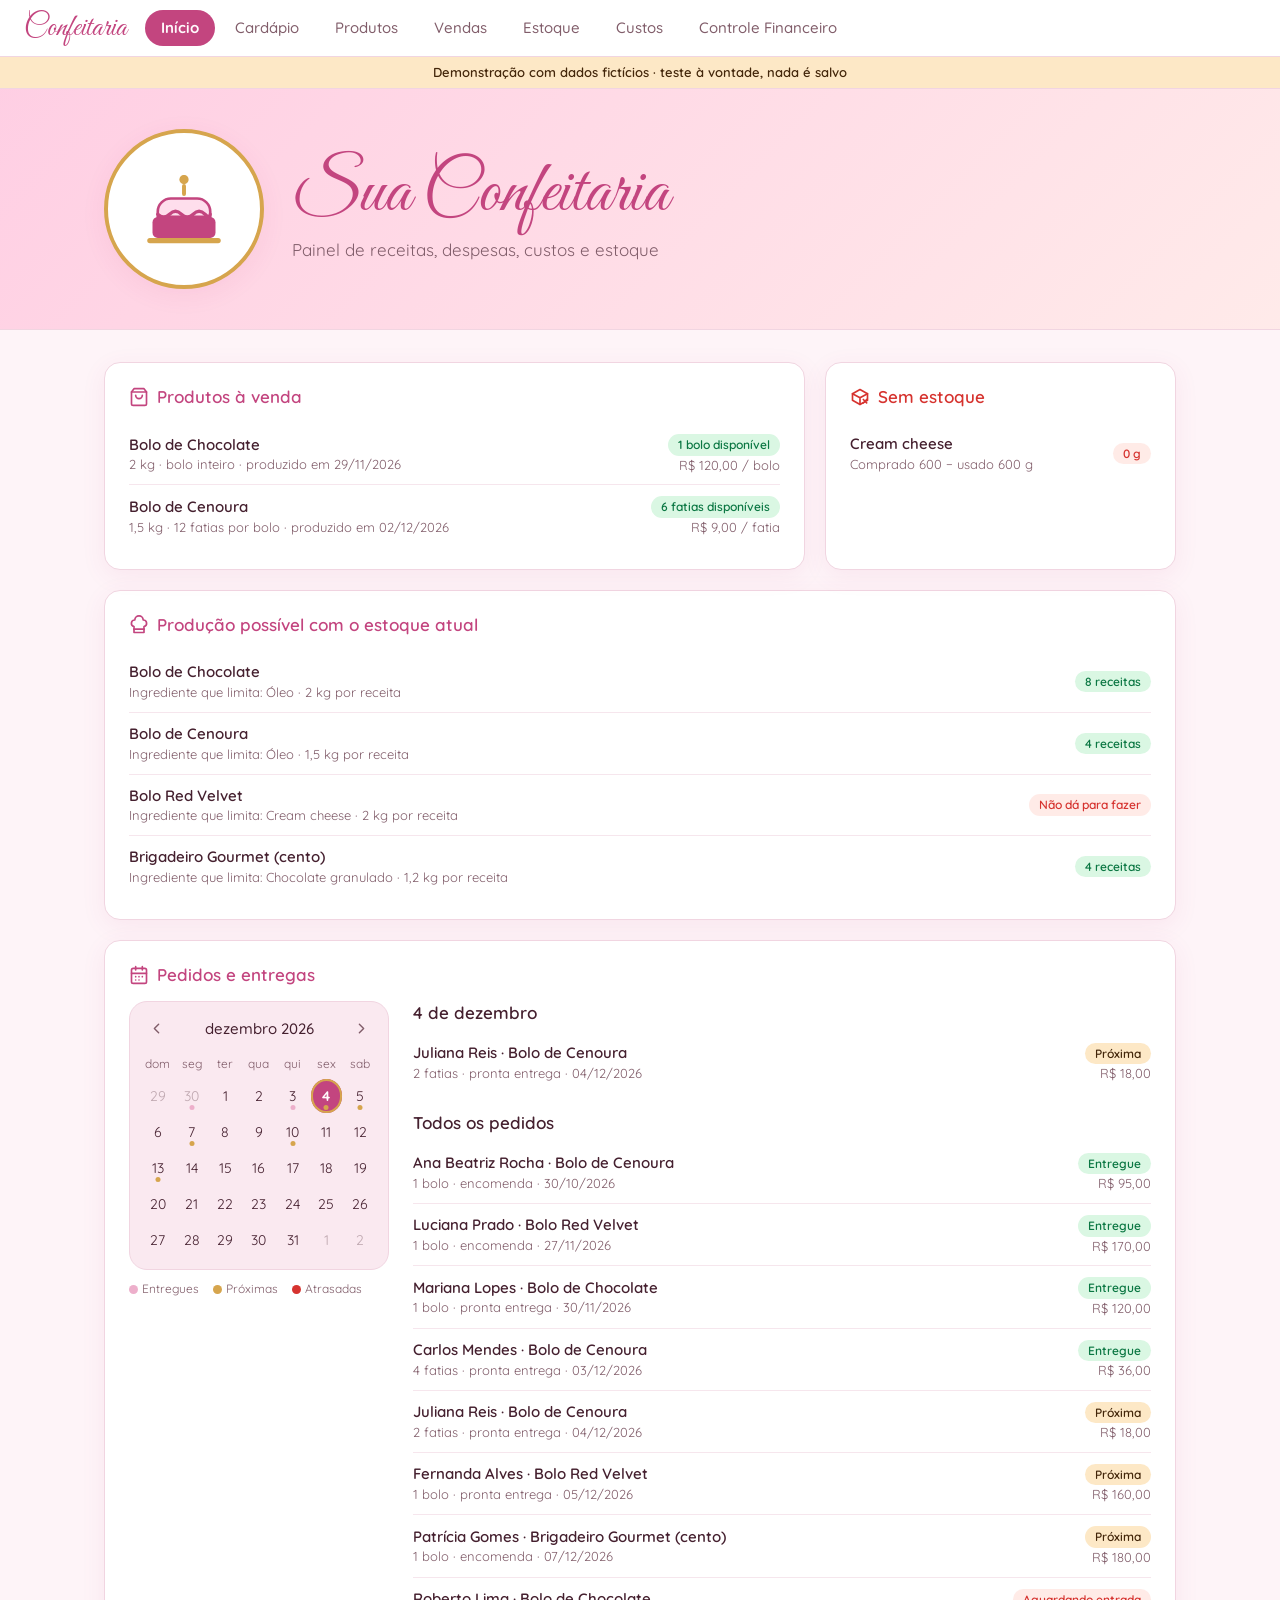
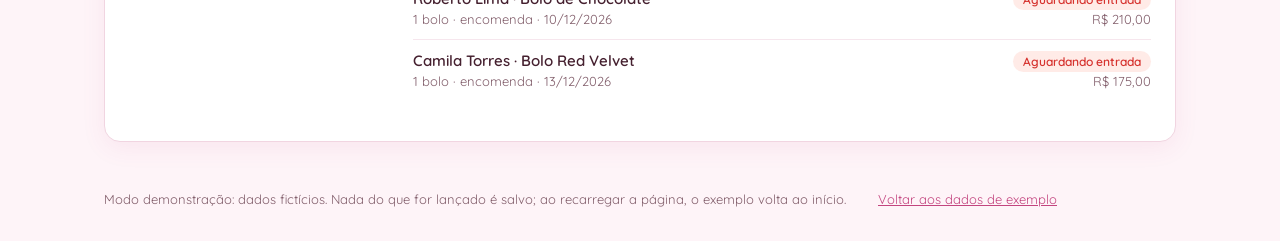
<file: confeitarias/index.html>
<!doctype html>
<html lang="pt-BR">
<head>
  <meta charset="utf-8">
  <meta name="viewport" content="width=device-width, initial-scale=1, viewport-fit=cover">
  <title>Sua Confeitaria</title>
  <meta name="description" content="Modelo de demonstração do painel de gestão para confeitarias: cardápio, vendas, encomendas, estoque com custo médio ponderado e controle financeiro.">
  <link rel="preconnect" href="https://fonts.googleapis.com">
  <link rel="preconnect" href="https://fonts.gstatic.com" crossorigin>
  <link href="https://fonts.googleapis.com/css2?family=Great+Vibes&family=Quicksand:wght@400;500;600;700&display=swap" rel="stylesheet">
  <link rel="stylesheet" href="styles.css">
</head>
<body>
  <header class="topbar">
    <a class="brand" href="#inicio">Confeitaria</a>
    <nav id="nav" class="nav"></nav>
  </header>
  <div class="demo-banner" role="note">Demonstração com dados fictícios · teste à vontade, nada é salvo</div>
  <div id="hero"></div>
  <main id="app" class="container"></main>
  <footer class="container footer">
    <span id="sync-status"></span>
    <span id="auth-slot"></span>
    <button class="link" data-action="reset">Voltar aos dados de exemplo</button>
  </footer>
  <div id="toast" class="toast" role="status" aria-live="polite"></div>
  <datalist id="dl-medidas">
    <option value="unidade"><option value="xícara"><option value="colher sopa"><option value="colher chá">
    <option value="ml"><option value="litros"><option value="g"><option value="kg"><option value="caixa"><option value="lata"><option value="pacote">
  </datalist>
  <datalist id="dl-ings"></datalist>
  <script src="app.js"></script>
  <script src="demo.js"></script>
</body>
</html>
</file>
<file: confeitarias/styles.css>
/* Layout: barra fixa de abas + coluna central de 1120px com cartões brancos sobre fundo rosado.
   Cores iguais às da versão Lovable (tema claro único, como no original). */
:root {
  color-scheme: light;
  --bg: oklch(97.5% .012 350);
  --surface: oklch(100% 0 0);
  --surface-2: oklch(95% .02 350);      /* muted */
  --surface-3: oklch(93% .04 350);      /* secondary */
  --primary: oklch(58% .17 355);
  --primary-hover: oklch(52% .17 355);
  --accent: oklch(58% .17 355);         /* títulos e links */
  --on-primary: oklch(99% .005 350);
  --secondary-fg: oklch(40% .1 355);
  --border: oklch(90% .035 350);
  --line: oklch(94% .02 350);
  --text: oklch(30% .06 355);
  --muted: oklch(52% .05 355);
  --faint: oklch(75% .03 355);
  --gold: oklch(75% .12 80);
  --gold-bg: oklch(94% .05 80);
  --gold-fg: oklch(30% .06 60);
  --danger: oklch(57.7% .2 27.325);
  --danger-hover: oklch(50% .2 27.325);
  --danger-bg: oklch(96% .03 27);
  --ok: oklch(50% .12 155);
  --ok-bg: oklch(95% .04 155);
  --dot-done: oklch(82% .08 350);
  --hero-a: oklch(90% .06 350);
  --hero-b: oklch(96% .03 20);
  --overlay: oklch(30% .06 355 / .35);
  --toast-bg: oklch(30% .06 355);
  --toast-fg: oklch(99% .005 350);
  --shadow: 0 6px 24px oklch(58% .17 355 / .08);
  --ring: oklch(58% .17 355 / .2);
  --radius: 1rem;
  --font-display: "Great Vibes", "Brush Script MT", cursive;
  --font-body: Quicksand, "Segoe UI", system-ui, sans-serif;
}

* { box-sizing: border-box; }
html, body { margin: 0; }
body {
  background: var(--bg);
  color: var(--text);
  font-family: var(--font-body);
  font-size: 15px;
  line-height: 1.45;
}
body::before { content: ""; position: fixed; inset: 0 0 auto; height: env(safe-area-inset-top, 0px); z-index: 30; background: var(--surface); }
button, input, select, textarea { font: inherit; color: inherit; }
a { color: var(--accent); }
:focus-visible { outline: 2px solid var(--accent); outline-offset: 2px; }
.container {
  max-width: 1120px; margin: 0 auto;
  padding-left: max(24px, env(safe-area-inset-left, 0px));
  padding-right: max(24px, env(safe-area-inset-right, 0px));
}

/* Topbar */
.topbar {
  position: sticky; top: env(safe-area-inset-top, 0px); z-index: 20;
  display: flex; align-items: center; gap: 18px;
  background: var(--surface); border-bottom: 1px solid var(--border);
  padding-block: 10px;
  padding-left: max(24px, env(safe-area-inset-left, 0px));
  padding-right: max(24px, env(safe-area-inset-right, 0px));
}
.brand { font-family: var(--font-display); font-size: 30px; color: var(--accent); text-decoration: none; line-height: 1; }
.nav { display: flex; gap: 4px; overflow-x: auto; scrollbar-width: none; min-width: 0; }
.nav::-webkit-scrollbar { display: none; }
.nav a {
  white-space: nowrap; text-decoration: none; color: var(--muted); font-weight: 500;
  padding: 7px 16px; border-radius: 999px; transition: background .15s, color .15s;
}
.nav a:hover { color: var(--accent); background: var(--surface-2); }
.nav a.active { background: var(--primary); color: var(--on-primary); font-weight: 700; }

/* Hero */
.hero { background: linear-gradient(135deg, var(--hero-a), var(--hero-b)); border-bottom: 1px solid var(--border); }
.hero .container { display: flex; align-items: center; gap: 28px; padding-block: 40px; }
.avatar {
  width: 160px; height: 160px; border-radius: 50%; flex: none; cursor: pointer;
  border: 4px solid var(--gold); background: var(--surface); overflow: hidden; position: relative;
  display: grid; place-items: center; box-shadow: var(--shadow);
}
.avatar img { width: 100%; height: 100%; object-fit: cover; }
.avatar .logo { font-family: var(--font-display); font-size: 54px; color: var(--accent); }
.avatar .hint {
  position: absolute; inset: auto 0 0 0; font-size: 11px; text-align: center; padding: 4px 0 8px;
  background: var(--surface); color: var(--accent); opacity: 0; transition: opacity .15s;
}
.avatar:hover .hint { opacity: .92; }
.hero h1 { font-family: var(--font-display); font-weight: 400; color: var(--accent); font-size: 72px; margin: 0; line-height: 1.1; }
.hero p { margin: 4px 0 0; color: var(--muted); font-size: 17px; }

/* Page head */
.page-head { display: flex; align-items: flex-start; justify-content: space-between; gap: 16px; padding-block: 32px 20px; }
.page-head h1 { font-family: var(--font-display); font-weight: 400; color: var(--accent); font-size: 52px; margin: 0; line-height: 1.1; }
.page-head p { margin: 2px 0 0; color: var(--muted); }
main { padding-bottom: 40px; }

/* Cards & grid */
.card { background: var(--surface); border: 1px solid var(--border); border-radius: var(--radius); padding: 22px 24px; box-shadow: var(--shadow); min-width: 0; }
.card + .card { margin-top: 20px; }
.card-title { display: flex; align-items: center; gap: 8px; margin: 0 0 14px; font-size: 17px; font-weight: 600; color: var(--accent); text-wrap: balance; }
.card-title.danger { color: var(--danger); }
.card-title svg { width: 20px; height: 20px; flex: none; }
.grid { display: grid; gap: 20px; }
.grid-2 { grid-template-columns: repeat(2, minmax(0, 1fr)); }
.grid-3 { grid-template-columns: repeat(3, minmax(0, 1fr)); }
.grid-home { grid-template-columns: 2fr 1fr; margin-top: 32px; }
.grid > .card + .card { margin-top: 0; }
.span-all { grid-column: 1 / -1; }
.muted { color: var(--muted); }
.small { font-size: 13px; }
.mt { margin-top: 20px; }
.empty { text-align: center; color: var(--muted); padding: 24px 0; }

/* Buttons */
.btn {
  display: inline-flex; align-items: center; gap: 6px; border: 0; cursor: pointer;
  border-radius: 999px; padding: 9px 18px; font-weight: 600; font-size: 14px; white-space: nowrap;
  transition: background .15s, opacity .15s;
}
.btn svg { width: 16px; height: 16px; }
.btn.primary { background: var(--primary); color: var(--on-primary); box-shadow: 0 4px 12px var(--ring); }
.btn.primary:hover { background: var(--primary-hover); }
.btn.soft { background: var(--surface-3); color: var(--secondary-fg); }
.btn.soft:hover { background: var(--surface-3); }
.btn.ghost { background: transparent; color: var(--text); }
.btn.ghost:hover { background: var(--surface-2); }
.btn.ok { background: var(--ok); color: var(--on-primary); }
.btn.danger { background: var(--danger); color: var(--on-primary); }
.btn.danger:hover { background: var(--danger-hover); }
.btn.sm { padding: 5px 12px; font-size: 13px; }
.icon-btn {
  border: 0; background: transparent; cursor: pointer; padding: 6px; border-radius: 10px; color: var(--muted);
  display: inline-grid; place-items: center;
}
.icon-btn:hover { background: var(--surface-2); color: var(--accent); }
.icon-btn.danger:hover { background: var(--danger-bg); color: var(--danger); }
.icon-btn svg { width: 17px; height: 17px; }
.link { background: none; border: 0; color: var(--accent); cursor: pointer; text-decoration: underline; padding: 0; font-size: 13px; }

/* Forms */
.form-card { border-color: var(--primary); }
.form-card h3 { margin: 0 0 16px; color: var(--accent); font-size: 17px; font-weight: 600; }
.form-grid { display: grid; grid-template-columns: repeat(2, minmax(0, 1fr)); gap: 14px 18px; }
.form-grid.three { grid-template-columns: repeat(3, minmax(0, 1fr)); }
.field { display: flex; flex-direction: column; gap: 4px; min-width: 0; }
.field > span { font-size: 13px; color: var(--muted); font-weight: 500; }
.input, select.input {
  width: 100%; border: 1px solid var(--border); background: var(--surface); border-radius: 12px;
  padding: 9px 12px; outline: none; transition: border-color .15s, box-shadow .15s;
}
select.input { background: var(--surface-2); }
.input:focus { border-color: var(--primary); box-shadow: 0 0 0 3px var(--ring); }
.check { display: inline-flex; align-items: center; gap: 8px; cursor: pointer; font-weight: 500; }
.check input { width: 17px; height: 17px; accent-color: var(--primary); }
.form-actions { display: flex; gap: 8px; align-items: center; margin-top: 18px; flex-wrap: wrap; }
.note { font-size: 13px; color: var(--muted); margin-top: 10px; }
.preview { margin-top: 16px; background: var(--surface-2); border-radius: 14px; padding: 12px 16px; font-size: 14px; }
.preview:empty { display: none; }
.preview .row { display: flex; justify-content: space-between; gap: 12px; padding: 2px 0; }
.warn { color: var(--danger); }
.warn-box { background: var(--danger-bg); color: var(--danger); border-radius: 12px; padding: 10px 14px; font-size: 13px; margin-top: 10px; }
.warn-box ul { margin: 4px 0 0; padding-left: 18px; }

/* Recipe form */
.part { background: var(--surface-2); border-radius: 16px; padding: 14px; margin-top: 14px; }
.part-head { display: flex; gap: 8px; align-items: center; margin-bottom: 8px; }
.part-head .input { max-width: 260px; font-weight: 600; }
.ing-row { display: grid; grid-template-columns: 90px 140px 1fr 36px; gap: 8px; align-items: center; margin-bottom: 6px; }
.ing-row.head { font-size: 12px; color: var(--muted); margin-bottom: 2px; }
.rend { display: flex; align-items: center; gap: 8px; margin-top: 16px; font-weight: 600; }
.rend .input { width: 100px; }

/* Recipe card */
.recipe-head { display: flex; align-items: center; justify-content: space-between; gap: 8px; flex-wrap: wrap; }
.recipe-head .card-title { margin: 0; }
.recipe-actions { display: flex; align-items: center; gap: 2px; }
.part-title { margin: 18px 0 6px; font-weight: 600; font-size: 16px; }
.yield { margin-top: 16px; background: var(--surface-2); border-radius: 14px; padding: 12px 16px; font-weight: 600; }
.yield b { color: var(--accent); }

/* Tables */
.table-wrap { overflow-x: auto; }
table { width: 100%; border-collapse: collapse; font-size: 14px; font-variant-numeric: tabular-nums; }
th { text-align: left; font-size: 12px; font-weight: 600; color: var(--muted); padding: 8px 10px; border-bottom: 1px solid var(--border); white-space: nowrap; }
td { padding: 9px 10px; border-bottom: 1px solid var(--line); vertical-align: middle; }
table.compact th, table.compact td { padding: 6px 0; }
td.num, th.num { text-align: right; white-space: nowrap; }
tfoot td { font-weight: 700; border-top: 2px solid var(--surface-3); border-bottom: 0; background: var(--surface-2); }
tfoot td:first-child { border-radius: 12px 0 0 12px; }
tfoot td:last-child { border-radius: 0 12px 12px 0; }
tr.zero td { background: var(--danger-bg); }
.sub { display: block; font-size: 12px; color: var(--muted); }
.ing-name { display: inline-flex; align-items: center; gap: 8px; font-weight: 500; }
.ing-name svg { width: 15px; height: 15px; color: var(--accent); flex: none; }

/* Pills */
.pill { display: inline-block; font-size: 12px; font-weight: 600; padding: 2px 10px; border-radius: 999px; background: var(--surface-2); color: var(--accent); white-space: nowrap; }
.pill.ok { background: var(--ok-bg); color: var(--ok); }
.pill.gold { background: var(--gold-bg); color: var(--gold-fg); }
.pill.danger { background: var(--danger-bg); color: var(--danger); }

/* Lists */
.list { list-style: none; margin: 0; padding: 0; }
.list li { display: flex; justify-content: space-between; align-items: center; gap: 12px; padding: 10px 0; border-bottom: 1px solid var(--line); }
.list li:last-child { border-bottom: 0; }
.list .title { font-weight: 600; }

/* Stats */
.stats { display: grid; grid-template-columns: repeat(4, minmax(0, 1fr)); gap: 16px; margin-bottom: 20px; }
.stat { background: var(--surface); border: 1px solid var(--border); border-radius: 16px; padding: 14px 18px; min-width: 0; }
.stat span { display: block; font-size: 13px; color: var(--muted); }
.stat b { font-size: 22px; color: var(--accent); font-variant-numeric: tabular-nums; }
.stat.ok b { color: var(--ok); }

/* Kv rows */
.kv { display: flex; justify-content: space-between; gap: 10px; padding: 6px 0; border-bottom: 1px solid var(--line); font-size: 14px; }
.kv:last-of-type { border-bottom: 0; }
.kv b { font-weight: 600; }
.total-box { margin-top: 12px; display: flex; justify-content: space-between; gap: 10px; background: var(--surface-2); border-radius: 14px; padding: 12px 16px; font-weight: 700; }
.total-box b { color: var(--accent); }

/* Tabs inside page */
.subtabs { display: inline-flex; flex-wrap: wrap; gap: 4px; background: var(--surface-2); padding: 4px; border-radius: 20px; margin-bottom: 16px; }
.subtabs button { border: 0; background: transparent; padding: 6px 14px; border-radius: 999px; cursor: pointer; font-weight: 600; color: var(--muted); }
.subtabs button.active { background: var(--surface); color: var(--accent); box-shadow: 0 2px 6px var(--ring); }

/* Calendar */
.cal-wrap { display: grid; grid-template-columns: 260px minmax(0, 1fr); gap: 24px; }
.cal { border: 1px solid var(--border); border-radius: 18px; padding: 12px; background: var(--surface-2); }
.cal-head { display: flex; justify-content: space-between; align-items: center; margin-bottom: 8px; font-weight: 500; }
.cal-grid { display: grid; grid-template-columns: repeat(7, 1fr); gap: 2px; text-align: center; }
.cal-grid .dow { font-size: 12px; color: var(--muted); padding: 4px 0; }
.cal-day {
  position: relative; border: 0; background: transparent; cursor: pointer; height: 34px; border-radius: 50%;
  font-size: 14px; display: grid; place-items: center;
}
.cal-day:hover { background: var(--surface-3); }
.cal-day.out { color: var(--faint); }
.cal-day.today { outline: 2px solid var(--gold); outline-offset: -2px; }
.cal-day.sel { background: var(--primary); color: var(--on-primary); font-weight: 700; }
.cal-day .dots { position: absolute; bottom: 3px; left: 50%; transform: translateX(-50%); display: flex; gap: 2px; }
.cal-day .dots i { width: 5px; height: 5px; border-radius: 50%; display: block; }
.dot-done { background: var(--dot-done); }
.dot-next { background: var(--gold); }
.dot-late { background: var(--danger); }
.legend { display: flex; flex-wrap: wrap; gap: 14px; font-size: 12px; color: var(--muted); margin-top: 10px; }
.legend i { display: inline-block; width: 9px; height: 9px; border-radius: 50%; margin-right: 4px; vertical-align: middle; }
.day-list h4 { margin: 0 0 6px; font-size: 17px; font-weight: 600; }
.day-list h4 + .list, .day-list h4 + p { margin-bottom: 18px; }

/* Modal */
.modal-backdrop {
  position: fixed; inset: 0; z-index: 60; background: var(--overlay); display: grid; place-items: center;
  padding: max(16px, env(safe-area-inset-top, 0px)) max(16px, env(safe-area-inset-right, 0px)) max(16px, env(safe-area-inset-bottom, 0px)) max(16px, env(safe-area-inset-left, 0px));
}
.modal { background: var(--surface); border: 1px solid var(--border); border-radius: var(--radius); padding: 22px 24px; width: 100%; max-width: 460px; box-shadow: 0 20px 50px rgba(0,0,0,.25); }
.modal h3 { margin: 0 0 8px; color: var(--accent); font-size: 18px; font-weight: 700; }
.modal-body { color: var(--text); font-size: 14px; }
.modal-extra { margin-top: 14px; display: flex; flex-direction: column; gap: 10px; align-items: flex-start; }
.backup-text { min-height: 120px; resize: vertical; font-size: 12px; font-family: ui-monospace, Consolas, monospace; }

/* Footer & toast */
.footer { display: flex; flex-wrap: wrap; gap: 16px; align-items: center; padding-block: 8px 32px; font-size: 13px; color: var(--muted); }
.toast {
  position: fixed; bottom: calc(24px + env(safe-area-inset-bottom, 0px)); left: 50%; transform: translateX(-50%) translateY(20px);
  background: var(--toast-bg); color: var(--toast-fg); padding: 10px 18px; border-radius: 12px; font-size: 14px;
  opacity: 0; pointer-events: none; transition: opacity .2s, transform .2s; z-index: 70; max-width: calc(100% - 32px);
}
.toast.show { opacity: 1; transform: translateX(-50%) translateY(0); }
.toast.error { background: var(--danger); color: var(--on-primary); }

.modal-extra .field { width: 100%; }
#auth-slot { display: inline-flex; gap: 8px; align-items: center; }
.head-actions { display: flex; align-items: flex-end; gap: 12px; flex-wrap: wrap; }
.mes-filter { min-width: 190px; }

.modal-links { display: flex; flex-wrap: wrap; gap: 16px; }
.btn:disabled { opacity: .45; cursor: not-allowed; box-shadow: none; }
.entrada-check { font-size: 13px; margin-right: 6px; white-space: nowrap; }
.entrada-check input { width: 15px; height: 15px; }
input[readonly].input { background: var(--surface-2); color: var(--muted); }
.readonly .entrada-check { display: none !important; }

/* Cliente: só exclui vendas; não restaura nem importa dados */
.papel-cliente [data-action$="-del"]:not([data-action="sale-del"]),
.papel-cliente [data-action="reset"], .papel-cliente [data-action="import"] { display: none !important; }

/* Somente visualização: esconde o que altera dados */
.readonly [data-action$="-new"], .readonly [data-action$="-del"], .readonly [data-action$="-edit"],
.readonly [data-action="sale-deliver"], .readonly [data-action="sale-undo"],
.readonly [data-action="import"], .readonly [data-action="reset"], .readonly [data-field] { display: none !important; }
.readonly .avatar { pointer-events: none; }
.readonly .avatar .hint { display: none; }

@media (prefers-reduced-motion: reduce) {
  * { transition: none !important; }
}
@media (max-width: 860px) {
  .grid-2, .grid-3, .grid-home, .cal-wrap { grid-template-columns: minmax(0, 1fr); }
  .stats { grid-template-columns: repeat(2, minmax(0, 1fr)); }
  .form-grid.three { grid-template-columns: repeat(2, minmax(0, 1fr)); }
}
@media (max-width: 600px) {
  .container, .topbar {
    padding-left: max(16px, env(safe-area-inset-left, 0px));
    padding-right: max(16px, env(safe-area-inset-right, 0px));
  }
  .topbar { gap: 10px; }
  .hero .container { flex-direction: column; text-align: center; padding-block: 28px; }
  .hero h1 { font-size: 54px; }
  .avatar { width: 128px; height: 128px; }
  .page-head { flex-direction: column; }
  .page-head h1 { font-size: 44px; }
  .form-grid, .form-grid.three { grid-template-columns: minmax(0, 1fr); }
  .ing-row { grid-template-columns: 70px 1fr 36px; }
  .ing-row > :nth-child(3) { grid-column: 1 / 3; }
  .ing-row.head { display: none; }
  .card { padding: 18px 16px; }
}

/* Faixa do modo demonstração */
.demo-banner {
  background: var(--gold-bg); color: var(--gold-fg); text-align: center; font-size: 13px; font-weight: 600;
  padding-block: 6px; border-bottom: 1px solid var(--border);
  padding-left: max(16px, env(safe-area-inset-left, 0px)); padding-right: max(16px, env(safe-area-inset-right, 0px));
}
</file>
